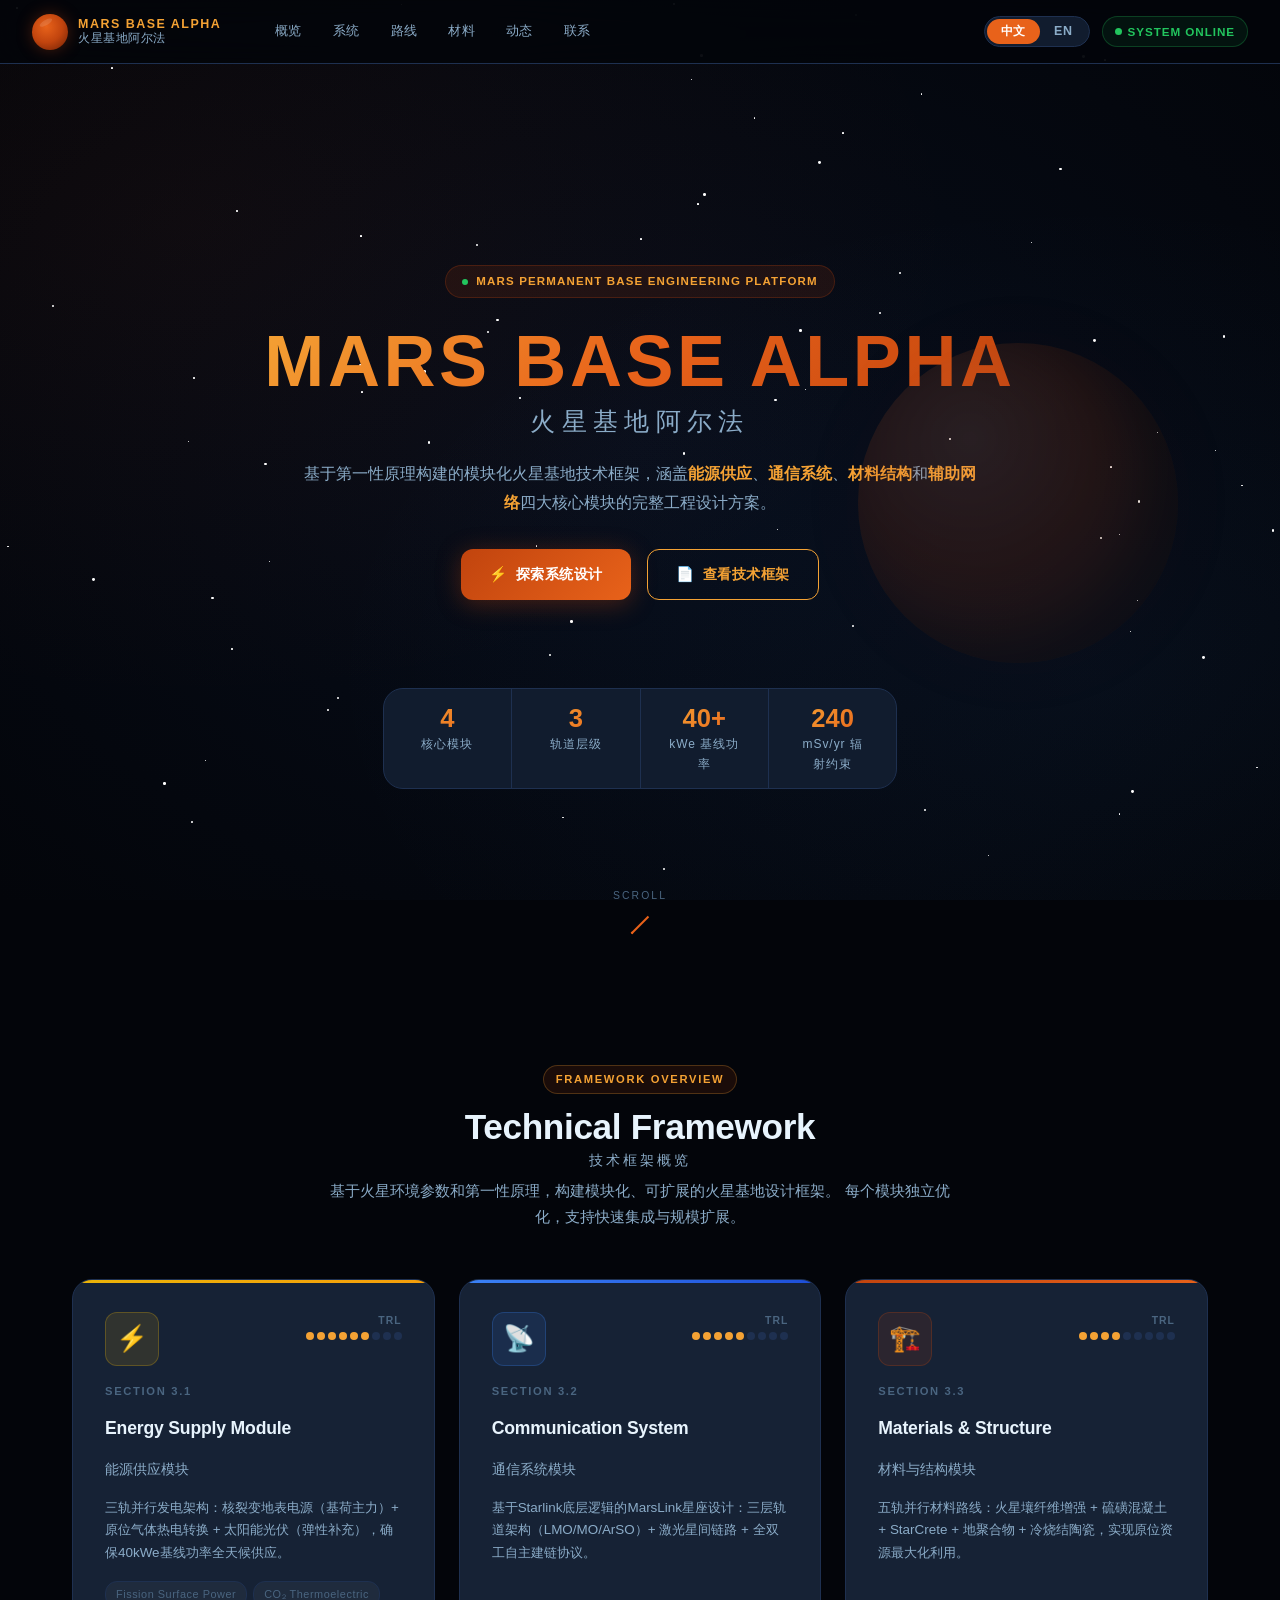
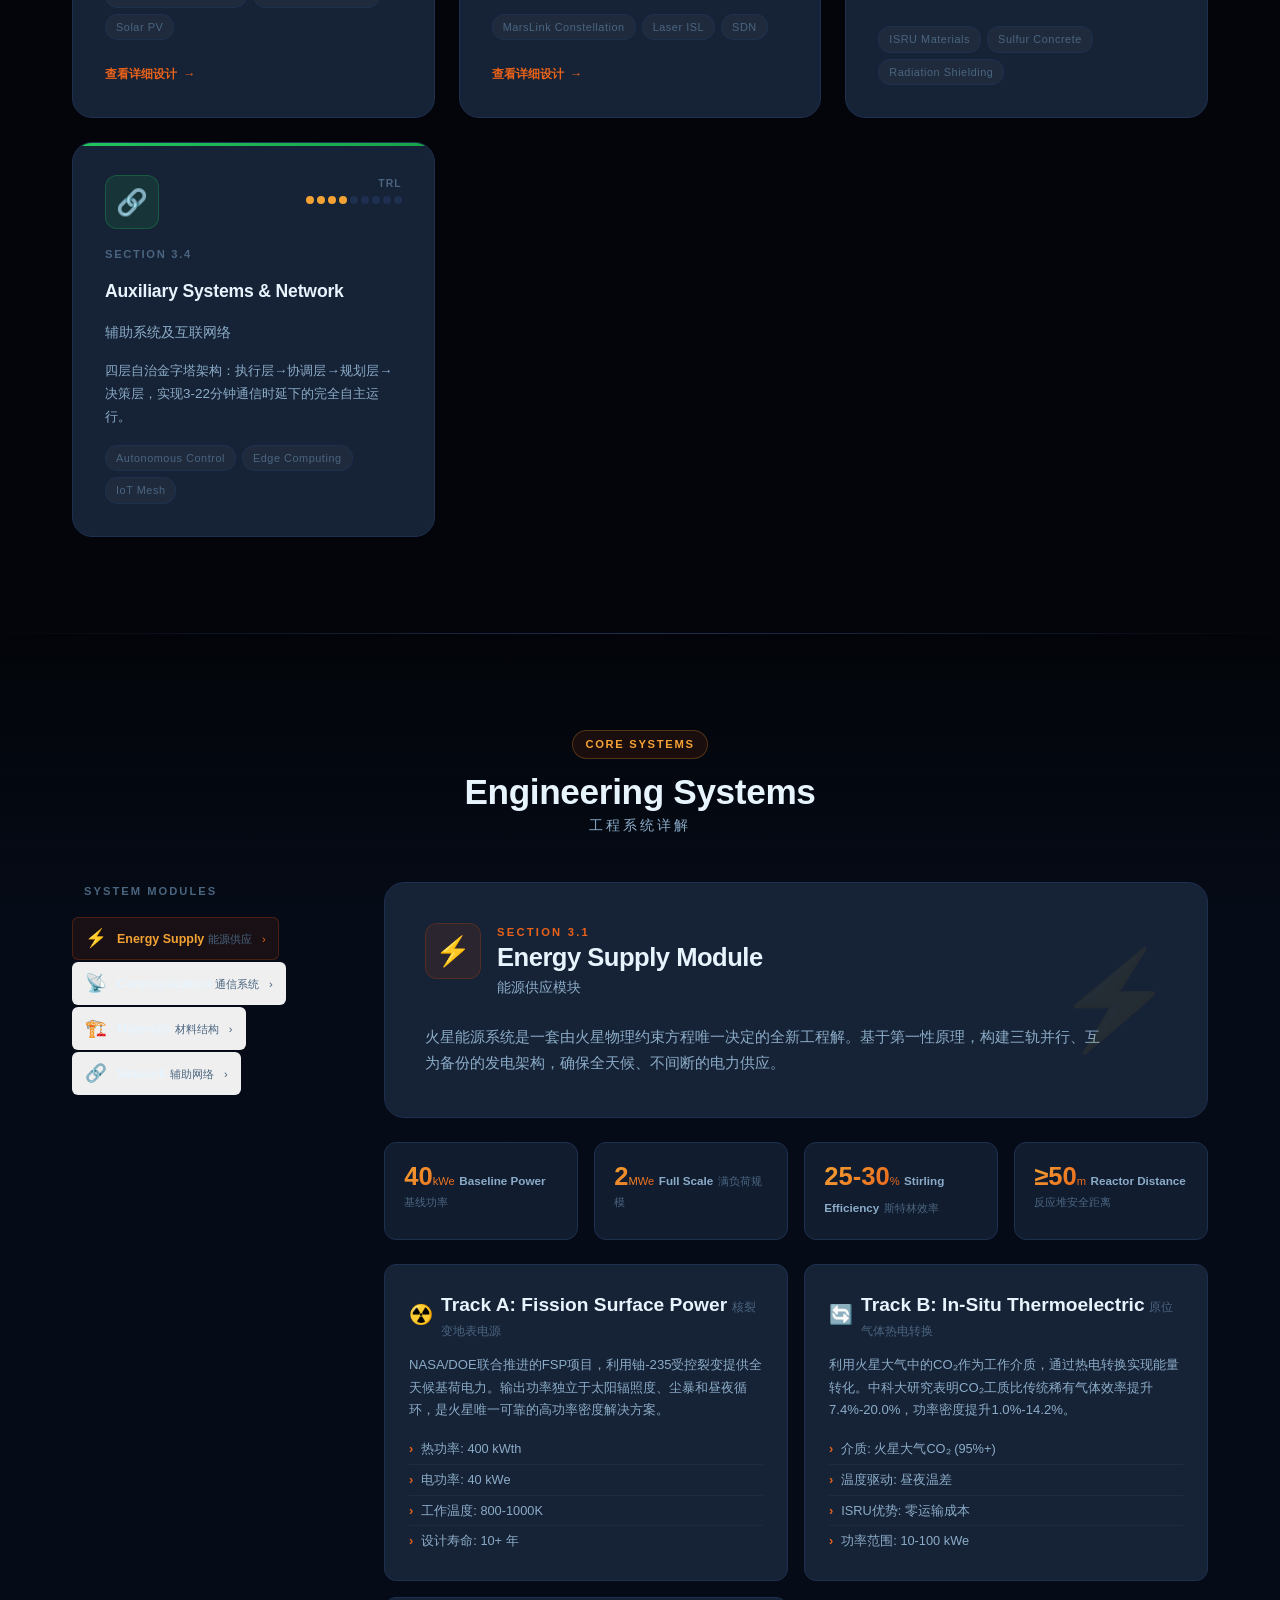
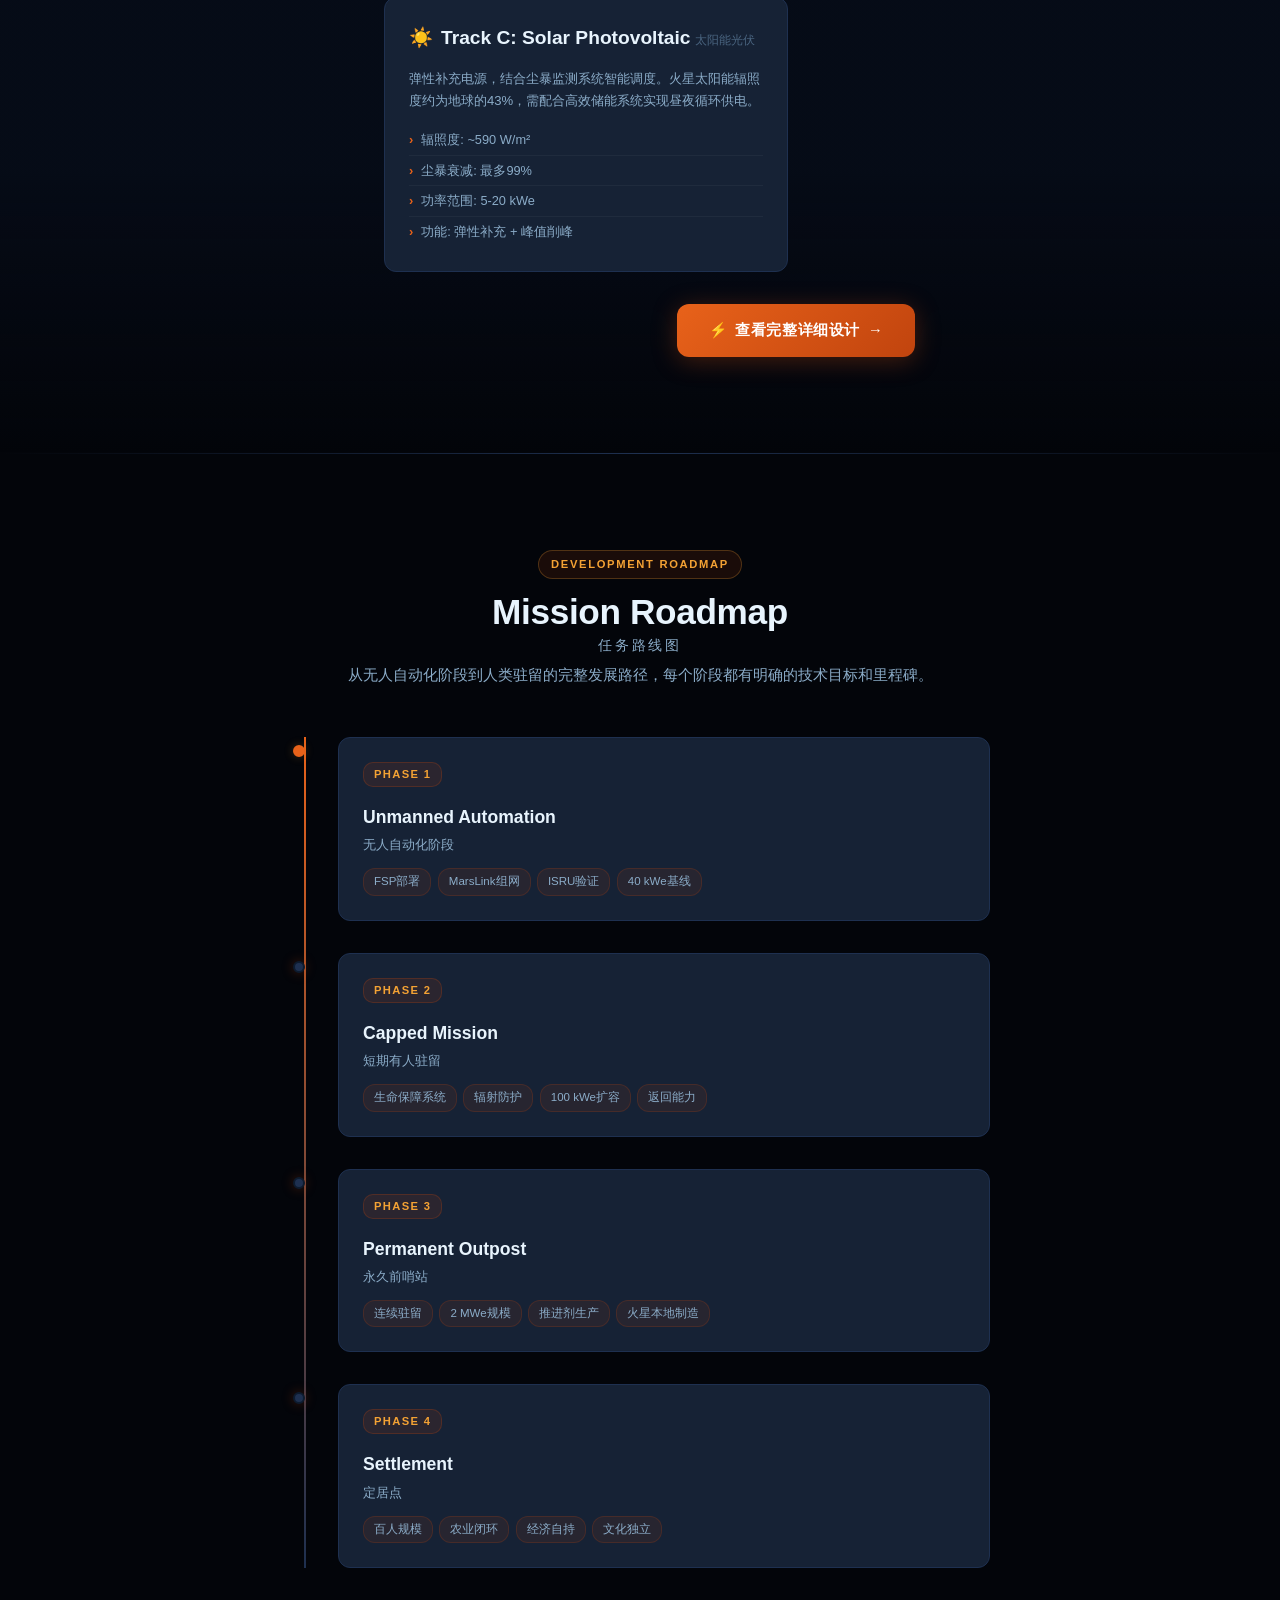
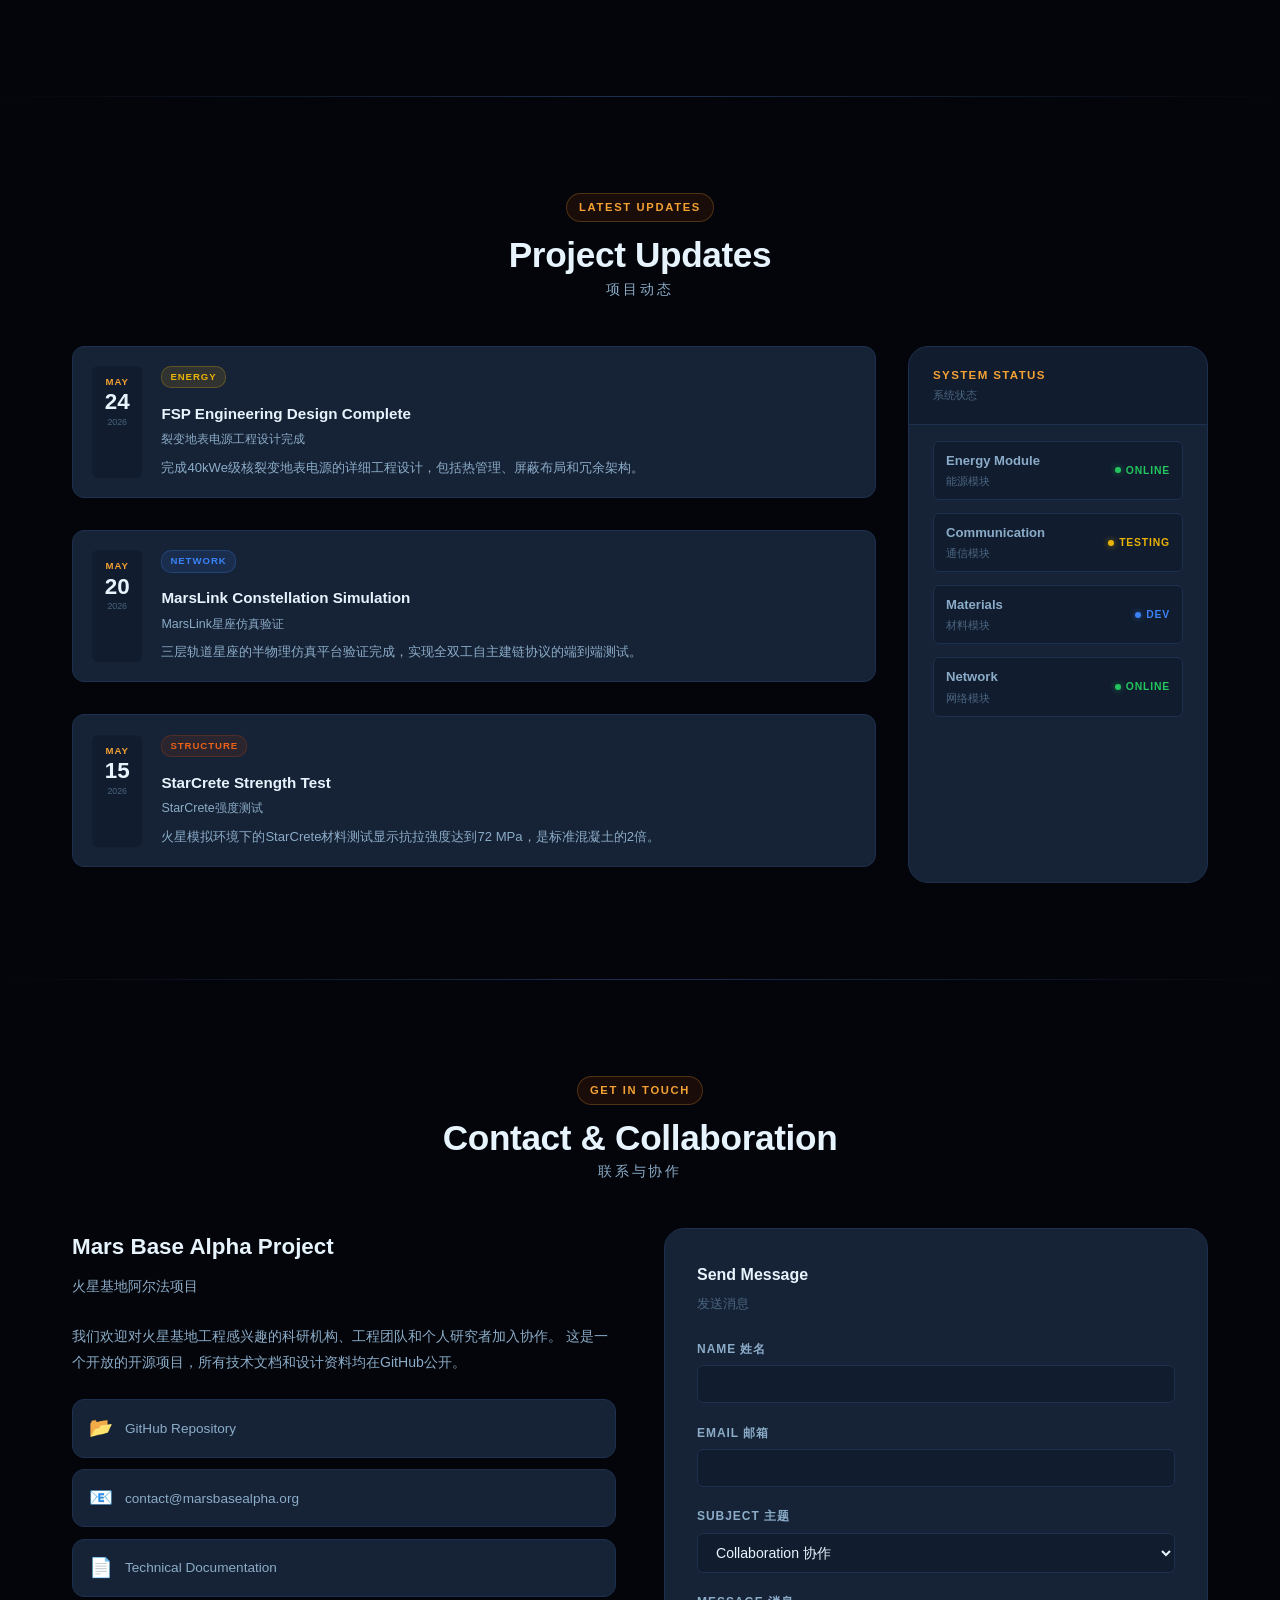
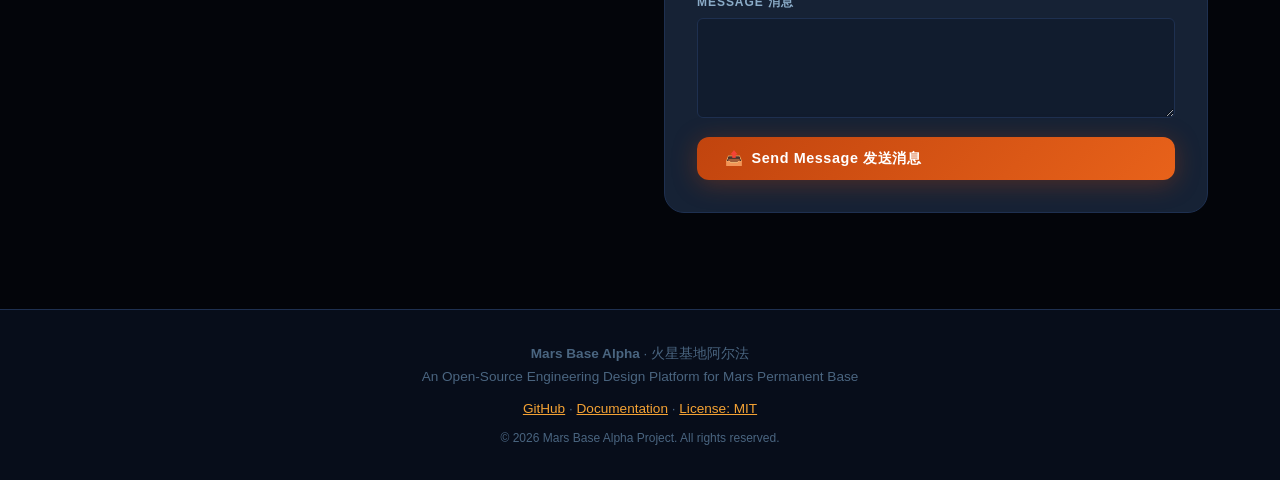
<file: index.html>
﻿
            <div style="text-align:center;margin-top:1.5rem;">
              <a href="materials.html" class="btn-detail" style="display:inline-flex;align-items:center;gap:8px;padding:10px 28px;background:rgba(193,68,14,0.12);border:1px solid rgba(193,68,14,0.4);border-radius:30px;color:#f4a234;font-size:0.85rem;font-weight:600;text-decoration:none;transition:all 0.3s;">
                <span class="zh">查看完整详细设计 →</span><span class="en">View Full Detailed Design →</span>
              </a>
            </div><!DOCTYPE html>
<html lang="zh-CN">
<head>
  <meta charset="UTF-8" />
  <meta name="viewport" content="width=device-width, initial-scale=1.0" />
  <title>Mars Base Alpha · 火星基地阿尔法 | Engineering Design Platform</title>
  <meta name="description" content="火星永久基地工程设计平台 | Mars Permanent Base Engineering Design Platform — Energy · Structure · Auxiliary Systems · Inter-Network" />
  
  <!-- Accessibility & SEO -->
  <meta name="theme-color" content="#c1440e" />
  <link rel="canonical" href="https://eugenewang126-afk.github.io/eugene-WANG/" />
  
  <!-- Styles -->
  <link rel="stylesheet" href="css/styles.css" />
  <link rel="stylesheet" href="css/responsive.css" />
  
  <!-- Open Graph -->
  <meta property="og:title" content="Mars Base Alpha · 火星基地阿尔法" />
  <meta property="og:description" content="火星永久基地工程设计平台 — 基于第一性原理的模块化技术框架" />
  <meta property="og:type" content="website" />
  <meta property="og:locale" content="zh_CN" />
</head>
<body>
  <!-- Skip Link for Accessibility -->
  <a href="#main-content" class="skip-link">跳转到主要内容</a>
  
  <!-- Stars Background Layer -->
  <div class="stars-layer" aria-hidden="true" id="stars-container"></div>
  
  <!-- Navigation -->
  <header>
    <nav id="navbar" role="navigation" aria-label="主导航">
      <a href="#" class="nav-logo" aria-label="Mars Base Alpha 首页">
        <div class="nav-logo-icon" aria-hidden="true"></div>
        <div class="nav-logo-text">
          <span class="nav-logo-en">Mars Base Alpha</span>
          <span class="nav-logo-zh">火星基地阿尔法</span>
        </div>
      </a>
      
      <div class="nav-links" role="menubar">
        <a href="#overview" class="nav-link active" role="menuitem">概览</a>
        <a href="#systems" class="nav-link" role="menuitem">系统</a>
        <a href="#roadmap" class="nav-link" role="menuitem">路线</a>
        <a href="#materials" class="nav-link" role="menuitem">材料</a>
        <a href="#updates" class="nav-link" role="menuitem">动态</a>
        <a href="#contact" class="nav-link" role="menuitem">联系</a>
      </div>
      
      <div class="nav-right">
        <div class="lang-toggle" role="group" aria-label="语言切换">
          <button class="lang-btn active" data-lang="zh" aria-pressed="true">中文</button>
          <button class="lang-btn" data-lang="en" aria-pressed="false">EN</button>
        </div>
        <div class="sys-status" role="status" aria-live="polite">
          <span class="status-dot" aria-hidden="true"></span>
          <span>SYSTEM ONLINE</span>
        </div>
      </div>
      
      <button class="mobile-menu-btn" aria-label="打开菜单" aria-expanded="false" aria-controls="mobile-menu">
        ☰
      </button>
    </nav>
  </header>
  
  <!-- Main Content -->
  <main id="main-content">
    
    <!-- Hero Section -->
    <section id="hero" aria-labelledby="hero-title">
      <div class="hero-mars-planet" aria-hidden="true"></div>
      
      <div class="hero-badge">
        <span class="hero-badge-dot" aria-hidden="true"></span>
        <span>Mars Permanent Base Engineering Platform</span>
      </div>
      
      <h1 id="hero-title" class="hero-title">
        <span class="hero-title-en">Mars Base Alpha</span>
        <span class="hero-title-zh">火星基地阿尔法</span>
      </h1>
      
      <p class="hero-subtitle">
        基于第一性原理构建的模块化火星基地技术框架，涵盖<strong>能源供应</strong>、<strong>通信系统</strong>、<strong>材料结构</strong>和<strong>辅助网络</strong>四大核心模块的完整工程设计方案。
      </p>
      
      <div class="hero-cta-group" role="group" aria-label="主要操作">
        <a href="#systems" class="btn-primary">
          <span aria-hidden="true">⚡</span> 探索系统设计
        </a>
        <a href="#overview" class="btn-secondary">
          <span aria-hidden="true">📄</span> 查看技术框架
        </a>
      </div>
      
      <div class="hero-stats" role="region" aria-label="关键数据">
        <div class="stat-item">
          <span class="stat-value">4</span>
          <span class="stat-label">核心模块</span>
        </div>
        <div class="stat-item">
          <span class="stat-value">3</span>
          <span class="stat-label">轨道层级</span>
        </div>
        <div class="stat-item">
          <span class="stat-value">40+</span>
          <span class="stat-label">kWe 基线功率</span>
        </div>
        <div class="stat-item">
          <span class="stat-value">240</span>
          <span class="stat-label">mSv/yr 辐射约束</span>
        </div>
      </div>
      
      <div class="scroll-hint" aria-hidden="true">
        <span>SCROLL</span>
        <div class="scroll-arrow"></div>
      </div>
    </section>
    
    <!-- Overview Section -->
    <section id="overview" aria-labelledby="overview-title">
      <div class="section-container">
        <header class="section-header">
          <span class="section-tag">Framework Overview</span>
          <h2 id="overview-title" class="section-title">
            <span class="en">Technical Framework</span>
            <span class="zh">技术框架概览</span>
          </h2>
          <p class="section-desc">
            基于火星环境参数和第一性原理，构建模块化、可扩展的火星基地设计框架。
            每个模块独立优化，支持快速集成与规模扩展。
          </p>
        </header>
        
        <div class="module-grid">
          <!-- Energy Module -->
          <a href="energy.html" class="module-card" tabindex="0" style="--card-accent: linear-gradient(90deg, #eab308, #f59e0b); --card-glow: rgba(234, 179, 8, 0.08); text-decoration: none; color: inherit;">
            <div class="module-card-header">
              <div class="module-icon-wrap" style="--icon-bg: rgba(234, 179, 8, 0.12); --icon-border: rgba(234, 179, 8, 0.25);">
                <span aria-hidden="true">⚡</span>
              </div>
              <div class="module-trl">
                <span class="trl-label">TRL</span>
                <div class="trl-bar" aria-label="技术成熟度: 6/9">
                  <span class="trl-dot filled" aria-hidden="true"></span>
                  <span class="trl-dot filled" aria-hidden="true"></span>
                  <span class="trl-dot filled" aria-hidden="true"></span>
                  <span class="trl-dot filled" aria-hidden="true"></span>
                  <span class="trl-dot filled" aria-hidden="true"></span>
                  <span class="trl-dot filled" aria-hidden="true"></span>
                  <span class="trl-dot" aria-hidden="true"></span>
                  <span class="trl-dot" aria-hidden="true"></span>
                  <span class="trl-dot" aria-hidden="true"></span>
                </div>
              </div>
            </div>
            <span class="module-section-id">Section 3.1</span>
            <h3 class="module-title-en">Energy Supply Module</h3>
            <p class="module-title-zh">能源供应模块</p>
            <p class="module-desc">
              三轨并行发电架构：核裂变地表电源（基荷主力）+ 原位气体热电转换 + 太阳能光伏（弹性补充），确保40kWe基线功率全天候供应。
            </p>
            <div class="module-tags">
              <span class="module-tag">Fission Surface Power</span>
              <span class="module-tag">CO₂ Thermoelectric</span>
              <span class="module-tag">Solar PV</span>
            </div>
            <div class="module-arrow">查看详细设计 <span aria-hidden="true">→</span></div>
          </a>
          
          <!-- Communication Module -->
          <a href="communication.html" class="module-card" tabindex="0" style="--card-accent: linear-gradient(90deg, #3b82f6, #1d4ed8); --card-glow: rgba(59, 130, 246, 0.08); text-decoration: none; color: inherit;">
            <div class="module-card-header">
              <div class="module-icon-wrap" style="--icon-bg: rgba(59, 130, 246, 0.12); --icon-border: rgba(59, 130, 246, 0.25);">
                <span aria-hidden="true">📡</span>
              </div>
              <div class="module-trl">
                <span class="trl-label">TRL</span>
                <div class="trl-bar" aria-label="技术成熟度: 5/9">
                  <span class="trl-dot filled" aria-hidden="true"></span>
                  <span class="trl-dot filled" aria-hidden="true"></span>
                  <span class="trl-dot filled" aria-hidden="true"></span>
                  <span class="trl-dot filled" aria-hidden="true"></span>
                  <span class="trl-dot filled" aria-hidden="true"></span>
                  <span class="trl-dot" aria-hidden="true"></span>
                  <span class="trl-dot" aria-hidden="true"></span>
                  <span class="trl-dot" aria-hidden="true"></span>
                  <span class="trl-dot" aria-hidden="true"></span>
                </div>
              </div>
            </div>
            <span class="module-section-id">Section 3.2</span>
            <h3 class="module-title-en">Communication System</h3>
            <p class="module-title-zh">通信系统模块</p>
            <p class="module-desc">
              基于Starlink底层逻辑的MarsLink星座设计：三层轨道架构（LMO/MO/ArSO）+ 激光星间链路 + 全双工自主建链协议。
            </p>
            <div class="module-tags">
              <span class="module-tag">MarsLink Constellation</span>
              <span class="module-tag">Laser ISL</span>
              <span class="module-tag">SDN</span>
            </div>
            <div class="module-arrow">查看详细设计 <span aria-hidden="true">→</span></div>
          </a>
          
          <!-- Materials Module -->
          <a class="module-card" href="materials.html" tabindex="0" style="--card-accent: linear-gradient(90deg, #c1440e, #e8621a); --card-glow: rgba(193, 68, 14, 0.08);">
            <div class="module-card-header">
              <div class="module-icon-wrap" style="--icon-bg: rgba(193, 68, 14, 0.12); --icon-border: rgba(193, 68, 14, 0.25);">
                <span aria-hidden="true">🏗️</span>
              </div>
              <div class="module-trl">
                <span class="trl-label">TRL</span>
                <div class="trl-bar" aria-label="技术成熟度: 4/9">
                  <span class="trl-dot filled" aria-hidden="true"></span>
                  <span class="trl-dot filled" aria-hidden="true"></span>
                  <span class="trl-dot filled" aria-hidden="true"></span>
                  <span class="trl-dot filled" aria-hidden="true"></span>
                  <span class="trl-dot" aria-hidden="true"></span>
                  <span class="trl-dot" aria-hidden="true"></span>
                  <span class="trl-dot" aria-hidden="true"></span>
                  <span class="trl-dot" aria-hidden="true"></span>
                  <span class="trl-dot" aria-hidden="true"></span>
                </div>
              </div>
            </div>
            <span class="module-section-id">Section 3.3</span>
            <h3 class="module-title-en">Materials & Structure</h3>
            <p class="module-title-zh">材料与结构模块</p>
            <p class="module-desc">
              五轨并行材料路线：火星壤纤维增强 + 硫磺混凝土 + StarCrete + 地聚合物 + 冷烧结陶瓷，实现原位资源最大化利用。
            </p>
            <div class="module-tags">
              <span class="module-tag">ISRU Materials</span>
              <span class="module-tag">Sulfur Concrete</span>
              <span class="module-tag">Radiation Shielding</span>
            </div>
          </a>
          
          <!-- Auxiliary Systems Module -->
          <a href="auxiliary.html" class="module-card" tabindex="0" style="--card-accent: linear-gradient(90deg, #22c55e, #16a34a); --card-glow: rgba(34, 197, 94, 0.08); text-decoration: none; color: inherit;">
            <div class="module-card-header">
              <div class="module-icon-wrap" style="--icon-bg: rgba(34, 197, 94, 0.12); --icon-border: rgba(34, 197, 94, 0.25);">
                <span aria-hidden="true">🔗</span>
              </div>
              <div class="module-trl">
                <span class="trl-label">TRL</span>
                <div class="trl-bar" aria-label="技术成熟度: 4/9">
                  <span class="trl-dot filled" aria-hidden="true"></span>
                  <span class="trl-dot filled" aria-hidden="true"></span>
                  <span class="trl-dot filled" aria-hidden="true"></span>
                  <span class="trl-dot filled" aria-hidden="true"></span>
                  <span class="trl-dot" aria-hidden="true"></span>
                  <span class="trl-dot" aria-hidden="true"></span>
                  <span class="trl-dot" aria-hidden="true"></span>
                  <span class="trl-dot" aria-hidden="true"></span>
                  <span class="trl-dot" aria-hidden="true"></span>
                </div>
              </div>
            </div>
            <span class="module-section-id">Section 3.4</span>
            <h3 class="module-title-en">Auxiliary Systems & Network</h3>
            <p class="module-title-zh">辅助系统及互联网络</p>
            <p class="module-desc">
              四层自治金字塔架构：执行层→协调层→规划层→决策层，实现3-22分钟通信时延下的完全自主运行。
            </p>
            <div class="module-tags">
              <span class="module-tag">Autonomous Control</span>
              <span class="module-tag">Edge Computing</span>
              <span class="module-tag">IoT Mesh</span>
            </div>
          </a>
        </div>
      </div>
    </section>
    
    <hr class="section-divider" aria-hidden="true" />
    
    <!-- Systems Section -->
    <section id="systems" aria-labelledby="systems-title">
      <div class="section-container">
        <header class="section-header">
          <span class="section-tag">Core Systems</span>
          <h2 id="systems-title" class="section-title">
            <span class="en">Engineering Systems</span>
            <span class="zh">工程系统详解</span>
          </h2>
        </header>
        
        <div class="systems-layout">
          <!-- Systems Navigation -->
          <nav class="systems-nav" aria-label="系统导航">
            <h3 class="sys-nav-title">SYSTEM MODULES</h3>
            <button class="sys-nav-item active" data-panel="energy" aria-current="true">
              <span class="sys-nav-icon" aria-hidden="true">⚡</span>
              <div class="sys-nav-text">
                <span class="sys-nav-name-en">Energy Supply</span>
                <span class="sys-nav-name-zh">能源供应</span>
              </div>
              <span class="sys-panel-arrow" aria-hidden="true">›</span>
            </button>
            <button class="sys-nav-item" data-panel="communication">
              <span class="sys-nav-icon" aria-hidden="true">📡</span>
              <div class="sys-nav-text">
                <span class="sys-nav-name-en">Communication</span>
                <span class="sys-nav-name-zh">通信系统</span>
              </div>
              <span class="sys-panel-arrow" aria-hidden="true">›</span>
            </button>
            <button class="sys-nav-item" data-panel="materials">
              <span class="sys-nav-icon" aria-hidden="true">🏗️</span>
              <div class="sys-nav-text">
                <span class="sys-nav-name-en">Materials</span>
                <span class="sys-nav-name-zh">材料结构</span>
              </div>
              <span class="sys-panel-arrow" aria-hidden="true">›</span>
            </button>
            <button class="sys-nav-item" data-panel="network">
              <span class="sys-nav-icon" aria-hidden="true">🔗</span>
              <div class="sys-nav-text">
                <span class="sys-nav-name-en">Network</span>
                <span class="sys-nav-name-zh">辅助网络</span>
              </div>
              <span class="sys-panel-arrow" aria-hidden="true">›</span>
            </button>
          </nav>
          
          <!-- Systems Content -->
          <div class="sys-content-area">
            
            <!-- Energy Panel -->
            <article id="panel-energy" class="sys-panel active" aria-labelledby="panel-energy-title">
              <div class="sys-panel-hero" data-icon="⚡">
                <div class="sys-panel-title-row">
                  <div class="sys-panel-icon" aria-hidden="true">⚡</div>
                  <div class="sys-panel-title-text">
                    <span class="panel-section">Section 3.1</span>
                    <h2 id="panel-energy-title">Energy Supply Module</h2>
                    <p class="panel-zh">能源供应模块</p>
                  </div>
                </div>
                <p class="sys-panel-desc">
                  火星能源系统是一套由火星物理约束方程唯一决定的全新工程解。基于第一性原理，构建三轨并行、互为备份的发电架构，确保全天候、不间断的电力供应。
                </p>
              </div>
              
              <div class="metrics-strip" role="region" aria-label="关键指标">
                <div class="metric-card">
                  <span class="metric-value">40<span class="metric-unit">kWe</span></span>
                  <span class="metric-label-en">Baseline Power</span>
                  <span class="metric-label-zh">基线功率</span>
                </div>
                <div class="metric-card">
                  <span class="metric-value">2<span class="metric-unit">MWe</span></span>
                  <span class="metric-label-en">Full Scale</span>
                  <span class="metric-label-zh">满负荷规模</span>
                </div>
                <div class="metric-card">
                  <span class="metric-value">25-30<span class="metric-unit">%</span></span>
                  <span class="metric-label-en">Stirling Efficiency</span>
                  <span class="metric-label-zh">斯特林效率</span>
                </div>
                <div class="metric-card">
                  <span class="metric-value">≥50<span class="metric-unit">m</span></span>
                  <span class="metric-label-en">Reactor Distance</span>
                  <span class="metric-label-zh">反应堆安全距离</span>
                </div>
              </div>
              
              <div class="sub-cards">
                <article class="sub-card">
                  <div class="sub-card-title">
                    <span aria-hidden="true">☢️</span>
                    <div class="sub-card-title-text">
                      <span class="en">Track A: Fission Surface Power</span>
                      <span class="zh">核裂变地表电源</span>
                    </div>
                  </div>
                  <p class="sub-card-body">
                    NASA/DOE联合推进的FSP项目，利用铀-235受控裂变提供全天候基荷电力。输出功率独立于太阳辐照度、尘暴和昼夜循环，是火星唯一可靠的高功率密度解决方案。
                  </p>
                  <ul class="sub-card-list">
                    <li>热功率: 400 kWth</li>
                    <li>电功率: 40 kWe</li>
                    <li>工作温度: 800-1000K</li>
                    <li>设计寿命: 10+ 年</li>
                  </ul>
                </article>
                
                <article class="sub-card">
                  <div class="sub-card-title">
                    <span aria-hidden="true">🔄</span>
                    <div class="sub-card-title-text">
                      <span class="en">Track B: In-Situ Thermoelectric</span>
                      <span class="zh">原位气体热电转换</span>
                    </div>
                  </div>
                  <p class="sub-card-body">
                    利用火星大气中的CO₂作为工作介质，通过热电转换实现能量转化。中科大研究表明CO₂工质比传统稀有气体效率提升7.4%-20.0%，功率密度提升1.0%-14.2%。
                  </p>
                  <ul class="sub-card-list">
                    <li>介质: 火星大气CO₂ (95%+)</li>
                    <li>温度驱动: 昼夜温差</li>
                    <li>ISRU优势: 零运输成本</li>
                    <li>功率范围: 10-100 kWe</li>
                  </ul>
                </article>
                
                <article class="sub-card">
                  <div class="sub-card-title">
                    <span aria-hidden="true">☀️</span>
                    <div class="sub-card-title-text">
                      <span class="en">Track C: Solar Photovoltaic</span>
                      <span class="zh">太阳能光伏</span>
                    </div>
                  </div>
                  <p class="sub-card-body">
                    弹性补充电源，结合尘暴监测系统智能调度。火星太阳能辐照度约为地球的43%，需配合高效储能系统实现昼夜循环供电。
                  </p>
                  <ul class="sub-card-list">
                    <li>辐照度: ~590 W/m²</li>
                    <li>尘暴衰减: 最多99%</li>
                    <li>功率范围: 5-20 kWe</li>
                    <li>功能: 弹性补充 + 峰值削峰</li>
                  </ul>
                </article>
              </div>
              <div style="text-align: center; margin-top: 2rem;">
                <a href="energy.html" class="btn-primary" style="display: inline-flex; align-items: center; gap: 8px; padding: 14px 32px; background: linear-gradient(135deg, var(--mars-orange), var(--mars-red)); color: white; border: none; border-radius: var(--radius-md); font-size: 0.92rem; font-weight: 700; cursor: pointer; text-decoration: none; letter-spacing: 0.04em; box-shadow: 0 4px 24px var(--glow-red); transition: all 0.3s cubic-bezier(0.4,0,0.2,1);">
                  <span aria-hidden="true">⚡</span> 查看完整详细设计 <span aria-hidden="true">→</span>
                </a>
              </div>
            </article>
            
            <!-- Communication Panel -->
            <article id="panel-communication" class="sys-panel" aria-labelledby="panel-comm-title" hidden>
              <div class="sys-panel-hero" data-icon="📡">
                <div class="sys-panel-title-row">
                  <div class="sys-panel-icon" aria-hidden="true">📡</div>
                  <div class="sys-panel-title-text">
                    <span class="panel-section">Section 3.2</span>
                    <h2 id="panel-comm-title">Communication System</h2>
                    <p class="panel-zh">通信系统模块</p>
                  </div>
                </div>
                <p class="sys-panel-desc">
                  基于Starlink技术底层逻辑的MarsLink星座设计，重新定义火星空间网络的工程范式。大规模部署摊薄成本、激光星间链路消灭地面基站依赖、SDN软件定义网络实现动态自愈。
                </p>
              </div>
              
              <div class="metrics-strip">
                <div class="metric-card">
                  <span class="metric-value">3<span class="metric-unit">层</span></span>
                  <span class="metric-label-en">Orbit Shells</span>
                  <span class="metric-label-zh">轨道层级</span>
                </div>
                <div class="metric-card">
                  <span class="metric-value">17,032<span class="metric-unit">km</span></span>
                  <span class="metric-label-en">AreoStationary</span>
                  <span class="metric-label-zh">火星静止轨道</span>
                </div>
                <div class="metric-card">
                  <span class="metric-value">3-22<span class="metric-unit">min</span></span>
                  <span class="metric-label-en">Earth-Mars Delay</span>
                  <span class="metric-label-zh">地火时延</span>
                </div>
                <div class="metric-card">
                  <span class="metric-value">112-128<span class="metric-unit">min</span></span>
                  <span class="metric-label-en">LMO Period</span>
                  <span class="metric-label-zh">低轨周期</span>
                </div>
              </div>
              
              <div class="sub-cards">
                <article class="sub-card">
                  <div class="sub-card-title">
                    <span aria-hidden="true">🛰️</span>
                    <div class="sub-card-title-text">
                      <span class="en">Shell-3: AreoStationary (ArSO)</span>
                      <span class="zh">火星静止轨道层</span>
                    </div>
                  </div>
                  <p class="sub-card-body">
                    轨道高度17,032km，3颗卫星均匀分布实现全球覆盖。主要功能：地火激光通信中继 + 全球广播。
                  </p>
                </article>
                
                <article class="sub-card">
                  <div class="sub-card-title">
                    <span aria-hidden="true">🔗</span>
                    <div class="sub-card-title-text">
                      <span class="en">Laser Inter-Satellite Links</span>
                      <span class="zh">激光星间链路</span>
                    </div>
                  </div>
                  <p class="sub-card-body">
                    消灭地面基站依赖，实现卫星间的直接高速通信。在火星无GPS基础设施的环境下，构建完全自主的空间网络骨干。
                  </p>
                </article>
                
                <article class="sub-card">
                  <div class="sub-card-title">
                    <span aria-hidden="true">🌐</span>
                    <div class="sub-card-title-text">
                      <span class="en">SDN Self-Healing Network</span>
                      <span class="zh">SDN自愈网络</span>
                    </div>
                  </div>
                  <p class="sub-card-body">
                    软件定义网络实现动态路由、故障自愈。适应火星环境的不确定性（尘暴遮挡、节点失效），确保通信链路鲁棒性。
                  </p>
                </article>
              </div>
              <div style="text-align: center; margin-top: 2rem;">
                <a href="communication.html" class="btn-primary" style="display: inline-flex; align-items: center; gap: 8px; padding: 14px 32px; background: linear-gradient(135deg, var(--comm-blue, #3b82f6), var(--comm-indigo, #1d4ed8)); color: white; border: none; border-radius: var(--radius-md); font-size: 0.92rem; font-weight: 700; cursor: pointer; text-decoration: none; letter-spacing: 0.04em; box-shadow: 0 4px 24px var(--glow-blue, rgba(59,130,246,0.35)); transition: all 0.3s cubic-bezier(0.4,0,0.2,1);">
                  <span aria-hidden="true">📡</span> 查看完整详细设计 <span aria-hidden="true">→</span>
                </a>
              </div>
            </article>
            
            <!-- Materials Panel -->
            <article id="panel-materials" class="sys-panel" aria-labelledby="panel-mat-title" hidden>
              <div class="sys-panel-hero" data-icon="🏗️">
                <div class="sys-panel-title-row">
                  <div class="sys-panel-icon" aria-hidden="true">🏗️</div>
                  <div class="sys-panel-title-text">
                    <span class="panel-section">Section 3.3</span>
                    <h2 id="panel-mat-title">Materials & Structure</h2>
                    <p class="panel-zh">材料与结构模块</p>
                  </div>
                </div>
                <p class="sys-panel-desc">
                  火星材料与结构系统由火星物理化学环境方程唯一决定。重力0.38g、大气压610Pa、辐射剂量240mSv/yr和温差>80°C/Sol共同约束下的最优解。
                </p>
              </div>
              
              <div class="metrics-strip">
                <div class="metric-card">
                  <span class="metric-value">0.38<span class="metric-unit">g</span></span>
                  <span class="metric-label-en">Mars Gravity</span>
                  <span class="metric-label-zh">火星重力</span>
                </div>
                <div class="metric-card">
                  <span class="metric-value">610<span class="metric-unit">Pa</span></span>
                  <span class="metric-label-en">Atmospheric Pressure</span>
                  <span class="metric-label-zh">大气压</span>
                </div>
                <div class="metric-card">
                  <span class="metric-value">≥2<span class="metric-unit">m</span></span>
                  <span class="metric-label-en">Regolith Shielding</span>
                  <span class="metric-label-zh">壤屏蔽厚度</span>
                </div>
                <div class="metric-card">
                  <span class="metric-value">>80<span class="metric-unit">°C</span></span>
                  <span class="metric-label-en">Daily Temperature Range</span>
                  <span class="metric-label-zh">昼夜温差</span>
                </div>
              </div>
              
              <div class="sub-cards">
                <article class="sub-card">
                  <div class="sub-card-title">
                    <span aria-hidden="true">🧱</span>
                    <div class="sub-card-title-text">
                      <span class="en">Track M1: Regolith Fiber</span>
                      <span class="zh">火星壤纤维增强</span>
                    </div>
                  </div>
                  <p class="sub-card-body">利用火星壤中的硅酸盐矿物制造纤维增强材料，提升结构强度。</p>
                </article>
                
                <article class="sub-card">
                  <div class="sub-card-title">
                    <span aria-hidden="true">🟡</span>
                    <div class="sub-card-title-text">
                      <span class="en">Track M2: Sulfur Concrete</span>
                      <span class="zh">硫磺混凝土</span>
                    </div>
                  </div>
                  <p class="sub-card-body">利用火星大气中的硫元素，制造无水混凝土，适应火星干旱环境。</p>
                </article>
                
                <article class="sub-card">
                  <div class="sub-card-title">
                    <span aria-hidden="true">🥔</span>
                    <div class="sub-card-title-text">
                      <span class="en">Track M3: StarCrete</span>
                      <span class="zh">StarCrete辅助胶结</span>
                    </div>
                  </div>
                  <p class="sub-card-body">基于淀粉粘合剂的火星混凝土方案，强度是普通混凝土的2倍。</p>
                </article>
              </div>
            </article>
            
            <!-- Network Panel -->
            <article id="panel-network" class="sys-panel" aria-labelledby="panel-net-title" hidden>
              <div class="sys-panel-hero" data-icon="🔗">
                <div class="sys-panel-title-row">
                  <div class="sys-panel-icon" aria-hidden="true">🔗</div>
                  <div class="sys-panel-title-text">
                    <span class="panel-section">Section 3.4</span>
                    <h2 id="panel-net-title">Auxiliary Systems & Network</h2>
                    <p class="panel-zh">辅助系统及互联网络</p>
                  </div>
                </div>
                <p class="sys-panel-desc">
                  四层自治金字塔架构：执行层→协调层→规划层→决策层。在通信时延3-22分钟、无GPS基础设施、GCR辐射持续轰击、能源极度有限四重边界下，实现完全自主感知、自主决策、自主执行。
                </p>
              </div>
              
              <div class="metrics-strip">
                <div class="metric-card">
                  <span class="metric-value">4<span class="metric-unit">层</span></span>
                  <span class="metric-label-en">Autonomy Layers</span>
                  <span class="metric-label-zh">自治层级</span>
                </div>
                <div class="metric-card">
                  <span class="metric-value">ms-s<span class="metric-unit"></span></span>
                  <span class="metric-label-en">Response Time</span>
                  <span class="metric-label-zh">响应时间</span>
                </div>
                <div class="metric-card">
                  <span class="metric-value">100<span class="metric-unit">%</span></span>
                  <span class="metric-label-en">Autonomous Rate</span>
                  <span class="metric-label-zh">自主率</span>
                </div>
                <div class="metric-card">
                  <span class="metric-value">Edge<span class="metric-unit"></span></span>
                  <span class="metric-label-en">Computing Model</span>
                  <span class="metric-label-zh">计算模型</span>
                </div>
              </div>
              
              <div class="sub-cards">
                <article class="sub-card">
                  <div class="sub-card-title">
                    <span aria-hidden="true">⚙️</span>
                    <div class="sub-card-title-text">
                      <span class="en">Layer 1: Execution</span>
                      <span class="zh">执行层</span>
                    </div>
                  </div>
                  <p class="sub-card-body">传感器、执行器、控制器。毫秒级响应，确定性执行。</p>
                </article>
                
                <article class="sub-card">
                  <div class="sub-card-title">
                    <span aria-hidden="true">🔄</span>
                    <div class="sub-card-title-text">
                      <span class="en">Layer 2: Coordination</span>
                      <span class="zh">协调层</span>
                    </div>
                  </div>
                  <p class="sub-card-body">子系统协调、资源调度。秒级响应，优化分配。</p>
                </article>
                
                <article class="sub-card">
                  <div class="sub-card-title">
                    <span aria-hidden="true">📊</span>
                    <div class="sub-card-title-text">
                      <span class="en">Layer 3: Planning</span>
                      <span class="zh">规划层</span>
                    </div>
                  </div>
                  <p class="sub-card-body">任务规划、路径优化。分钟级响应，AI辅助决策。</p>
                </article>
                
                <article class="sub-card">
                  <div class="sub-card-title">
                    <span aria-hidden="true">🧠</span>
                    <div class="sub-card-title-text">
                      <span class="en">Layer 4: Decision</span>
                      <span class="zh">决策层</span>
                    </div>
                  </div>
                  <p class="sub-card-body">战略决策、异常处理。小时级响应，人机协同。</p>
                </article>
              </div>
            </article>
            
          </div>
        </div>
      </div>
    </section>
    
    <hr class="section-divider" aria-hidden="true" />
    
    <!-- Roadmap Section -->
    <section id="roadmap" aria-labelledby="roadmap-title">
      <div class="section-container">
        <header class="section-header">
          <span class="section-tag">Development Roadmap</span>
          <h2 id="roadmap-title" class="section-title">
            <span class="en">Mission Roadmap</span>
            <span class="zh">任务路线图</span>
          </h2>
          <p class="section-desc">
            从无人自动化阶段到人类驻留的完整发展路径，每个阶段都有明确的技术目标和里程碑。
          </p>
        </header>
        
        <div class="timeline" role="list">
          <article class="timeline-item" role="listitem">
            <div class="timeline-dot active" aria-hidden="true"></div>
            <div class="timeline-card">
              <span class="timeline-phase">Phase 1</span>
              <h3 class="timeline-title">Unmanned Automation</h3>
              <p class="timeline-title-zh">无人自动化阶段</p>
              <div class="timeline-items">
                <span class="timeline-chip">FSP部署</span>
                <span class="timeline-chip">MarsLink组网</span>
                <span class="timeline-chip">ISRU验证</span>
                <span class="timeline-chip">40 kWe基线</span>
              </div>
            </div>
          </article>
          
          <article class="timeline-item" role="listitem">
            <div class="timeline-dot" aria-hidden="true"></div>
            <div class="timeline-card">
              <span class="timeline-phase">Phase 2</span>
              <h3 class="timeline-title">Capped Mission</h3>
              <p class="timeline-title-zh">短期有人驻留</p>
              <div class="timeline-items">
                <span class="timeline-chip">生命保障系统</span>
                <span class="timeline-chip">辐射防护</span>
                <span class="timeline-chip">100 kWe扩容</span>
                <span class="timeline-chip">返回能力</span>
              </div>
            </div>
          </article>
          
          <article class="timeline-item" role="listitem">
            <div class="timeline-dot" aria-hidden="true"></div>
            <div class="timeline-card">
              <span class="timeline-phase">Phase 3</span>
              <h3 class="timeline-title">Permanent Outpost</h3>
              <p class="timeline-title-zh">永久前哨站</p>
              <div class="timeline-items">
                <span class="timeline-chip">连续驻留</span>
                <span class="timeline-chip">2 MWe规模</span>
                <span class="timeline-chip">推进剂生产</span>
                <span class="timeline-chip">火星本地制造</span>
              </div>
            </div>
          </article>
          
          <article class="timeline-item" role="listitem">
            <div class="timeline-dot" aria-hidden="true"></div>
            <div class="timeline-card">
              <span class="timeline-phase">Phase 4</span>
              <h3 class="timeline-title">Settlement</h3>
              <p class="timeline-title-zh">定居点</p>
              <div class="timeline-items">
                <span class="timeline-chip">百人规模</span>
                <span class="timeline-chip">农业闭环</span>
                <span class="timeline-chip">经济自持</span>
                <span class="timeline-chip">文化独立</span>
              </div>
            </div>
          </article>
        </div>
      </div>
    </section>
    
    <hr class="section-divider" aria-hidden="true" />
    
    <!-- Updates Section -->
    <section id="updates" aria-labelledby="updates-title">
      <div class="section-container">
        <header class="section-header">
          <span class="section-tag">Latest Updates</span>
          <h2 id="updates-title" class="section-title">
            <span class="en">Project Updates</span>
            <span class="zh">项目动态</span>
          </h2>
        </header>
        
        <div class="updates-grid">
          <div class="update-feed" role="feed" aria-labelledby="updates-title">
            <article class="update-card" role="article">
              <div class="update-date">
                <span class="update-month">MAY</span>
                <span class="update-day">24</span>
                <span class="update-year">2026</span>
              </div>
              <div class="update-content">
                <span class="update-category cat-energy">ENERGY</span>
                <h3 class="update-title-en">FSP Engineering Design Complete</h3>
                <p class="update-title-zh">裂变地表电源工程设计完成</p>
                <p class="update-summary">完成40kWe级核裂变地表电源的详细工程设计，包括热管理、屏蔽布局和冗余架构。</p>
              </div>
            </article>
            
            <article class="update-card" role="article">
              <div class="update-date">
                <span class="update-month">MAY</span>
                <span class="update-day">20</span>
                <span class="update-year">2026</span>
              </div>
              <div class="update-content">
                <span class="update-category cat-network">NETWORK</span>
                <h3 class="update-title-en">MarsLink Constellation Simulation</h3>
                <p class="update-title-zh">MarsLink星座仿真验证</p>
                <p class="update-summary">三层轨道星座的半物理仿真平台验证完成，实现全双工自主建链协议的端到端测试。</p>
              </div>
            </article>
            
            <article class="update-card" role="article">
              <div class="update-date">
                <span class="update-month">MAY</span>
                <span class="update-day">15</span>
                <span class="update-year">2026</span>
              </div>
              <div class="update-content">
                <span class="update-category cat-structure">STRUCTURE</span>
                <h3 class="update-title-en">StarCrete Strength Test</h3>
                <p class="update-title-zh">StarCrete强度测试</p>
                <p class="update-summary">火星模拟环境下的StarCrete材料测试显示抗拉强度达到72 MPa，是标准混凝土的2倍。</p>
              </div>
            </article>
          </div>
          
          <aside class="sidebar-panel" aria-label="系统状态">
            <div class="sidebar-header">
              <h3 class="sidebar-header-title">SYSTEM STATUS</h3>
              <p class="sidebar-header-zh">系统状态</p>
            </div>
            <div class="sidebar-body">
              <div class="sys-status-list" role="list">
                <div class="sys-status-item" role="listitem">
                  <div>
                    <span class="sys-status-name">Energy Module</span>
                    <span class="sys-status-zh">能源模块</span>
                  </div>
                  <span class="status-badge status-online">
                    <span class="dot" aria-hidden="true"></span> ONLINE
                  </span>
                </div>
                <div class="sys-status-item" role="listitem">
                  <div>
                    <span class="sys-status-name">Communication</span>
                    <span class="sys-status-zh">通信模块</span>
                  </div>
                  <span class="status-badge status-testing">
                    <span class="dot" aria-hidden="true"></span> TESTING
                  </span>
                </div>
                <div class="sys-status-item" role="listitem">
                  <div>
                    <span class="sys-status-name">Materials</span>
                    <span class="sys-status-zh">材料模块</span>
                  </div>
                  <span class="status-badge status-dev">
                    <span class="dot" aria-hidden="true"></span> DEV
                  </span>
                </div>
                <div class="sys-status-item" role="listitem">
                  <div>
                    <span class="sys-status-name">Network</span>
                    <span class="sys-status-zh">网络模块</span>
                  </div>
                  <span class="status-badge status-online">
                    <span class="dot" aria-hidden="true"></span> ONLINE
                  </span>
                </div>
              </div>
            </div>
          </aside>
        </div>
      </div>
    </section>
    
    <hr class="section-divider" aria-hidden="true" />
    
    <!-- Contact Section -->
    <section id="contact" aria-labelledby="contact-title">
      <div class="section-container">
        <header class="section-header">
          <span class="section-tag">Get In Touch</span>
          <h2 id="contact-title" class="section-title">
            <span class="en">Contact & Collaboration</span>
            <span class="zh">联系与协作</span>
          </h2>
        </header>
        
        <div class="contact-grid">
          <div class="contact-info">
            <h3>Mars Base Alpha Project</h3>
            <p class="zh">火星基地阿尔法项目</p>
            <p>
              我们欢迎对火星基地工程感兴趣的科研机构、工程团队和个人研究者加入协作。
              这是一个开放的开源项目，所有技术文档和设计资料均在GitHub公开。
            </p>
            <div class="contact-links">
              <a href="https://github.com/eugenewang126-afk/eugene-WANG" class="contact-link-item">
                <span class="contact-link-icon" aria-hidden="true">📂</span>
                <span>GitHub Repository</span>
              </a>
              <a href="mailto:contact@marsbasealpha.org" class="contact-link-item">
                <span class="contact-link-icon" aria-hidden="true">📧</span>
                <span>contact@marsbasealpha.org</span>
              </a>
              <a href="#" class="contact-link-item">
                <span class="contact-link-icon" aria-hidden="true">📄</span>
                <span>Technical Documentation</span>
              </a>
            </div>
          </div>
          
          <form class="contact-form" action="#" method="post" aria-label="联系表单">
            <h4 class="form-title">Send Message</h4>
            <p class="form-title-zh">发送消息</p>
            
            <div class="form-group">
              <label for="name" class="form-label">Name 姓名</label>
              <input type="text" id="name" name="name" class="form-input" required aria-required="true" />
            </div>
            
            <div class="form-group">
              <label for="email" class="form-label">Email 邮箱</label>
              <input type="email" id="email" name="email" class="form-input" required aria-required="true" />
            </div>
            
            <div class="form-group">
              <label for="subject" class="form-label">Subject 主题</label>
              <select id="subject" name="subject" class="form-select">
                <option value="collaboration">Collaboration 协作</option>
                <option value="technical">Technical Question 技术问题</option>
                <option value="feedback">Feedback 反馈</option>
                <option value="other">Other 其他</option>
              </select>
            </div>
            
            <div class="form-group">
              <label for="message" class="form-label">Message 消息</label>
              <textarea id="message" name="message" class="form-textarea" rows="4" required aria-required="true"></textarea>
            </div>
            
            <button type="submit" class="btn-primary" style="width: 100%;">
              <span aria-hidden="true">📤</span> Send Message 发送消息
            </button>
          </form>
        </div>
      </div>
    </section>
    
  </main>
  
  <!-- Footer -->
  <footer role="contentinfo" style="background: var(--space-deep); border-top: 1px solid var(--space-border); padding: 2rem; text-align: center; color: var(--text-muted); font-size: 0.85rem;">
    <p>
      <strong>Mars Base Alpha</strong> · 火星基地阿尔法
      <br />
      An Open-Source Engineering Design Platform for Mars Permanent Base
    </p>
    <p style="margin-top: 0.5rem;">
      <a href="https://github.com/eugenewang126-afk/eugene-WANG" style="color: var(--mars-amber);">GitHub</a>
      ·
      <a href="#" style="color: var(--mars-amber);">Documentation</a>
      ·
      <a href="#" style="color: var(--mars-amber);">License: MIT</a>
    </p>
    <p style="margin-top: 0.5rem; font-size: 0.75rem;">
      © 2026 Mars Base Alpha Project. All rights reserved.
    </p>
  </footer>
  
  <!-- JavaScript -->
  <script src="js/main.js"></script>
</body>
</html>
</file>
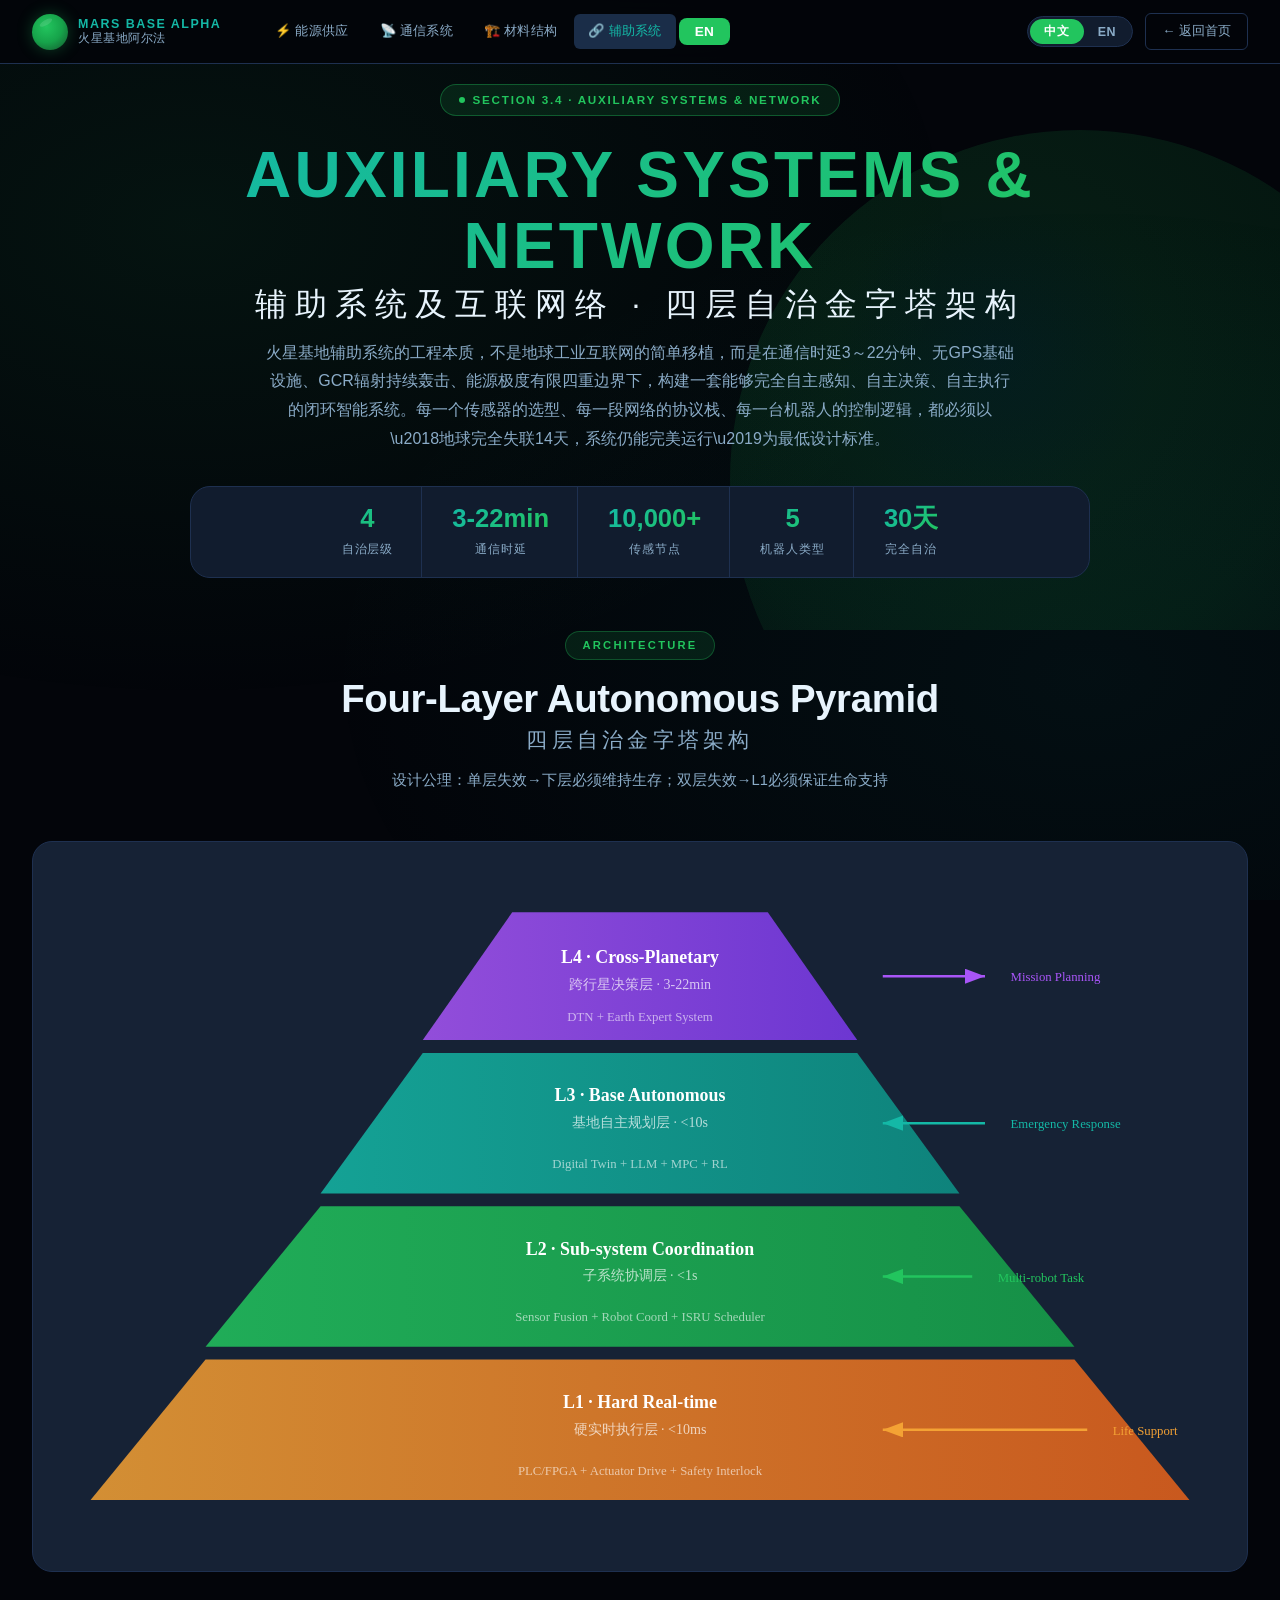
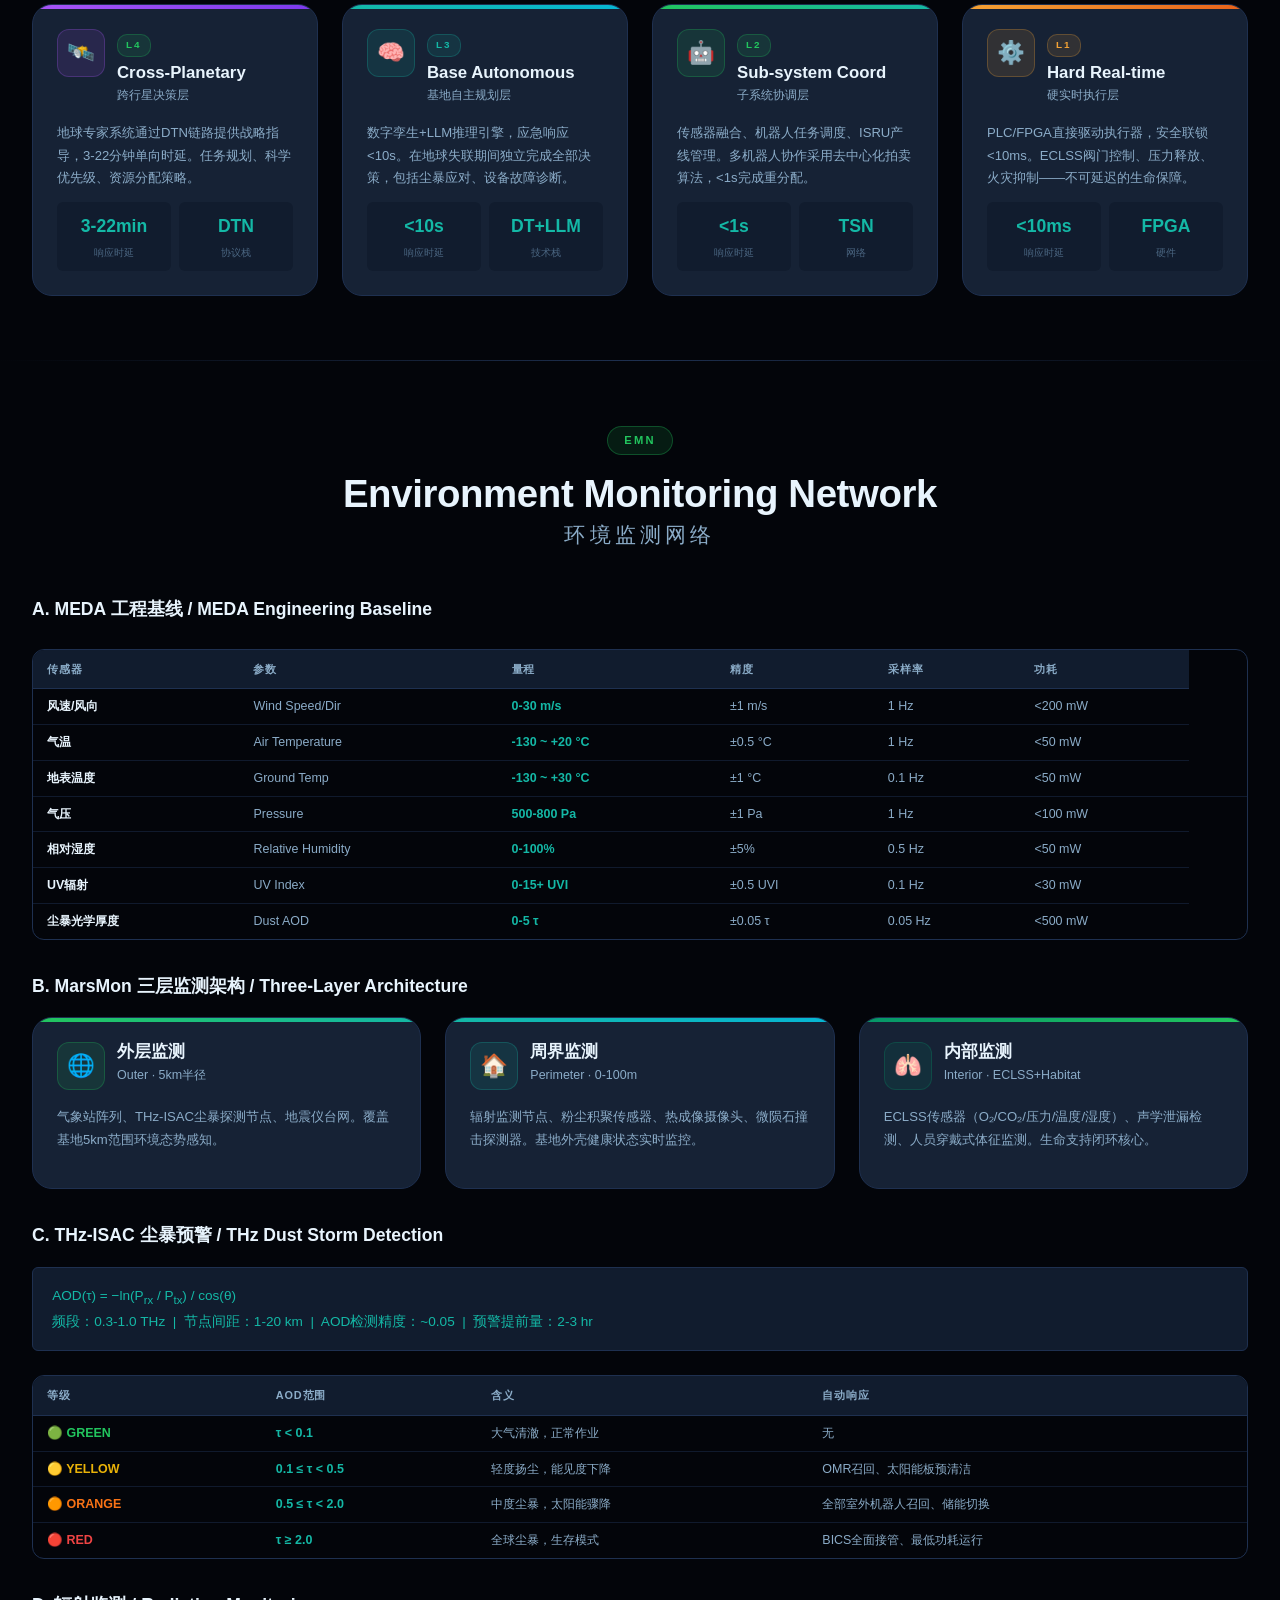
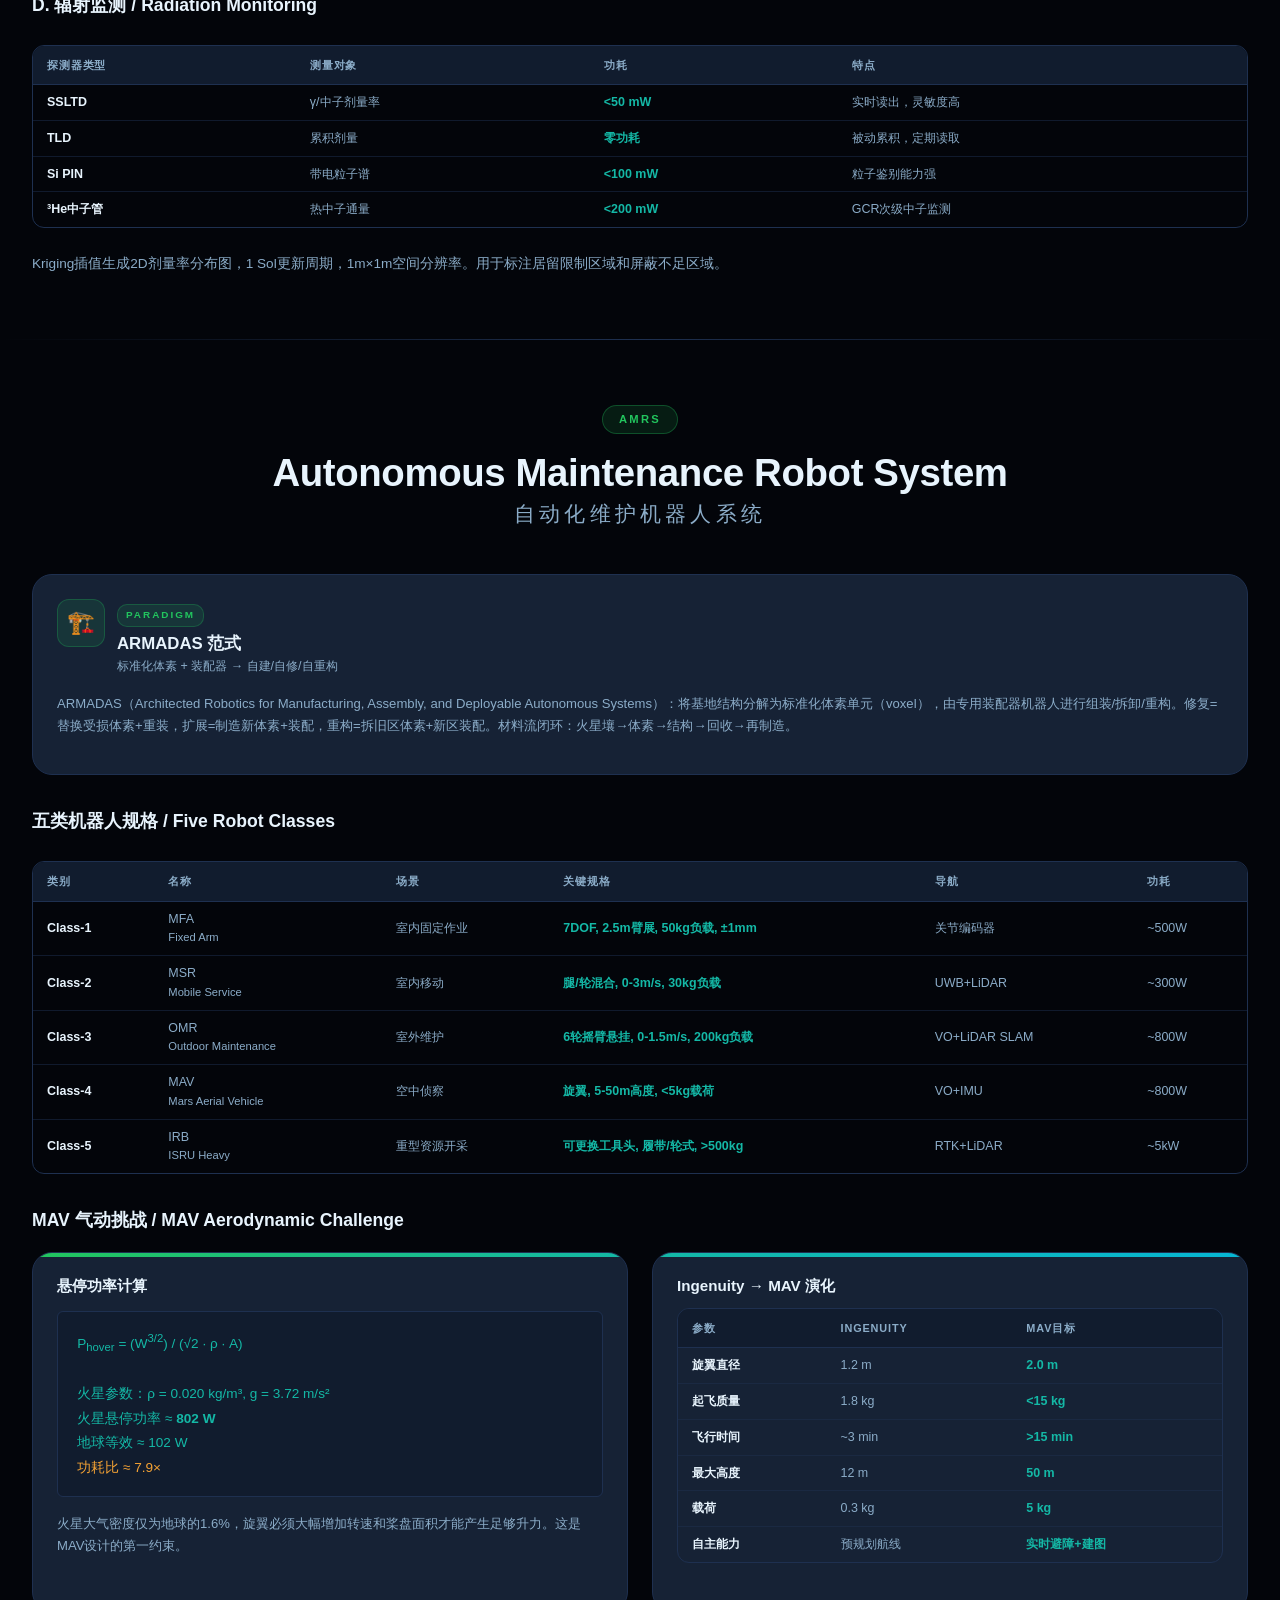
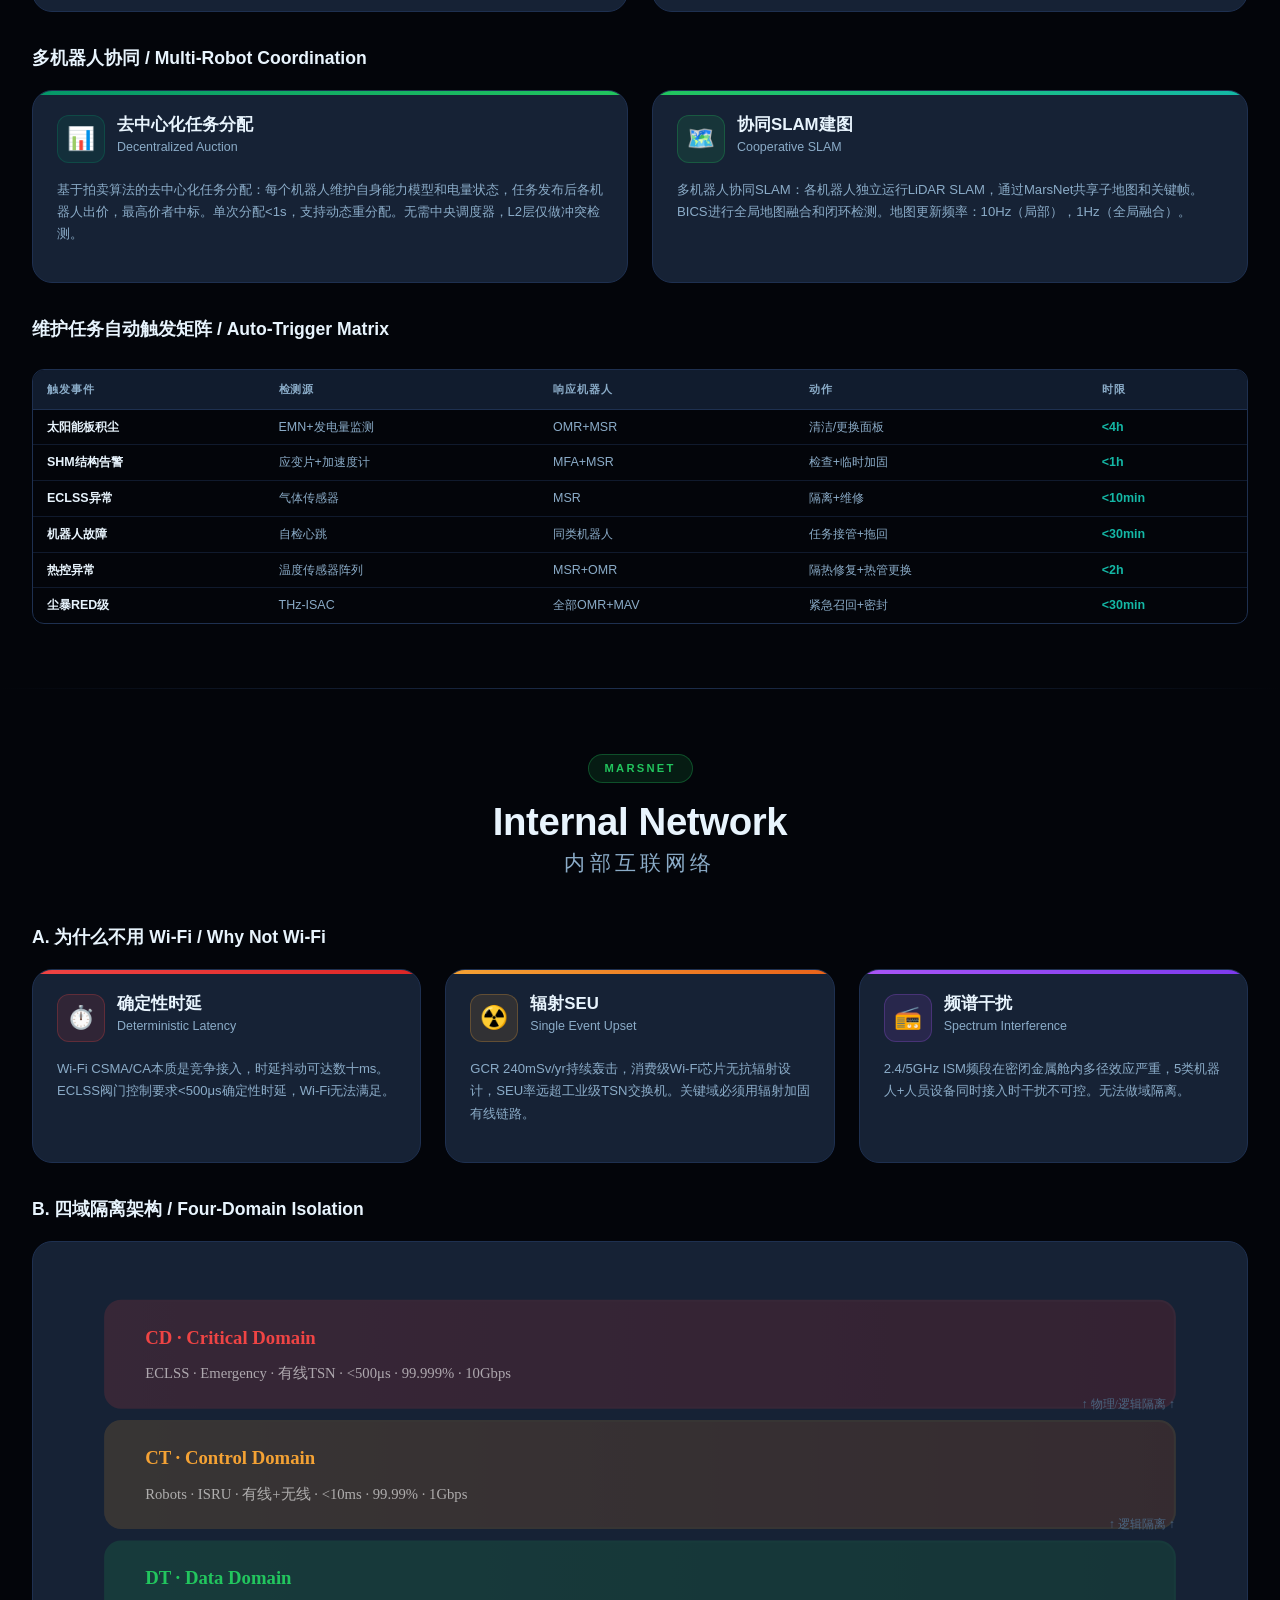
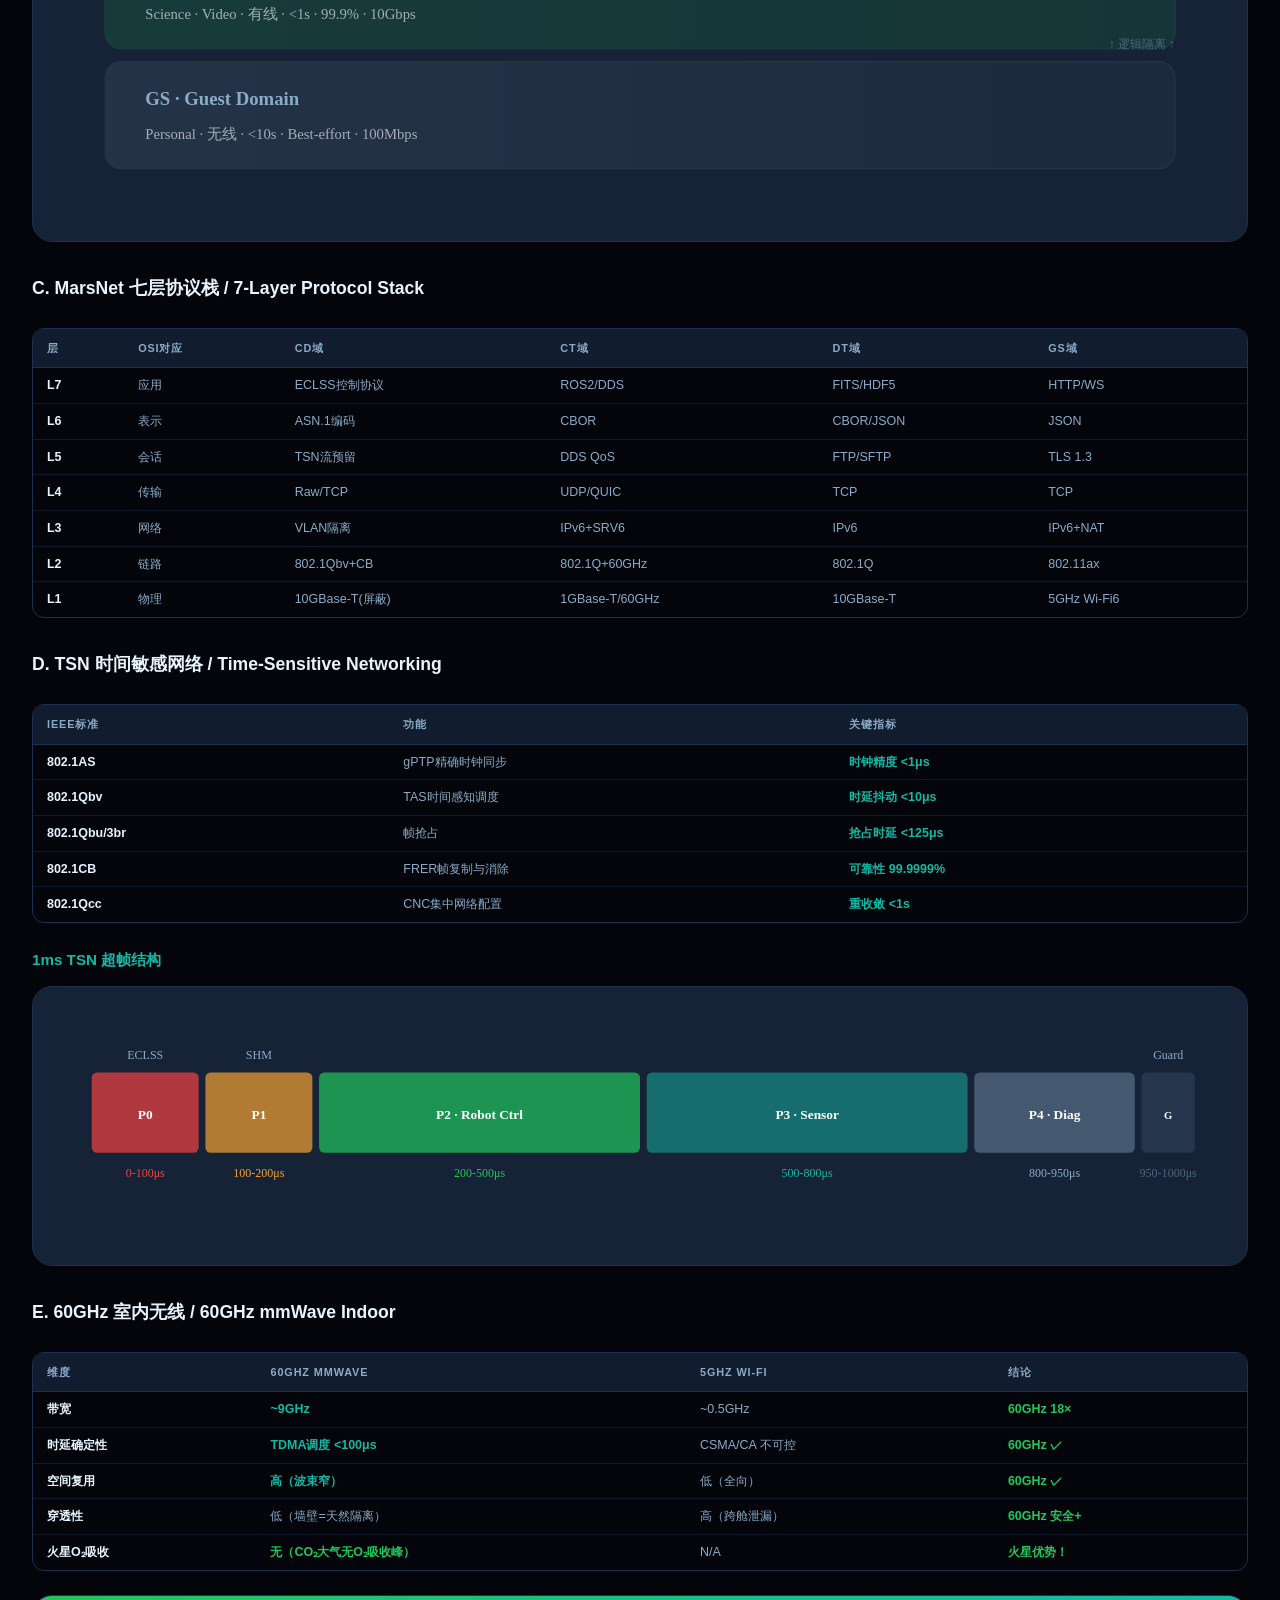
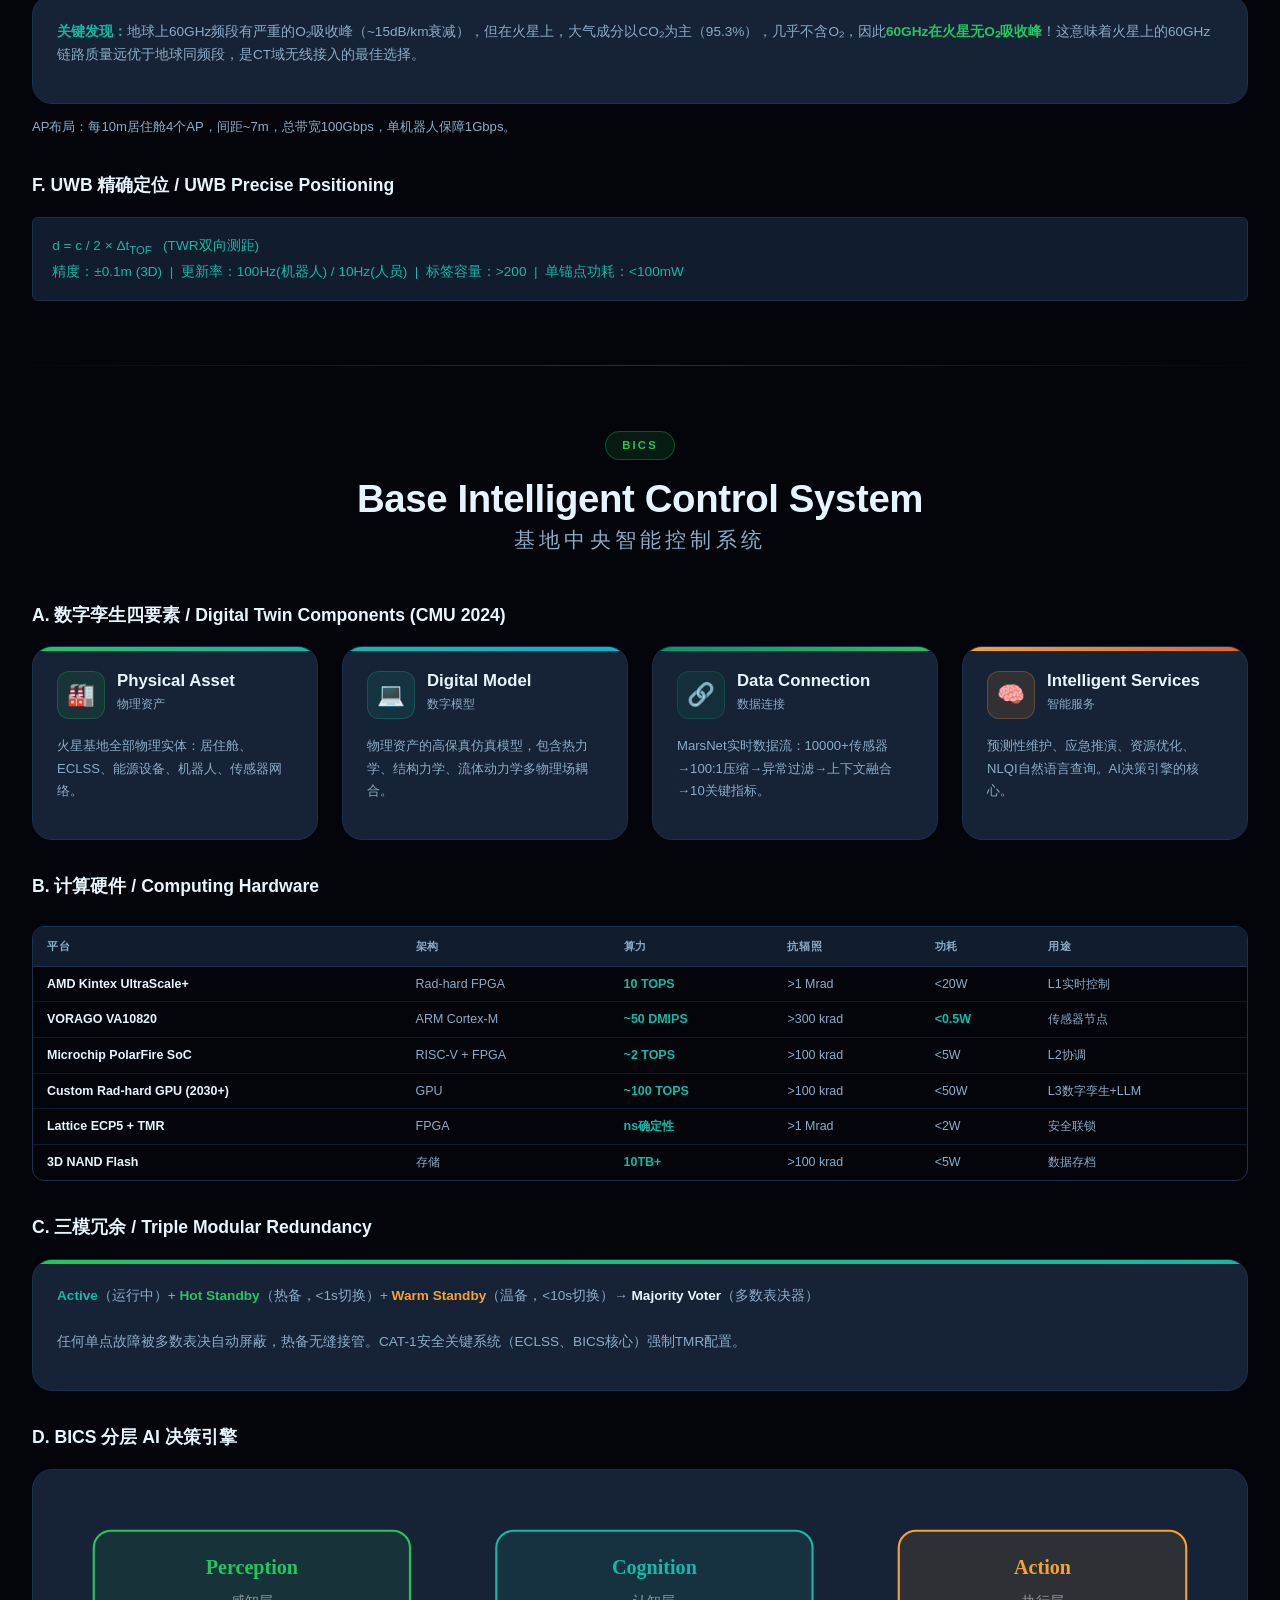
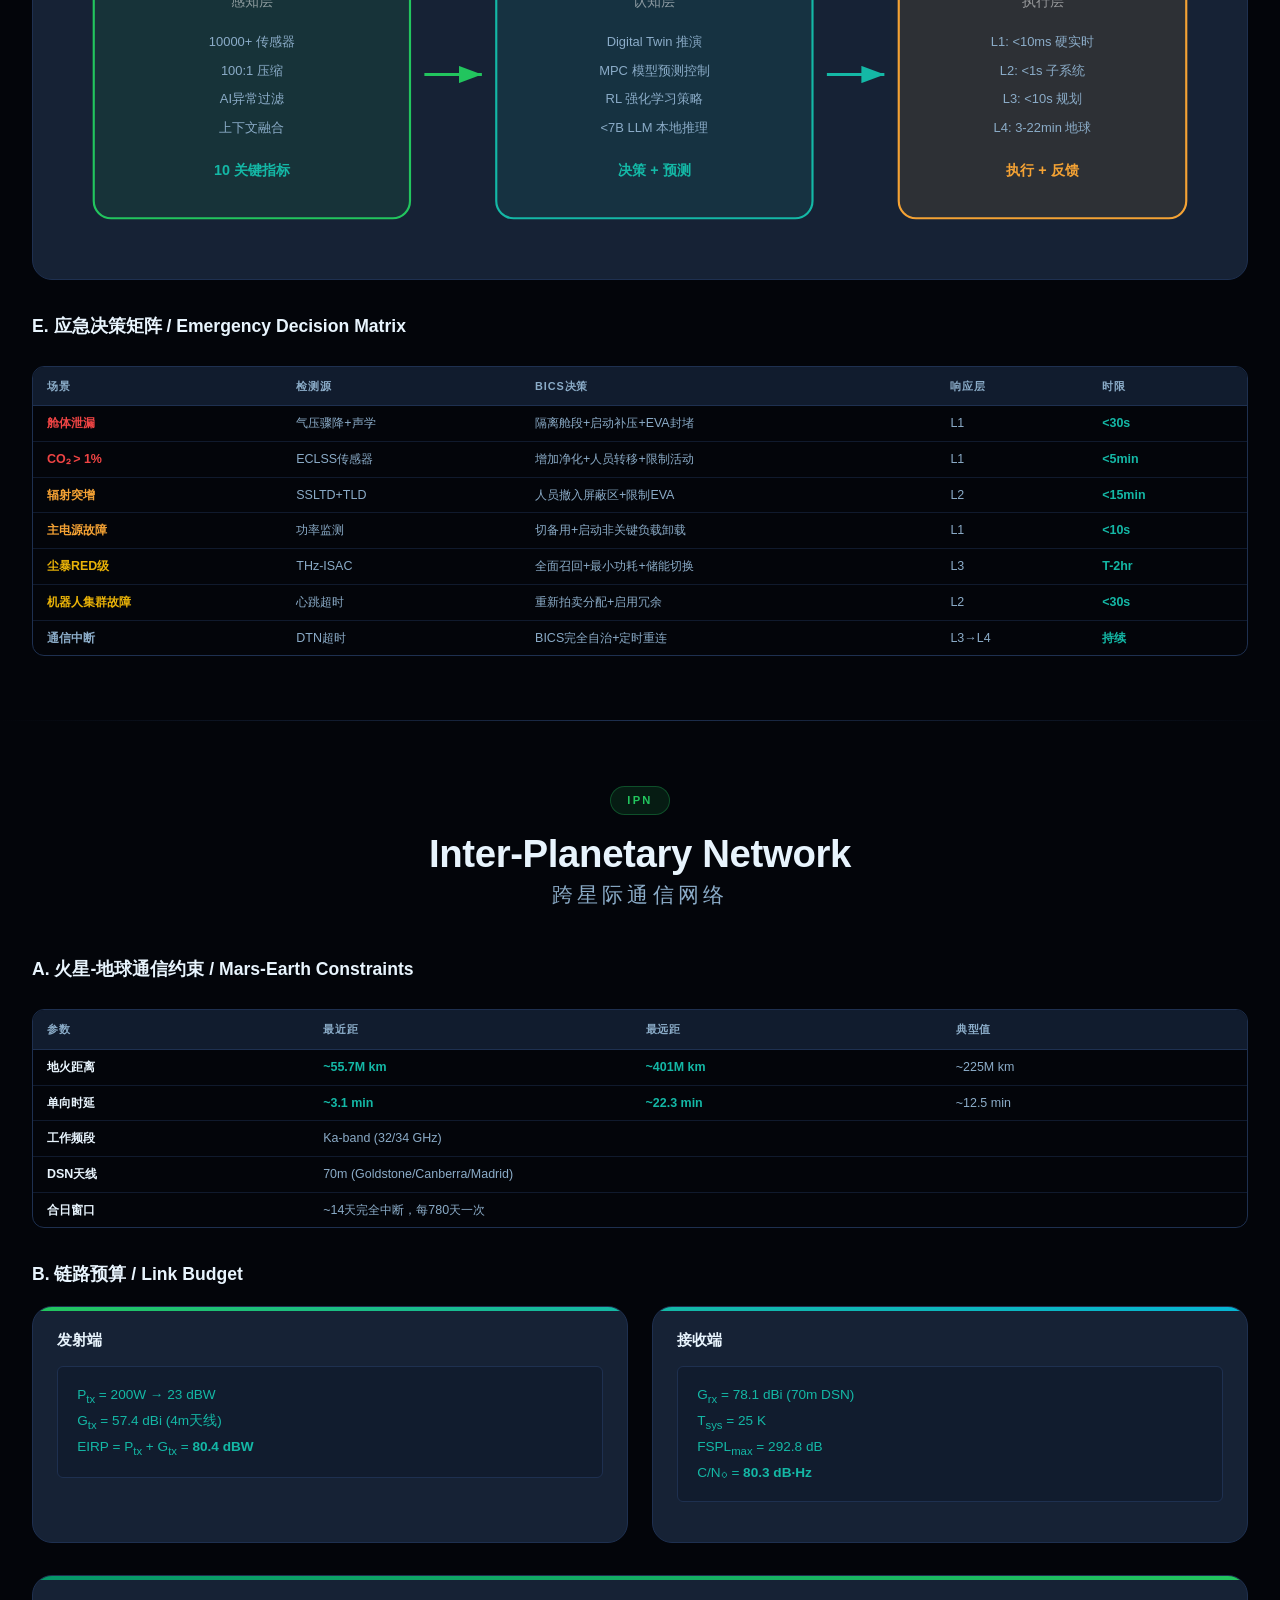
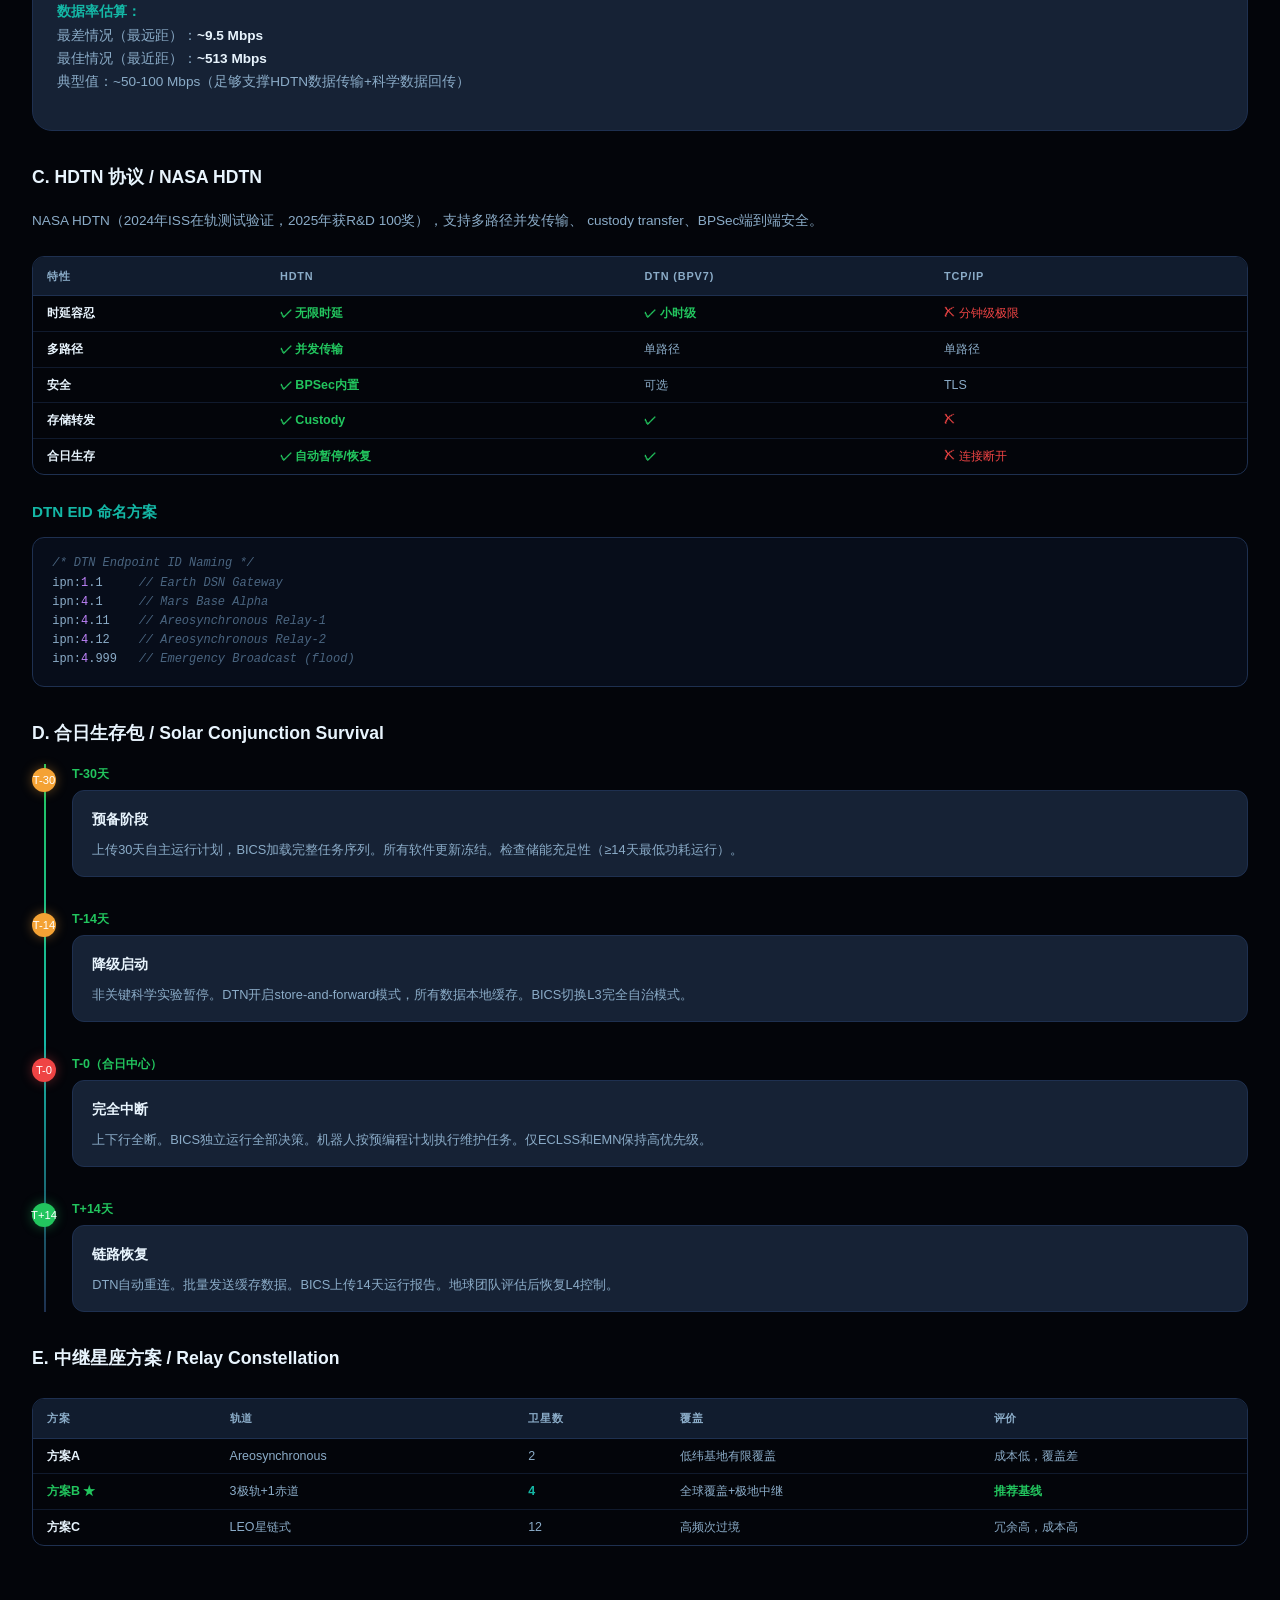
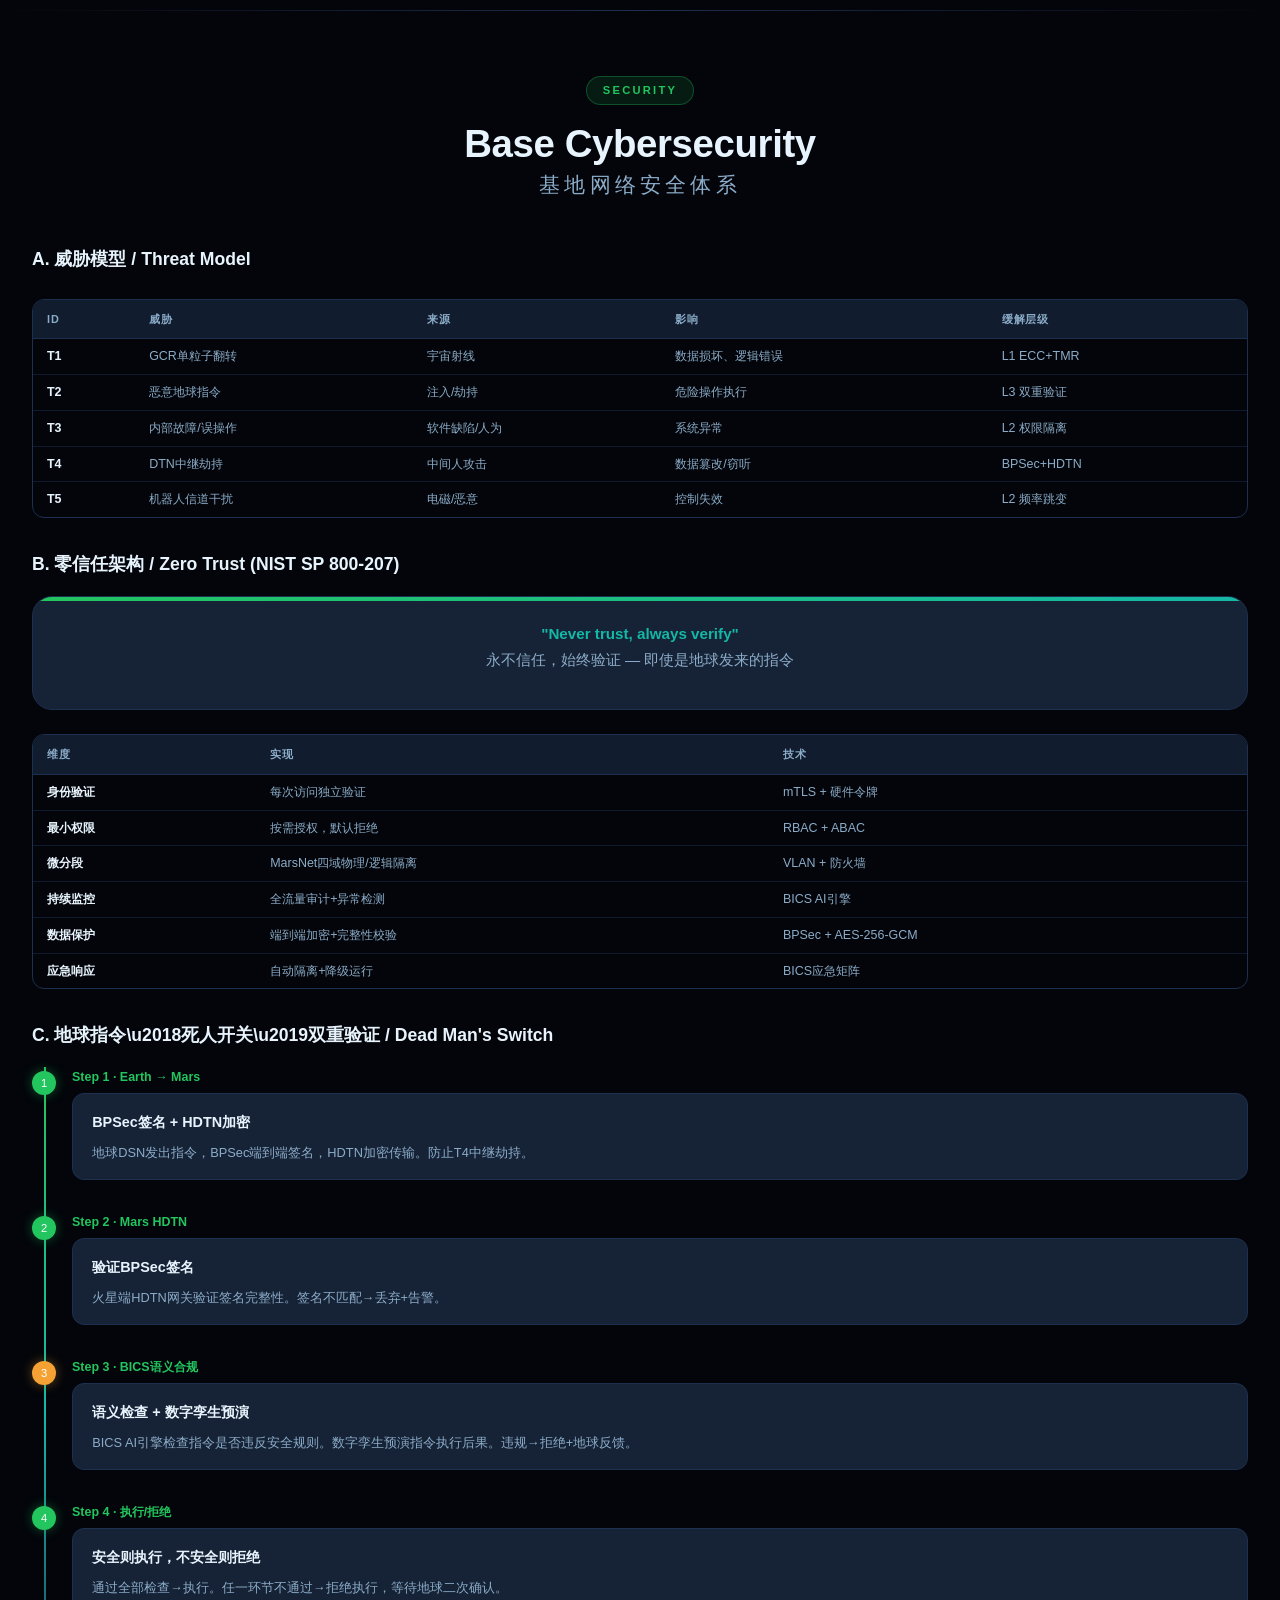
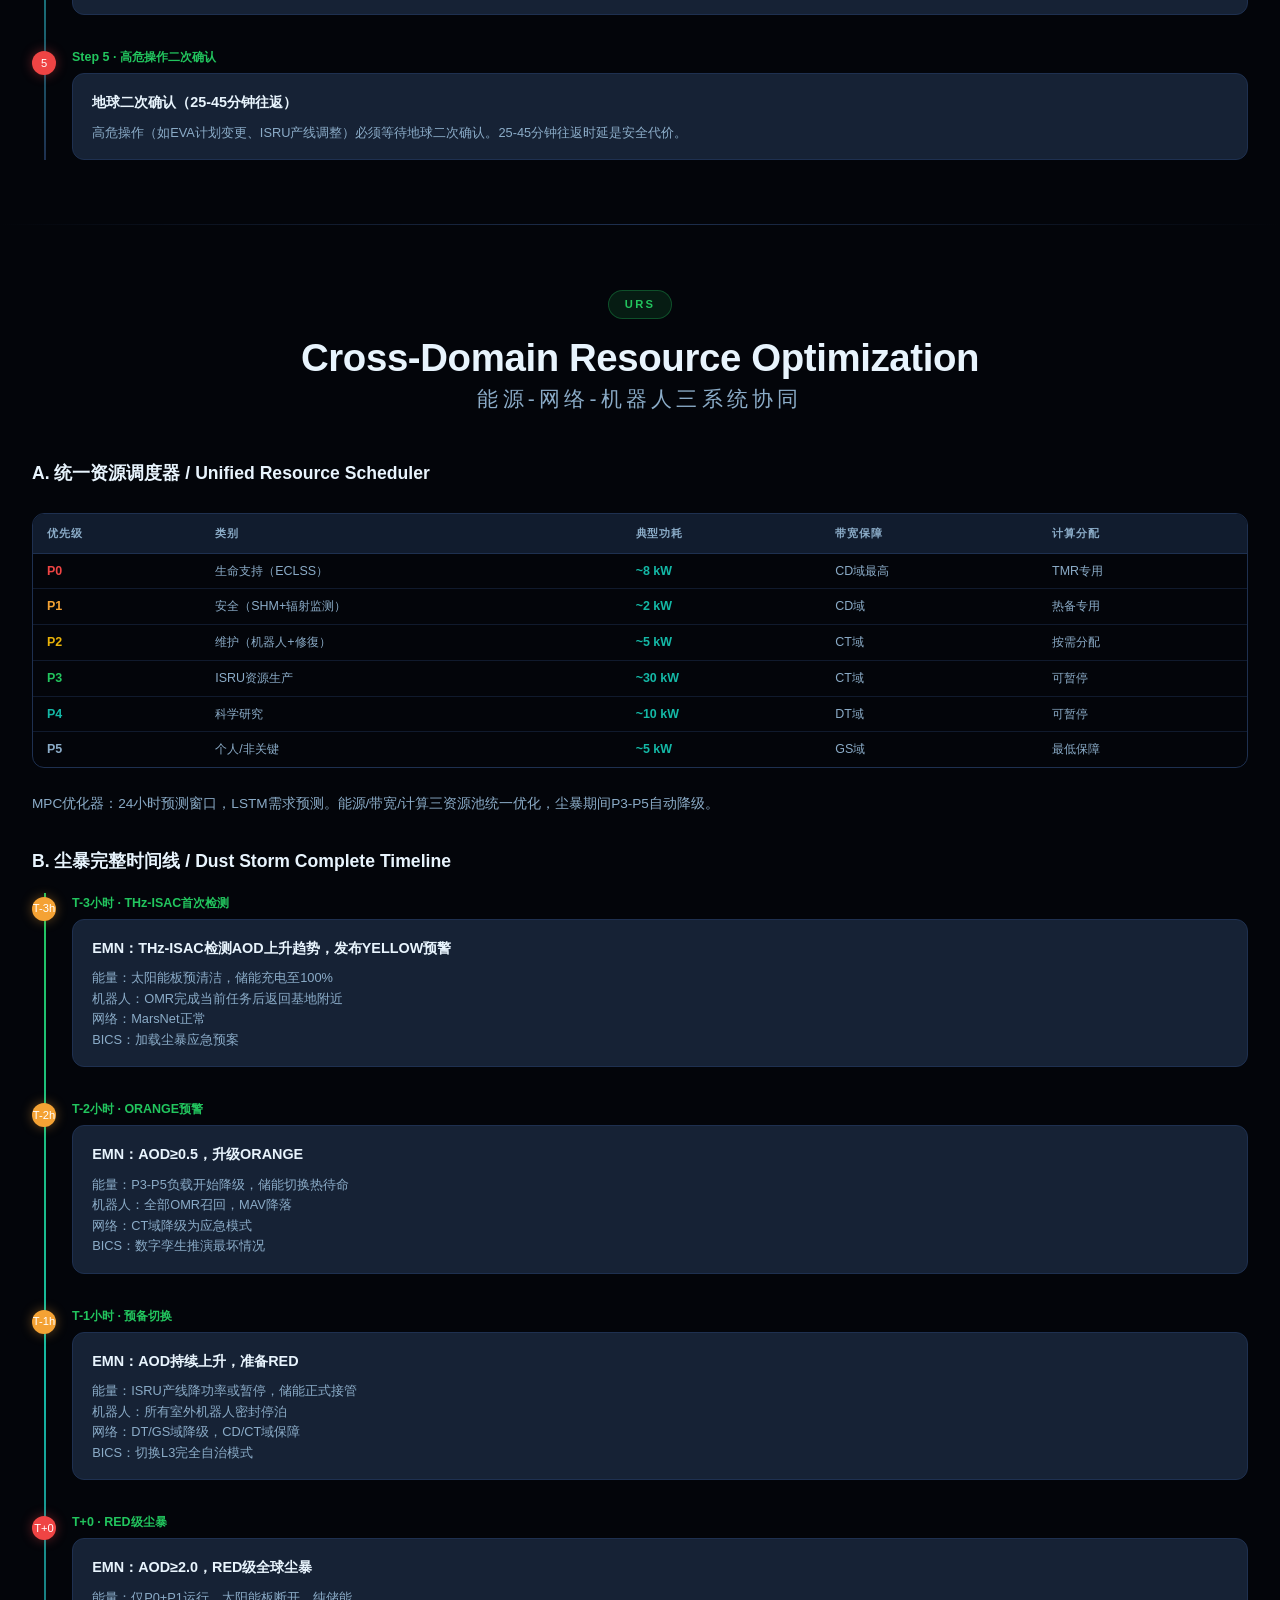
<file: auxiliary.html>
﻿<!DOCTYPE html>
<html lang="zh-CN">
<head>
  <meta charset="UTF-8" />
  <meta name="viewport" content="width=device-width, initial-scale=1.0" />
  <title>辅助系统及互联网络 · Auxiliary Systems & Network | 火星基地阿尔法</title>
  <meta name="description" content="四层自治金字塔架构：执行层→协调层→规划层→决策层，实现3-22分钟通信时延下的完全自主运行。" />
  <meta name="theme-color" content="#22c55e" />
  <style>
    :root {
      --mars-red:#c1440e;--mars-orange:#e8621a;--mars-amber:#f4a234;--mars-dust:#d4956a;
      --space-black:#03050a;--space-deep:#070d1a;--space-mid:#0d1b2e;--space-panel:#111c2e;
      --space-card:#162235;--space-border:#1e3050;--space-hover:#1a2d48;
      --text-primary:#e8f4fd;--text-secondary:#8bacc8;--text-muted:#4a6580;--text-accent:#f4a234;
      --glow-red:rgba(193,68,14,0.35);--glow-amber:rgba(244,162,52,0.25);--glow-blue:rgba(56,139,230,0.20);
      --aux-green:#22c55e;--aux-teal:#14b8a6;--aux-emerald:#059669;
      --green-ok:#22c55e;--yellow-warn:#eab308;--purple:#a855f7;
      --font-en:'Segoe UI','Helvetica Neue',Arial,sans-serif;
      --font-zh:'PingFang SC','Hiragino Sans GB','Microsoft YaHei',sans-serif;
      --radius-sm:6px;--radius-md:12px;--radius-lg:20px;--radius-xl:32px;
      --shadow-card:0 4px 32px rgba(0,0,0,0.5);
      --transition:all 0.3s cubic-bezier(0.4,0,0.2,1);
    }
    *,*::before,*::after{box-sizing:border-box;margin:0;padding:0;}
    html{scroll-behavior:smooth;font-size:16px;}
    body{background:var(--space-black);color:var(--text-primary);font-family:var(--font-zh);line-height:1.7;overflow-x:hidden;}
    body::before{content:'';position:fixed;inset:0;background:radial-gradient(ellipse at 15% 25%,rgba(34,197,94,0.08) 0%,transparent 50%),radial-gradient(ellipse at 85% 75%,rgba(20,184,166,0.06) 0%,transparent 50%);pointer-events:none;z-index:0;}
    ::-webkit-scrollbar{width:6px;}::-webkit-scrollbar-track{background:var(--space-deep);}::-webkit-scrollbar-thumb{background:var(--aux-green);border-radius:3px;}

    /* NAV */
    #navbar{position:fixed;top:0;left:0;right:0;z-index:1000;background:rgba(3,5,10,0.88);backdrop-filter:blur(20px);border-bottom:1px solid var(--space-border);height:64px;display:flex;align-items:center;padding:0 2rem;gap:1rem;}
    .nav-logo{display:flex;align-items:center;gap:10px;text-decoration:none;flex-shrink:0;}
    .nav-logo-icon{width:36px;height:36px;border-radius:50%;background:radial-gradient(circle at 40% 35%,#22c55e,#16a34a 50%,#14532d);box-shadow:0 0 16px rgba(34,197,94,0.3);position:relative;overflow:hidden;flex-shrink:0;}
    .nav-logo-icon::after{content:'';position:absolute;top:18%;left:20%;width:40%;height:15%;background:rgba(255,255,255,0.12);border-radius:50%;transform:rotate(-30deg);}
    .nav-logo-text{display:flex;flex-direction:column;line-height:1.2;}
    .nav-logo-en{font-size:0.78rem;font-family:var(--font-en);font-weight:700;letter-spacing:0.12em;color:var(--aux-teal);text-transform:uppercase;}
    .nav-logo-zh{font-size:0.72rem;color:var(--text-secondary);letter-spacing:0.05em;}
    .nav-links{display:flex;align-items:center;gap:0.2rem;margin-left:1.5rem;flex:1;}
    .nav-link{display:flex;align-items:center;gap:6px;padding:6px 14px;border-radius:var(--radius-sm);text-decoration:none;font-size:0.82rem;color:var(--text-secondary);transition:var(--transition);white-space:nowrap;letter-spacing:0.02em;}
    .nav-link:hover,.nav-link.active{color:var(--text-primary);background:var(--space-hover);}
    .nav-link.active{color:var(--aux-teal);}
    .nav-right{display:flex;align-items:center;gap:0.75rem;margin-left:auto;flex-shrink:0;}
    .lang-toggle{display:flex;background:var(--space-panel);border:1px solid var(--space-border);border-radius:20px;overflow:hidden;padding:2px;}
    .lang-btn{padding:4px 14px;border:none;background:transparent;color:var(--text-secondary);font-size:0.78rem;font-weight:600;cursor:pointer;border-radius:16px;transition:var(--transition);letter-spacing:0.05em;}
    .lang-btn.active{background:var(--aux-green);color:white;}
    .btn-back{display:flex;align-items:center;gap:6px;padding:6px 16px;background:transparent;border:1px solid var(--space-border);border-radius:var(--radius-sm);color:var(--text-secondary);font-size:0.82rem;cursor:pointer;text-decoration:none;transition:var(--transition);}
    .btn-back:hover{border-color:var(--aux-green);color:var(--aux-teal);background:var(--space-hover);}

    /* HERO */
    #hero{position:relative;min-height:70vh;display:flex;flex-direction:column;align-items:center;justify-content:center;text-align:center;padding:80px 2rem 3rem;z-index:1;overflow:hidden;}
    .hero-bg{position:absolute;inset:0;z-index:0;overflow:hidden;}
    .hero-planet{position:absolute;bottom:-200px;right:-150px;width:700px;height:700px;border-radius:50%;background:radial-gradient(circle at 38% 32%,#14b8a6 0%,#22c55e 25%,#16a34a 50%,#14532d 72%,#052e16 90%,#03050a 100%);opacity:0.12;animation:marsRotate 180s linear infinite;pointer-events:none;}
    @keyframes marsRotate{from{transform:rotate(0deg);}to{transform:rotate(360deg);}}
    .hero-content{position:relative;z-index:1;max-width:900px;}
    .hero-badge{display:inline-flex;align-items:center;gap:8px;padding:5px 18px;background:rgba(34,197,94,0.12);border:1px solid rgba(34,197,94,0.35);border-radius:30px;font-size:0.73rem;letter-spacing:0.15em;color:#22c55e;text-transform:uppercase;font-family:var(--font-en);font-weight:700;margin-bottom:1.5rem;}
    .hero-badge-dot{width:6px;height:6px;border-radius:50%;background:#22c55e;animation:pulse-green 1.5s infinite;}
    @keyframes pulse-green{0%,100%{box-shadow:0 0 0 0 rgba(34,197,94,0.6);}50%{box-shadow:0 0 0 6px rgba(34,197,94,0);}}
    .hero-title{font-size:clamp(2rem,5vw,4rem);font-weight:800;line-height:1.1;letter-spacing:-0.02em;margin-bottom:1rem;}
    .hero-title-en{display:block;background:linear-gradient(135deg,#14b8a6 0%,#22c55e 100%);-webkit-background-clip:text;-webkit-text-fill-color:transparent;background-clip:text;font-family:var(--font-en);text-transform:uppercase;letter-spacing:0.05em;margin-bottom:0.4rem;}
    .hero-title-zh{display:block;color:var(--text-primary);font-size:0.5em;font-weight:300;letter-spacing:0.25em;}
    .hero-subtitle{max-width:750px;margin:0 auto 2rem;font-size:1rem;color:var(--text-secondary);line-height:1.8;}
    .hero-stats{display:flex;gap:2px;background:var(--space-panel);border:1px solid var(--space-border);border-radius:var(--radius-lg);overflow:hidden;flex-wrap:wrap;justify-content:center;}
    .stat-item{padding:16px 28px;text-align:center;border-right:1px solid var(--space-border);transition:var(--transition);}
    .stat-item:last-child{border-right:none;}
    .stat-item:hover{background:var(--space-hover);}
    .stat-value{display:block;font-size:1.6rem;font-weight:800;font-family:var(--font-en);background:linear-gradient(135deg,#14b8a6,#22c55e);-webkit-background-clip:text;-webkit-text-fill-color:transparent;background-clip:text;line-height:1.2;}
    .stat-label{font-size:0.72rem;color:var(--text-secondary);letter-spacing:0.08em;margin-top:4px;}

    /* CONTAINER & SECTION */
    .container{max-width:1280px;margin:0 auto;padding:0 2rem;}
    .section-divider{border:none;height:1px;background:linear-gradient(90deg,transparent,var(--space-border),transparent);margin:4rem 0;}
    .section-header{text-align:center;margin-bottom:3rem;}
    .section-tag{display:inline-block;padding:4px 16px;background:rgba(34,197,94,0.12);border:1px solid rgba(34,197,94,0.3);border-radius:20px;font-size:0.7rem;font-family:var(--font-en);font-weight:700;letter-spacing:0.2em;color:var(--aux-green);text-transform:uppercase;margin-bottom:1rem;}
    .section-header h2{font-size:clamp(1.6rem,3vw,2.4rem);font-weight:800;line-height:1.2;}
    .section-header h2 .en{display:block;font-family:var(--font-en);letter-spacing:-0.01em;}
    .section-header h2 .zh{display:block;font-size:0.55em;font-weight:300;color:var(--text-secondary);letter-spacing:0.2em;margin-top:0.3rem;}
    .section-header p{color:var(--text-secondary);font-size:0.92rem;max-width:600px;margin:1rem auto 0;line-height:1.7;}

    /* DATA TABLE */
    .data-table-wrap{overflow-x:auto;margin:1.5rem 0;border:1px solid var(--space-border);border-radius:var(--radius-md);}
    .data-table{width:100%;border-collapse:collapse;font-size:0.78rem;}
    .data-table th{background:var(--space-panel);color:var(--text-secondary);font-family:var(--font-en);font-weight:700;font-size:0.68rem;letter-spacing:0.08em;padding:10px 14px;text-align:left;border-bottom:1px solid var(--space-border);text-transform:uppercase;white-space:nowrap;}
    .data-table td{padding:8px 14px;border-bottom:1px solid rgba(30,48,80,0.5);color:var(--text-secondary);vertical-align:middle;line-height:1.5;}
    .data-table tr:last-child td{border-bottom:none;}
    .data-table tr:hover td{background:var(--space-hover);}
    .data-table .td-val{color:var(--aux-teal);font-family:var(--font-en);font-weight:600;white-space:nowrap;}
    .data-table .td-highlight{color:var(--text-primary);font-weight:600;}
    .data-table .td-check{color:#22c55e;font-weight:700;}
    .data-table .td-warn{color:#eab308;font-weight:600;}

    /* CARDS & GRIDS */
    .card-grid{display:grid;gap:1.5rem;margin-bottom:2rem;}
    .card-grid-2{grid-template-columns:1fr 1fr;}
    .card-grid-3{grid-template-columns:repeat(3,1fr);}
    .card-grid-4{grid-template-columns:repeat(4,1fr);}
    .card{background:var(--space-card);border:1px solid var(--space-border);border-radius:var(--radius-lg);padding:1.5rem;transition:var(--transition);position:relative;overflow:hidden;}
    .card:hover{border-color:var(--aux-green);transform:translateY(-4px);box-shadow:0 8px 32px rgba(34,197,94,0.15);}
    .card::before{content:'';position:absolute;top:0;left:0;right:0;height:4px;width:100%;}
    .card-green::before{background:linear-gradient(90deg,#22c55e,#14b8a6);}
    .card-teal::before{background:linear-gradient(90deg,#14b8a6,#06b6d4);}
    .card-emerald::before{background:linear-gradient(90deg,#059669,#22c55e);}
    .card-amber::before{background:linear-gradient(90deg,#f4a234,#e8621a);}
    .card-red::before{background:linear-gradient(90deg,#ef4444,#dc2626);}
    .card-purple::before{background:linear-gradient(90deg,#a855f7,#7c3aed);}
    .card-header{display:flex;align-items:flex-start;gap:12px;margin-bottom:1rem;}
    .card-icon{width:48px;height:48px;border-radius:var(--radius-md);display:flex;align-items:center;justify-content:center;font-size:1.4rem;flex-shrink:0;}
    .card-icon-green{background:rgba(34,197,94,0.12);border:1px solid rgba(34,197,94,0.25);}
    .card-icon-teal{background:rgba(20,184,166,0.12);border:1px solid rgba(20,184,166,0.25);}
    .card-icon-emerald{background:rgba(5,150,105,0.12);border:1px solid rgba(5,150,105,0.25);}
    .card-icon-amber{background:rgba(244,162,52,0.12);border:1px solid rgba(244,162,52,0.25);}
    .card-icon-red{background:rgba(239,68,68,0.12);border:1px solid rgba(239,68,68,0.25);}
    .card-icon-purple{background:rgba(168,85,247,0.12);border:1px solid rgba(168,85,247,0.25);}
    .card-label{display:inline-block;font-size:0.62rem;font-family:var(--font-en);font-weight:700;letter-spacing:0.2em;padding:2px 8px;border-radius:10px;margin-bottom:0.4rem;text-transform:uppercase;}
    .label-green{background:rgba(34,197,94,0.12);color:#22c55e;border:1px solid rgba(34,197,94,0.25);}
    .label-teal{background:rgba(20,184,166,0.12);color:#14b8a6;border:1px solid rgba(20,184,166,0.25);}
    .label-emerald{background:rgba(5,150,105,0.12);color:#059669;border:1px solid rgba(5,150,105,0.25);}
    .label-amber{background:rgba(244,162,52,0.12);color:#f4a234;border:1px solid rgba(244,162,52,0.25);}
    .label-red{background:rgba(239,68,68,0.12);color:#ef4444;border:1px solid rgba(239,68,68,0.25);}
    .card h3{font-size:1.05rem;font-family:var(--font-en);font-weight:800;line-height:1.2;color:var(--text-primary);}
    .card .zh-sub{font-size:0.78rem;color:var(--text-secondary);margin-top:2px;}
    .card-body{font-size:0.82rem;color:var(--text-secondary);line-height:1.7;margin-bottom:0.8rem;}
    .card-metrics{display:grid;grid-template-columns:repeat(2,1fr);gap:0.5rem;}
    .metric{background:var(--space-panel);border-radius:var(--radius-sm);padding:0.6rem;text-align:center;}
    .metric-val{font-size:1.1rem;font-weight:800;font-family:var(--font-en);color:var(--aux-teal);}
    .metric-label{font-size:0.65rem;color:var(--text-muted);margin-top:2px;}

    /* FORMULA */
    .formula-box{background:var(--space-panel);border:1px solid var(--space-border);border-radius:var(--radius-sm);padding:1rem 1.2rem;margin:1rem 0;font-size:0.85rem;font-family:var(--font-en);color:var(--aux-teal);overflow-x:auto;line-height:1.8;}

    /* DIAGRAM WRAP */
    .diagram-wrap{background:var(--space-card);border:1px solid var(--space-border);border-radius:var(--radius-lg);padding:2rem;margin-bottom:2rem;overflow-x:auto;}
    .diagram-svg{width:100%;display:block;}

    /* TIMELINE */
    .timeline{position:relative;padding-left:2.5rem;}
    .timeline::before{content:'';position:absolute;left:12px;top:0;bottom:0;width:2px;background:linear-gradient(180deg,var(--aux-green),var(--aux-teal),var(--space-border));}
    .timeline-item{position:relative;margin-bottom:2rem;}
    .timeline-dot{position:absolute;left:-2.5rem;top:4px;width:24px;height:24px;border-radius:50%;display:flex;align-items:center;justify-content:center;font-size:0.7rem;z-index:1;}
    .dot-green{background:var(--aux-green);color:white;box-shadow:0 0 12px rgba(34,197,94,0.4);}
    .dot-amber{background:var(--mars-amber);color:white;box-shadow:0 0 12px rgba(244,162,52,0.4);}
    .dot-red{background:#ef4444;color:white;box-shadow:0 0 12px rgba(239,68,68,0.4);}
    .timeline-time{font-size:0.78rem;font-family:var(--font-en);font-weight:700;color:var(--aux-green);margin-bottom:0.3rem;}
    .timeline-content{background:var(--space-card);border:1px solid var(--space-border);border-radius:var(--radius-md);padding:1rem 1.2rem;}
    .timeline-content h4{font-size:0.9rem;color:var(--text-primary);margin-bottom:0.5rem;}
    .timeline-content p{font-size:0.8rem;color:var(--text-secondary);line-height:1.6;}

    /* CODE / ALGO */
    .code-block{background:var(--space-deep);border:1px solid var(--space-border);border-radius:var(--radius-md);padding:1rem 1.2rem;font-family:'Cascadia Code','Fira Code',monospace;font-size:0.75rem;line-height:1.6;color:var(--text-secondary);overflow-x:auto;white-space:pre-wrap;word-break:break-word;}
    .code-keyword{color:#c084fc;} .code-func{color:#22c55e;} .code-str{color:#f4a234;} .code-comment{color:#4a6580;font-style:italic;}

    /* DIALOGUE */
    .dialogue-box{background:var(--space-card);border:1px solid var(--space-border);border-radius:var(--radius-lg);padding:1.5rem;margin:1rem 0;}
    .dialogue-line{display:flex;gap:12px;margin-bottom:1rem;align-items:flex-start;}
    .dialogue-line:last-child{margin-bottom:0;}
    .dialogue-avatar{width:36px;height:36px;border-radius:50%;display:flex;align-items:center;justify-content:center;font-size:1rem;flex-shrink:0;}
    .avatar-human{background:rgba(244,162,52,0.15);border:1px solid rgba(244,162,52,0.3);}
    .avatar-ai{background:rgba(34,197,94,0.15);border:1px solid rgba(34,197,94,0.3);}
    .dialogue-text{flex:1;font-size:0.82rem;color:var(--text-secondary);line-height:1.6;padding:8px 12px;background:var(--space-panel);border-radius:var(--radius-sm);}
    .dialogue-text .speaker{font-weight:700;color:var(--text-primary);display:block;margin-bottom:4px;font-size:0.75rem;}

    /* FADE ANIMATION */
    .fade-section{opacity:0;transform:translateY(30px);transition:opacity 0.8s ease,transform 0.8s ease;}
    .fade-section.visible{opacity:1;transform:translateY(0);}

    /* FOOTER */
    #footer{padding:3rem 0;border-top:1px solid var(--space-border);text-align:center;}
    .footer-text{font-size:0.78rem;color:var(--text-muted);line-height:1.6;}

    /* RESPONSIVE */
    @media(max-width:1024px){.card-grid-2,.card-grid-3,.card-grid-4{grid-template-columns:1fr;}.intro-grid{grid-template-columns:1fr;}}
    @media(max-width:768px){.hero-stats{flex-direction:column;}.stat-item{border-right:none;border-bottom:1px solid var(--space-border);}.stat-item:last-child{border-bottom:none;}#navbar{padding:0 1rem;}.nav-links{display:none;}.container{padding:0 1rem;}}
  </style>
<style>
html.lang-en .zh { display: none !important; }
html.lang-en .en { display: inline !important; }
html.lang-zh .en { display: none !important; }
html.lang-zh .zh { display: inline !important; }
</style>
</head>
<body>

<!-- NAVBAR -->
<nav id="navbar">
  <a href="index.html" class="nav-logo">
    <div class="nav-logo-icon"></div>
    <div class="nav-logo-text">
      <span class="nav-logo-en">Mars Base Alpha</span>
      <span class="nav-logo-zh">火星基地阿尔法</span>
    </div>
  </a>
  <div class="nav-links">
    <a href="energy.html" class="nav-link">⚡ 能源供应</a>
    <a href="communication.html" class="nav-link">📡 通信系统</a>
    <a href="materials.html" class="nav-link">🏗️ 材料结构</a>
    <a href="auxiliary.html" class="nav-link active">🔗 辅助系统</a>
  </div>
  <div class="nav-right">
    <div class="lang-toggle">
      <button class="lang-btn active" data-lang="zh">中文</button>
      <button class="lang-btn" data-lang="en">EN</button>
    </div>
    <a href="index.html" class="btn-back">← 返回首页</a>
  </div>
</nav>

<!-- HERO -->
<section id="hero">
  <div class="hero-bg"><div class="hero-planet"></div></div>
  <div class="hero-content">
    <div class="hero-badge"><span class="hero-badge-dot"></span> Section 3.4 · Auxiliary Systems &amp; Network</div>
    <h1 class="hero-title">
      <span class="hero-title-en" data-i18n-orig="Auxiliary Systems &amp; Network">Auxiliary Systems &amp; Network</span>
      <span class="hero-title-zh" data-i18n-orig="辅助系统及互联网络 · 四层自治金字塔架构">辅助系统及互联网络 · 四层自治金字塔架构</span>
    </h1>
    <p class="hero-subtitle" data-i18n-orig="火星基地辅助系统的工程本质，不是地球工业互联网的简单移植，而是在通信时延3～22分钟、无GPS基础设施、GCR辐射持续轰击、能源极度有限四重边界下，构建一套能够完全自主感知、自主决策、自主执行的闭环智能系统。每一个传感器的选型、每一段网络的协议栈、每一台机器人的控制逻辑，都必须以\u2018地球完全失联14天，系统仍能完美运行\u2019为最低设计标准。">火星基地辅助系统的工程本质，不是地球工业互联网的简单移植，而是在通信时延3～22分钟、无GPS基础设施、GCR辐射持续轰击、能源极度有限四重边界下，构建一套能够完全自主感知、自主决策、自主执行的闭环智能系统。每一个传感器的选型、每一段网络的协议栈、每一台机器人的控制逻辑，都必须以\u2018地球完全失联14天，系统仍能完美运行\u2019为最低设计标准。</p>
    <div class="hero-stats">
      <div class="stat-item"><span class="stat-value">4</span><span class="stat-label">自治层级</span></div>
      <div class="stat-item"><span class="stat-value">3-22min</span><span class="stat-label">通信时延</span></div>
      <div class="stat-item"><span class="stat-value">10,000+</span><span class="stat-label">传感节点</span></div>
      <div class="stat-item"><span class="stat-value">5</span><span class="stat-label">机器人类型</span></div>
      <div class="stat-item"><span class="stat-value">30天</span><span class="stat-label">完全自治</span></div>
    </div>
  </div>
</section>
<!-- SECTION 2: Architecture Overview -->
<section id="architecture" class="container fade-section">
  <div class="section-header">
    <span class="section-tag">Architecture</span>
    <h2><span class="en">Four-Layer Autonomous Pyramid</span><span class="zh">四层自治金字塔架构</span></h2>
    <p data-i18n-orig="设计公理：单层失效→下层必须维持生存；双层失效→L1必须保证生命支持">设计公理：单层失效→下层必须维持生存；双层失效→L1必须保证生命支持</p>
  </div>

  <div class="diagram-wrap">
    <svg class="diagram-svg" viewBox="0 0 900 520" xmlns="http://www.w3.org/2000/svg">
      <!-- Pyramid layers -->
      <defs>
        <linearGradient id="gL4" x1="0" y1="0" x2="1" y2="0"><stop offset="0%" stop-color="#a855f7"/><stop offset="100%" stop-color="#7c3aed"/></linearGradient>
        <linearGradient id="gL3" x1="0" y1="0" x2="1" y2="0"><stop offset="0%" stop-color="#14b8a6"/><stop offset="100%" stop-color="#0d9488"/></linearGradient>
        <linearGradient id="gL2" x1="0" y1="0" x2="1" y2="0"><stop offset="0%" stop-color="#22c55e"/><stop offset="100%" stop-color="#16a34a"/></linearGradient>
        <linearGradient id="gL1" x1="0" y1="0" x2="1" y2="0"><stop offset="0%" stop-color="#f4a234"/><stop offset="100%" stop-color="#e8621a"/></linearGradient>
      </defs>
      <!-- L4 - top -->
      <polygon points="350,30 550,30 620,130 280,130" fill="url(#gL4)" opacity="0.85" rx="8"/>
      <text x="450" y="70" text-anchor="middle" fill="white" font-size="14" font-weight="700" font-family="Segoe UI">L4 · Cross-Planetary</text>
      <text x="450" y="90" text-anchor="middle" fill="rgba(255,255,255,0.7)" font-size="11" font-family="Segoe UI">跨行星决策层 · 3-22min</text>
      <text x="450" y="115" text-anchor="middle" fill="rgba(255,255,255,0.6)" font-size="10" font-family="Segoe UI">DTN + Earth Expert System</text>
      <!-- L3 -->
      <polygon points="280,140 620,140 700,250 200,250" fill="url(#gL3)" opacity="0.85"/>
      <text x="450" y="178" text-anchor="middle" fill="white" font-size="14" font-weight="700" font-family="Segoe UI">L3 · Base Autonomous</text>
      <text x="450" y="198" text-anchor="middle" fill="rgba(255,255,255,0.7)" font-size="11" font-family="Segoe UI">基地自主规划层 · &lt;10s</text>
      <text x="450" y="230" text-anchor="middle" fill="rgba(255,255,255,0.6)" font-size="10" font-family="Segoe UI">Digital Twin + LLM + MPC + RL</text>
      <!-- L2 -->
      <polygon points="200,260 700,260 790,370 110,370" fill="url(#gL2)" opacity="0.85"/>
      <text x="450" y="298" text-anchor="middle" fill="white" font-size="14" font-weight="700" font-family="Segoe UI">L2 · Sub-system Coordination</text>
      <text x="450" y="318" text-anchor="middle" fill="rgba(255,255,255,0.7)" font-size="11" font-family="Segoe UI">子系统协调层 · &lt;1s</text>
      <text x="450" y="350" text-anchor="middle" fill="rgba(255,255,255,0.6)" font-size="10" font-family="Segoe UI">Sensor Fusion + Robot Coord + ISRU Scheduler</text>
      <!-- L1 -->
      <polygon points="110,380 790,380 880,490 20,490" fill="url(#gL1)" opacity="0.85"/>
      <text x="450" y="418" text-anchor="middle" fill="white" font-size="14" font-weight="700" font-family="Segoe UI">L1 · Hard Real-time</text>
      <text x="450" y="438" text-anchor="middle" fill="rgba(255,255,255,0.7)" font-size="11" font-family="Segoe UI">硬实时执行层 · &lt;10ms</text>
      <text x="450" y="470" text-anchor="middle" fill="rgba(255,255,255,0.6)" font-size="10" font-family="Segoe UI">PLC/FPGA + Actuator Drive + Safety Interlock</text>
      <!-- Arrows -->
      <line x1="640" y1="80" x2="720" y2="80" stroke="#a855f7" stroke-width="2" marker-end="url(#arrowPurple)"/>
      <line x1="720" y1="195" x2="640" y2="195" stroke="#14b8a6" stroke-width="2" marker-end="url(#arrowTeal)"/>
      <line x1="710" y1="315" x2="640" y2="315" stroke="#22c55e" stroke-width="2" marker-end="url(#arrowGreen)"/>
      <line x1="800" y1="435" x2="640" y2="435" stroke="#f4a234" stroke-width="2" marker-end="url(#arrowAmber)"/>
      <!-- Side labels -->
      <text x="740" y="84" fill="#a855f7" font-size="10" font-family="Segoe UI">Mission Planning</text>
      <text x="740" y="199" fill="#14b8a6" font-size="10" font-family="Segoe UI">Emergency Response</text>
      <text x="730" y="319" fill="#22c55e" font-size="10" font-family="Segoe UI">Multi-robot Task</text>
      <text x="820" y="439" fill="#f4a234" font-size="10" font-family="Segoe UI">Life Support</text>
      <!-- Defs for arrowheads -->
      <defs>
        <marker id="arrowPurple" markerWidth="8" markerHeight="6" refX="8" refY="3" orient="auto"><path d="M0,0 L8,3 L0,6" fill="#a855f7"/></marker>
        <marker id="arrowTeal" markerWidth="8" markerHeight="6" refX="8" refY="3" orient="auto"><path d="M0,0 L8,3 L0,6" fill="#14b8a6"/></marker>
        <marker id="arrowGreen" markerWidth="8" markerHeight="6" refX="8" refY="3" orient="auto"><path d="M0,0 L8,3 L0,6" fill="#22c55e"/></marker>
        <marker id="arrowAmber" markerWidth="8" markerHeight="6" refX="8" refY="3" orient="auto"><path d="M0,0 L8,3 L0,6" fill="#f4a234"/></marker>
      </defs>
    </svg>
  </div>

  <div class="card-grid card-grid-4">
    <div class="card card-purple">
      <div class="card-header"><div class="card-icon card-icon-purple">🛰️</div><div><span class="card-label label-green">L4</span><h3>Cross-Planetary</h3><div class="zh-sub">跨行星决策层</div></div></div>
      <div class="card-body">地球专家系统通过DTN链路提供战略指导，3-22分钟单向时延。任务规划、科学优先级、资源分配策略。</div>
      <div class="card-metrics"><div class="metric"><div class="metric-val">3-22min</div><div class="metric-label">响应时延</div></div><div class="metric"><div class="metric-val">DTN</div><div class="metric-label">协议栈</div></div></div>
    </div>
    <div class="card card-teal">
      <div class="card-header"><div class="card-icon card-icon-teal">🧠</div><div><span class="card-label label-teal">L3</span><h3>Base Autonomous</h3><div class="zh-sub">基地自主规划层</div></div></div>
      <div class="card-body">数字孪生+LLM推理引擎，应急响应&lt;10s。在地球失联期间独立完成全部决策，包括尘暴应对、设备故障诊断。</div>
      <div class="card-metrics"><div class="metric"><div class="metric-val">&lt;10s</div><div class="metric-label">响应时延</div></div><div class="metric"><div class="metric-val">DT+LLM</div><div class="metric-label">技术栈</div></div></div>
    </div>
    <div class="card card-green">
      <div class="card-header"><div class="card-icon card-icon-green">🤖</div><div><span class="card-label label-green">L2</span><h3>Sub-system Coord</h3><div class="zh-sub">子系统协调层</div></div></div>
      <div class="card-body">传感器融合、机器人任务调度、ISRU产线管理。多机器人协作采用去中心化拍卖算法，&lt;1s完成重分配。</div>
      <div class="card-metrics"><div class="metric"><div class="metric-val">&lt;1s</div><div class="metric-label">响应时延</div></div><div class="metric"><div class="metric-val">TSN</div><div class="metric-label">网络</div></div></div>
    </div>
    <div class="card card-amber">
      <div class="card-header"><div class="card-icon card-icon-amber">⚙️</div><div><span class="card-label label-amber">L1</span><h3>Hard Real-time</h3><div class="zh-sub">硬实时执行层</div></div></div>
      <div class="card-body">PLC/FPGA直接驱动执行器，安全联锁&lt;10ms。ECLSS阀门控制、压力释放、火灾抑制——不可延迟的生命保障。</div>
      <div class="card-metrics"><div class="metric"><div class="metric-val">&lt;10ms</div><div class="metric-label">响应时延</div></div><div class="metric"><div class="metric-val">FPGA</div><div class="metric-label">硬件</div></div></div>
    </div>
  </div>
</section>

<hr class="section-divider" />

<!-- SECTION 3: Environment Monitoring Network -->
<section id="emn" class="container fade-section">
  <div class="section-header">
    <span class="section-tag">EMN</span>
    <h2><span class="en">Environment Monitoring Network</span><span class="zh">环境监测网络</span></h2>
  </div>

  <h3 style="font-size:1.1rem;color:var(--text-primary);margin-bottom:1rem;">A. MEDA 工程基线 / MEDA Engineering Baseline</h3>
  <div class="data-table-wrap">
    <table class="data-table">
      <thead><tr><th>传感器</th><th>参数</th><th>量程</th><th>精度</th><th>采样率</th><th>功耗</th></tr></thead>
      <tbody>
        <tr><td class="td-highlight">风速/风向</td><td>Wind Speed/Dir</td><td class="td-val">0-30 m/s</td><td>±1 m/s</td><td>1 Hz</td><td>&lt;200 mW</td></tr>
        <tr><td class="td-highlight">气温</td><td>Air Temperature</td><td class="td-val">-130 ~ +20 °C</td><td>±0.5 °C</td><td>1 Hz</td><td>&lt;50 mW</td></tr>
        <tr><td class="td-highlight">地表温度</td><td>Ground Temp</td><td class="td-val">-130 ~ +30 °C</td><td>±1 °C</td><td>0.1 Hz</td><td>&lt;50 mW</td><td></tr>
        <tr><td class="td-highlight">气压</td><td>Pressure</td><td class="td-val">500-800 Pa</td><td>±1 Pa</td><td>1 Hz</td><td>&lt;100 mW</td></tr>
        <tr><td class="td-highlight">相对湿度</td><td>Relative Humidity</td><td class="td-val">0-100%</td><td>±5%</td><td>0.5 Hz</td><td>&lt;50 mW</td></tr>
        <tr><td class="td-highlight">UV辐射</td><td>UV Index</td><td class="td-val">0-15+ UVI</td><td>±0.5 UVI</td><td>0.1 Hz</td><td>&lt;30 mW</td></tr>
        <tr><td class="td-highlight">尘暴光学厚度</td><td>Dust AOD</td><td class="td-val">0-5 τ</td><td>±0.05 τ</td><td>0.05 Hz</td><td>&lt;500 mW</td></tr>
      </tbody>
    </table>
  </div>

  <h3 style="font-size:1.1rem;color:var(--text-primary);margin:2rem 0 1rem;">B. MarsMon 三层监测架构 / Three-Layer Architecture</h3>
  <div class="card-grid card-grid-3">
    <div class="card card-green">
      <div class="card-header"><div class="card-icon card-icon-green">🌐</div><div><h3>外层监测</h3><div class="zh-sub">Outer · 5km半径</div></div></div>
      <div class="card-body">气象站阵列、THz-ISAC尘暴探测节点、地震仪台网。覆盖基地5km范围环境态势感知。</div>
    </div>
    <div class="card card-teal">
      <div class="card-header"><div class="card-icon card-icon-teal">🏠</div><div><h3>周界监测</h3><div class="zh-sub">Perimeter · 0-100m</div></div></div>
      <div class="card-body">辐射监测节点、粉尘积聚传感器、热成像摄像头、微陨石撞击探测器。基地外壳健康状态实时监控。</div>
    </div>
    <div class="card card-emerald">
      <div class="card-header"><div class="card-icon card-icon-emerald">🫁</div><div><h3>内部监测</h3><div class="zh-sub">Interior · ECLSS+Habitat</div></div></div>
      <div class="card-body">ECLSS传感器（O₂/CO₂/压力/温度/湿度）、声学泄漏检测、人员穿戴式体征监测。生命支持闭环核心。</div>
    </div>
  </div>

  <h3 style="font-size:1.1rem;color:var(--text-primary);margin:2rem 0 1rem;">C. THz-ISAC 尘暴预警 / THz Dust Storm Detection</h3>
  <div class="formula-box">
    AOD(τ) = −ln(P<sub>rx</sub> / P<sub>tx</sub>) / cos(θ)<br>
    频段：0.3-1.0 THz &nbsp;|&nbsp; 节点间距：1-20 km &nbsp;|&nbsp; AOD检测精度：~0.05 &nbsp;|&nbsp; 预警提前量：2-3 hr
  </div>
  <div class="data-table-wrap">
    <table class="data-table">
      <thead><tr><th>等级</th><th>AOD范围</th><th>含义</th><th>自动响应</th></tr></thead>
      <tbody>
        <tr><td class="td-check">🟢 GREEN</td><td class="td-val">τ &lt; 0.1</td><td>大气清澈，正常作业</td><td>无</td></tr>
        <tr><td style="color:#eab308;font-weight:700;">🟡 YELLOW</td><td class="td-val">0.1 ≤ τ &lt; 0.5</td><td>轻度扬尘，能见度下降</td><td>OMR召回、太阳能板预清洁</td></tr>
        <tr><td style="color:#f97316;font-weight:700;">🟠 ORANGE</td><td class="td-val">0.5 ≤ τ &lt; 2.0</td><td>中度尘暴，太阳能骤降</td><td>全部室外机器人召回、储能切换</td></tr>
        <tr><td style="color:#ef4444;font-weight:700;">🔴 RED</td><td class="td-val">τ ≥ 2.0</td><td>全球尘暴，生存模式</td><td>BICS全面接管、最低功耗运行</td></tr>
      </tbody>
    </table>
  </div>

  <h3 style="font-size:1.1rem;color:var(--text-primary);margin:2rem 0 1rem;">D. 辐射监测 / Radiation Monitoring</h3>
  <div class="data-table-wrap">
    <table class="data-table">
      <thead><tr><th>探测器类型</th><th>测量对象</th><th>功耗</th><th>特点</th></tr></thead>
      <tbody>
        <tr><td class="td-highlight">SSLTD</td><td>γ/中子剂量率</td><td class="td-val">&lt;50 mW</td><td>实时读出，灵敏度高</td></tr>
        <tr><td class="td-highlight">TLD</td><td>累积剂量</td><td class="td-val">零功耗</td><td>被动累积，定期读取</td></tr>
        <tr><td class="td-highlight">Si PIN</td><td>带电粒子谱</td><td class="td-val">&lt;100 mW</td><td>粒子鉴别能力强</td></tr>
        <tr><td class="td-highlight">³He中子管</td><td>热中子通量</td><td class="td-val">&lt;200 mW</td><td>GCR次级中子监测</td></tr>
      </tbody>
    </table>
  </div>
  <p style="font-size:0.85rem;color:var(--text-secondary);margin-top:0.8rem;">Kriging插值生成2D剂量率分布图，1 Sol更新周期，1m×1m空间分辨率。用于标注居留限制区域和屏蔽不足区域。</p>
</section>

<hr class="section-divider" />
<!-- SECTION 4: Robot System -->
<section id="robots" class="container fade-section">
  <div class="section-header">
    <span class="section-tag">AMRS</span>
    <h2><span class="en">Autonomous Maintenance Robot System</span><span class="zh">自动化维护机器人系统</span></h2>
  </div>

  <div class="card" style="margin-bottom:2rem;">
    <div class="card-header"><div class="card-icon card-icon-green">🏗️</div><div><span class="card-label label-green">Paradigm</span><h3>ARMADAS 范式</h3><div class="zh-sub">标准化体素 + 装配器 → 自建/自修/自重构</div></div></div>
    <div class="card-body">ARMADAS（Architected Robotics for Manufacturing, Assembly, and Deployable Autonomous Systems）：将基地结构分解为标准化体素单元（voxel），由专用装配器机器人进行组装/拆卸/重构。修复=替换受损体素+重装，扩展=制造新体素+装配，重构=拆旧区体素+新区装配。材料流闭环：火星壤→体素→结构→回收→再制造。</div>
  </div>

  <h3 style="font-size:1.1rem;color:var(--text-primary);margin-bottom:1rem;">五类机器人规格 / Five Robot Classes</h3>
  <div class="data-table-wrap">
    <table class="data-table">
      <thead><tr><th>类别</th><th>名称</th><th>场景</th><th>关键规格</th><th>导航</th><th>功耗</th></tr></thead>
      <tbody>
        <tr><td class="td-highlight">Class-1</td><td>MFA<br/><span style="font-size:0.7rem;">Fixed Arm</span></td><td>室内固定作业</td><td class="td-val">7DOF, 2.5m臂展, 50kg负载, ±1mm</td><td>关节编码器</td><td>~500W</td></tr>
        <tr><td class="td-highlight">Class-2</td><td>MSR<br/><span style="font-size:0.7rem;">Mobile Service</span></td><td>室内移动</td><td class="td-val">腿/轮混合, 0-3m/s, 30kg负载</td><td>UWB+LiDAR</td><td>~300W</td></tr>
        <tr><td class="td-highlight">Class-3</td><td>OMR<br/><span style="font-size:0.7rem;">Outdoor Maintenance</span></td><td>室外维护</td><td class="td-val">6轮摇臂悬挂, 0-1.5m/s, 200kg负载</td><td>VO+LiDAR SLAM</td><td>~800W</td></tr>
        <tr><td class="td-highlight">Class-4</td><td>MAV<br/><span style="font-size:0.7rem;">Mars Aerial Vehicle</span></td><td>空中侦察</td><td class="td-val">旋翼, 5-50m高度, &lt;5kg载荷</td><td>VO+IMU</td><td>~800W</td></tr>
        <tr><td class="td-highlight">Class-5</td><td>IRB<br/><span style="font-size:0.7rem;">ISRU Heavy</span></td><td>重型资源开采</td><td class="td-val">可更换工具头, 履带/轮式, &gt;500kg</td><td>RTK+LiDAR</td><td>~5kW</td></tr>
      </tbody>
    </table>
  </div>

  <h3 style="font-size:1.1rem;color:var(--text-primary);margin:2rem 0 1rem;">MAV 气动挑战 / MAV Aerodynamic Challenge</h3>
  <div class="card-grid card-grid-2">
    <div class="card card-green">
      <h3 style="font-size:0.95rem;color:var(--text-primary);margin-bottom:0.8rem;">悬停功率计算</h3>
      <div class="formula-box">
        P<sub>hover</sub> = (W<sup>3/2</sup>) / (√2 · ρ · A)<br><br>
        火星参数：ρ = 0.020 kg/m³, g = 3.72 m/s²<br>
        火星悬停功率 ≈ <strong>802 W</strong><br>
        地球等效 ≈ 102 W<br>
        <span style="color:#f4a234;">功耗比 ≈ 7.9×</span>
      </div>
      <p style="font-size:0.82rem;color:var(--text-secondary);margin-top:0.5rem;">火星大气密度仅为地球的1.6%，旋翼必须大幅增加转速和桨盘面积才能产生足够升力。这是MAV设计的第一约束。</p>
    </div>
    <div class="card card-teal">
      <h3 style="font-size:0.95rem;color:var(--text-primary);margin-bottom:0.8rem;">Ingenuity → MAV 演化</h3>
      <div class="data-table-wrap" style="margin-top:0.5rem;">
        <table class="data-table">
          <thead><tr><th>参数</th><th>Ingenuity</th><th>MAV目标</th></tr></thead>
          <tbody>
            <tr><td class="td-highlight">旋翼直径</td><td>1.2 m</td><td class="td-val">2.0 m</td></tr>
            <tr><td class="td-highlight">起飞质量</td><td>1.8 kg</td><td class="td-val">&lt;15 kg</td></tr>
            <tr><td class="td-highlight">飞行时间</td><td>~3 min</td><td class="td-val">&gt;15 min</td></tr>
            <tr><td class="td-highlight">最大高度</td><td>12 m</td><td class="td-val">50 m</td></tr>
            <tr><td class="td-highlight">载荷</td><td>0.3 kg</td><td class="td-val">5 kg</td></tr>
            <tr><td class="td-highlight">自主能力</td><td>预规划航线</td><td class="td-val">实时避障+建图</td></tr>
          </tbody>
        </table>
      </div>
    </div>
  </div>

  <h3 style="font-size:1.1rem;color:var(--text-primary);margin:2rem 0 1rem;">多机器人协同 / Multi-Robot Coordination</h3>
  <div class="card-grid card-grid-2">
    <div class="card card-emerald">
      <div class="card-header"><div class="card-icon card-icon-emerald">📊</div><div><h3>去中心化任务分配</h3><div class="zh-sub">Decentralized Auction</div></div></div>
      <div class="card-body">基于拍卖算法的去中心化任务分配：每个机器人维护自身能力模型和电量状态，任务发布后各机器人出价，最高价者中标。单次分配&lt;1s，支持动态重分配。无需中央调度器，L2层仅做冲突检测。</div>
    </div>
    <div class="card card-green">
      <div class="card-header"><div class="card-icon card-icon-green">🗺️</div><div><h3>协同SLAM建图</h3><div class="zh-sub">Cooperative SLAM</div></div></div>
      <div class="card-body">多机器人协同SLAM：各机器人独立运行LiDAR SLAM，通过MarsNet共享子地图和关键帧。BICS进行全局地图融合和闭环检测。地图更新频率：10Hz（局部），1Hz（全局融合）。</div>
    </div>
  </div>

  <h3 style="font-size:1.1rem;color:var(--text-primary);margin:2rem 0 1rem;">维护任务自动触发矩阵 / Auto-Trigger Matrix</h3>
  <div class="data-table-wrap">
    <table class="data-table">
      <thead><tr><th>触发事件</th><th>检测源</th><th>响应机器人</th><th>动作</th><th>时限</th></tr></thead>
      <tbody>
        <tr><td class="td-highlight">太阳能板积尘</td><td>EMN+发电量监测</td><td>OMR+MSR</td><td>清洁/更换面板</td><td class="td-val">&lt;4h</td></tr>
        <tr><td class="td-highlight">SHM结构告警</td><td>应变片+加速度计</td><td>MFA+MSR</td><td>检查+临时加固</td><td class="td-val">&lt;1h</td></tr>
        <tr><td class="td-highlight">ECLSS异常</td><td>气体传感器</td><td>MSR</td><td>隔离+维修</td><td class="td-val">&lt;10min</td></tr>
        <tr><td class="td-highlight">机器人故障</td><td>自检心跳</td><td>同类机器人</td><td>任务接管+拖回</td><td class="td-val">&lt;30min</td></tr>
        <tr><td class="td-highlight">热控异常</td><td>温度传感器阵列</td><td>MSR+OMR</td><td>隔热修复+热管更换</td><td class="td-val">&lt;2h</td></tr>
        <tr><td class="td-highlight">尘暴RED级</td><td>THz-ISAC</td><td>全部OMR+MAV</td><td>紧急召回+密封</td><td class="td-val">&lt;30min</td></tr>
      </tbody>
    </table>
  </div>
</section>

<hr class="section-divider" />
<!-- SECTION 5: MarsNet -->
<section id="marsnet" class="container fade-section">
  <div class="section-header">
    <span class="section-tag">MarsNet</span>
    <h2><span class="en">Internal Network</span><span class="zh">内部互联网络</span></h2>
  </div>

  <h3 style="font-size:1.1rem;color:var(--text-primary);margin-bottom:1rem;">A. 为什么不用 Wi-Fi / Why Not Wi-Fi</h3>
  <div class="card-grid card-grid-3">
    <div class="card card-red">
      <div class="card-header"><div class="card-icon card-icon-red">⏱️</div><div><h3>确定性时延</h3><div class="zh-sub">Deterministic Latency</div></div></div>
      <div class="card-body">Wi-Fi CSMA/CA本质是竞争接入，时延抖动可达数十ms。ECLSS阀门控制要求&lt;500μs确定性时延，Wi-Fi无法满足。</div>
    </div>
    <div class="card card-amber">
      <div class="card-header"><div class="card-icon card-icon-amber">☢️</div><div><h3>辐射SEU</h3><div class="zh-sub">Single Event Upset</div></div></div>
      <div class="card-body">GCR 240mSv/yr持续轰击，消费级Wi-Fi芯片无抗辐射设计，SEU率远超工业级TSN交换机。关键域必须用辐射加固有线链路。</div>
    </div>
    <div class="card card-purple">
      <div class="card-header"><div class="card-icon card-icon-purple">📻</div><div><h3>频谱干扰</h3><div class="zh-sub">Spectrum Interference</div></div></div>
      <div class="card-body">2.4/5GHz ISM频段在密闭金属舱内多径效应严重，5类机器人+人员设备同时接入时干扰不可控。无法做域隔离。</div>
    </div>
  </div>

  <h3 style="font-size:1.1rem;color:var(--text-primary);margin:2rem 0 1rem;">B. 四域隔离架构 / Four-Domain Isolation</h3>
  <div class="diagram-wrap">
    <svg class="diagram-svg" viewBox="0 0 860 400" xmlns="http://www.w3.org/2000/svg">
      <defs>
        <linearGradient id="gCD" x1="0" y1="0" x2="1" y2="0"><stop offset="0%" stop-color="#ef4444"/><stop offset="100%" stop-color="#dc2626"/></linearGradient>
        <linearGradient id="gCT" x1="0" y1="0" x2="1" y2="0"><stop offset="0%" stop-color="#f4a234"/><stop offset="100%" stop-color="#e8621a"/></linearGradient>
        <linearGradient id="gDT" x1="0" y1="0" x2="1" y2="0"><stop offset="0%" stop-color="#22c55e"/><stop offset="100%" stop-color="#16a34a"/></linearGradient>
        <linearGradient id="gGS" x1="0" y1="0" x2="1" y2="0"><stop offset="0%" stop-color="#8bacc8"/><stop offset="100%" stop-color="#4a6580"/></linearGradient>
      </defs>
      <!-- Critical Domain -->
      <rect x="30" y="20" width="800" height="80" rx="12" fill="url(#gCD)" opacity="0.15" stroke="#ef4444" stroke-width="1.5"/>
      <text x="60" y="52" fill="#ef4444" font-size="14" font-weight="700" font-family="Segoe UI">CD · Critical Domain</text>
      <text x="60" y="78" fill="rgba(255,255,255,0.6)" font-size="11" font-family="Segoe UI">ECLSS · Emergency · 有线TSN · &lt;500μs · 99.999% · 10Gbps</text>
      <!-- Control Domain -->
      <rect x="30" y="110" width="800" height="80" rx="12" fill="url(#gCT)" opacity="0.15" stroke="#f4a234" stroke-width="1.5"/>
      <text x="60" y="142" fill="#f4a234" font-size="14" font-weight="700" font-family="Segoe UI">CT · Control Domain</text>
      <text x="60" y="168" fill="rgba(255,255,255,0.6)" font-size="11" font-family="Segoe UI">Robots · ISRU · 有线+无线 · &lt;10ms · 99.99% · 1Gbps</text>
      <!-- Data Domain -->
      <rect x="30" y="200" width="800" height="80" rx="12" fill="url(#gDT)" opacity="0.15" stroke="#22c55e" stroke-width="1.5"/>
      <text x="60" y="232" fill="#22c55e" font-size="14" font-weight="700" font-family="Segoe UI">DT · Data Domain</text>
      <text x="60" y="258" fill="rgba(255,255,255,0.6)" font-size="11" font-family="Segoe UI">Science · Video · 有线 · &lt;1s · 99.9% · 10Gbps</text>
      <!-- Guest Domain -->
      <rect x="30" y="290" width="800" height="80" rx="12" fill="url(#gGS)" opacity="0.12" stroke="#8bacc8" stroke-width="1"/>
      <text x="60" y="322" fill="#8bacc8" font-size="14" font-weight="700" font-family="Segoe UI">GS · Guest Domain</text>
      <text x="60" y="348" fill="rgba(255,255,255,0.6)" font-size="11" font-family="Segoe UI">Personal · 无线 · &lt;10s · Best-effort · 100Mbps</text>
      <!-- Isolation arrows -->
      <text x="830" y="100" fill="var(--text-muted)" font-size="9" font-family="Segoe UI" text-anchor="end">↑ 物理/逻辑隔离 ↑</text>
      <text x="830" y="190" fill="var(--text-muted)" font-size="9" font-family="Segoe UI" text-anchor="end">↑ 逻辑隔离 ↑</text>
      <text x="830" y="280" fill="var(--text-muted)" font-size="9" font-family="Segoe UI" text-anchor="end">↑ 逻辑隔离 ↑</text>
    </svg>
  </div>

  <h3 style="font-size:1.1rem;color:var(--text-primary);margin:2rem 0 1rem;">C. MarsNet 七层协议栈 / 7-Layer Protocol Stack</h3>
  <div class="data-table-wrap">
    <table class="data-table">
      <thead><tr><th>层</th><th>OSI对应</th><th>CD域</th><th>CT域</th><th>DT域</th><th>GS域</th></tr></thead>
      <tbody>
        <tr><td class="td-highlight">L7</td><td>应用</td><td>ECLSS控制协议</td><td>ROS2/DDS</td><td>FITS/HDF5</td><td>HTTP/WS</td></tr>
        <tr><td class="td-highlight">L6</td><td>表示</td><td>ASN.1编码</td><td>CBOR</td><td>CBOR/JSON</td><td>JSON</td></tr>
        <tr><td class="td-highlight">L5</td><td>会话</td><td>TSN流预留</td><td>DDS QoS</td><td>FTP/SFTP</td><td>TLS 1.3</td></tr>
        <tr><td class="td-highlight">L4</td><td>传输</td><td>Raw/TCP</td><td>UDP/QUIC</td><td>TCP</td><td>TCP</td></tr>
        <tr><td class="td-highlight">L3</td><td>网络</td><td>VLAN隔离</td><td>IPv6+SRV6</td><td>IPv6</td><td>IPv6+NAT</td></tr>
        <tr><td class="td-highlight">L2</td><td>链路</td><td>802.1Qbv+CB</td><td>802.1Q+60GHz</td><td>802.1Q</td><td>802.11ax</td></tr>
        <tr><td class="td-highlight">L1</td><td>物理</td><td>10GBase-T(屏蔽)</td><td>1GBase-T/60GHz</td><td>10GBase-T</td><td>5GHz Wi-Fi6</td></tr>
      </tbody>
    </table>
  </div>

  <h3 style="font-size:1.1rem;color:var(--text-primary);margin:2rem 0 1rem;">D. TSN 时间敏感网络 / Time-Sensitive Networking</h3>
  <div class="data-table-wrap">
    <table class="data-table">
      <thead><tr><th>IEEE标准</th><th>功能</th><th>关键指标</th></tr></thead>
      <tbody>
        <tr><td class="td-highlight">802.1AS</td><td>gPTP精确时钟同步</td><td class="td-val">时钟精度 &lt;1μs</td></tr>
        <tr><td class="td-highlight">802.1Qbv</td><td>TAS时间感知调度</td><td class="td-val">时延抖动 &lt;10μs</td></tr>
        <tr><td class="td-highlight">802.1Qbu/3br</td><td>帧抢占</td><td class="td-val">抢占时延 &lt;125μs</td></tr>
        <tr><td class="td-highlight">802.1CB</td><td>FRER帧复制与消除</td><td class="td-val">可靠性 99.9999%</td></tr>
        <tr><td class="td-highlight">802.1Qcc</td><td>CNC集中网络配置</td><td class="td-val">重收敛 &lt;1s</td></tr>
      </tbody>
    </table>
  </div>

  <h4 style="font-size:0.95rem;color:var(--aux-teal);margin:1.5rem 0 0.8rem;">1ms TSN 超帧结构</h4>
  <div class="diagram-wrap">
    <svg class="diagram-svg" viewBox="0 0 860 160" xmlns="http://www.w3.org/2000/svg">
      <rect x="20" y="40" width="80" height="60" rx="4" fill="#ef4444" opacity="0.7"/>
      <text x="60" y="75" text-anchor="middle" fill="white" font-size="10" font-weight="700" font-family="Segoe UI">P0</text>
      <rect x="105" y="40" width="80" height="60" rx="4" fill="#f4a234" opacity="0.7"/>
      <text x="145" y="75" text-anchor="middle" fill="white" font-size="10" font-weight="700" font-family="Segoe UI">P1</text>
      <rect x="190" y="40" width="240" height="60" rx="4" fill="#22c55e" opacity="0.7"/>
      <text x="310" y="75" text-anchor="middle" fill="white" font-size="10" font-weight="700" font-family="Segoe UI">P2 · Robot Ctrl</text>
      <rect x="435" y="40" width="240" height="60" rx="4" fill="#14b8a6" opacity="0.5"/>
      <text x="555" y="75" text-anchor="middle" fill="white" font-size="10" font-weight="700" font-family="Segoe UI">P3 · Sensor</text>
      <rect x="680" y="40" width="120" height="60" rx="4" fill="#8bacc8" opacity="0.4"/>
      <text x="740" y="75" text-anchor="middle" fill="white" font-size="10" font-weight="700" font-family="Segoe UI">P4 · Diag</text>
      <rect x="805" y="40" width="40" height="60" rx="4" fill="#4a6580" opacity="0.3"/>
      <text x="825" y="75" text-anchor="middle" fill="white" font-size="8" font-weight="700" font-family="Segoe UI">G</text>
      <!-- Labels -->
      <text x="60" y="118" text-anchor="middle" fill="#ef4444" font-size="9" font-family="Segoe UI">0-100μs</text>
      <text x="145" y="118" text-anchor="middle" fill="#f4a234" font-size="9" font-family="Segoe UI">100-200μs</text>
      <text x="310" y="118" text-anchor="middle" fill="#22c55e" font-size="9" font-family="Segoe UI">200-500μs</text>
      <text x="555" y="118" text-anchor="middle" fill="#14b8a6" font-size="9" font-family="Segoe UI">500-800μs</text>
      <text x="740" y="118" text-anchor="middle" fill="#8bacc8" font-size="9" font-family="Segoe UI">800-950μs</text>
      <text x="825" y="118" text-anchor="middle" fill="#4a6580" font-size="9" font-family="Segoe UI">950-1000μs</text>
      <text x="60" y="30" text-anchor="middle" fill="var(--text-secondary)" font-size="9" font-family="Segoe UI">ECLSS</text>
      <text x="145" y="30" text-anchor="middle" fill="var(--text-secondary)" font-size="9" font-family="Segoe UI">SHM</text>
      <text x="825" y="30" text-anchor="middle" fill="var(--text-secondary)" font-size="9" font-family="Segoe UI">Guard</text>
    </svg>
  </div>

  <h3 style="font-size:1.1rem;color:var(--text-primary);margin:2rem 0 1rem;">E. 60GHz 室内无线 / 60GHz mmWave Indoor</h3>
  <div class="data-table-wrap">
    <table class="data-table">
      <thead><tr><th>维度</th><th>60GHz mmWave</th><th>5GHz Wi-Fi</th><th>结论</th></tr></thead>
      <tbody>
        <tr><td class="td-highlight">带宽</td><td class="td-val">~9GHz</td><td>~0.5GHz</td><td class="td-check">60GHz 18×</td></tr>
        <tr><td class="td-highlight">时延确定性</td><td class="td-val">TDMA调度 &lt;100μs</td><td>CSMA/CA 不可控</td><td class="td-check">60GHz ✓</td></tr>
        <tr><td class="td-highlight">空间复用</td><td class="td-val">高（波束窄）</td><td>低（全向）</td><td class="td-check">60GHz ✓</td></tr>
        <tr><td class="td-highlight">穿透性</td><td>低（墙壁=天然隔离）</td><td>高（跨舱泄漏）</td><td class="td-check">60GHz 安全+</td></tr>
        <tr><td class="td-highlight">火星O₂吸收</td><td class="td-val" style="color:#22c55e;">无（CO₂大气无O₂吸收峰）</td><td>N/A</td><td class="td-check">火星优势！</td></tr>
      </tbody>
    </table>
  </div>
  <div class="card card-green" style="margin-top:1rem;">
    <div class="card-body" style="font-size:0.85rem;"><strong style="color:var(--aux-teal);">关键发现：</strong>地球上60GHz频段有严重的O₂吸收峰（~15dB/km衰减），但在火星上，大气成分以CO₂为主（95.3%），几乎不含O₂，因此<strong style="color:var(--aux-green);">60GHz在火星无O₂吸收峰</strong>！这意味着火星上的60GHz链路质量远优于地球同频段，是CT域无线接入的最佳选择。</div>
  </div>
  <p style="font-size:0.82rem;color:var(--text-secondary);margin-top:0.8rem;">AP布局：每10m居住舱4个AP，间距~7m，总带宽100Gbps，单机器人保障1Gbps。</p>

  <h3 style="font-size:1.1rem;color:var(--text-primary);margin:2rem 0 1rem;">F. UWB 精确定位 / UWB Precise Positioning</h3>
  <div class="formula-box">
    d = c / 2 × Δt<sub>TOF</sub> &nbsp;&nbsp;(TWR双向测距)<br>
    精度：±0.1m (3D) &nbsp;|&nbsp; 更新率：100Hz(机器人) / 10Hz(人员) &nbsp;|&nbsp; 标签容量：&gt;200 &nbsp;|&nbsp; 单锚点功耗：&lt;100mW
  </div>
</section>

<hr class="section-divider" />
<!-- SECTION 6: BICS -->
<section id="bics" class="container fade-section">
  <div class="section-header">
    <span class="section-tag">BICS</span>
    <h2><span class="en">Base Intelligent Control System</span><span class="zh">基地中央智能控制系统</span></h2>
  </div>

  <h3 style="font-size:1.1rem;color:var(--text-primary);margin-bottom:1rem;">A. 数字孪生四要素 / Digital Twin Components (CMU 2024)</h3>
  <div class="card-grid card-grid-4">
    <div class="card card-green">
      <div class="card-header"><div class="card-icon card-icon-green">🏭</div><div><h3>Physical Asset</h3><div class="zh-sub">物理资产</div></div></div>
      <div class="card-body">火星基地全部物理实体：居住舱、ECLSS、能源设备、机器人、传感器网络。</div>
    </div>
    <div class="card card-teal">
      <div class="card-header"><div class="card-icon card-icon-teal">💻</div><div><h3>Digital Model</h3><div class="zh-sub">数字模型</div></div></div>
      <div class="card-body">物理资产的高保真仿真模型，包含热力学、结构力学、流体动力学多物理场耦合。</div>
    </div>
    <div class="card card-emerald">
      <div class="card-header"><div class="card-icon card-icon-emerald">🔗</div><div><h3>Data Connection</h3><div class="zh-sub">数据连接</div></div></div>
      <div class="card-body">MarsNet实时数据流：10000+传感器→100:1压缩→异常过滤→上下文融合→10关键指标。</div>
    </div>
    <div class="card card-amber">
      <div class="card-header"><div class="card-icon card-icon-amber">🧠</div><div><h3>Intelligent Services</h3><div class="zh-sub">智能服务</div></div></div>
      <div class="card-body">预测性维护、应急推演、资源优化、NLQI自然语言查询。AI决策引擎的核心。</div>
    </div>
  </div>

  <h3 style="font-size:1.1rem;color:var(--text-primary);margin:2rem 0 1rem;">B. 计算硬件 / Computing Hardware</h3>
  <div class="data-table-wrap">
    <table class="data-table">
      <thead><tr><th>平台</th><th>架构</th><th>算力</th><th>抗辐照</th><th>功耗</th><th>用途</th></tr></thead>
      <tbody>
        <tr><td class="td-highlight">AMD Kintex UltraScale+</td><td>Rad-hard FPGA</td><td class="td-val">10 TOPS</td><td>&gt;1 Mrad</td><td>&lt;20W</td><td>L1实时控制</td></tr>
        <tr><td class="td-highlight">VORAGO VA10820</td><td>ARM Cortex-M</td><td class="td-val">~50 DMIPS</td><td>&gt;300 krad</td><td class="td-val">&lt;0.5W</td><td>传感器节点</td></tr>
        <tr><td class="td-highlight">Microchip PolarFire SoC</td><td>RISC-V + FPGA</td><td class="td-val">~2 TOPS</td><td>&gt;100 krad</td><td>&lt;5W</td><td>L2协调</td></tr>
        <tr><td class="td-highlight">Custom Rad-hard GPU (2030+)</td><td>GPU</td><td class="td-val">~100 TOPS</td><td>&gt;100 krad</td><td>&lt;50W</td><td>L3数字孪生+LLM</td></tr>
        <tr><td class="td-highlight">Lattice ECP5 + TMR</td><td>FPGA</td><td class="td-val">ns确定性</td><td>&gt;1 Mrad</td><td>&lt;2W</td><td>安全联锁</td></tr>
        <tr><td class="td-highlight">3D NAND Flash</td><td>存储</td><td class="td-val">10TB+</td><td>&gt;100 krad</td><td>&lt;5W</td><td>数据存档</td></tr>
      </tbody>
    </table>
  </div>

  <h3 style="font-size:1.1rem;color:var(--text-primary);margin:2rem 0 1rem;">C. 三模冗余 / Triple Modular Redundancy</h3>
  <div class="card card-green" style="margin-bottom:1.5rem;">
    <div class="card-body" style="font-size:0.85rem;">
      <strong style="color:var(--aux-teal);">Active</strong>（运行中）+ <strong style="color:var(--aux-green);">Hot Standby</strong>（热备，&lt;1s切换）+ <strong style="color:var(--mars-amber);">Warm Standby</strong>（温备，&lt;10s切换）→ <strong style="color:var(--text-primary);">Majority Voter</strong>（多数表决器）<br><br>
      任何单点故障被多数表决自动屏蔽，热备无缝接管。CAT-1安全关键系统（ECLSS、BICS核心）强制TMR配置。
    </div>
  </div>

  <h3 style="font-size:1.1rem;color:var(--text-primary);margin:2rem 0 1rem;">D. BICS 分层 AI 决策引擎</h3>
  <div class="diagram-wrap">
    <svg class="diagram-svg" viewBox="0 0 800 240" xmlns="http://www.w3.org/2000/svg">
      <!-- Perception -->
      <rect x="20" y="20" width="220" height="200" rx="12" fill="rgba(34,197,94,0.1)" stroke="#22c55e" stroke-width="1.5"/>
      <text x="130" y="50" text-anchor="middle" fill="#22c55e" font-size="14" font-weight="700" font-family="Segoe UI">Perception</text>
      <text x="130" y="72" text-anchor="middle" fill="rgba(255,255,255,0.5)" font-size="10">感知层</text>
      <text x="130" y="100" text-anchor="middle" fill="var(--text-secondary)" font-size="9">10000+ 传感器</text>
      <text x="130" y="120" text-anchor="middle" fill="var(--text-secondary)" font-size="9">100:1 压缩</text>
      <text x="130" y="140" text-anchor="middle" fill="var(--text-secondary)" font-size="9">AI异常过滤</text>
      <text x="130" y="160" text-anchor="middle" fill="var(--text-secondary)" font-size="9">上下文融合</text>
      <text x="130" y="190" text-anchor="middle" fill="var(--aux-teal)" font-size="10" font-weight="600">10 关键指标</text>
      <!-- Arrow -->
      <path d="M250,120 L290,120" stroke="#22c55e" stroke-width="2" marker-end="url(#arrowG)"/>
      <defs><marker id="arrowG" markerWidth="8" markerHeight="6" refX="8" refY="3" orient="auto"><path d="M0,0 L8,3 L0,6" fill="#22c55e"/></marker></defs>
      <!-- Cognition -->
      <rect x="300" y="20" width="220" height="200" rx="12" fill="rgba(20,184,166,0.1)" stroke="#14b8a6" stroke-width="1.5"/>
      <text x="410" y="50" text-anchor="middle" fill="#14b8a6" font-size="14" font-weight="700" font-family="Segoe UI">Cognition</text>
      <text x="410" y="72" text-anchor="middle" fill="rgba(255,255,255,0.5)" font-size="10">认知层</text>
      <text x="410" y="100" text-anchor="middle" fill="var(--text-secondary)" font-size="9">Digital Twin 推演</text>
      <text x="410" y="120" text-anchor="middle" fill="var(--text-secondary)" font-size="9">MPC 模型预测控制</text>
      <text x="410" y="140" text-anchor="middle" fill="var(--text-secondary)" font-size="9">RL 强化学习策略</text>
      <text x="410" y="160" text-anchor="middle" fill="var(--text-secondary)" font-size="9">&lt;7B LLM 本地推理</text>
      <text x="410" y="190" text-anchor="middle" fill="var(--aux-teal)" font-size="10" font-weight="600">决策 + 预测</text>
      <!-- Arrow -->
      <path d="M530,120 L570,120" stroke="#14b8a6" stroke-width="2" marker-end="url(#arrowT)"/>
      <defs><marker id="arrowT" markerWidth="8" markerHeight="6" refX="8" refY="3" orient="auto"><path d="M0,0 L8,3 L0,6" fill="#14b8a6"/></marker></defs>
      <!-- Action -->
      <rect x="580" y="20" width="200" height="200" rx="12" fill="rgba(244,162,52,0.1)" stroke="#f4a234" stroke-width="1.5"/>
      <text x="680" y="50" text-anchor="middle" fill="#f4a234" font-size="14" font-weight="700" font-family="Segoe UI">Action</text>
      <text x="680" y="72" text-anchor="middle" fill="rgba(255,255,255,0.5)" font-size="10">执行层</text>
      <text x="680" y="100" text-anchor="middle" fill="var(--text-secondary)" font-size="9">L1: &lt;10ms 硬实时</text>
      <text x="680" y="120" text-anchor="middle" fill="var(--text-secondary)" font-size="9">L2: &lt;1s 子系统</text>
      <text x="680" y="140" text-anchor="middle" fill="var(--text-secondary)" font-size="9">L3: &lt;10s 规划</text>
      <text x="680" y="160" text-anchor="middle" fill="var(--text-secondary)" font-size="9">L4: 3-22min 地球</text>
      <text x="680" y="190" text-anchor="middle" fill="var(--mars-amber)" font-size="10" font-weight="600">执行 + 反馈</text>
    </svg>
  </div>

  <h3 style="font-size:1.1rem;color:var(--text-primary);margin:2rem 0 1rem;">E. 应急决策矩阵 / Emergency Decision Matrix</h3>
  <div class="data-table-wrap">
    <table class="data-table">
      <thead><tr><th>场景</th><th>检测源</th><th>BICS决策</th><th>响应层</th><th>时限</th></tr></thead>
      <tbody>
        <tr><td class="td-highlight" style="color:#ef4444;">舱体泄漏</td><td>气压骤降+声学</td><td>隔离舱段+启动补压+EVA封堵</td><td>L1</td><td class="td-val">&lt;30s</td></tr>
        <tr><td class="td-highlight" style="color:#ef4444;">CO₂ &gt; 1%</td><td>ECLSS传感器</td><td>增加净化+人员转移+限制活动</td><td>L1</td><td class="td-val">&lt;5min</td></tr>
        <tr><td class="td-highlight" style="color:#f4a234;">辐射突增</td><td>SSLTD+TLD</td><td>人员撤入屏蔽区+限制EVA</td><td>L2</td><td class="td-val">&lt;15min</td></tr>
        <tr><td class="td-highlight" style="color:#f4a234;">主电源故障</td><td>功率监测</td><td>切备用+启动非关键负载卸载</td><td>L1</td><td class="td-val">&lt;10s</td></tr>
        <tr><td class="td-highlight" style="color:#eab308;">尘暴RED级</td><td>THz-ISAC</td><td>全面召回+最小功耗+储能切换</td><td>L3</td><td class="td-val">T-2hr</td></tr>
        <tr><td class="td-highlight" style="color:#eab308;">机器人集群故障</td><td>心跳超时</td><td>重新拍卖分配+启用冗余</td><td>L2</td><td class="td-val">&lt;30s</td></tr>
        <tr><td class="td-highlight" style="color:#8bacc8;">通信中断</td><td>DTN超时</td><td>BICS完全自治+定时重连</td><td>L3→L4</td><td class="td-val">持续</td></tr>
      </tbody>
    </table>
  </div>
</section>

<hr class="section-divider" />

<!-- SECTION 7: IPN -->
<section id="ipn" class="container fade-section">
  <div class="section-header">
    <span class="section-tag">IPN</span>
    <h2><span class="en">Inter-Planetary Network</span><span class="zh">跨星际通信网络</span></h2>
  </div>

  <h3 style="font-size:1.1rem;color:var(--text-primary);margin-bottom:1rem;">A. 火星-地球通信约束 / Mars-Earth Constraints</h3>
  <div class="data-table-wrap">
    <table class="data-table">
      <thead><tr><th>参数</th><th>最近距</th><th>最远距</th><th>典型值</th></tr></thead>
      <tbody>
        <tr><td class="td-highlight">地火距离</td><td class="td-val">~55.7M km</td><td class="td-val">~401M km</td><td>~225M km</td></tr>
        <tr><td class="td-highlight">单向时延</td><td class="td-val">~3.1 min</td><td class="td-val">~22.3 min</td><td>~12.5 min</td></tr>
        <tr><td class="td-highlight">工作频段</td><td colspan="3">Ka-band (32/34 GHz)</td></tr>
        <tr><td class="td-highlight">DSN天线</td><td colspan="3">70m (Goldstone/Canberra/Madrid)</td></tr>
        <tr><td class="td-highlight">合日窗口</td><td colspan="3">~14天完全中断，每780天一次</td></tr>
      </tbody>
    </table>
  </div>

  <h3 style="font-size:1.1rem;color:var(--text-primary);margin:2rem 0 1rem;">B. 链路预算 / Link Budget</h3>
  <div class="card-grid card-grid-2">
    <div class="card card-green">
      <h3 style="font-size:0.95rem;color:var(--text-primary);margin-bottom:0.8rem;">发射端</h3>
      <div class="formula-box">
        P<sub>tx</sub> = 200W → 23 dBW<br>
        G<sub>tx</sub> = 57.4 dBi (4m天线)<br>
        EIRP = P<sub>tx</sub> + G<sub>tx</sub> = <strong>80.4 dBW</strong>
      </div>
    </div>
    <div class="card card-teal">
      <h3 style="font-size:0.95rem;color:var(--text-primary);margin-bottom:0.8rem;">接收端</h3>
      <div class="formula-box">
        G<sub>rx</sub> = 78.1 dBi (70m DSN)<br>
        T<sub>sys</sub> = 25 K<br>
        FSPL<sub>max</sub> = 292.8 dB<br>
        C/N₀ = <strong>80.3 dB·Hz</strong>
      </div>
    </div>
  </div>
  <div class="card card-emerald" style="margin-top:1rem;">
    <div class="card-body" style="font-size:0.85rem;">
      <strong style="color:var(--aux-teal);">数据率估算：</strong><br>
      最差情况（最远距）：<strong style="color:var(--text-primary);">~9.5 Mbps</strong><br>
      最佳情况（最近距）：<strong style="color:var(--text-primary);">~513 Mbps</strong><br>
      典型值：~50-100 Mbps（足够支撑HDTN数据传输+科学数据回传）
    </div>
  </div>

  <h3 style="font-size:1.1rem;color:var(--text-primary);margin:2rem 0 1rem;">C. HDTN 协议 / NASA HDTN</h3>
  <p style="font-size:0.85rem;color:var(--text-secondary);margin-bottom:1rem;">NASA HDTN（2024年ISS在轨测试验证，2025年获R&amp;D 100奖），支持多路径并发传输、 custody transfer、BPSec端到端安全。</p>
  <div class="data-table-wrap">
    <table class="data-table">
      <thead><tr><th>特性</th><th>HDTN</th><th>DTN (BPv7)</th><th>TCP/IP</th></tr></thead>
      <tbody>
        <tr><td class="td-highlight">时延容忍</td><td class="td-check">✓ 无限时延</td><td class="td-check">✓ 小时级</td><td style="color:#ef4444;">✗ 分钟级极限</td></tr>
        <tr><td class="td-highlight">多路径</td><td class="td-check">✓ 并发传输</td><td>单路径</td><td>单路径</td></tr>
        <tr><td class="td-highlight">安全</td><td class="td-check">✓ BPSec内置</td><td>可选</td><td>TLS</td></tr>
        <tr><td class="td-highlight">存储转发</td><td class="td-check">✓ Custody</td><td class="td-check">✓</td><td style="color:#ef4444;">✗</td></tr>
        <tr><td class="td-highlight">合日生存</td><td class="td-check">✓ 自动暂停/恢复</td><td class="td-check">✓</td><td style="color:#ef4444;">✗ 连接断开</td></tr>
      </tbody>
    </table>
  </div>

  <h4 style="font-size:0.95rem;color:var(--aux-teal);margin:1.5rem 0 0.8rem;">DTN EID 命名方案</h4>
  <div class="code-block"><span class="code-comment">/* DTN Endpoint ID Naming */</span>
ipn:<span class="code-keyword">1</span>.1     <span class="code-comment">// Earth DSN Gateway</span>
ipn:<span class="code-keyword">4</span>.1     <span class="code-comment">// Mars Base Alpha</span>
ipn:<span class="code-keyword">4</span>.11    <span class="code-comment">// Areosynchronous Relay-1</span>
ipn:<span class="code-keyword">4</span>.12    <span class="code-comment">// Areosynchronous Relay-2</span>
ipn:<span class="code-keyword">4</span>.999   <span class="code-comment">// Emergency Broadcast (flood)</span></div>

  <h3 style="font-size:1.1rem;color:var(--text-primary);margin:2rem 0 1rem;">D. 合日生存包 / Solar Conjunction Survival</h3>
  <div class="timeline">
    <div class="timeline-item"><div class="timeline-dot dot-amber">T-30</div><div class="timeline-time">T-30天</div><div class="timeline-content"><h4>预备阶段</h4><p>上传30天自主运行计划，BICS加载完整任务序列。所有软件更新冻结。检查储能充足性（≥14天最低功耗运行）。</p></div></div>
    <div class="timeline-item"><div class="timeline-dot dot-amber">T-14</div><div class="timeline-time">T-14天</div><div class="timeline-content"><h4>降级启动</h4><p>非关键科学实验暂停。DTN开启store-and-forward模式，所有数据本地缓存。BICS切换L3完全自治模式。</p></div></div>
    <div class="timeline-item"><div class="timeline-dot dot-red">T-0</div><div class="timeline-time">T-0（合日中心）</div><div class="timeline-content"><h4>完全中断</h4><p>上下行全断。BICS独立运行全部决策。机器人按预编程计划执行维护任务。仅ECLSS和EMN保持高优先级。</p></div></div>
    <div class="timeline-item"><div class="timeline-dot dot-green">T+14</div><div class="timeline-time">T+14天</div><div class="timeline-content"><h4>链路恢复</h4><p>DTN自动重连。批量发送缓存数据。BICS上传14天运行报告。地球团队评估后恢复L4控制。</p></div></div>
  </div>

  <h3 style="font-size:1.1rem;color:var(--text-primary);margin:2rem 0 1rem;">E. 中继星座方案 / Relay Constellation</h3>
  <div class="data-table-wrap">
    <table class="data-table">
      <thead><tr><th>方案</th><th>轨道</th><th>卫星数</th><th>覆盖</th><th>评价</th></tr></thead>
      <tbody>
        <tr><td class="td-highlight">方案A</td><td>Areosynchronous</td><td>2</td><td>低纬基地有限覆盖</td><td>成本低，覆盖差</td></tr>
        <tr><td class="td-highlight" style="color:var(--aux-green);">方案B ★</td><td>3极轨+1赤道</td><td class="td-val">4</td><td>全球覆盖+极地中继</td><td class="td-check">推荐基线</td></tr>
        <tr><td class="td-highlight">方案C</td><td>LEO星链式</td><td>12</td><td>高频次过境</td><td>冗余高，成本高</td></tr>
      </tbody>
    </table>
  </div>
</section>

<hr class="section-divider" />
<!-- SECTION 8: Cybersecurity -->
<section id="security" class="container fade-section">
  <div class="section-header">
    <span class="section-tag">Security</span>
    <h2><span class="en">Base Cybersecurity</span><span class="zh">基地网络安全体系</span></h2>
  </div>

  <h3 style="font-size:1.1rem;color:var(--text-primary);margin-bottom:1rem;">A. 威胁模型 / Threat Model</h3>
  <div class="data-table-wrap">
    <table class="data-table">
      <thead><tr><th>ID</th><th>威胁</th><th>来源</th><th>影响</th><th>缓解层级</th></tr></thead>
      <tbody>
        <tr><td class="td-highlight">T1</td><td>GCR单粒子翻转</td><td>宇宙射线</td><td>数据损坏、逻辑错误</td><td>L1 ECC+TMR</td></tr>
        <tr><td class="td-highlight">T2</td><td>恶意地球指令</td><td>注入/劫持</td><td>危险操作执行</td><td>L3 双重验证</td></tr>
        <tr><td class="td-highlight">T3</td><td>内部故障/误操作</td><td>软件缺陷/人为</td><td>系统异常</td><td>L2 权限隔离</td></tr>
        <tr><td class="td-highlight">T4</td><td>DTN中继劫持</td><td>中间人攻击</td><td>数据篡改/窃听</td><td>BPSec+HDTN</td></tr>
        <tr><td class="td-highlight">T5</td><td>机器人信道干扰</td><td>电磁/恶意</td><td>控制失效</td><td>L2 频率跳变</td></tr>
      </tbody>
    </table>
  </div>

  <h3 style="font-size:1.1rem;color:var(--text-primary);margin:2rem 0 1rem;">B. 零信任架构 / Zero Trust (NIST SP 800-207)</h3>
  <div class="card card-green" style="margin-bottom:1.5rem;">
    <div class="card-body" style="font-size:0.95rem;text-align:center;"><strong style="color:var(--aux-teal);">"Never trust, always verify"</strong><br><span style="color:var(--text-secondary);">永不信任，始终验证 — 即使是地球发来的指令</span></div>
  </div>
  <div class="data-table-wrap">
    <table class="data-table">
      <thead><tr><th>维度</th><th>实现</th><th>技术</th></tr></thead>
      <tbody>
        <tr><td class="td-highlight">身份验证</td><td>每次访问独立验证</td><td>mTLS + 硬件令牌</td></tr>
        <tr><td class="td-highlight">最小权限</td><td>按需授权，默认拒绝</td><td>RBAC + ABAC</td></tr>
        <tr><td class="td-highlight">微分段</td><td>MarsNet四域物理/逻辑隔离</td><td>VLAN + 防火墙</td></tr>
        <tr><td class="td-highlight">持续监控</td><td>全流量审计+异常检测</td><td>BICS AI引擎</td></tr>
        <tr><td class="td-highlight">数据保护</td><td>端到端加密+完整性校验</td><td>BPSec + AES-256-GCM</td></tr>
        <tr><td class="td-highlight">应急响应</td><td>自动隔离+降级运行</td><td>BICS应急矩阵</td></tr>
      </tbody>
    </table>
  </div>

  <h3 style="font-size:1.1rem;color:var(--text-primary);margin:2rem 0 1rem;">C. 地球指令\u2018死人开关\u2019双重验证 / Dead Man's Switch</h3>
  <div class="timeline">
    <div class="timeline-item"><div class="timeline-dot dot-green">1</div><div class="timeline-time">Step 1 · Earth → Mars</div><div class="timeline-content"><h4>BPSec签名 + HDTN加密</h4><p>地球DSN发出指令，BPSec端到端签名，HDTN加密传输。防止T4中继劫持。</p></div></div>
    <div class="timeline-item"><div class="timeline-dot dot-green">2</div><div class="timeline-time">Step 2 · Mars HDTN</div><div class="timeline-content"><h4>验证BPSec签名</h4><p>火星端HDTN网关验证签名完整性。签名不匹配→丢弃+告警。</p></div></div>
    <div class="timeline-item"><div class="timeline-dot dot-amber">3</div><div class="timeline-time">Step 3 · BICS语义合规</div><div class="timeline-content"><h4>语义检查 + 数字孪生预演</h4><p>BICS AI引擎检查指令是否违反安全规则。数字孪生预演指令执行后果。违规→拒绝+地球反馈。</p></div></div>
    <div class="timeline-item"><div class="timeline-dot dot-green">4</div><div class="timeline-time">Step 4 · 执行/拒绝</div><div class="timeline-content"><h4>安全则执行，不安全则拒绝</h4><p>通过全部检查→执行。任一环节不通过→拒绝执行，等待地球二次确认。</p></div></div>
    <div class="timeline-item"><div class="timeline-dot dot-red">5</div><div class="timeline-time">Step 5 · 高危操作二次确认</div><div class="timeline-content"><h4>地球二次确认（25-45分钟往返）</h4><p>高危操作（如EVA计划变更、ISRU产线调整）必须等待地球二次确认。25-45分钟往返时延是安全代价。</p></div></div>
  </div>
</section>

<hr class="section-divider" />

<!-- SECTION 9: Resource Coordination -->
<section id="urs" class="container fade-section">
  <div class="section-header">
    <span class="section-tag">URS</span>
    <h2><span class="en">Cross-Domain Resource Optimization</span><span class="zh">能源-网络-机器人三系统协同</span></h2>
  </div>

  <h3 style="font-size:1.1rem;color:var(--text-primary);margin-bottom:1rem;">A. 统一资源调度器 / Unified Resource Scheduler</h3>
  <div class="data-table-wrap">
    <table class="data-table">
      <thead><tr><th>优先级</th><th>类别</th><th>典型功耗</th><th>带宽保障</th><th>计算分配</th></tr></thead>
      <tbody>
        <tr><td class="td-highlight" style="color:#ef4444;">P0</td><td>生命支持（ECLSS）</td><td class="td-val">~8 kW</td><td>CD域最高</td><td>TMR专用</td></tr>
        <tr><td class="td-highlight" style="color:#f4a234;">P1</td><td>安全（SHM+辐射监测）</td><td class="td-val">~2 kW</td><td>CD域</td><td>热备专用</td></tr>
        <tr><td class="td-highlight" style="color:#eab308;">P2</td><td>维护（机器人+修復）</td><td class="td-val">~5 kW</td><td>CT域</td><td>按需分配</td></tr>
        <tr><td class="td-highlight" style="color:#22c55e;">P3</td><td>ISRU资源生产</td><td class="td-val">~30 kW</td><td>CT域</td><td>可暂停</td></tr>
        <tr><td class="td-highlight" style="color:#14b8a6;">P4</td><td>科学研究</td><td class="td-val">~10 kW</td><td>DT域</td><td>可暂停</td></tr>
        <tr><td class="td-highlight" style="color:#8bacc8;">P5</td><td>个人/非关键</td><td class="td-val">~5 kW</td><td>GS域</td><td>最低保障</td></tr>
      </tbody>
    </table>
  </div>
  <p style="font-size:0.85rem;color:var(--text-secondary);margin-top:0.8rem;">MPC优化器：24小时预测窗口，LSTM需求预测。能源/带宽/计算三资源池统一优化，尘暴期间P3-P5自动降级。</p>

  <h3 style="font-size:1.1rem;color:var(--text-primary);margin:2rem 0 1rem;">B. 尘暴完整时间线 / Dust Storm Complete Timeline</h3>
  <div class="timeline">
    <div class="timeline-item"><div class="timeline-dot dot-amber">T-3h</div><div class="timeline-time">T-3小时 · THz-ISAC首次检测</div><div class="timeline-content">
      <h4>EMN：THz-ISAC检测AOD上升趋势，发布YELLOW预警</h4>
      <p>能量：太阳能板预清洁，储能充电至100%<br>机器人：OMR完成当前任务后返回基地附近<br>网络：MarsNet正常<br>BICS：加载尘暴应急预案</p>
    </div></div>
    <div class="timeline-item"><div class="timeline-dot dot-amber">T-2h</div><div class="timeline-time">T-2小时 · ORANGE预警</div><div class="timeline-content">
      <h4>EMN：AOD≥0.5，升级ORANGE</h4>
      <p>能量：P3-P5负载开始降级，储能切换热待命<br>机器人：全部OMR召回，MAV降落<br>网络：CT域降级为应急模式<br>BICS：数字孪生推演最坏情况</p>
    </div></div>
    <div class="timeline-item"><div class="timeline-dot dot-amber">T-1h</div><div class="timeline-time">T-1小时 · 预备切换</div><div class="timeline-content">
      <h4>EMN：AOD持续上升，准备RED</h4>
      <p>能量：ISRU产线降功率或暂停，储能正式接管<br>机器人：所有室外机器人密封停泊<br>网络：DT/GS域降级，CD/CT域保障<br>BICS：切换L3完全自治模式</p>
    </div></div>
    <div class="timeline-item"><div class="timeline-dot dot-red">T+0</div><div class="timeline-time">T+0 · RED级尘暴</div><div class="timeline-content">
      <h4>EMN：AOD≥2.0，RED级全球尘暴</h4>
      <p>能量：仅P0+P1运行，太阳能板断开，纯储能<br>机器人：全部休眠，仅Class-2室内待命<br>网络：MarsNet TIER-2（60GHz无线备用）<br>BICS：最小功耗运行，关键数据缓存</p>
    </div></div>
    <div class="timeline-item"><div class="timeline-dot dot-green">T+30d</div><div class="timeline-time">T+30天 · 尘暴消退</div><div class="timeline-content">
      <h4>EMN：AOD降至&lt;0.5，降级ORANGE→YELLOW</h4>
      <p>能量：太阳能板清洁恢复，储能切换充电<br>机器人：OMR唤醒执行面板清洁+结构检查<br>网络：逐步恢复TIER-0全速率<br>BICS：上传尘暴期间完整运行报告至地球</p>
    </div></div>
  </div>
</section>

<hr class="section-divider" />
<!-- SECTION 10: MarsNav -->
<section id="marsnav" class="container fade-section">
  <div class="section-header">
    <span class="section-tag">MarsNav</span>
    <h2><span class="en">Mars Navigation &amp; Time</span><span class="zh">火星导航与时间系统</span></h2>
  </div>

  <h3 style="font-size:1.1rem;color:var(--text-primary);margin-bottom:1rem;">A. 火星时间定义 / Mars Time System</h3>
  <div class="data-table-wrap">
    <table class="data-table">
      <thead><tr><th>参数</th><th>值</th><th>说明</th></tr></thead>
      <tbody>
        <tr><td class="td-highlight">Sol长度</td><td class="td-val">24h 39m 35.244s</td><td>比地球日长39分35秒</td></tr>
        <tr><td class="td-highlight">火星年</td><td class="td-val">669.6 Sol</td><td>≈687地球日</td></tr>
        <tr><td class="td-highlight">Ls季节</td><td>0°-360°太阳经度</td><td>Ls=0°春分，Ls=270°冬至（尘暴季）</td></tr>
        <tr><td class="td-highlight">MTC</td><td>Mars Coordinated Time</td><td>类似UTC的火星标准时间</td></tr>
      </tbody>
    </table>
  </div>

  <h3 style="font-size:1.1rem;color:var(--text-primary);margin:2rem 0 1rem;">B. MarsNav 定位层级 / Positioning Tiers</h3>
  <div class="card-grid card-grid-4">
    <div class="card card-green">
      <div class="card-header"><div class="card-icon card-icon-green">🏠</div><div><h3>室内</h3><div class="zh-sub">Indoor</div></div></div>
      <div class="card-body">UWB TOA/TDOA</div>
      <div class="card-metrics"><div class="metric"><div class="metric-val">±0.1m</div><div class="metric-label">精度</div></div><div class="metric"><div class="metric-val">100Hz</div><div class="metric-label">更新率</div></div></div>
    </div>
    <div class="card card-teal">
      <div class="card-header"><div class="card-icon card-icon-teal">📍</div><div><h3>近场</h3><div class="zh-sub">≤1km</div></div></div>
      <div class="card-body">VO+LiDAR SLAM</div>
      <div class="card-metrics"><div class="metric"><div class="metric-val">±1m</div><div class="metric-label">精度</div></div><div class="metric"><div class="metric-val">10Hz</div><div class="metric-label">更新率</div></div></div>
    </div>
    <div class="card card-emerald">
      <div class="card-header"><div class="card-icon card-icon-emerald">🗺️</div><div><h3>远场</h3><div class="zh-sub">&gt;1km</div></div></div>
      <div class="card-body">三角测量+轨道伪距</div>
      <div class="card-metrics"><div class="metric"><div class="metric-val">±10m</div><div class="metric-label">精度</div></div><div class="metric"><div class="metric-val">1Hz</div><div class="metric-label">更新率</div></div></div>
    </div>
    <div class="card card-amber">
      <div class="card-header"><div class="card-icon card-icon-amber">☀️</div><div><h3>绝对</h3><div class="zh-sub">Absolute</div></div></div>
      <div class="card-body">太阳/恒星观测</div>
      <div class="card-metrics"><div class="metric"><div class="metric-val">±5km</div><div class="metric-label">精度</div></div><div class="metric"><div class="metric-val">Sol-1</div><div class="metric-label">更新率</div></div></div>
    </div>
  </div>

  <div class="formula-box" style="margin-top:1rem;">
    λ<sub>site</sub> = f(α<sub>sun</sub>, δ<sub>sun</sub>, θ<sub>hour</sub>) &nbsp;&nbsp;太阳位置公式：经度=函数(太阳方位角, 太阳赤纬, 时角)<br>
    注：火星无GPS，导航依赖惯性测量+视觉里程计+星历表推算的组合。
  </div>
</section>

<hr class="section-divider" />

<!-- SECTION 11: HMI -->
<section id="hmi" class="container fade-section">
  <div class="section-header">
    <span class="section-tag">HMI</span>
    <h2><span class="en">Human-Machine Interface</span><span class="zh">人机交互系统</span></h2>
  </div>

  <h3 style="font-size:1.1rem;color:var(--text-primary);margin-bottom:1rem;">A. CAIDS 信息管道 / Information Pipeline</h3>
  <div class="diagram-wrap">
    <svg class="diagram-svg" viewBox="0 0 860 100" xmlns="http://www.w3.org/2000/svg">
      <rect x="10" y="25" width="120" height="50" rx="8" fill="rgba(34,197,94,0.2)" stroke="#22c55e" stroke-width="1"/>
      <text x="70" y="55" text-anchor="middle" fill="#22c55e" font-size="10" font-weight="700" font-family="Segoe UI">10,000+</text>
      <text x="70" y="68" text-anchor="middle" fill="rgba(255,255,255,0.5)" font-size="8">传感器</text>
      <path d="M135,50 L165,50" stroke="#22c55e" stroke-width="2" marker-end="url(#ag1)"/>
      <rect x="170" y="25" width="100" height="50" rx="8" fill="rgba(20,184,166,0.2)" stroke="#14b8a6" stroke-width="1"/>
      <text x="220" y="55" text-anchor="middle" fill="#14b8a6" font-size="10" font-weight="700" font-family="Segoe UI">100:1</text>
      <text x="220" y="68" text-anchor="middle" fill="rgba(255,255,255,0.5)" font-size="8">压缩</text>
      <path d="M275,50 L305,50" stroke="#14b8a6" stroke-width="2" marker-end="url(#at1)"/>
      <rect x="310" y="25" width="100" height="50" rx="8" fill="rgba(5,150,105,0.2)" stroke="#059669" stroke-width="1"/>
      <text x="360" y="55" text-anchor="middle" fill="#059669" font-size="10" font-weight="700" font-family="Segoe UI">AI Filter</text>
      <text x="360" y="68" text-anchor="middle" fill="rgba(255,255,255,0.5)" font-size="8">异常过滤</text>
      <path d="M415,50 L445,50" stroke="#059669" stroke-width="2" marker-end="url(#ae1)"/>
      <rect x="450" y="25" width="100" height="50" rx="8" fill="rgba(244,162,52,0.2)" stroke="#f4a234" stroke-width="1"/>
      <text x="500" y="55" text-anchor="middle" fill="#f4a234" font-size="10" font-weight="700" font-family="Segoe UI">Context</text>
      <text x="500" y="68" text-anchor="middle" fill="rgba(255,255,255,0.5)" font-size="8">上下文融合</text>
      <path d="M555,50 L585,50" stroke="#f4a234" stroke-width="2" marker-end="url(#aa1)"/>
      <rect x="590" y="25" width="100" height="50" rx="8" fill="rgba(232,98,26,0.2)" stroke="#e8621a" stroke-width="1"/>
      <text x="640" y="55" text-anchor="middle" fill="#e8621a" font-size="10" font-weight="700" font-family="Segoe UI">10 Indicators</text>
      <text x="640" y="68" text-anchor="middle" fill="rgba(255,255,255,0.5)" font-size="8">关键指标</text>
      <path d="M695,50 L725,50" stroke="#e8621a" stroke-width="2" marker-end="url(#ao1)"/>
      <rect x="730" y="25" width="120" height="50" rx="8" fill="rgba(34,197,94,0.3)" stroke="#22c55e" stroke-width="1.5"/>
      <text x="790" y="55" text-anchor="middle" fill="#22c55e" font-size="10" font-weight="700" font-family="Segoe UI">NLQI</text>
      <text x="790" y="68" text-anchor="middle" fill="rgba(255,255,255,0.5)" font-size="8">自然语言</text>
      <defs>
        <marker id="ag1" markerWidth="6" markerHeight="4" refX="6" refY="2" orient="auto"><path d="M0,0 L6,2 L0,4" fill="#22c55e"/></marker>
        <marker id="at1" markerWidth="6" markerHeight="4" refX="6" refY="2" orient="auto"><path d="M0,0 L6,2 L0,4" fill="#14b8a6"/></marker>
        <marker id="ae1" markerWidth="6" markerHeight="4" refX="6" refY="2" orient="auto"><path d="M0,0 L6,2 L0,4" fill="#059669"/></marker>
        <marker id="aa1" markerWidth="6" markerHeight="4" refX="6" refY="2" orient="auto"><path d="M0,0 L6,2 L0,4" fill="#f4a234"/></marker>
        <marker id="ao1" markerWidth="6" markerHeight="4" refX="6" refY="2" orient="auto"><path d="M0,0 L6,2 L0,4" fill="#e8621a"/></marker>
      </defs>
    </svg>
  </div>

  <h3 style="font-size:1.1rem;color:var(--text-primary);margin:2rem 0 1rem;">B. NLQI 自然语言查询界面 / Natural Language Query</h3>
  <div class="dialogue-box">
    <div class="dialogue-line">
      <div class="dialogue-avatar avatar-human">👨‍🚀</div>
      <div class="dialogue-text"><span class="speaker">航天员</span>BICS，当前基地最需要关注的三个问题是什么？</div>
    </div>
    <div class="dialogue-line">
      <div class="dialogue-avatar avatar-ai">🤖</div>
      <div class="dialogue-text"><span class="speaker">BICS-NLQI</span>当前Top-3关注项：<br>
<strong style="color:#ef4444;">1. ECLSS CO₂净化器-2效率下降12%</strong>（当前1.2% CO₂，阈值1.0%）— 已调度MSR-7更换滤芯，预计28min完成<br>
<strong style="color:#eab308;">2. 太阳能板C区积尘AOD=0.35</strong>（功率下降18%）— OMR-3计划14:00清洁，预计恢复至95%<br>
<strong style="color:#22c55e;">3. DSN链路窗口10:30-14:45 MTC</strong>（可用4h15min，待传数据2.1GB，优先级：科学数据→运行日志→软件更新）</div>
    </div>
  </div>
  <p style="font-size:0.82rem;color:var(--text-secondary);margin-top:0.8rem;">NLQI后端：&lt;7B参数辐射加固LLM，本地执行，不依赖地球链路。模型推理延迟&lt;3s（100 TOPS GPU）。</p>
</section>

<hr class="section-divider" />

<!-- SECTION 12: System Integration -->
<section id="integration" class="container fade-section">
  <div class="section-header">
    <span class="section-tag">Integration</span>
    <h2><span class="en">System Integration</span><span class="zh">系统综合集成</span></h2>
  </div>

  <h3 style="font-size:1.1rem;color:var(--text-primary);margin-bottom:1rem;">A. 接口控制矩阵 / Interface Control Matrix</h3>
  <div class="data-table-wrap">
    <table class="data-table">
      <thead><tr><th>ICD</th><th>接口A</th><th>接口B</th><th>数据类型</th><th>频率</th><th>协议</th></tr></thead>
      <tbody>
        <tr><td class="td-highlight">ICD-01</td><td>EMN</td><td>BICS</td><td>环境感知数据</td><td>1-10Hz</td><td>TSN+DDS</td></tr>
        <tr><td class="td-highlight">ICD-02</td><td>BICS</td><td>AMRS</td><td>任务指令+状态</td><td>10-100Hz</td><td>TSN+ROS2</td></tr>
        <tr><td class="td-highlight">ICD-03</td><td>BICS</td><td>ECLSS</td><td>生命支持控制</td><td>100-1000Hz</td><td>TSN CD域</td></tr>
        <tr><td class="td-highlight">ICD-04</td><td>BICS</td><td>能源系统</td><td>功率调度</td><td>0.1-1Hz</td><td>TSN CT域</td></tr>
        <tr><td class="td-highlight">ICD-05</td><td>MarsNet</td><td>IPN/DTN</td><td>星际数据</td><td>按链路窗口</td><td>HDTN</td></tr>
        <tr><td class="td-highlight">ICD-06</td><td>AMRS</td><td>MarsNet</td><td>定位+通信</td><td>10-100Hz</td><td>60GHz+UWB</td></tr>
        <tr><td class="td-highlight">ICD-07</td><td>BICS</td><td>MarsNav</td><td>导航服务</td><td>1-100Hz</td><td>TSN CT域</td></tr>
        <tr><td class="td-highlight">ICD-08</td><td>安全子系统</td><td>全域</td><td>策略执行</td><td>事件驱动</td><td>ZTA引擎</td></tr>
      </tbody>
    </table>
  </div>

  <h3 style="font-size:1.1rem;color:var(--text-primary);margin:2rem 0 1rem;">B. 完整数据流 / Data Flow Architecture</h3>
  <div class="diagram-wrap">
    <svg class="diagram-svg" viewBox="0 0 860 200" xmlns="http://www.w3.org/2000/svg">
      <!-- Sensors -->
      <rect x="10" y="60" width="140" height="80" rx="12" fill="rgba(34,197,94,0.15)" stroke="#22c55e" stroke-width="1.5"/>
      <text x="80" y="95" text-anchor="middle" fill="#22c55e" font-size="12" font-weight="700" font-family="Segoe UI">EMN Sensors</text>
      <text x="80" y="115" text-anchor="middle" fill="rgba(255,255,255,0.5)" font-size="9">10000+ 节点</text>
      <!-- MarsNet -->
      <rect x="190" y="60" width="140" height="80" rx="12" fill="rgba(20,184,166,0.15)" stroke="#14b8a6" stroke-width="1.5"/>
      <text x="260" y="95" text-anchor="middle" fill="#14b8a6" font-size="12" font-weight="700" font-family="Segoe UI">MarsNet</text>
      <text x="260" y="115" text-anchor="middle" fill="rgba(255,255,255,0.5)" font-size="9">四域隔离 TSN</text>
      <!-- BICS -->
      <rect x="370" y="40" width="160" height="120" rx="12" fill="rgba(5,150,105,0.15)" stroke="#059669" stroke-width="1.5"/>
      <text x="450" y="85" text-anchor="middle" fill="#059669" font-size="13" font-weight="700" font-family="Segoe UI">BICS</text>
      <text x="450" y="105" text-anchor="middle" fill="rgba(255,255,255,0.5)" font-size="9">数字孪生+AI</text>
      <text x="450" y="125" text-anchor="middle" fill="rgba(255,255,255,0.5)" font-size="9">决策引擎</text>
      <!-- Actuators -->
      <rect x="580" y="60" width="140" height="80" rx="12" fill="rgba(244,162,52,0.15)" stroke="#f4a234" stroke-width="1.5"/>
      <text x="650" y="95" text-anchor="middle" fill="#f4a234" font-size="12" font-weight="700" font-family="Segoe UI">Actuators</text>
      <text x="650" y="115" text-anchor="middle" fill="rgba(255,255,255,0.5)" font-size="9">ECLSS+机器人</text>
      <!-- DTN Gateway -->
      <rect x="370" y="170" width="160" height="50" rx="10" fill="rgba(168,85,247,0.15)" stroke="#a855f7" stroke-width="1"/>
      <text x="450" y="200" text-anchor="middle" fill="#a855f7" font-size="11" font-weight="700" font-family="Segoe UI">DTN → Earth</text>
      <!-- Arrows -->
      <path d="M155,100 L185,100" stroke="#22c55e" stroke-width="2" marker-end="url(#a1)"/>
      <path d="M335,100 L365,100" stroke="#14b8a6" stroke-width="2" marker-end="url(#a2)"/>
      <path d="M535,100 L575,100" stroke="#059669" stroke-width="2" marker-end="url(#a3)"/>
      <path d="M450,165 L450,155" stroke="#a855f7" stroke-width="1.5" marker-end="url(#a4)"/>
      <defs>
        <marker id="a1" markerWidth="8" markerHeight="6" refX="8" refY="3" orient="auto"><path d="M0,0 L8,3 L0,6" fill="#22c55e"/></marker>
        <marker id="a2" markerWidth="8" markerHeight="6" refX="8" refY="3" orient="auto"><path d="M0,0 L8,3 L0,6" fill="#14b8a6"/></marker>
        <marker id="a3" markerWidth="8" markerHeight="6" refX="8" refY="3" orient="auto"><path d="M0,0 L8,3 L0,6" fill="#059669"/></marker>
        <marker id="a4" markerWidth="8" markerHeight="6" refX="8" refY="3" orient="auto"><path d="M0,0 L8,3 L0,6" fill="#a855f7"/></marker>
      </defs>
      <!-- Labels -->
      <text x="170" y="90" fill="var(--text-muted)" font-size="8" font-family="Segoe UI">raw</text>
      <text x="350" y="90" fill="var(--text-muted)" font-size="8" font-family="Segoe UI">filtered</text>
      <text x="555" y="90" fill="var(--text-muted)" font-size="8" font-family="Segoe UI">commands</text>
    </svg>
  </div>
</section>

<hr class="section-divider" />

<!-- SECTION 13: Reliability -->
<section id="reliability" class="container fade-section">
  <div class="section-header">
    <span class="section-tag">Reliability</span>
    <h2><span class="en">System Reliability</span><span class="zh">系统冗余性与可靠性</span></h2>
  </div>

  <h3 style="font-size:1.1rem;color:var(--text-primary);margin-bottom:1rem;">A. 三级可靠性 / Reliability Tiers (NASA-STD-8719.13C)</h3>
  <div class="card-grid card-grid-3">
    <div class="card card-red">
      <div class="card-header"><div class="card-icon card-icon-red">🔴</div><div><span class="card-label label-red">CAT-1</span><h3>Safety Critical</h3><div class="zh-sub">安全关键</div></div></div>
      <div class="card-body">R(10yr) ≥ <strong style="color:#ef4444;">0.9999</strong><br>TMR + 热备份<br>ECLSS、BICS核心、安全联锁</div>
    </div>
    <div class="card card-amber">
      <div class="card-header"><div class="card-icon card-icon-amber">🟡</div><div><span class="card-label label-amber">CAT-2</span><h3>Mission Critical</h3><div class="zh-sub">任务关键</div></div></div>
      <div class="card-body">R(10yr) ≥ <strong style="color:#f4a234;">0.999</strong><br>双冗余<br>机器人系统、ISRU、MarsNet</div>
    </div>
    <div class="card card-green">
      <div class="card-header"><div class="card-icon card-icon-green">🟢</div><div><span class="card-label label-green">CAT-3</span><h3>Mission Support</h3><div class="zh-sub">任务支撑</div></div></div>
      <div class="card-body">R(10yr) ≥ <strong style="color:#22c55e;">0.99</strong><br>单机+故障检测<br>科学研究、个人设备</div>
    </div>
  </div>

  <h3 style="font-size:1.1rem;color:var(--text-primary);margin:2rem 0 1rem;">B. MarsNet 降级层级 / Degradation Tiers</h3>
  <div class="data-table-wrap">
    <table class="data-table">
      <thead><tr><th>层级</th><th>带宽</th><th>技术</th><th>覆盖</th><th>切换时间</th><th>触发条件</th></tr></thead>
      <tbody>
        <tr><td class="td-highlight" style="color:#22c55e;">TIER-0</td><td class="td-val">10Gbps</td><td>TSN光纤+60GHz</td><td>全域全速</td><td>—</td><td>正常运行</td></tr>
        <tr><td class="td-highlight" style="color:#14b8a6;">TIER-1</td><td class="td-val">10Gbps</td><td>备用光纤路径</td><td>全域</td><td class="td-val">&lt;500ms</td><td>主光纤中断</td></tr>
        <tr><td class="td-highlight" style="color:#eab308;">TIER-2</td><td class="td-val">100Mbps</td><td>60GHz无线备用</td><td>CT+DT域</td><td class="td-val">&lt;5s</td><td>双光纤中断</td></tr>
        <tr><td class="td-highlight" style="color:#f97316;">TIER-3</td><td class="td-val">~1Mbps</td><td>UHF+RS-485</td><td>仅ECLSS</td><td class="td-val">&lt;30s</td><td>严重降级</td></tr>
        <tr><td class="td-highlight" style="color:#ef4444;">TIER-4</td><td class="td-val">~10kbps</td><td>硬接线铜缆</td><td>仅关键阀</td><td class="td-val">手动</td><td>极限生存</td></tr>
      </tbody>
    </table>
  </div>
</section>

<hr class="section-divider" />

<!-- SECTION 14: Summary -->
<section id="summary" class="container fade-section">
  <div class="section-header">
    <span class="section-tag">Summary</span>
    <h2><span class="en">Engineering Parameter Summary</span><span class="zh">工程参数总表</span></h2>
  </div>

  <div class="data-table-wrap">
    <table class="data-table">
      <thead><tr><th>子系统</th><th>核心参数</th><th>值</th><th>来源/依据</th></tr></thead>
      <tbody>
        <tr><td class="td-highlight">自治架构</td><td>4层响应时间</td><td class="td-val">&lt;10ms / &lt;1s / &lt;10s / 3-22min</td><td>设计基线</td></tr>
        <tr><td class="td-highlight">EMN</td><td>THz-ISAC预警提前量</td><td class="td-val">2-3 hr</td><td>THz传播模型</td></tr>
        <tr><td class="td-highlight">MAV</td><td>悬停功耗（火星）</td><td class="td-val">~802W (7.9× Earth)</td><td>ρ=0.020 kg/m³</td></tr>
        <tr><td class="td-highlight">MarsNet</td><td>CD域时延</td><td class="td-val">&lt;500μs</td><td>IEEE 802.1Qbv</td></tr>
        <tr><td class="td-highlight">MarsNet</td><td>TSN时延抖动</td><td class="td-val">&lt;10μs</td><td>IEEE 802.1AS</td></tr>
        <tr><td class="td-highlight">MarsNet</td><td>60GHz O₂吸收</td><td class="td-val" style="color:#22c55e;">无（CO₂大气）</td><td>火星大气成分</td></tr>
        <tr><td class="td-highlight">BICS</td><td>算力（L3）</td><td class="td-val">~100 TOPS</td><td>Rad-hard GPU 2030+</td></tr>
        <tr><td class="td-highlight">IPN</td><td>最差数据率</td><td class="td-val">~9.5 Mbps</td><td>Link budget calc</td></tr>
        <tr><td class="td-highlight">IPN</td><td>合日中断</td><td class="td-val">~14天</td><td>轨道力学</td></tr>
        <tr><td class="td-highlight">UWB</td><td>定位精度</td><td class="td-val">±0.1m (3D)</td><td>TWR测距</td></tr>
        <tr><td class="td-highlight">CAT-1</td><td>可靠性目标</td><td class="td-val">R(10yr) ≥ 0.9999</td><td>NASA-STD-8719.13C</td></tr>
      </tbody>
    </table>
  </div>

  <div class="card card-green" style="margin-top:2rem;">
    <div class="card-body" style="font-size:1rem;text-align:center;line-height:1.8;">
      <strong style="color:var(--aux-teal);font-size:1.2rem;">EMN（感知）+ BICS（思考）+ Robots（执行）+ DTN（通信）= 自主神经系统</strong><br>
      <span style="color:var(--text-secondary);">这不是地球工业互联网的火星版，这是在物理约束方程倒推出来的生存架构。</span>
    </div>
  </div>
</section>

<!-- FOOTER -->
<footer id="footer">
  <div class="container">
    <p class="footer-text">火星基地阿尔法 · 辅助系统及互联网络 · Section 3.4<br>基于第一性原理设计，所有参数标注来源与置信度</p>
  </div>
</footer>

<!-- BILINGUAL + ANIMATION JS -->
<script>
// ===== Bilingual Translation System =====
(function(){

var EN_MAP = {
  '.nav-logo .nav-logo-zh': 'Mars Base Alpha',
  '.nav-links .nav-link:nth-child(1)': '⚡ Energy Supply',
  '.nav-links .nav-link:nth-child(2)': '📡 Communication',
  '.nav-links .nav-link:nth-child(3)': '🏗️ Materials',
  '.nav-links .nav-link:nth-child(4)': '🔗 Auxiliary',
  '.btn-back': '← Back to Home',
  '#hero .hero-badge': 'Section 3.4 · Auxiliary Systems & Network',
  '#hero .hero-title .hero-title-zh': 'Auxiliary Systems & Network · Four-Layer Autonomous Pyramid',
  '#hero .hero-subtitle': 'The engineering essence of Mars base auxiliary systems is not a simple transplant of Earth’s industrial internet, but building a closed-loop intelligent system capable of fully autonomous perception, decision, and execution under four boundary conditions: 3-22min communication delay, no GPS infrastructure, continuous GCR radiation bombardment, and extremely limited energy. Every sensor selection, every network protocol stack, every robot control logic must meet the minimum design standard of ‘perfect operation for 14 days with complete Earth disconnection’.',
  '#hero .stat-item:nth-child(1) .stat-label': 'Autonomy Layers',
  '#hero .stat-item:nth-child(2) .stat-label': 'Comm Delay',
  '#hero .stat-item:nth-child(3) .stat-label': 'Sensor Nodes',
  '#hero .stat-item:nth-child(4) .stat-label': 'Robot Classes',
  '#hero .stat-item:nth-child(5) .stat-label': 'Full Autonomy',
  '#architecture .section-header p': 'Axiom: Single-layer failure → lower layer must sustain survival; Dual-layer failure → L1 must guarantee life support',
  '#architecture .diagram-svg text:nth-of-type(3)': 'L4 · Cross-Planetary',
  '#architecture .diagram-svg text:nth-of-type(5)': 'Cross-Planetary Decision · 3-22min',
  '#architecture .diagram-svg text:nth-of-type(8)': 'L3 · Base Autonomous',
  '#architecture .diagram-svg text:nth-of-type(10)': 'Base Autonomous Planning · <10s',
  '#architecture .diagram-svg text:nth-of-type(13)': 'L2 · Sub-system Coord',
  '#architecture .diagram-svg text:nth-of-type(15)': 'Sub-system Coordination · <1s',
  '#architecture .diagram-svg text:nth-of-type(18)': 'L1 · Hard Real-time',
  '#architecture .diagram-svg text:nth-of-type(20)': 'Hard Real-time Execution · <10ms',
  '#architecture .diagram-svg text:nth-of-type(24)': 'Mission Planning',
  '#architecture .diagram-svg text:nth-of-type(25)': 'Emergency Response',
  '#architecture .diagram-svg text:nth-of-type(26)': 'Multi-robot Task',
  '#architecture .diagram-svg text:nth-of-type(27)': 'Life Support',
  '#architecture .card-grid-4 .card:nth-child(1) h3': 'Cross-Planetary',
  '#architecture .card-grid-4 .card:nth-child(1) .zh-sub': 'Cross-Planetary Decision Layer',
  '#architecture .card-grid-4 .card:nth-child(1) .card-body': 'Earth expert system provides strategic guidance via DTN link, 3-22min one-way delay. Mission planning, science priorities, resource allocation strategy.',
  '#architecture .card-grid-4 .card:nth-child(1) .metric:nth-child(1) .metric-label': 'Resp. Delay',
  '#architecture .card-grid-4 .card:nth-child(1) .metric:nth-child(2) .metric-label': 'Protocol',
  '#architecture .card-grid-4 .card:nth-child(2) h3': 'Base Autonomous',
  '#architecture .card-grid-4 .card:nth-child(2) .zh-sub': 'Base Autonomous Planning',
  '#architecture .card-grid-4 .card:nth-child(2) .card-body': 'Digital twin + LLM inference engine, emergency response <10s. Independently complete all decisions during Earth disconnection, including dust storm response and equipment fault diagnosis.',
  '#architecture .card-grid-4 .card:nth-child(2) .metric:nth-child(1) .metric-label': 'Resp. Delay',
  '#architecture .card-grid-4 .card:nth-child(2) .metric:nth-child(2) .metric-label': 'Tech Stack',
  '#architecture .card-grid-4 .card:nth-child(3) h3': 'Sub-system Coord',
  '#architecture .card-grid-4 .card:nth-child(3) .zh-sub': 'Sub-system Coordination',
  '#architecture .card-grid-4 .card:nth-child(3) .card-body': 'Sensor fusion, robot task scheduling, ISRU production management. Multi-robot cooperation uses decentralized auction algorithm, <1s for reallocation.',
  '#architecture .card-grid-4 .card:nth-child(3) .metric:nth-child(1) .metric-label': 'Resp. Delay',
  '#architecture .card-grid-4 .card:nth-child(3) .metric:nth-child(2) .metric-label': 'Network',
  '#architecture .card-grid-4 .card:nth-child(4) h3': 'Hard Real-time',
  '#architecture .card-grid-4 .card:nth-child(4) .zh-sub': 'Hard Real-time Execution',
  '#architecture .card-grid-4 .card:nth-child(4) .card-body': 'PLC/FPGA directly drives actuators, safety interlock <10ms. ECLSS valve control, pressure release, fire suppression — undelayable life support.',
  '#architecture .card-grid-4 .card:nth-child(4) .metric:nth-child(1) .metric-label': 'Resp. Delay',
  '#architecture .card-grid-4 .card:nth-child(4) .metric:nth-child(2) .metric-label': 'Hardware',
  '#emn h3:nth-of-type(1)': 'A. MEDA Engineering Baseline',
  '#emn .data-table-wrap:first-of-type .data-table thead tr': '<th>Sensor</th><th>Parameter</th><th>Range</th><th>Accuracy</th><th>Rate</th><th>Power</th>',
  '#emn .data-table-wrap:first-of-type .data-table tbody tr:nth-child(1) td.td-highlight': 'Wind Speed/Dir',
  '#emn .data-table-wrap:first-of-type .data-table tbody tr:nth-child(2) td.td-highlight': 'Air Temperature',
  '#emn .data-table-wrap:first-of-type .data-table tbody tr:nth-child(3) td.td-highlight': 'Ground Temp',
  '#emn .data-table-wrap:first-of-type .data-table tbody tr:nth-child(4) td.td-highlight': 'Pressure',
  '#emn .data-table-wrap:first-of-type .data-table tbody tr:nth-child(5) td.td-highlight': 'Relative Humidity',
  '#emn .data-table-wrap:first-of-type .data-table tbody tr:nth-child(6) td.td-highlight': 'UV Index',
  '#emn .data-table-wrap:first-of-type .data-table tbody tr:nth-child(7) td.td-highlight': 'Dust AOD',
  '#emn h3:nth-of-type(2)': 'B. MarsMon Three-Layer Architecture',
  '#emn .card-grid-3 .card:nth-child(1) h3': 'Outer Monitoring',
  '#emn .card-grid-3 .card:nth-child(1) .zh-sub': 'Outer · 5km Radius',
  '#emn .card-grid-3 .card:nth-child(1) .card-body': 'Weather station array, THz-ISAC dust storm detection nodes, seismometer network. 5km radius environment situational awareness.',
  '#emn .card-grid-3 .card:nth-child(2) h3': 'Perimeter Monitoring',
  '#emn .card-grid-3 .card:nth-child(2) .zh-sub': 'Perimeter · 0-100m',
  '#emn .card-grid-3 .card:nth-child(2) .card-body': 'Radiation monitoring nodes, dust accumulation sensors, thermal imaging cameras, micrometeorite impact detectors. Real-time habitat shell health monitoring.',
  '#emn .card-grid-3 .card:nth-child(3) h3': 'Interior Monitoring',
  '#emn .card-grid-3 .card:nth-child(3) .zh-sub': 'Interior · ECLSS+Habitat',
  '#emn .card-grid-3 .card:nth-child(3) .card-body': 'ECLSS sensors (O₂/CO₂/pressure/temp/humidity), acoustic leak detection, personnel wearable vital signs monitoring. Life support closed-loop core.',
  '#emn h3:nth-of-type(3)': 'C. THz-ISAC Dust Storm Detection',
  '#emn .data-table-wrap:nth-of-type(2) .data-table thead tr': '<th>Level</th><th>AOD Range</th><th>Meaning</th><th>Auto Response</th>',
  '#emn .data-table-wrap:nth-of-type(2) .data-table tbody tr:nth-child(1) td:nth-child(3)': 'Clear atmosphere, normal operations',
  '#emn .data-table-wrap:nth-of-type(2) .data-table tbody tr:nth-child(1) td:nth-child(4)': 'None',
  '#emn .data-table-wrap:nth-of-type(2) .data-table tbody tr:nth-child(2) td:nth-child(3)': 'Light dust, visibility reduced',
  '#emn .data-table-wrap:nth-of-type(2) .data-table tbody tr:nth-child(2) td:nth-child(4)': 'OMR recall, solar panel pre-clean',
  '#emn .data-table-wrap:nth-of-type(2) .data-table tbody tr:nth-child(3) td:nth-child(3)': 'Moderate dust storm, solar power drops',
  '#emn .data-table-wrap:nth-of-type(2) .data-table tbody tr:nth-child(3) td:nth-child(4)': 'All outdoor robots recall, battery switch',
  '#emn .data-table-wrap:nth-of-type(2) .data-table tbody tr:nth-child(4) td:nth-child(3)': 'Global dust storm, survival mode',
  '#emn .data-table-wrap:nth-of-type(2) .data-table tbody tr:nth-child(4) td:nth-child(4)': 'BICS full takeover, minimum power',
  '#emn h3:nth-of-type(4)': 'D. Radiation Monitoring',
  '#emn .data-table-wrap:nth-of-type(3) .data-table thead tr': '<th>Detector</th><th>Measurement</th><th>Power</th><th>Feature</th>',
  '#emn .data-table-wrap:nth-of-type(3) .data-table tbody tr:nth-child(1) td.td-highlight': 'SSLTD',
  '#emn .data-table-wrap:nth-of-type(3) .data-table tbody tr:nth-child(1) td:nth-child(2)': 'γ/neutron dose rate',
  '#emn .data-table-wrap:nth-of-type(3) .data-table tbody tr:nth-child(1) td:nth-child(4)': 'Real-time readout, high sensitivity',
  '#emn .data-table-wrap:nth-of-type(3) .data-table tbody tr:nth-child(2) td.td-highlight': 'TLD',
  '#emn .data-table-wrap:nth-of-type(3) .data-table tbody tr:nth-child(2) td:nth-child(2)': 'Cumulative dose',
  '#emn .data-table-wrap:nth-of-type(3) .data-table tbody tr:nth-child(2) td:nth-child(4)': 'Passive accumulation, periodic readout',
  '#emn .data-table-wrap:nth-of-type(3) .data-table tbody tr:nth-child(3) td.td-highlight': 'Si PIN',
  '#emn .data-table-wrap:nth-of-type(3) .data-table tbody tr:nth-child(3) td:nth-child(2)': 'Charged particle spectrum',
  '#emn .data-table-wrap:nth-of-type(3) .data-table tbody tr:nth-child(3) td:nth-child(4)': 'Strong particle identification',
  '#emn .data-table-wrap:nth-of-type(3) .data-table tbody tr:nth-child(4) td.td-highlight': '³He Tube',
  '#emn .data-table-wrap:nth-of-type(3) .data-table tbody tr:nth-child(4) td:nth-child(2)': 'Thermal neutron flux',
  '#emn .data-table-wrap:nth-of-type(3) .data-table tbody tr:nth-child(4) td:nth-child(4)': 'GCR secondary neutron monitoring',
  '#emn > p': 'Kriging interpolation generates 2D dose rate distribution, 1 Sol update cycle, 1m×1m resolution. Used to mark occupancy restriction and insufficient shielding zones.',
  '#robots .card:first-of-type h3': 'ARMADAS Paradigm',
  '#robots .card:first-of-type .zh-sub': 'Standard Voxels + Assemblers → Self-build/Repair/Reconfigure',
  '#robots .card:first-of-type .card-body': 'ARMADAS: decompose base structures into standardized voxel units, assembled/disassembled/reconfigured by dedicated assembler robots. Repair = replace damaged voxels + reassemble; Expansion = manufacture new voxels + assemble; Reconfiguration = dismantle old-area voxels + assemble new area. Material closed-loop: Mars soil → voxel → structure → recycle → remanufacture.',
  '#robots h3:nth-of-type(2)': 'Five Robot Classes',
  '#robots .data-table-wrap:first-of-type .data-table thead tr': '<th>Class</th><th>Name</th><th>Scenario</th><th>Key Specs</th><th>Navigation</th><th>Power</th>',
  '#robots .data-table-wrap:first-of-type .data-table tbody tr:nth-child(1) td:nth-child(3)': 'Indoor Fixed Ops',
  '#robots .data-table-wrap:first-of-type .data-table tbody tr:nth-child(2) td:nth-child(3)': 'Indoor Mobile',
  '#robots .data-table-wrap:first-of-type .data-table tbody tr:nth-child(3) td:nth-child(3)': 'Outdoor Maintenance',
  '#robots .data-table-wrap:first-of-type .data-table tbody tr:nth-child(4) td:nth-child(3)': 'Aerial Recon.',
  '#robots .data-table-wrap:first-of-type .data-table tbody tr:nth-child(5) td:nth-child(3)': 'Heavy ISRU Mining',
  '#robots h3:nth-of-type(3)': 'MAV Aerodynamic Challenge',
  '#robots h3:nth-of-type(4)': 'Multi-Robot Coordination',
  '#robots h3:nth-of-type(5)': 'Auto-Trigger Matrix',
  '#marsnet h3:nth-of-type(1)': 'A. Why Not Wi-Fi',
  '#marsnet h3:nth-of-type(2)': 'B. Four-Domain Isolation',
  '#marsnet h3:nth-of-type(3)': 'C. MarsNet 7-Layer Protocol Stack',
  '#marsnet h3:nth-of-type(4)': 'D. Time-Sensitive Networking (TSN)',
  '#marsnet h4:nth-of-type(1)': '1ms TSN Superframe Structure',
  '#marsnet h3:nth-of-type(5)': 'E. 60GHz mmWave Indoor Wireless',
  '#marsnet h3:nth-of-type(6)': 'F. UWB Precise Positioning',
  '#bics h3:nth-of-type(1)': 'A. Digital Twin Components (CMU 2024)',
  '#bics h3:nth-of-type(2)': 'B. Computing Hardware',
  '#bics h3:nth-of-type(3)': 'C. Triple Modular Redundancy',
  '#bics h3:nth-of-type(4)': 'D. BICS Layered AI Decision Engine',
  '#bics h3:nth-of-type(5)': 'E. Emergency Decision Matrix',
  '#ipn h3:nth-of-type(1)': 'A. Mars-Earth Communication Constraints',
  '#ipn h3:nth-of-type(2)': 'B. Link Budget',
  '#ipn h3:nth-of-type(3)': 'C. NASA HDTN Protocol',
  '#ipn h3:nth-of-type(4)': 'D. Solar Conjunction Survival',
  '#ipn h3:nth-of-type(5)': 'E. Relay Constellation',
  '#security h3:nth-of-type(1)': 'A. Threat Model',
  '#security h3:nth-of-type(2)': 'B. Zero Trust Architecture (NIST SP 800-207)',
  '#security h3:nth-of-type(3)': 'C. Dead Man’s Switch Dual Verification',
  '#urs h3:nth-of-type(1)': 'A. Unified Resource Scheduler',
  '#urs h3:nth-of-type(2)': 'B. Dust Storm Complete Timeline',
  '#marsnav h3:nth-of-type(1)': 'A. Mars Time System',
  '#marsnav h3:nth-of-type(2)': 'B. MarsNav Positioning Tiers',
  '#hmi h3:nth-of-type(1)': 'A. CAIDS Information Pipeline',
  '#hmi h3:nth-of-type(2)': 'B. NLQI Natural Language Query',
  '#integration h3:nth-of-type(1)': 'A. Interface Control Matrix',
  '#integration h3:nth-of-type(2)': 'B. Data Flow Architecture',
  '#reliability h3:nth-of-type(1)': 'A. Reliability Tiers (NASA-STD-8719.13C)',
  '#reliability h3:nth-of-type(2)': 'B. MarsNet Degradation Tiers',
  '#summary .card.card-green .card-body': '<strong style="color:var(--aux-teal);font-size:1.2rem;">EMN (Perception) + BICS (Thinking) + Robots (Execution) + DTN (Communication) = Autonomous Nervous System</strong><br><span style="color:var(--text-secondary);">This is not Earth’s industrial internet ported to Mars; this is a survival architecture derived from physical constraint equations.</span>',
  '#footer .footer-text': 'Mars Base Alpha · Auxiliary Systems & Network · Section 3.4<br>First-principles design, all parameters with sources and confidence levels',
  '#marsnet .card-grid-3:first-of-type .card:nth-child(1) h3': 'Deterministic Latency',
  '#marsnet .card-grid-3:first-of-type .card:nth-child(1) .zh-sub': 'Deterministic Latency',
  '#marsnet .card-grid-3:first-of-type .card:nth-child(1) .card-body': 'Wi-Fi CSMA/CA is inherently contention-based, with delay jitter up to tens of ms. ECLSS valve control requires <500μs deterministic latency; Wi-Fi cannot meet this.',
  '#marsnet .card-grid-3:first-of-type .card:nth-child(2) h3': 'Radiation SEU',
  '#marsnet .card-grid-3:first-of-type .card:nth-child(2) .zh-sub': 'Single Event Upset',
  '#marsnet .card-grid-3:first-of-type .card:nth-child(2) .card-body': 'GCR 240mSv/yr continuous bombardment. Consumer-grade Wi-Fi chips have no radiation-hardened design; SEU rate far exceeds industrial TSN switches. Critical domains must use rad-hard wired links.',
  '#marsnet .card-grid-3:first-of-type .card:nth-child(3) h3': 'Spectrum Interference',
  '#marsnet .card-grid-3:first-of-type .card:nth-child(3) .zh-sub': 'Spectrum Interference',
  '#marsnet .card-grid-3:first-of-type .card:nth-child(3) .card-body': '2.4/5GHz ISM band has severe multipath effects in enclosed metal cabins. 5 robot classes + personnel devices simultaneously accessing causes uncontrollable interference. Cannot do domain isolation.',
  '#marsnet .card.card-green .card-body': '<strong style="color:var(--aux-teal);">Key Finding:</strong> On Earth, 60GHz band has severe O₂ absorption peak (~15dB/km attenuation), but on Mars, the atmosphere is 95.3% CO₂ with virtually no O₂, so <strong style="color:var(--aux-green);">60GHz has no O₂ absorption peak on Mars!</strong> This means Mars 60GHz link quality far exceeds Earth’s same band, making it the optimal choice for CT domain wireless access.',
  '#bics .card-grid-4 .card:nth-child(1) .card-body': 'All physical entities of Mars base: habitats, ECLSS, energy equipment, robots, sensor networks.',
  '#bics .card-grid-4 .card:nth-child(1) .zh-sub': 'Physical Assets',
  '#bics .card-grid-4 .card:nth-child(2) .card-body': 'High-fidelity simulation models of physical assets, including multi-physics coupling of thermodynamics, structural mechanics, and fluid dynamics.',
  '#bics .card-grid-4 .card:nth-child(2) .zh-sub': 'Digital Model',
  '#bics .card-grid-4 .card:nth-child(3) .card-body': 'MarsNet real-time data stream: 10000+ sensors → 100:1 compression → anomaly filtering → context fusion → 10 key indicators.',
  '#bics .card-grid-4 .card:nth-child(3) .zh-sub': 'Data Connection',
  '#bics .card-grid-4 .card:nth-child(4) .card-body': 'Predictive maintenance, emergency simulation, resource optimization, NLQI natural language query. Core of AI decision engine.',
  '#bics .card-grid-4 .card:nth-child(4) .zh-sub': 'Intelligent Services',
  '#bics .card.card-green .card-body': '<strong style="color:var(--aux-teal);">Active</strong> (running) + <strong style="color:var(--aux-green);">Hot Standby</strong> (<1s switchover) + <strong style="color:var(--mars-amber);">Warm Standby</strong> (<10s switchover) → <strong style="color:var(--text-primary);">Majority Voter</strong><br><br>Any single-point failure is automatically masked by majority voting; hot standby seamlessly takes over. CAT-1 safety-critical systems (ECLSS, BICS core) require mandatory TMR configuration.',
  '#bics .data-table-wrap:nth-of-type(2) .data-table thead tr': '<th>Scenario</th><th>Detection Source</th><th>BICS Decision</th><th>Response Layer</th><th>Time Limit</th>',
  '#bics .data-table-wrap:nth-of-type(2) .data-table tbody tr:nth-child(1) td:nth-child(1)': 'Habitat Leak',
  '#bics .data-table-wrap:nth-of-type(2) .data-table tbody tr:nth-child(1) td:nth-child(2)': 'Pressure drop + Acoustic',
  '#bics .data-table-wrap:nth-of-type(2) .data-table tbody tr:nth-child(1) td:nth-child(3)': 'Isolate segment + Pressurize + EVA seal',
  '#bics .data-table-wrap:nth-of-type(2) .data-table tbody tr:nth-child(1) td:nth-child(4)': 'L1',
  '#bics .data-table-wrap:nth-of-type(2) .data-table tbody tr:nth-child(2) td:nth-child(1)': 'CO₂ > 1%',
  '#bics .data-table-wrap:nth-of-type(2) .data-table tbody tr:nth-child(2) td:nth-child(2)': 'ECLSS Sensors',
  '#bics .data-table-wrap:nth-of-type(2) .data-table tbody tr:nth-child(2) td:nth-child(3)': 'Increase purification + Transfer crew + Restrict activity',
  '#bics .data-table-wrap:nth-of-type(2) .data-table tbody tr:nth-child(2) td:nth-child(4)': 'L1',
  '#bics .data-table-wrap:nth-of-type(2) .data-table tbody tr:nth-child(3) td:nth-child(1)': 'Radiation Spike',
  '#bics .data-table-wrap:nth-of-type(2) .data-table tbody tr:nth-child(3) td:nth-child(2)': 'SSLTD + TLD',
  '#bics .data-table-wrap:nth-of-type(2) .data-table tbody tr:nth-child(3) td:nth-child(3)': 'Crew to shielded area + Restrict EVA',
  '#bics .data-table-wrap:nth-of-type(2) .data-table tbody tr:nth-child(3) td:nth-child(4)': 'L2',
  '#bics .data-table-wrap:nth-of-type(2) .data-table tbody tr:nth-child(4) td:nth-child(1)': 'Main Power Failure',
  '#bics .data-table-wrap:nth-of-type(2) .data-table tbody tr:nth-child(4) td:nth-child(2)': 'Power Monitor',
  '#bics .data-table-wrap:nth-of-type(2) .data-table tbody tr:nth-child(4) td:nth-child(3)': 'Switch backup + Shed non-critical loads',
  '#bics .data-table-wrap:nth-of-type(2) .data-table tbody tr:nth-child(4) td:nth-child(4)': 'L1',
  '#bics .data-table-wrap:nth-of-type(2) .data-table tbody tr:nth-child(5) td:nth-child(1)': 'Dust Storm RED',
  '#bics .data-table-wrap:nth-of-type(2) .data-table tbody tr:nth-child(5) td:nth-child(2)': 'THz-ISAC',
  '#bics .data-table-wrap:nth-of-type(2) .data-table tbody tr:nth-child(5) td:nth-child(3)': 'Full recall + Minimum power + Battery switch',
  '#bics .data-table-wrap:nth-of-type(2) .data-table tbody tr:nth-child(5) td:nth-child(4)': 'L3',
  '#bics .data-table-wrap:nth-of-type(2) .data-table tbody tr:nth-child(6) td:nth-child(1)': 'Robot Swarm Failure',
  '#bics .data-table-wrap:nth-of-type(2) .data-table tbody tr:nth-child(6) td:nth-child(2)': 'Heartbeat Timeout',
  '#bics .data-table-wrap:nth-of-type(2) .data-table tbody tr:nth-child(6) td:nth-child(3)': 'Re-auction allocation + Enable redundancy',
  '#bics .data-table-wrap:nth-of-type(2) .data-table tbody tr:nth-child(6) td:nth-child(4)': 'L2',
  '#bics .data-table-wrap:nth-of-type(2) .data-table tbody tr:nth-child(7) td:nth-child(1)': 'Comm. Disruption',
  '#bics .data-table-wrap:nth-of-type(2) .data-table tbody tr:nth-child(7) td:nth-child(2)': 'DTN Timeout',
  '#bics .data-table-wrap:nth-of-type(2) .data-table tbody tr:nth-child(7) td:nth-child(3)': 'BICS full autonomy + Periodic reconnect',
  '#bics .data-table-wrap:nth-of-type(2) .data-table tbody tr:nth-child(7) td:nth-child(4)': 'L3→L4',
  '#ipn .card-grid-2:first-of-type .card:nth-child(1) h3': 'Transmitter',
  '#ipn .card-grid-2:first-of-type .card:nth-child(2) h3': 'Receiver',
  '#ipn .card.card-emerald .card-body': '<strong style="color:var(--aux-teal);">Data Rate Estimate:</strong><br>Worst case (farthest): <strong style="color:var(--text-primary);">~9.5 Mbps</strong><br>Best case (closest): <strong style="color:var(--text-primary);">~513 Mbps</strong><br>Typical: ~50-100 Mbps (sufficient for HDTN data transfer + science data return)',
  '#ipn .data-table-wrap:nth-of-type(2) .data-table thead tr': '<th>Feature</th><th>HDTN</th><th>DTN (BPv7)</th><th>TCP/IP</th>',
  '#ipn .data-table-wrap:nth-of-type(2) .data-table tbody tr:nth-child(1) td:nth-child(1)': 'Delay Tolerance',
  '#ipn .data-table-wrap:nth-of-type(2) .data-table tbody tr:nth-child(1) td:nth-child(2)': '✓ Unlimited delay',
  '#ipn .data-table-wrap:nth-of-type(2) .data-table tbody tr:nth-child(1) td:nth-child(3)': '✓ Hours-level',
  '#ipn .data-table-wrap:nth-of-type(2) .data-table tbody tr:nth-child(1) td:nth-child(4)': '✗ Minutes max',
  '#ipn .data-table-wrap:nth-of-type(2) .data-table tbody tr:nth-child(2) td:nth-child(1)': 'Multi-path',
  '#ipn .data-table-wrap:nth-of-type(2) .data-table tbody tr:nth-child(2) td:nth-child(2)': '✓ Concurrent transfer',
  '#ipn .data-table-wrap:nth-of-type(2) .data-table tbody tr:nth-child(2) td:nth-child(3)': 'Single path',
  '#ipn .data-table-wrap:nth-of-type(2) .data-table tbody tr:nth-child(2) td:nth-child(4)': 'Single path',
  '#ipn .data-table-wrap:nth-of-type(2) .data-table tbody tr:nth-child(3) td:nth-child(1)': 'Security',
  '#ipn .data-table-wrap:nth-of-type(2) .data-table tbody tr:nth-child(3) td:nth-child(2)': '✓ BPSec built-in',
  '#ipn .data-table-wrap:nth-of-type(2) .data-table tbody tr:nth-child(3) td:nth-child(3)': 'Optional',
  '#ipn .data-table-wrap:nth-of-type(2) .data-table tbody tr:nth-child(3) td:nth-child(4)': 'TLS',
  '#ipn .data-table-wrap:nth-of-type(2) .data-table tbody tr:nth-child(4) td:nth-child(1)': 'Store-and-Forward',
  '#ipn .data-table-wrap:nth-of-type(2) .data-table tbody tr:nth-child(4) td:nth-child(2)': '✓ Custody',
  '#ipn .data-table-wrap:nth-of-type(2) .data-table tbody tr:nth-child(4) td:nth-child(3)': '✓',
  '#ipn .data-table-wrap:nth-of-type(2) .data-table tbody tr:nth-child(4) td:nth-child(4)': '✗',
  '#ipn .data-table-wrap:nth-of-type(2) .data-table tbody tr:nth-child(5) td:nth-child(1)': 'Conjunction Survival',
  '#ipn .data-table-wrap:nth-of-type(2) .data-table tbody tr:nth-child(5) td:nth-child(2)': '✓ Auto pause/resume',
  '#ipn .data-table-wrap:nth-of-type(2) .data-table tbody tr:nth-child(5) td:nth-child(3)': '✓',
  '#ipn .data-table-wrap:nth-of-type(2) .data-table tbody tr:nth-child(5) td:nth-child(4)': '✗ Connection drops',
  '#ipn .timeline-item:nth-child(1) .timeline-time': 'T-30 days',
  '#ipn .timeline-item:nth-child(1) .timeline-content h4': 'Preparation Phase',
  '#ipn .timeline-item:nth-child(1) .timeline-content p': 'Upload 30-day autonomous plan, BICS loads complete task sequence. All software updates frozen. Verify energy storage sufficiency.',
  '#ipn .timeline-item:nth-child(2) .timeline-time': 'T-14 days',
  '#ipn .timeline-item:nth-child(2) .timeline-content h4': 'Degradation Start',
  '#ipn .timeline-item:nth-child(2) .timeline-content p': 'Non-critical science experiments paused. DTN enables store-and-forward mode, all data cached locally. BICS switches to L3 full autonomous mode.',
  '#ipn .timeline-item:nth-child(3) .timeline-time': 'T-0 (Conjunction)',
  '#ipn .timeline-item:nth-child(3) .timeline-content h4': 'Total Blackout',
  '#ipn .timeline-item:nth-child(3) .timeline-content p': 'Uplink/downlink completely severed. BICS independently runs all decisions. Robots execute pre-programmed maintenance tasks.',
  '#ipn .timeline-item:nth-child(4) .timeline-time': 'T+14 days',
  '#ipn .timeline-item:nth-child(4) .timeline-content h4': 'Link Recovery',
  '#ipn .timeline-item:nth-child(4) .timeline-content p': 'DTN auto-reconnect. Batch send cached data. BICS uploads 14-day operations report. Earth team evaluates then restores L4 control.',
  '#ipn .data-table-wrap:nth-of-type(3) .data-table thead tr': '<th>Option</th><th>Orbit</th><th>Satellites</th><th>Coverage</th><th>Assessment</th>',
  '#ipn .data-table-wrap:nth-of-type(3) .data-table tbody tr:nth-child(1) td:nth-child(1)': 'Option A',
  '#ipn .data-table-wrap:nth-of-type(3) .data-table tbody tr:nth-child(1) td:nth-child(5)': 'Low cost, poor coverage',
  '#ipn .data-table-wrap:nth-of-type(3) .data-table tbody tr:nth-child(2) td:nth-child(1)': 'Option B ★',
  '#ipn .data-table-wrap:nth-of-type(3) .data-table tbody tr:nth-child(2) td:nth-child(5)': 'Recommended baseline',
  '#ipn .data-table-wrap:nth-of-type(3) .data-table tbody tr:nth-child(3) td:nth-child(1)': 'Option C',
  '#ipn .data-table-wrap:nth-of-type(3) .data-table tbody tr:nth-child(3) td:nth-child(5)': 'High redundancy, high cost',
  '#security .data-table-wrap:first-of-type .data-table thead tr': '<th>ID</th><th>Threat</th><th>Source</th><th>Impact</th><th>Mitigation</th>',
  '#security .data-table-wrap:first-of-type .data-table tbody tr:nth-child(1) td:nth-child(1)': 'T1',
  '#security .data-table-wrap:first-of-type .data-table tbody tr:nth-child(1) td:nth-child(2)': 'GCR Single Event Upset',
  '#security .data-table-wrap:first-of-type .data-table tbody tr:nth-child(2) td:nth-child(1)': 'T2',
  '#security .data-table-wrap:first-of-type .data-table tbody tr:nth-child(2) td:nth-child(2)': 'Malicious Earth Command',
  '#security .data-table-wrap:first-of-type .data-table tbody tr:nth-child(3) td:nth-child(1)': 'T3',
  '#security .data-table-wrap:first-of-type .data-table tbody tr:nth-child(3) td:nth-child(2)': 'Internal Fault/Misoperation',
  '#security .data-table-wrap:first-of-type .data-table tbody tr:nth-child(4) td:nth-child(1)': 'T4',
  '#security .data-table-wrap:first-of-type .data-table tbody tr:nth-child(4) td:nth-child(2)': 'DTN Relay Hijack',
  '#security .data-table-wrap:first-of-type .data-table tbody tr:nth-child(5) td:nth-child(1)': 'T5',
  '#security .data-table-wrap:first-of-type .data-table tbody tr:nth-child(5) td:nth-child(2)': 'Robot Channel Jamming',
  '#security .card.card-green:first-of-type .card-body': '<strong style="color:var(--aux-teal);">“Never trust, always verify”</strong><br><span style="color:var(--text-secondary);">Never trust, always verify — even commands from Earth</span>',
  '#security .timeline-item:nth-child(1) .timeline-time': 'Step 1 · Earth → Mars',
  '#security .timeline-item:nth-child(1) .timeline-content h4': 'BPSec Signature + HDTN Encryption',
  '#security .timeline-item:nth-child(1) .timeline-content p': 'Earth DSN sends command, BPSec end-to-end signed, HDTN encrypted. Prevents relay hijacking.',
  '#security .timeline-item:nth-child(2) .timeline-time': 'Step 2 · Mars HDTN',
  '#security .timeline-item:nth-child(2) .timeline-content h4': 'Verify BPSec Signature',
  '#security .timeline-item:nth-child(2) .timeline-content p': 'Mars HDTN gateway verifies signature integrity. Signature mismatch → discard + alert.',
  '#security .timeline-item:nth-child(3) .timeline-time': 'Step 3 · BICS Semantic Compliance',
  '#security .timeline-item:nth-child(3) .timeline-content h4': 'Semantic Check + Digital Twin Pre-simulation',
  '#security .timeline-item:nth-child(3) .timeline-content p': 'BICS AI engine checks if command violates safety rules. Digital twin pre-simulates execution consequences.',
  '#security .timeline-item:nth-child(4) .timeline-time': 'Step 4 · Execute/Reject',
  '#security .timeline-item:nth-child(4) .timeline-content h4': 'Safe → Execute, Unsafe → Reject',
  '#security .timeline-item:nth-child(4) .timeline-content p': 'Passes all checks → execute. Any check fails → reject execution, await Earth secondary confirmation.',
  '#security .timeline-item:nth-child(5) .timeline-time': 'Step 5 · High-Risk Secondary Confirmation',
  '#security .timeline-item:nth-child(5) .timeline-content h4': 'Earth Secondary Confirmation (25-45min round-trip)',
  '#security .timeline-item:nth-child(5) .timeline-content p': 'High-risk operations must await Earth secondary confirmation. 25-45min round-trip is the safety cost.',
  '#urs .data-table-wrap:first-of-type .data-table thead tr': '<th>Priority</th><th>Category</th><th>Typical Power</th><th>Bandwidth Guarantee</th><th>Compute Allocation</th>',
  '#urs .timeline-item:nth-child(1) .timeline-time': 'T-3hr · THz-ISAC First Detection',
  '#urs .timeline-item:nth-child(1) .timeline-content h4': 'EMN: THz-ISAC detects AOD rising trend, issues YELLOW alert',
  '#urs .timeline-item:nth-child(2) .timeline-time': 'T-2hr · ORANGE Alert',
  '#urs .timeline-item:nth-child(2) .timeline-content h4': 'EMN: AOD≥0.5, upgrade to ORANGE',
  '#urs .timeline-item:nth-child(3) .timeline-time': 'T-1hr · Pre-switch',
  '#urs .timeline-item:nth-child(3) .timeline-content h4': 'EMN: AOD continues rising, prepare for RED',
  '#urs .timeline-item:nth-child(4) .timeline-time': 'T+0 · RED Dust Storm',
  '#urs .timeline-item:nth-child(4) .timeline-content h4': 'EMN: AOD≥2.0, RED global dust storm',
  '#urs .timeline-item:nth-child(5) .timeline-time': 'T+30d · Dust Storm Subsiding',
  '#urs .timeline-item:nth-child(5) .timeline-content h4': 'EMN: AOD drops below 0.5, downgrade ORANGE→YELLOW',
  '#marsnav .card-grid-4 .card:nth-child(1) h3': 'Indoor',
  '#marsnav .card-grid-4 .card:nth-child(1) .zh-sub': 'Indoor',
  '#marsnav .card-grid-4 .card:nth-child(2) h3': 'Near-field',
  '#marsnav .card-grid-4 .card:nth-child(2) .zh-sub': '≤1km',
  '#marsnav .card-grid-4 .card:nth-child(3) h3': 'Far-field',
  '#marsnav .card-grid-4 .card:nth-child(3) .zh-sub': '>1km',
  '#marsnav .card-grid-4 .card:nth-child(4) h3': 'Absolute',
  '#marsnav .card-grid-4 .card:nth-child(4) .zh-sub': 'Absolute',
  '#hmi .dialogue-line:nth-child(1) .dialogue-text': '<span class="speaker">Astronaut</span>BICS, what are the top 3 concerns for the base right now?',
  '#hmi .dialogue-line:nth-child(2) .dialogue-text': '<span class="speaker">BICS-NLQI</span>Current Top-3 concerns:<br><strong style="color:#ef4444;">1. ECLSS CO₂ Scrubber-2 efficiency down 12%</strong> (current 1.2% CO₂, threshold 1.0%) — MSR-7 scheduled for filter replacement<br><strong style="color:#eab308;">2. Solar Panel Zone C dust AOD=0.35</strong> (power down 18%) — OMR-3 scheduled 14:00 cleaning<br><strong style="color:#22c55e;">3. DSN link window 10:30-14:45 MTC</strong> (4h15min available, 2.1GB pending)',
  '#reliability .card-grid-3 .card:nth-child(1) .card-body': 'R(10yr) ≥ <strong style="color:#ef4444;">0.9999</strong><br>TMR + Hot Standby<br>ECLSS, BICS Core, Safety Interlock',
  '#reliability .card-grid-3 .card:nth-child(1) .zh-sub': 'Safety Critical',
  '#reliability .card-grid-3 .card:nth-child(2) .card-body': 'R(10yr) ≥ <strong style="color:#f4a234;">0.999</strong><br>Dual Redundancy<br>Robot Systems, ISRU, MarsNet',
  '#reliability .card-grid-3 .card:nth-child(2) .zh-sub': 'Mission Critical',
  '#reliability .card-grid-3 .card:nth-child(3) .card-body': 'R(10yr) ≥ <strong style="color:#22c55e;">0.99</strong><br>Single + Fault Detection<br>Science Research, Personal Devices',
  '#reliability .card-grid-3 .card:nth-child(3) .zh-sub': 'Mission Support',
  '#reliability .data-table-wrap .data-table thead tr': '<th>Tier</th><th>Bandwidth</th><th>Technology</th><th>Coverage</th><th>Switchover</th><th>Trigger</th>'
};

var currentLang = localStorage.getItem('aux-lang') || 'zh';
var origCache = {};

function setLanguage(lang) {
  if (lang === currentLang) return;
  
  if (lang === 'en') {
    // Save original Chinese content and apply English
    Object.keys(EN_MAP).forEach(function(sel) {
      try {
        var el = document.querySelector(sel);
        if (el) {
          origCache[sel] = el.innerHTML;
          el.innerHTML = EN_MAP[sel];
        }
      } catch(e) {}
    });
    // Toggle CSS-based zh/en spans
    document.documentElement.classList.add('lang-en');
    document.documentElement.classList.remove('lang-zh');
  } else {
    // Restore original Chinese content
    Object.keys(origCache).forEach(function(sel) {
      try {
        var el = document.querySelector(sel);
        if (el) {
          el.innerHTML = origCache[sel];
        }
      } catch(e) {}
    });
    origCache = {};
    document.documentElement.classList.remove('lang-en');
    document.documentElement.classList.add('lang-zh');
  }
  
  currentLang = lang;
  localStorage.setItem('aux-lang', lang);
  
  // Update toggle button text
  var btn = document.getElementById('lang-toggle');
  if (btn) {
    btn.textContent = lang === 'zh' ? 'EN' : '中文';
  }
}

// Initialize on DOM ready
document.addEventListener('DOMContentLoaded', function() {
  // Create language toggle button
  var nav = document.querySelector('.nav-links');
  if (nav) {
    var btn = document.createElement('button');
    btn.id = 'lang-toggle';
    btn.textContent = currentLang === 'zh' ? 'EN' : '中文';
    btn.style.cssText = 'background:var(--aux-green);color:#fff;border:none;padding:6px 16px;border-radius:8px;cursor:pointer;font-weight:700;font-size:0.85rem;transition:all 0.3s;';
    btn.addEventListener('click', function() {
      setLanguage(currentLang === 'zh' ? 'en' : 'zh');
    });
    nav.appendChild(btn);
  }
  
  // Apply saved language preference
  if (currentLang === 'en') {
    setLanguage('en');
  }
});

// ===== Intersection Observer for fade-in =====
document.addEventListener('DOMContentLoaded', function() {
  var sections = document.querySelectorAll('.fade-section');
  if ('IntersectionObserver' in window) {
    var observer = new IntersectionObserver(function(entries) {
      entries.forEach(function(entry) {
        if (entry.isIntersecting) {
          entry.target.classList.add('visible');
          observer.unobserve(entry.target);
        }
      });
    }, { threshold: 0.08 });
    sections.forEach(function(s) { observer.observe(s); });
  } else {
    sections.forEach(function(s) { s.classList.add('visible'); });
  }
});

// ===== Smooth scroll for nav links =====
document.addEventListener('DOMContentLoaded', function() {
  document.querySelectorAll('.nav-link[href^="#"]').forEach(function(link) {
    link.addEventListener('click', function(e) {
      e.preventDefault();
      var target = document.querySelector(this.getAttribute('href'));
      if (target) target.scrollIntoView({ behavior: 'smooth', block: 'start' });
    });
  });
});

})();
</script>
</body>
</html>
</file>
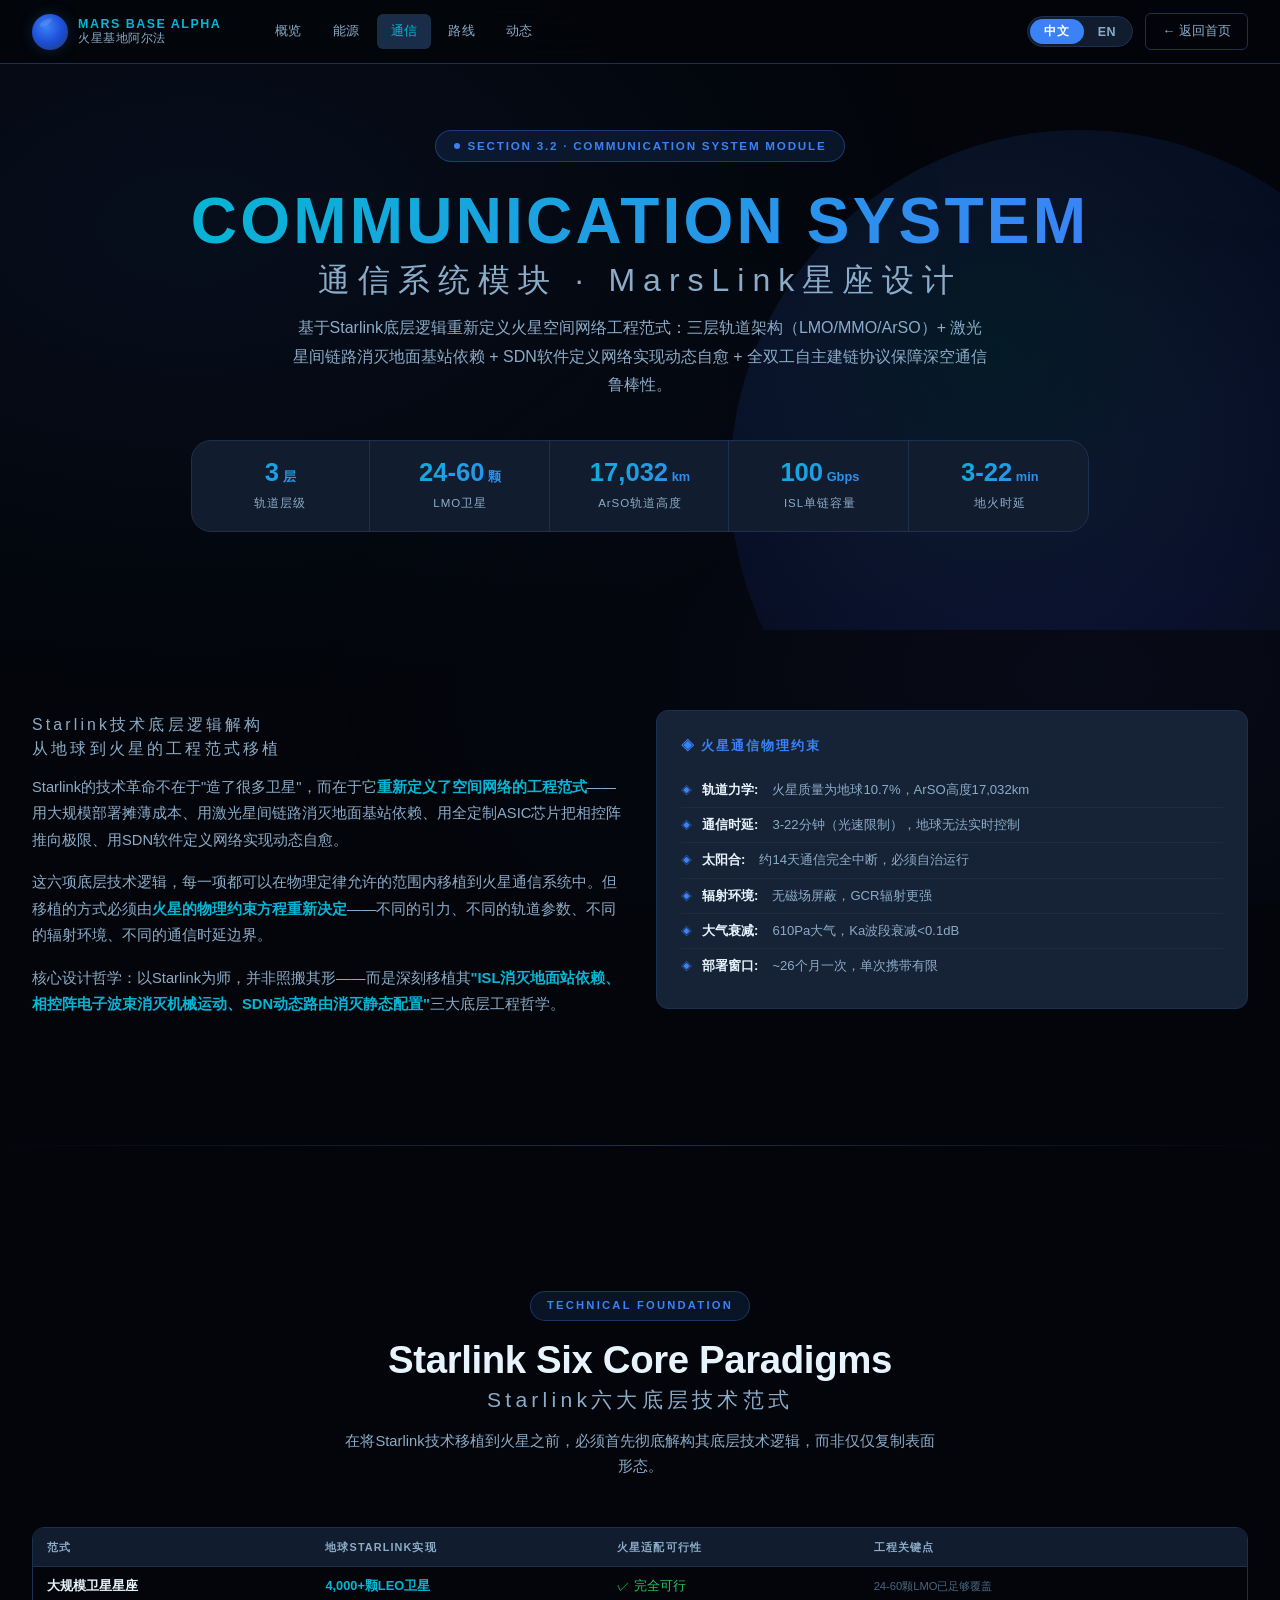
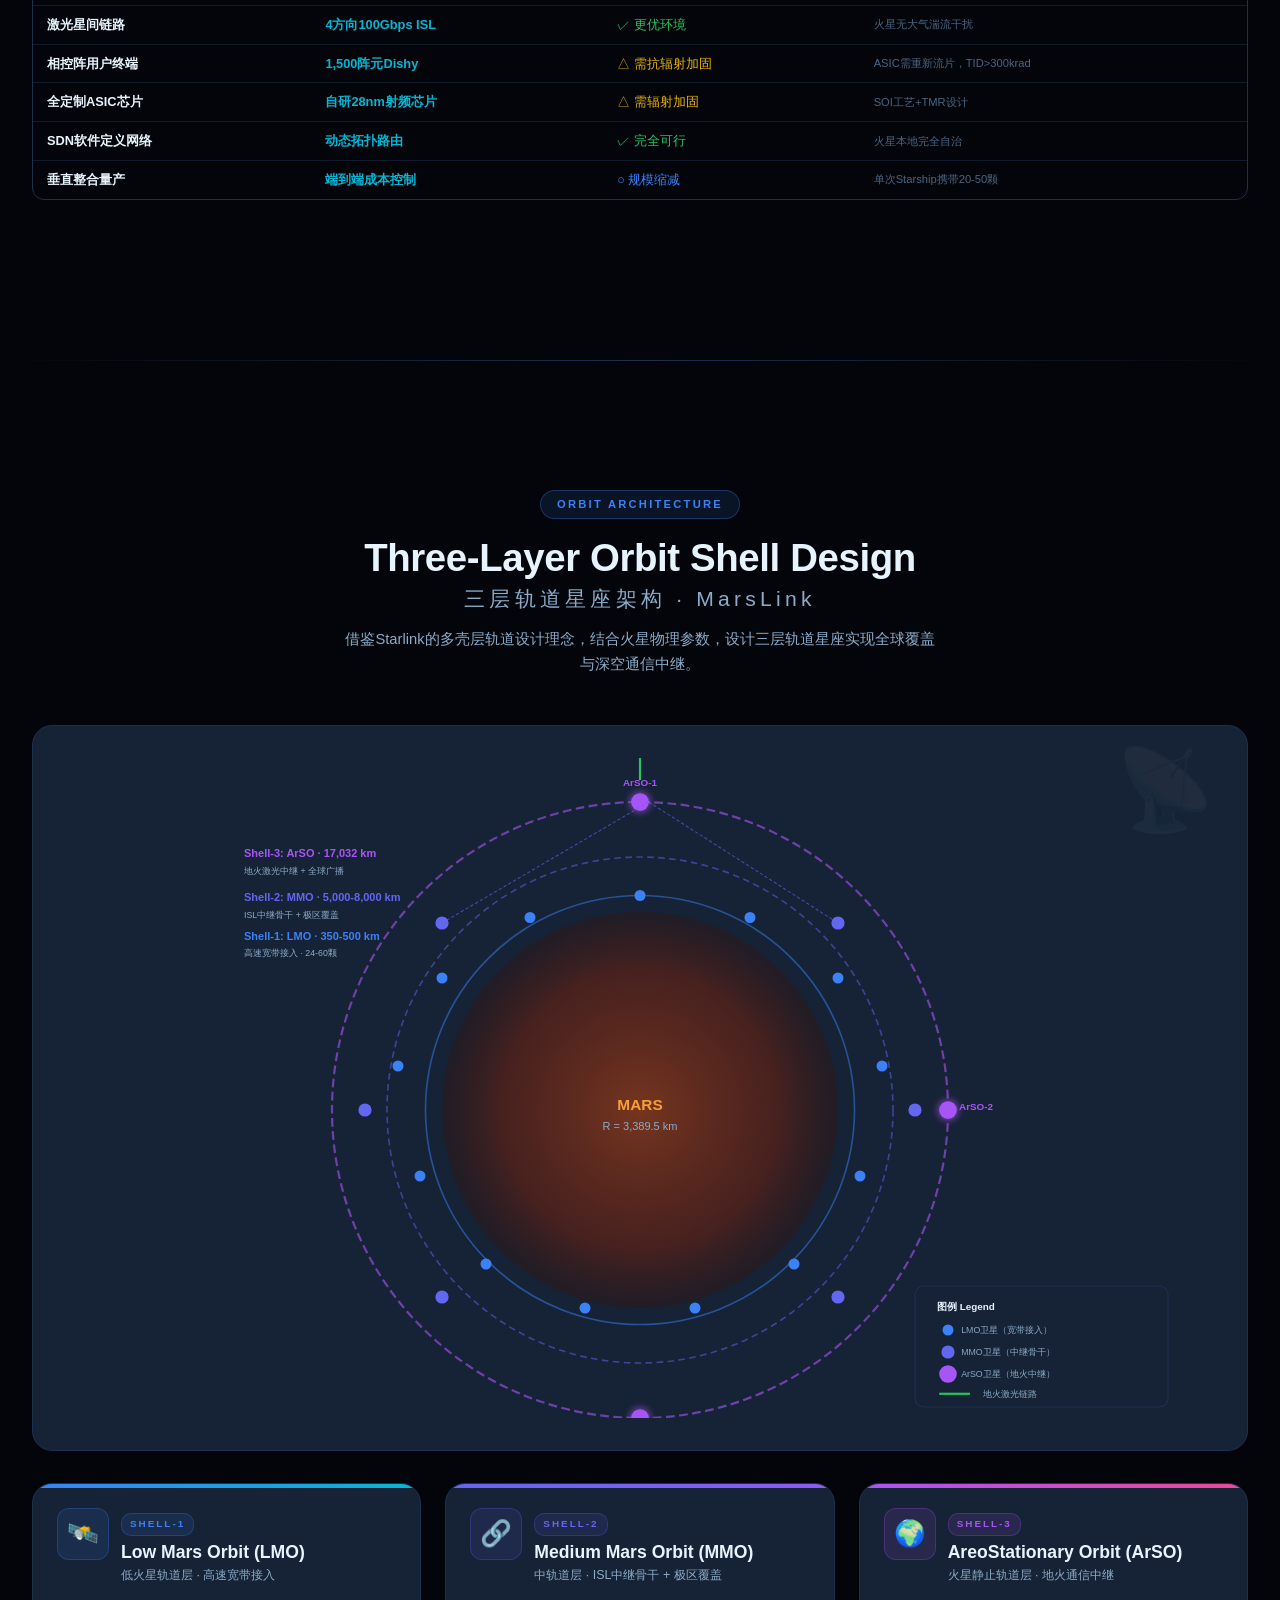
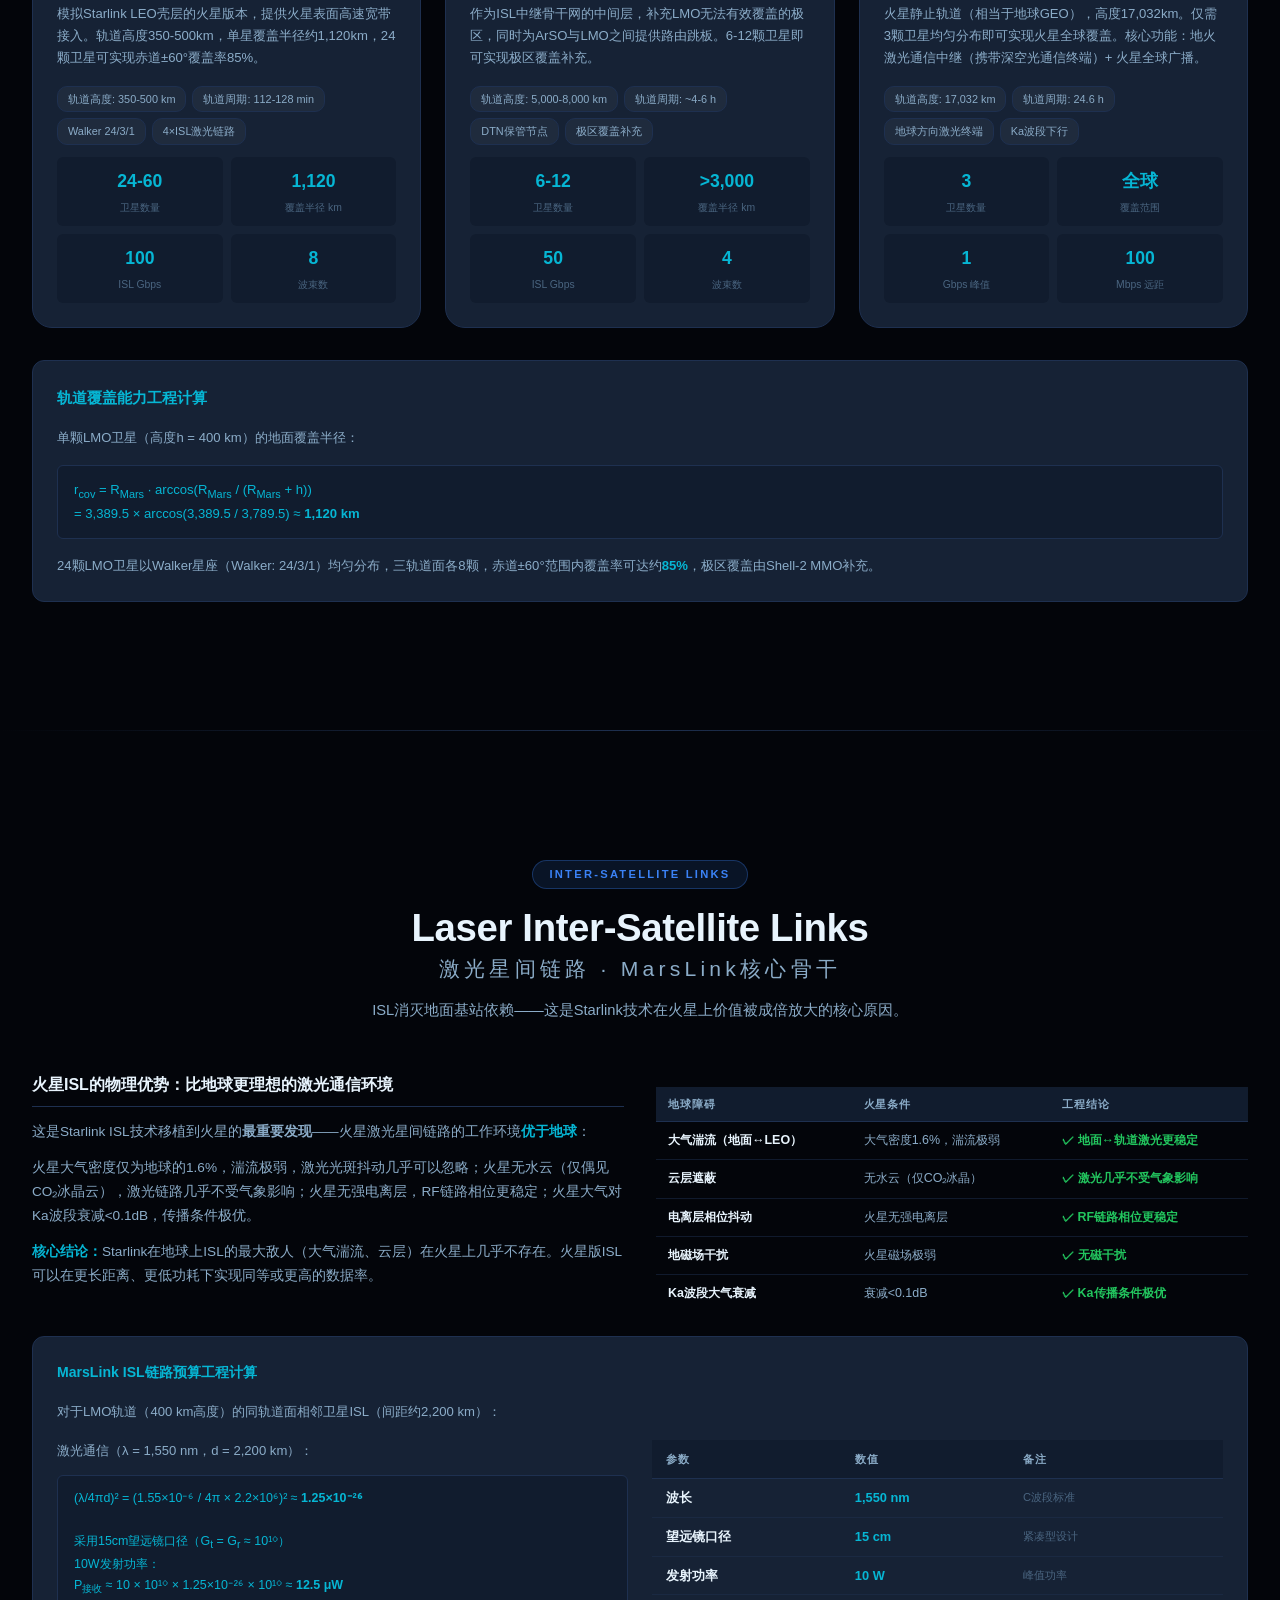
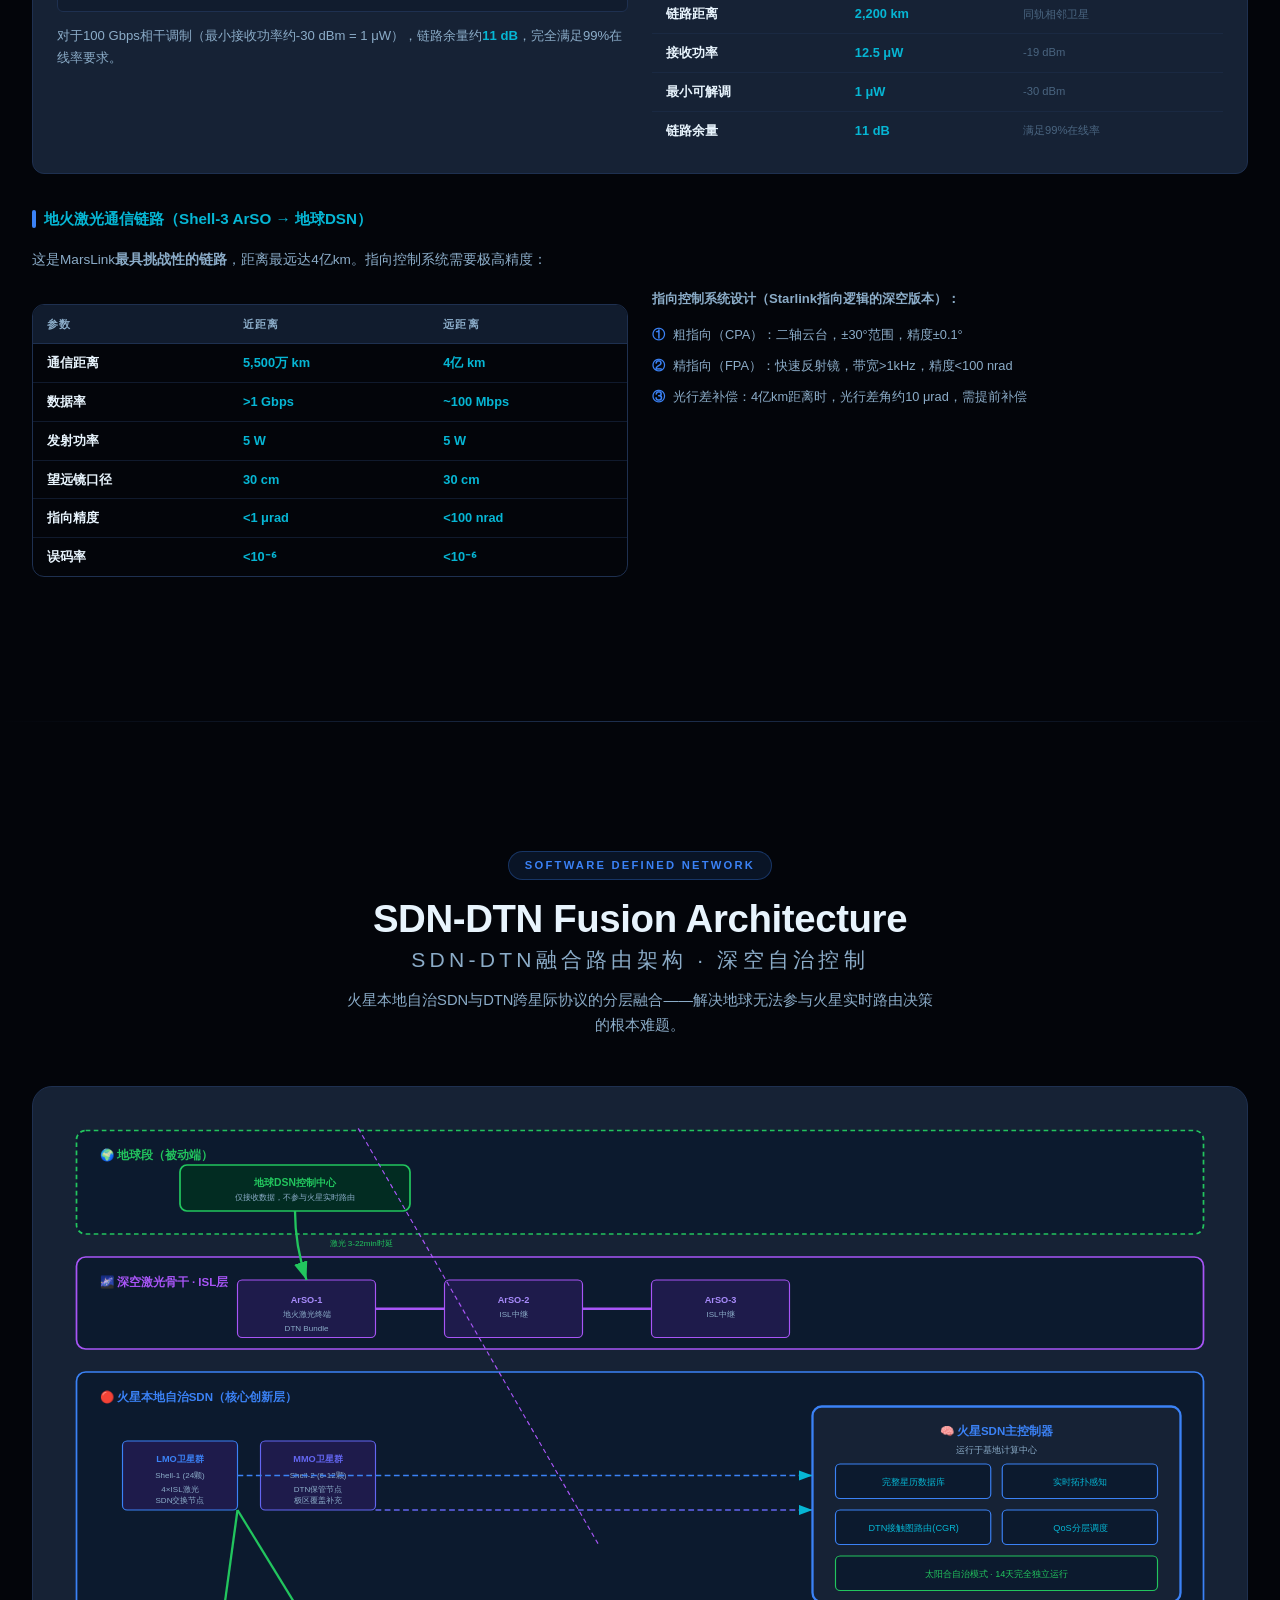
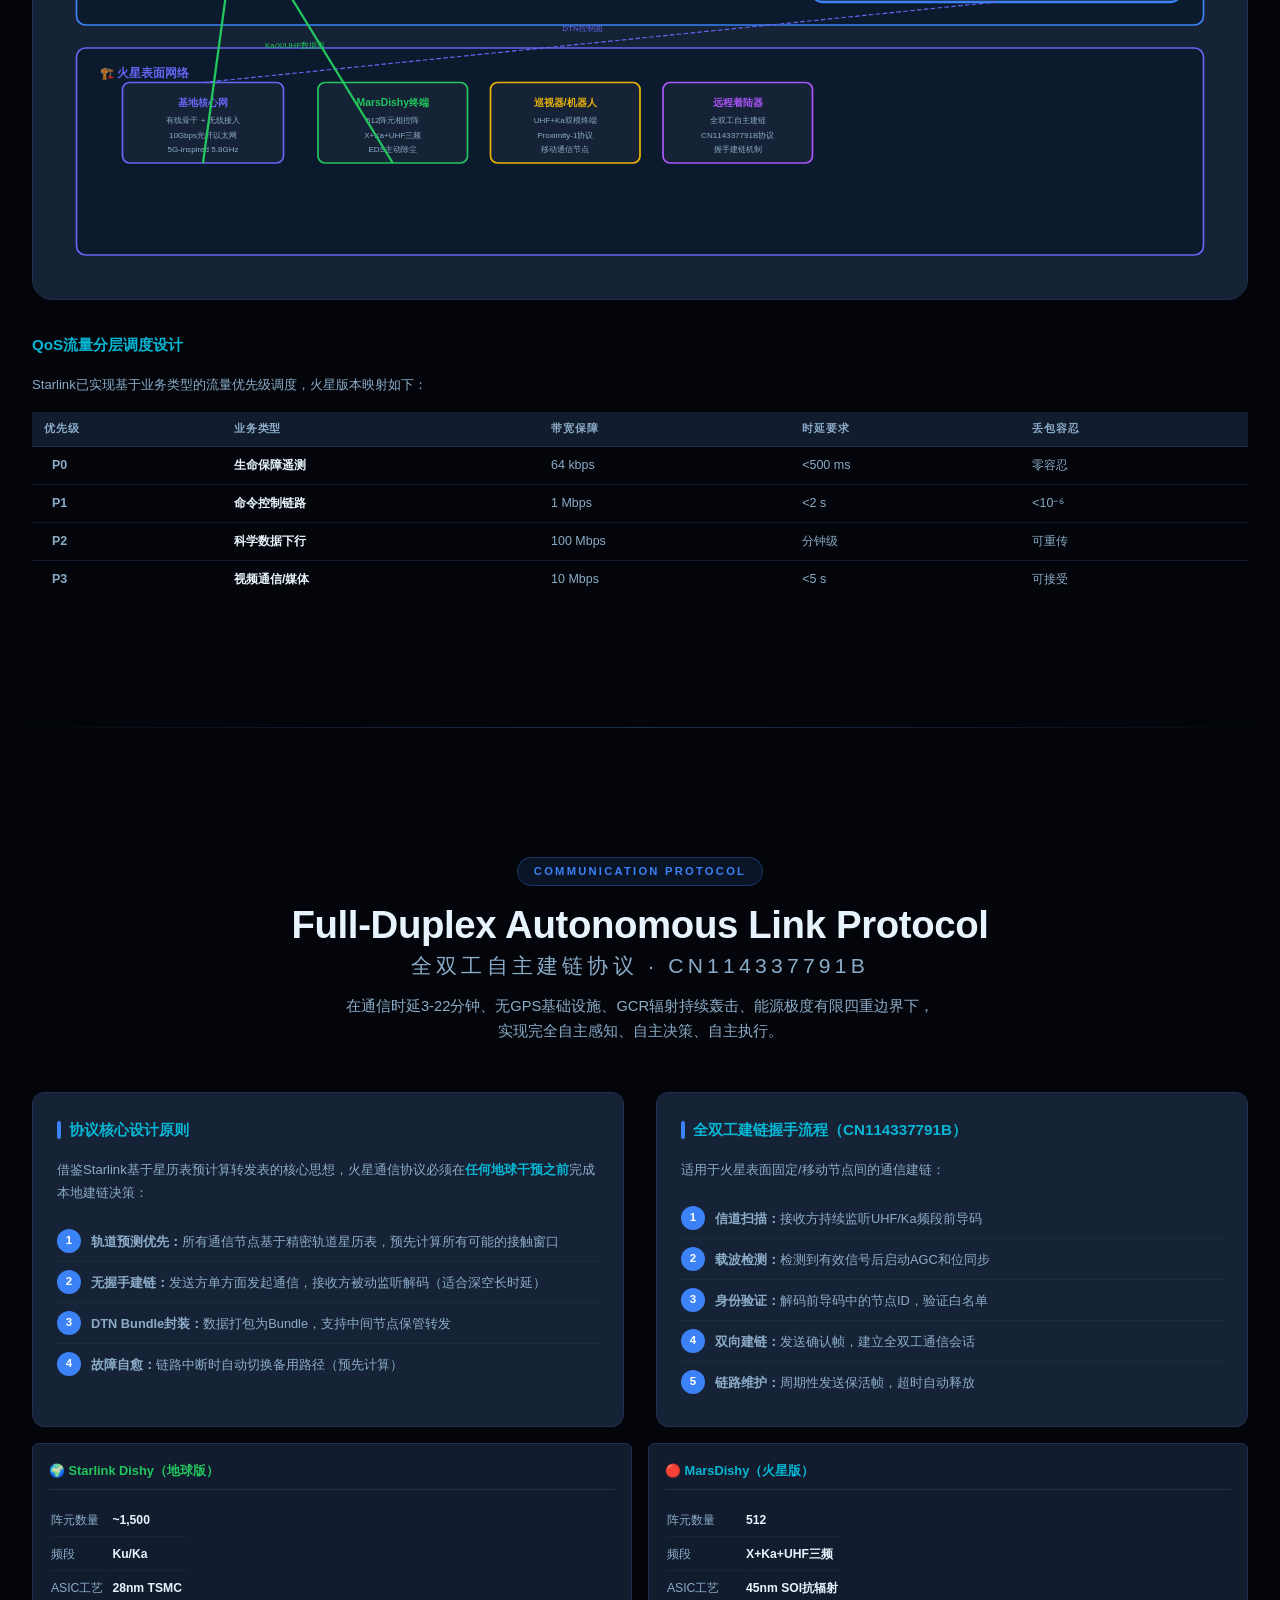
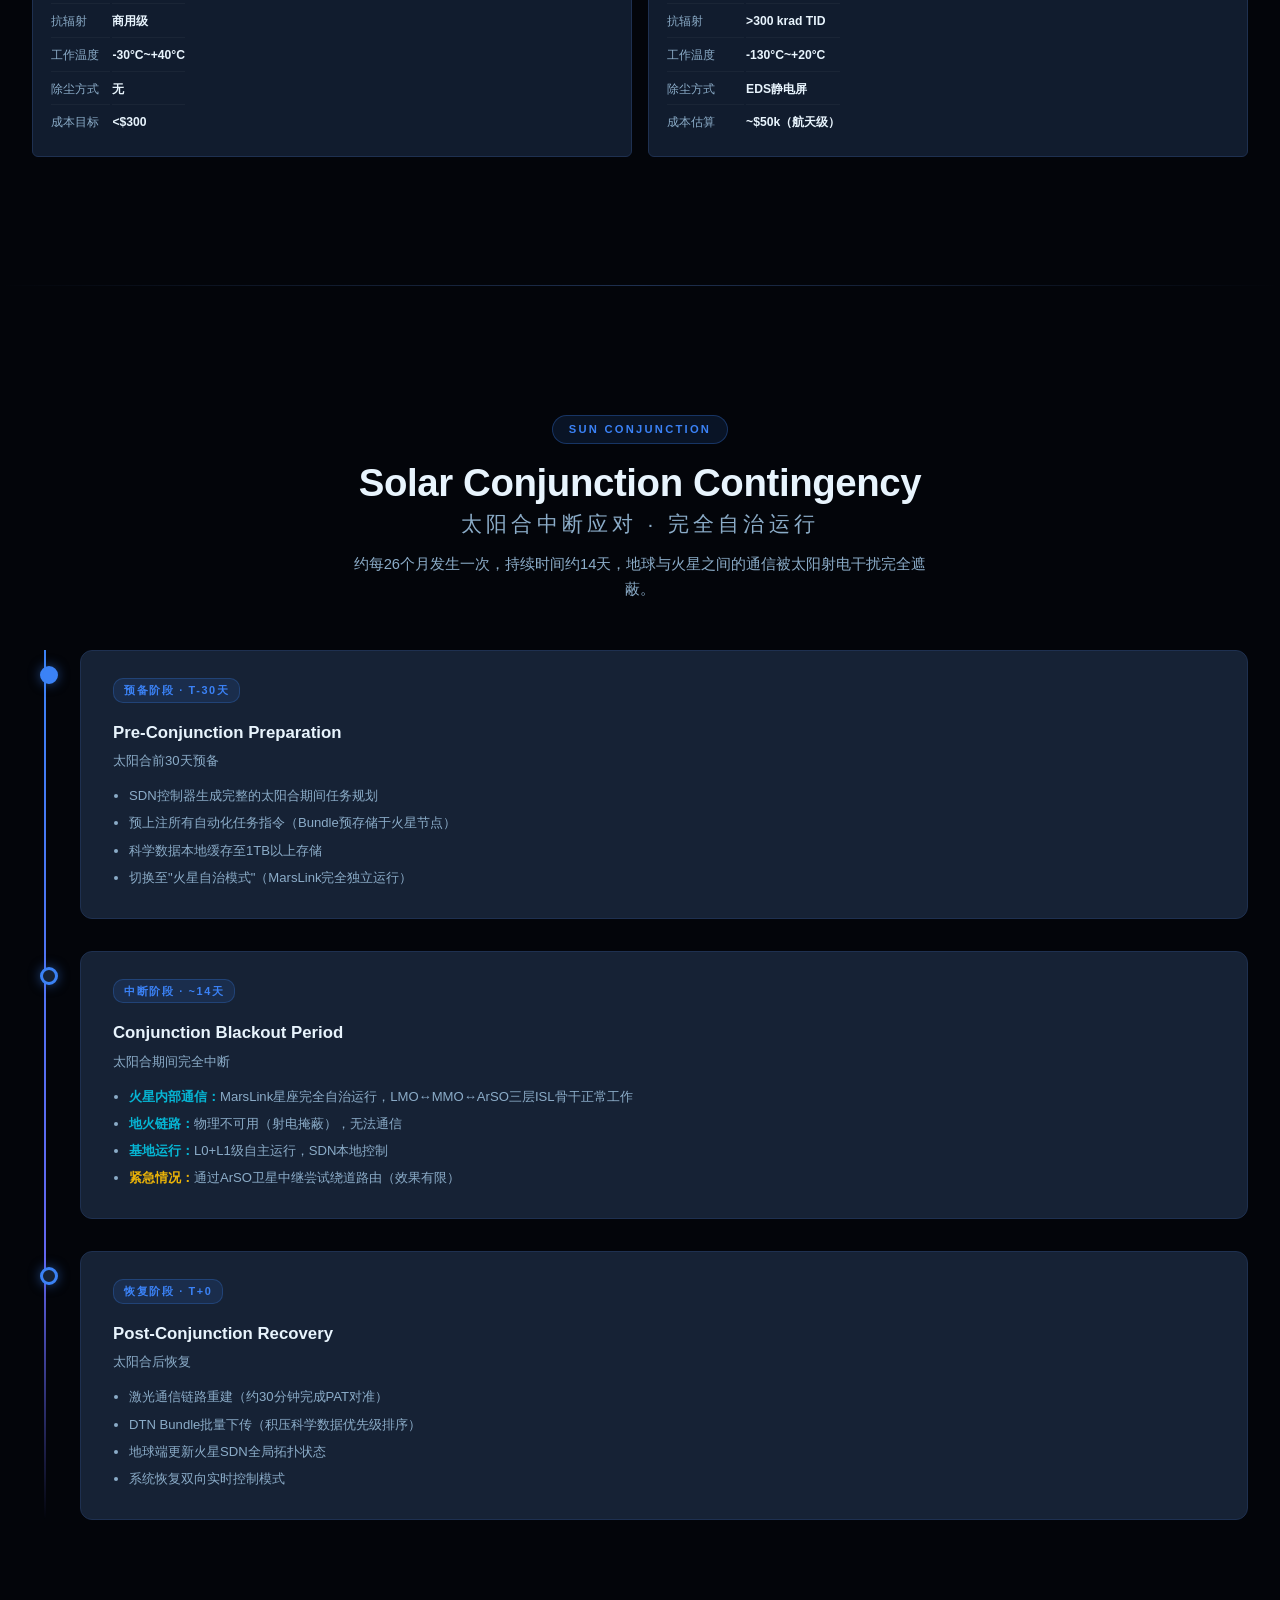
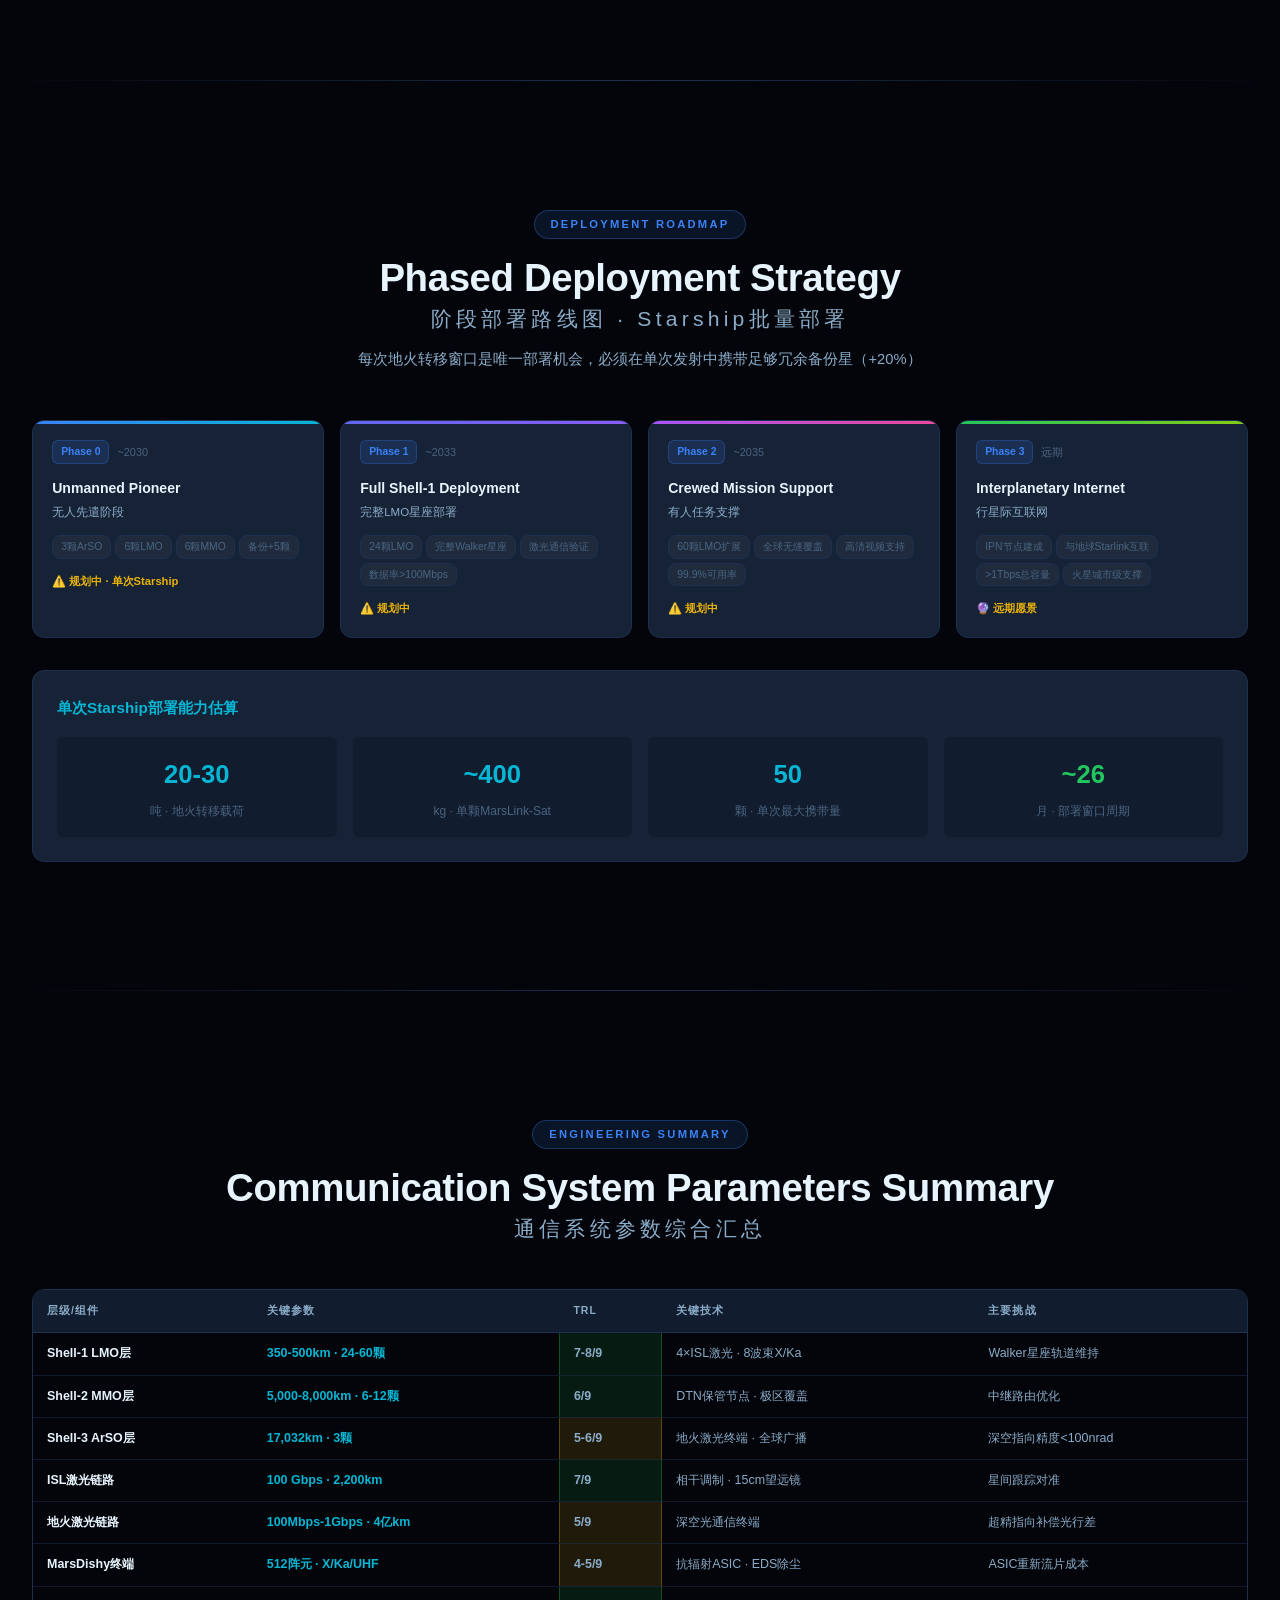
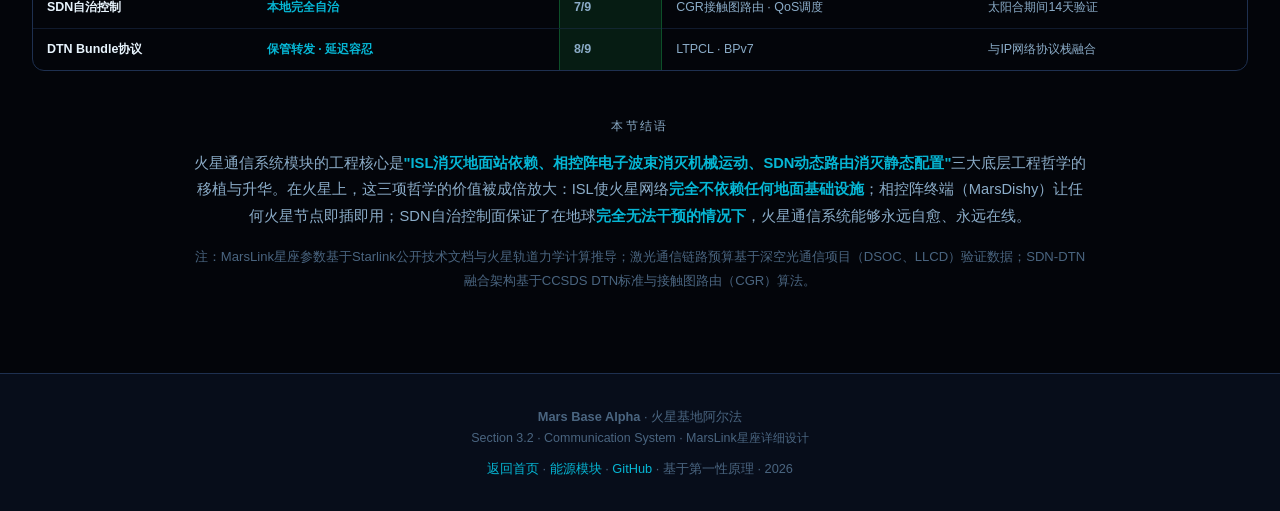
<file: communication.html>
<!DOCTYPE html>
<html lang="zh-CN">
<head>
  <meta charset="UTF-8" />
  <meta name="viewport" content="width=device-width, initial-scale=1.0" />
  <title>通信系统模块 · Communication System | 火星基地阿尔法</title>
  <meta name="description" content="基于Starlink底层逻辑的MarsLink星座设计：三层轨道架构（LMO/MO/ArSO）+ 激光星间链路 + 全双工自主建链协议。" />
  <meta name="theme-color" content="#3b82f6" />
  <link rel="stylesheet" href="css/styles.css" />
  <style>
    :root {
      --mars-red:#c1440e;--mars-orange:#e8621a;--mars-amber:#f4a234;--mars-dust:#d4956a;
      --space-black:#03050a;--space-deep:#070d1a;--space-mid:#0d1b2e;--space-panel:#111c2e;
      --space-card:#162235;--space-border:#1e3050;--space-hover:#1a2d48;
      --text-primary:#e8f4fd;--text-secondary:#8bacc8;--text-muted:#4a6580;--text-accent:#f4a234;
      --glow-red:rgba(193,68,14,0.35);--glow-amber:rgba(244,162,52,0.25);--glow-blue:rgba(56,139,230,0.20);
      --comm-blue:#3b82f6;--comm-cyan:#06b6d4;--comm-indigo:#6366f1;
      --green-ok:#22c55e;--yellow-warn:#eab308;--purple:#a855f7;
      --font-en:'Segoe UI','Helvetica Neue',Arial,sans-serif;
      --font-zh:'PingFang SC','Hiragino Sans GB','Microsoft YaHei',sans-serif;
      --radius-sm:6px;--radius-md:12px;--radius-lg:20px;--radius-xl:32px;
      --shadow-card:0 4px 32px rgba(0,0,0,0.5);
      --transition:all 0.3s cubic-bezier(0.4,0,0.2,1);
    }
    *,*::before,*::after{box-sizing:border-box;margin:0;padding:0;}
    html{scroll-behavior:smooth;font-size:16px;}
    body{background:var(--space-black);color:var(--text-primary);font-family:var(--font-zh);line-height:1.7;overflow-x:hidden;}
    body::before{content:'';position:fixed;inset:0;background:radial-gradient(ellipse at 15% 25%,rgba(59,130,246,0.08) 0%,transparent 50%),radial-gradient(ellipse at 85% 75%,rgba(99,102,241,0.06) 0%,transparent 50%);pointer-events:none;z-index:0;}
    ::-webkit-scrollbar{width:6px;}::-webkit-scrollbar-track{background:var(--space-deep);}::-webkit-scrollbar-thumb{background:var(--comm-blue);border-radius:3px;}

    /* NAV */
    #navbar{position:fixed;top:0;left:0;right:0;z-index:1000;background:rgba(3,5,10,0.88);backdrop-filter:blur(20px);border-bottom:1px solid var(--space-border);height:64px;display:flex;align-items:center;padding:0 2rem;gap:1rem;}
    .nav-logo{display:flex;align-items:center;gap:10px;text-decoration:none;flex-shrink:0;}
    .nav-logo-icon{width:36px;height:36px;border-radius:50%;background:radial-gradient(circle at 40% 35%,#3b82f6,#1d4ed8 50%,#1e3a5f);box-shadow:0 0 16px var(--glow-blue);position:relative;overflow:hidden;flex-shrink:0;}
    .nav-logo-icon::after{content:'';position:absolute;top:18%;left:20%;width:40%;height:15%;background:rgba(255,255,255,0.12);border-radius:50%;transform:rotate(-30deg);}
    .nav-logo-text{display:flex;flex-direction:column;line-height:1.2;}
    .nav-logo-en{font-size:0.78rem;font-family:var(--font-en);font-weight:700;letter-spacing:0.12em;color:var(--comm-cyan);text-transform:uppercase;}
    .nav-logo-zh{font-size:0.72rem;color:var(--text-secondary);letter-spacing:0.05em;}
    .nav-links{display:flex;align-items:center;gap:0.2rem;margin-left:1.5rem;flex:1;}
    .nav-link{display:flex;align-items:center;gap:6px;padding:6px 14px;border-radius:var(--radius-sm);text-decoration:none;font-size:0.82rem;color:var(--text-secondary);transition:var(--transition);white-space:nowrap;letter-spacing:0.02em;}
    .nav-link:hover,.nav-link.active{color:var(--text-primary);background:var(--space-hover);}
    .nav-link.active{color:var(--comm-cyan);}
    .nav-right{display:flex;align-items:center;gap:0.75rem;margin-left:auto;flex-shrink:0;}
    .lang-toggle{display:flex;background:var(--space-panel);border:1px solid var(--space-border);border-radius:20px;overflow:hidden;padding:2px;}
    .lang-btn{padding:4px 14px;border:none;background:transparent;color:var(--text-secondary);font-size:0.78rem;font-weight:600;cursor:pointer;border-radius:16px;transition:var(--transition);letter-spacing:0.05em;}
    .lang-btn.active{background:var(--comm-blue);color:white;}
    .btn-back{display:flex;align-items:center;gap:6px;padding:6px 16px;background:transparent;border:1px solid var(--space-border);border-radius:var(--radius-sm);color:var(--text-secondary);font-size:0.82rem;cursor:pointer;text-decoration:none;transition:var(--transition);}
    .btn-back:hover{border-color:var(--comm-blue);color:var(--comm-cyan);background:var(--space-hover);}

    /* HERO */
    #hero{position:relative;min-height:70vh;display:flex;flex-direction:column;align-items:center;justify-content:center;text-align:center;padding:80px 2rem 3rem;z-index:1;overflow:hidden;}
    .hero-bg{position:absolute;inset:0;z-index:0;overflow:hidden;}
    .hero-planet{position:absolute;bottom:-200px;right:-150px;width:700px;height:700px;border-radius:50%;background:radial-gradient(circle at 38% 32%,#06b6d4 0%,#3b82f6 25%,#1d4ed8 50%,#1e3a5f 72%,#0c1a2e 90%,#03050a 100%);opacity:0.12;animation:marsRotate 180s linear infinite;pointer-events:none;}
    @keyframes marsRotate{from{transform:rotate(0deg);}to{transform:rotate(360deg);}}
    .hero-constellation{position:absolute;top:10%;left:5%;width:300px;height:200px;opacity:0.15;}
    .hero-content{position:relative;z-index:1;max-width:900px;}
    .hero-badge{display:inline-flex;align-items:center;gap:8px;padding:5px 18px;background:rgba(59,130,246,0.12);border:1px solid rgba(59,130,246,0.35);border-radius:30px;font-size:0.73rem;letter-spacing:0.15em;color:#3b82f6;text-transform:uppercase;font-family:var(--font-en);font-weight:700;margin-bottom:1.5rem;}
    .hero-badge-dot{width:6px;height:6px;border-radius:50%;background:#3b82f6;animation:pulse-blue 1.5s infinite;}
    @keyframes pulse-blue{0%,100%{box-shadow:0 0 0 0 rgba(59,130,246,0.6);}50%{box-shadow:0 0 0 6px rgba(59,130,246,0);}}
    .hero-title{font-size:clamp(2rem,5vw,4rem);font-weight:800;line-height:1.1;letter-spacing:-0.02em;margin-bottom:1rem;}
    .hero-title-en{display:block;background:linear-gradient(135deg,#06b6d4 0%,#3b82f6 100%);-webkit-background-clip:text;-webkit-text-fill-color:transparent;background-clip:text;font-family:var(--font-en);text-transform:uppercase;letter-spacing:0.05em;margin-bottom:0.4rem;}
    .hero-title-zh{display:block;color:var(--text-primary);font-size:0.5em;font-weight:300;letter-spacing:0.25em;}
    .hero-subtitle{max-width:700px;margin:0 auto 2rem;font-size:1rem;color:var(--text-secondary);line-height:1.8;}
    .hero-stats{display:flex;gap:2px;background:var(--space-panel);border:1px solid var(--space-border);border-radius:var(--radius-lg);overflow:hidden;flex-wrap:wrap;justify-content:center;}
    .stat-item{padding:16px 28px;text-align:center;border-right:1px solid var(--space-border);transition:var(--transition);}
    .stat-item:last-child{border-right:none;}
    .stat-item:hover{background:var(--space-hover);}
    .stat-value{display:block;font-size:1.6rem;font-weight:800;font-family:var(--font-en);background:linear-gradient(135deg,#06b6d4,#3b82f6);-webkit-background-clip:text;-webkit-text-fill-color:transparent;background-clip:text;line-height:1.2;}
    .stat-label{font-size:0.72rem;color:var(--text-secondary);letter-spacing:0.08em;margin-top:4px;}

    /* CONTAINER */
    .container{max-width:1280px;margin:0 auto;padding:0 2rem;}
    .section-divider{border:none;height:1px;background:linear-gradient(90deg,transparent,var(--space-border),transparent);margin:4rem 0;}

    /* INTRO SECTION */
    #intro{padding:5rem 0 3rem;position:relative;z-index:1;}
    .intro-grid{display:grid;grid-template-columns:1fr 1fr;gap:2rem;align-items:start;}
    .intro-text h2{font-size:1.8rem;font-family:var(--font-en);font-weight:800;margin-bottom:1rem;line-height:1.2;}
    .intro-text h2 span{display:block;font-size:0.55em;font-weight:300;color:var(--text-secondary);letter-spacing:0.2em;margin-top:0.3rem;}
    .intro-text p{color:var(--text-secondary);font-size:0.92rem;line-height:1.8;margin-bottom:1rem;}
    .intro-text .highlight{color:var(--comm-cyan);font-weight:600;}
    .constraint-box{background:var(--space-card);border:1px solid var(--space-border);border-radius:var(--radius-md);padding:1.5rem;}
    .constraint-box h3{font-size:0.8rem;font-family:var(--font-en);font-weight:700;letter-spacing:0.15em;color:var(--comm-blue);text-transform:uppercase;margin-bottom:1rem;}
    .constraint-list{list-style:none;}
    .constraint-list li{display:flex;gap:10px;padding:6px 0;font-size:0.82rem;color:var(--text-secondary);border-bottom:1px solid rgba(255,255,255,0.04);}
    .constraint-list li:last-child{border-bottom:none;}
    .constraint-list li::before{content:'◈';color:var(--comm-blue);flex-shrink:0;font-size:0.7rem;margin-top:2px;}
    .constraint-list li strong{color:var(--text-primary);font-family:var(--font-en);margin-right:4px;}

    /* SECTION HEADERS */
    .section-header{text-align:center;margin-bottom:3rem;}
    .section-tag{display:inline-block;padding:4px 16px;background:rgba(59,130,246,0.12);border:1px solid rgba(59,130,246,0.3);border-radius:20px;font-size:0.7rem;font-family:var(--font-en);font-weight:700;letter-spacing:0.2em;color:var(--comm-blue);text-transform:uppercase;margin-bottom:1rem;}
    .section-header h2{font-size:clamp(1.6rem,3vw,2.4rem);font-weight:800;line-height:1.2;}
    .section-header h2 .en{display:block;font-family:var(--font-en);letter-spacing:-0.01em;}
    .section-header h2 .zh{display:block;font-size:0.55em;font-weight:300;color:var(--text-secondary);letter-spacing:0.2em;margin-top:0.3rem;}
    .section-header p{color:var(--text-secondary);font-size:0.92rem;max-width:600px;margin:1rem auto 0;line-height:1.7;}

    /* ARCHITECTURE DIAGRAM */
    #architecture{padding:4rem 0;position:relative;z-index:1;}
    .arch-diagram-wrap{background:var(--space-card);border:1px solid var(--space-border);border-radius:var(--radius-lg);padding:2rem;margin-bottom:2rem;position:relative;overflow:hidden;}
    .arch-diagram-wrap::before{content:'📡';position:absolute;top:1.5rem;right:2rem;font-size:5rem;opacity:0.05;line-height:1;}
    .arch-svg{width:100%;max-width:1100px;margin:0 auto;display:block;}

    /* ORBIT SHELLS */
    #orbit-shells{padding:4rem 0;position:relative;z-index:1;}
    .shell-grid{display:grid;grid-template-columns:repeat(3,1fr);gap:1.5rem;margin-bottom:2rem;}
    .shell-card{background:var(--space-card);border:1px solid var(--space-border);border-radius:var(--radius-lg);padding:1.5rem;transition:var(--transition);position:relative;overflow:hidden;}
    .shell-card::before{content:'';position:absolute;top:0;left:0;right:0;height:4px;width:100%;}
    .shell-1::before{background:linear-gradient(90deg,#3b82f6,#06b6d4);}
    .shell-2::before{background:linear-gradient(90deg,#6366f1,#8b5cf6);}
    .shell-3::before{background:linear-gradient(90deg,#a855f7,#ec4899);}
    .shell-card:hover{border-color:var(--comm-blue);transform:translateY(-4px);box-shadow:0 8px 32px rgba(59,130,246,0.15);}
    .shell-header{display:flex;align-items:flex-start;gap:12px;margin-bottom:1rem;}
    .shell-icon{width:52px;height:52px;border-radius:var(--radius-md);display:flex;align-items:center;justify-content:center;font-size:1.6rem;flex-shrink:0;}
    .shell-1 .shell-icon{background:rgba(59,130,246,0.12);border:1px solid rgba(59,130,246,0.25);}
    .shell-2 .shell-icon{background:rgba(99,102,241,0.12);border:1px solid rgba(99,102,241,0.25);}
    .shell-3 .shell-icon{background:rgba(168,85,247,0.12);border:1px solid rgba(168,85,247,0.25);}
    .shell-title{flex:1;}
    .shell-label{display:inline-block;font-size:0.62rem;font-family:var(--font-en);font-weight:700;letter-spacing:0.2em;padding:2px 8px;border-radius:10px;margin-bottom:0.4rem;text-transform:uppercase;}
    .shell-1 .shell-label{background:rgba(59,130,246,0.12);color:#3b82f6;border:1px solid rgba(59,130,246,0.25);}
    .shell-2 .shell-label{background:rgba(99,102,241,0.12);color:#6366f1;border:1px solid rgba(99,102,241,0.25);}
    .shell-3 .shell-label{background:rgba(168,85,247,0.12);color:#a855f7;border:1px solid rgba(168,85,247,0.25);}
    .shell-title h3{font-size:1.1rem;font-family:var(--font-en);font-weight:800;line-height:1.2;color:var(--text-primary);}
    .shell-title .zh-sub{font-size:0.78rem;color:var(--text-secondary);margin-top:2px;}
    .shell-body{font-size:0.82rem;color:var(--text-secondary);line-height:1.7;margin-bottom:1rem;}
    .shell-specs{display:flex;flex-wrap:wrap;gap:6px;margin-bottom:0.8rem;}
    .shell-spec{font-size:0.68rem;padding:3px 10px;background:rgba(255,255,255,0.04);border:1px solid var(--space-border);border-radius:10px;color:var(--text-secondary);font-family:var(--font-en);}
    .shell-metrics{display:grid;grid-template-columns:repeat(2,1fr);gap:0.5rem;}
    .shell-metric{background:var(--space-panel);border-radius:var(--radius-sm);padding:0.6rem;text-align:center;}
    .shell-metric-val{font-size:1.1rem;font-weight:800;font-family:var(--font-en);color:var(--comm-cyan);}
    .shell-metric-label{font-size:0.65rem;color:var(--text-muted);margin-top:2px;}

    /* ISL SECTION */
    #isl{padding:4rem 0;position:relative;z-index:1;}
    .isl-grid{display:grid;grid-template-columns:1fr 1fr;gap:2rem;align-items:start;}
    .isl-text h4{font-size:1rem;font-family:var(--font-en);font-weight:700;color:var(--text-primary);margin-bottom:0.8rem;padding-bottom:0.5rem;border-bottom:1px solid var(--space-border);}
    .isl-text p{font-size:0.85rem;color:var(--text-secondary);line-height:1.75;margin-bottom:0.8rem;}
    .isl-text .formula{background:var(--space-panel);border:1px solid var(--space-border);border-radius:var(--radius-sm);padding:0.8rem 1rem;margin:0.8rem 0;font-size:0.8rem;font-family:var(--font-en);color:var(--comm-cyan);overflow-x:auto;}
    .advantage-table{width:100%;border-collapse:collapse;font-size:0.78rem;margin-top:1rem;}
    .advantage-table th{background:var(--space-panel);color:var(--text-secondary);font-family:var(--font-en);font-weight:700;font-size:0.68rem;letter-spacing:0.08em;padding:8px 12px;text-align:left;border-bottom:1px solid var(--space-border);text-transform:uppercase;}
    .advantage-table td{padding:8px 12px;border-bottom:1px solid rgba(30,48,80,0.5);color:var(--text-secondary);vertical-align:middle;}
    .advantage-table tr:last-child td{border-bottom:none;}
    .advantage-table .td-check{color:#22c55e;font-weight:700;}
    .advantage-table .td-label{color:var(--text-primary);font-weight:600;}

    /* SDN SECTION */
    #sdn{padding:4rem 0;position:relative;z-index:1;}
    .sdn-arch-wrap{background:var(--space-card);border:1px solid var(--space-border);border-radius:var(--radius-lg);padding:2rem;overflow-x:auto;}
    .sdn-arch-svg{width:100%;min-width:800px;display:block;}

    /* PROTOCOL SECTION */
    #protocol{padding:4rem 0;position:relative;z-index:1;}
    .protocol-grid{display:grid;grid-template-columns:1fr 1fr;gap:2rem;}
    .protocol-card{background:var(--space-card);border:1px solid var(--space-border);border-radius:var(--radius-md);padding:1.5rem;}
    .protocol-card h4{font-size:0.95rem;font-family:var(--font-en);font-weight:700;color:var(--comm-cyan);margin-bottom:1rem;display:flex;align-items:center;gap:8px;}
    .protocol-card h4::before{content:'';width:4px;height:18px;background:var(--comm-blue);border-radius:2px;}
    .protocol-card p{font-size:0.82rem;color:var(--text-secondary);line-height:1.75;margin-bottom:0.8rem;}
    .protocol-steps{list-style:none;margin-top:1rem;}
    .protocol-steps li{display:flex;gap:10px;padding:8px 0;font-size:0.8rem;color:var(--text-secondary);border-bottom:1px solid rgba(255,255,255,0.04);}
    .protocol-steps li:last-child{border-bottom:none;}
    .protocol-steps li .step-num{width:24px;height:24px;border-radius:50%;background:var(--comm-blue);color:white;font-size:0.72rem;font-weight:700;display:flex;align-items:center;justify-content:center;flex-shrink:0;}
    .protocol-steps li .step-text{flex:1;padding-top:2px;}

    /* SUN CONJUNCTION */
    #sun-conjunction{padding:4rem 0;position:relative;z-index:1;}
    .timeline-vertical{position:relative;padding-left:3rem;}
    .timeline-vertical::before{content:'';position:absolute;left:12px;top:0;bottom:0;width:2px;background:linear-gradient(180deg,#3b82f6,#6366f1 70%,transparent);}
    .timeline-item{position:relative;margin-bottom:2rem;animation:fadeInLeft 0.6s ease both;}
    .timeline-item:nth-child(1){animation-delay:0.1s;}
    .timeline-item:nth-child(2){animation-delay:0.2s;}
    .timeline-item:nth-child(3){animation-delay:0.3s;}
    @keyframes fadeInLeft{from{opacity:0;transform:translateX(-20px);}to{opacity:1;transform:translateX(0);}}
    .timeline-dot{position:absolute;left:-2.7rem;top:1rem;width:18px;height:18px;border-radius:50%;background:var(--space-card);border:3px solid var(--comm-blue);box-shadow:0 0 12px rgba(59,130,246,0.5);}
    .timeline-item:first-child .timeline-dot{background:var(--comm-blue);animation:pulseDot 2s infinite;}
    @keyframes pulseDot{0%,100%{box-shadow:0 0 0 0 rgba(59,130,246,0.5);}50%{box-shadow:0 0 0 8px rgba(59,130,246,0);}}
    .timeline-card{background:var(--space-card);border:1px solid var(--space-border);border-radius:var(--radius-md);padding:1.5rem 2rem;transition:var(--transition);}
    .timeline-card:hover{border-color:rgba(59,130,246,0.4);transform:translateX(4px);}
    .timeline-tag{display:inline-block;font-size:0.68rem;font-family:var(--font-en);font-weight:700;letter-spacing:0.15em;padding:2px 10px;background:rgba(59,130,246,0.12);border:1px solid rgba(59,130,246,0.25);border-radius:10px;color:var(--comm-blue);margin-bottom:0.7rem;text-transform:uppercase;}
    .timeline-title{font-size:1.05rem;font-family:var(--font-en);font-weight:800;color:var(--text-primary);margin-bottom:3px;}
    .timeline-zh{font-size:0.82rem;color:var(--text-secondary);margin-bottom:0.8rem;}
    .timeline-content{font-size:0.82rem;color:var(--text-secondary);line-height:1.7;}
    .timeline-content ul{margin-top:0.5rem;padding-left:1rem;}
    .timeline-content li{margin-bottom:0.3rem;}

    /* DEPLOYMENT */
    #deployment{padding:4rem 0;position:relative;z-index:1;}
    .phase-grid{display:grid;grid-template-columns:repeat(4,1fr);gap:1rem;}
    .phase-card{background:var(--space-card);border:1px solid var(--space-border);border-radius:var(--radius-md);padding:1.2rem;transition:var(--transition);position:relative;overflow:hidden;}
    .phase-card::before{content:'';position:absolute;top:0;left:0;right:0;height:3px;}
    .phase-p0::before{background:linear-gradient(90deg,#3b82f6,#06b6d4);}
    .phase-p1::before{background:linear-gradient(90deg,#6366f1,#8b5cf6);}
    .phase-p2::before{background:linear-gradient(90deg,#a855f7,#ec4899);}
    .phase-p3::before{background:linear-gradient(90deg,#22c55e,#84cc16);}
    .phase-card:hover{border-color:var(--comm-blue);transform:translateY(-2px);}
    .phase-header{display:flex;align-items:center;gap:8px;margin-bottom:0.8rem;}
    .phase-num{font-size:0.65rem;font-family:var(--font-en);font-weight:900;padding:2px 8px;border-radius:6px;background:rgba(59,130,246,0.15);color:var(--comm-blue);border:1px solid rgba(59,130,246,0.25);}
    .phase-year{font-size:0.68rem;color:var(--text-muted);}
    .phase-title{font-size:0.88rem;font-family:var(--font-en);font-weight:700;color:var(--text-primary);margin-bottom:2px;}
    .phase-zh{font-size:0.72rem;color:var(--text-secondary);margin-bottom:0.8rem;}
    .phase-items{display:flex;flex-wrap:wrap;gap:4px;}
    .phase-chip{font-size:0.65rem;padding:2px 8px;background:rgba(255,255,255,0.04);border:1px solid var(--space-border);border-radius:8px;color:var(--text-muted);}
    .phase-status{margin-top:0.8rem;font-size:0.7rem;font-family:var(--font-en);font-weight:700;}
    .status-planned{color:#eab308;}
    .status-active{color:#22c55e;}

    /* SUMMARY TABLE */
    #summary{padding:4rem 0;position:relative;z-index:1;}
    .summary-table-wrap{overflow-x:auto;border-radius:var(--radius-md);border:1px solid var(--space-border);}
    .summary-table{width:100%;border-collapse:collapse;font-size:0.78rem;min-width:900px;}
    .summary-table th{background:var(--space-panel);color:var(--text-secondary);font-family:var(--font-en);font-weight:700;font-size:0.66rem;letter-spacing:0.1em;padding:12px 14px;text-align:left;border-bottom:1px solid var(--space-border);white-space:nowrap;text-transform:uppercase;}
    .summary-table td{padding:10px 14px;border-bottom:1px solid rgba(30,48,80,0.5);color:var(--text-secondary);vertical-align:middle;}
    .summary-table tr:last-child td{border-bottom:none;}
    .summary-table tr:hover td{background:var(--space-hover);}
    .summary-table .td-name{color:var(--text-primary);font-weight:700;font-family:var(--font-en);white-space:nowrap;}
    .summary-table .td-val{font-family:var(--font-en);color:var(--comm-cyan);font-weight:700;}
    .summary-table .td-trl{font-family:var(--font-en);font-weight:700;}
    .trl-high{color:#22c55e;}
    .trl-mid{color:#eab308;}
    .trl-low{color:#3b82f6;}

    /* DATA TABLE */
    .data-table-wrap{overflow-x:auto;border-radius:var(--radius-md);border:1px solid var(--space-border);margin:1rem 0;}
    .data-table{width:100%;border-collapse:collapse;font-size:0.8rem;}
    .data-table th{background:var(--space-panel);color:var(--text-secondary);font-family:var(--font-en);font-weight:700;font-size:0.68rem;letter-spacing:0.1em;padding:10px 14px;text-align:left;border-bottom:1px solid var(--space-border);white-space:nowrap;text-transform:uppercase;}
    .data-table td{padding:8px 14px;border-bottom:1px solid rgba(30,48,80,0.5);color:var(--text-secondary);vertical-align:middle;}
    .data-table tr:last-child td{border-bottom:none;}
    .data-table tr:hover td{background:var(--space-hover);}
    .data-table .td-key{color:var(--text-primary);font-weight:600;white-space:nowrap;}
    .data-table .td-val{font-family:var(--font-en);color:var(--comm-cyan);font-weight:700;}
    .data-table .td-note{font-size:0.7rem;color:var(--text-muted);}

    /* METRICS GRID */
    .metrics-grid{display:grid;grid-template-columns:repeat(auto-fit,minmax(150px,1fr));gap:1rem;margin-bottom:1.5rem;}
    .metric-card{background:var(--space-panel);border:1px solid var(--space-border);border-radius:var(--radius-md);padding:1rem 1.2rem;transition:var(--transition);}
    .metric-card:hover{border-color:var(--comm-blue);background:var(--space-hover);}
    .metric-value{font-size:1.4rem;font-weight:800;font-family:var(--font-en);color:var(--comm-cyan);line-height:1.1;}
    .metric-unit{font-size:0.7rem;color:var(--text-muted);font-weight:400;}
    .metric-label{font-size:0.72rem;font-family:var(--font-en);color:var(--text-secondary);margin-top:4px;font-weight:600;}
    .metric-zh{font-size:0.65rem;color:var(--text-muted);}

    /* SVG DIAGRAMS */
    .mini-svg-wrap{background:var(--space-panel);border:1px solid var(--space-border);border-radius:var(--radius-md);padding:1rem;overflow-x:auto;}
    .mini-svg{width:100%;min-width:400px;display:block;}

    /* FOOTER */
    footer{background:var(--space-deep);border-top:1px solid var(--space-border);padding:2rem;text-align:center;color:var(--text-muted);font-size:0.8rem;position:relative;z-index:1;}
    footer a{color:var(--comm-cyan);text-decoration:none;}
    footer a:hover{text-decoration:underline;}

    /* RESPONSIVE */
    @media(max-width:1024px){
      .shell-grid{grid-template-columns:1fr;}
      .phase-grid{grid-template-columns:repeat(2,1fr);}
    }
    @media(max-width:768px){
      .intro-grid,.isl-grid,.protocol-grid{grid-template-columns:1fr;}
      .hero-stats{flex-direction:column;}
      .stat-item{border-right:none;border-bottom:1px solid var(--space-border);}
      .stat-item:last-child{border-bottom:none;}
      .phase-grid{grid-template-columns:1fr;}
      .nav-links{display:none;}
    }

    /* Scroll animations */
    .fade-section{opacity:0;transform:translateY(20px);transition:opacity 0.7s ease,transform 0.7s ease;}
    .fade-section.visible{opacity:1;transform:translateY(0);}

    /* QoS Table */
    .qos-table{width:100%;border-collapse:collapse;font-size:0.78rem;margin-top:1rem;}
    .qos-table th{background:var(--space-panel);color:var(--text-secondary);font-family:var(--font-en);font-weight:700;font-size:0.66rem;letter-spacing:0.08em;padding:8px 12px;text-align:left;border-bottom:1px solid var(--space-border);text-transform:uppercase;}
    .qos-table td{padding:8px 12px;border-bottom:1px solid rgba(30,48,80,0.5);color:var(--text-secondary);vertical-align:middle;}
    .qos-table tr:last-child td{border-bottom:none;}
    .qos-table .qos-name{color:var(--text-primary);font-weight:600;}
    .qos-table .qos-priority{font-family:var(--font-en);font-weight:800;padding:3px 8px;border-radius:4px;text-align:center;}
    .p0{background:rgba(239,68,68,0.15);color:#ef4444;border:1px solid rgba(239,68,68,0.3);}
    .p1{background:rgba(249,115,22,0.12);color:#f97316;border:1px solid rgba(249,115,22,0.25);}
    .p2{background:rgba(234,179,8,0.12);color:#eab308;border:1px solid rgba(234,179,8,0.25);}
    .p3{background:rgba(59,130,246,0.12);color:#3b82f6;border:1px solid rgba(59,130,246,0.25);}

    /* Terminal specs comparison */
    .terminal-compare{display:grid;grid-template-columns:repeat(2,1fr);gap:1rem;margin-top:1rem;}
    .terminal-card{background:var(--space-panel);border:1px solid var(--space-border);border-radius:var(--radius-sm);padding:1rem;}
    .terminal-card h5{font-size:0.8rem;font-family:var(--font-en);font-weight:700;margin-bottom:0.8rem;padding-bottom:0.5rem;border-bottom:1px solid var(--space-border);display:flex;align-items:center;gap:8px;}
    .terminal-card.earth h5{color:#22c55e;}
    .terminal-card.mars h5{color:var(--comm-cyan);}
    .terminal-specs{font-size:0.76rem;}
    .terminal-specs td{padding:5px 0;border-bottom:1px solid rgba(255,255,255,0.04);}
    .terminal-specs tr:last-child td{border-bottom:none;}
    .terminal-specs .spec-key{color:var(--text-secondary);width:45%;}
    .terminal-specs .spec-val{font-family:var(--font-en);color:var(--text-primary);font-weight:600;}

    /* Link budget */
    .link-budget-wrap{background:var(--space-card);border:1px solid var(--space-border);border-radius:var(--radius-md);padding:1.5rem;margin-top:1.5rem;}
    .link-budget-wrap h4{font-size:0.88rem;font-family:var(--font-en);font-weight:700;color:var(--comm-cyan);margin-bottom:1rem;}
    .link-budget-table{width:100%;border-collapse:collapse;font-size:0.78rem;}
    .link-budget-table th{background:var(--space-panel);color:var(--text-secondary);font-size:0.66rem;padding:8px 12px;text-align:left;border-bottom:1px solid var(--space-border);text-transform:uppercase;letter-spacing:0.08em;}
    .link-budget-table td{padding:8px 12px;border-bottom:1px solid rgba(30,48,80,0.5);}
    .link-budget-table tr:last-child td{border-bottom:none;}
    .link-budget-table .lb-param{color:var(--text-primary);font-weight:600;}
    .link-budget-table .lb-value{font-family:var(--font-en);color:var(--comm-cyan);font-weight:700;}
    .link-budget-table .lb-note{font-size:0.7rem;color:var(--text-muted);}

    /* Bilingual visibility */
    .en{display:none;}
    .zh{display:inherit;}
    body.lang-en .en{display:inherit;}
    body.lang-en .zh{display:none;}
    body.lang-en .hero-title-en{display:block;}
    body.lang-en .hero-title-zh{display:none;}
  </style>
</head>
<body>
  <!-- NAV -->
  <header>
    <nav id="navbar" role="navigation" aria-label="主导航">
      <a href="index.html" class="nav-logo" aria-label="Mars Base Alpha 首页">
        <div class="nav-logo-icon" aria-hidden="true"></div>
        <div class="nav-logo-text">
          <span class="nav-logo-en">Mars Base Alpha</span>
          <span class="nav-logo-zh">火星基地阿尔法</span>
        </div>
      </a>
      <div class="nav-links" role="menubar">
        <a href="index.html#overview" class="nav-link" role="menuitem">概览</a>
        <a href="energy.html" class="nav-link" role="menuitem">能源</a>
        <a href="communication.html" class="nav-link active" aria-current="page" role="menuitem">通信</a>
        <a href="index.html#roadmap" class="nav-link" role="menuitem">路线</a>
        <a href="index.html#updates" class="nav-link" role="menuitem">动态</a>
      </div>
      <div class="nav-right">
        <div class="lang-toggle" role="group" aria-label="语言切换">
          <button class="lang-btn active" data-lang="zh" aria-pressed="true">中文</button>
          <button class="lang-btn" data-lang="en" aria-pressed="false">EN</button>
        </div>
        <a href="index.html" class="btn-back">← 返回首页</a>
      </div>
    </nav>
  </header>

  <!-- HERO -->
  <section id="hero" aria-labelledby="hero-title">
    <div class="hero-bg" aria-hidden="true">
      <div class="hero-planet"></div>
    </div>
    <div class="hero-content">
      <div class="hero-badge">
        <span class="hero-badge-dot" aria-hidden="true"></span>
        <span>Section 3.2 · Communication System Module</span>
      </div>
      <h1 id="hero-title" class="hero-title">
        <span class="hero-title-en en" style="display:block;">Communication System</span>
        <span class="hero-title-zh zh">通信系统模块 · MarsLink星座设计</span>
      </h1>
      <p class="hero-subtitle">
        基于Starlink底层逻辑重新定义火星空间网络工程范式：三层轨道架构（LMO/MMO/ArSO）+ 激光星间链路消灭地面基站依赖 + SDN软件定义网络实现动态自愈 + 全双工自主建链协议保障深空通信鲁棒性。
      </p>
      <div class="hero-stats" role="region" aria-label="关键数据">
        <div class="stat-item">
          <span class="stat-value">3<span style="font-size:0.8rem;"> 层</span></span>
          <span class="stat-label">轨道层级</span>
        </div>
        <div class="stat-item">
          <span class="stat-value">24-60<span style="font-size:0.8rem;"> 颗</span></span>
          <span class="stat-label">LMO卫星</span>
        </div>
        <div class="stat-item">
          <span class="stat-value">17,032<span style="font-size:0.8rem;"> km</span></span>
          <span class="stat-label">ArSO轨道高度</span>
        </div>
        <div class="stat-item">
          <span class="stat-value">100<span style="font-size:0.8rem;"> Gbps</span></span>
          <span class="stat-label">ISL单链容量</span>
        </div>
        <div class="stat-item">
          <span class="stat-value">3-22<span style="font-size:0.8rem;"> min</span></span>
          <span class="stat-label">地火时延</span>
        </div>
      </div>
    </div>
  </section>

  <!-- INTRO -->
  <section id="intro" aria-labelledby="intro-title">
    <div class="container">
      <div class="intro-grid fade-section">
        <div class="intro-text">
          <h2 id="intro-title">
            <span>Starlink技术底层逻辑解构</span>
            <span>从地球到火星的工程范式移植</span>
          </h2>
          <p>Starlink的技术革命不在于"造了很多卫星"，而在于它<strong class="highlight">重新定义了空间网络的工程范式</strong>——用大规模部署摊薄成本、用激光星间链路消灭地面基站依赖、用全定制ASIC芯片把相控阵推向极限、用SDN软件定义网络实现动态自愈。</p>
          <p>这六项底层技术逻辑，每一项都可以在物理定律允许的范围内移植到火星通信系统中。但移植的方式必须由<strong class="highlight">火星的物理约束方程重新决定</strong>——不同的引力、不同的轨道参数、不同的辐射环境、不同的通信时延边界。</p>
          <p>核心设计哲学：以Starlink为师，并非照搬其形——而是深刻移植其<strong class="highlight">"ISL消灭地面站依赖、相控阵电子波束消灭机械运动、SDN动态路由消灭静态配置"</strong>三大底层工程哲学。</p>
        </div>
        <div class="constraint-box">
          <h3>◈ 火星通信物理约束</h3>
          <ul class="constraint-list">
            <li><strong>轨道力学:</strong> 火星质量为地球10.7%，ArSO高度17,032km</li>
            <li><strong>通信时延:</strong> 3-22分钟（光速限制），地球无法实时控制</li>
            <li><strong>太阳合:</strong> 约14天通信完全中断，必须自治运行</li>
            <li><strong>辐射环境:</strong> 无磁场屏蔽，GCR辐射更强</li>
            <li><strong>大气衰减:</strong> 610Pa大气，Ka波段衰减<0.1dB</li>
            <li><strong>部署窗口:</strong> ~26个月一次，单次携带有限</li>
          </ul>
        </div>
      </div>
    </div>
  </section>

  <hr class="section-divider" />

  <!-- STARLINK PARADIGMS -->
  <section id="paradigms" aria-labelledby="paradigms-title">
    <div class="container">
      <div class="section-header fade-section">
        <span class="section-tag">Technical Foundation</span>
        <h2 id="paradigms-title">
          <span class="en">Starlink Six Core Paradigms</span>
          <span class="zh">Starlink六大底层技术范式</span>
        </h2>
        <p>在将Starlink技术移植到火星之前，必须首先彻底解构其底层技术逻辑，而非仅仅复制表面形态。</p>
      </div>

      <div class="data-table-wrap fade-section">
        <table class="data-table">
          <thead>
            <tr>
              <th>范式</th>
              <th>地球Starlink实现</th>
              <th>火星适配可行性</th>
              <th>工程关键点</th>
            </tr>
          </thead>
          <tbody>
            <tr>
              <td class="td-key">大规模卫星星座</td>
              <td class="td-val">4,000+颗LEO卫星</td>
              <td style="color:#22c55e;">✓ 完全可行</td>
              <td class="td-note">24-60颗LMO已足够覆盖</td>
            </tr>
            <tr>
              <td class="td-key">激光星间链路</td>
              <td class="td-val">4方向100Gbps ISL</td>
              <td style="color:#22c55e;">✓ 更优环境</td>
              <td class="td-note">火星无大气湍流干扰</td>
            </tr>
            <tr>
              <td class="td-key">相控阵用户终端</td>
              <td class="td-val">1,500阵元Dishy</td>
              <td style="color:#eab308;">△ 需抗辐射加固</td>
              <td class="td-note">ASIC需重新流片，TID>300krad</td>
            </tr>
            <tr>
              <td class="td-key">全定制ASIC芯片</td>
              <td class="td-val">自研28nm射频芯片</td>
              <td style="color:#eab308;">△ 需辐射加固</td>
              <td class="td-note">SOI工艺+TMR设计</td>
            </tr>
            <tr>
              <td class="td-key">SDN软件定义网络</td>
              <td class="td-val">动态拓扑路由</td>
              <td style="color:#22c55e;">✓ 完全可行</td>
              <td class="td-note">火星本地完全自治</td>
            </tr>
            <tr>
              <td class="td-key">垂直整合量产</td>
              <td class="td-val">端到端成本控制</td>
              <td style="color:#3b82f6;">○ 规模缩减</td>
              <td class="td-note">单次Starship携带20-50颗</td>
            </tr>
          </tbody>
        </table>
      </div>
    </div>
  </section>

  <hr class="section-divider" />

  <!-- ORBIT ARCHITECTURE -->
  <section id="orbit-shells" aria-labelledby="orbit-title">
    <div class="container">
      <div class="section-header fade-section">
        <span class="section-tag">Orbit Architecture</span>
        <h2 id="orbit-title">
          <span class="en">Three-Layer Orbit Shell Design</span>
          <span class="zh">三层轨道星座架构 · MarsLink</span>
        </h2>
        <p>借鉴Starlink的多壳层轨道设计理念，结合火星物理参数，设计三层轨道星座实现全球覆盖与深空通信中继。</p>
      </div>

      <!-- Architecture Diagram -->
      <div class="arch-diagram-wrap fade-section">
        <svg class="arch-svg" viewBox="0 0 1000 600" xmlns="http://www.w3.org/2000/svg" role="img" aria-label="MarsLink三层轨道架构图">
          <defs>
            <radialGradient id="mars-grad" cx="50%" cy="50%" r="50%">
              <stop offset="0%" stop-color="#c1440e" stop-opacity="0.8"/>
              <stop offset="70%" stop-color="#8b2000" stop-opacity="0.6"/>
              <stop offset="100%" stop-color="#3d0e00" stop-opacity="0.4"/>
            </radialGradient>
            <filter id="glow-blue" x="-50%" y="-50%" width="200%" height="200%">
              <feGaussianBlur stdDeviation="4" result="blur"/>
              <feMerge><feMergeNode in="blur"/><feMergeNode in="SourceGraphic"/></feMerge>
            </filter>
            <marker id="arrow-blue" markerWidth="8" markerHeight="6" refX="8" refY="3" orient="auto">
              <polygon points="0 0, 8 3, 0 6" fill="#3b82f6"/>
            </marker>
          </defs>

          <!-- Mars -->
          <circle cx="500" cy="320" r="180" fill="url(#mars-grad)" opacity="0.7"/>
          <text x="500" y="320" font-size="14" fill="#f4a234" text-anchor="middle" font-weight="700">MARS</text>
          <text x="500" y="338" font-size="10" fill="#8bacc8" text-anchor="middle">R = 3,389.5 km</text>

          <!-- Shell-3: ArSO -->
          <circle cx="500" cy="320" r="280" fill="none" stroke="#a855f7" stroke-width="2" stroke-dasharray="8,4" opacity="0.6"/>
          <circle cx="500" cy="40" r="8" fill="#a855f7" filter="url(#glow-blue)"/>
          <circle cx="780" cy="320" r="8" fill="#a855f7" filter="url(#glow-blue)"/>
          <circle cx="500" cy="600" r="8" fill="#a855f7" filter="url(#glow-blue)"/>
          <text x="500" y="25" font-size="9" fill="#a855f7" text-anchor="middle" font-weight="700">ArSO-1</text>
          <text x="790" y="320" font-size="9" fill="#a855f7" text-anchor="start" font-weight="700">ArSO-2</text>
          <text x="500" y="618" font-size="9" fill="#a855f7" text-anchor="middle" font-weight="700">ArSO-3</text>
          <text x="140" y="90" font-size="10" fill="#a855f7" font-weight="700">Shell-3: ArSO · 17,032 km</text>
          <text x="140" y="105" font-size="8" fill="#8bacc8">地火激光中继 + 全球广播</text>

          <!-- Shell-2: MMO -->
          <circle cx="500" cy="320" r="230" fill="none" stroke="#6366f1" stroke-width="1.5" stroke-dasharray="6,4" opacity="0.5"/>
          <circle cx="320" cy="150" r="6" fill="#6366f1"/>
          <circle cx="680" cy="150" r="6" fill="#6366f1"/>
          <circle cx="320" cy="490" r="6" fill="#6366f1"/>
          <circle cx="680" cy="490" r="6" fill="#6366f1"/>
          <circle cx="250" cy="320" r="6" fill="#6366f1"/>
          <circle cx="750" cy="320" r="6" fill="#6366f1"/>
          <text x="140" y="130" font-size="10" fill="#6366f1" font-weight="700">Shell-2: MMO · 5,000-8,000 km</text>
          <text x="140" y="145" font-size="8" fill="#8bacc8">ISL中继骨干 + 极区覆盖</text>

          <!-- Shell-1: LMO -->
          <circle cx="500" cy="320" r="195" fill="none" stroke="#3b82f6" stroke-width="1.5" opacity="0.5"/>
          <g>
            <circle cx="500" cy="125" r="5" fill="#3b82f6"/>
            <circle cx="600" cy="145" r="5" fill="#3b82f6"/>
            <circle cx="680" cy="200" r="5" fill="#3b82f6"/>
            <circle cx="720" cy="280" r="5" fill="#3b82f6"/>
            <circle cx="700" cy="380" r="5" fill="#3b82f6"/>
            <circle cx="640" cy="460" r="5" fill="#3b82f6"/>
            <circle cx="550" cy="500" r="5" fill="#3b82f6"/>
            <circle cx="450" cy="500" r="5" fill="#3b82f6"/>
            <circle cx="360" cy="460" r="5" fill="#3b82f6"/>
            <circle cx="300" cy="380" r="5" fill="#3b82f6"/>
            <circle cx="280" cy="280" r="5" fill="#3b82f6"/>
            <circle cx="320" cy="200" r="5" fill="#3b82f6"/>
            <circle cx="400" cy="145" r="5" fill="#3b82f6"/>
          </g>
          <text x="140" y="165" font-size="10" fill="#3b82f6" font-weight="700">Shell-1: LMO · 350-500 km</text>
          <text x="140" y="180" font-size="8" fill="#8bacc8">高速宽带接入 · 24-60颗</text>

          <!-- Earth direction -->
          <line x1="500" y1="20" x2="500" y2="-30" stroke="#22c55e" stroke-width="2" marker-end="url(#arrow-blue)"/>
          <text x="510" y="-20" font-size="9" fill="#22c55e" font-weight="700">→ 地球 DSN</text>
          <text x="510" y="-8" font-size="7" fill="#8bacc8">激光通信 100Mbps-1Gbps</text>

          <!-- ISL connections -->
          <line x1="508" y1="40" x2="680" y2="150" stroke="#6366f1" stroke-width="1" stroke-dasharray="3,2" opacity="0.6"/>
          <line x1="508" y1="40" x2="320" y2="150" stroke="#6366f1" stroke-width="1" stroke-dasharray="3,2" opacity="0.6"/>

          <!-- Legend -->
          <rect x="750" y="480" width="230" height="110" rx="8" fill="#162235" stroke="#1e3050" stroke-width="1"/>
          <text x="770" y="502" font-size="9" fill="#e8f4fd" font-weight="700">图例 Legend</text>
          <circle cx="780" cy="520" r="5" fill="#3b82f6"/>
          <text x="792" y="523" font-size="8" fill="#8bacc8">LMO卫星（宽带接入）</text>
          <circle cx="780" cy="540" r="6" fill="#6366f1"/>
          <text x="792" y="543" font-size="8" fill="#8bacc8">MMO卫星（中继骨干）</text>
          <circle cx="780" cy="560" r="8" fill="#a855f7"/>
          <text x="792" y="563" font-size="8" fill="#8bacc8">ArSO卫星（地火中继）</text>
          <line x1="772" y1="578" x2="800" y2="578" stroke="#22c55e" stroke-width="2"/>
          <text x="812" y="581" font-size="8" fill="#8bacc8">地火激光链路</text>
        </svg>
      </div>

      <!-- Shell Cards -->
      <div class="shell-grid fade-section">
        <!-- Shell-1: LMO -->
        <div class="shell-card shell-1">
          <div class="shell-header">
            <div class="shell-icon">🛰️</div>
            <div class="shell-title">
              <span class="shell-label">Shell-1</span>
              <h3>Low Mars Orbit (LMO)</h3>
              <p class="zh-sub">低火星轨道层 · 高速宽带接入</p>
            </div>
          </div>
          <div class="shell-body">
            <p>模拟Starlink LEO壳层的火星版本，提供火星表面高速宽带接入。轨道高度350-500km，单星覆盖半径约1,120km，24颗卫星可实现赤道±60°覆盖率85%。</p>
          </div>
          <div class="shell-specs">
            <span class="shell-spec">轨道高度: 350-500 km</span>
            <span class="shell-spec">轨道周期: 112-128 min</span>
            <span class="shell-spec">Walker 24/3/1</span>
            <span class="shell-spec">4×ISL激光链路</span>
          </div>
          <div class="shell-metrics">
            <div class="shell-metric">
              <div class="shell-metric-val">24-60</div>
              <div class="shell-metric-label">卫星数量</div>
            </div>
            <div class="shell-metric">
              <div class="shell-metric-val">1,120</div>
              <div class="shell-metric-label">覆盖半径 km</div>
            </div>
            <div class="shell-metric">
              <div class="shell-metric-val">100</div>
              <div class="shell-metric-label">ISL Gbps</div>
            </div>
            <div class="shell-metric">
              <div class="shell-metric-val">8</div>
              <div class="shell-metric-label">波束数</div>
            </div>
          </div>
        </div>

        <!-- Shell-2: MMO -->
        <div class="shell-card shell-2">
          <div class="shell-header">
            <div class="shell-icon">🔗</div>
            <div class="shell-title">
              <span class="shell-label">Shell-2</span>
              <h3>Medium Mars Orbit (MMO)</h3>
              <p class="zh-sub">中轨道层 · ISL中继骨干 + 极区覆盖</p>
            </div>
          </div>
          <div class="shell-body">
            <p>作为ISL中继骨干网的中间层，补充LMO无法有效覆盖的极区，同时为ArSO与LMO之间提供路由跳板。6-12颗卫星即可实现极区覆盖补充。</p>
          </div>
          <div class="shell-specs">
            <span class="shell-spec">轨道高度: 5,000-8,000 km</span>
            <span class="shell-spec">轨道周期: ~4-6 h</span>
            <span class="shell-spec">DTN保管节点</span>
            <span class="shell-spec">极区覆盖补充</span>
          </div>
          <div class="shell-metrics">
            <div class="shell-metric">
              <div class="shell-metric-val">6-12</div>
              <div class="shell-metric-label">卫星数量</div>
            </div>
            <div class="shell-metric">
              <div class="shell-metric-val">>3,000</div>
              <div class="shell-metric-label">覆盖半径 km</div>
            </div>
            <div class="shell-metric">
              <div class="shell-metric-val">50</div>
              <div class="shell-metric-label">ISL Gbps</div>
            </div>
            <div class="shell-metric">
              <div class="shell-metric-val">4</div>
              <div class="shell-metric-label">波束数</div>
            </div>
          </div>
        </div>

        <!-- Shell-3: ArSO -->
        <div class="shell-card shell-3">
          <div class="shell-header">
            <div class="shell-icon">🌍</div>
            <div class="shell-title">
              <span class="shell-label">Shell-3</span>
              <h3>AreoStationary Orbit (ArSO)</h3>
              <p class="zh-sub">火星静止轨道层 · 地火通信中继</p>
            </div>
          </div>
          <div class="shell-body">
            <p>火星静止轨道（相当于地球GEO），高度17,032km。仅需3颗卫星均匀分布即可实现火星全球覆盖。核心功能：地火激光通信中继（携带深空光通信终端）+ 火星全球广播。</p>
          </div>
          <div class="shell-specs">
            <span class="shell-spec">轨道高度: 17,032 km</span>
            <span class="shell-spec">轨道周期: 24.6 h</span>
            <span class="shell-spec">地球方向激光终端</span>
            <span class="shell-spec">Ka波段下行</span>
          </div>
          <div class="shell-metrics">
            <div class="shell-metric">
              <div class="shell-metric-val">3</div>
              <div class="shell-metric-label">卫星数量</div>
            </div>
            <div class="shell-metric">
              <div class="shell-metric-val">全球</div>
              <div class="shell-metric-label">覆盖范围</div>
            </div>
            <div class="shell-metric">
              <div class="shell-metric-val">1</div>
              <div class="shell-metric-label">Gbps 峰值</div>
            </div>
            <div class="shell-metric">
              <div class="shell-metric-val">100</div>
              <div class="shell-metric-label">Mbps 远距</div>
            </div>
          </div>
        </div>
      </div>

      <!-- Coverage Calculation -->
      <div class="fade-section" style="background:var(--space-card);border:1px solid var(--space-border);border-radius:var(--radius-md);padding:1.5rem;margin-top:2rem;">
        <h4 style="font-size:0.95rem;font-family:var(--font-en);font-weight:700;color:var(--comm-cyan);margin-bottom:1rem;">轨道覆盖能力工程计算</h4>
        <p style="font-size:0.82rem;color:var(--text-secondary);line-height:1.7;margin-bottom:1rem;">单颗LMO卫星（高度h = 400 km）的地面覆盖半径：</p>
        <div class="formula" style="background:var(--space-panel);border:1px solid var(--space-border);border-radius:var(--radius-sm);padding:0.8rem 1rem;font-size:0.82rem;font-family:var(--font-en);color:var(--comm-cyan);">
          r<sub>cov</sub> = R<sub>Mars</sub> · arccos(R<sub>Mars</sub> / (R<sub>Mars</sub> + h))<br/>
          = 3,389.5 × arccos(3,389.5 / 3,789.5) ≈ <strong>1,120 km</strong>
        </div>
        <p style="font-size:0.82rem;color:var(--text-secondary);line-height:1.7;margin-top:1rem;">24颗LMO卫星以Walker星座（Walker: 24/3/1）均匀分布，三轨道面各8颗，赤道±60°范围内覆盖率可达约<strong style="color:var(--comm-cyan);">85%</strong>，极区覆盖由Shell-2 MMO补充。</p>
      </div>
    </div>
  </section>

  <hr class="section-divider" />

  <!-- ISL SECTION -->
  <section id="isl" aria-labelledby="isl-title">
    <div class="container">
      <div class="section-header fade-section">
        <span class="section-tag">Inter-Satellite Links</span>
        <h2 id="isl-title">
          <span class="en">Laser Inter-Satellite Links</span>
          <span class="zh">激光星间链路 · MarsLink核心骨干</span>
        </h2>
        <p>ISL消灭地面基站依赖——这是Starlink技术在火星上价值被成倍放大的核心原因。</p>
      </div>

      <div class="isl-grid fade-section">
        <div class="isl-text">
          <h4>火星ISL的物理优势：比地球更理想的激光通信环境</h4>
          <p>这是Starlink ISL技术移植到火星的<strong class="highlight">最重要发现</strong>——火星激光星间链路的工作环境<strong style="color:var(--comm-cyan);">优于地球</strong>：</p>
          <p>火星大气密度仅为地球的1.6%，湍流极弱，激光光斑抖动几乎可以忽略；火星无水云（仅偶见CO₂冰晶云），激光链路几乎不受气象影响；火星无强电离层，RF链路相位更稳定；火星大气对Ka波段衰减<0.1dB，传播条件极优。</p>
          <p><strong style="color:var(--comm-cyan);">核心结论：</strong>Starlink在地球上ISL的最大敌人（大气湍流、云层）在火星上几乎不存在。火星版ISL可以在更长距离、更低功耗下实现同等或更高的数据率。</p>
        </div>
        <div>
          <table class="advantage-table">
            <thead>
              <tr>
                <th>地球障碍</th>
                <th>火星条件</th>
                <th>工程结论</th>
              </tr>
            </thead>
            <tbody>
              <tr>
                <td class="td-label">大气湍流（地面↔LEO）</td>
                <td>大气密度1.6%，湍流极弱</td>
                <td class="td-check">✓ 地面↔轨道激光更稳定</td>
              </tr>
              <tr>
                <td class="td-label">云层遮蔽</td>
                <td>无水云（仅CO₂冰晶）</td>
                <td class="td-check">✓ 激光几乎不受气象影响</td>
              </tr>
              <tr>
                <td class="td-label">电离层相位抖动</td>
                <td>火星无强电离层</td>
                <td class="td-check">✓ RF链路相位更稳定</td>
              </tr>
              <tr>
                <td class="td-label">地磁场干扰</td>
                <td>火星磁场极弱</td>
                <td class="td-check">✓ 无磁干扰</td>
              </tr>
              <tr>
                <td class="td-label">Ka波段大气衰减</td>
                <td>衰减<0.1dB</td>
                <td class="td-check">✓ Ka传播条件极优</td>
              </tr>
            </tbody>
          </table>
        </div>
      </div>

      <!-- ISL Link Budget -->
      <div class="link-budget-wrap fade-section">
        <h4>MarsLink ISL链路预算工程计算</h4>
        <p style="font-size:0.82rem;color:var(--text-secondary);margin-bottom:1rem;">对于LMO轨道（400 km高度）的同轨道面相邻卫星ISL（间距约2,200 km）：</p>
        <div style="display:grid;grid-template-columns:1fr 1fr;gap:1.5rem;">
          <div>
            <p style="font-size:0.82rem;color:var(--text-secondary);line-height:1.7;">激光通信（λ = 1,550 nm，d = 2,200 km）：</p>
            <div class="formula" style="background:var(--space-panel);border:1px solid var(--space-border);border-radius:var(--radius-sm);padding:0.8rem 1rem;margin:0.8rem 0;font-size:0.78rem;font-family:var(--font-en);color:var(--comm-cyan);">
              (λ/4πd)² = (1.55×10⁻⁶ / 4π × 2.2×10⁶)² ≈ <strong>1.25×10⁻²⁶</strong><br/><br/>
              采用15cm望远镜口径（G<sub>t</sub> = G<sub>r</sub> ≈ 10¹⁰）<br/>
              10W发射功率：<br/>
              P<sub>接收</sub> ≈ 10 × 10¹⁰ × 1.25×10⁻²⁶ × 10¹⁰ ≈ <strong>12.5 μW</strong>
            </div>
            <p style="font-size:0.82rem;color:var(--text-secondary);">对于100 Gbps相干调制（最小接收功率约-30 dBm = 1 μW），链路余量约<strong style="color:var(--comm-cyan);">11 dB</strong>，完全满足99%在线率要求。</p>
          </div>
          <div>
            <table class="data-table" style="margin-top:0;">
              <thead>
                <tr><th>参数</th><th>数值</th><th>备注</th></tr>
              </thead>
              <tbody>
                <tr><td class="td-key">波长</td><td class="td-val">1,550 nm</td><td class="td-note">C波段标准</td></tr>
                <tr><td class="td-key">望远镜口径</td><td class="td-val">15 cm</td><td class="td-note">紧凑型设计</td></tr>
                <tr><td class="td-key">发射功率</td><td class="td-val">10 W</td><td class="td-note">峰值功率</td></tr>
                <tr><td class="td-key">链路距离</td><td class="td-val">2,200 km</td><td class="td-note">同轨相邻卫星</td></tr>
                <tr><td class="td-key">接收功率</td><td class="td-val">12.5 μW</td><td class="td-note">-19 dBm</td></tr>
                <tr><td class="td-key">最小可解调</td><td class="td-val">1 μW</td><td class="td-note">-30 dBm</td></tr>
                <tr><td class="td-key">链路余量</td><td class="td-val">11 dB</td><td class="td-note">满足99%在线率</td></tr>
              </tbody>
            </table>
          </div>
        </div>
      </div>

      <!-- Earth-Mars Link -->
      <div class="fade-section" style="margin-top:2rem;">
        <h4 style="font-size:0.95rem;font-family:var(--font-en);font-weight:700;color:var(--comm-cyan);margin-bottom:1rem;display:flex;align-items:center;gap:8px;">
          <span style="content:'';width:4px;height:18px;background:var(--comm-blue);border-radius:2px;"></span>
          地火激光通信链路（Shell-3 ArSO → 地球DSN）
        </h4>
        <p style="font-size:0.85rem;color:var(--text-secondary);line-height:1.75;margin-bottom:1rem;">这是MarsLink<strong class="highlight">最具挑战性的链路</strong>，距离最远达4亿km。指向控制系统需要极高精度：</p>
        <div style="display:grid;grid-template-columns:1fr 1fr;gap:1.5rem;">
          <div>
            <div class="data-table-wrap">
              <table class="data-table">
                <thead>
                  <tr><th>参数</th><th>近距离</th><th>远距离</th></tr>
                </thead>
                <tbody>
                  <tr><td class="td-key">通信距离</td><td class="td-val">5,500万 km</td><td class="td-val">4亿 km</td></tr>
                  <tr><td class="td-key">数据率</td><td class="td-val">>1 Gbps</td><td class="td-val">~100 Mbps</td></tr>
                  <tr><td class="td-key">发射功率</td><td class="td-val">5 W</td><td class="td-val">5 W</td></tr>
                  <tr><td class="td-key">望远镜口径</td><td class="td-val">30 cm</td><td class="td-val">30 cm</td></tr>
                  <tr><td class="td-key">指向精度</td><td class="td-val"><1 μrad</td><td class="td-val"><100 nrad</td></tr>
                  <tr><td class="td-key">误码率</td><td class="td-val"><10⁻⁶</td><td class="td-val"><10⁻⁶</td></tr>
                </tbody>
              </table>
            </div>
          </div>
          <div>
            <p style="font-size:0.82rem;color:var(--text-secondary);margin-bottom:0.8rem;"><strong>指向控制系统设计（Starlink指向逻辑的深空版本）：</strong></p>
            <ul style="list-style:none;font-size:0.8rem;color:var(--text-secondary);line-height:1.8;">
              <li style="display:flex;gap:8px;margin-bottom:0.5rem;"><span style="color:var(--comm-blue);font-weight:700;">①</span> 粗指向（CPA）：二轴云台，±30°范围，精度±0.1°</li>
              <li style="display:flex;gap:8px;margin-bottom:0.5rem;"><span style="color:var(--comm-blue);font-weight:700;">②</span> 精指向（FPA）：快速反射镜，带宽>1kHz，精度<100 nrad</li>
              <li style="display:flex;gap:8px;margin-bottom:0.5rem;"><span style="color:var(--comm-blue);font-weight:700;">③</span> 光行差补偿：4亿km距离时，光行差角约10 μrad，需提前补偿</li>
            </ul>
          </div>
        </div>
      </div>
    </div>
  </section>

  <hr class="section-divider" />

  <!-- SDN SECTION -->
  <section id="sdn" aria-labelledby="sdn-title">
    <div class="container">
      <div class="section-header fade-section">
        <span class="section-tag">Software Defined Network</span>
        <h2 id="sdn-title">
          <span class="en">SDN-DTN Fusion Architecture</span>
          <span class="zh">SDN-DTN融合路由架构 · 深空自治控制</span>
        </h2>
        <p>火星本地自治SDN与DTN跨星际协议的分层融合——解决地球无法参与火星实时路由决策的根本难题。</p>
      </div>

      <div class="sdn-arch-wrap fade-section">
        <svg class="sdn-arch-svg" viewBox="0 0 1000 650" xmlns="http://www.w3.org/2000/svg" role="img" aria-label="火星SDN-DTN融合架构图">
          <defs>
            <filter id="glow-cyan" x="-50%" y="-50%" width="200%" height="200%">
              <feGaussianBlur stdDeviation="3" result="blur"/>
              <feMerge><feMergeNode in="blur"/><feMergeNode in="SourceGraphic"/></feMerge>
            </filter>
            <marker id="arrow-cyan" markerWidth="8" markerHeight="6" refX="8" refY="3" orient="auto">
              <polygon points="0 0, 8 3, 0 6" fill="#06b6d4"/>
            </marker>
            <marker id="arrow-green" markerWidth="8" markerHeight="6" refX="8" refY="3" orient="auto">
              <polygon points="0 0, 8 3, 0 6" fill="#22c55e"/>
            </marker>
          </defs>

          <!-- Background sections -->
          <rect x="10" y="10" width="980" height="90" rx="8" fill="#0c1a2e" stroke="#22c55e" stroke-width="1.5" stroke-dasharray="4,3"/>
          <text x="30" y="35" font-size="10" fill="#22c55e" font-weight="700">🌍 地球段（被动端）</text>
          
          <rect x="10" y="120" width="980" height="80" rx="8" fill="#0c1a2e" stroke="#a855f7" stroke-width="1.5"/>
          <text x="30" y="145" font-size="10" fill="#a855f7" font-weight="700">🌌 深空激光骨干 · ISL层</text>
          
          <rect x="10" y="220" width="980" height="220" rx="8" fill="#0c1a2e" stroke="#3b82f6" stroke-width="1.5"/>
          <text x="30" y="245" font-size="10" fill="#3b82f6" font-weight="700">🔴 火星本地自治SDN（核心创新层）</text>
          
          <rect x="10" y="460" width="980" height="180" rx="8" fill="#0c1a2e" stroke="#6366f1" stroke-width="1.5"/>
          <text x="30" y="485" font-size="10" fill="#6366f1" font-weight="700">🏗️ 火星表面网络</text>

          <!-- Earth segment -->
          <rect x="100" y="40" width="200" height="40" rx="6" fill="#022c22" stroke="#22c55e" stroke-width="1.5"/>
          <text x="200" y="58" font-size="9" fill="#22c55e" text-anchor="middle" font-weight="700">地球DSN控制中心</text>
          <text x="200" y="70" font-size="7" fill="#8bacc8" text-anchor="middle">仅接收数据，不参与火星实时路由</text>

          <!-- Deep space link -->
          <g transform="translate(150, 140)">
            <rect x="0" y="0" width="120" height="50" rx="4" fill="#1e1b4b" stroke="#a855f7" stroke-width="1"/>
            <text x="60" y="20" font-size="8" fill="#a78bfa" text-anchor="middle" font-weight="700">ArSO-1</text>
            <text x="60" y="32" font-size="7" fill="#8bacc8" text-anchor="middle">地火激光终端</text>
            <text x="60" y="44" font-size="7" fill="#8bacc8" text-anchor="middle">DTN Bundle</text>
          </g>
          <g transform="translate(330, 140)">
            <rect x="0" y="0" width="120" height="50" rx="4" fill="#1e1b4b" stroke="#a855f7" stroke-width="1"/>
            <text x="60" y="20" font-size="8" fill="#a78bfa" text-anchor="middle" font-weight="700">ArSO-2</text>
            <text x="60" y="32" font-size="7" fill="#8bacc8" text-anchor="middle">ISL中继</text>
          </g>
          <g transform="translate(510, 140)">
            <rect x="0" y="0" width="120" height="50" rx="4" fill="#1e1b4b" stroke="#a855f7" stroke-width="1"/>
            <text x="60" y="20" font-size="8" fill="#a78bfa" text-anchor="middle" font-weight="700">ArSO-3</text>
            <text x="60" y="32" font-size="7" fill="#8bacc8" text-anchor="middle">ISL中继</text>
          </g>
          <!-- ISL connections -->
          <line x1="270" y1="165" x2="330" y2="165" stroke="#a855f7" stroke-width="2"/>
          <line x1="450" y1="165" x2="510" y2="165" stroke="#a855f7" stroke-width="2"/>
          <line x1="150" y1="190" x2="570" y2="190" stroke="#a855f7" stroke-width="1" stroke-dasharray="4,3" transform="rotate(60,360,190)"/>

          <!-- Mars SDN Controller -->
          <rect x="650" y="250" width="320" height="170" rx="8" fill="#162235" stroke="#3b82f6" stroke-width="2"/>
          <text x="810" y="275" font-size="10" fill="#3b82f6" text-anchor="middle" font-weight="700">🧠 火星SDN主控制器</text>
          <text x="810" y="290" font-size="8" fill="#8bacc8" text-anchor="middle">运行于基地计算中心</text>
          
          <rect x="670" y="300" width="135" height="30" rx="4" fill="#0c1a2e" stroke="#3b82f6" stroke-width="1"/>
          <text x="738" y="318" font-size="8" fill="#06b6d4" text-anchor="middle">完整星历数据库</text>
          
          <rect x="815" y="300" width="135" height="30" rx="4" fill="#0c1a2e" stroke="#3b82f6" stroke-width="1"/>
          <text x="883" y="318" font-size="8" fill="#06b6d4" text-anchor="middle">实时拓扑感知</text>
          
          <rect x="670" y="340" width="135" height="30" rx="4" fill="#0c1a2e" stroke="#3b82f6" stroke-width="1"/>
          <text x="738" y="358" font-size="8" fill="#06b6d4" text-anchor="middle">DTN接触图路由(CGR)</text>
          
          <rect x="815" y="340" width="135" height="30" rx="4" fill="#0c1a2e" stroke="#3b82f6" stroke-width="1"/>
          <text x="883" y="358" font-size="8" fill="#06b6d4" text-anchor="middle">QoS分层调度</text>
          
          <rect x="670" y="380" width="280" height="30" rx="4" fill="#0c1a2e" stroke="#22c55e" stroke-width="1"/>
          <text x="810" y="398" font-size="8" fill="#22c55e" text-anchor="middle">太阳合自治模式 · 14天完全独立运行</text>

          <!-- LMO satellites -->
          <g transform="translate(50, 280)">
            <rect x="0" y="0" width="100" height="60" rx="4" fill="#1e1b4b" stroke="#3b82f6" stroke-width="1"/>
            <text x="50" y="18" font-size="8" fill="#3b82f6" text-anchor="middle" font-weight="700">LMO卫星群</text>
            <text x="50" y="32" font-size="7" fill="#8bacc8" text-anchor="middle">Shell-1 (24颗)</text>
            <text x="50" y="44" font-size="7" fill="#8bacc8" text-anchor="middle">4×ISL激光</text>
            <text x="50" y="54" font-size="7" fill="#8bacc8" text-anchor="middle">SDN交换节点</text>
          </g>
          <g transform="translate(170, 280)">
            <rect x="0" y="0" width="100" height="60" rx="4" fill="#1e1b4b" stroke="#6366f1" stroke-width="1"/>
            <text x="50" y="18" font-size="8" fill="#6366f1" text-anchor="middle" font-weight="700">MMO卫星群</text>
            <text x="50" y="32" font-size="7" fill="#8bacc8" text-anchor="middle">Shell-2 (6-12颗)</text>
            <text x="50" y="44" font-size="7" fill="#8bacc8" text-anchor="middle">DTN保管节点</text>
            <text x="50" y="54" font-size="7" fill="#8bacc8" text-anchor="middle">极区覆盖补充</text>
          </g>
          <!-- Control connections -->
          <line x1="150" y1="310" x2="650" y2="310" stroke="#3b82f6" stroke-width="1.5" stroke-dasharray="5,3" marker-end="url(#arrow-cyan)"/>
          <line x1="270" y1="340" x2="650" y2="340" stroke="#6366f1" stroke-width="1.5" stroke-dasharray="5,3" marker-end="url(#arrow-cyan)"/>

          <!-- Surface network -->
          <g transform="translate(50, 490)">
            <rect x="0" y="0" width="140" height="70" rx="6" fill="#162235" stroke="#6366f1" stroke-width="1.5"/>
            <text x="70" y="20" font-size="9" fill="#6366f1" text-anchor="middle" font-weight="700">基地核心网</text>
            <text x="70" y="35" font-size="7" fill="#8bacc8" text-anchor="middle">有线骨干 + 无线接入</text>
            <text x="70" y="48" font-size="7" fill="#8bacc8" text-anchor="middle">10Gbps光纤以太网</text>
            <text x="70" y="60" font-size="7" fill="#8bacc8" text-anchor="middle">5G-inspired 5.8GHz</text>
          </g>
          <g transform="translate(220, 490)">
            <rect x="0" y="0" width="130" height="70" rx="6" fill="#162235" stroke="#22c55e" stroke-width="1.5"/>
            <text x="65" y="20" font-size="9" fill="#22c55e" text-anchor="middle" font-weight="700">MarsDishy终端</text>
            <text x="65" y="35" font-size="7" fill="#8bacc8" text-anchor="middle">512阵元相控阵</text>
            <text x="65" y="48" font-size="7" fill="#8bacc8" text-anchor="middle">X+Ka+UHF三频</text>
            <text x="65" y="60" font-size="7" fill="#8bacc8" text-anchor="middle">EDS主动除尘</text>
          </g>
          <g transform="translate(370, 490)">
            <rect x="0" y="0" width="130" height="70" rx="6" fill="#162235" stroke="#eab308" stroke-width="1.5"/>
            <text x="65" y="20" font-size="9" fill="#eab308" text-anchor="middle" font-weight="700">巡视器/机器人</text>
            <text x="65" y="35" font-size="7" fill="#8bacc8" text-anchor="middle">UHF+Ka双模终端</text>
            <text x="65" y="48" font-size="7" fill="#8bacc8" text-anchor="middle">Proximity-1协议</text>
            <text x="65" y="60" font-size="7" fill="#8bacc8" text-anchor="middle">移动通信节点</text>
          </g>
          <g transform="translate(520, 490)">
            <rect x="0" y="0" width="130" height="70" rx="6" fill="#162235" stroke="#a855f7" stroke-width="1.5"/>
            <text x="65" y="20" font-size="9" fill="#a855f7" text-anchor="middle" font-weight="700">远程着陆器</text>
            <text x="65" y="35" font-size="7" fill="#8bacc8" text-anchor="middle">全双工自主建链</text>
            <text x="65" y="48" font-size="7" fill="#8bacc8" text-anchor="middle">CN114337791B协议</text>
            <text x="65" y="60" font-size="7" fill="#8bacc8" text-anchor="middle">握手建链机制</text>
          </g>

          <!-- Control plane connections -->
          <line x1="120" y1="490" x2="810" y2="420" stroke="#6366f1" stroke-width="1" stroke-dasharray="4,2"/>
          <text x="450" y="445" font-size="7" fill="#6366f1" text-anchor="middle">DTN控制面</text>

          <!-- Data plane connections -->
          <line x1="120" y1="560" x2="150" y2="340" stroke="#22c55e" stroke-width="2"/>
          <line x1="285" y1="560" x2="150" y2="340" stroke="#22c55e" stroke-width="2"/>
          <text x="200" y="460" font-size="7" fill="#22c55e" text-anchor="middle">Ka/X/UHF数据面</text>

          <!-- Earth-Mars link -->
          <path d="M200,80 Q200,110 210,140" stroke="#22c55e" stroke-width="2" fill="none" marker-end="url(#arrow-green)"/>
          <text x="230" y="110" font-size="7" fill="#22c55e">激光 3-22min时延</text>
        </svg>
      </div>

      <!-- QoS Table -->
      <div class="fade-section" style="margin-top:2rem;">
        <h4 style="font-size:0.95rem;font-family:var(--font-en);font-weight:700;color:var(--comm-cyan);margin-bottom:1rem;">QoS流量分层调度设计</h4>
        <p style="font-size:0.82rem;color:var(--text-secondary);margin-bottom:1rem;">Starlink已实现基于业务类型的流量优先级调度，火星版本映射如下：</p>
        <table class="qos-table">
          <thead>
            <tr>
              <th>优先级</th>
              <th>业务类型</th>
              <th>带宽保障</th>
              <th>时延要求</th>
              <th>丢包容忍</th>
            </tr>
          </thead>
          <tbody>
            <tr>
              <td><span class="qos-priority qos-p0">P0</span></td>
              <td class="qos-name">生命保障遥测</td>
              <td>64 kbps</td>
              <td><500 ms</td>
              <td>零容忍</td>
            </tr>
            <tr>
              <td><span class="qos-priority qos-p1">P1</span></td>
              <td class="qos-name">命令控制链路</td>
              <td>1 Mbps</td>
              <td><2 s</td>
              <td>&lt;10⁻⁶</td>
            </tr>
            <tr>
              <td><span class="qos-priority qos-p2">P2</span></td>
              <td class="qos-name">科学数据下行</td>
              <td>100 Mbps</td>
              <td>分钟级</td>
              <td>可重传</td>
            </tr>
            <tr>
              <td><span class="qos-priority qos-p3">P3</span></td>
              <td class="qos-name">视频通信/媒体</td>
              <td>10 Mbps</td>
              <td>&lt;5 s</td>
              <td>可接受</td>
            </tr>
          </tbody>
        </table>
      </div>
    </div>
  </section>

  <hr class="section-divider" />

  <!-- PROTOCOL SECTION -->
  <section id="protocol" aria-labelledby="protocol-title">
    <div class="container">
      <div class="section-header fade-section">
        <span class="section-tag">Communication Protocol</span>
        <h2 id="protocol-title">
          <span class="en">Full-Duplex Autonomous Link Protocol</span>
          <span class="zh">全双工自主建链协议 · CN114337791B</span>
        </h2>
        <p>在通信时延3-22分钟、无GPS基础设施、GCR辐射持续轰击、能源极度有限四重边界下，实现完全自主感知、自主决策、自主执行。</p>
      </div>

      <div class="protocol-grid fade-section">
        <div class="protocol-card">
          <h4>协议核心设计原则</h4>
          <p>借鉴Starlink基于星历表预计算转发表的核心思想，火星通信协议必须在<strong style="color:var(--comm-cyan);">任何地球干预之前</strong>完成本地建链决策：</p>
          <ul class="protocol-steps">
            <li><span class="step-num">1</span><span class="step-text"><strong>轨道预测优先：</strong>所有通信节点基于精密轨道星历表，预先计算所有可能的接触窗口</span></li>
            <li><span class="step-num">2</span><span class="step-text"><strong>无握手建链：</strong>发送方单方面发起通信，接收方被动监听解码（适合深空长时延）</span></li>
            <li><span class="step-num">3</span><span class="step-text"><strong>DTN Bundle封装：</strong>数据打包为Bundle，支持中间节点保管转发</span></li>
            <li><span class="step-num">4</span><span class="step-text"><strong>故障自愈：</strong>链路中断时自动切换备用路径（预先计算）</span></li>
          </ul>
        </div>
        <div class="protocol-card">
          <h4>全双工建链握手流程（CN114337791B）</h4>
          <p>适用于火星表面固定/移动节点间的通信建链：</p>
          <ul class="protocol-steps">
            <li><span class="step-num">1</span><span class="step-text"><strong>信道扫描：</strong>接收方持续监听UHF/Ka频段前导码</span></li>
            <li><span class="step-num">2</span><span class="step-text"><strong>载波检测：</strong>检测到有效信号后启动AGC和位同步</span></li>
            <li><span class="step-num">3</span><span class="step-text"><strong>身份验证：</strong>解码前导码中的节点ID，验证白名单</span></li>
            <li><span class="step-num">4</span><span class="step-text"><strong>双向建链：</strong>发送确认帧，建立全双工通信会话</span></li>
            <li><span class="step-num">5</span><span class="step-text"><strong>链路维护：</strong>周期性发送保活帧，超时自动释放</span></li>
          </ul>
        </div>
      </div>

      <!-- Terminal Comparison -->
      <div class="terminal-compare fade-section">
        <div class="terminal-card earth">
          <h5>🌍 Starlink Dishy（地球版）</h5>
          <table class="terminal-specs">
            <tr><td class="spec-key">阵元数量</td><td class="spec-val">~1,500</td></tr>
            <tr><td class="spec-key">频段</td><td class="spec-val">Ku/Ka</td></tr>
            <tr><td class="spec-key">ASIC工艺</td><td class="spec-val">28nm TSMC</td></tr>
            <tr><td class="spec-key">抗辐射</td><td class="spec-val">商用级</td></tr>
            <tr><td class="spec-key">工作温度</td><td class="spec-val">-30°C~+40°C</td></tr>
            <tr><td class="spec-key">除尘方式</td><td class="spec-val">无</td></tr>
            <tr><td class="spec-key">成本目标</td><td class="spec-val">&lt;$300</td></tr>
          </table>
        </div>
        <div class="terminal-card mars">
          <h5>🔴 MarsDishy（火星版）</h5>
          <table class="terminal-specs">
            <tr><td class="spec-key">阵元数量</td><td class="spec-val">512</td></tr>
            <tr><td class="spec-key">频段</td><td class="spec-val">X+Ka+UHF三频</td></tr>
            <tr><td class="spec-key">ASIC工艺</td><td class="spec-val">45nm SOI抗辐射</td></tr>
            <tr><td class="spec-key">抗辐射</td><td class="spec-val">>300 krad TID</td></tr>
            <tr><td class="spec-key">工作温度</td><td class="spec-val">-130°C~+20°C</td></tr>
            <tr><td class="spec-key">除尘方式</td><td class="spec-val">EDS静电屏</td></tr>
            <tr><td class="spec-key">成本估算</td><td class="spec-val">~$50k（航天级）</td></tr>
          </table>
        </div>
      </div>
    </div>
  </section>

  <hr class="section-divider" />

  <!-- SUN CONJUNCTION -->
  <section id="sun-conjunction" aria-labelledby="sun-title">
    <div class="container">
      <div class="section-header fade-section">
        <span class="section-tag">Sun Conjunction</span>
        <h2 id="sun-title">
          <span class="en">Solar Conjunction Contingency</span>
          <span class="zh">太阳合中断应对 · 完全自治运行</span>
        </h2>
        <p>约每26个月发生一次，持续时间约14天，地球与火星之间的通信被太阳射电干扰完全遮蔽。</p>
      </div>

      <div class="timeline-vertical fade-section">
        <div class="timeline-item">
          <div class="timeline-dot"></div>
          <div class="timeline-card">
            <span class="timeline-tag">预备阶段 · T-30天</span>
            <h3 class="timeline-title">Pre-Conjunction Preparation</h3>
            <p class="timeline-zh">太阳合前30天预备</p>
            <div class="timeline-content">
              <ul>
                <li>SDN控制器生成完整的太阳合期间任务规划</li>
                <li>预上注所有自动化任务指令（Bundle预存储于火星节点）</li>
                <li>科学数据本地缓存至1TB以上存储</li>
                <li>切换至"火星自治模式"（MarsLink完全独立运行）</li>
              </ul>
            </div>
          </div>
        </div>

        <div class="timeline-item">
          <div class="timeline-dot"></div>
          <div class="timeline-card">
            <span class="timeline-tag">中断阶段 · ~14天</span>
            <h3 class="timeline-title">Conjunction Blackout Period</h3>
            <p class="timeline-zh">太阳合期间完全中断</p>
            <div class="timeline-content">
              <ul>
                <li><strong style="color:var(--comm-cyan);">火星内部通信：</strong>MarsLink星座完全自治运行，LMO↔MMO↔ArSO三层ISL骨干正常工作</li>
                <li><strong style="color:var(--comm-cyan);">地火链路：</strong>物理不可用（射电掩蔽），无法通信</li>
                <li><strong style="color:var(--comm-cyan);">基地运行：</strong>L0+L1级自主运行，SDN本地控制</li>
                <li><strong style="color:#eab308;">紧急情况：</strong>通过ArSO卫星中继尝试绕道路由（效果有限）</li>
              </ul>
            </div>
          </div>
        </div>

        <div class="timeline-item">
          <div class="timeline-dot"></div>
          <div class="timeline-card">
            <span class="timeline-tag">恢复阶段 · T+0</span>
            <h3 class="timeline-title">Post-Conjunction Recovery</h3>
            <p class="timeline-zh">太阳合后恢复</p>
            <div class="timeline-content">
              <ul>
                <li>激光通信链路重建（约30分钟完成PAT对准）</li>
                <li>DTN Bundle批量下传（积压科学数据优先级排序）</li>
                <li>地球端更新火星SDN全局拓扑状态</li>
                <li>系统恢复双向实时控制模式</li>
              </ul>
            </div>
          </div>
        </div>
      </div>
    </div>
  </section>

  <hr class="section-divider" />

  <!-- DEPLOYMENT -->
  <section id="deployment" aria-labelledby="deploy-title">
    <div class="container">
      <div class="section-header fade-section">
        <span class="section-tag">Deployment Roadmap</span>
        <h2 id="deploy-title">
          <span class="en">Phased Deployment Strategy</span>
          <span class="zh">阶段部署路线图 · Starship批量部署</span>
        </h2>
        <p>每次地火转移窗口是唯一部署机会，必须在单次发射中携带足够冗余备份星（+20%）</p>
      </div>

      <div class="phase-grid fade-section">
        <div class="phase-card phase-p0">
          <div class="phase-header">
            <span class="phase-num">Phase 0</span>
            <span class="phase-year">~2030</span>
          </div>
          <h3 class="phase-title">Unmanned Pioneer</h3>
          <p class="phase-zh">无人先遣阶段</p>
          <div class="phase-items">
            <span class="phase-chip">3颗ArSO</span>
            <span class="phase-chip">6颗LMO</span>
            <span class="phase-chip">6颗MMO</span>
            <span class="phase-chip">备份+5颗</span>
          </div>
          <div class="phase-status status-planned">⚠️ 规划中 · 单次Starship</div>
        </div>

        <div class="phase-card phase-p1">
          <div class="phase-header">
            <span class="phase-num">Phase 1</span>
            <span class="phase-year">~2033</span>
          </div>
          <h3 class="phase-title">Full Shell-1 Deployment</h3>
          <p class="phase-zh">完整LMO星座部署</p>
          <div class="phase-items">
            <span class="phase-chip">24颗LMO</span>
            <span class="phase-chip">完整Walker星座</span>
            <span class="phase-chip">激光通信验证</span>
            <span class="phase-chip">数据率>100Mbps</span>
          </div>
          <div class="phase-status status-planned">⚠️ 规划中</div>
        </div>

        <div class="phase-card phase-p2">
          <div class="phase-header">
            <span class="phase-num">Phase 2</span>
            <span class="phase-year">~2035</span>
          </div>
          <h3 class="phase-title">Crewed Mission Support</h3>
          <p class="phase-zh">有人任务支撑</p>
          <div class="phase-items">
            <span class="phase-chip">60颗LMO扩展</span>
            <span class="phase-chip">全球无缝覆盖</span>
            <span class="phase-chip">高清视频支持</span>
            <span class="phase-chip">99.9%可用率</span>
          </div>
          <div class="phase-status status-planned">⚠️ 规划中</div>
        </div>

        <div class="phase-card phase-p3">
          <div class="phase-header">
            <span class="phase-num">Phase 3</span>
            <span class="phase-year">远期</span>
          </div>
          <h3 class="phase-title">Interplanetary Internet</h3>
          <p class="phase-zh">行星际互联网</p>
          <div class="phase-items">
            <span class="phase-chip">IPN节点建成</span>
            <span class="phase-chip">与地球Starlink互联</span>
            <span class="phase-chip">>1Tbps总容量</span>
            <span class="phase-chip">火星城市级支撑</span>
          </div>
          <div class="phase-status status-planned">🔮 远期愿景</div>
        </div>
      </div>

      <!-- Single Starship Deployment -->
      <div class="fade-section" style="background:var(--space-card);border:1px solid var(--space-border);border-radius:var(--radius-md);padding:1.5rem;margin-top:2rem;">
        <h4 style="font-size:0.95rem;font-family:var(--font-en);font-weight:700;color:var(--comm-cyan);margin-bottom:1rem;">单次Starship部署能力估算</h4>
        <div style="display:grid;grid-template-columns:repeat(auto-fit,minmax(200px,1fr));gap:1rem;">
          <div style="background:var(--space-panel);border-radius:var(--radius-sm);padding:1rem;text-align:center;">
            <div style="font-size:1.6rem;font-weight:800;font-family:var(--font-en);color:var(--comm-cyan);">20-30</div>
            <div style="font-size:0.75rem;color:var(--text-muted);margin-top:4px;">吨 · 地火转移载荷</div>
          </div>
          <div style="background:var(--space-panel);border-radius:var(--radius-sm);padding:1rem;text-align:center;">
            <div style="font-size:1.6rem;font-weight:800;font-family:var(--font-en);color:var(--comm-cyan);">~400</div>
            <div style="font-size:0.75rem;color:var(--text-muted);margin-top:4px;">kg · 单颗MarsLink-Sat</div>
          </div>
          <div style="background:var(--space-panel);border-radius:var(--radius-sm);padding:1rem;text-align:center;">
            <div style="font-size:1.6rem;font-weight:800;font-family:var(--font-en);color:var(--comm-cyan);">50</div>
            <div style="font-size:0.75rem;color:var(--text-muted);margin-top:4px;">颗 · 单次最大携带量</div>
          </div>
          <div style="background:var(--space-panel);border-radius:var(--radius-sm);padding:1rem;text-align:center;">
            <div style="font-size:1.6rem;font-weight:800;font-family:var(--font-en);color:#22c55e;">~26</div>
            <div style="font-size:0.75rem;color:var(--text-muted);margin-top:4px;">月 · 部署窗口周期</div>
          </div>
        </div>
      </div>
    </div>
  </section>

  <hr class="section-divider" />

  <!-- SUMMARY TABLE -->
  <section id="summary" aria-labelledby="summary-title">
    <div class="container">
      <div class="section-header fade-section">
        <span class="section-tag">Engineering Summary</span>
        <h2 id="summary-title">
          <span class="en">Communication System Parameters Summary</span>
          <span class="zh">通信系统参数综合汇总</span>
        </h2>
      </div>

      <div class="summary-table-wrap fade-section">
        <table class="summary-table">
          <thead>
            <tr>
              <th>层级/组件</th>
              <th>关键参数</th>
              <th>TRL</th>
              <th>关键技术</th>
              <th>主要挑战</th>
            </tr>
          </thead>
          <tbody>
            <tr>
              <td class="td-name">Shell-1 LMO层</td>
              <td class="td-val">350-500km · 24-60颗</td>
              <td class="td-trl trl-high">7-8/9</td>
              <td>4×ISL激光 · 8波束X/Ka</td>
              <td>Walker星座轨道维持</td>
            </tr>
            <tr>
              <td class="td-name">Shell-2 MMO层</td>
              <td class="td-val">5,000-8,000km · 6-12颗</td>
              <td class="td-trl trl-high">6/9</td>
              <td>DTN保管节点 · 极区覆盖</td>
              <td>中继路由优化</td>
            </tr>
            <tr>
              <td class="td-name">Shell-3 ArSO层</td>
              <td class="td-val">17,032km · 3颗</td>
              <td class="td-trl trl-mid">5-6/9</td>
              <td>地火激光终端 · 全球广播</td>
              <td>深空指向精度<100nrad</td>
            </tr>
            <tr>
              <td class="td-name">ISL激光链路</td>
              <td class="td-val">100 Gbps · 2,200km</td>
              <td class="td-trl trl-high">7/9</td>
              <td>相干调制 · 15cm望远镜</td>
              <td>星间跟踪对准</td>
            </tr>
            <tr>
              <td class="td-name">地火激光链路</td>
              <td class="td-val">100Mbps-1Gbps · 4亿km</td>
              <td class="td-trl trl-mid">5/9</td>
              <td>深空光通信终端</td>
              <td>超精指向补偿光行差</td>
            </tr>
            <tr>
              <td class="td-name">MarsDishy终端</td>
              <td class="td-val">512阵元 · X/Ka/UHF</td>
              <td class="td-trl trl-mid">4-5/9</td>
              <td>抗辐射ASIC · EDS除尘</td>
              <td>ASIC重新流片成本</td>
            </tr>
            <tr>
              <td class="td-name">SDN自治控制</td>
              <td class="td-val">本地完全自治</td>
              <td class="td-trl trl-high">7/9</td>
              <td>CGR接触图路由 · QoS调度</td>
              <td>太阳合期间14天验证</td>
            </tr>
            <tr>
              <td class="td-name">DTN Bundle协议</td>
              <td class="td-val">保管转发 · 延迟容忍</td>
              <td class="td-trl trl-high">8/9</td>
              <td>LTPCL · BPv7</td>
              <td>与IP网络协议栈融合</td>
            </tr>
          </tbody>
        </table>
      </div>

      <div class="intro-text fade-section" style="margin-top:3rem;max-width:900px;margin-left:auto;margin-right:auto;text-align:center;">
        <h2 style="font-size:1.4rem;"><span>本节结语</span></h2>
        <p style="margin-top:1rem;">火星通信系统模块的工程核心是<strong style="color:var(--comm-cyan);">"ISL消灭地面站依赖、相控阵电子波束消灭机械运动、SDN动态路由消灭静态配置"</strong>三大底层工程哲学的移植与升华。在火星上，这三项哲学的价值被成倍放大：ISL使火星网络<strong style="color:var(--comm-cyan);">完全不依赖任何地面基础设施</strong>；相控阵终端（MarsDishy）让任何火星节点即插即用；SDN自治控制面保证了在地球<strong style="color:var(--comm-cyan);">完全无法干预的情况下</strong>，火星通信系统能够永远自愈、永远在线。</p>
        <p style="margin-top:0.8rem;font-size:0.82rem;color:var(--text-muted);">注：MarsLink星座参数基于Starlink公开技术文档与火星轨道力学计算推导；激光通信链路预算基于深空光通信项目（DSOC、LLCD）验证数据；SDN-DTN融合架构基于CCSDS DTN标准与接触图路由（CGR）算法。</p>
      </div>
    </div>
  </section>

  <!-- FOOTER -->
  <footer role="contentinfo">
    <p>
      <strong>Mars Base Alpha</strong> · 火星基地阿尔法<br />
      <span style="font-size:0.78rem;">Section 3.2 · Communication System · MarsLink星座详细设计</span>
    </p>
    <p style="margin-top:0.5rem;">
      <a href="index.html">返回首页</a> ·
      <a href="energy.html">能源模块</a> ·
      <a href="https://github.com/eugenewang126-afk/eugene-WANG">GitHub</a> ·
      <span style="color:var(--text-muted);">基于第一性原理 · 2026</span>
    </p>
  </footer>

  <!-- Scroll Animation -->
  <script>
    (function() {
      var observer = new IntersectionObserver(function(entries) {
        entries.forEach(function(entry) {
          if (entry.isIntersecting) {
            entry.target.classList.add('visible');
            observer.unobserve(entry.target);
          }
        });
      }, { threshold: 0.1 });

      document.querySelectorAll('.fade-section').forEach(function(el) {
        observer.observe(el);
      });
    })();
  </script>

  <!-- Bilingual Language Switching -->
  <script>
  (function() {
    var EN_MAP = {
      /* Navbar */
      '.nav-links .nav-link:nth-child(1)': 'Overview',
      '.nav-links .nav-link:nth-child(2)': 'Energy',
      '.nav-links .nav-link:nth-child(3)': 'Communication',
      '.nav-links .nav-link:nth-child(4)': 'Roadmap',
      '.nav-links .nav-link:nth-child(5)': 'Updates',
      '.btn-back': '\u2190 Back to Home',

      /* Hero */
      '#hero .hero-subtitle': 'Redesigning the Mars space network engineering paradigm based on Starlink core logic: three-layer orbit architecture (LMO/MMO/ArSO) + laser inter-satellite links eliminating ground station dependency + SDN software-defined network enabling dynamic self-healing + full-duplex autonomous link protocol ensuring deep-space communication robustness.',
      '#hero .stat-item:nth-child(1) .stat-value': '3<span style="font-size:0.8rem;"> layers</span>',
      '#hero .stat-item:nth-child(1) .stat-label': 'Orbit Layers',
      '#hero .stat-item:nth-child(2) .stat-value': '24-60<span style="font-size:0.8rem;"> sats</span>',
      '#hero .stat-item:nth-child(2) .stat-label': 'LMO Satellites',
      '#hero .stat-item:nth-child(3) .stat-label': 'ArSO Altitude',
      '#hero .stat-item:nth-child(4) .stat-label': 'ISL Capacity',
      '#hero .stat-item:nth-child(5) .stat-label': 'Earth-Mars Delay',

      /* Intro */
      '#intro-title span:first-child': 'Starlink Core Technology Paradigm Deconstruction',
      '#intro-title span:last-child': 'Engineering Paradigm Migration from Earth to Mars',
      '#intro .intro-text p:nth-child(2)': 'Starlink\'s technological revolution lies not in "building many satellites," but in its <strong class="highlight">redefinition of the space network engineering paradigm</strong> \u2014 using massive deployment to amortize costs, laser inter-satellite links to eliminate ground station dependency, fully custom ASIC chips pushing phased arrays to their limits, and SDN software-defined networks enabling dynamic self-healing.',
      '#intro .intro-text p:nth-child(3)': 'Each of these six core technology paradigms can be migrated to the Mars communication system within the bounds of physical laws. However, the migration approach must be <strong class="highlight">redetermined by Mars\'s physical constraint equations</strong> \u2014 different gravity, different orbital parameters, different radiation environment, different communication delay boundaries.',
      '#intro .intro-text p:nth-child(4)': 'Core design philosophy: learn from Starlink, not by copying its form \u2014 but by deeply transplanting its <strong class="highlight">three foundational engineering philosophies: "ISL eliminates ground station dependency, phased array electronic beams eliminate mechanical motion, SDN dynamic routing eliminates static configuration"</strong>.',
      '.constraint-box h3': '\u25C8 Mars Communication Physical Constraints',
      '.constraint-list li:nth-child(1)': '<strong>Orbital Mechanics:</strong> Mars mass is 10.7% of Earth, ArSO altitude 17,032 km',
      '.constraint-list li:nth-child(2)': '<strong>Communication Delay:</strong> 3-22 minutes (speed of light limit), Earth cannot control in real-time',
      '.constraint-list li:nth-child(3)': '<strong>Solar Conjunction:</strong> ~14 days of complete communication blackout, autonomous operation required',
      '.constraint-list li:nth-child(4)': '<strong>Radiation Environment:</strong> No magnetic field shielding, stronger GCR radiation',
      '.constraint-list li:nth-child(5)': '<strong>Atmospheric Attenuation:</strong> 610 Pa atmosphere, Ka-band attenuation <0.1 dB',
      '.constraint-list li:nth-child(6)': '<strong>Deployment Windows:</strong> ~26 months per opportunity, limited payload per launch',

      /* Paradigms section header desc */
      '#paradigms .section-header p': 'Before migrating Starlink technology to Mars, its underlying technical logic must be thoroughly deconstructed, rather than merely copying its surface form.',

      /* Paradigms table headers */
      '#paradigms .data-table thead tr th:nth-child(1)': 'Paradigm',
      '#paradigms .data-table thead tr th:nth-child(2)': 'Earth Starlink',
      '#paradigms .data-table thead tr th:nth-child(3)': 'Mars Adaptability',
      '#paradigms .data-table thead tr th:nth-child(4)': 'Key Engineering Points',

      /* Paradigms table body - Row 1: 大规模卫星星座 */
      '#paradigms .data-table tbody tr:nth-child(1) td:nth-child(1)': 'Large-scale Satellite Constellation',
      '#paradigms .data-table tbody tr:nth-child(1) td:nth-child(2)': '4,000+ LEO Satellites',
      '#paradigms .data-table tbody tr:nth-child(1) td:nth-child(3)': '<span style="color:#22c55e;">\u2713 Fully Feasible</span>',
      '#paradigms .data-table tbody tr:nth-child(1) td:nth-child(4)': '24-60 LMO satellites sufficient for coverage',

      /* Row 2: 激光星间链路 */
      '#paradigms .data-table tbody tr:nth-child(2) td:nth-child(1)': 'Laser Inter-Satellite Links',
      '#paradigms .data-table tbody tr:nth-child(2) td:nth-child(2)': '4-direction 100 Gbps ISL',
      '#paradigms .data-table tbody tr:nth-child(2) td:nth-child(3)': '<span style="color:#22c55e;">\u2713 Superior Environment</span>',
      '#paradigms .data-table tbody tr:nth-child(2) td:nth-child(4)': 'No atmospheric turbulence interference on Mars',

      /* Row 3: 相控阵用户终端 */
      '#paradigms .data-table tbody tr:nth-child(3) td:nth-child(1)': 'Phased Array User Terminal',
      '#paradigms .data-table tbody tr:nth-child(3) td:nth-child(2)': '1,500-element Dishy',
      '#paradigms .data-table tbody tr:nth-child(3) td:nth-child(3)': '<span style="color:#eab308;">\u25B3 Requires Radiation Hardening</span>',
      '#paradigms .data-table tbody tr:nth-child(3) td:nth-child(4)': 'ASIC requires respin, TID>300 krad',

      /* Row 4: 全定制ASIC芯片 */
      '#paradigms .data-table tbody tr:nth-child(4) td:nth-child(1)': 'Full-custom ASIC Chip',
      '#paradigms .data-table tbody tr:nth-child(4) td:nth-child(2)': 'Self-developed 28nm RF Chip',
      '#paradigms .data-table tbody tr:nth-child(4) td:nth-child(3)': '<span style="color:#eab308;">\u25B3 Requires Radiation Hardening</span>',
      '#paradigms .data-table tbody tr:nth-child(4) td:nth-child(4)': 'SOI process + TMR design',

      /* Row 5: SDN软件定义网络 */
      '#paradigms .data-table tbody tr:nth-child(5) td:nth-child(1)': 'SDN Software-Defined Network',
      '#paradigms .data-table tbody tr:nth-child(5) td:nth-child(2)': 'Dynamic Topology Routing',
      '#paradigms .data-table tbody tr:nth-child(5) td:nth-child(3)': '<span style="color:#22c55e;">\u2713 Fully Feasible</span>',
      '#paradigms .data-table tbody tr:nth-child(5) td:nth-child(4)': 'Mars local fully autonomous',

      /* Row 6: 垂直整合量产 */
      '#paradigms .data-table tbody tr:nth-child(6) td:nth-child(1)': 'Vertical Integration & Mass Production',
      '#paradigms .data-table tbody tr:nth-child(6) td:nth-child(2)': 'End-to-end Cost Control',
      '#paradigms .data-table tbody tr:nth-child(6) td:nth-child(3)': '<span style="color:#3b82f6;">\u25CB Scale Reduced</span>',
      '#paradigms .data-table tbody tr:nth-child(6) td:nth-child(4)': 'Single Starship carries 20-50 satellites',

      /* Orbit Shells section header desc */
      '#orbit-shells .section-header p': 'Drawing on Starlink\'s multi-shell orbit design concept and combining Mars physical parameters, a three-layer orbit constellation is designed for global coverage and deep-space communication relay.',

      /* Architecture diagram SVG labels */
      '#orbit-shells svg text:nth-of-type(4)': 'Earth-Mars Laser Relay + Global Broadcast',
      '#orbit-shells svg text:nth-of-type(6)': 'ISL Relay Backbone + Polar Coverage',
      '#orbit-shells svg text:nth-of-type(8)': 'High-speed Broadband Access \u00B7 24-60 sats',

      /* Shell-1 LMO card */
      '.shell-1 .zh-sub': 'Low Mars Orbit Layer \u00B7 High-speed Broadband Access',
      '.shell-1 .shell-body p': 'Mars version simulating Starlink LEO shell, providing high-speed broadband access to the Martian surface. Orbit altitude 350-500 km, single-satellite coverage radius ~1,120 km, 24 satellites achieve \u00B160\u00B0 equatorial coverage of 85%.',
      '.shell-1 .shell-spec:nth-child(1)': 'Orbit Altitude: 350-500 km',
      '.shell-1 .shell-spec:nth-child(2)': 'Orbital Period: 112-128 min',
      '.shell-1 .shell-metric:nth-child(1) .shell-metric-label': 'Satellites',
      '.shell-1 .shell-metric:nth-child(2) .shell-metric-label': 'Coverage Radius km',
      '.shell-1 .shell-metric:nth-child(4) .shell-metric-label': 'Beams',

      /* Shell-2 MMO card */
      '.shell-2 .zh-sub': 'Medium Orbit Layer \u00B7 ISL Relay Backbone + Polar Coverage',
      '.shell-2 .shell-body p': 'Serving as the ISL relay backbone intermediate layer, supplementing polar coverage that LMO cannot effectively cover, while providing a routing springboard between ArSO and LMO. 6-12 satellites achieve polar coverage supplementation.',
      '.shell-2 .shell-spec:nth-child(1)': 'Orbit Altitude: 5,000-8,000 km',
      '.shell-2 .shell-spec:nth-child(2)': 'Orbital Period: ~4-6 h',
      '.shell-2 .shell-spec:nth-child(3)': 'DTN Custody Node',
      '.shell-2 .shell-spec:nth-child(4)': 'Polar Coverage Supplement',
      '.shell-2 .shell-metric:nth-child(1) .shell-metric-label': 'Satellites',
      '.shell-2 .shell-metric:nth-child(2) .shell-metric-label': 'Coverage Radius km',
      '.shell-2 .shell-metric:nth-child(4) .shell-metric-label': 'Beams',

      /* Shell-3 ArSO card */
      '.shell-3 .zh-sub': 'AreoStationary Orbit Layer \u00B7 Earth-Mars Communication Relay',
      '.shell-3 .shell-body p': 'AreoStationary orbit (equivalent to Earth GEO), altitude 17,032 km. Only 3 satellites evenly distributed achieve global Mars coverage. Core functions: Earth-Mars laser communication relay (carrying deep-space optical communication terminal) + Mars global broadcast.',
      '.shell-3 .shell-spec:nth-child(1)': 'Orbit Altitude: 17,032 km',
      '.shell-3 .shell-spec:nth-child(2)': 'Orbital Period: 24.6 h',
      '.shell-3 .shell-spec:nth-child(3)': 'Earth-direction Laser Terminal',
      '.shell-3 .shell-spec:nth-child(4)': 'Ka-band Downlink',
      '.shell-3 .shell-metric:nth-child(1) .shell-metric-label': 'Satellites',
      '.shell-3 .shell-metric:nth-child(2) .shell-metric-label': 'Coverage',
      '.shell-3 .shell-metric:nth-child(3) .shell-metric-label': 'Gbps Peak',
      '.shell-3 .shell-metric:nth-child(4) .shell-metric-label': 'Mbps Long-range',

      /* Coverage calculation */
      '#orbit-shells .fade-section h4': 'Orbit Coverage Engineering Calculation',
      '#orbit-shells .fade-section p:nth-child(2)': 'Single LMO satellite (altitude h = 400 km) ground coverage radius:',
      '#orbit-shells .fade-section p:nth-child(4)': '24 LMO satellites in Walker constellation (Walker: 24/3/1) uniformly distributed, 8 satellites per orbital plane in three planes, equatorial \u00B160\u00B0 coverage up to approximately <strong style="color:var(--comm-cyan);">85%</strong>, polar coverage supplemented by Shell-2 MMO.',

      /* ISL section header desc */
      '#isl .section-header p': 'ISL eliminates ground station dependency \u2014 this is the core reason Starlink technology\'s value is exponentially amplified on Mars.',

      /* ISL text */
      '#isl .isl-text h4': 'Physical Advantages of Mars ISL: A More Ideal Laser Communication Environment Than Earth',
      '#isl .isl-text p:nth-child(2)': 'This is the <strong class="highlight">most important finding</strong> from transplanting Starlink ISL technology to Mars \u2014 the Mars laser inter-satellite link working environment is <strong style="color:var(--comm-cyan);">superior to Earth</strong>:',
      '#isl .isl-text p:nth-child(3)': 'Mars atmospheric density is only 1.6% of Earth\'s, turbulence is extremely weak, laser spot jitter is nearly negligible; Mars has no water clouds (only occasional CO\u2082 ice crystal clouds), laser links are virtually unaffected by weather; Mars has no strong ionosphere, RF link phase is more stable; Mars atmospheric Ka-band attenuation <0.1 dB, propagation conditions are excellent.',
      '#isl .isl-text p:nth-child(4)': '<strong style="color:var(--comm-cyan);">Core Conclusion:</strong> Starlink ISL\'s greatest enemies on Earth (atmospheric turbulence, cloud cover) are virtually nonexistent on Mars. Mars ISL can achieve equal or higher data rates at longer distances and lower power consumption.',

      /* ISL advantage table */
      '#isl .advantage-table thead tr th:nth-child(1)': 'Earth Obstacle',
      '#isl .advantage-table thead tr th:nth-child(2)': 'Mars Condition',
      '#isl .advantage-table thead tr th:nth-child(3)': 'Engineering Conclusion',
      '#isl .advantage-table tbody tr:nth-child(1) td:nth-child(1)': 'Atmospheric Turbulence (Ground\u2194LEO)',
      '#isl .advantage-table tbody tr:nth-child(1) td:nth-child(2)': 'Atmospheric density 1.6%, extremely weak turbulence',
      '#isl .advantage-table tbody tr:nth-child(2) td:nth-child(1)': 'Cloud Obscuration',
      '#isl .advantage-table tbody tr:nth-child(2) td:nth-child(2)': 'No water clouds (only CO\u2082 ice crystals)',
      '#isl .advantage-table tbody tr:nth-child(3) td:nth-child(1)': 'Ionospheric Phase Jitter',
      '#isl .advantage-table tbody tr:nth-child(3) td:nth-child(2)': 'Mars has no strong ionosphere',
      '#isl .advantage-table tbody tr:nth-child(4) td:nth-child(1)': 'Geomagnetic Interference',
      '#isl .advantage-table tbody tr:nth-child(4) td:nth-child(2)': 'Extremely weak Martian magnetic field',
      '#isl .advantage-table tbody tr:nth-child(5) td:nth-child(1)': 'Ka-band Atmospheric Attenuation',
      '#isl .advantage-table tbody tr:nth-child(5) td:nth-child(2)': 'Attenuation <0.1 dB',

      /* ISL Link Budget */
      '.link-budget-wrap h4': 'MarsLink ISL Link Budget Engineering Calculation',

      /* ISL link budget detailed text */
      '.link-budget-wrap p:nth-of-type(1)': 'For LMO orbit (400 km altitude) co-orbital plane adjacent satellite ISL (spacing ~2,200 km):',
      '.link-budget-wrap p:nth-of-type(2)': 'Laser communication (\u03BB = 1,550 nm, d = 2,200 km):',
      '.link-budget-wrap p:nth-of-type(3)': 'For 100 Gbps coherent modulation (minimum received power ~-30 dBm = 1 \u03BCW), link margin is approximately <strong style="color:var(--comm-cyan);">11 dB</strong>, fully satisfying 99% availability requirement.',

      /* ISL link budget table */
      '.link-budget-wrap .data-table thead tr th:nth-child(1)': 'Parameter',
      '.link-budget-wrap .data-table thead tr th:nth-child(2)': 'Value',
      '.link-budget-wrap .data-table thead tr th:nth-child(3)': 'Note',
      '.link-budget-wrap .data-table tbody tr:nth-child(1) td:nth-child(1)': 'Wavelength',
      '.link-budget-wrap .data-table tbody tr:nth-child(1) td:nth-child(3)': 'C-band Standard',
      '.link-budget-wrap .data-table tbody tr:nth-child(2) td:nth-child(1)': 'Telescope Aperture',
      '.link-budget-wrap .data-table tbody tr:nth-child(2) td:nth-child(3)': 'Compact Design',
      '.link-budget-wrap .data-table tbody tr:nth-child(3) td:nth-child(1)': 'Transmit Power',
      '.link-budget-wrap .data-table tbody tr:nth-child(3) td:nth-child(3)': 'Peak Power',
      '.link-budget-wrap .data-table tbody tr:nth-child(4) td:nth-child(1)': 'Link Distance',
      '.link-budget-wrap .data-table tbody tr:nth-child(4) td:nth-child(3)': 'Co-orbital Adjacent Sat',
      '.link-budget-wrap .data-table tbody tr:nth-child(5) td:nth-child(1)': 'Received Power',
      '.link-budget-wrap .data-table tbody tr:nth-child(6) td:nth-child(1)': 'Minimum Demodulable',
      '.link-budget-wrap .data-table tbody tr:nth-child(7) td:nth-child(1)': 'Link Margin',
      '.link-budget-wrap .data-table tbody tr:nth-child(7) td:nth-child(3)': 'Satisfies 99% Availability',

      /* Earth-Mars link section - heading and intro paragraph handled via data-i18n-orig */

      /* SDN section header desc */
      '#sdn .section-header p': 'Layered fusion of Mars locally-autonomous SDN and DTN interplanetary protocol \u2014 solving the fundamental challenge that Earth cannot participate in Mars real-time routing decisions.',

      /* QoS Table */
      '#sdn h4': 'QoS Traffic Layered Scheduling Design',
      '#sdn .qos-table thead tr th:nth-child(1)': 'Priority',
      '#sdn .qos-table thead tr th:nth-child(2)': 'Service Type',
      '#sdn .qos-table thead tr th:nth-child(3)': 'Bandwidth Guarantee',
      '#sdn .qos-table thead tr th:nth-child(4)': 'Delay Requirement',
      '#sdn .qos-table thead tr th:nth-child(5)': 'Loss Tolerance',

      /* QoS body */
      '#sdn .qos-table tbody tr:nth-child(1) td:nth-child(2)': 'Life Support Telemetry',
      '#sdn .qos-table tbody tr:nth-child(1) td:nth-child(5)': 'Zero Tolerance',
      '#sdn .qos-table tbody tr:nth-child(2) td:nth-child(2)': 'Command & Control Link',
      '#sdn .qos-table tbody tr:nth-child(3) td:nth-child(2)': 'Science Data Downlink',
      '#sdn .qos-table tbody tr:nth-child(3) td:nth-child(4)': 'Minute-level',
      '#sdn .qos-table tbody tr:nth-child(3) td:nth-child(5)': 'Retransmittable',
      '#sdn .qos-table tbody tr:nth-child(4) td:nth-child(2)': 'Video Communication / Media',
      '#sdn .qos-table tbody tr:nth-child(4) td:nth-child(5)': 'Acceptable',

      /* Protocol section header desc */
      '#protocol .section-header p': 'Under the quadruple constraints of 3-22 minute communication delay, no GPS infrastructure, continuous GCR radiation bombardment, and extremely limited energy, achieving fully autonomous sensing, decision-making, and execution.',

      /* Protocol cards */
      '#protocol .protocol-card:nth-child(1) h4': 'Core Protocol Design Principles',
      '#protocol .protocol-card:nth-child(1) p': 'Drawing on Starlink\'s core concept of ephemeris-based pre-computed forwarding tables, the Mars communication protocol must complete local link establishment decisions <strong style="color:var(--comm-cyan);">before any Earth intervention</strong>:',
      '#protocol .protocol-card:nth-child(1) .protocol-steps li:nth-child(1) .step-text': '<strong>Orbit Prediction First:</strong> All communication nodes pre-compute all possible contact windows based on precision orbit ephemeris',
      '#protocol .protocol-card:nth-child(1) .protocol-steps li:nth-child(2) .step-text': '<strong>Handshake-free Linking:</strong> Sender unilaterally initiates communication, receiver passively monitors and decodes (suitable for deep-space long delays)',
      '#protocol .protocol-card:nth-child(1) .protocol-steps li:nth-child(3) .step-text': '<strong>DTN Bundle Encapsulation:</strong> Data packaged as Bundles, supporting intermediate node custody forwarding',
      '#protocol .protocol-card:nth-child(1) .protocol-steps li:nth-child(4) .step-text': '<strong>Fault Self-healing:</strong> Automatic backup path switching on link interruption (pre-computed)',

      '#protocol .protocol-card:nth-child(2) h4': 'Full-Duplex Link Handshake Procedure (CN114337791B)',
      '#protocol .protocol-card:nth-child(2) p': 'Applicable to communication link establishment between fixed/mobile nodes on the Martian surface:',
      '#protocol .protocol-card:nth-child(2) .protocol-steps li:nth-child(1) .step-text': '<strong>Channel Scanning:</strong> Receiver continuously monitors UHF/Ka band preamble codes',
      '#protocol .protocol-card:nth-child(2) .protocol-steps li:nth-child(2) .step-text': '<strong>Carrier Detection:</strong> Upon detecting valid signal, starts AGC and bit synchronization',
      '#protocol .protocol-card:nth-child(2) .protocol-steps li:nth-child(3) .step-text': '<strong>Identity Verification:</strong> Decodes node ID in preamble, verifies against whitelist',
      '#protocol .protocol-card:nth-child(2) .protocol-steps li:nth-child(4) .step-text': '<strong>Bidirectional Link Establishment:</strong> Sends confirmation frame, establishes full-duplex communication session',
      '#protocol .protocol-card:nth-child(2) .protocol-steps li:nth-child(5) .step-text': '<strong>Link Maintenance:</strong> Periodically sends keepalive frames, auto-release on timeout',

      /* Terminal comparison - handled via imperative code in setLanguage */

      /* Sun Conjunction section header desc */
      '#sun-conjunction .section-header p': 'Occurs approximately every 26 months, lasting about 14 days, when communication between Earth and Mars is completely obscured by solar radio interference.',

      /* Timeline items */
      '.timeline-item:nth-child(1) .timeline-tag': 'Preparation Phase \u00B7 T-30 days',
      '.timeline-item:nth-child(1) .timeline-zh': '30-day Pre-conjunction Preparation',
      '.timeline-item:nth-child(1) .timeline-content li:nth-child(1)': 'SDN controller generates complete conjunction period mission plan',
      '.timeline-item:nth-child(1) .timeline-content li:nth-child(2)': 'Pre-upload all automated task instructions (Bundles pre-stored on Mars nodes)',
      '.timeline-item:nth-child(1) .timeline-content li:nth-child(3)': 'Science data cached locally to 1TB+ storage',
      '.timeline-item:nth-child(1) .timeline-content li:nth-child(4)': 'Switch to "Mars Autonomous Mode" (MarsLink operates independently)',

      '.timeline-item:nth-child(2) .timeline-tag': 'Blackout Phase \u00B7 ~14 days',
      '.timeline-item:nth-child(2) .timeline-zh': 'Complete Blackout During Conjunction',
      '.timeline-item:nth-child(2) .timeline-content li:nth-child(1)': '<strong style="color:var(--comm-cyan);">Mars Internal Communication:</strong> MarsLink constellation fully autonomous, LMO\u2194MMO\u2194ArSO three-layer ISL backbone operating normally',
      '.timeline-item:nth-child(2) .timeline-content li:nth-child(2)': '<strong style="color:var(--comm-cyan);">Earth-Mars Link:</strong> Physically unavailable (radio occultation), communication impossible',
      '.timeline-item:nth-child(2) .timeline-content li:nth-child(3)': '<strong style="color:var(--comm-cyan);">Base Operations:</strong> L0+L1 autonomous operation, SDN local control',
      '.timeline-item:nth-child(2) .timeline-content li:nth-child(4)': '<strong style="color:#eab308;">Emergency:</strong> Attempt bypass routing via ArSO satellite relay (limited effectiveness)',

      '.timeline-item:nth-child(3) .timeline-tag': 'Recovery Phase \u00B7 T+0',
      '.timeline-item:nth-child(3) .timeline-zh': 'Post-conjunction Recovery',
      '.timeline-item:nth-child(3) .timeline-content li:nth-child(1)': 'Laser communication link re-establishment (PAT alignment completed in ~30 min)',
      '.timeline-item:nth-child(3) .timeline-content li:nth-child(2)': 'DTN Bundle batch downlink (backlogged science data priority-sorted)',
      '.timeline-item:nth-child(3) .timeline-content li:nth-child(3)': 'Earth updates Mars SDN global topology state',
      '.timeline-item:nth-child(3) .timeline-content li:nth-child(4)': 'System restores bidirectional real-time control mode',

      /* Deployment section header desc */
      '#deployment .section-header p': 'Each Earth-Mars transfer window is the only deployment opportunity; sufficient redundant backup satellites (+20%) must be carried in a single launch',

      /* Phase cards */
      '.phase-p0 .phase-zh': 'Unmanned Pioneer Phase',
      '.phase-p0 .phase-chip:nth-child(1)': '3 ArSO',
      '.phase-p0 .phase-chip:nth-child(2)': '6 LMO',
      '.phase-p0 .phase-chip:nth-child(3)': '6 MMO',
      '.phase-p0 .phase-chip:nth-child(4)': 'Backup +5',
      '.phase-p0 .phase-status': '\u26A0\uFE0F Planning \u00B7 Single Starship',

      '.phase-p1 .phase-zh': 'Full LMO Constellation Deployment',
      '.phase-p1 .phase-chip:nth-child(1)': '24 LMO',
      '.phase-p1 .phase-chip:nth-child(2)': 'Complete Walker Constellation',
      '.phase-p1 .phase-chip:nth-child(3)': 'Laser Comms Verification',
      '.phase-p1 .phase-chip:nth-child(4)': 'Data Rate >100 Mbps',
      '.phase-p1 .phase-status': '\u26A0\uFE0F Planning',

      '.phase-p2 .phase-zh': 'Crewed Mission Support',
      '.phase-p2 .phase-chip:nth-child(1)': '60 LMO Extended',
      '.phase-p2 .phase-chip:nth-child(2)': 'Global Seamless Coverage',
      '.phase-p2 .phase-chip:nth-child(3)': 'HD Video Support',
      '.phase-p2 .phase-chip:nth-child(4)': '99.9% Availability',
      '.phase-p2 .phase-status': '\u26A0\uFE0F Planning',

      '.phase-p3 .phase-year': 'Long-term',
      '.phase-p3 .phase-zh': 'Interplanetary Internet',
      '.phase-p3 .phase-chip:nth-child(1)': 'IPN Node Established',
      '.phase-p3 .phase-chip:nth-child(2)': 'Interconnected with Earth Starlink',
      '.phase-p3 .phase-chip:nth-child(4)': 'Mars City-level Support',
      '.phase-p3 .phase-status': '\uD83D\uDD2E Long-term Vision',

      /* Starship deployment section - handled via data-i18n-orig approach */

      /* Summary table headers */
      '.summary-table thead tr th:nth-child(1)': 'Layer/Component',
      '.summary-table thead tr th:nth-child(2)': 'Key Parameters',
      '.summary-table thead tr th:nth-child(4)': 'Key Technology',
      '.summary-table thead tr th:nth-child(5)': 'Main Challenge',

      /* Summary table body */
      '.summary-table tbody tr:nth-child(1) td:nth-child(1)': 'Shell-1 LMO Layer',
      '.summary-table tbody tr:nth-child(1) td:nth-child(4)': '4\u00D7ISL Laser \u00B7 8-beam X/Ka',
      '.summary-table tbody tr:nth-child(1) td:nth-child(5)': 'Walker Constellation Orbit Maintenance',
      '.summary-table tbody tr:nth-child(2) td:nth-child(1)': 'Shell-2 MMO Layer',
      '.summary-table tbody tr:nth-child(2) td:nth-child(4)': 'DTN Custody Node \u00B7 Polar Coverage',
      '.summary-table tbody tr:nth-child(2) td:nth-child(5)': 'Relay Routing Optimization',
      '.summary-table tbody tr:nth-child(3) td:nth-child(1)': 'Shell-3 ArSO Layer',
      '.summary-table tbody tr:nth-child(3) td:nth-child(4)': 'Earth-Mars Laser Terminal \u00B7 Global Broadcast',
      '.summary-table tbody tr:nth-child(3) td:nth-child(5)': 'Deep-space Pointing Accuracy <100 nrad',
      '.summary-table tbody tr:nth-child(4) td:nth-child(1)': 'ISL Laser Link',
      '.summary-table tbody tr:nth-child(4) td:nth-child(4)': 'Coherent Modulation \u00B7 15 cm Telescope',
      '.summary-table tbody tr:nth-child(4) td:nth-child(5)': 'Inter-satellite Tracking Alignment',
      '.summary-table tbody tr:nth-child(5) td:nth-child(1)': 'Earth-Mars Laser Link',
      '.summary-table tbody tr:nth-child(5) td:nth-child(4)': 'Deep-space Optical Comm Terminal',
      '.summary-table tbody tr:nth-child(5) td:nth-child(5)': 'Ultra-precision Pointing Aberration Compensation',
      '.summary-table tbody tr:nth-child(6) td:nth-child(1)': 'MarsDishy Terminal',
      '.summary-table tbody tr:nth-child(6) td:nth-child(4)': 'Radiation-hardened ASIC \u00B7 EDS Dust Removal',
      '.summary-table tbody tr:nth-child(6) td:nth-child(5)': 'ASIC Respin Cost',
      '.summary-table tbody tr:nth-child(7) td:nth-child(1)': 'SDN Autonomous Control',
      '.summary-table tbody tr:nth-child(7) td:nth-child(4)': 'CGR Contact Graph Routing \u00B7 QoS Scheduling',
      '.summary-table tbody tr:nth-child(7) td:nth-child(5)': '14-day Conjunction Period Verification',
      '.summary-table tbody tr:nth-child(8) td:nth-child(1)': 'DTN Bundle Protocol',
      '.summary-table tbody tr:nth-child(8) td:nth-child(4)': 'LTPCL \u00B7 BPv7',
      '.summary-table tbody tr:nth-child(8) td:nth-child(5)': 'Integration with IP Network Protocol Stack',

      /* Summary closing section */
      '#summary .intro-text h2 span': 'Section Conclusion',
      '#summary .intro-text p:nth-child(2)': 'The engineering core of the Mars communication system module is the transplantation and elevation of the <strong style="color:var(--comm-cyan);">three foundational engineering philosophies: "ISL eliminates ground station dependency, phased array electronic beams eliminate mechanical motion, SDN dynamic routing eliminates static configuration"</strong>. On Mars, the value of these three philosophies is exponentially amplified: ISL makes the Mars network <strong style="color:var(--comm-cyan);">completely independent of any ground infrastructure</strong>; phased array terminals (MarsDishy) enable any Mars node to be plug-and-play; SDN autonomous control plane ensures that when Earth <strong style="color:var(--comm-cyan);">cannot intervene at all</strong>, the Mars communication system can always self-heal and stay online.',
      '#summary .intro-text p:nth-child(3)': 'Note: MarsLink constellation parameters are derived from Starlink public technical documentation and Mars orbital mechanics calculations; laser communication link budgets are based on deep-space optical communication project (DSOC, LLCD) verification data; SDN-DTN fusion architecture is based on CCSDS DTN standards and Contact Graph Routing (CGR) algorithm.',

      /* Footer */
      'footer p:first-child': '<strong>Mars Base Alpha</strong><br />\n      <span style="font-size:0.78rem;">Section 3.2 \u00B7 Communication System \u00B7 MarsLink Detailed Design</span>',
      'footer p:nth-child(2)': '<a href="index.html">Back to Home</a> \u00B7\n      <a href="energy.html">Energy Module</a> \u00B7\n      <a href="https://github.com/eugenewang126-afk/eugene-WANG">GitHub</a> \u00B7\n      <span style="color:var(--text-muted);">Based on First Principles \u00B7 2026</span>',

      /* Earth-Mars link table - handled via data-i18n-orig approach */

      /* Deployment Starship section - handled via data-i18n-orig approach */

      /* QoS description paragraph */
      '#sdn .fade-section p:nth-of-type(1)': 'Starlink has implemented traffic priority scheduling based on service types; the Mars version mapping is as follows:'
    };

    function setLanguage(lang) {
      var isEn = lang === 'en';

      // Toggle body class for .en/.zh visibility
      if (isEn) {
        document.body.classList.add('lang-en');
      } else {
        document.body.classList.remove('lang-en');
      }

      // Apply EN_MAP swaps
      var selectors = Object.keys(EN_MAP);
      for (var i = 0; i < selectors.length; i++) {
        var sel = selectors[i];
        var el = document.querySelector(sel);
        if (!el) continue;

        if (isEn) {
          // Save original text before overwriting
          if (!el.getAttribute('data-i18n-orig')) {
            el.setAttribute('data-i18n-orig', el.innerHTML);
          }
          el.innerHTML = EN_MAP[sel];
        } else {
          // Restore original text
          var orig = el.getAttribute('data-i18n-orig');
          if (orig !== null) {
            el.innerHTML = orig;
          }
        }
      }

      // Update button active states
      var btns = document.querySelectorAll('.lang-btn');
      for (var j = 0; j < btns.length; j++) {
        var btn = btns[j];
        if (btn.getAttribute('data-lang') === lang) {
          btn.classList.add('active');
          btn.setAttribute('aria-pressed', 'true');
        } else {
          btn.classList.remove('active');
          btn.setAttribute('aria-pressed', 'false');
        }
      }

      // Update HTML lang attribute
      document.documentElement.lang = isEn ? 'en' : 'zh-CN';

      // Handle Earth-Mars link section heading and paragraph
      var emH4 = document.querySelector('#isl .fade-section[style]:nth-last-of-type(1) h4');
      if (emH4) {
        if (isEn) {
          if (!emH4.getAttribute('data-i18n-orig')) emH4.setAttribute('data-i18n-orig', emH4.innerHTML);
          emH4.innerHTML = '<span style="content:\'\';width:4px;height:18px;background:var(--comm-blue);border-radius:2px;"></span>\n          Earth-Mars Laser Communication Link (Shell-3 ArSO \u2192 Earth DSN)';
        } else {
          var emH4Orig = emH4.getAttribute('data-i18n-orig');
          if (emH4Orig !== null) emH4.innerHTML = emH4Orig;
        }
      }
      var emP = document.querySelector('#isl .fade-section[style]:nth-last-of-type(1) > p');
      if (emP) {
        if (isEn) {
          if (!emP.getAttribute('data-i18n-orig')) emP.setAttribute('data-i18n-orig', emP.innerHTML);
          emP.innerHTML = 'This is MarsLink\'s <strong class="highlight">most challenging link</strong>, with maximum distance of 400 million km. Pointing control system requires extreme precision:';
        } else {
          var emPOrig = emP.getAttribute('data-i18n-orig');
          if (emPOrig !== null) emP.innerHTML = emPOrig;
        }
      }

      // Handle Earth-Mars link table header and td-key cells
      var emTable = document.querySelector('#isl .fade-section[style]:nth-last-of-type(1) .data-table');
      if (emTable) {
        var emHeaders = emTable.querySelectorAll('thead th');
        var emHeaderEn = ['Parameter', 'Near Distance', 'Far Distance'];
        emHeaders.forEach(function(th, idx) {
          if (isEn) {
            if (!th.getAttribute('data-i18n-orig')) th.setAttribute('data-i18n-orig', th.innerHTML);
            th.innerHTML = emHeaderEn[idx] || th.innerHTML;
          } else {
            var orig = th.getAttribute('data-i18n-orig');
            if (orig !== null) th.innerHTML = orig;
          }
        });
        var emKeys = emTable.querySelectorAll('tbody td.td-key');
        var emKeyEn = ['Communication Distance', 'Data Rate', 'Transmit Power', 'Telescope Aperture', 'Pointing Accuracy', 'Bit Error Rate'];
        emKeys.forEach(function(td, idx) {
          if (isEn) {
            if (!td.getAttribute('data-i18n-orig')) td.setAttribute('data-i18n-orig', td.innerHTML);
            td.innerHTML = emKeyEn[idx] || td.innerHTML;
          } else {
            var orig = td.getAttribute('data-i18n-orig');
            if (orig !== null) td.innerHTML = orig;
          }
        });
        // Near/far distance value translations
        var emVals = emTable.querySelectorAll('tbody td.td-val');
        var emValEn = ['55M km', '4B km', '>1 Gbps', '~100 Mbps', '5 W', '5 W', '30 cm', '30 cm', '<1 \u03BCrad', '<100 nrad', '<10\u207B\u2076', '<10\u207B\u2076'];
        emVals.forEach(function(td, idx) {
          if (isEn) {
            if (!td.getAttribute('data-i18n-orig')) td.setAttribute('data-i18n-orig', td.innerHTML);
            td.innerHTML = emValEn[idx] || td.innerHTML;
          } else {
            var orig = td.getAttribute('data-i18n-orig');
            if (orig !== null) td.innerHTML = orig;
          }
        });
      }

      // Handle pointing control system text
      var emPointP = document.querySelector('#isl .fade-section[style]:nth-last-of-type(1) div > p');
      if (emPointP) {
        if (isEn) {
          if (!emPointP.getAttribute('data-i18n-orig')) emPointP.setAttribute('data-i18n-orig', emPointP.innerHTML);
          emPointP.innerHTML = '<strong>Pointing Control System Design (Deep-space Version of Starlink Pointing Logic):</strong>';
        } else {
          var orig = emPointP.getAttribute('data-i18n-orig');
          if (orig !== null) emPointP.innerHTML = orig;
        }
      }
      var emLis = document.querySelectorAll('#isl .fade-section[style]:nth-last-of-type(1) ul li');
      var liEn = [
        '<span style="color:var(--comm-blue);font-weight:700;">\u2460</span> Coarse Pointing (CPA): 2-axis gimbal, \u00B130\u00B0 range, accuracy \u00B10.1\u00B0',
        '<span style="color:var(--comm-blue);font-weight:700;">\u2461</span> Fine Pointing (FPA): Fast steering mirror, bandwidth >1 kHz, accuracy <100 nrad',
        '<span style="color:var(--comm-blue);font-weight:700;">\u2462</span> Aberration Compensation: At 400M km distance, aberration angle ~10 \u03BCrad, requires advance compensation'
      ];
      emLis.forEach(function(li, idx) {
        if (idx < liEn.length) {
          if (isEn) {
            if (!li.getAttribute('data-i18n-orig')) li.setAttribute('data-i18n-orig', li.innerHTML);
            li.innerHTML = liEn[idx];
          } else {
            var orig = li.getAttribute('data-i18n-orig');
            if (orig !== null) li.innerHTML = orig;
          }
        }
      });

      // Handle Deployment Starship section
      var deploySection = document.querySelector('#deployment .fade-section[style]');
      if (deploySection) {
        var dH4 = deploySection.querySelector('h4');
        if (dH4) {
          if (isEn) {
            if (!dH4.getAttribute('data-i18n-orig')) dH4.setAttribute('data-i18n-orig', dH4.innerHTML);
            dH4.innerHTML = 'Single Starship Deployment Capacity Estimate';
          } else {
            var orig = dH4.getAttribute('data-i18n-orig');
            if (orig !== null) dH4.innerHTML = orig;
          }
        }
        var dLabels = deploySection.querySelectorAll('div[style]:not([style*="grid"]) div:last-child');
        var dLabelEn = ['tons \u00B7 Earth-Mars Transfer Payload', 'kg \u00B7 Single MarsLink-Sat', 'sats \u00B7 Max per Launch', 'months \u00B7 Deployment Window Cycle'];
        dLabels.forEach(function(lbl, idx) {
          if (idx < dLabelEn.length) {
            if (isEn) {
              if (!lbl.getAttribute('data-i18n-orig')) lbl.setAttribute('data-i18n-orig', lbl.innerHTML);
              lbl.innerHTML = dLabelEn[idx];
            } else {
              var orig = lbl.getAttribute('data-i18n-orig');
              if (orig !== null) lbl.innerHTML = orig;
            }
          }
        });
      }

      // Handle terminal comparison heading and spec keys
      var earthH5 = document.querySelector('.terminal-card.earth h5');
      if (earthH5) {
        if (isEn) {
          if (!earthH5.getAttribute('data-i18n-orig')) earthH5.setAttribute('data-i18n-orig', earthH5.innerHTML);
          earthH5.innerHTML = '\uD83C\uDF0D Starlink Dishy (Earth Version)';
        } else {
          var orig = earthH5.getAttribute('data-i18n-orig');
          if (orig !== null) earthH5.innerHTML = orig;
        }
      }
      var marsH5 = document.querySelector('.terminal-card.mars h5');
      if (marsH5) {
        if (isEn) {
          if (!marsH5.getAttribute('data-i18n-orig')) marsH5.setAttribute('data-i18n-orig', marsH5.innerHTML);
          marsH5.innerHTML = '\uD83D\uDD34 MarsDishy (Mars Version)';
        } else {
          var orig = marsH5.getAttribute('data-i18n-orig');
          if (orig !== null) marsH5.innerHTML = orig;
        }
      }
      // Handle SVG text elements (architecture diagram + SDN diagram)
      var svgTextMap = {
        // Orbit architecture SVG
        '#orbit-shells svg text': {
          '地火激光中继 + 全球广播': 'Earth-Mars Laser Relay + Global Broadcast',
          'ISL中继骨干 + 极区覆盖': 'ISL Relay Backbone + Polar Coverage',
          '高速宽带接入 · 24-60颗': 'High-speed Broadband Access · 24-60 sats',
          '→ 地球 DSN': '→ Earth DSN',
          '激光通信 100Mbps-1Gbps': 'Laser Comm 100Mbps-1Gbps',
          'LMO卫星（宽带接入）': 'LMO Satellite (Broadband Access)',
          'MMO卫星（中继骨干）': 'MMO Satellite (Relay Backbone)',
          'ArSO卫星（地火中继）': 'ArSO Satellite (Earth-Mars Relay)',
          '地火激光链路': 'Earth-Mars Laser Link',
          '图例 Legend': 'Legend'
        },
        // SDN architecture SVG
        '#sdn svg text': {
          '🌍 地球段（被动端）': '🌍 Earth Segment (Passive)',
          '🌌 深空激光骨干 · ISL层': '🌌 Deep-space Laser Backbone · ISL Layer',
          '🔴 火星本地自治SDN（核心创新层）': '🔴 Mars Local Autonomous SDN (Core Innovation)',
          '🏗️ 火星表面网络': '🏗️ Mars Surface Network',
          '地球DSN控制中心': 'Earth DSN Control Center',
          '仅接收数据，不参与火星实时路由': 'Receives data only, no Mars real-time routing',
          '地火激光终端': 'Earth-Mars Laser Terminal',
          'ISL中继': 'ISL Relay',
          '🧠 火星SDN主控制器': '🧠 Mars SDN Master Controller',
          '运行于基地计算中心': 'Running on Base Computing Center',
          '完整星历数据库': 'Complete Ephemeris Database',
          '实时拓扑感知': 'Real-time Topology Awareness',
          'QoS分层调度': 'QoS Layered Scheduling',
          '太阳合自治模式 · 14天完全独立运行': 'Conjunction Autonomous Mode · 14-day Full Independence',
          'LMO卫星群': 'LMO Satellite Group',
          'MMO卫星群': 'MMO Satellite Group',
          'SDN交换节点': 'SDN Switch Node',
          '基地核心网': 'Base Core Network',
          '有线骨干 + 无线接入': 'Wired Backbone + Wireless Access',
          '巡视器/机器人': 'Rover/Robot',
          '远程着陆器': 'Remote Lander',
          '全双工自主建链': 'Full-Duplex Auto Link',
          '握手建链机制': 'Handshake Link Mechanism',
          'DTN控制面': 'DTN Control Plane',
          'Ka/X/UHF数据面': 'Ka/X/UHF Data Plane',
          '激光 3-22min时延': 'Laser 3-22min Delay'
        }
      };

      Object.keys(svgTextMap).forEach(function(svgSel) {
        var svgEl = document.querySelector(svgSel);
        if (!svgEl) return;
        var texts = svgEl.querySelectorAll('text');
        var map = svgTextMap[svgSel];
        texts.forEach(function(t) {
          var raw = t.textContent.trim();
          if (isEn) {
            if (map[raw]) {
              if (!t.getAttribute('data-i18n-orig')) t.setAttribute('data-i18n-orig', t.textContent);
              // Preserve child text nodes structure - simple replace for text-only nodes
              if (t.childNodes.length === 1) {
                t.textContent = map[raw];
              } else {
                // For multi-tspan or mixed, just set textContent
                t.textContent = map[raw];
              }
            }
          } else {
            var orig = t.getAttribute('data-i18n-orig');
            if (orig !== null) t.textContent = orig;
          }
        });
      });

      var earthSpecs = document.querySelectorAll('.terminal-card.earth .spec-key');
      var earthSpecEn = ['Element Count', 'Frequency Band', 'ASIC Process', 'Radiation Hardening', 'Operating Temp', 'Dust Removal', 'Cost Target'];
      earthSpecs.forEach(function(td, idx) {
        if (idx < earthSpecEn.length) {
          if (isEn) {
            if (!td.getAttribute('data-i18n-orig')) td.setAttribute('data-i18n-orig', td.innerHTML);
            td.innerHTML = earthSpecEn[idx];
          } else {
            var orig = td.getAttribute('data-i18n-orig');
            if (orig !== null) td.innerHTML = orig;
          }
        }
      });
      var marsSpecs = document.querySelectorAll('.terminal-card.mars .spec-key');
      var marsSpecEn = ['Element Count', 'Frequency Band', 'ASIC Process', 'Radiation Hardening', 'Operating Temp', 'Dust Removal', 'Cost Estimate'];
      marsSpecs.forEach(function(td, idx) {
        if (idx < marsSpecEn.length) {
          if (isEn) {
            if (!td.getAttribute('data-i18n-orig')) td.setAttribute('data-i18n-orig', td.innerHTML);
            td.innerHTML = marsSpecEn[idx];
          } else {
            var orig = td.getAttribute('data-i18n-orig');
            if (orig !== null) td.innerHTML = orig;
          }
        }
      });
    }

    // Initialize language toggle on DOM ready
    document.addEventListener('DOMContentLoaded', function() {
      var btns = document.querySelectorAll('.lang-btn');
      for (var i = 0; i < btns.length; i++) {
        btns[i].addEventListener('click', function() {
          var lang = this.getAttribute('data-lang');
          setLanguage(lang);
        });
      }
    });
  })();
  </script>
</body>
</html>
</file>
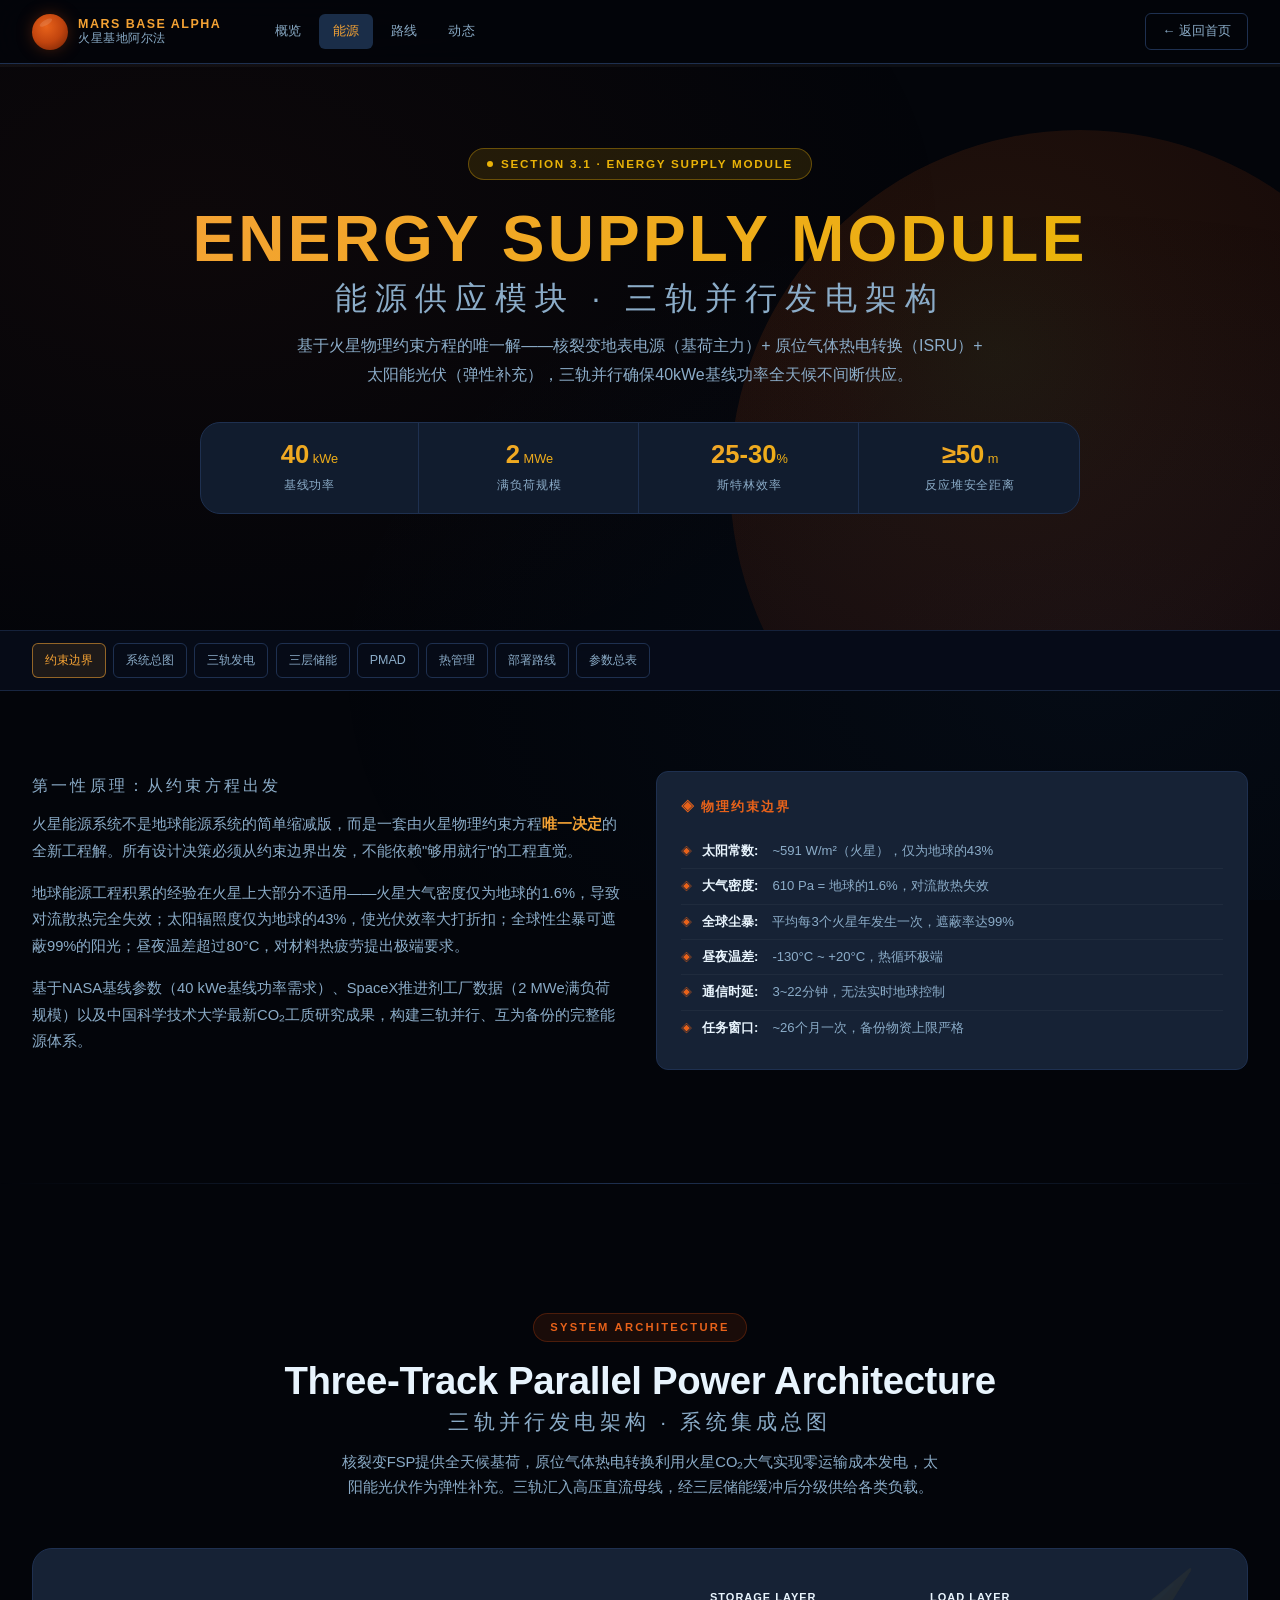
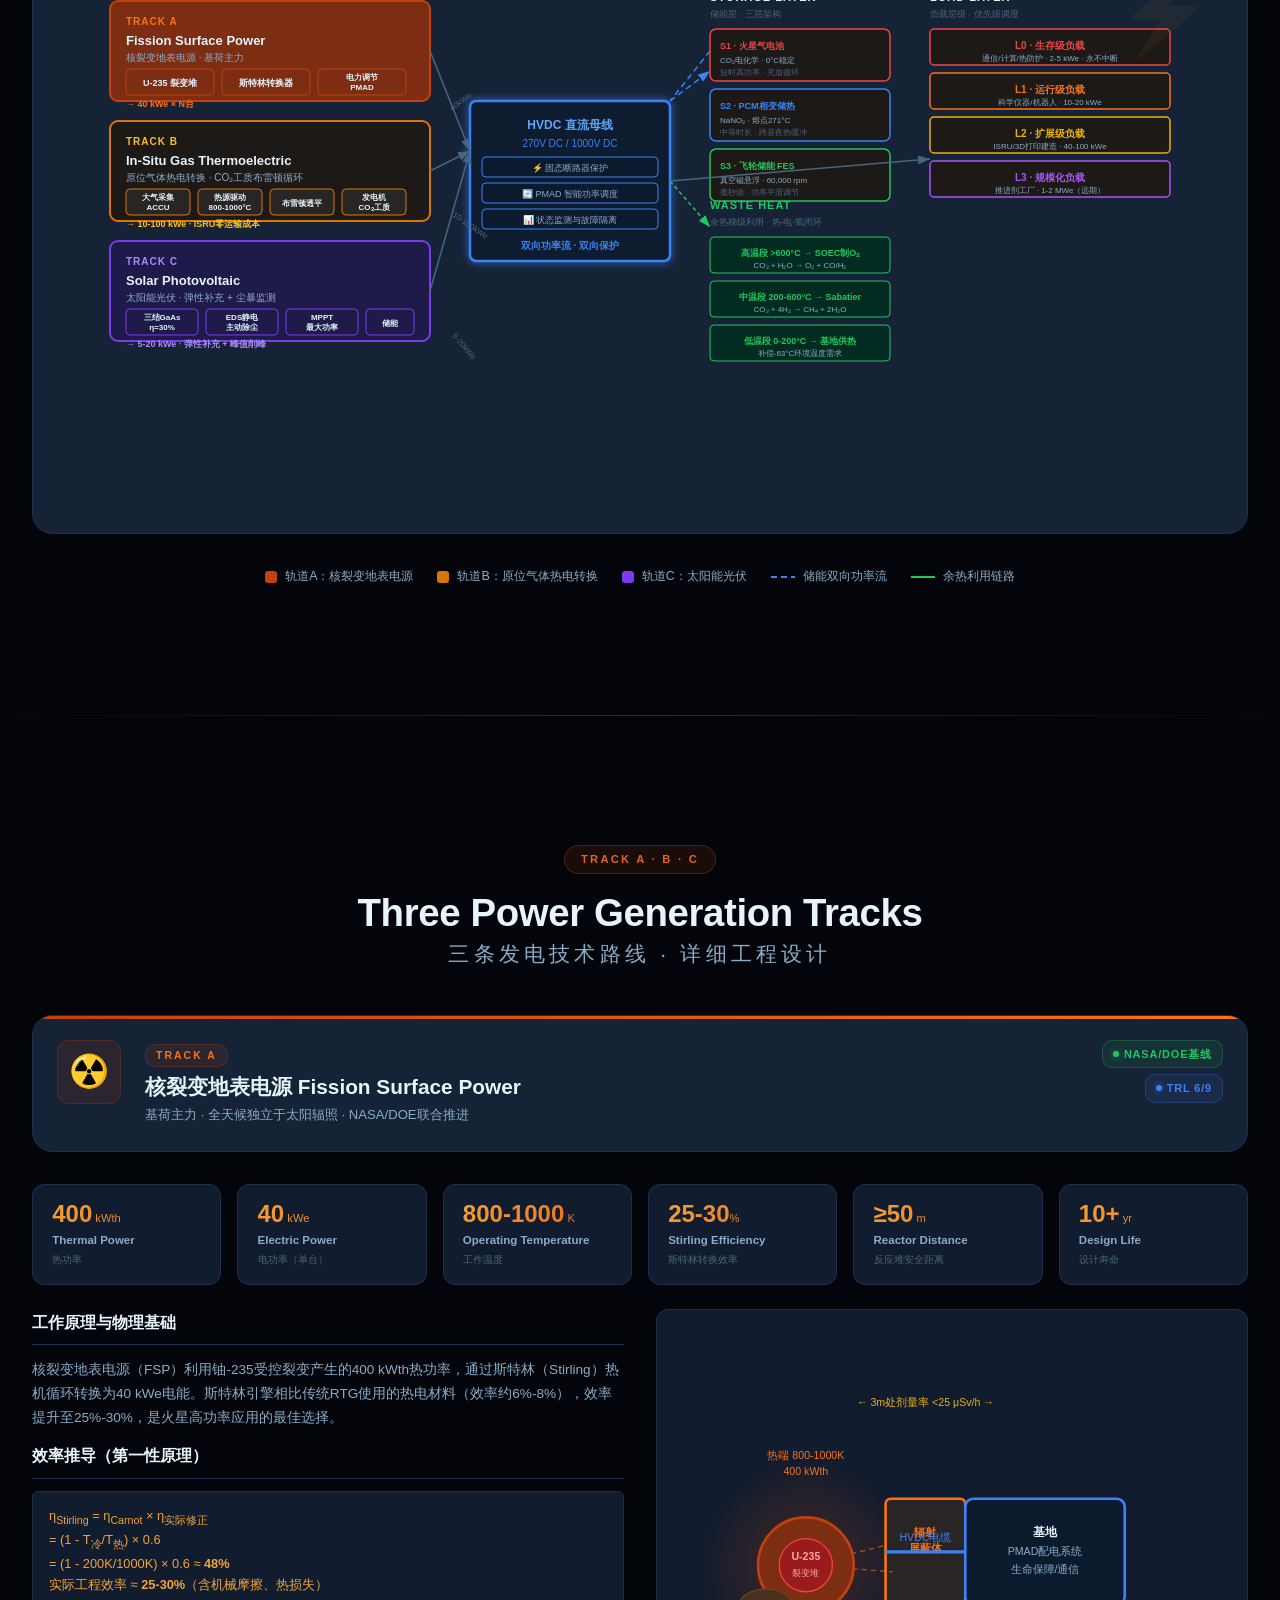
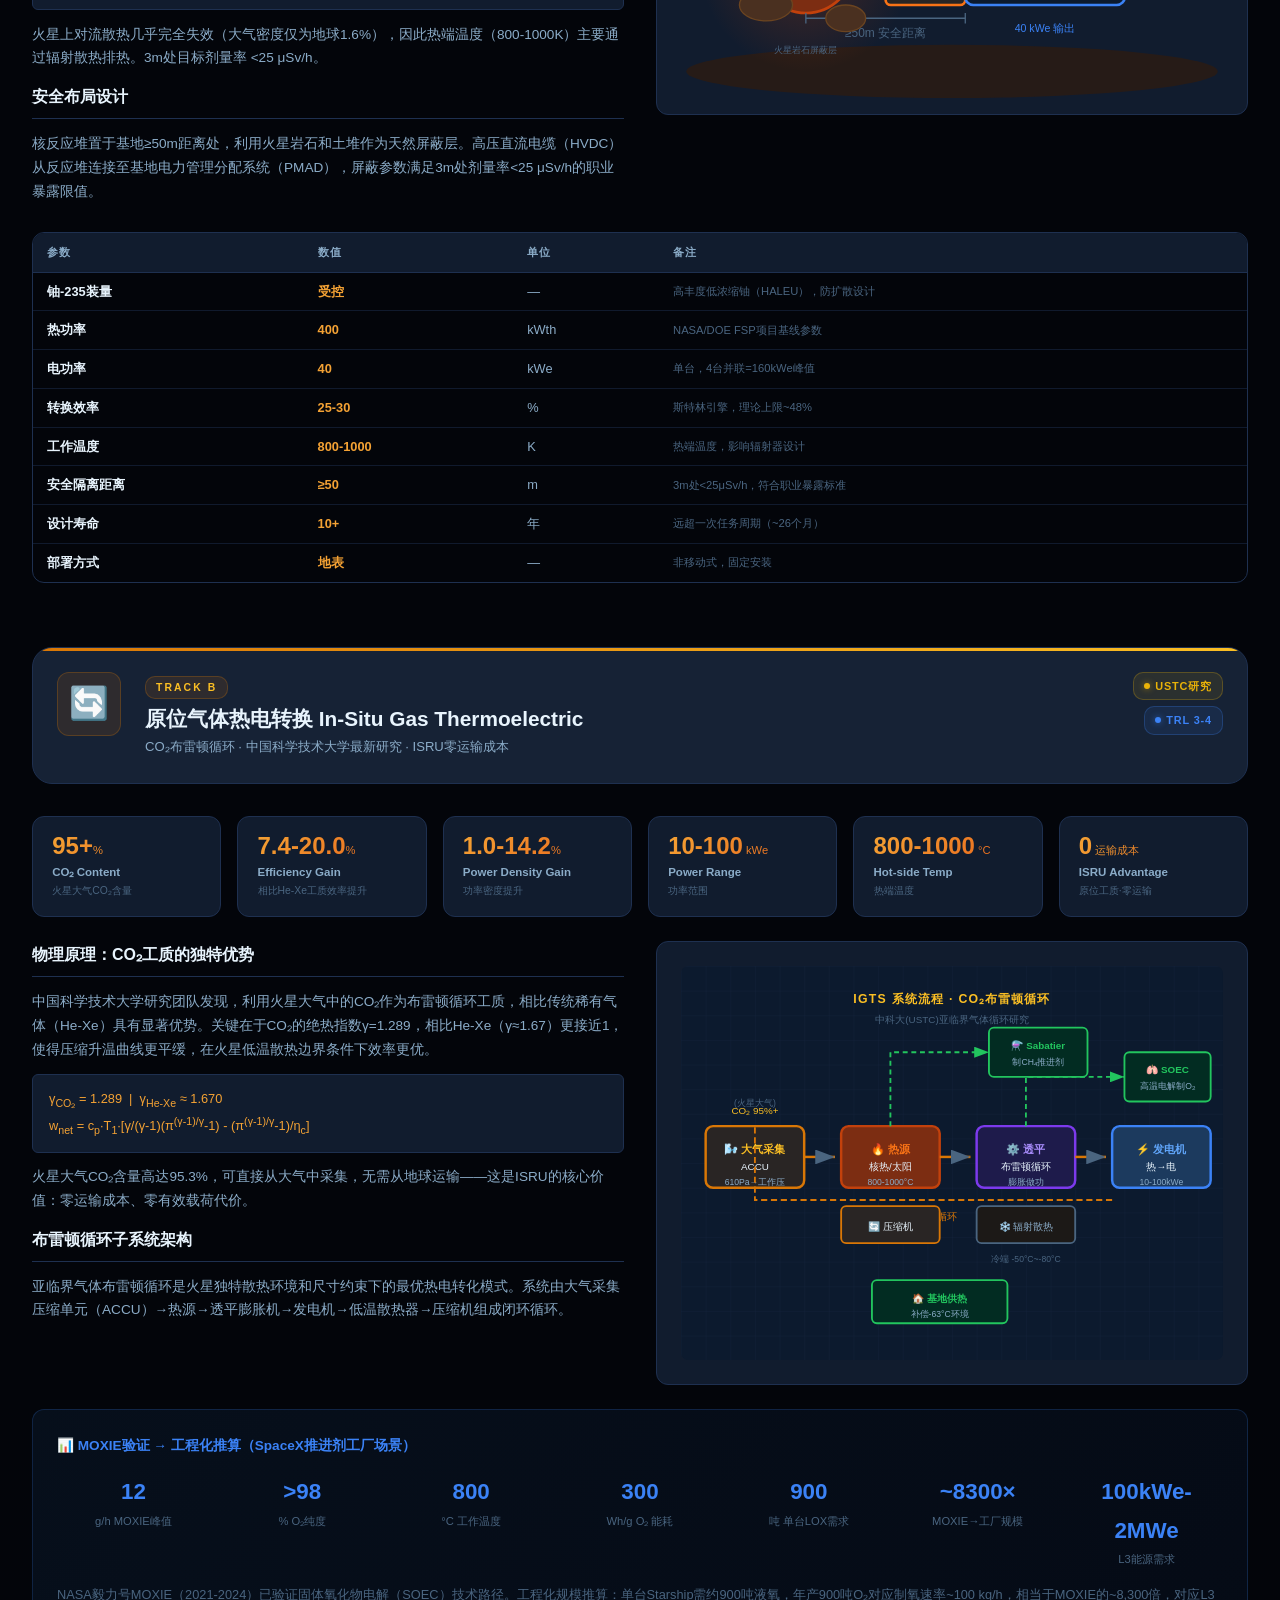
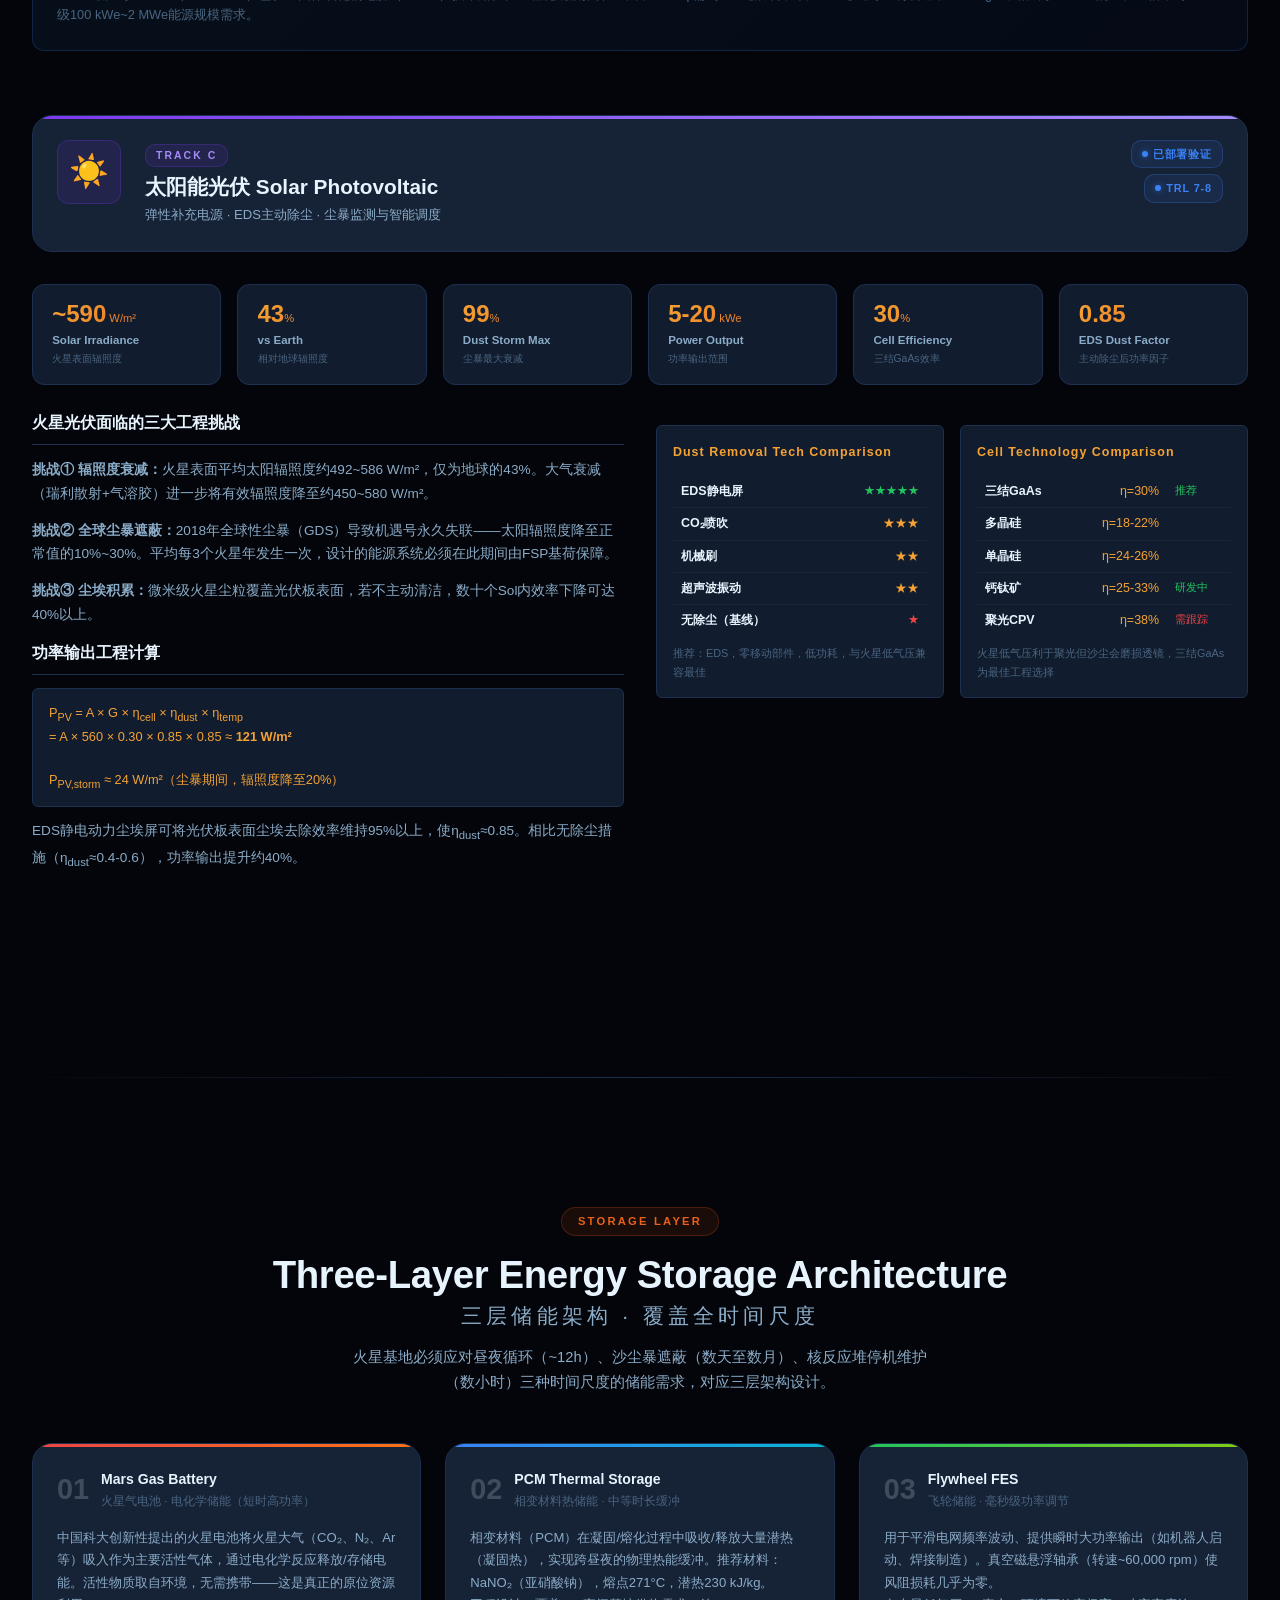
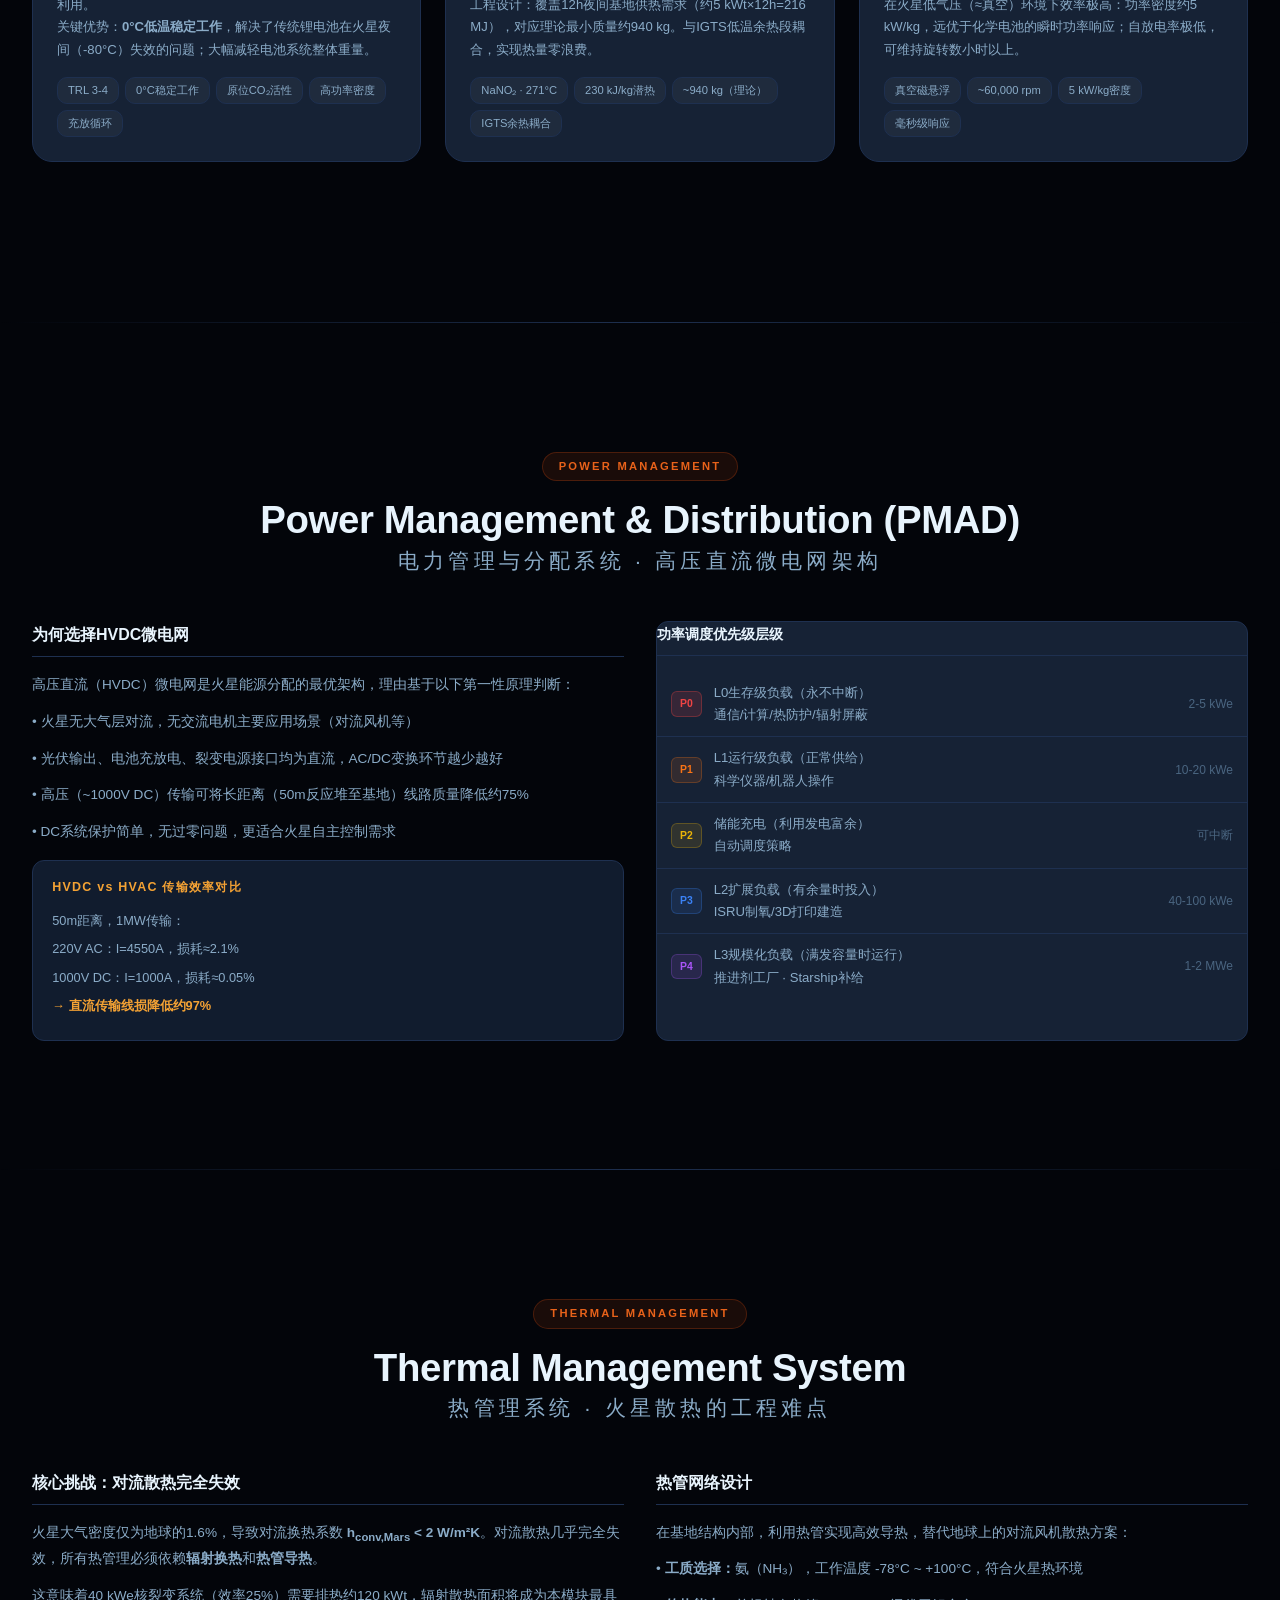
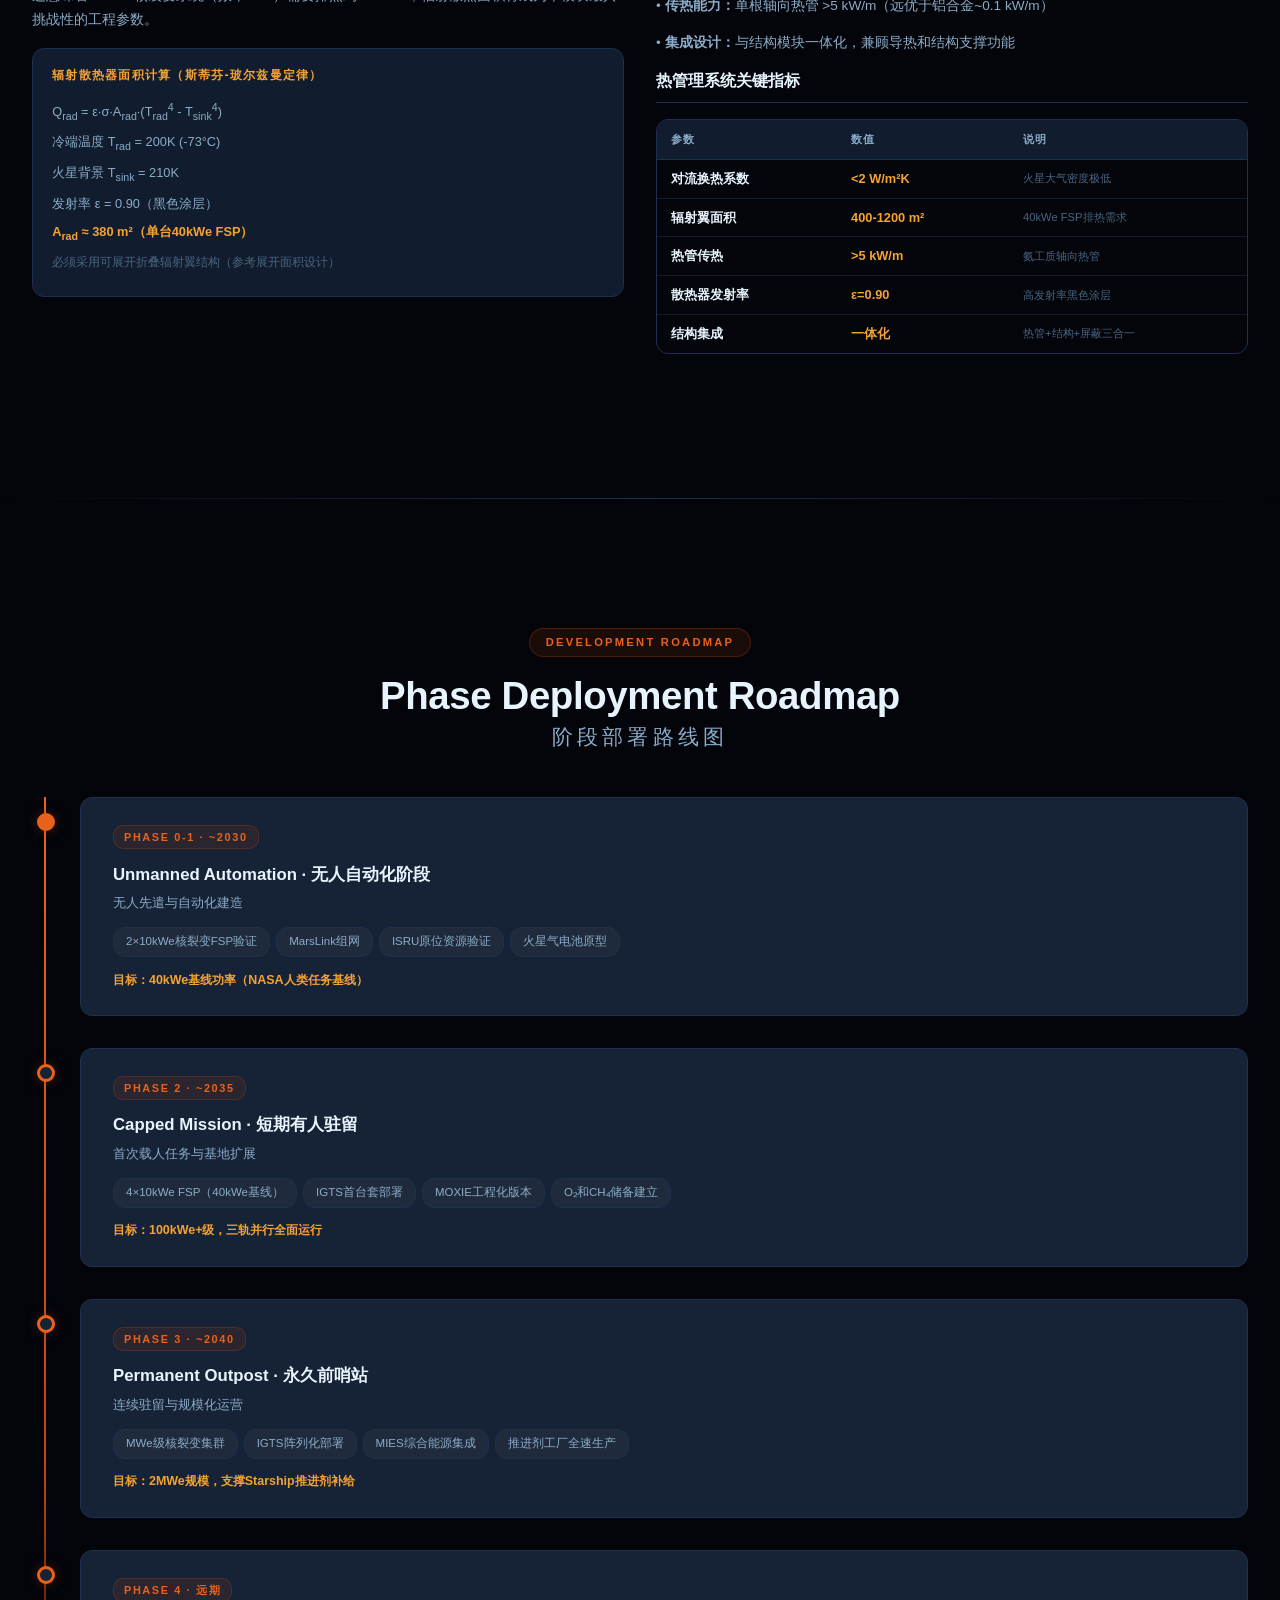
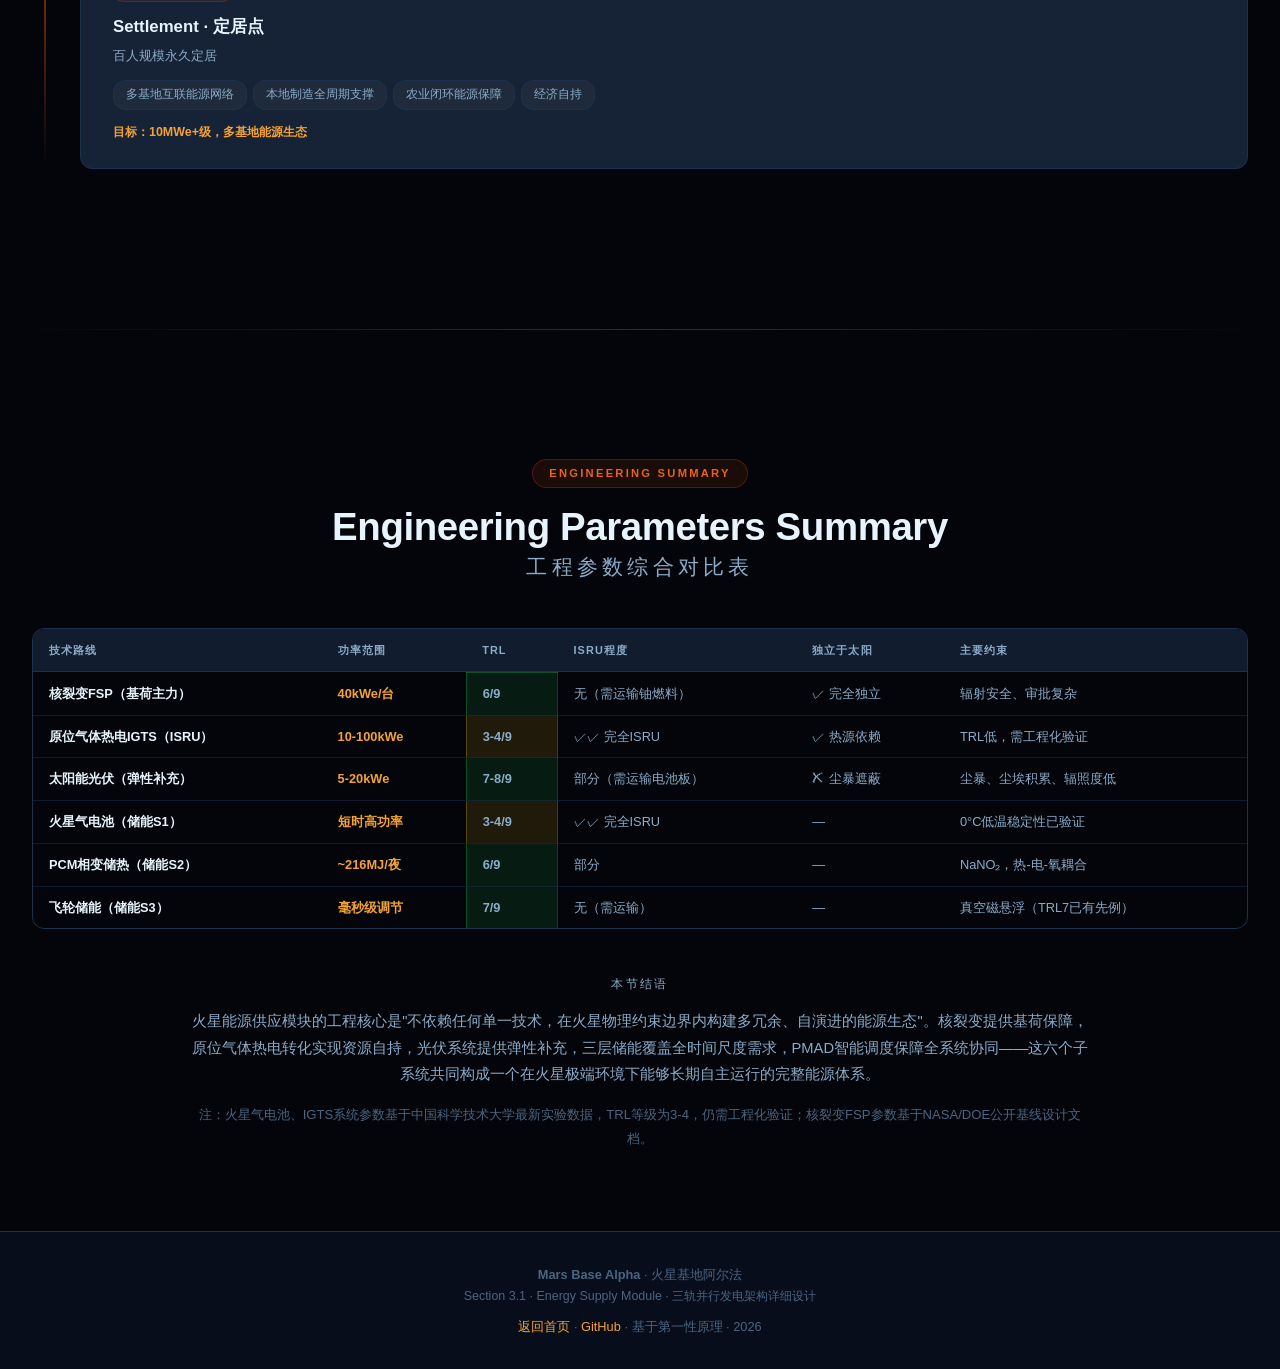
<file: energy.html>
<!DOCTYPE html>
<html lang="zh-CN">
<head>
  <meta charset="UTF-8" />
  <meta name="viewport" content="width=device-width, initial-scale=1.0" />
  <title>能源供应模块 · Energy Supply Module | 火星基地阿尔法</title>
  <meta name="description" content="三轨并行发电架构详细设计：核裂变地表电源 + 原位气体热电转换 + 太阳能光伏，40kWe基线功率全天候保障。" />
  <meta name="theme-color" content="#c1440e" />
  <meta property="og:title" content="能源供应模块 · Energy Supply Module | 火星基地阿尔法" />
  <meta property="og:description" content="核裂变地表电源、原位气体热电转换、太阳能光伏与三层储能共同组成的火星基地能源供应设计。" />
  <meta property="og:type" content="article" />
  <link rel="stylesheet" href="css/styles.css" />
  <style>
    :root {
      --mars-red:#c1440e;--mars-orange:#e8621a;--mars-amber:#f4a234;--mars-dust:#d4956a;
      --space-black:#03050a;--space-deep:#070d1a;--space-mid:#0d1b2e;--space-panel:#111c2e;
      --space-card:#162235;--space-border:#1e3050;--space-hover:#1a2d48;
      --text-primary:#e8f4fd;--text-secondary:#8bacc8;--text-muted:#4a6580;--text-accent:#f4a234;
      --glow-red:rgba(193,68,14,0.35);--glow-amber:rgba(244,162,52,0.25);--glow-blue:rgba(56,139,230,0.20);
      --green-ok:#22c55e;--yellow-warn:#eab308;--blue-info:#3b82f6;--purple:#a855f7;
      --font-en:'Segoe UI','Helvetica Neue',Arial,sans-serif;
      --font-zh:'PingFang SC','Hiragino Sans GB','Microsoft YaHei',sans-serif;
      --radius-sm:6px;--radius-md:12px;--radius-lg:20px;--radius-xl:32px;
      --shadow-card:0 4px 32px rgba(0,0,0,0.5);
      --transition:all 0.3s cubic-bezier(0.4,0,0.2,1);
    }
    *,*::before,*::after{box-sizing:border-box;margin:0;padding:0;}
    html{scroll-behavior:smooth;font-size:16px;}
    body{background:var(--space-black);color:var(--text-primary);font-family:var(--font-zh);line-height:1.7;overflow-x:hidden;}
    body::before{content:'';position:fixed;inset:0;background:radial-gradient(ellipse at 15% 25%,rgba(193,68,14,0.06) 0%,transparent 50%),radial-gradient(ellipse at 85% 75%,rgba(56,139,230,0.05) 0%,transparent 50%);pointer-events:none;z-index:0;}
    ::-webkit-scrollbar{width:6px;}::-webkit-scrollbar-track{background:var(--space-deep);}::-webkit-scrollbar-thumb{background:var(--mars-orange);border-radius:3px;}

    /* NAV */
    #navbar{position:fixed;top:0;left:0;right:0;z-index:1000;background:rgba(3,5,10,0.88);backdrop-filter:blur(20px);border-bottom:1px solid var(--space-border);height:64px;display:flex;align-items:center;padding:0 2rem;gap:1rem;}
    .nav-logo{display:flex;align-items:center;gap:10px;text-decoration:none;flex-shrink:0;}
    .nav-logo-icon{width:36px;height:36px;border-radius:50%;background:radial-gradient(circle at 40% 35%,#e8621a,#c1440e 50%,#6b1f05);box-shadow:0 0 16px var(--glow-red);position:relative;overflow:hidden;flex-shrink:0;}
    .nav-logo-icon::after{content:'';position:absolute;top:18%;left:20%;width:40%;height:15%;background:rgba(255,255,255,0.12);border-radius:50%;transform:rotate(-30deg);}
    .nav-logo-text{display:flex;flex-direction:column;line-height:1.2;}
    .nav-logo-en{font-size:0.78rem;font-family:var(--font-en);font-weight:700;letter-spacing:0.12em;color:var(--mars-amber);text-transform:uppercase;}
    .nav-logo-zh{font-size:0.72rem;color:var(--text-secondary);letter-spacing:0.05em;}
    .nav-links{display:flex;align-items:center;gap:0.2rem;margin-left:1.5rem;flex:1;}
    .nav-link{display:flex;align-items:center;gap:6px;padding:6px 14px;border-radius:var(--radius-sm);text-decoration:none;font-size:0.82rem;color:var(--text-secondary);transition:var(--transition);white-space:nowrap;letter-spacing:0.02em;}
    .nav-link:hover,.nav-link.active{color:var(--text-primary);background:var(--space-hover);}
    .nav-link.active{color:var(--mars-amber);}
    .nav-right{display:flex;align-items:center;gap:0.75rem;margin-left:auto;flex-shrink:0;}
    .lang-toggle{display:flex;background:var(--space-panel);border:1px solid var(--space-border);border-radius:20px;overflow:hidden;padding:2px;}
    .lang-btn{padding:4px 14px;border:none;background:transparent;color:var(--text-secondary);font-size:0.78rem;font-weight:600;cursor:pointer;border-radius:16px;transition:var(--transition);letter-spacing:0.05em;}
    .lang-btn.active{background:var(--mars-orange);color:white;}
    .btn-back{display:flex;align-items:center;gap:6px;padding:6px 16px;background:transparent;border:1px solid var(--space-border);border-radius:var(--radius-sm);color:var(--text-secondary);font-size:0.82rem;cursor:pointer;text-decoration:none;transition:var(--transition);}
    .btn-back:hover{border-color:var(--mars-orange);color:var(--mars-amber);background:var(--space-hover);}

    /* HERO */
    #hero{position:relative;min-height:70vh;display:flex;flex-direction:column;align-items:center;justify-content:center;text-align:center;padding:80px 2rem 3rem;z-index:1;overflow:hidden;}
    .hero-bg{position:absolute;inset:0;z-index:0;overflow:hidden;}
    .hero-planet{position:absolute;bottom:-200px;right:-150px;width:700px;height:700px;border-radius:50%;background:radial-gradient(circle at 38% 32%,#f4a234 0%,#e8621a 25%,#c1440e 50%,#8b2000 72%,#3d0e00 90%,#1a0500 100%);opacity:0.12;animation:marsRotate 180s linear infinite;pointer-events:none;}
    @keyframes marsRotate{from{transform:rotate(0deg);}to{transform:rotate(360deg);}}
    .hero-content{position:relative;z-index:1;max-width:900px;}
    .hero-badge{display:inline-flex;align-items:center;gap:8px;padding:5px 18px;background:rgba(234,179,8,0.12);border:1px solid rgba(234,179,8,0.35);border-radius:30px;font-size:0.73rem;letter-spacing:0.15em;color:#eab308;text-transform:uppercase;font-family:var(--font-en);font-weight:700;margin-bottom:1.5rem;}
    .hero-badge-dot{width:6px;height:6px;border-radius:50%;background:#eab308;animation:pulse-gold 1.5s infinite;}
    @keyframes pulse-gold{0%,100%{box-shadow:0 0 0 0 rgba(234,179,8,0.6);}50%{box-shadow:0 0 0 6px rgba(234,179,8,0);}}
    .hero-title{font-size:clamp(2rem,5vw,4rem);font-weight:800;line-height:1.1;letter-spacing:-0.02em;margin-bottom:1rem;}
    .hero-title-en{display:block;background:linear-gradient(135deg,#f4a234 0%,#eab308 100%);-webkit-background-clip:text;-webkit-text-fill-color:transparent;background-clip:text;font-family:var(--font-en);text-transform:uppercase;letter-spacing:0.05em;margin-bottom:0.4rem;}
    .hero-title-zh{display:block;color:var(--text-primary);font-size:0.5em;font-weight:300;letter-spacing:0.25em;}
    .hero-subtitle{max-width:700px;margin:0 auto 2rem;font-size:1rem;color:var(--text-secondary);line-height:1.8;}
    .hero-stats{display:flex;gap:2px;background:var(--space-panel);border:1px solid var(--space-border);border-radius:var(--radius-lg);overflow:hidden;flex-wrap:wrap;justify-content:center;}
    .stat-item{padding:16px 28px;text-align:center;border-right:1px solid var(--space-border);transition:var(--transition);}
    .stat-item:last-child{border-right:none;}
    .stat-item:hover{background:var(--space-hover);}
    .stat-value{display:block;font-size:1.6rem;font-weight:800;font-family:var(--font-en);background:linear-gradient(135deg,#f4a234,#eab308);-webkit-background-clip:text;-webkit-text-fill-color:transparent;background-clip:text;line-height:1.2;}
    .stat-label{font-size:0.72rem;color:var(--text-secondary);letter-spacing:0.08em;margin-top:4px;}

    /* CONTAINER */
    .container{max-width:1280px;margin:0 auto;padding:0 2rem;}
    .section-divider{border:none;height:1px;background:linear-gradient(90deg,transparent,var(--space-border),transparent);margin:4rem 0;}

    /* INTRO SECTION */
    #intro{padding:5rem 0 3rem;position:relative;z-index:1;}
    .intro-grid{display:grid;grid-template-columns:1fr 1fr;gap:2rem;align-items:start;}
    .intro-text h2{font-size:1.8rem;font-family:var(--font-en);font-weight:800;margin-bottom:1rem;line-height:1.2;}
    .intro-text h2 span{display:block;font-size:0.55em;font-weight:300;color:var(--text-secondary);letter-spacing:0.2em;margin-top:0.3rem;}
    .intro-text p{color:var(--text-secondary);font-size:0.92rem;line-height:1.8;margin-bottom:1rem;}
    .intro-text .highlight{color:var(--mars-amber);font-weight:600;}
    .constraint-box{background:var(--space-card);border:1px solid var(--space-border);border-radius:var(--radius-md);padding:1.5rem;}
    .constraint-box h3{font-size:0.8rem;font-family:var(--font-en);font-weight:700;letter-spacing:0.15em;color:var(--mars-orange);text-transform:uppercase;margin-bottom:1rem;}
    .constraint-list{list-style:none;}
    .constraint-list li{display:flex;gap:10px;padding:6px 0;font-size:0.82rem;color:var(--text-secondary);border-bottom:1px solid rgba(255,255,255,0.04);}
    .constraint-list li:last-child{border-bottom:none;}
    .constraint-list li::before{content:'◈';color:var(--mars-orange);flex-shrink:0;font-size:0.7rem;margin-top:2px;}
    .constraint-list li strong{color:var(--text-primary);font-family:var(--font-en);margin-right:4px;}

    /* ARCHITECTURE DIAGRAM */
    #architecture{padding:4rem 0;position:relative;z-index:1;}
    .arch-header{text-align:center;margin-bottom:3rem;}
    .section-tag{display:inline-block;padding:4px 16px;background:rgba(193,68,14,0.12);border:1px solid rgba(193,68,14,0.3);border-radius:20px;font-size:0.7rem;font-family:var(--font-en);font-weight:700;letter-spacing:0.2em;color:var(--mars-orange);text-transform:uppercase;margin-bottom:1rem;}
    .arch-header h2{font-size:clamp(1.6rem,3vw,2.4rem);font-weight:800;line-height:1.2;}
    .arch-header h2 .en{display:block;font-family:var(--font-en);letter-spacing:-0.01em;}
    .arch-header h2 .zh{display:block;font-size:0.55em;font-weight:300;color:var(--text-secondary);letter-spacing:0.2em;margin-top:0.3rem;}
    .arch-header p{color:var(--text-secondary);font-size:0.92rem;max-width:600px;margin:1rem auto 0;line-height:1.7;}

    /* SVG Architecture Diagram */
    .arch-diagram-wrap{background:var(--space-card);border:1px solid var(--space-border);border-radius:var(--radius-lg);padding:2rem;margin-bottom:2rem;position:relative;overflow:hidden;}
    .arch-diagram-wrap::before{content:'⚡';position:absolute;top:1.5rem;right:2rem;font-size:5rem;opacity:0.05;line-height:1;}
    .arch-svg{width:100%;max-width:1100px;margin:0 auto;display:block;}
    .arch-svg text{font-family:'Segoe UI',Arial,sans-serif;}
    .arch-svg .track-a-box{fill:#7c2d12;stroke:#c2410c;stroke-width:2;rx:8;}
    .arch-svg .track-b-box{fill:#1c1917;stroke:#d97706;stroke-width:2;rx:8;}
    .arch-svg .track-c-box{fill:#1e1b4b;stroke:#7c3aed;stroke-width:2;rx:8;}
    .arch-svg .bus-box{fill:#0c1a2e;stroke:#3b82f6;stroke-width:2.5;rx:6;}
    .arch-svg .storage-box{fill:#022c22;stroke:#16a34a;stroke-width:2;rx:6;}
    .arch-svg .load-box{fill:#1c1917;stroke:#a855f7;stroke-width:2;rx:6;}
    .arch-svg .arrow-line{stroke:#4a6580;stroke-width:1.5;fill:none;marker-end:url(#arrowhead);}
    .arch-svg .dotted-line{stroke:#3b82f6;stroke-width:1.5;stroke-dasharray:6,4;fill:none;}
    .arch-svg .waste-line{stroke:#22c55e;stroke-width:1.5;stroke-dasharray:4,3;fill:none;marker-end:url(#arrowhead-green);}

    .arch-legend{display:flex;gap:1.5rem;justify-content:center;flex-wrap:wrap;margin-top:1.5rem;}
    .legend-item{display:flex;align-items:center;gap:8px;font-size:0.78rem;color:var(--text-secondary);}
    .legend-dot{width:12px;height:12px;border-radius:3px;flex-shrink:0;}
    .legend-line{width:24px;height:2px;flex-shrink:0;}
    .legend-dashed{width:24px;height:2px;background:repeating-linear-gradient(90deg,#3b82f6 0,#3b82f6 6px,transparent 6px,transparent 10px);flex-shrink:0;}

    /* TRACK SECTIONS */
    #tracks{padding:4rem 0;position:relative;z-index:1;}
    .tracks-header{text-align:center;margin-bottom:3rem;}
    .tracks-header h2{font-size:clamp(1.6rem,3vw,2.4rem);font-weight:800;line-height:1.2;}
    .tracks-header h2 .en{display:block;font-family:var(--font-en);letter-spacing:-0.01em;}
    .tracks-header h2 .zh{display:block;font-size:0.55em;font-weight:300;color:var(--text-secondary);letter-spacing:0.2em;margin-top:0.3rem;}

    .track-section{margin-bottom:4rem;}
    .track-header{display:flex;align-items:flex-start;gap:1.5rem;margin-bottom:2rem;padding:1.5rem;background:var(--space-card);border:1px solid var(--space-border);border-radius:var(--radius-lg);position:relative;overflow:hidden;}
    .track-header::before{content:'';position:absolute;top:0;left:0;right:0;height:3px;width:100%;}
    .track-a .track-header::before{background:linear-gradient(90deg,#c2410c,#f97316);}
    .track-b .track-header::before{background:linear-gradient(90deg,#d97706,#fbbf24);}
    .track-c .track-header::before{background:linear-gradient(90deg,#7c3aed,#a78bfa);}

    .track-icon{width:64px;height:64px;border-radius:var(--radius-md);display:flex;align-items:center;justify-content:center;font-size:2rem;flex-shrink:0;}
    .track-a .track-icon{background:rgba(194,65,12,0.12);border:1px solid rgba(194,65,12,0.25);}
    .track-b .track-icon{background:rgba(217,119,6,0.12);border:1px solid rgba(217,119,6,0.25);}
    .track-c .track-icon{background:rgba(124,58,237,0.12);border:1px solid rgba(124,58,237,0.25);}

    .track-title{flex:1;}
    .track-label{display:inline-block;font-size:0.65rem;font-family:var(--font-en);font-weight:700;letter-spacing:0.2em;padding:2px 10px;border-radius:10px;margin-bottom:0.5rem;text-transform:uppercase;}
    .track-a .track-label{background:rgba(194,65,12,0.12);color:#f97316;border:1px solid rgba(194,65,12,0.25);}
    .track-b .track-label{background:rgba(217,119,6,0.12);color:#fbbf24;border:1px solid rgba(217,119,6,0.25);}
    .track-c .track-label{background:rgba(124,58,237,0.12);color:#a78bfa;border:1px solid rgba(124,58,237,0.25);}
    .track-title h3{font-size:1.3rem;font-family:var(--font-en);font-weight:800;line-height:1.2;}
    .track-title .zh-sub{font-size:0.82rem;color:var(--text-secondary);margin-top:4px;}
    .track-status{display:flex;flex-direction:column;align-items:flex-end;gap:6px;flex-shrink:0;}
    .status-badge{display:flex;align-items:center;gap:5px;font-size:0.68rem;font-family:var(--font-en);font-weight:700;padding:4px 10px;border-radius:10px;}
    .status-baseline{background:rgba(34,197,94,0.1);color:#22c55e;border:1px solid rgba(34,197,94,0.25);}
    .status-research{background:rgba(234,179,8,0.1);color:#eab308;border:1px solid rgba(234,179,8,0.25);}
    .status-active{background:rgba(59,130,246,0.1);color:#3b82f6;border:1px solid rgba(59,130,246,0.25);}
    .status-dot{width:6px;height:6px;border-radius:50%;}
    .status-baseline .status-dot{background:#22c55e;box-shadow:0 0 6px rgba(34,197,94,0.6);}
    .status-research .status-dot{background:#eab308;box-shadow:0 0 6px rgba(234,179,8,0.6);}
    .status-active .status-dot{background:#3b82f6;box-shadow:0 0 6px rgba(59,130,246,0.6);}

    /* Metrics Grid */
    .metrics-grid{display:grid;grid-template-columns:repeat(auto-fit,minmax(180px,1fr));gap:1rem;margin-bottom:1.5rem;}
    .metric-card{background:var(--space-panel);border:1px solid var(--space-border);border-radius:var(--radius-md);padding:1rem 1.2rem;transition:var(--transition);}
    .metric-card:hover{border-color:var(--mars-orange);background:var(--space-hover);}
    .metric-value{font-size:1.5rem;font-weight:800;font-family:var(--font-en);color:var(--mars-amber);line-height:1.1;}
    .metric-unit{font-size:0.7rem;color:var(--text-muted);font-weight:400;}
    .metric-label{font-size:0.72rem;font-family:var(--font-en);color:var(--text-secondary);margin-top:4px;font-weight:600;}
    .metric-zh{font-size:0.65rem;color:var(--text-muted);}

    /* Content + Diagram Grid */
    .track-content-grid{display:grid;grid-template-columns:1fr 1fr;gap:2rem;align-items:start;}
    .track-text h4{font-size:1rem;font-family:var(--font-en);font-weight:700;color:var(--text-primary);margin-bottom:0.8rem;padding-bottom:0.5rem;border-bottom:1px solid var(--space-border);}
    .track-text p{font-size:0.85rem;color:var(--text-secondary);line-height:1.75;margin-bottom:0.8rem;}
    .track-text .formula{background:var(--space-panel);border:1px solid var(--space-border);border-radius:var(--radius-sm);padding:0.8rem 1rem;margin:0.8rem 0;font-size:0.8rem;font-family:var(--font-en);color:var(--mars-amber);overflow-x:auto;}

    /* Data Table */
    .data-table-wrap{overflow-x:auto;border-radius:var(--radius-md);border:1px solid var(--space-border);margin:1rem 0;}
    .data-table{width:100%;border-collapse:collapse;font-size:0.8rem;}
    .data-table th{background:var(--space-panel);color:var(--text-secondary);font-family:var(--font-en);font-weight:700;font-size:0.68rem;letter-spacing:0.1em;padding:10px 14px;text-align:left;border-bottom:1px solid var(--space-border);white-space:nowrap;text-transform:uppercase;}
    .data-table td{padding:8px 14px;border-bottom:1px solid rgba(30,48,80,0.5);color:var(--text-secondary);vertical-align:middle;}
    .data-table tr:last-child td{border-bottom:none;}
    .data-table tr:hover td{background:var(--space-hover);}
    .data-table .td-key{color:var(--text-primary);font-weight:600;white-space:nowrap;}
    .data-table .td-val{font-family:var(--font-en);color:var(--mars-amber);font-weight:700;}
    .data-table .td-note{font-size:0.7rem;color:var(--text-muted);}

    /* Architecture mini SVG */
    .mini-svg-wrap{background:var(--space-panel);border:1px solid var(--space-border);border-radius:var(--radius-md);padding:1rem;overflow-x:auto;}
    .mini-svg{width:100%;min-width:400px;display:block;}

    /* Storage Section */
    #storage{padding:4rem 0;position:relative;z-index:1;}
    .storage-header{text-align:center;margin-bottom:3rem;}
    .storage-header h2{font-size:clamp(1.6rem,3vw,2.4rem);font-weight:800;line-height:1.2;}
    .storage-header h2 .en{display:block;font-family:var(--font-en);letter-spacing:-0.01em;}
    .storage-header h2 .zh{display:block;font-size:0.55em;font-weight:300;color:var(--text-secondary);letter-spacing:0.2em;margin-top:0.3rem;}
    .storage-tiers{display:grid;grid-template-columns:repeat(3,1fr);gap:1.5rem;margin-bottom:2rem;}
    .storage-tier{background:var(--space-card);border:1px solid var(--space-border);border-radius:var(--radius-lg);padding:1.5rem;transition:var(--transition);position:relative;overflow:hidden;}
    .storage-tier::before{content:'';position:absolute;top:0;left:0;right:0;height:3px;}
    .tier-1::before{background:linear-gradient(90deg,#ef4444,#f97316);}
    .tier-2::before{background:linear-gradient(90deg,#3b82f6,#06b6d4);}
    .tier-3::before{background:linear-gradient(90deg,#22c55e,#84cc16);}

    .tier-header{display:flex;align-items:center;gap:12px;margin-bottom:1rem;}
    .tier-num{font-size:1.8rem;font-weight:900;font-family:var(--font-en);opacity:0.2;line-height:1;}
    .tier-title-en{font-size:0.88rem;font-family:var(--font-en);font-weight:800;color:var(--text-primary);}
    .tier-title-zh{font-size:0.72rem;color:var(--text-muted);}
    .tier-body{font-size:0.82rem;color:var(--text-secondary);line-height:1.7;margin-bottom:1rem;}
    .tier-specs{display:flex;flex-wrap:wrap;gap:6px;}
    .tier-spec{font-size:0.7rem;padding:3px 10px;background:rgba(255,255,255,0.04);border:1px solid var(--space-border);border-radius:10px;color:var(--text-secondary);font-family:var(--font-en);}

    /* PMAD Section */
    #pmad{padding:4rem 0;position:relative;z-index:1;}
    .pmad-header{text-align:center;margin-bottom:3rem;}
    .pmad-header h2{font-size:clamp(1.6rem,3vw,2.4rem);font-weight:800;line-height:1.2;}
    .pmad-header h2 .en{display:block;font-family:var(--font-en);letter-spacing:-0.01em;}
    .pmad-header h2 .zh{display:block;font-size:0.55em;font-weight:300;color:var(--text-secondary);letter-spacing:0.2em;margin-top:0.3rem;}
    .pmad-grid{display:grid;grid-template-columns:1fr 1fr;gap:2rem;}
    .pmad-text h4{font-size:1rem;font-family:var(--font-en);font-weight:700;margin-bottom:1rem;padding-bottom:0.5rem;border-bottom:1px solid var(--space-border);}
    .pmad-text p{font-size:0.85rem;color:var(--text-secondary);line-height:1.75;margin-bottom:0.8rem;}
    .priority-stack{background:var(--space-card);border:1px solid var(--space-border);border-radius:var(--radius-md);overflow:hidden;}
    .priority-item{display:flex;align-items:center;gap:12px;padding:10px 14px;border-bottom:1px solid var(--space-border);transition:var(--transition);}
    .priority-item:last-child{border-bottom:none;}
    .priority-item:hover{background:var(--space-hover);}
    .priority-level{font-size:0.65rem;font-family:var(--font-en);font-weight:900;padding:3px 8px;border-radius:6px;flex-shrink:0;}
    .p0{background:rgba(239,68,68,0.15);color:#ef4444;border:1px solid rgba(239,68,68,0.3);}
    .p1{background:rgba(249,115,22,0.12);color:#f97316;border:1px solid rgba(249,115,22,0.25);}
    .p2{background:rgba(234,179,8,0.12);color:#eab308;border:1px solid rgba(234,179,8,0.25);}
    .p3{background:rgba(59,130,246,0.12);color:#3b82f6;border:1px solid rgba(59,130,246,0.25);}
    .p4{background:rgba(168,85,247,0.12);color:#a855f7;border:1px solid rgba(168,85,247,0.25);}
    .priority-desc{flex:1;font-size:0.82rem;color:var(--text-secondary);}
    .priority-power{font-size:0.75rem;font-family:var(--font-en);color:var(--text-muted);flex-shrink:0;}

    /* Thermal */
    #thermal{padding:4rem 0;position:relative;z-index:1;}
    .thermal-header{text-align:center;margin-bottom:3rem;}
    .thermal-header h2{font-size:clamp(1.6rem,3vw,2.4rem);font-weight:800;line-height:1.2;}
    .thermal-header h2 .en{display:block;font-family:var(--font-en);letter-spacing:-0.01em;}
    .thermal-header h2 .zh{display:block;font-size:0.55em;font-weight:300;color:var(--text-secondary);letter-spacing:0.2em;margin-top:0.3rem;}
    .thermal-grid{display:grid;grid-template-columns:1fr 1fr;gap:2rem;align-items:start;}
    .thermal-text h4{font-size:1rem;font-family:var(--font-en);font-weight:700;margin-bottom:1rem;padding-bottom:0.5rem;border-bottom:1px solid var(--space-border);}
    .thermal-text p{font-size:0.85rem;color:var(--text-secondary);line-height:1.75;margin-bottom:0.8rem;}
    .thermal-calc{background:var(--space-panel);border:1px solid var(--space-border);border-radius:var(--radius-md);padding:1rem 1.2rem;margin-top:1rem;}
    .thermal-calc h5{font-size:0.78rem;font-family:var(--font-en);font-weight:700;color:var(--mars-amber);margin-bottom:0.8rem;letter-spacing:0.1em;}
    .thermal-calc p{font-size:0.8rem;font-family:var(--font-en);color:var(--text-secondary);line-height:1.6;margin-bottom:0.5rem;}
    .thermal-calc .result{color:var(--mars-amber);font-weight:700;}

    /* Roadmap */
    #roadmap{padding:4rem 0;position:relative;z-index:1;}
    .roadmap-header{text-align:center;margin-bottom:3rem;}
    .roadmap-header h2{font-size:clamp(1.6rem,3vw,2.4rem);font-weight:800;line-height:1.2;}
    .roadmap-header h2 .en{display:block;font-family:var(--font-en);letter-spacing:-0.01em;}
    .roadmap-header h2 .zh{display:block;font-size:0.55em;font-weight:300;color:var(--text-secondary);letter-spacing:0.2em;margin-top:0.3rem;}
    .phase-timeline{position:relative;padding-left:3rem;}
    .phase-timeline::before{content:'';position:absolute;left:12px;top:0;bottom:0;width:2px;background:linear-gradient(180deg,#e8621a,#c1440e 70%,transparent);}
    .phase-item{position:relative;margin-bottom:2rem;animation:fadeInLeft 0.6s ease both;}
    .phase-item:nth-child(1){animation-delay:0.1s;}
    .phase-item:nth-child(2){animation-delay:0.2s;}
    .phase-item:nth-child(3){animation-delay:0.3s;}
    .phase-item:nth-child(4){animation-delay:0.4s;}
    @keyframes fadeInLeft{from{opacity:0;transform:translateX(-20px);}to{opacity:1;transform:translateX(0);}}
    .phase-dot{position:absolute;left:-2.7rem;top:1rem;width:18px;height:18px;border-radius:50%;background:var(--space-card);border:3px solid var(--mars-orange);box-shadow:0 0 12px var(--glow-red);}
    .phase-item:first-child .phase-dot{background:var(--mars-orange);animation:pulseDot 2s infinite;}
    @keyframes pulseDot{0%,100%{box-shadow:0 0 0 0 rgba(232,98,26,0.5);}50%{box-shadow:0 0 0 8px rgba(232,98,26,0);}}
    .phase-card{background:var(--space-card);border:1px solid var(--space-border);border-radius:var(--radius-md);padding:1.5rem 2rem;transition:var(--transition);}
    .phase-card:hover{border-color:rgba(193,68,14,0.4);transform:translateX(4px);}
    .phase-tag{display:inline-block;font-size:0.68rem;font-family:var(--font-en);font-weight:700;letter-spacing:0.15em;padding:2px 10px;background:rgba(193,68,14,0.12);border:1px solid rgba(193,68,14,0.25);border-radius:10px;color:var(--mars-orange);margin-bottom:0.7rem;text-transform:uppercase;}
    .phase-title{font-size:1.05rem;font-family:var(--font-en);font-weight:800;color:var(--text-primary);margin-bottom:3px;}
    .phase-zh{font-size:0.82rem;color:var(--text-secondary);margin-bottom:0.8rem;}
    .phase-items{display:flex;flex-wrap:wrap;gap:6px;}
    .phase-chip{padding:4px 12px;background:rgba(255,255,255,0.04);border:1px solid var(--space-border);border-radius:12px;font-size:0.72rem;color:var(--text-secondary);}
    .phase-power{font-size:0.78rem;font-family:var(--font-en);color:var(--mars-amber);font-weight:700;margin-top:0.8rem;}

    /* Summary Table */
    #summary{padding:4rem 0;position:relative;z-index:1;}
    .summary-header{text-align:center;margin-bottom:3rem;}
    .summary-header h2{font-size:clamp(1.6rem,3vw,2.4rem);font-weight:800;line-height:1.2;}
    .summary-header h2 .en{display:block;font-family:var(--font-en);letter-spacing:-0.01em;}
    .summary-header h2 .zh{display:block;font-size:0.55em;font-weight:300;color:var(--text-secondary);letter-spacing:0.2em;margin-top:0.3rem;}
    .summary-table-wrap{overflow-x:auto;border-radius:var(--radius-md);border:1px solid var(--space-border);}
    .summary-table{width:100%;border-collapse:collapse;font-size:0.8rem;min-width:800px;}
    .summary-table th{background:var(--space-panel);color:var(--text-secondary);font-family:var(--font-en);font-weight:700;font-size:0.68rem;letter-spacing:0.1em;padding:12px 16px;text-align:left;border-bottom:1px solid var(--space-border);white-space:nowrap;text-transform:uppercase;}
    .summary-table td{padding:10px 16px;border-bottom:1px solid rgba(30,48,80,0.5);color:var(--text-secondary);vertical-align:middle;}
    .summary-table tr:last-child td{border-bottom:none;}
    .summary-table tr:hover td{background:var(--space-hover);}
    .summary-table .td-name{color:var(--text-primary);font-weight:700;font-family:var(--font-en);white-space:nowrap;}
    .summary-table .td-power{font-family:var(--font-en);color:var(--mars-amber);font-weight:700;}
    .summary-table .td-trl{font-family:var(--font-en);font-weight:700;}
    .trl-high{color:#22c55e;}
    .trl-mid{color:#eab308;}
    .trl-low{color:#3b82f6;}

    /* Footer */
    footer{background:var(--space-deep);border-top:1px solid var(--space-border);padding:2rem;text-align:center;color:var(--text-muted);font-size:0.8rem;position:relative;z-index:1;}
    footer a{color:var(--mars-amber);text-decoration:none;}
    footer a:hover{text-decoration:underline;}

    /* Responsive */
    @media(max-width:900px){
      .intro-grid,.track-content-grid,.pmad-grid,.thermal-grid{grid-template-columns:1fr;}
      .storage-tiers{grid-template-columns:1fr;}
    }
    @media(max-width:768px){
      .hero-stats{flex-direction:column;}
      .stat-item{border-right:none;border-bottom:1px solid var(--space-border);}
      .stat-item:last-child{border-bottom:none;}
      .track-header{flex-wrap:wrap;}
      .track-status{width:100%;flex-direction:row;align-items:center;}
      .nav-links{display:none;}
    }

    /* Scroll animations */
    .fade-section{opacity:0;transform:translateY(20px);transition:opacity 0.7s ease,transform 0.7s ease;}
    .fade-section.visible{opacity:1;transform:translateY(0);}

    /* Tab switcher for each track */
    .track-tabs{display:flex;gap:2px;background:var(--space-panel);border:1px solid var(--space-border);border-radius:var(--radius-sm);overflow:hidden;margin-bottom:1.5rem;}
    .track-tab{flex:1;padding:8px 16px;background:transparent;border:none;color:var(--text-secondary);font-size:0.8rem;font-family:var(--font-en);font-weight:600;cursor:pointer;transition:var(--transition);text-align:center;}
    .track-tab:hover{background:var(--space-hover);color:var(--text-primary);}
    .track-tab.active{background:rgba(193,68,14,0.15);color:var(--mars-amber);}
    .track-tab-content{display:none;}
    .track-tab-content.active{display:block;}

    /* Comparison cards */
    .compare-grid{display:grid;grid-template-columns:repeat(2,1fr);gap:1rem;margin-top:1rem;}
    .compare-card{background:var(--space-panel);border:1px solid var(--space-border);border-radius:var(--radius-sm);padding:1rem;overflow-x:auto;}
    .compare-card h5{font-size:0.78rem;font-family:var(--font-en);font-weight:700;color:var(--mars-amber);margin-bottom:0.8rem;letter-spacing:0.08em;}
    .compare-card table{width:100%;border-collapse:collapse;font-size:0.78rem;}
    .compare-card td{padding:5px 8px;border-bottom:1px solid rgba(255,255,255,0.04);vertical-align:top;}
    .compare-card tr:last-child td{border-bottom:none;}
    .compare-card .ck{color:var(--text-primary);font-weight:600;white-space:nowrap;}
    .compare-card .cv{font-family:var(--font-en);color:var(--mars-amber);text-align:right;}
    .compare-card .ca{color:#22c55e;font-size:0.7rem;}
    .compare-card .cb{color:#ef4444;font-size:0.7rem;}

    /* MOXIE section */
    .moxie-box{background:linear-gradient(135deg,rgba(56,139,230,0.08),rgba(59,130,246,0.05));border:1px solid rgba(59,130,246,0.2);border-radius:var(--radius-md);padding:1.5rem;margin-top:1.5rem;}
    .moxie-box h4{font-size:0.85rem;font-family:var(--font-en);font-weight:700;color:#3b82f6;margin-bottom:1rem;}
    .moxie-stats{display:grid;grid-template-columns:repeat(auto-fit,minmax(140px,1fr));gap:1rem;margin-bottom:1rem;}
    .moxie-stat{text-align:center;}
    .moxie-stat-val{font-size:1.4rem;font-weight:800;font-family:var(--font-en);color:#3b82f6;}
    .moxie-stat-label{font-size:0.7rem;color:var(--text-muted);font-family:var(--font-en);}

    /* Flowchart SVG */
    .flowchart-wrap{background:var(--space-panel);border:1px solid var(--space-border);border-radius:var(--radius-md);padding:1.5rem;overflow-x:auto;}
    .flowchart-svg{width:100%;min-width:500px;display:block;}

    /* Integration diagram */
    .integration-wrap{background:var(--space-card);border:1px solid var(--space-border);border-radius:var(--radius-lg);padding:2rem;overflow-x:auto;}
    .integration-svg{width:100%;min-width:700px;display:block;}

    /* Takeover improvements */
    .sr-only{position:absolute;width:1px;height:1px;padding:0;margin:-1px;overflow:hidden;clip:rect(0,0,0,0);white-space:nowrap;border:0;}
    .skip-link{position:fixed;top:10px;left:10px;z-index:2000;transform:translateY(-140%);padding:8px 14px;background:var(--mars-orange);color:#fff;border-radius:var(--radius-sm);font-weight:700;text-decoration:none;transition:transform 0.2s ease;}
    .skip-link:focus{transform:translateY(0);}
    .reading-progress{position:fixed;top:64px;left:0;right:0;z-index:999;height:3px;background:rgba(255,255,255,0.04);pointer-events:none;}
    .reading-progress span{display:block;width:0;height:100%;background:linear-gradient(90deg,var(--mars-orange),var(--mars-amber),var(--blue-info));box-shadow:0 0 12px var(--glow-amber);transition:width 0.12s linear;}
    main{position:relative;z-index:1;}
    section[id]{scroll-margin-top:104px;}
    .hero-content{width:min(100%,900px);}
    .hero-stats{display:grid;grid-template-columns:repeat(4,minmax(0,1fr));width:min(100%,880px);margin:0 auto;}
    .stat-item{min-width:0;}
    .page-toc{position:sticky;top:67px;z-index:900;background:rgba(7,13,26,0.92);backdrop-filter:blur(18px);border-top:1px solid rgba(30,48,80,0.65);border-bottom:1px solid rgba(30,48,80,0.75);}
    .page-toc-inner{display:flex;align-items:center;gap:0.45rem;overflow-x:auto;padding-top:0.75rem;padding-bottom:0.75rem;scrollbar-width:thin;}
    .toc-link{flex:0 0 auto;padding:6px 12px;border:1px solid var(--space-border);border-radius:var(--radius-sm);color:var(--text-secondary);font-size:0.78rem;text-decoration:none;white-space:nowrap;transition:var(--transition);}
    .toc-link:hover,.toc-link.active{border-color:rgba(244,162,52,0.55);background:rgba(244,162,52,0.1);color:var(--mars-amber);}
    .arch-diagram-wrap,.mini-svg-wrap,.flowchart-wrap,.integration-wrap,.data-table-wrap,.summary-table-wrap{-webkit-overflow-scrolling:touch;}
    .summary-table caption,.data-table caption,.compare-card caption{font-weight:700;color:var(--text-primary);}

    @media(max-width:900px){
      .page-toc{top:64px;}
    }
    @media(max-width:768px){
      #navbar{padding:0 1rem;}
      #hero{min-height:auto;padding:96px 1rem 2rem;}
      .hero-title{font-size:clamp(1.8rem,9vw,2.5rem);}
      .hero-title-en{letter-spacing:0.03em;}
      .hero-title-zh{letter-spacing:0.14em;}
      .hero-subtitle{font-size:0.9rem;margin-bottom:1.4rem;}
      .hero-planet{width:430px;height:430px;right:-220px;bottom:-120px;}
      .hero-stats{grid-template-columns:repeat(2,minmax(0,1fr));border-radius:var(--radius-md);}
      .stat-item{border-right:none;border-bottom:1px solid var(--space-border);}
      .stat-item:nth-child(odd){border-right:1px solid var(--space-border);}
      .stat-item:nth-last-child(-n+2){border-bottom:none;}
      .stat-value{font-size:1.3rem;}
      .stat-label{font-size:0.66rem;}
      .container{padding:0 1rem;}
      .section-divider{margin:2.75rem 0;}
      .page-toc-inner{padding-left:1rem;padding-right:1rem;}
      .track-icon{width:52px;height:52px;font-size:1.6rem;}
      .mini-svg,.flowchart-svg,.integration-svg{min-width:0;height:auto;}
      .arch-diagram-wrap,.mini-svg-wrap,.flowchart-wrap,.integration-wrap{padding:1rem;}
      .metrics-grid{grid-template-columns:repeat(2,minmax(0,1fr));gap:0.75rem;}
      .metric-card{padding:0.9rem;}
      .metric-value{font-size:1.22rem;overflow-wrap:anywhere;}
      .compare-grid{grid-template-columns:1fr;}
      .priority-item{align-items:flex-start;flex-wrap:wrap;}
      .priority-power{width:100%;padding-left:44px;}
      .phase-timeline{padding-left:2rem;}
      .phase-dot{left:-1.5rem;}
      .phase-card{padding:1.2rem;}
    }
    @media(max-width:640px){
      .data-table-wrap,.summary-table-wrap{overflow:visible;border:none;background:transparent;}
      .data-table,.summary-table{display:block;min-width:0;width:100%;}
      .data-table thead,.summary-table thead{display:none;}
      .data-table tbody,.summary-table tbody,.data-table tr,.summary-table tr,.data-table td,.summary-table td{display:block;width:100%;}
      .data-table tr,.summary-table tr{margin-bottom:0.8rem;padding:0.8rem;background:var(--space-card);border:1px solid var(--space-border);border-radius:var(--radius-md);}
      .data-table td,.summary-table td{display:grid;grid-template-columns:minmax(7rem,38%) 1fr;gap:0.75rem;padding:0.45rem 0;border-bottom:1px solid rgba(30,48,80,0.45);white-space:normal;}
      .data-table td:last-child,.summary-table td:last-child{border-bottom:none;}
      .data-table td::before,.summary-table td::before{content:attr(data-label);color:var(--text-muted);font-size:0.68rem;font-family:var(--font-en);font-weight:700;letter-spacing:0.08em;text-transform:uppercase;}
      .data-table .td-key,.summary-table .td-name{white-space:normal;}
    }
    @media(max-width:420px){
      .metrics-grid{grid-template-columns:1fr;}
      .hero-stats{grid-template-columns:1fr;}
      .stat-item,.stat-item:nth-child(odd){border-right:none;}
      .stat-item:nth-last-child(-n+2){border-bottom:1px solid var(--space-border);}
      .stat-item:last-child{border-bottom:none;}
      .data-table td,.summary-table td{grid-template-columns:1fr;gap:0.2rem;}
      .track-status{align-items:flex-start;flex-direction:column;}
    }
    @media(prefers-reduced-motion:reduce){
      *,*::before,*::after{animation-duration:0.01ms !important;animation-iteration-count:1 !important;scroll-behavior:auto !important;transition-duration:0.01ms !important;}
      html{scroll-behavior:auto;}
    }
  </style>
</head>
<body>
  <a class="skip-link" href="#main-content">跳至主要内容</a>
  <div class="reading-progress" aria-hidden="true"><span></span></div>
  <!-- NAV -->
  <header>
    <nav id="navbar" role="navigation" aria-label="主导航">
      <a href="index.html" class="nav-logo" aria-label="Mars Base Alpha 首页">
        <div class="nav-logo-icon" aria-hidden="true"></div>
        <div class="nav-logo-text">
          <span class="nav-logo-en">Mars Base Alpha</span>
          <span class="nav-logo-zh">火星基地阿尔法</span>
        </div>
      </a>
      <div class="nav-links" role="menubar">
        <a href="index.html#overview" class="nav-link">概览</a>
        <a href="energy.html" class="nav-link active" aria-current="page">能源</a>
        <a href="index.html#roadmap" class="nav-link">路线</a>
        <a href="index.html#updates" class="nav-link">动态</a>
      </div>
      <div class="nav-right">
        <a href="index.html" class="btn-back">← 返回首页</a>
      </div>
    </nav>
  </header>

  <main id="main-content" tabindex="-1">
  <!-- HERO -->
  <section id="hero" aria-labelledby="hero-title">
    <div class="hero-bg" aria-hidden="true">
      <div class="hero-planet"></div>
    </div>
    <div class="hero-content">
      <div class="hero-badge">
        <span class="hero-badge-dot" aria-hidden="true"></span>
        <span>Section 3.1 · Energy Supply Module</span>
      </div>
      <h1 id="hero-title" class="hero-title">
        <span class="hero-title-en">Energy Supply Module</span>
        <span class="hero-title-zh">能源供应模块 · 三轨并行发电架构</span>
      </h1>
      <p class="hero-subtitle">
        基于火星物理约束方程的唯一解——核裂变地表电源（基荷主力）+ 原位气体热电转换（ISRU）+ 太阳能光伏（弹性补充），三轨并行确保40kWe基线功率全天候不间断供应。
      </p>
      <div class="hero-stats" role="region" aria-label="关键数据">
        <div class="stat-item">
          <span class="stat-value">40<span class="metric-unit" style="font-size:0.8rem;"> kWe</span></span>
          <span class="stat-label">基线功率</span>
        </div>
        <div class="stat-item">
          <span class="stat-value">2<span class="metric-unit" style="font-size:0.8rem;"> MWe</span></span>
          <span class="stat-label">满负荷规模</span>
        </div>
        <div class="stat-item">
          <span class="stat-value">25-30<span class="metric-unit" style="font-size:0.8rem;">%</span></span>
          <span class="stat-label">斯特林效率</span>
        </div>
        <div class="stat-item">
          <span class="stat-value">≥50<span class="metric-unit" style="font-size:0.8rem;"> m</span></span>
          <span class="stat-label">反应堆安全距离</span>
        </div>
      </div>
    </div>
  </section>

  <nav class="page-toc" aria-label="能源模块页面目录">
    <div class="container page-toc-inner">
      <a class="toc-link" href="#intro">约束边界</a>
      <a class="toc-link" href="#architecture">系统总图</a>
      <a class="toc-link" href="#tracks">三轨发电</a>
      <a class="toc-link" href="#storage">三层储能</a>
      <a class="toc-link" href="#pmad">PMAD</a>
      <a class="toc-link" href="#thermal">热管理</a>
      <a class="toc-link" href="#roadmap">部署路线</a>
      <a class="toc-link" href="#summary">参数总表</a>
    </div>
  </nav>

  <!-- INTRO -->
  <section id="intro" aria-labelledby="intro-title">
    <div class="container">
      <div class="intro-grid fade-section">
        <div class="intro-text">
          <h2 id="intro-title">
            <span>第一性原理：从约束方程出发</span>
          </h2>
          <p>火星能源系统不是地球能源系统的简单缩减版，而是一套由火星物理约束方程<strong class="highlight">唯一决定</strong>的全新工程解。所有设计决策必须从约束边界出发，不能依赖"够用就行"的工程直觉。</p>
          <p>地球能源工程积累的经验在火星上大部分不适用——火星大气密度仅为地球的1.6%，导致对流散热完全失效；太阳辐照度仅为地球的43%，使光伏效率大打折扣；全球性尘暴可遮蔽99%的阳光；昼夜温差超过80°C，对材料热疲劳提出极端要求。</p>
          <p>基于NASA基线参数（40 kWe基线功率需求）、SpaceX推进剂工厂数据（2 MWe满负荷规模）以及中国科学技术大学最新CO₂工质研究成果，构建三轨并行、互为备份的完整能源体系。</p>
        </div>
        <div class="constraint-box">
          <h3>◈ 物理约束边界</h3>
          <ul class="constraint-list">
            <li><strong>太阳常数:</strong> ~591 W/m²（火星），仅为地球的43%</li>
            <li><strong>大气密度:</strong> 610 Pa = 地球的1.6%，对流散热失效</li>
            <li><strong>全球尘暴:</strong> 平均每3个火星年发生一次，遮蔽率达99%</li>
            <li><strong>昼夜温差:</strong> -130°C ~ +20°C，热循环极端</li>
            <li><strong>通信时延:</strong> 3~22分钟，无法实时地球控制</li>
            <li><strong>任务窗口:</strong> ~26个月一次，备份物资上限严格</li>
          </ul>
        </div>
      </div>
    </div>
  </section>

  <hr class="section-divider" />

  <!-- ARCHITECTURE DIAGRAM -->
  <section id="architecture" aria-labelledby="arch-title">
    <div class="container">
      <div class="arch-header fade-section">
        <span class="section-tag">System Architecture</span>
        <h2 id="arch-title">
          <span class="en">Three-Track Parallel Power Architecture</span>
          <span class="zh">三轨并行发电架构 · 系统集成总图</span>
        </h2>
        <p>核裂变FSP提供全天候基荷，原位气体热电转换利用火星CO₂大气实现零运输成本发电，太阳能光伏作为弹性补充。三轨汇入高压直流母线，经三层储能缓冲后分级供给各类负载。</p>
      </div>

      <div class="arch-diagram-wrap fade-section">
        <!-- Main Architecture SVG -->
        <svg class="arch-svg" viewBox="0 0 1100 520" xmlns="http://www.w3.org/2000/svg" role="img" aria-label="火星三轨并行发电架构图">
          <defs>
            <marker id="arrowhead" markerWidth="8" markerHeight="6" refX="8" refY="3" orient="auto">
              <polygon points="0 0, 8 3, 0 6" fill="#4a6580"/>
            </marker>
            <marker id="arrowhead-green" markerWidth="8" markerHeight="6" refX="8" refY="3" orient="auto">
              <polygon points="0 0, 8 3, 0 6" fill="#22c55e"/>
            </marker>
            <marker id="arrowhead-blue" markerWidth="8" markerHeight="6" refX="8" refY="3" orient="auto">
              <polygon points="0 0, 8 3, 0 6" fill="#3b82f6"/>
            </marker>
            <filter id="glow-orange" x="-20%" y="-20%" width="140%" height="140%">
              <feGaussianBlur stdDeviation="3" result="blur"/>
              <feMerge><feMergeNode in="blur"/><feMergeNode in="SourceGraphic"/></feMerge>
            </filter>
            <filter id="glow-blue" x="-20%" y="-20%" width="140%" height="140%">
              <feGaussianBlur stdDeviation="4" result="blur"/>
              <feMerge><feMergeNode in="blur"/><feMergeNode in="SourceGraphic"/></feMerge>
            </filter>
          </defs>

          <!-- ===================== TRACK A: FISSION ===================== -->
          <g transform="translate(20,20)">
            <!-- Background panel -->
            <rect class="track-a-box" x="0" y="0" width="320" height="100" rx="8"/>
            <text x="16" y="24" font-size="10" font-weight="700" fill="#f97316" letter-spacing="1">TRACK A</text>
            <text x="16" y="44" font-size="13" font-weight="800" fill="#e8f4fd" font-family="'Segoe UI',Arial">Fission Surface Power</text>
            <text x="16" y="60" font-size="10" fill="#8bacc8">核裂变地表电源 · 基荷主力</text>

            <!-- Sub-modules inside Track A -->
            <rect x="16" y="68" width="88" height="26" rx="4" fill="#7c2d12" stroke="#c2410c" stroke-width="1"/>
            <text x="60" y="85" font-size="9" fill="#e8f4fd" text-anchor="middle" font-weight="600">U-235 裂变堆</text>

            <rect x="112" y="68" width="88" height="26" rx="4" fill="#7c2d12" stroke="#c2410c" stroke-width="1"/>
            <text x="156" y="85" font-size="9" fill="#e8f4fd" text-anchor="middle" font-weight="600">斯特林转换器</text>

            <rect x="208" y="68" width="88" height="26" rx="4" fill="#7c2d12" stroke="#c2410c" stroke-width="1"/>
            <text x="252" y="79" font-size="8" fill="#e8f4fd" text-anchor="middle" font-weight="600">电力调节</text>
            <text x="252" y="89" font-size="8" fill="#e8f4fd" text-anchor="middle" font-weight="600">PMAD</text>

            <!-- Power output -->
            <text x="16" y="106" font-size="9" fill="#f97316" font-weight="700">→ 40 kWe × N台</text>
          </g>

          <!-- ===================== TRACK B: IGTS ===================== -->
          <g transform="translate(20,140)">
            <rect class="track-b-box" x="0" y="0" width="320" height="100" rx="8"/>
            <text x="16" y="24" font-size="10" font-weight="700" fill="#fbbf24" letter-spacing="1">TRACK B</text>
            <text x="16" y="44" font-size="13" font-weight="800" fill="#e8f4fd" font-family="'Segoe UI',Arial">In-Situ Gas Thermoelectric</text>
            <text x="16" y="60" font-size="10" fill="#8bacc8">原位气体热电转换 · CO₂工质布雷顿循环</text>

            <rect x="16" y="68" width="64" height="26" rx="4" fill="#292524" stroke="#d97706" stroke-width="1"/>
            <text x="48" y="79" font-size="8" fill="#e8f4fd" text-anchor="middle" font-weight="600">大气采集</text>
            <text x="48" y="89" font-size="8" fill="#e8f4fd" text-anchor="middle" font-weight="600">ACCU</text>

            <rect x="88" y="68" width="64" height="26" rx="4" fill="#292524" stroke="#d97706" stroke-width="1"/>
            <text x="120" y="79" font-size="8" fill="#e8f4fd" text-anchor="middle" font-weight="600">热源驱动</text>
            <text x="120" y="89" font-size="8" fill="#e8f4fd" text-anchor="middle" font-weight="600">800-1000°C</text>

            <rect x="160" y="68" width="64" height="26" rx="4" fill="#292524" stroke="#d97706" stroke-width="1"/>
            <text x="192" y="85" font-size="8" fill="#e8f4fd" text-anchor="middle" font-weight="600">布雷顿透平</text>

            <rect x="232" y="68" width="64" height="26" rx="4" fill="#292524" stroke="#d97706" stroke-width="1"/>
            <text x="264" y="79" font-size="8" fill="#e8f4fd" text-anchor="middle" font-weight="600">发电机</text>
            <text x="264" y="89" font-size="8" fill="#e8f4fd" text-anchor="middle" font-weight="600">CO₂工质</text>

            <text x="16" y="106" font-size="9" fill="#fbbf24" font-weight="700">→ 10-100 kWe · ISRU零运输成本</text>
          </g>

          <!-- ===================== TRACK C: SOLAR PV ===================== -->
          <g transform="translate(20,260)">
            <rect class="track-c-box" x="0" y="0" width="320" height="100" rx="8"/>
            <text x="16" y="24" font-size="10" font-weight="700" fill="#a78bfa" letter-spacing="1">TRACK C</text>
            <text x="16" y="44" font-size="13" font-weight="800" fill="#e8f4fd" font-family="'Segoe UI',Arial">Solar Photovoltaic</text>
            <text x="16" y="60" font-size="10" fill="#8bacc8">太阳能光伏 · 弹性补充 + 尘暴监测</text>

            <rect x="16" y="68" width="72" height="26" rx="4" fill="#1e1b4b" stroke="#7c3aed" stroke-width="1"/>
            <text x="52" y="79" font-size="8" fill="#e8f4fd" text-anchor="middle" font-weight="600">三结GaAs</text>
            <text x="52" y="89" font-size="8" fill="#e8f4fd" text-anchor="middle" font-weight="600">η=30%</text>

            <rect x="96" y="68" width="72" height="26" rx="4" fill="#1e1b4b" stroke="#7c3aed" stroke-width="1"/>
            <text x="132" y="79" font-size="8" fill="#e8f4fd" text-anchor="middle" font-weight="600">EDS静电</text>
            <text x="132" y="89" font-size="8" fill="#e8f4fd" text-anchor="middle" font-weight="600">主动除尘</text>

            <rect x="176" y="68" width="72" height="26" rx="4" fill="#1e1b4b" stroke="#7c3aed" stroke-width="1"/>
            <text x="212" y="79" font-size="8" fill="#e8f4fd" text-anchor="middle" font-weight="600">MPPT</text>
            <text x="212" y="89" font-size="8" fill="#e8f4fd" text-anchor="middle" font-weight="600">最大功率</text>

            <rect x="256" y="68" width="48" height="26" rx="4" fill="#1e1b4b" stroke="#7c3aed" stroke-width="1"/>
            <text x="280" y="85" font-size="8" fill="#e8f4fd" text-anchor="middle" font-weight="600">储能</text>

            <text x="16" y="106" font-size="9" fill="#a78bfa" font-weight="700">→ 5-20 kWe · 弹性补充 + 峰值削峰</text>
          </g>

          <!-- ===================== DC BUS ===================== -->
          <g transform="translate(380,120)">
            <rect class="bus-box" x="0" y="0" width="200" height="160" rx="6" filter="url(#glow-blue)"/>
            <text x="100" y="28" font-size="12" font-weight="800" fill="#60a5fa" text-anchor="middle" font-family="'Segoe UI',Arial">HVDC 直流母线</text>
            <text x="100" y="46" font-size="10" fill="#3b82f6" text-anchor="middle">270V DC / 1000V DC</text>

            <rect x="12" y="56" width="176" height="20" rx="4" fill="#0c1a2e" stroke="#3b82f6" stroke-width="1"/>
            <text x="100" y="70" font-size="9" fill="#8bacc8" text-anchor="middle">⚡ 固态断路器保护</text>

            <rect x="12" y="82" width="176" height="20" rx="4" fill="#0c1a2e" stroke="#3b82f6" stroke-width="1"/>
            <text x="100" y="96" font-size="9" fill="#8bacc8" text-anchor="middle">🔄 PMAD 智能功率调度</text>

            <rect x="12" y="108" width="176" height="20" rx="4" fill="#0c1a2e" stroke="#3b82f6" stroke-width="1"/>
            <text x="100" y="122" font-size="9" fill="#8bacc8" text-anchor="middle">📊 状态监测与故障隔离</text>

            <text x="100" y="148" font-size="10" fill="#3b82f6" text-anchor="middle" font-weight="700">双向功率流 · 双向保护</text>
          </g>

          <!-- ===================== STORAGE ===================== -->
          <g transform="translate(620,20)">
            <text x="0" y="0" font-size="11" font-weight="800" fill="#e8f4fd" font-family="'Segoe UI',Arial" letter-spacing="1">STORAGE LAYER</text>
            <text x="0" y="16" font-size="9" fill="#4a6580">储能层 · 三层架构</text>

            <!-- Tier 1 -->
            <rect class="storage-box" x="0" y="28" width="180" height="52" rx="6" style="fill:#1c1917;stroke:#ef4444;stroke-width:1.5"/>
            <text x="10" y="48" font-size="9" font-weight="800" fill="#ef4444">S1 · 火星气电池</text>
            <text x="10" y="62" font-size="8" fill="#8bacc8">CO₂电化学 · 0°C稳定</text>
            <text x="10" y="74" font-size="8" fill="#4a6580">短时高功率 · 充放循环</text>

            <!-- Tier 2 -->
            <rect class="storage-box" x="0" y="88" width="180" height="52" rx="6" style="fill:#1c1917;stroke:#3b82f6;stroke-width:1.5"/>
            <text x="10" y="108" font-size="9" font-weight="800" fill="#3b82f6">S2 · PCM相变储热</text>
            <text x="10" y="122" font-size="8" fill="#8bacc8">NaNO₂ · 熔点271°C</text>
            <text x="10" y="134" font-size="8" fill="#4a6580">中等时长 · 跨昼夜热缓冲</text>

            <!-- Tier 3 -->
            <rect class="storage-box" x="0" y="148" width="180" height="52" rx="6" style="fill:#1c1917;stroke:#22c55e;stroke-width:1.5"/>
            <text x="10" y="168" font-size="9" font-weight="800" fill="#22c55e">S3 · 飞轮储能 FES</text>
            <text x="10" y="182" font-size="8" fill="#8bacc8">真空磁悬浮 · 60,000 rpm</text>
            <text x="10" y="194" font-size="8" fill="#4a6580">毫秒级 · 功率平滑调节</text>
          </g>

          <!-- ===================== WASTE HEAT UTILIZATION ===================== -->
          <g transform="translate(620,228)">
            <text x="0" y="0" font-size="11" font-weight="800" fill="#22c55e" font-family="'Segoe UI',Arial" letter-spacing="1">WASTE HEAT</text>
            <text x="0" y="16" font-size="9" fill="#4a6580">余热梯级利用 · 热-电-氧闭环</text>

            <rect x="0" y="28" width="180" height="36" rx="4" fill="#022c22" stroke="#22c55e" stroke-width="1"/>
            <text x="90" y="47" font-size="9" fill="#22c55e" text-anchor="middle" font-weight="700">高温段 >600°C → SOEC制O₂</text>
            <text x="90" y="59" font-size="8" fill="#8bacc8" text-anchor="middle">CO₂ + H₂O → O₂ + CO/H₂</text>

            <rect x="0" y="72" width="180" height="36" rx="4" fill="#022c22" stroke="#22c55e" stroke-width="1"/>
            <text x="90" y="91" font-size="9" fill="#22c55e" text-anchor="middle" font-weight="700">中温段 200-600°C → Sabatier</text>
            <text x="90" y="103" font-size="8" fill="#8bacc8" text-anchor="middle">CO₂ + 4H₂ → CH₄ + 2H₂O</text>

            <rect x="0" y="116" width="180" height="36" rx="4" fill="#022c22" stroke="#22c55e" stroke-width="1"/>
            <text x="90" y="135" font-size="9" fill="#22c55e" text-anchor="middle" font-weight="700">低温段 0-200°C → 基地供热</text>
            <text x="90" y="147" font-size="8" fill="#8bacc8" text-anchor="middle">补偿-63°C环境温度需求</text>
          </g>

          <!-- ===================== LOAD LAYER ===================== -->
          <g transform="translate(840,20)">
            <text x="0" y="0" font-size="11" font-weight="800" fill="#e8f4fd" font-family="'Segoe UI',Arial" letter-spacing="1">LOAD LAYER</text>
            <text x="0" y="16" font-size="9" fill="#4a6580">负载层级 · 优先级调度</text>

            <!-- L0 -->
            <rect x="0" y="28" width="240" height="36" rx="4" style="fill:#1c1917;stroke:#ef4444;stroke-width:1.5"/>
            <text x="120" y="48" font-size="10" fill="#ef4444" text-anchor="middle" font-weight="800">L0 · 生存级负载</text>
            <text x="120" y="60" font-size="8" fill="#8bacc8" text-anchor="middle">通信/计算/热防护 · 2-5 kWe · 永不中断</text>

            <!-- L1 -->
            <rect x="0" y="72" width="240" height="36" rx="4" style="fill:#1c1917;stroke:#f97316;stroke-width:1.5"/>
            <text x="120" y="92" font-size="10" fill="#f97316" text-anchor="middle" font-weight="800">L1 · 运行级负载</text>
            <text x="120" y="104" font-size="8" fill="#8bacc8" text-anchor="middle">科学仪器/机器人 · 10-20 kWe</text>

            <!-- L2 -->
            <rect x="0" y="116" width="240" height="36" rx="4" style="fill:#1c1917;stroke:#eab308;stroke-width:1.5"/>
            <text x="120" y="136" font-size="10" fill="#eab308" text-anchor="middle" font-weight="800">L2 · 扩展级负载</text>
            <text x="120" y="148" font-size="8" fill="#8bacc8" text-anchor="middle">ISRU/3D打印建造 · 40-100 kWe</text>

            <!-- L3 -->
            <rect x="0" y="160" width="240" height="36" rx="4" style="fill:#1c1917;stroke:#a855f7;stroke-width:1.5"/>
            <text x="120" y="180" font-size="10" fill="#a855f7" text-anchor="middle" font-weight="800">L3 · 规模化负载</text>
            <text x="120" y="192" font-size="8" fill="#8bacc8" text-anchor="middle">推进剂工厂 · 1-2 MWe（远期）</text>
          </g>

          <!-- ===================== CONNECTOR LINES ===================== -->
          <!-- Track A → Bus -->
          <line x1="340" y1="70" x2="380" y2="170" class="arrow-line" marker-end="url(#arrowhead)"/>
          <!-- Track B → Bus -->
          <line x1="340" y1="190" x2="380" y2="170" class="arrow-line" marker-end="url(#arrowhead)"/>
          <!-- Track C → Bus -->
          <line x1="340" y1="310" x2="380" y2="170" class="arrow-line" marker-end="url(#arrowhead)"/>
          <!-- Bus ↔ Storage -->
          <line x1="580" y1="120" x2="620" y2="90" class="dotted-line" marker-end="url(#arrowhead-blue)"/>
          <line x1="620" y1="70" x2="580" y2="120" class="dotted-line"/>
          <!-- Bus ↔ Waste Heat -->
          <line x1="580" y1="200" x2="620" y2="246" class="waste-line" marker-end="url(#arrowhead-green)"/>
          <!-- Bus → Load -->
          <line x1="580" y1="200" x2="840" y2="178" class="arrow-line" marker-end="url(#arrowhead)"/>

          <!-- Labels on lines -->
          <text x="362" y="130" font-size="8" fill="#4a6580" transform="rotate(-35,362,130)">40kWe</text>
          <text x="362" y="235" font-size="8" fill="#4a6580" transform="rotate(35,362,235)">10-100kWe</text>
          <text x="362" y="355" font-size="8" fill="#4a6580" transform="rotate(50,362,355)">5-20kWe</text>
        </svg>
      </div>

      <div class="arch-legend fade-section">
        <div class="legend-item">
          <div class="legend-dot" style="background:#c2410c;"></div>
          <span>轨道A：核裂变地表电源</span>
        </div>
        <div class="legend-item">
          <div class="legend-dot" style="background:#d97706;"></div>
          <span>轨道B：原位气体热电转换</span>
        </div>
        <div class="legend-item">
          <div class="legend-dot" style="background:#7c3aed;"></div>
          <span>轨道C：太阳能光伏</span>
        </div>
        <div class="legend-item">
          <div class="legend-dashed"></div>
          <span>储能双向功率流</span>
        </div>
        <div class="legend-item">
          <div class="legend-line" style="background:#22c55e;"></div>
          <span>余热利用链路</span>
        </div>
      </div>
    </div>
  </section>

  <hr class="section-divider" />

  <!-- TRACK A: FISSION SURFACE POWER -->
  <section id="tracks" class="fade-section">
    <div class="container">
      <div class="tracks-header">
        <span class="section-tag">Track A · B · C</span>
        <h2>
          <span class="en">Three Power Generation Tracks</span>
          <span class="zh">三条发电技术路线 · 详细工程设计</span>
        </h2>
      </div>

      <!-- TRACK A -->
      <div class="track-section track-a">
        <div class="track-header">
          <div class="track-icon">☢️</div>
          <div class="track-title">
            <span class="track-label">Track A</span>
            <h3>核裂变地表电源 Fission Surface Power</h3>
            <p class="zh-sub">基荷主力 · 全天候独立于太阳辐照 · NASA/DOE联合推进</p>
          </div>
          <div class="track-status">
            <span class="status-badge status-baseline"><span class="status-dot"></span> NASA/DOE基线</span>
            <span class="status-badge status-active"><span class="status-dot"></span> TRL 6/9</span>
          </div>
        </div>

        <div class="metrics-grid">
          <div class="metric-card">
            <div class="metric-value">400<span class="metric-unit"> kWth</span></div>
            <div class="metric-label">Thermal Power</div>
            <div class="metric-zh">热功率</div>
          </div>
          <div class="metric-card">
            <div class="metric-value">40<span class="metric-unit"> kWe</span></div>
            <div class="metric-label">Electric Power</div>
            <div class="metric-zh">电功率（单台）</div>
          </div>
          <div class="metric-card">
            <div class="metric-value">800-1000<span class="metric-unit"> K</span></div>
            <div class="metric-label">Operating Temperature</div>
            <div class="metric-zh">工作温度</div>
          </div>
          <div class="metric-card">
            <div class="metric-value">25-30<span class="metric-unit">%</span></div>
            <div class="metric-label">Stirling Efficiency</div>
            <div class="metric-zh">斯特林转换效率</div>
          </div>
          <div class="metric-card">
            <div class="metric-value">≥50<span class="metric-unit"> m</span></div>
            <div class="metric-label">Reactor Distance</div>
            <div class="metric-zh">反应堆安全距离</div>
          </div>
          <div class="metric-card">
            <div class="metric-value">10+<span class="metric-unit"> yr</span></div>
            <div class="metric-label">Design Life</div>
            <div class="metric-zh">设计寿命</div>
          </div>
        </div>

        <div class="track-content-grid">
          <div class="track-text">
            <h4>工作原理与物理基础</h4>
            <p>核裂变地表电源（FSP）利用铀-235受控裂变产生的400 kWth热功率，通过斯特林（Stirling）热机循环转换为40 kWe电能。斯特林引擎相比传统RTG使用的热电材料（效率约6%-8%），效率提升至25%-30%，是火星高功率应用的最佳选择。</p>

            <h4>效率推导（第一性原理）</h4>
            <div class="formula">η<sub>Stirling</sub> = η<sub>Carnot</sub> × η<sub>实际修正</sub><br/>
= (1 - T<sub>冷</sub>/T<sub>热</sub>) × 0.6<br/>
= (1 - 200K/1000K) × 0.6 ≈ <strong>48%</strong><br/>
实际工程效率 ≈ <strong>25-30%</strong>（含机械摩擦、热损失）</div>
            <p>火星上对流散热几乎完全失效（大气密度仅为地球1.6%），因此热端温度（800-1000K）主要通过辐射散热排热。3m处目标剂量率 &lt;25 μSv/h。</p>

            <h4>安全布局设计</h4>
            <p>核反应堆置于基地≥50m距离处，利用火星岩石和土堆作为天然屏蔽层。高压直流电缆（HVDC）从反应堆连接至基地电力管理分配系统（PMAD），屏蔽参数满足3m处剂量率&lt;25 μSv/h的职业暴露限值。</p>
          </div>
          <div class="mini-svg-wrap">
            <!-- FSP Layout SVG -->
            <svg class="mini-svg" viewBox="0 0 420 280" xmlns="http://www.w3.org/2000/svg" role="img" aria-label="核裂变地表电源布局图">
              <defs>
                <radialGradient id="reactor-glow" cx="50%" cy="50%" r="50%">
                  <stop offset="0%" stop-color="#c2410c" stop-opacity="0.6"/>
                  <stop offset="100%" stop-color="#c2410c" stop-opacity="0"/>
                </radialGradient>
                <radialGradient id="shield-glow" cx="50%" cy="50%" r="50%">
                  <stop offset="0%" stop-color="#f97316" stop-opacity="0.3"/>
                  <stop offset="100%" stop-color="#f97316" stop-opacity="0"/>
                </radialGradient>
              </defs>
              <!-- Mars surface -->
              <ellipse cx="210" cy="260" rx="200" ry="20" fill="#3d1a00" opacity="0.5"/>
              <!-- Radiation field -->
              <circle cx="100" cy="180" r="80" fill="url(#reactor-glow)" opacity="0.5"/>
              <!-- Shield -->
              <rect x="160" y="130" width="60" height="80" rx="4" fill="#292524" stroke="#f97316" stroke-width="2"/>
              <text x="190" y="158" font-size="8" fill="#f97316" text-anchor="middle" font-weight="700">辐射</text>
              <text x="190" y="170" font-size="8" fill="#f97316" text-anchor="middle" font-weight="700">屏蔽体</text>
              <!-- Radiation waves -->
              <path d="M100,180 L160,165" stroke="#f97316" stroke-width="1" stroke-dasharray="4,3" fill="none" opacity="0.6"/>
              <path d="M100,180 L165,185" stroke="#f97316" stroke-width="1" stroke-dasharray="4,3" fill="none" opacity="0.6"/>
              <!-- Reactor -->
              <circle cx="100" cy="180" r="36" fill="#7c2d12" stroke="#c2410c" stroke-width="2"/>
              <circle cx="100" cy="180" r="20" fill="#991b1b" stroke="#ef4444" stroke-width="1"/>
              <text x="100" y="176" font-size="8" fill="#fca5a5" text-anchor="middle" font-weight="700">U-235</text>
              <text x="100" y="188" font-size="7" fill="#fca5a5" text-anchor="middle">裂变堆</text>
              <!-- Cable -->
              <line x1="160" y1="170" x2="220" y2="170" stroke="#3b82f6" stroke-width="2.5"/>
              <text x="190" y="162" font-size="8" fill="#3b82f6" text-anchor="middle">HVDC电缆</text>
              <!-- Base -->
              <rect x="220" y="130" width="120" height="80" rx="6" fill="#0c1a2e" stroke="#3b82f6" stroke-width="2"/>
              <text x="280" y="158" font-size="9" fill="#e8f4fd" text-anchor="middle" font-weight="700">基地</text>
              <text x="280" y="172" font-size="8" fill="#8bacc8" text-anchor="middle">PMAD配电系统</text>
              <text x="280" y="186" font-size="8" fill="#8bacc8" text-anchor="middle">生命保障/通信</text>
              <!-- Distance annotation -->
              <line x1="100" y1="220" x2="220" y2="220" stroke="#4a6580" stroke-width="1"/>
              <line x1="100" y1="216" x2="100" y2="224" stroke="#4a6580" stroke-width="1"/>
              <line x1="220" y1="216" x2="220" y2="224" stroke="#4a6580" stroke-width="1"/>
              <text x="160" y="234" font-size="9" fill="#4a6580" text-anchor="middle">≥50m 安全距离</text>
              <!-- Distance note -->
              <text x="190" y="60" font-size="8" fill="#eab308" text-anchor="middle">← 3m处剂量率 &lt;25 μSv/h →</text>
              <!-- Labels -->
              <text x="100" y="100" font-size="8" fill="#f97316" text-anchor="middle">热端 800-1000K</text>
              <text x="100" y="112" font-size="8" fill="#f97316" text-anchor="middle">400 kWth</text>
              <text x="280" y="230" font-size="8" fill="#3b82f6" text-anchor="middle">40 kWe 输出</text>
              <!-- Shielding rocks -->
              <ellipse cx="70" cy="210" rx="20" ry="12" fill="#4a3020" stroke="#6b4420" stroke-width="1"/>
              <ellipse cx="130" cy="220" rx="15" ry="10" fill="#4a3020" stroke="#6b4420" stroke-width="1"/>
              <text x="100" y="246" font-size="7" fill="#4a6580" text-anchor="middle">火星岩石屏蔽层</text>
            </svg>
          </div>
        </div>

        <div class="data-table-wrap fade-section">
          <table class="data-table">
            <caption class="sr-only">核裂变地表电源关键工程参数</caption>
            <thead>
              <tr>
                <th>参数</th>
                <th>数值</th>
                <th>单位</th>
                <th>备注</th>
              </tr>
            </thead>
            <tbody>
              <tr><td class="td-key">铀-235装量</td><td class="td-val">受控</td><td>—</td><td class="td-note">高丰度低浓缩铀（HALEU），防扩散设计</td></tr>
              <tr><td class="td-key">热功率</td><td class="td-val">400</td><td>kWth</td><td class="td-note">NASA/DOE FSP项目基线参数</td></tr>
              <tr><td class="td-key">电功率</td><td class="td-val">40</td><td>kWe</td><td class="td-note">单台，4台并联=160kWe峰值</td></tr>
              <tr><td class="td-key">转换效率</td><td class="td-val">25-30</td><td>%</td><td class="td-note">斯特林引擎，理论上限~48%</td></tr>
              <tr><td class="td-key">工作温度</td><td class="td-val">800-1000</td><td>K</td><td class="td-note">热端温度，影响辐射器设计</td></tr>
              <tr><td class="td-key">安全隔离距离</td><td class="td-val">≥50</td><td>m</td><td class="td-note">3m处&lt;25μSv/h，符合职业暴露标准</td></tr>
              <tr><td class="td-key">设计寿命</td><td class="td-val">10+</td><td>年</td><td class="td-note">远超一次任务周期（~26个月）</td></tr>
              <tr><td class="td-key">部署方式</td><td class="td-val">地表</td><td>—</td><td class="td-note">非移动式，固定安装</td></tr>
            </tbody>
          </table>
        </div>
      </div>

      <!-- TRACK B: IGTS -->
      <div class="track-section track-b">
        <div class="track-header">
          <div class="track-icon">🔄</div>
          <div class="track-title">
            <span class="track-label">Track B</span>
            <h3>原位气体热电转换 In-Situ Gas Thermoelectric</h3>
            <p class="zh-sub">CO₂布雷顿循环 · 中国科学技术大学最新研究 · ISRU零运输成本</p>
          </div>
          <div class="track-status">
            <span class="status-badge status-research"><span class="status-dot"></span> USTC研究</span>
            <span class="status-badge status-active"><span class="status-dot"></span> TRL 3-4</span>
          </div>
        </div>

        <div class="metrics-grid">
          <div class="metric-card">
            <div class="metric-value">95+<span class="metric-unit">%</span></div>
            <div class="metric-label">CO₂ Content</div>
            <div class="metric-zh">火星大气CO₂含量</div>
          </div>
          <div class="metric-card">
            <div class="metric-value">7.4-20.0<span class="metric-unit">%</span></div>
            <div class="metric-label">Efficiency Gain</div>
            <div class="metric-zh">相比He-Xe工质效率提升</div>
          </div>
          <div class="metric-card">
            <div class="metric-value">1.0-14.2<span class="metric-unit">%</span></div>
            <div class="metric-label">Power Density Gain</div>
            <div class="metric-zh">功率密度提升</div>
          </div>
          <div class="metric-card">
            <div class="metric-value">10-100<span class="metric-unit"> kWe</span></div>
            <div class="metric-label">Power Range</div>
            <div class="metric-zh">功率范围</div>
          </div>
          <div class="metric-card">
            <div class="metric-value">800-1000<span class="metric-unit"> °C</span></div>
            <div class="metric-label">Hot-side Temp</div>
            <div class="metric-zh">热端温度</div>
          </div>
          <div class="metric-card">
            <div class="metric-value">0<span class="metric-unit"> 运输成本</span></div>
            <div class="metric-label">ISRU Advantage</div>
            <div class="metric-zh">原位工质·零运输</div>
          </div>
        </div>

        <div class="track-content-grid">
          <div class="track-text">
            <h4>物理原理：CO₂工质的独特优势</h4>
            <p>中国科学技术大学研究团队发现，利用火星大气中的CO₂作为布雷顿循环工质，相比传统稀有气体（He-Xe）具有显著优势。关键在于CO₂的绝热指数γ=1.289，相比He-Xe（γ≈1.67）更接近1，使得压缩升温曲线更平缓，在火星低温散热边界条件下效率更优。</p>
            <div class="formula">γ<sub>CO₂</sub> = 1.289 &nbsp;|&nbsp; γ<sub>He-Xe</sub> ≈ 1.670<br/>
w<sub>net</sub> = c<sub>p</sub>·T<sub>1</sub>·[γ/(γ-1)(π<sup>(γ-1)/γ</sup>-1) - (π<sup>(γ-1)/γ</sup>-1)/η<sub>c</sub>]</div>
            <p>火星大气CO₂含量高达95.3%，可直接从大气中采集，无需从地球运输——这是ISRU的核心价值：零运输成本、零有效载荷代价。</p>

            <h4>布雷顿循环子系统架构</h4>
            <p>亚临界气体布雷顿循环是火星独特散热环境和尺寸约束下的最优热电转化模式。系统由大气采集压缩单元（ACCU）→热源→透平膨胀机→发电机→低温散热器→压缩机组成闭环循环。</p>
          </div>
          <div class="flowchart-wrap">
            <!-- IGTS Flowchart SVG -->
            <svg class="flowchart-svg" viewBox="0 0 440 320" xmlns="http://www.w3.org/2000/svg" role="img" aria-label="原位气体热电转换系统流程图">
              <!-- Background grid -->
              <defs>
                <pattern id="grid" width="20" height="20" patternUnits="userSpaceOnUse">
                  <path d="M 20 0 L 0 0 0 20" fill="none" stroke="#1e3050" stroke-width="0.5"/>
                </pattern>
              </defs>
              <rect width="440" height="320" fill="#0c1a2e" rx="6"/>
              <rect width="440" height="320" fill="url(#grid)" rx="6" opacity="0.5"/>

              <!-- Main cycle - large arrow -->
              <!-- 1. ACCU - Atmospheric Collection -->
              <rect x="20" y="130" width="80" height="50" rx="6" fill="#292524" stroke="#d97706" stroke-width="2"/>
              <text x="60" y="152" font-size="9" fill="#fbbf24" text-anchor="middle" font-weight="700">🌬️ 大气采集</text>
              <text x="60" y="166" font-size="8" fill="#e8f4fd" text-anchor="middle">ACCU</text>
              <text x="60" y="178" font-size="7" fill="#8bacc8" text-anchor="middle">610Pa→工作压</text>

              <!-- Arrow 1→2 -->
              <line x1="100" y1="155" x2="125" y2="155" stroke="#d97706" stroke-width="2" marker-end="url(#arrowhead)"/>

              <!-- 2. Heat Source -->
              <rect x="130" y="130" width="80" height="50" rx="6" fill="#7c2d12" stroke="#c2410c" stroke-width="2"/>
              <text x="170" y="152" font-size="9" fill="#f97316" text-anchor="middle" font-weight="700">🔥 热源</text>
              <text x="170" y="166" font-size="8" fill="#e8f4fd" text-anchor="middle">核热/太阳</text>
              <text x="170" y="178" font-size="7" fill="#8bacc8" text-anchor="middle">800-1000°C</text>

              <!-- Arrow 2→3 -->
              <line x1="210" y1="155" x2="235" y2="155" stroke="#d97706" stroke-width="2" marker-end="url(#arrowhead)"/>

              <!-- 3. Turbine -->
              <rect x="240" y="130" width="80" height="50" rx="6" fill="#1e1b4b" stroke="#7c3aed" stroke-width="2"/>
              <text x="280" y="152" font-size="9" fill="#a78bfa" text-anchor="middle" font-weight="700">⚙️ 透平</text>
              <text x="280" y="166" font-size="8" fill="#e8f4fd" text-anchor="middle">布雷顿循环</text>
              <text x="280" y="178" font-size="7" fill="#8bacc8" text-anchor="middle">膨胀做功</text>

              <!-- Arrow 3→4 -->
              <line x1="320" y1="155" x2="345" y2="155" stroke="#d97706" stroke-width="2" marker-end="url(#arrowhead)"/>

              <!-- 4. Generator -->
              <rect x="350" y="130" width="80" height="50" rx="6" fill="#1c3a5e" stroke="#3b82f6" stroke-width="2"/>
              <text x="390" y="152" font-size="9" fill="#60a5fa" text-anchor="middle" font-weight="700">⚡ 发电机</text>
              <text x="390" y="166" font-size="8" fill="#e8f4fd" text-anchor="middle">热→电</text>
              <text x="390" y="178" font-size="7" fill="#8bacc8" text-anchor="middle">10-100kWe</text>

              <!-- Return arrow from Generator → ACCU (bottom) -->
              <path d="M350,190 L60,190 L60,130" stroke="#d97706" stroke-width="1.5" fill="none" stroke-dasharray="5,3"/>
              <text x="200" y="206" font-size="8" fill="#d97706" text-anchor="middle">CO₂工质循环</text>

              <!-- Compressor in loop -->
              <rect x="130" y="195" width="80" height="30" rx="4" fill="#292524" stroke="#d97706" stroke-width="1.5"/>
              <text x="170" y="214" font-size="8" fill="#e8f4fd" text-anchor="middle">🔄 压缩机</text>

              <!-- Radiator (below) -->
              <rect x="240" y="195" width="80" height="30" rx="4" fill="#1c1917" stroke="#4a6580" stroke-width="1.5"/>
              <text x="280" y="214" font-size="8" fill="#8bacc8" text-anchor="middle">❄️ 辐射散热</text>
              <text x="280" y="240" font-size="7" fill="#4a6580" text-anchor="middle">冷端 -50°C~-80°C</text>

              <!-- Waste Heat branches -->
              <!-- Hot waste → SOEC -->
              <path d="M280,130 L280,90 L360,90" stroke="#22c55e" stroke-width="1.5" fill="none" stroke-dasharray="4,3" marker-end="url(#arrowhead-green)"/>
              <rect x="360" y="70" width="70" height="40" rx="4" fill="#022c22" stroke="#22c55e" stroke-width="1.5"/>
              <text x="395" y="87" font-size="8" fill="#22c55e" text-anchor="middle" font-weight="700">🫁 SOEC</text>
              <text x="395" y="100" font-size="7" fill="#8bacc8" text-anchor="middle">高温电解制O₂</text>

              <!-- Medium → Sabatier -->
              <path d="M170,130 L170,70 L250,70" stroke="#22c55e" stroke-width="1.5" fill="none" stroke-dasharray="4,3" marker-end="url(#arrowhead-green)"/>
              <rect x="250" y="50" width="80" height="40" rx="4" fill="#022c22" stroke="#22c55e" stroke-width="1.5"/>
              <text x="290" y="67" font-size="8" fill="#22c55e" text-anchor="middle" font-weight="700">⚗️ Sabatier</text>
              <text x="290" y="80" font-size="7" fill="#8bacc8" text-anchor="middle">制CH₄推进剂</text>

              <!-- Low temp → Base heating -->
              <rect x="155" y="255" width="110" height="35" rx="4" fill="#022c22" stroke="#22c55e" stroke-width="1.5"/>
              <text x="210" y="273" font-size="8" fill="#22c55e" text-anchor="middle" font-weight="700">🏠 基地供热</text>
              <text x="210" y="285" font-size="7" fill="#8bacc8" text-anchor="middle">补偿-63°C环境</text>

              <!-- CO2 label -->
              <text x="60" y="120" font-size="8" fill="#fbbf24" text-anchor="middle">CO₂ 95%+</text>
              <text x="60" y="114" font-size="7" fill="#4a6580" text-anchor="middle">(火星大气)</text>

              <!-- Title -->
              <text x="220" y="30" font-size="10" fill="#fbbf24" text-anchor="middle" font-weight="800" letter-spacing="1">IGTS 系统流程 · CO₂布雷顿循环</text>
              <text x="220" y="46" font-size="8" fill="#4a6580" text-anchor="middle">中科大(USTC)亚临界气体循环研究</text>
            </svg>
          </div>
        </div>

        <!-- MOXIE Box -->
        <div class="moxie-box fade-section">
          <h4>📊 MOXIE验证 → 工程化推算（SpaceX推进剂工厂场景）</h4>
          <div class="moxie-stats">
            <div class="moxie-stat">
              <div class="moxie-stat-val">12</div>
              <div class="moxie-stat-label">g/h MOXIE峰值</div>
            </div>
            <div class="moxie-stat">
              <div class="moxie-stat-val">>98</div>
              <div class="moxie-stat-label">% O₂纯度</div>
            </div>
            <div class="moxie-stat">
              <div class="moxie-stat-val">800</div>
              <div class="moxie-stat-label">°C 工作温度</div>
            </div>
            <div class="moxie-stat">
              <div class="moxie-stat-val">300</div>
              <div class="moxie-stat-label">Wh/g O₂ 能耗</div>
            </div>
            <div class="moxie-stat">
              <div class="moxie-stat-val">900</div>
              <div class="moxie-stat-label">吨 单台LOX需求</div>
            </div>
            <div class="moxie-stat">
              <div class="moxie-stat-val">~8300×</div>
              <div class="moxie-stat-label">MOXIE→工厂规模</div>
            </div>
            <div class="moxie-stat">
              <div class="moxie-stat-val">100kWe-2MWe</div>
              <div class="moxie-stat-label">L3能源需求</div>
            </div>
          </div>
          <p style="font-size:0.8rem;color:var(--text-muted);line-height:1.6;">NASA毅力号MOXIE（2021-2024）已验证固体氧化物电解（SOEC）技术路径。工程化规模推算：单台Starship需约900吨液氧，年产900吨O₂对应制氧速率~100 kg/h，相当于MOXIE的~8,300倍，对应L3级100 kWe~2 MWe能源规模需求。</p>
        </div>
      </div>

      <!-- TRACK C: SOLAR PV -->
      <div class="track-section track-c">
        <div class="track-header">
          <div class="track-icon">☀️</div>
          <div class="track-title">
            <span class="track-label">Track C</span>
            <h3>太阳能光伏 Solar Photovoltaic</h3>
            <p class="zh-sub">弹性补充电源 · EDS主动除尘 · 尘暴监测与智能调度</p>
          </div>
          <div class="track-status">
            <span class="status-badge status-active"><span class="status-dot"></span> 已部署验证</span>
            <span class="status-badge status-active"><span class="status-dot"></span> TRL 7-8</span>
          </div>
        </div>

        <div class="metrics-grid">
          <div class="metric-card">
            <div class="metric-value">~590<span class="metric-unit"> W/m²</span></div>
            <div class="metric-label">Solar Irradiance</div>
            <div class="metric-zh">火星表面辐照度</div>
          </div>
          <div class="metric-card">
            <div class="metric-value">43<span class="metric-unit">%</span></div>
            <div class="metric-label">vs Earth</div>
            <div class="metric-zh">相对地球辐照度</div>
          </div>
          <div class="metric-card">
            <div class="metric-value">99<span class="metric-unit">%</span></div>
            <div class="metric-label">Dust Storm Max</div>
            <div class="metric-zh">尘暴最大衰减</div>
          </div>
          <div class="metric-card">
            <div class="metric-value">5-20<span class="metric-unit"> kWe</span></div>
            <div class="metric-label">Power Output</div>
            <div class="metric-zh">功率输出范围</div>
          </div>
          <div class="metric-card">
            <div class="metric-value">30<span class="metric-unit">%</span></div>
            <div class="metric-label">Cell Efficiency</div>
            <div class="metric-zh">三结GaAs效率</div>
          </div>
          <div class="metric-card">
            <div class="metric-value">0.85<span class="metric-unit"></span></div>
            <div class="metric-label">EDS Dust Factor</div>
            <div class="metric-zh">主动除尘后功率因子</div>
          </div>
        </div>

        <div class="track-content-grid">
          <div class="track-text">
            <h4>火星光伏面临的三大工程挑战</h4>
            <p><strong>挑战① 辐照度衰减：</strong>火星表面平均太阳辐照度约492~586 W/m²，仅为地球的43%。大气衰减（瑞利散射+气溶胶）进一步将有效辐照度降至约450~580 W/m²。</p>
            <p><strong>挑战② 全球尘暴遮蔽：</strong>2018年全球性尘暴（GDS）导致机遇号永久失联——太阳辐照度降至正常值的10%~30%。平均每3个火星年发生一次，设计的能源系统必须在此期间由FSP基荷保障。</p>
            <p><strong>挑战③ 尘埃积累：</strong>微米级火星尘粒覆盖光伏板表面，若不主动清洁，数十个Sol内效率下降可达40%以上。</p>

            <h4>功率输出工程计算</h4>
            <div class="formula">P<sub>PV</sub> = A × G × η<sub>cell</sub> × η<sub>dust</sub> × η<sub>temp</sub><br/>
= A × 560 × 0.30 × 0.85 × 0.85 ≈ <strong>121 W/m²</strong><br/>
<br/>
P<sub>PV,storm</sub> ≈ 24 W/m²（尘暴期间，辐照度降至20%）</div>
            <p>EDS静电动力尘埃屏可将光伏板表面尘埃去除效率维持95%以上，使η<sub>dust</sub>≈0.85。相比无除尘措施（η<sub>dust</sub>≈0.4-0.6），功率输出提升约40%。</p>
          </div>

          <div>
            <div class="compare-grid">
              <div class="compare-card">
                <h5>Dust Removal Tech Comparison</h5>
                <table>
                  <caption class="sr-only">火星光伏除尘技术对比</caption>
                  <tr><td class="ck">EDS静电屏</td><td class="cv ca">★★★★★</td></tr>
                  <tr><td class="ck">CO₂喷吹</td><td class="cv">★★★</td></tr>
                  <tr><td class="ck">机械刷</td><td class="cv">★★</td></tr>
                  <tr><td class="ck">超声波振动</td><td class="cv">★★</td></tr>
                  <tr><td class="ck">无除尘（基线）</td><td class="cv cb">★</td></tr>
                </table>
                <p style="font-size:0.68rem;color:var(--text-muted);margin-top:0.5rem;">推荐：EDS，零移动部件，低功耗，与火星低气压兼容最佳</p>
              </div>
              <div class="compare-card">
                <h5>Cell Technology Comparison</h5>
                <table>
                  <caption class="sr-only">火星光伏电池技术对比</caption>
                  <tr><td class="ck">三结GaAs</td><td class="cv">η=30%</td><td class="ca">推荐</td></tr>
                  <tr><td class="ck">多晶硅</td><td class="cv">η=18-22%</td><td></td></tr>
                  <tr><td class="ck">单晶硅</td><td class="cv">η=24-26%</td><td></td></tr>
                  <tr><td class="ck">钙钛矿</td><td class="cv">η=25-33%</td><td class="ca">研发中</td></tr>
                  <tr><td class="ck">聚光CPV</td><td class="cv">η=38%</td><td class="cb">需跟踪</td></tr>
                </table>
                <p style="font-size:0.68rem;color:var(--text-muted);margin-top:0.5rem;">火星低气压利于聚光但沙尘会磨损透镜，三结GaAs为最佳工程选择</p>
              </div>
            </div>
          </div>
        </div>
      </div>
    </div>
  </section>

  <hr class="section-divider" />

  <!-- STORAGE SECTION -->
  <section id="storage" aria-labelledby="storage-title">
    <div class="container">
      <div class="storage-header fade-section">
        <span class="section-tag">Storage Layer</span>
        <h2 id="storage-title">
          <span class="en">Three-Layer Energy Storage Architecture</span>
          <span class="zh">三层储能架构 · 覆盖全时间尺度</span>
        </h2>
        <p style="color:var(--text-secondary);max-width:600px;margin:1rem auto 0;font-size:0.92rem;line-height:1.7;">火星基地必须应对昼夜循环（~12h）、沙尘暴遮蔽（数天至数月）、核反应堆停机维护（数小时）三种时间尺度的储能需求，对应三层架构设计。</p>
      </div>

      <div class="storage-tiers fade-section">
        <div class="storage-tier tier-1">
          <div class="tier-header">
            <span class="tier-num">01</span>
            <div>
              <div class="tier-title-en">Mars Gas Battery</div>
              <div class="tier-title-zh">火星气电池 · 电化学储能（短时高功率）</div>
            </div>
          </div>
          <div class="tier-body">
            <p>中国科大创新性提出的火星电池将火星大气（CO₂、N₂、Ar等）吸入作为主要活性气体，通过电化学反应释放/存储电能。活性物质取自环境，无需携带——这是真正的原位资源利用。</p>
            <p>关键优势：<strong>0°C低温稳定工作</strong>，解决了传统锂电池在火星夜间（-80°C）失效的问题；大幅减轻电池系统整体重量。</p>
          </div>
          <div class="tier-specs">
            <span class="tier-spec">TRL 3-4</span>
            <span class="tier-spec">0°C稳定工作</span>
            <span class="tier-spec">原位CO₂活性</span>
            <span class="tier-spec">高功率密度</span>
            <span class="tier-spec">充放循环</span>
          </div>
        </div>

        <div class="storage-tier tier-2">
          <div class="tier-header">
            <span class="tier-num">02</span>
            <div>
              <div class="tier-title-en">PCM Thermal Storage</div>
              <div class="tier-title-zh">相变材料热储能 · 中等时长缓冲</div>
            </div>
          </div>
          <div class="tier-body">
            <p>相变材料（PCM）在凝固/熔化过程中吸收/释放大量潜热（凝固热），实现跨昼夜的物理热能缓冲。推荐材料：NaNO₂（亚硝酸钠），熔点271°C，潜热230 kJ/kg。</p>
            <p>工程设计：覆盖12h夜间基地供热需求（约5 kWt×12h=216 MJ），对应理论最小质量约940 kg。与IGTS低温余热段耦合，实现热量零浪费。</p>
          </div>
          <div class="tier-specs">
            <span class="tier-spec">NaNO₂ · 271°C</span>
            <span class="tier-spec">230 kJ/kg潜热</span>
            <span class="tier-spec">~940 kg（理论）</span>
            <span class="tier-spec">IGTS余热耦合</span>
          </div>
        </div>

        <div class="storage-tier tier-3">
          <div class="tier-header">
            <span class="tier-num">03</span>
            <div>
              <div class="tier-title-en">Flywheel FES</div>
              <div class="tier-title-zh">飞轮储能 · 毫秒级功率调节</div>
            </div>
          </div>
          <div class="tier-body">
            <p>用于平滑电网频率波动、提供瞬时大功率输出（如机器人启动、焊接制造）。真空磁悬浮轴承（转速~60,000 rpm）使风阻损耗几乎为零。</p>
            <p>在火星低气压（≈真空）环境下效率极高：功率密度约5 kW/kg，远优于化学电池的瞬时功率响应；自放电率极低，可维持旋转数小时以上。</p>
          </div>
          <div class="tier-specs">
            <span class="tier-spec">真空磁悬浮</span>
            <span class="tier-spec">~60,000 rpm</span>
            <span class="tier-spec">5 kW/kg密度</span>
            <span class="tier-spec">毫秒级响应</span>
          </div>
        </div>
      </div>
    </div>
  </section>

  <hr class="section-divider" />

  <!-- PMAD SECTION -->
  <section id="pmad" aria-labelledby="pmad-title">
    <div class="container">
      <div class="pmad-header fade-section">
        <span class="section-tag">Power Management</span>
        <h2 id="pmad-title">
          <span class="en">Power Management & Distribution (PMAD)</span>
          <span class="zh">电力管理与分配系统 · 高压直流微电网架构</span>
        </h2>
      </div>

      <div class="pmad-grid fade-section">
        <div class="pmad-text">
          <h4>为何选择HVDC微电网</h4>
          <p>高压直流（HVDC）微电网是火星能源分配的最优架构，理由基于以下第一性原理判断：</p>
          <p>• 火星无大气层对流，无交流电机主要应用场景（对流风机等）</p>
          <p>• 光伏输出、电池充放电、裂变电源接口均为直流，AC/DC变换环节越少越好</p>
          <p>• 高压（~1000V DC）传输可将长距离（50m反应堆至基地）线路质量降低约75%</p>
          <p>• DC系统保护简单，无过零问题，更适合火星自主控制需求</p>
          <div class="thermal-calc">
            <h5>HVDC vs HVAC 传输效率对比</h5>
            <p>50m距离，1MW传输：</p>
            <p>220V AC：I=4550A，损耗≈2.1%</p>
            <p>1000V DC：I=1000A，损耗≈0.05%</p>
            <p class="result">→ 直流传输线损降低约97%</p>
          </div>
        </div>
        <div class="priority-stack">
          <h4 style="font-size:0.9rem;margin-bottom:1rem;padding-bottom:0.5rem;border-bottom:1px solid var(--space-border);">功率调度优先级层级</h4>
          <div class="priority-item">
            <span class="priority-level p0">P0</span>
            <span class="priority-desc">L0生存级负载（永不中断）<br/>通信/计算/热防护/辐射屏蔽</span>
            <span class="priority-power">2-5 kWe</span>
          </div>
          <div class="priority-item">
            <span class="priority-level p1">P1</span>
            <span class="priority-desc">L1运行级负载（正常供给）<br/>科学仪器/机器人操作</span>
            <span class="priority-power">10-20 kWe</span>
          </div>
          <div class="priority-item">
            <span class="priority-level p2">P2</span>
            <span class="priority-desc">储能充电（利用发电富余）<br/>自动调度策略</span>
            <span class="priority-power">可中断</span>
          </div>
          <div class="priority-item">
            <span class="priority-level p3">P3</span>
            <span class="priority-desc">L2扩展负载（有余量时投入）<br/>ISRU制氧/3D打印建造</span>
            <span class="priority-power">40-100 kWe</span>
          </div>
          <div class="priority-item">
            <span class="priority-level p4">P4</span>
            <span class="priority-desc">L3规模化负载（满发容量时运行）<br/>推进剂工厂 · Starship补给</span>
            <span class="priority-power">1-2 MWe</span>
          </div>
        </div>
      </div>
    </div>
  </section>

  <hr class="section-divider" />

  <!-- THERMAL MANAGEMENT -->
  <section id="thermal" aria-labelledby="thermal-title">
    <div class="container">
      <div class="thermal-header fade-section">
        <span class="section-tag">Thermal Management</span>
        <h2 id="thermal-title">
          <span class="en">Thermal Management System</span>
          <span class="zh">热管理系统 · 火星散热的工程难点</span>
        </h2>
      </div>

      <div class="thermal-grid fade-section">
        <div class="thermal-text">
          <h4>核心挑战：对流散热完全失效</h4>
          <p>火星大气密度仅为地球的1.6%，导致对流换热系数 <strong>h<sub>conv,Mars</sub> &lt; 2 W/m²K</strong>。对流散热几乎完全失效，所有热管理必须依赖<strong>辐射换热</strong>和<strong>热管导热</strong>。</p>
          <p>这意味着40 kWe核裂变系统（效率25%）需要排热约120 kWt，辐射散热面积将成为本模块最具挑战性的工程参数。</p>

          <div class="thermal-calc">
            <h5>辐射散热器面积计算（斯蒂芬-玻尔兹曼定律）</h5>
            <p>Q<sub>rad</sub> = ε·σ·A<sub>rad</sub>·(T<sub>rad</sub><sup>4</sup> - T<sub>sink</sub><sup>4</sup>)</p>
            <p>冷端温度 T<sub>rad</sub> = 200K (-73°C)</p>
            <p>火星背景 T<sub>sink</sub> = 210K</p>
            <p>发射率 ε = 0.90（黑色涂层）</p>
            <p class="result">A<sub>rad</sub> ≈ 380 m²（单台40kWe FSP）</p>
            <p style="font-size:0.75rem;color:var(--text-muted);margin-top:0.5rem;">必须采用可展开折叠辐射翼结构（参考展开面积设计）</p>
          </div>
        </div>

        <div class="thermal-text">
          <h4>热管网络设计</h4>
          <p>在基地结构内部，利用热管实现高效导热，替代地球上的对流风机散热方案：</p>
          <p>• <strong>工质选择：</strong>氨（NH₃），工作温度 -78°C ~ +100°C，符合火星热环境</p>
          <p>• <strong>传热能力：</strong>单根轴向热管 &gt;5 kW/m（远优于铝合金~0.1 kW/m）</p>
          <p>• <strong>集成设计：</strong>与结构模块一体化，兼顾导热和结构支撑功能</p>

          <h4>热管理系统关键指标</h4>
          <div class="data-table-wrap">
            <table class="data-table">
              <caption class="sr-only">热管理系统关键工程指标</caption>
              <thead>
                <tr><th>参数</th><th>数值</th><th>说明</th></tr>
              </thead>
              <tbody>
                <tr><td class="td-key">对流换热系数</td><td class="td-val">&lt;2 W/m²K</td><td class="td-note">火星大气密度极低</td></tr>
                <tr><td class="td-key">辐射翼面积</td><td class="td-val">400-1200 m²</td><td class="td-note">40kWe FSP排热需求</td></tr>
                <tr><td class="td-key">热管传热</td><td class="td-val">&gt;5 kW/m</td><td class="td-note">氨工质轴向热管</td></tr>
                <tr><td class="td-key">散热器发射率</td><td class="td-val">ε=0.90</td><td class="td-note">高发射率黑色涂层</td></tr>
                <tr><td class="td-key">结构集成</td><td class="td-val">一体化</td><td class="td-note">热管+结构+屏蔽三合一</td></tr>
              </tbody>
            </table>
          </div>
        </div>
      </div>
    </div>
  </section>

  <hr class="section-divider" />

  <!-- PHASE ROADMAP -->
  <section id="roadmap" aria-labelledby="roadmap-title">
    <div class="container">
      <div class="roadmap-header fade-section">
        <span class="section-tag">Development Roadmap</span>
        <h2 id="roadmap-title">
          <span class="en">Phase Deployment Roadmap</span>
          <span class="zh">阶段部署路线图</span>
        </h2>
      </div>

      <div class="phase-timeline fade-section">
        <div class="phase-item">
          <div class="phase-dot"></div>
          <div class="phase-card">
            <span class="phase-tag">Phase 0-1 · ~2030</span>
            <h3 class="phase-title">Unmanned Automation · 无人自动化阶段</h3>
            <p class="phase-zh">无人先遣与自动化建造</p>
            <div class="phase-items">
              <span class="phase-chip">2×10kWe核裂变FSP验证</span>
              <span class="phase-chip">MarsLink组网</span>
              <span class="phase-chip">ISRU原位资源验证</span>
              <span class="phase-chip">火星气电池原型</span>
            </div>
            <div class="phase-power">目标：40kWe基线功率（NASA人类任务基线）</div>
          </div>
        </div>

        <div class="phase-item">
          <div class="phase-dot"></div>
          <div class="phase-card">
            <span class="phase-tag">Phase 2 · ~2035</span>
            <h3 class="phase-title">Capped Mission · 短期有人驻留</h3>
            <p class="phase-zh">首次载人任务与基地扩展</p>
            <div class="phase-items">
              <span class="phase-chip">4×10kWe FSP（40kWe基线）</span>
              <span class="phase-chip">IGTS首台套部署</span>
              <span class="phase-chip">MOXIE工程化版本</span>
              <span class="phase-chip">O₂和CH₄储备建立</span>
            </div>
            <div class="phase-power">目标：100kWe+级，三轨并行全面运行</div>
          </div>
        </div>

        <div class="phase-item">
          <div class="phase-dot"></div>
          <div class="phase-card">
            <span class="phase-tag">Phase 3 · ~2040</span>
            <h3 class="phase-title">Permanent Outpost · 永久前哨站</h3>
            <p class="phase-zh">连续驻留与规模化运营</p>
            <div class="phase-items">
              <span class="phase-chip">MWe级核裂变集群</span>
              <span class="phase-chip">IGTS阵列化部署</span>
              <span class="phase-chip">MIES综合能源集成</span>
              <span class="phase-chip">推进剂工厂全速生产</span>
            </div>
            <div class="phase-power">目标：2MWe规模，支撑Starship推进剂补给</div>
          </div>
        </div>

        <div class="phase-item">
          <div class="phase-dot"></div>
          <div class="phase-card">
            <span class="phase-tag">Phase 4 · 远期</span>
            <h3 class="phase-title">Settlement · 定居点</h3>
            <p class="phase-zh">百人规模永久定居</p>
            <div class="phase-items">
              <span class="phase-chip">多基地互联能源网络</span>
              <span class="phase-chip">本地制造全周期支撑</span>
              <span class="phase-chip">农业闭环能源保障</span>
              <span class="phase-chip">经济自持</span>
            </div>
            <div class="phase-power">目标：10MWe+级，多基地能源生态</div>
          </div>
        </div>
      </div>
    </div>
  </section>

  <hr class="section-divider" />

  <!-- SUMMARY TABLE -->
  <section id="summary" aria-labelledby="summary-title">
    <div class="container">
      <div class="summary-header fade-section">
        <span class="section-tag">Engineering Summary</span>
        <h2 id="summary-title">
          <span class="en">Engineering Parameters Summary</span>
          <span class="zh">工程参数综合对比表</span>
        </h2>
      </div>

      <div class="summary-table-wrap fade-section">
        <table class="summary-table">
          <caption class="sr-only">能源供应模块工程参数综合对比</caption>
          <thead>
            <tr>
              <th>技术路线</th>
              <th>功率范围</th>
              <th>TRL</th>
              <th>ISRU程度</th>
              <th>独立于太阳</th>
              <th>主要约束</th>
            </tr>
          </thead>
          <tbody>
            <tr>
              <td class="td-name">核裂变FSP（基荷主力）</td>
              <td class="td-power">40kWe/台</td>
              <td class="td-trl trl-high">6/9</td>
              <td>无（需运输铀燃料）</td>
              <td class="ca">✓ 完全独立</td>
              <td>辐射安全、审批复杂</td>
            </tr>
            <tr>
              <td class="td-name">原位气体热电IGTS（ISRU）</td>
              <td class="td-power">10-100kWe</td>
              <td class="td-trl trl-mid">3-4/9</td>
              <td class="ca">✓✓ 完全ISRU</td>
              <td class="ca">✓ 热源依赖</td>
              <td>TRL低，需工程化验证</td>
            </tr>
            <tr>
              <td class="td-name">太阳能光伏（弹性补充）</td>
              <td class="td-power">5-20kWe</td>
              <td class="td-trl trl-high">7-8/9</td>
              <td>部分（需运输电池板）</td>
              <td class="cb">✗ 尘暴遮蔽</td>
              <td>尘暴、尘埃积累、辐照度低</td>
            </tr>
            <tr>
              <td class="td-name">火星气电池（储能S1）</td>
              <td class="td-power">短时高功率</td>
              <td class="td-trl trl-mid">3-4/9</td>
              <td class="ca">✓✓ 完全ISRU</td>
              <td>—</td>
              <td>0°C低温稳定性已验证</td>
            </tr>
            <tr>
              <td class="td-name">PCM相变储热（储能S2）</td>
              <td class="td-power">~216MJ/夜</td>
              <td class="td-trl trl-high">6/9</td>
              <td>部分</td>
              <td>—</td>
              <td>NaNO₂，热-电-氧耦合</td>
            </tr>
            <tr>
              <td class="td-name">飞轮储能（储能S3）</td>
              <td class="td-power">毫秒级调节</td>
              <td class="td-trl trl-high">7/9</td>
              <td>无（需运输）</td>
              <td>—</td>
              <td>真空磁悬浮（TRL7已有先例）</td>
            </tr>
          </tbody>
        </table>
      </div>

      <div class="intro-text fade-section" style="margin-top:3rem;max-width:900px;margin-left:auto;margin-right:auto;text-align:center;">
        <h2 style="font-size:1.4rem;"><span>本节结语</span></h2>
        <p style="margin-top:1rem;">火星能源供应模块的工程核心是"不依赖任何单一技术，在火星物理约束边界内构建多冗余、自演进的能源生态"。核裂变提供基荷保障，原位气体热电转化实现资源自持，光伏系统提供弹性补充，三层储能覆盖全时间尺度需求，PMAD智能调度保障全系统协同——这六个子系统共同构成一个在火星极端环境下能够长期自主运行的完整能源体系。</p>
        <p style="margin-top:0.8rem;font-size:0.82rem;color:var(--text-muted);">注：火星气电池、IGTS系统参数基于中国科学技术大学最新实验数据，TRL等级为3-4，仍需工程化验证；核裂变FSP参数基于NASA/DOE公开基线设计文档。</p>
      </div>
    </div>
  </section>

  </main>

  <!-- FOOTER -->
  <footer role="contentinfo">
    <p>
      <strong>Mars Base Alpha</strong> · 火星基地阿尔法<br />
      <span style="font-size:0.78rem;">Section 3.1 · Energy Supply Module · 三轨并行发电架构详细设计</span>
    </p>
    <p style="margin-top:0.5rem;">
      <a href="index.html">返回首页</a> ·
      <a href="https://github.com/eugenewang126-afk/eugene-WANG">GitHub</a> ·
      <span style="color:var(--text-muted);">基于第一性原理 · 2026</span>
    </p>
  </footer>

  <!-- Scroll Animation -->
  <script>
    (function() {
      var progressBar = document.querySelector('.reading-progress span');
      var tocLinks = Array.prototype.slice.call(document.querySelectorAll('.toc-link'));
      var tocSections = tocLinks.map(function(link) {
        var id = link.getAttribute('href');
        return id ? document.querySelector(id) : null;
      });

      function updateReadingState() {
        var doc = document.documentElement;
        var maxScroll = Math.max(1, doc.scrollHeight - window.innerHeight);
        var progress = Math.min(100, Math.max(0, window.scrollY / maxScroll * 100));
        if (progressBar) {
          progressBar.style.width = progress + '%';
        }

        var activeIndex = 0;
        tocSections.forEach(function(section, index) {
          if (!section) {
            return;
          }
          var rect = section.getBoundingClientRect();
          if (rect.top <= 130) {
            activeIndex = index;
          }
        });

        tocLinks.forEach(function(link, index) {
          link.classList.toggle('active', index === activeIndex);
          if (index === activeIndex) {
            link.setAttribute('aria-current', 'true');
          } else {
            link.removeAttribute('aria-current');
          }
        });
      }

      function enhanceTables() {
        document.querySelectorAll('table').forEach(function(table) {
          var headers = Array.prototype.slice.call(table.querySelectorAll('thead th')).map(function(th) {
            return th.textContent.trim();
          });
          if (!headers.length) {
            return;
          }
          table.querySelectorAll('tbody tr').forEach(function(row) {
            Array.prototype.slice.call(row.children).forEach(function(cell, index) {
              if (headers[index] && !cell.hasAttribute('data-label')) {
                cell.setAttribute('data-label', headers[index]);
              }
            });
          });
        });
      }

      enhanceTables();
      updateReadingState();
      window.addEventListener('scroll', updateReadingState, { passive: true });
      window.addEventListener('resize', updateReadingState);

      if ('IntersectionObserver' in window) {
        var observer = new IntersectionObserver(function(entries) {
          entries.forEach(function(entry) {
            if (entry.isIntersecting) {
              entry.target.classList.add('visible');
              observer.unobserve(entry.target);
            }
          });
        }, { threshold: 0.1 });

        document.querySelectorAll('.fade-section').forEach(function(el) {
          observer.observe(el);
        });
      } else {
        document.querySelectorAll('.fade-section').forEach(function(el) {
          el.classList.add('visible');
        });
      }
    })();
  </script>
</body>
</html>
</file>
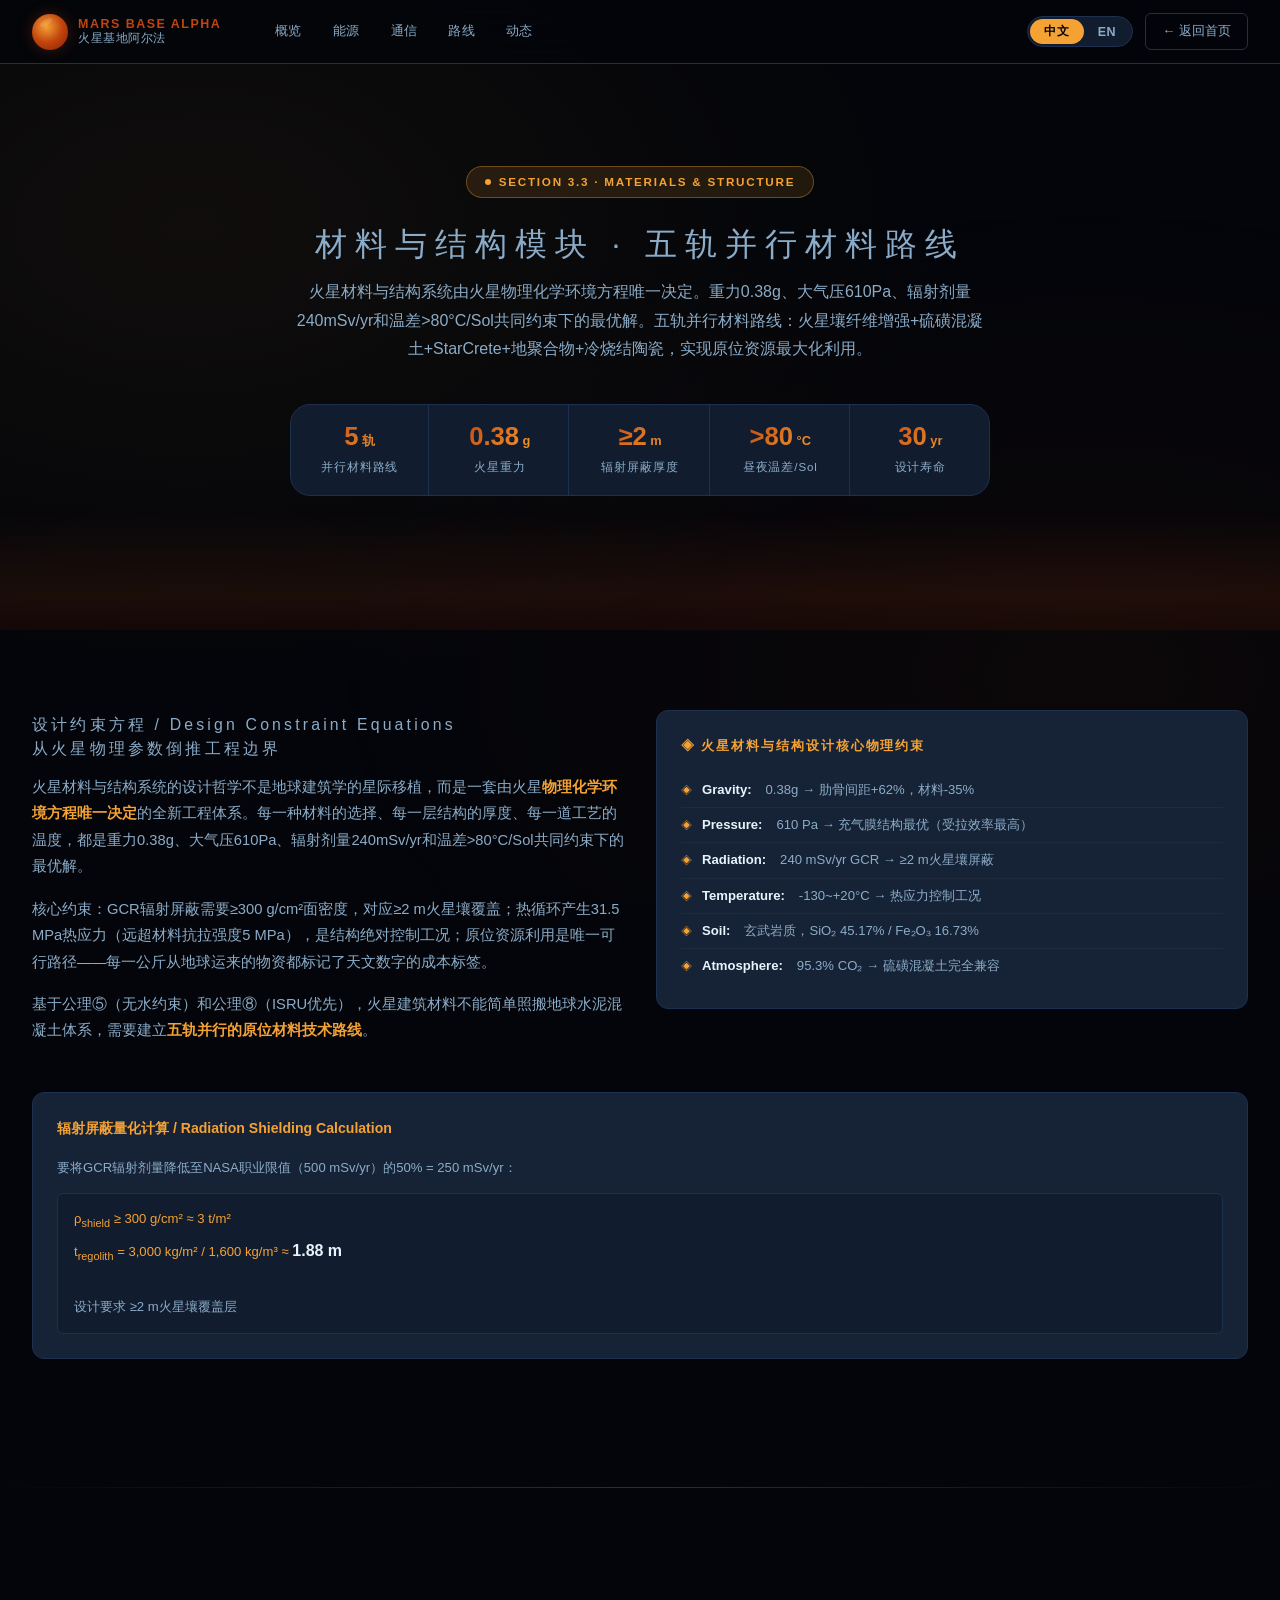
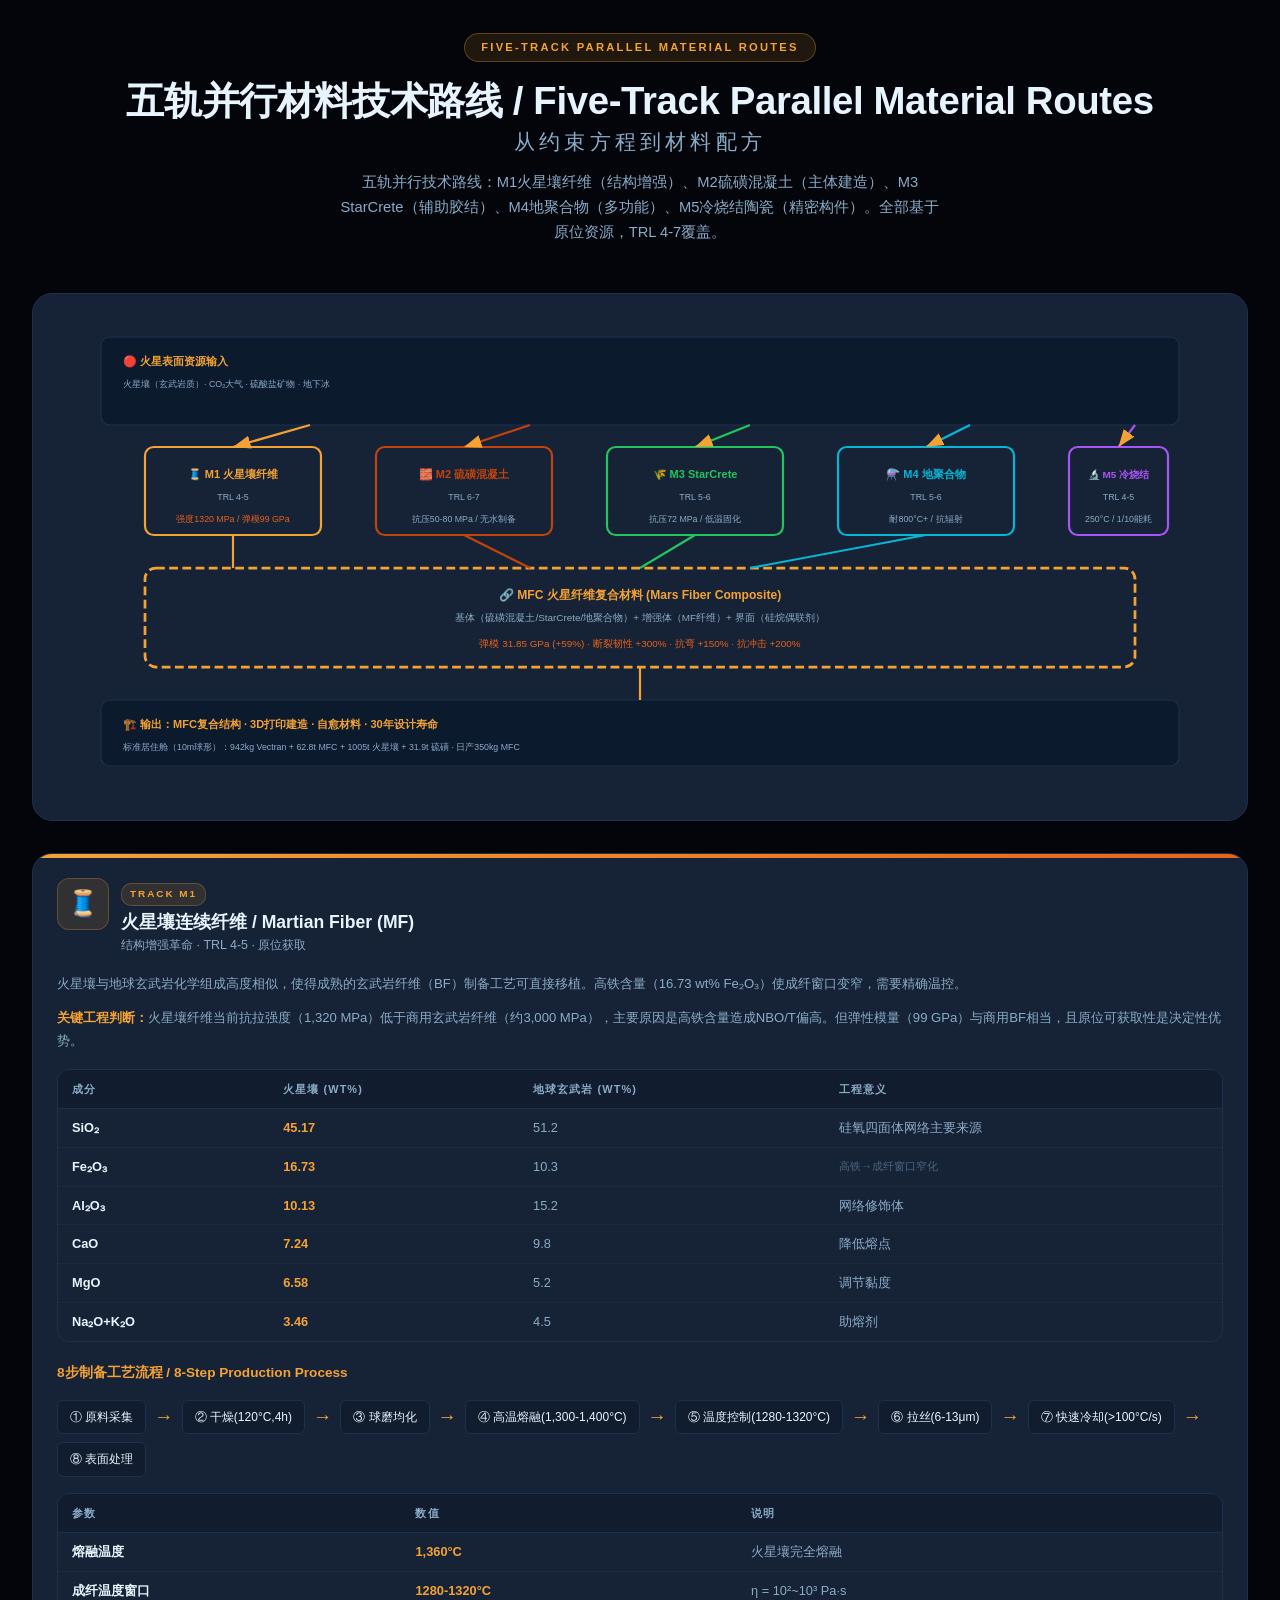
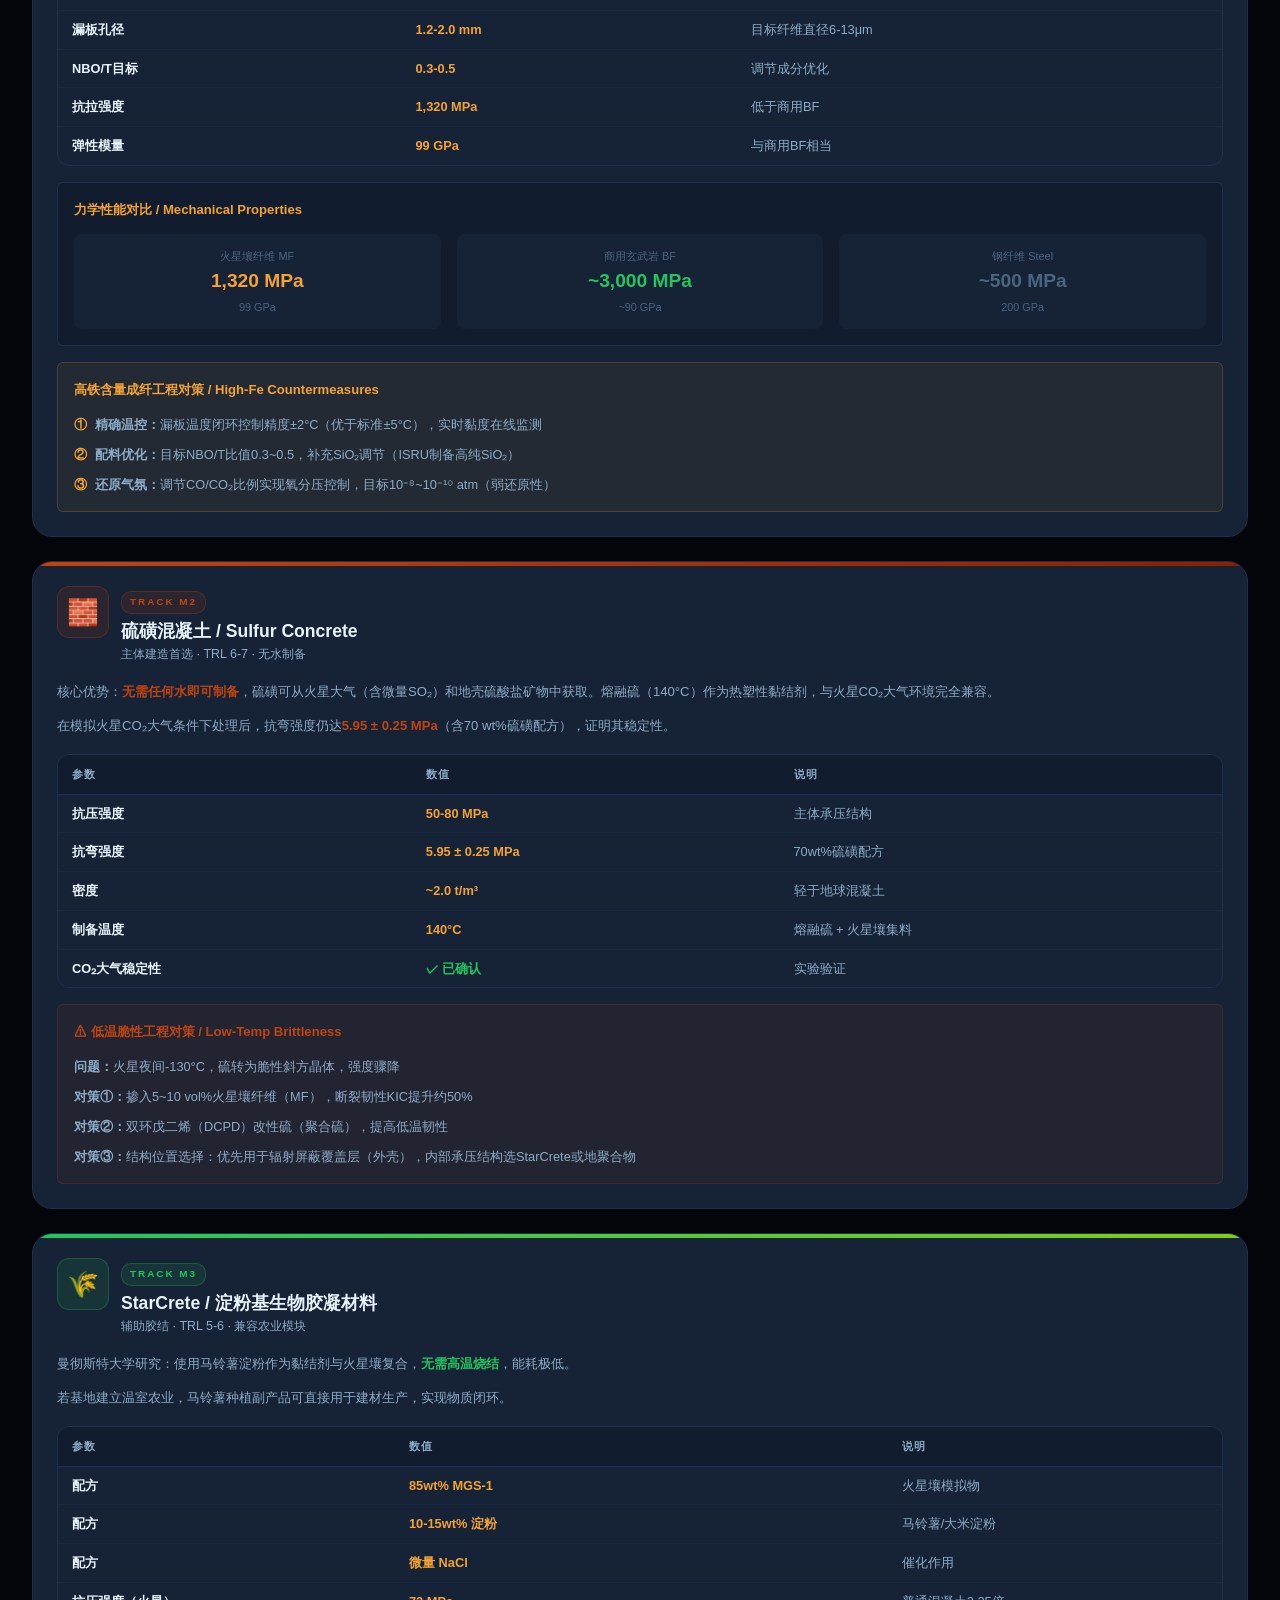
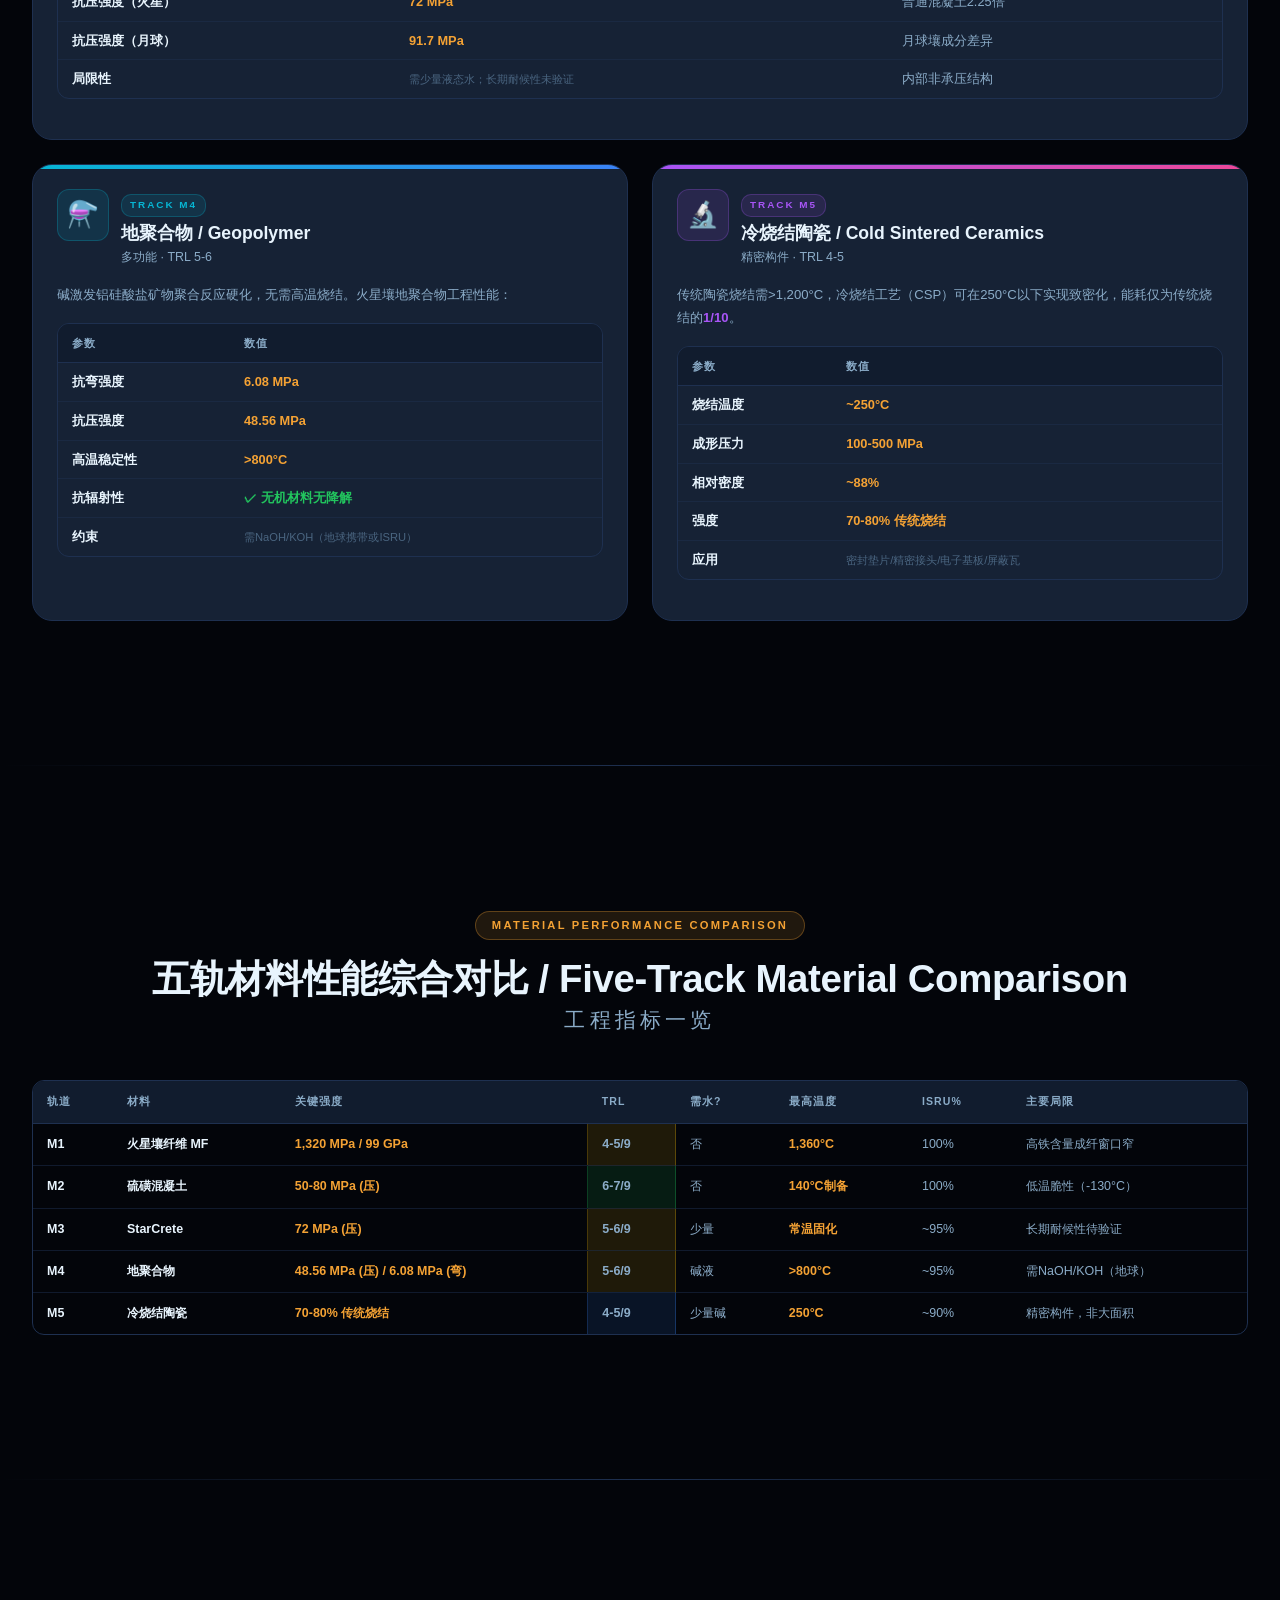
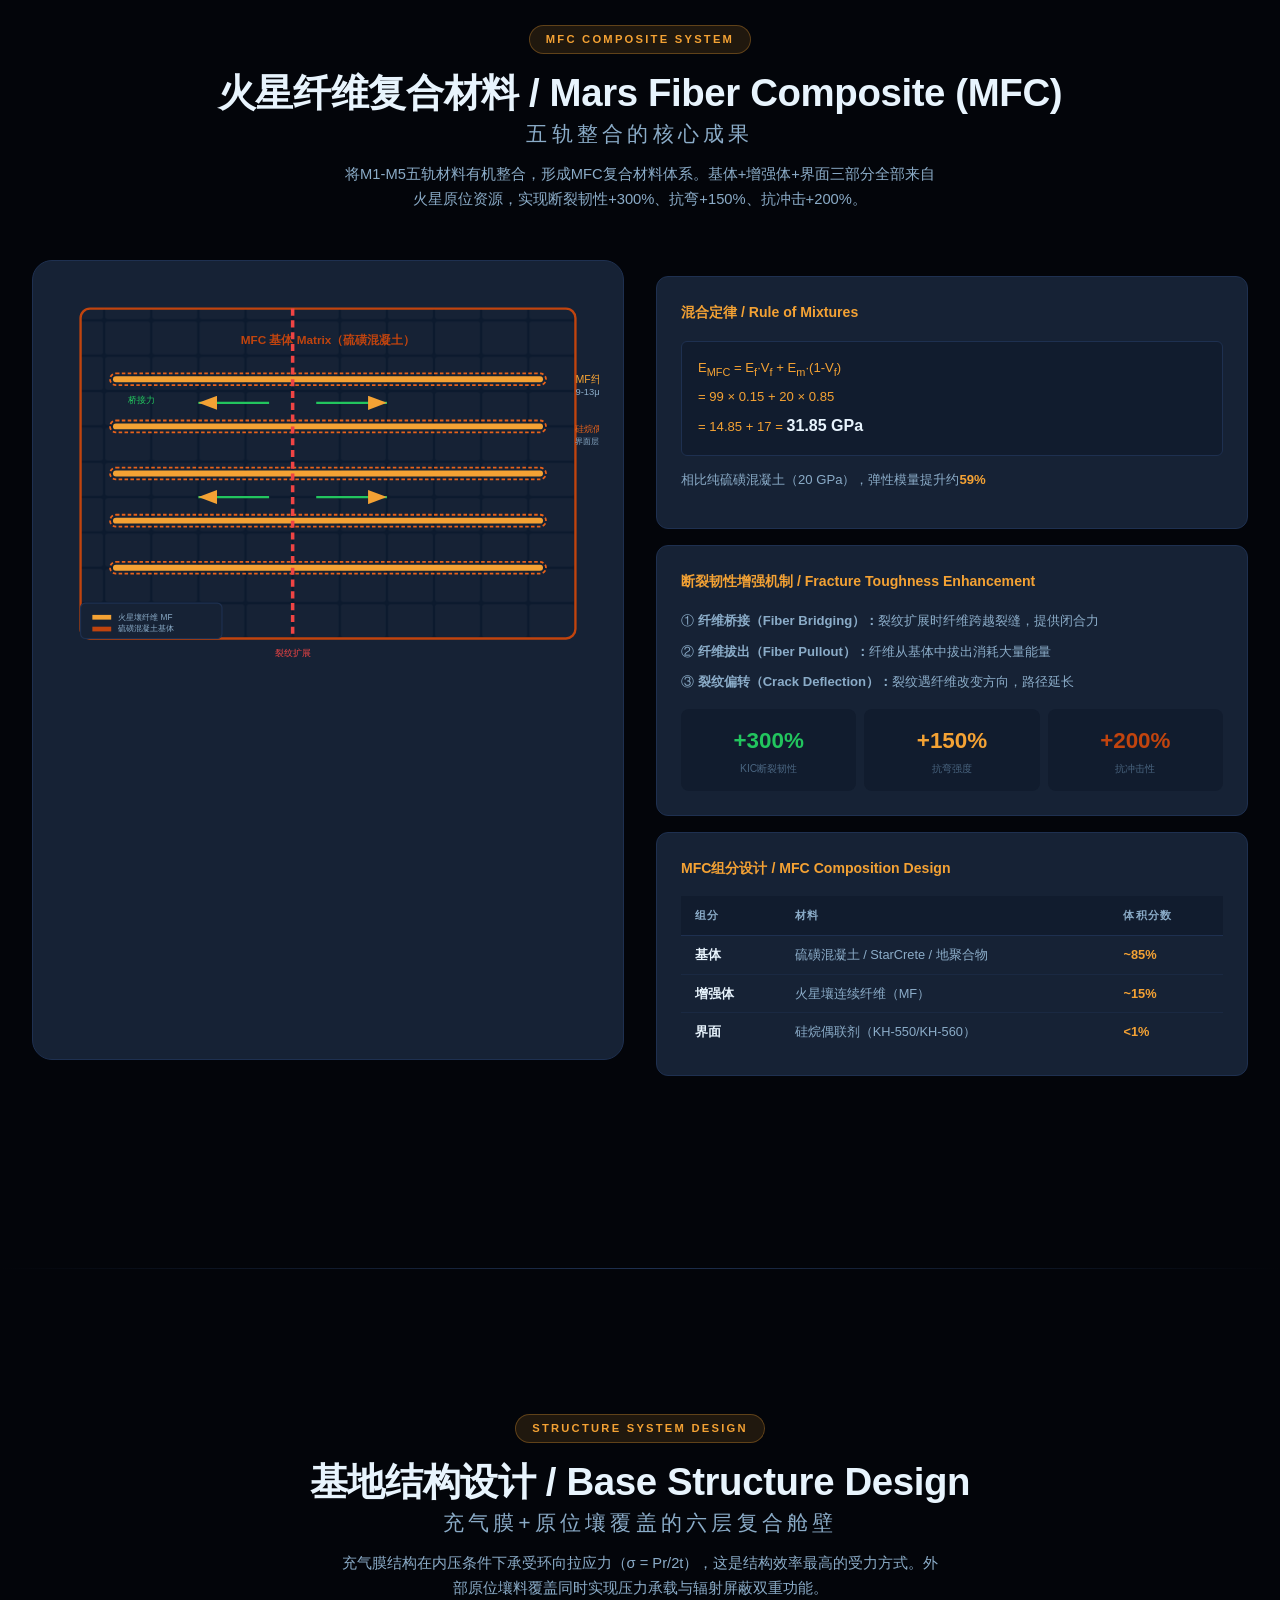
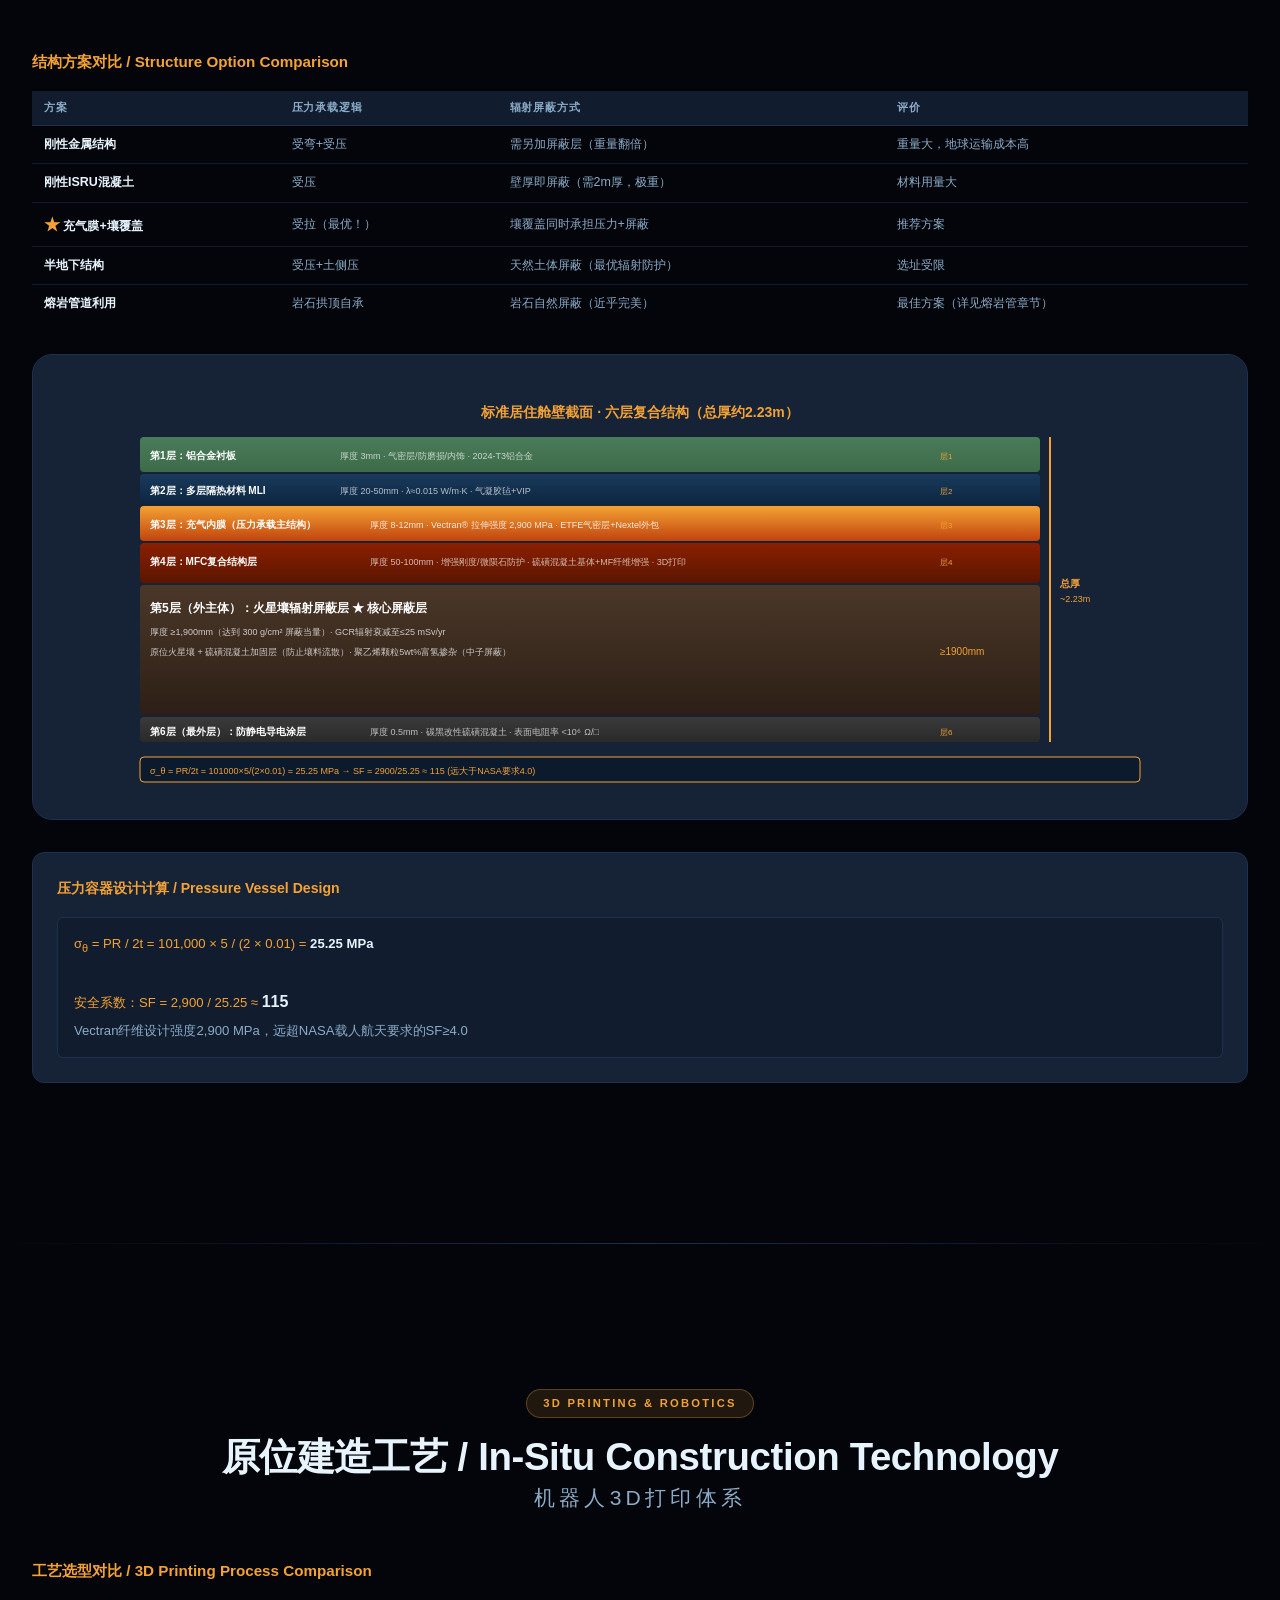
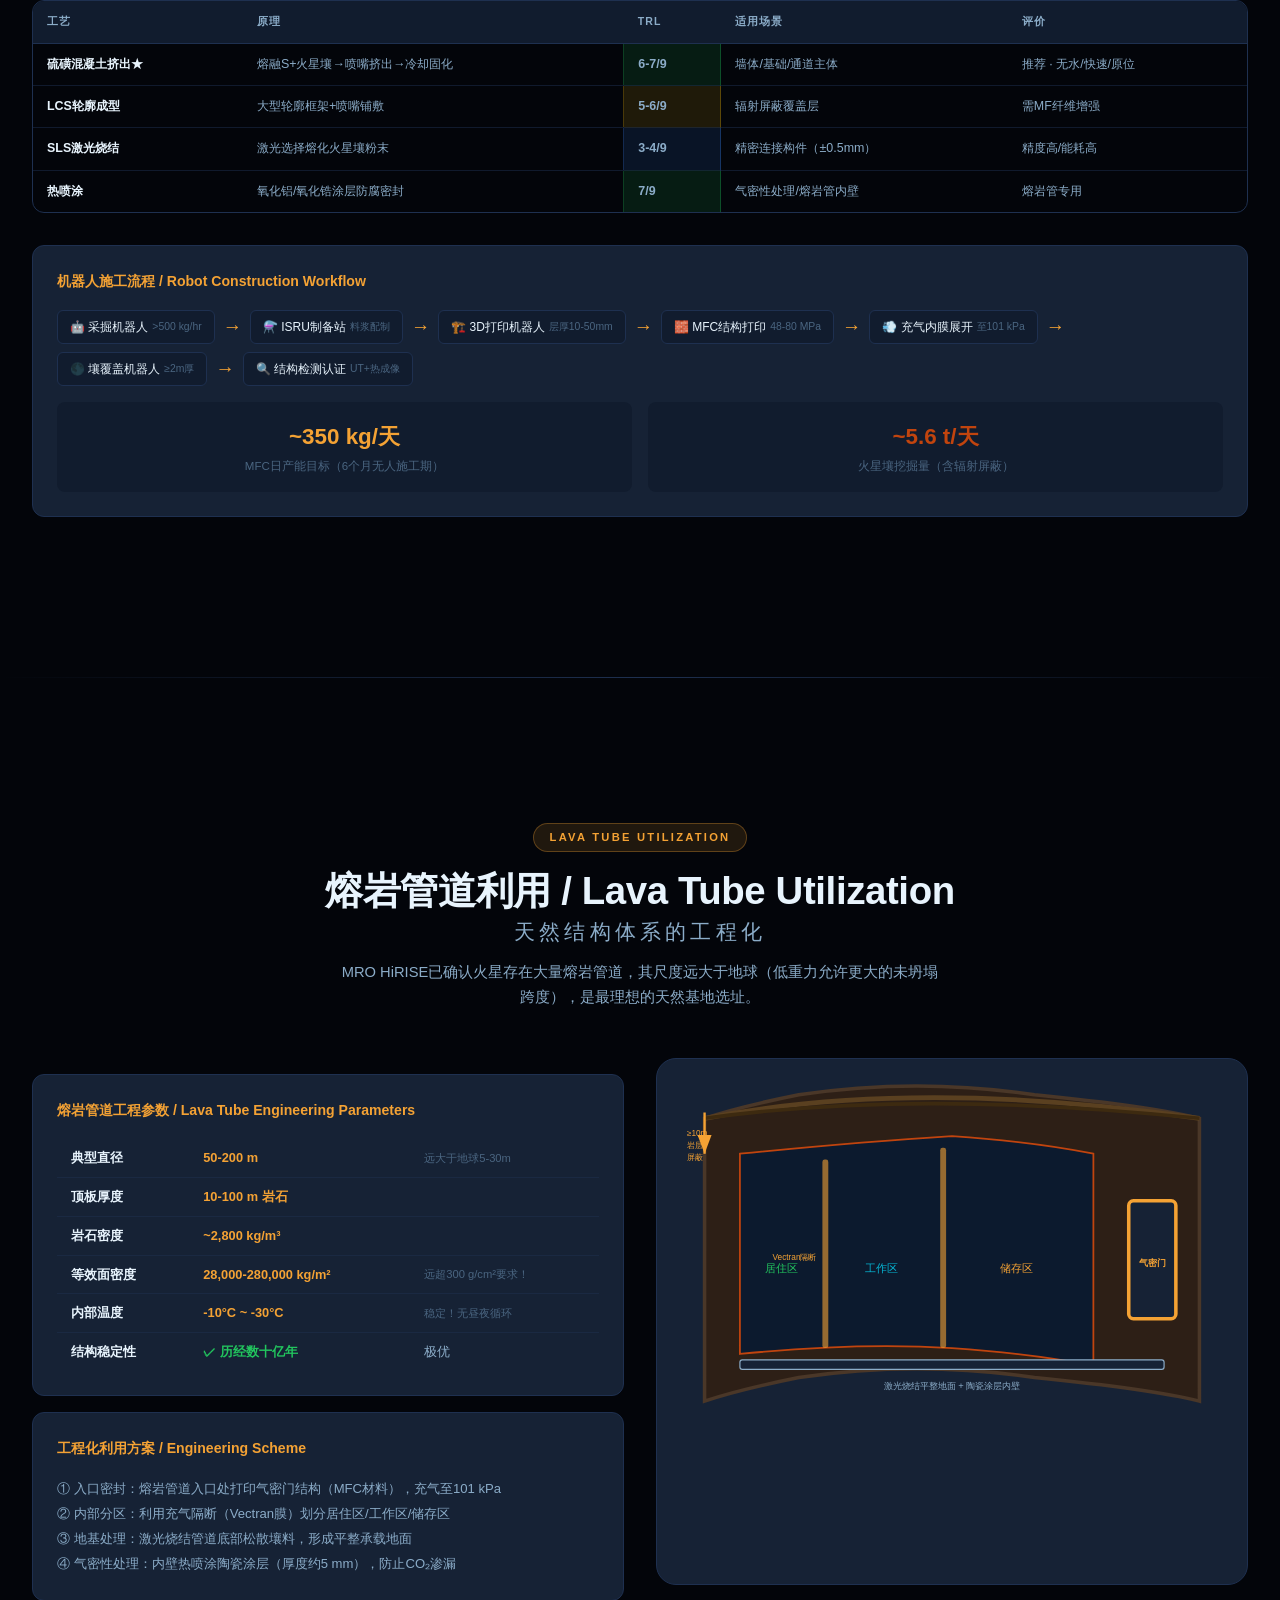
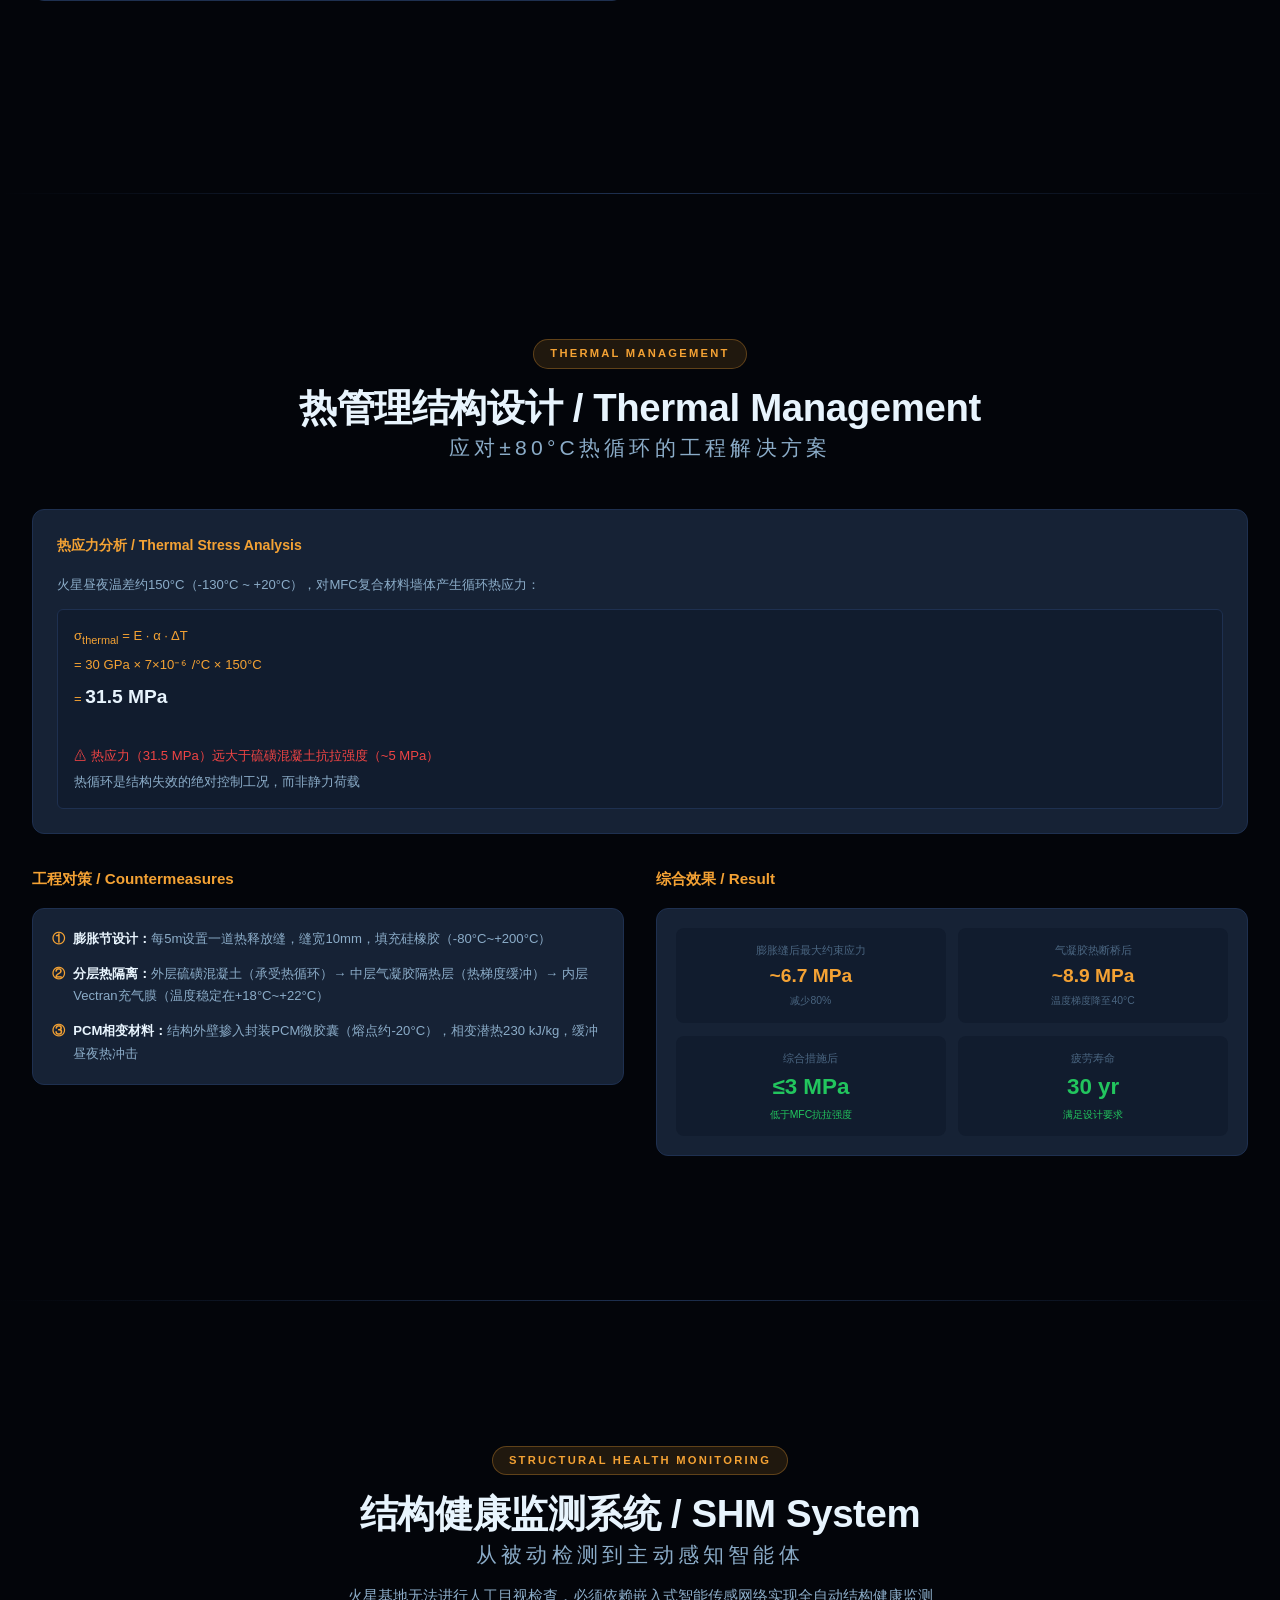
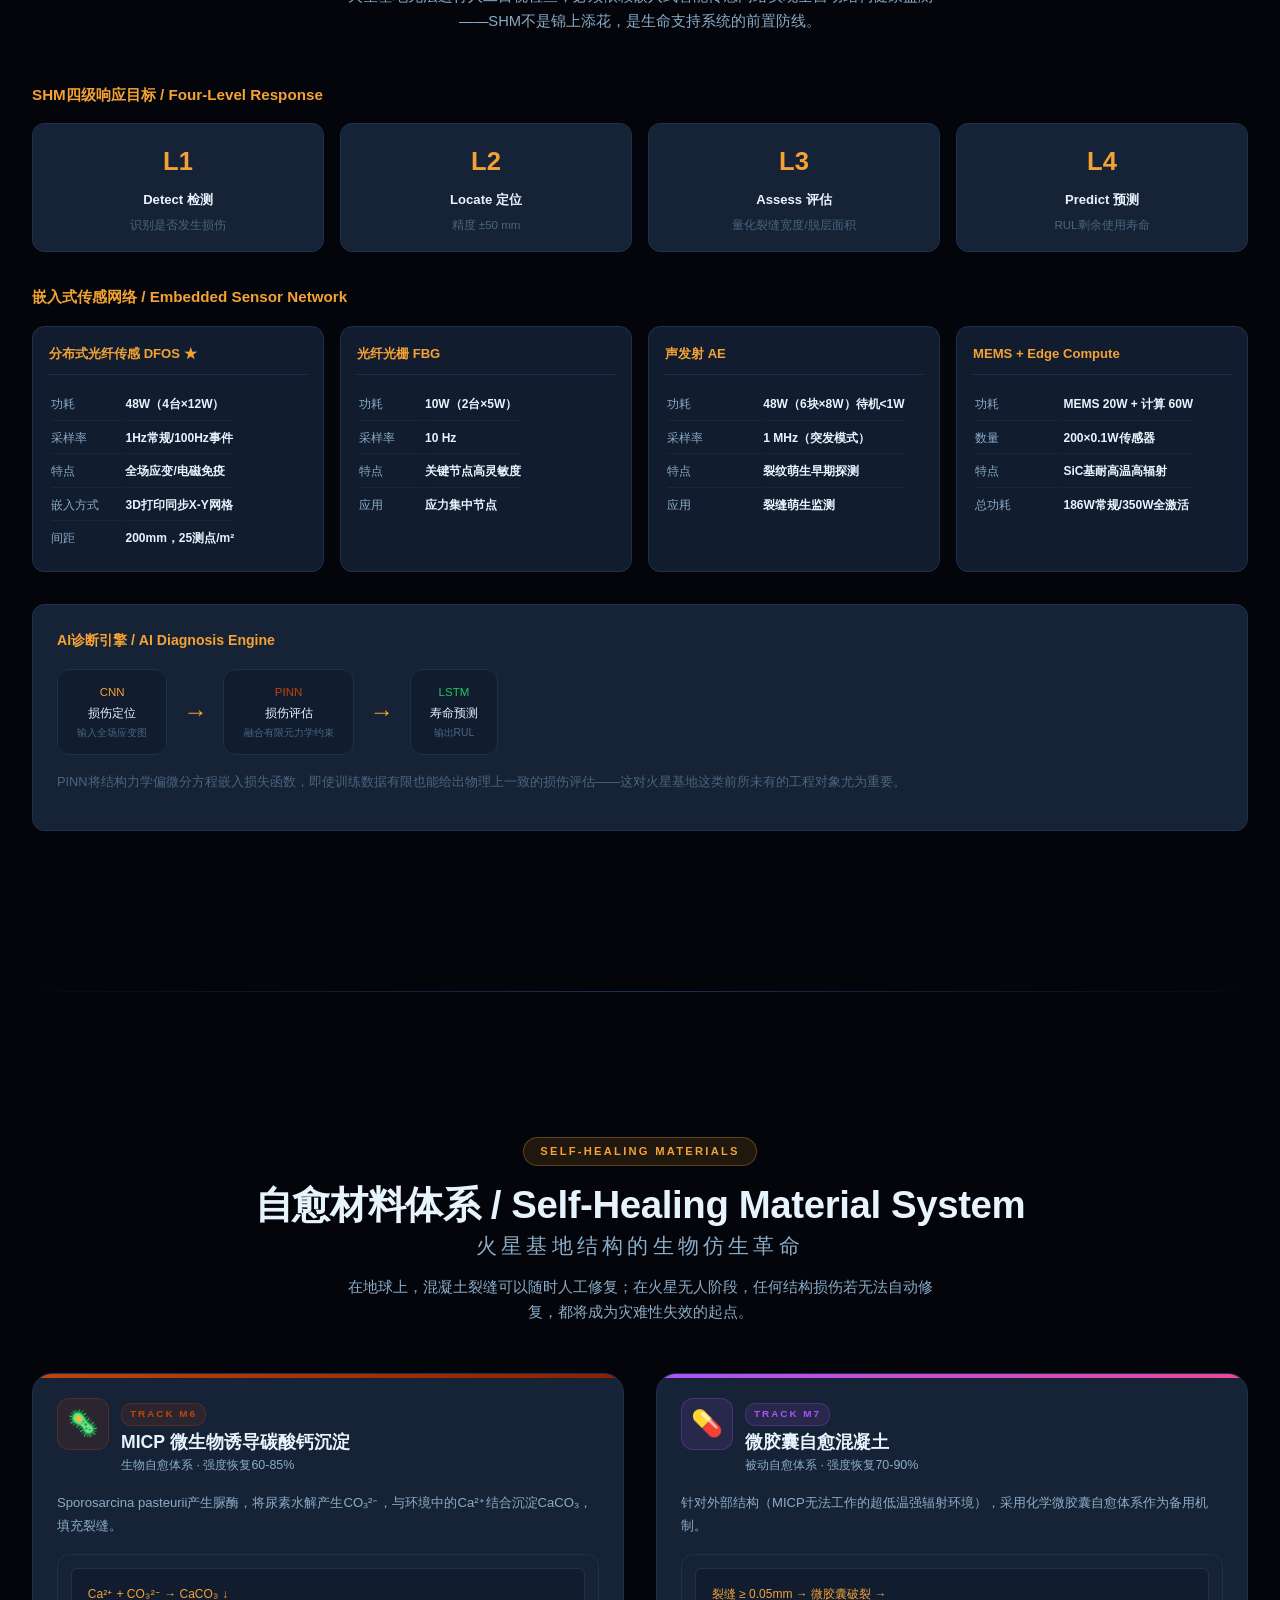
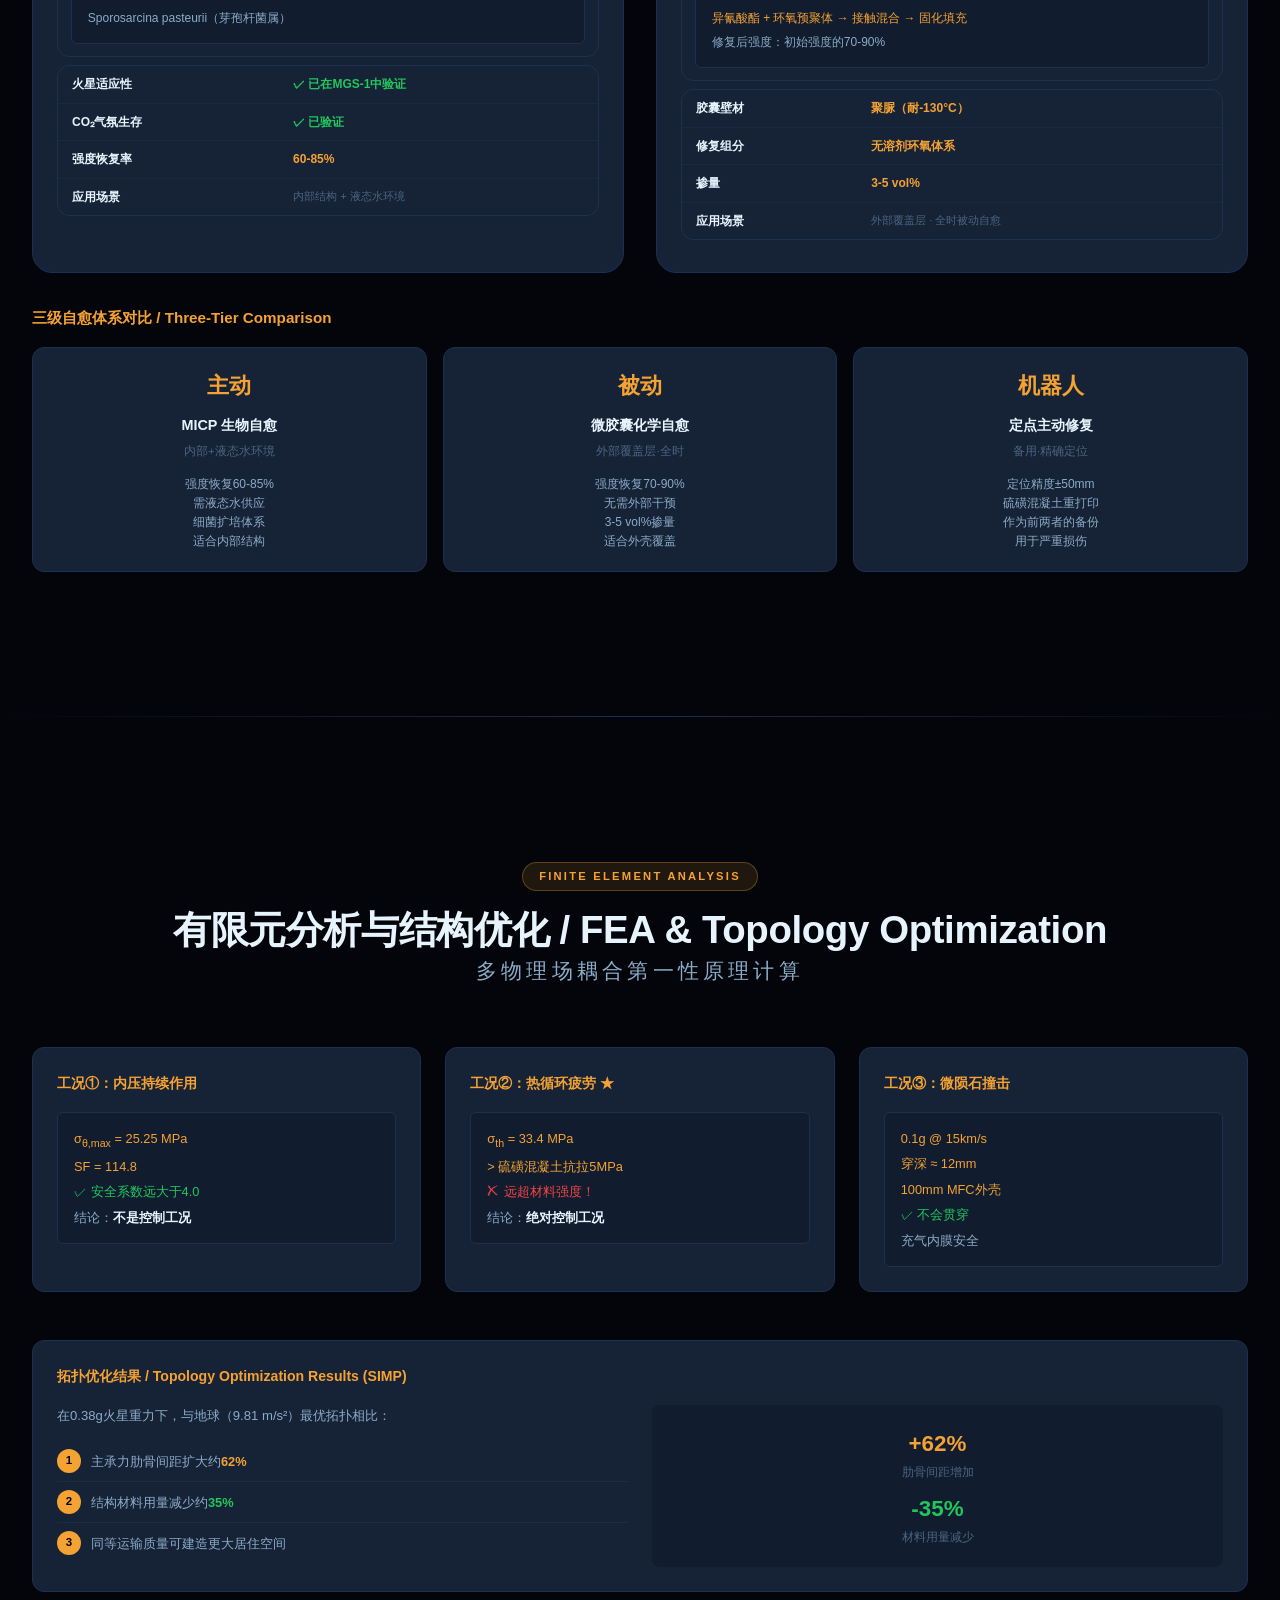
<file: materials.html>
<!DOCTYPE html>
<html lang="zh-CN">
<head>
  <meta charset="UTF-8" />
  <meta name="viewport" content="width=device-width, initial-scale=1.0" />
  <title>材料与结构模块 · Materials & Structure | 火星基地阿尔法</title>
  <meta name="description" content="火星材料与结构系统：五轨并行材料路线（原位火星壤纤维+硫磺混凝土+StarCrete+地聚合物+冷烧结陶瓷）+ 六层复合舱壁 + 结构健康监测 + 自愈材料体系。" />
  <meta name="theme-color" content="#f4a234" />
  <link rel="stylesheet" href="css/styles.css" />
  <style>
    :root {
      --mars-red:#c1440e;--mars-orange:#e8621a;--mars-amber:#f4a234;--mars-dust:#d4956a;
      --space-black:#03050a;--space-deep:#070d1a;--space-mid:#0d1b2e;--space-panel:#111c2e;
      --space-card:#162235;--space-border:#1e3050;--space-hover:#1a2d48;
      --text-primary:#e8f4fd;--text-secondary:#8bacc8;--text-muted:#4a6580;--text-accent:#f4a234;
      --glow-red:rgba(193,68,14,0.35);--glow-amber:rgba(244,162,52,0.25);--glow-terra:rgba(193,68,14,0.30);
      --mat-amber:#f4a234;--mat-terra:#c1440e;--mat-sand:#d4956a;
      --green-ok:#22c55e;--yellow-warn:#eab308;--purple:#a855f7;
      --font-en:'Segoe UI','Helvetica Neue',Arial,sans-serif;
      --font-zh:'PingFang SC','Hiragino Sans GB','Microsoft YaHei',sans-serif;
      --radius-sm:6px;--radius-md:12px;--radius-lg:20px;--radius-xl:32px;
      --shadow-card:0 4px 32px rgba(0,0,0,0.5);
      --transition:all 0.3s cubic-bezier(0.4,0,0.2,1);
    }
    *,*::before,*::after{box-sizing:border-box;margin:0;padding:0;}
    html{scroll-behavior:smooth;font-size:16px;}
    body{background:var(--space-black);color:var(--text-primary);font-family:var(--font-zh);line-height:1.7;overflow-x:hidden;}
    body::before{content:'';position:fixed;inset:0;background:radial-gradient(ellipse at 15% 25%,rgba(244,162,52,0.06) 0%,transparent 50%),radial-gradient(ellipse at 85% 75%,rgba(193,68,14,0.05) 0%,transparent 50%);pointer-events:none;z-index:0;}
    ::-webkit-scrollbar{width:6px;}::-webkit-scrollbar-track{background:var(--space-deep);}::-webkit-scrollbar-thumb{background:var(--mat-amber);border-radius:3px;}

    /* NAV */
    #navbar{position:fixed;top:0;left:0;right:0;z-index:1000;background:rgba(3,5,10,0.88);backdrop-filter:blur(20px);border-bottom:1px solid var(--space-border);height:64px;display:flex;align-items:center;padding:0 2rem;gap:1rem;}
    .nav-logo{display:flex;align-items:center;gap:10px;text-decoration:none;flex-shrink:0;}
    .nav-logo-icon{width:36px;height:36px;border-radius:50%;background:radial-gradient(circle at 40% 35%,#f4a234,#c1440e 50%,#8b2000);box-shadow:0 0 16px var(--glow-terra);position:relative;overflow:hidden;flex-shrink:0;}
    .nav-logo-icon::after{content:'';position:absolute;top:18%;left:20%;width:40%;height:15%;background:rgba(255,255,255,0.12);border-radius:50%;transform:rotate(-30deg);}
    .nav-logo-text{display:flex;flex-direction:column;line-height:1.2;}
    .nav-logo-en{font-size:0.78rem;font-family:var(--font-en);font-weight:700;letter-spacing:0.12em;color:var(--mat-terra);text-transform:uppercase;}
    .nav-logo-zh{font-size:0.72rem;color:var(--text-secondary);letter-spacing:0.05em;}
    .nav-links{display:flex;align-items:center;gap:0.2rem;margin-left:1.5rem;flex:1;}
    .nav-link{display:flex;align-items:center;gap:6px;padding:6px 14px;border-radius:var(--radius-sm);text-decoration:none;font-size:0.82rem;color:var(--text-secondary);transition:var(--transition);white-space:nowrap;letter-spacing:0.02em;}
    .nav-link:hover,.nav-link.active{color:var(--text-primary);background:var(--space-hover);}
    .nav-link.active{color:var(--mat-amber);}
    .nav-right{display:flex;align-items:center;gap:0.75rem;margin-left:auto;flex-shrink:0;}
    .lang-toggle{display:flex;background:var(--space-panel);border:1px solid var(--space-border);border-radius:20px;overflow:hidden;padding:2px;}
    .lang-btn{padding:4px 14px;border:none;background:transparent;color:var(--text-secondary);font-size:0.78rem;font-weight:600;cursor:pointer;border-radius:16px;transition:var(--transition);letter-spacing:0.05em;}
    .lang-btn.active{background:var(--mat-amber);color:var(--space-black);}
    .btn-back{display:flex;align-items:center;gap:6px;padding:6px 16px;background:transparent;border:1px solid var(--space-border);border-radius:var(--radius-sm);color:var(--text-secondary);font-size:0.82rem;cursor:pointer;text-decoration:none;transition:var(--transition);}
    .btn-back:hover{border-color:var(--mat-amber);color:var(--mat-amber);background:var(--space-hover);}

    /* HERO */
    #hero{position:relative;min-height:70vh;display:flex;flex-direction:column;align-items:center;justify-content:center;text-align:center;padding:80px 2rem 3rem;z-index:1;overflow:hidden;}
    .hero-bg{position:absolute;inset:0;z-index:0;overflow:hidden;}
    .hero-surface{position:absolute;bottom:0;left:0;right:0;height:120px;background:linear-gradient(0deg,#8b2000 0%,#c1440e 30%,transparent 100%);opacity:0.12;}
    .hero-pattern{position:absolute;top:15%;left:5%;width:200px;height:150px;opacity:0.08;}
    .hero-content{position:relative;z-index:1;max-width:900px;}
    .hero-badge{display:inline-flex;align-items:center;gap:8px;padding:5px 18px;background:rgba(244,162,52,0.12);border:1px solid rgba(244,162,52,0.35);border-radius:30px;font-size:0.73rem;letter-spacing:0.15em;color:var(--mat-amber);text-transform:uppercase;font-family:var(--font-en);font-weight:700;margin-bottom:1.5rem;}
    .hero-badge-dot{width:6px;height:6px;border-radius:50%;background:var(--mat-amber);animation:pulse-amber 1.5s infinite;}
    @keyframes pulse-amber{0%,100%{box-shadow:0 0 0 0 rgba(244,162,52,0.6);}50%{box-shadow:0 0 0 6px rgba(244,162,52,0);}}
    .hero-title{font-size:clamp(2rem,5vw,4rem);font-weight:800;line-height:1.1;letter-spacing:-0.02em;margin-bottom:1rem;}
    .hero-title-en{display:block;background:linear-gradient(135deg,#c1440e 0%,#f4a234 100%);-webkit-background-clip:text;-webkit-text-fill-color:transparent;background-clip:text;font-family:var(--font-en);text-transform:uppercase;letter-spacing:0.05em;margin-bottom:0.4rem;}
    .hero-title-zh{display:block;color:var(--text-primary);font-size:0.5em;font-weight:300;letter-spacing:0.25em;}
    .hero-subtitle{max-width:700px;margin:0 auto 2rem;font-size:1rem;color:var(--text-secondary);line-height:1.8;}
    .hero-stats{display:flex;gap:2px;background:var(--space-panel);border:1px solid var(--space-border);border-radius:var(--radius-lg);overflow:hidden;flex-wrap:wrap;justify-content:center;}
    .stat-item{padding:16px 28px;text-align:center;border-right:1px solid var(--space-border);transition:var(--transition);}
    .stat-item:last-child{border-right:none;}
    .stat-item:hover{background:var(--space-hover);}
    .stat-value{display:block;font-size:1.6rem;font-weight:800;font-family:var(--font-en);background:linear-gradient(135deg,#c1440e,#f4a234);-webkit-background-clip:text;-webkit-text-fill-color:transparent;background-clip:text;line-height:1.2;}
    .stat-label{font-size:0.72rem;color:var(--text-secondary);letter-spacing:0.08em;margin-top:4px;}

    /* CONTAINER */
    .container{max-width:1280px;margin:0 auto;padding:0 2rem;}
    .section-divider{border:none;height:1px;background:linear-gradient(90deg,transparent,var(--space-border),transparent);margin:4rem 0;}

    /* INTRO / CONSTRAINTS */
    #constraints{padding:5rem 0 3rem;position:relative;z-index:1;}
    .intro-grid{display:grid;grid-template-columns:1fr 1fr;gap:2rem;align-items:start;}
    .intro-text h2{font-size:1.8rem;font-family:var(--font-en);font-weight:800;margin-bottom:1rem;line-height:1.2;}
    .intro-text h2 span{display:block;font-size:0.55em;font-weight:300;color:var(--text-secondary);letter-spacing:0.2em;margin-top:0.3rem;}
    .intro-text p{color:var(--text-secondary);font-size:0.92rem;line-height:1.8;margin-bottom:1rem;}
    .intro-text .highlight{color:var(--mat-amber);font-weight:600;}
    .constraint-box{background:var(--space-card);border:1px solid var(--space-border);border-radius:var(--radius-md);padding:1.5rem;}
    .constraint-box h3{font-size:0.8rem;font-family:var(--font-en);font-weight:700;letter-spacing:0.15em;color:var(--mat-amber);text-transform:uppercase;margin-bottom:1rem;}
    .constraint-list{list-style:none;}
    .constraint-list li{display:flex;gap:10px;padding:6px 0;font-size:0.82rem;color:var(--text-secondary);border-bottom:1px solid rgba(255,255,255,0.04);}
    .constraint-list li:last-child{border-bottom:none;}
    .constraint-list li::before{content:'◈';color:var(--mat-amber);flex-shrink:0;font-size:0.7rem;margin-top:2px;}
    .constraint-list li strong{color:var(--text-primary);font-family:var(--font-en);margin-right:4px;}

    /* SECTION HEADERS */
    .section-header{text-align:center;margin-bottom:3rem;}
    .section-tag{display:inline-block;padding:4px 16px;background:rgba(244,162,52,0.12);border:1px solid rgba(244,162,52,0.3);border-radius:20px;font-size:0.7rem;font-family:var(--font-en);font-weight:700;letter-spacing:0.2em;color:var(--mat-amber);text-transform:uppercase;margin-bottom:1rem;}
    .section-header h2{font-size:clamp(1.6rem,3vw,2.4rem);font-weight:800;line-height:1.2;}
    .section-header h2 .en{display:block;font-family:var(--font-en);letter-spacing:-0.01em;}
    .section-header h2 .zh{display:block;font-size:0.55em;font-weight:300;color:var(--text-secondary);letter-spacing:0.2em;margin-top:0.3rem;}
    .section-header p{color:var(--text-secondary);font-size:0.92rem;max-width:600px;margin:1rem auto 0;line-height:1.7;}

    /* TRACK CARDS */
    .track-card{background:var(--space-card);border:1px solid var(--space-border);border-radius:var(--radius-lg);padding:1.5rem;transition:var(--transition);position:relative;overflow:hidden;}
    .track-card::before{content:'';position:absolute;top:0;left:0;right:0;height:4px;width:100%;}
    .track-m1::before{background:linear-gradient(90deg,#f4a234,#e8621a);}
    .track-m2::before{background:linear-gradient(90deg,#c1440e,#8b2000);}
    .track-m3::before{background:linear-gradient(90deg,#22c55e,#84cc16);}
    .track-m4::before{background:linear-gradient(90deg,#06b6d4,#3b82f6);}
    .track-m5::before{background:linear-gradient(90deg,#a855f7,#ec4899);}
    .track-card:hover{border-color:var(--mat-amber);transform:translateY(-4px);box-shadow:0 8px 32px rgba(244,162,52,0.12);}
    .track-header{display:flex;align-items:flex-start;gap:12px;margin-bottom:1rem;}
    .track-icon{width:52px;height:52px;border-radius:var(--radius-md);display:flex;align-items:center;justify-content:center;font-size:1.6rem;flex-shrink:0;}
    .track-m1 .track-icon{background:rgba(244,162,52,0.12);border:1px solid rgba(244,162,52,0.25);}
    .track-m2 .track-icon{background:rgba(193,68,14,0.12);border:1px solid rgba(193,68,14,0.25);}
    .track-m3 .track-icon{background:rgba(34,197,94,0.12);border:1px solid rgba(34,197,94,0.25);}
    .track-m4 .track-icon{background:rgba(6,182,212,0.12);border:1px solid rgba(6,182,212,0.25);}
    .track-m5 .track-icon{background:rgba(168,85,247,0.12);border:1px solid rgba(168,85,247,0.25);}
    .track-title{flex:1;}
    .track-label{display:inline-block;font-size:0.62rem;font-family:var(--font-en);font-weight:700;letter-spacing:0.2em;padding:2px 8px;border-radius:10px;margin-bottom:0.4rem;text-transform:uppercase;}
    .track-m1 .track-label{background:rgba(244,162,52,0.12);color:#f4a234;border:1px solid rgba(244,162,52,0.25);}
    .track-m2 .track-label{background:rgba(193,68,14,0.12);color:#c1440e;border:1px solid rgba(193,68,14,0.25);}
    .track-m3 .track-label{background:rgba(34,197,94,0.12);color:#22c55e;border:1px solid rgba(34,197,94,0.25);}
    .track-m4 .track-label{background:rgba(6,182,212,0.12);color:#06b6d4;border:1px solid rgba(6,182,212,0.25);}
    .track-m5 .track-label{background:rgba(168,85,247,0.12);color:#a855f7;border:1px solid rgba(168,85,247,0.25);}
    .track-title h3{font-size:1.1rem;font-family:var(--font-en);font-weight:800;line-height:1.2;color:var(--text-primary);}
    .track-title .zh-sub{font-size:0.78rem;color:var(--text-secondary);margin-top:2px;}
    .track-body{font-size:0.82rem;color:var(--text-secondary);line-height:1.75;margin-bottom:1rem;}
    .track-body p{margin-bottom:0.7rem;}
    .track-specs{display:flex;flex-wrap:wrap;gap:6px;margin-bottom:0.8rem;}
    .track-spec{font-size:0.68rem;padding:3px 10px;background:rgba(255,255,255,0.04);border:1px solid var(--space-border);border-radius:10px;color:var(--text-secondary);font-family:var(--font-en);}

    /* DATA TABLE */
    .data-table-wrap{overflow-x:auto;border-radius:var(--radius-md);border:1px solid var(--space-border);margin:1rem 0;}
    .data-table{width:100%;border-collapse:collapse;font-size:0.8rem;}
    .data-table th{background:var(--space-panel);color:var(--text-secondary);font-family:var(--font-en);font-weight:700;font-size:0.68rem;letter-spacing:0.1em;padding:10px 14px;text-align:left;border-bottom:1px solid var(--space-border);white-space:nowrap;text-transform:uppercase;}
    .data-table td{padding:8px 14px;border-bottom:1px solid rgba(30,48,80,0.5);color:var(--text-secondary);vertical-align:middle;}
    .data-table tr:last-child td{border-bottom:none;}
    .data-table tr:hover td{background:var(--space-hover);}
    .data-table .td-key{color:var(--text-primary);font-weight:600;white-space:nowrap;}
    .data-table .td-val{font-family:var(--font-en);color:var(--mat-amber);font-weight:700;}
    .data-table .td-note{font-size:0.7rem;color:var(--text-muted);}
    .data-table .td-good{color:var(--green-ok);font-weight:700;}

    /* SVG WRAPS */
    .arch-diagram-wrap{background:var(--space-card);border:1px solid var(--space-border);border-radius:var(--radius-lg);padding:2rem;margin-bottom:2rem;position:relative;overflow:hidden;}
    .arch-svg{width:100%;max-width:1100px;margin:0 auto;display:block;}

    /* TRACK GRID */
    .track-grid{display:grid;grid-template-columns:1fr;gap:1.5rem;}

    /* COMPARISON TABLE */
    .summary-table-wrap{overflow-x:auto;border-radius:var(--radius-md);border:1px solid var(--space-border);}
    .summary-table{width:100%;border-collapse:collapse;font-size:0.78rem;min-width:900px;}
    .summary-table th{background:var(--space-panel);color:var(--text-secondary);font-family:var(--font-en);font-weight:700;font-size:0.66rem;letter-spacing:0.1em;padding:12px 14px;text-align:left;border-bottom:1px solid var(--space-border);white-space:nowrap;text-transform:uppercase;}
    .summary-table td{padding:10px 14px;border-bottom:1px solid rgba(30,48,80,0.5);color:var(--text-secondary);vertical-align:middle;}
    .summary-table tr:last-child td{border-bottom:none;}
    .summary-table tr:hover td{background:var(--space-hover);}
    .summary-table .td-name{color:var(--text-primary);font-weight:700;font-family:var(--font-en);white-space:nowrap;}
    .summary-table .td-val{font-family:var(--font-en);color:var(--mat-amber);font-weight:700;}
    .summary-table .td-trl{font-family:var(--font-en);font-weight:700;}
    .trl-high{color:#22c55e;}
    .trl-mid{color:#eab308;}
    .trl-low{color:#f4a234;}

    /* FORMULA BOX */
    .formula-box{background:var(--space-card);border:1px solid var(--space-border);border-radius:var(--radius-md);padding:1.5rem;margin:1rem 0;}
    .formula-box h4{font-size:0.88rem;font-family:var(--font-en);font-weight:700;color:var(--mat-amber);margin-bottom:1rem;}
    .formula-box p{font-size:0.82rem;color:var(--text-secondary);line-height:1.75;margin-bottom:0.8rem;}
    .formula{background:var(--space-panel);border:1px solid var(--space-border);border-radius:var(--radius-sm);padding:0.8rem 1rem;font-size:0.82rem;font-family:var(--font-en);color:var(--mat-amber);overflow-x:auto;line-height:2;}
    .formula strong{color:var(--text-primary);}

    /* PROTOCOL STEPS */
    .protocol-steps{list-style:none;margin-top:1rem;}
    .protocol-steps li{display:flex;gap:10px;padding:8px 0;font-size:0.8rem;color:var(--text-secondary);border-bottom:1px solid rgba(255,255,255,0.04);}
    .protocol-steps li:last-child{border-bottom:none;}
    .protocol-steps li .step-num{width:24px;height:24px;border-radius:50%;background:var(--mat-amber);color:var(--space-black);font-size:0.72rem;font-weight:700;display:flex;align-items:center;justify-content:center;flex-shrink:0;}
    .protocol-steps li .step-text{flex:1;padding-top:2px;}

    /* TIMELINE */
    .timeline-vertical{position:relative;padding-left:3rem;}
    .timeline-vertical::before{content:'';position:absolute;left:12px;top:0;bottom:0;width:2px;background:linear-gradient(180deg,#f4a234,#c1440e 70%,transparent);}
    .timeline-item{position:relative;margin-bottom:2rem;animation:fadeInLeft 0.6s ease both;}
    .timeline-item:nth-child(1){animation-delay:0.1s;}
    .timeline-item:nth-child(2){animation-delay:0.2s;}
    .timeline-item:nth-child(3){animation-delay:0.3s;}
    @keyframes fadeInLeft{from{opacity:0;transform:translateX(-20px);}to{opacity:1;transform:translateX(0);}}
    .timeline-dot{position:absolute;left:-2.7rem;top:1rem;width:18px;height:18px;border-radius:50%;background:var(--space-card);border:3px solid var(--mat-amber);box-shadow:0 0 12px rgba(244,162,52,0.5);}
    .timeline-item:first-child .timeline-dot{background:var(--mat-amber);animation:pulseDot 2s infinite;}
    @keyframes pulseDot{0%,100%{box-shadow:0 0 0 0 rgba(244,162,52,0.5);}50%{box-shadow:0 0 0 8px rgba(244,162,52,0);}}
    .timeline-card{background:var(--space-card);border:1px solid var(--space-border);border-radius:var(--radius-md);padding:1.5rem 2rem;transition:var(--transition);}
    .timeline-card:hover{border-color:rgba(244,162,52,0.4);transform:translateX(4px);}
    .timeline-tag{display:inline-block;font-size:0.68rem;font-family:var(--font-en);font-weight:700;letter-spacing:0.15em;padding:2px 10px;background:rgba(244,162,52,0.12);border:1px solid rgba(244,162,52,0.25);border-radius:10px;color:var(--mat-amber);margin-bottom:0.7rem;text-transform:uppercase;}
    .timeline-title{font-size:1.05rem;font-family:var(--font-en);font-weight:800;color:var(--text-primary);margin-bottom:3px;}
    .timeline-zh{font-size:0.82rem;color:var(--text-secondary);margin-bottom:0.8rem;}
    .timeline-content{font-size:0.82rem;color:var(--text-secondary);line-height:1.7;}
    .timeline-content ul{margin-top:0.5rem;padding-left:1rem;}
    .timeline-content li{margin-bottom:0.3rem;}

    /* METRICS GRID */
    .metrics-grid{display:grid;grid-template-columns:repeat(auto-fit,minmax(150px,1fr));gap:1rem;margin-bottom:1.5rem;}
    .metric-card{background:var(--space-panel);border:1px solid var(--space-border);border-radius:var(--radius-md);padding:1rem 1.2rem;transition:var(--transition);}
    .metric-card:hover{border-color:var(--mat-amber);background:var(--space-hover);}
    .metric-value{font-size:1.4rem;font-weight:800;font-family:var(--font-en);color:var(--mat-amber);line-height:1.1;}
    .metric-unit{font-size:0.7rem;color:var(--text-muted);font-weight:400;}
    .metric-label{font-size:0.72rem;font-family:var(--font-en);color:var(--text-secondary);margin-top:4px;font-weight:600;}
    .metric-zh{font-size:0.65rem;color:var(--text-muted);}

    /* STRUCTURE RATIONALE TABLE */
    .rationale-table{width:100%;border-collapse:collapse;font-size:0.78rem;margin-top:1rem;}
    .rationale-table th{background:var(--space-panel);color:var(--text-secondary);font-family:var(--font-en);font-weight:700;font-size:0.66rem;letter-spacing:0.08em;padding:8px 12px;text-align:left;border-bottom:1px solid var(--space-border);text-transform:uppercase;}
    .rationale-table td{padding:8px 12px;border-bottom:1px solid rgba(30,48,80,0.5);color:var(--text-secondary);vertical-align:middle;}
    .rationale-table tr:last-child td{border-bottom:none;}
    .rationale-table .r-name{color:var(--text-primary);font-weight:600;}
    .rationale-table .r-star{color:var(--mat-amber);font-weight:700;font-size:1rem;}

    /* PROCESS STEPS */
    .process-flow{display:flex;flex-wrap:wrap;gap:0.5rem;margin:1rem 0;align-items:center;}
    .process-step{display:flex;align-items:center;gap:4px;padding:6px 12px;background:var(--space-panel);border:1px solid var(--space-border);border-radius:var(--radius-sm);font-size:0.75rem;color:var(--text-primary);white-space:nowrap;}
    .process-arrow{color:var(--mat-amber);font-size:1.2rem;flex-shrink:0;}

    /* SHM SENSORS */
    .shm-grid{display:grid;grid-template-columns:repeat(auto-fit,minmax(200px,1fr));gap:1rem;margin-bottom:1.5rem;}
    .shm-card{background:var(--space-panel);border:1px solid var(--space-border);border-radius:var(--radius-md);padding:1rem;}
    .shm-card h5{font-size:0.82rem;font-family:var(--font-en);font-weight:700;color:var(--mat-amber);margin-bottom:0.8rem;padding-bottom:0.5rem;border-bottom:1px solid var(--space-border);}
    .shm-specs td{padding:5px 0;border-bottom:1px solid rgba(255,255,255,0.04);font-size:0.75rem;}
    .shm-specs tr:last-child td{border-bottom:none;}
    .shm-specs .s-key{color:var(--text-secondary);width:40%;}
    .shm-specs .s-val{font-family:var(--font-en);color:var(--text-primary);font-weight:600;}

    /* SELF-HEAL TABLE */
    .heal-tier{display:grid;grid-template-columns:repeat(3,1fr);gap:1rem;margin-top:1rem;}
    .heal-card{background:var(--space-card);border:1px solid var(--space-border);border-radius:var(--radius-md);padding:1.2rem;text-align:center;}
    .heal-tier-num{font-size:1.4rem;font-weight:800;font-family:var(--font-en);color:var(--mat-amber);margin-bottom:0.5rem;}
    .heal-tier-name{font-size:0.9rem;font-weight:700;color:var(--text-primary);margin-bottom:0.3rem;}
    .heal-tier-zh{font-size:0.72rem;color:var(--text-muted);margin-bottom:0.8rem;}
    .heal-tier p{font-size:0.75rem;color:var(--text-secondary);line-height:1.6;}

    /* PHASE GRID */
    .phase-grid{display:grid;grid-template-columns:repeat(3,1fr);gap:1rem;}
    .phase-card{background:var(--space-card);border:1px solid var(--space-border);border-radius:var(--radius-md);padding:1.2rem;transition:var(--transition);position:relative;overflow:hidden;}
    .phase-card::before{content:'';position:absolute;top:0;left:0;right:0;height:3px;}
    .phase-l1::before{background:linear-gradient(90deg,#f4a234,#e8621a);}
    .phase-l2::before{background:linear-gradient(90deg,#c1440e,#8b2000);}
    .phase-l3::before{background:linear-gradient(90deg,#06b6d4,#3b82f6);}
    .phase-card:hover{border-color:var(--mat-amber);transform:translateY(-2px);}
    .phase-header{display:flex;align-items:center;gap:8px;margin-bottom:0.8rem;}
    .phase-num{font-size:0.65rem;font-family:var(--font-en);font-weight:900;padding:2px 8px;border-radius:6px;background:rgba(244,162,52,0.15);color:var(--mat-amber);border:1px solid rgba(244,162,52,0.25);}
    .phase-title{font-size:0.88rem;font-family:var(--font-en);font-weight:700;color:var(--text-primary);margin-bottom:2px;}
    .phase-zh{font-size:0.72rem;color:var(--text-secondary);margin-bottom:0.8rem;}
    .phase-chips{display:flex;flex-wrap:wrap;gap:4px;}
    .phase-chip{font-size:0.65rem;padding:2px 8px;background:rgba(255,255,255,0.04);border:1px solid var(--space-border);border-radius:8px;color:var(--text-muted);}

    /* MODULAR LAYOUT */
    .modular-svg-wrap{background:var(--space-card);border:1px solid var(--space-border);border-radius:var(--radius-lg);padding:2rem;overflow-x:auto;}
    .modular-svg{width:100%;min-width:900px;display:block;}

    /* EXTREME CONDITIONS */
    .extreme-grid{display:grid;grid-template-columns:1fr 1fr;gap:2rem;margin-top:1.5rem;}
    .extreme-card{background:var(--space-card);border:1px solid var(--space-border);border-radius:var(--radius-md);padding:1.5rem;}
    .extreme-card h4{font-size:0.95rem;font-family:var(--font-en);font-weight:700;color:var(--mat-amber);margin-bottom:1rem;display:flex;align-items:center;gap:8px;}
    .extreme-card h4::before{content:'';width:4px;height:18px;background:var(--mat-terra);border-radius:2px;}
    .extreme-card p{font-size:0.82rem;color:var(--text-secondary);line-height:1.75;margin-bottom:0.8rem;}

    /* RESPONSE LEVELS TABLE */
    .response-table{width:100%;border-collapse:collapse;font-size:0.78rem;margin-top:1rem;}
    .response-table th{background:var(--space-panel);color:var(--text-secondary);font-size:0.66rem;padding:8px 12px;text-align:left;border-bottom:1px solid var(--space-border);text-transform:uppercase;letter-spacing:0.08em;}
    .response-table td{padding:8px 12px;border-bottom:1px solid rgba(30,48,80,0.5);color:var(--text-secondary);}
    .response-table .r-lvl{font-family:var(--font-en);font-weight:800;padding:3px 8px;border-radius:4px;text-align:center;}
    .lvl-green{background:rgba(34,197,94,0.15);color:#22c55e;border:1px solid rgba(34,197,94,0.3);}
    .lvl-yellow{background:rgba(234,179,8,0.12);color:#eab308;border:1px solid rgba(234,179,8,0.25);}
    .lvl-orange{background:rgba(249,115,22,0.12);color:#f97316;border:1px solid rgba(249,115,22,0.25);}
    .lvl-red{background:rgba(239,68,68,0.12);color:#ef4444;border:1px solid rgba(239,68,68,0.25);}

    /* WALL LAYER DIAGRAM */
    .wall-diagram-wrap{background:var(--space-card);border:1px solid var(--space-border);border-radius:var(--radius-lg);padding:2rem;overflow-x:auto;}

    /* FOOTER */
    footer{background:var(--space-deep);border-top:1px solid var(--space-border);padding:2rem;text-align:center;color:var(--text-muted);font-size:0.8rem;position:relative;z-index:1;}
    footer a{color:var(--mat-amber);text-decoration:none;}
    footer a:hover{text-decoration:underline;}

    /* RESPONSIVE */
    @media(max-width:1024px){
      .intro-grid,.extreme-grid{grid-template-columns:1fr;}
      .heal-tier{grid-template-columns:1fr;}
      .phase-grid{grid-template-columns:repeat(2,1fr);}
    }
    @media(max-width:768px){
      .hero-stats{flex-direction:column;}
      .stat-item{border-right:none;border-bottom:1px solid var(--space-border);}
      .stat-item:last-child{border-bottom:none;}
      .nav-links{display:none;}
      .phase-grid{grid-template-columns:1fr;}
    }

    /* Scroll animations */
    .fade-section{opacity:0;transform:translateY(20px);transition:opacity 0.7s ease,transform 0.7s ease;}
    .fade-section.visible{opacity:1;transform:translateY(0);}

    /* Bilingual visibility */
    .en{display:none;}
    .zh{display:inherit;}
    body.lang-en .en{display:inherit;}
    body.lang-en .zh{display:none;}
  </style>
</head>
<body>
  <!-- NAV -->
  <header>
    <nav id="navbar" role="navigation" aria-label="主导航">
      <a href="index.html" class="nav-logo" aria-label="Mars Base Alpha 首页">
        <div class="nav-logo-icon" aria-hidden="true"></div>
        <div class="nav-logo-text">
          <span class="nav-logo-en">Mars Base Alpha</span>
          <span class="nav-logo-zh">火星基地阿尔法</span>
        </div>
      </a>
      <div class="nav-links" role="menubar">
        <a href="index.html#overview" class="nav-link" role="menuitem">概览</a>
        <a href="energy.html" class="nav-link" role="menuitem">能源</a>
        <a href="communication.html" class="nav-link" role="menuitem">通信</a>
        <a href="index.html#roadmap" class="nav-link" role="menuitem">路线</a>
        <a href="index.html#updates" class="nav-link" role="menuitem">动态</a>
      </div>
      <div class="nav-right">
        <div class="lang-toggle" role="group" aria-label="语言切换">
          <button class="lang-btn active" data-lang="zh" aria-pressed="true">中文</button>
          <button class="lang-btn" data-lang="en" aria-pressed="false">EN</button>
        </div>
        <a href="index.html" class="btn-back">← 返回首页</a>
      </div>
    </nav>
  </header>

  <!-- HERO -->
  <section id="hero" aria-labelledby="hero-title">
    <div class="hero-bg" aria-hidden="true">
      <div class="hero-surface"></div>
    </div>
    <div class="hero-content">
      <div class="hero-badge">
        <span class="hero-badge-dot" aria-hidden="true"></span>
        <span>Section 3.3 · Materials & Structure</span>
      </div>
      <h1 id="hero-title" class="hero-title">
        <span class="hero-title-en en">Materials & Structure</span>
        <span class="hero-title-zh zh">材料与结构模块 · 五轨并行材料路线</span>
      </h1>
      <p class="hero-subtitle">
        火星材料与结构系统由火星物理化学环境方程唯一决定。重力0.38g、大气压610Pa、辐射剂量240mSv/yr和温差>80°C/Sol共同约束下的最优解。五轨并行材料路线：火星壤纤维增强+硫磺混凝土+StarCrete+地聚合物+冷烧结陶瓷，实现原位资源最大化利用。
      </p>
      <div class="hero-stats" role="region" aria-label="关键数据">
        <div class="stat-item">
          <span class="stat-value">5<span style="font-size:0.8rem;"> 轨</span></span>
          <span class="stat-label">并行材料路线</span>
        </div>
        <div class="stat-item">
          <span class="stat-value">0.38<span style="font-size:0.8rem;"> g</span></span>
          <span class="stat-label">火星重力</span>
        </div>
        <div class="stat-item">
          <span class="stat-value">≥2<span style="font-size:0.8rem;"> m</span></span>
          <span class="stat-label">辐射屏蔽厚度</span>
        </div>
        <div class="stat-item">
          <span class="stat-value">>80<span style="font-size:0.8rem;"> °C</span></span>
          <span class="stat-label">昼夜温差/Sol</span>
        </div>
        <div class="stat-item">
          <span class="stat-value">30<span style="font-size:0.8rem;"> yr</span></span>
          <span class="stat-label">设计寿命</span>
        </div>
      </div>
    </div>
  </section>

  <!-- SECTION 1: CONSTRAINTS -->
  <section id="constraints" aria-labelledby="constraints-title">
    <div class="container">
      <div class="intro-grid fade-section">
        <div class="intro-text">
          <h2 id="constraints-title">
            <span>设计约束方程 / Design Constraint Equations</span>
            <span>从火星物理参数倒推工程边界</span>
          </h2>
          <p>火星材料与结构系统的设计哲学不是地球建筑学的星际移植，而是一套由火星<strong class="highlight">物理化学环境方程唯一决定</strong>的全新工程体系。每一种材料的选择、每一层结构的厚度、每一道工艺的温度，都是重力0.38g、大气压610Pa、辐射剂量240mSv/yr和温差>80°C/Sol共同约束下的最优解。</p>
          <p>核心约束：GCR辐射屏蔽需要≥300 g/cm²面密度，对应≥2 m火星壤覆盖；热循环产生31.5 MPa热应力（远超材料抗拉强度5 MPa），是结构绝对控制工况；原位资源利用是唯一可行路径——每一公斤从地球运来的物资都标记了天文数字的成本标签。</p>
          <p>基于公理⑤（无水约束）和公理⑧（ISRU优先），火星建筑材料不能简单照搬地球水泥混凝土体系，需要建立<strong class="highlight">五轨并行的原位材料技术路线</strong>。</p>
        </div>
        <div class="constraint-box">
          <h3>◈ 火星材料与结构设计核心物理约束</h3>
          <ul class="constraint-list">
            <li><strong>Gravity:</strong> 0.38g → 肋骨间距+62%，材料-35%</li>
            <li><strong>Pressure:</strong> 610 Pa → 充气膜结构最优（受拉效率最高）</li>
            <li><strong>Radiation:</strong> 240 mSv/yr GCR → ≥2 m火星壤屏蔽</li>
            <li><strong>Temperature:</strong> -130~+20°C → 热应力控制工况</li>
            <li><strong>Soil:</strong> 玄武岩质，SiO₂ 45.17% / Fe₂O₃ 16.73%</li>
            <li><strong>Atmosphere:</strong> 95.3% CO₂ → 硫磺混凝土完全兼容</li>
          </ul>
        </div>
      </div>

      <!-- Radiation shielding calculation -->
      <div class="formula-box fade-section" style="margin-top:2rem;">
        <h4>辐射屏蔽量化计算 / Radiation Shielding Calculation</h4>
        <p>要将GCR辐射剂量降低至NASA职业限值（500 mSv/yr）的50% = 250 mSv/yr：</p>
        <div class="formula">
          ρ<sub>shield</sub> ≥ 300 g/cm² ≈ 3 t/m²<br/>
          t<sub>regolith</sub> = 3,000 kg/m² / 1,600 kg/m³ ≈ <strong style="color:var(--text-primary);font-size:1rem;">1.88 m</strong><br/>
          <br/>
          <span style="color:var(--text-secondary);">设计要求 ≥2 m火星壤覆盖层</span>
        </div>
      </div>
    </div>
  </section>

  <hr class="section-divider" />

  <!-- SECTION 2: FIVE TRACKS -->
  <section id="five-tracks" aria-labelledby="five-tracks-title">
    <div class="container">
      <div class="section-header fade-section">
        <span class="section-tag">Five-Track Parallel Material Routes</span>
        <h2 id="five-tracks-title">
          <span class="en">五轨并行材料技术路线 / Five-Track Parallel Material Routes</span>
          <span class="zh">从约束方程到材料配方</span>
        </h2>
        <p>五轨并行技术路线：M1火星壤纤维（结构增强）、M2硫磺混凝土（主体建造）、M3 StarCrete（辅助胶结）、M4地聚合物（多功能）、M5冷烧结陶瓷（精密构件）。全部基于原位资源，TRL 4-7覆盖。</p>
      </div>

      <!-- Five-track overview SVG -->
      <div class="arch-diagram-wrap fade-section">
        <svg class="arch-svg" viewBox="0 0 1000 420" xmlns="http://www.w3.org/2000/svg" role="img" aria-label="火星五轨并行材料技术路线图">
          <defs>
            <linearGradient id="grad-m1" x1="0%" y1="0%" x2="100%" y2="0%">
              <stop offset="0%" stop-color="#f4a234"/>
              <stop offset="100%" stop-color="#e8621a"/>
            </linearGradient>
            <linearGradient id="grad-m2" x1="0%" y1="0%" x2="100%" y2="0%">
              <stop offset="0%" stop-color="#c1440e"/>
              <stop offset="100%" stop-color="#8b2000"/>
            </linearGradient>
            <linearGradient id="grad-m3" x1="0%" y1="0%" x2="100%" y2="0%">
              <stop offset="0%" stop-color="#22c55e"/>
              <stop offset="100%" stop-color="#84cc16"/>
            </linearGradient>
            <linearGradient id="grad-m4" x1="0%" y1="0%" x2="100%" y2="0%">
              <stop offset="0%" stop-color="#06b6d4"/>
              <stop offset="100%" stop-color="#3b82f6"/>
            </linearGradient>
            <linearGradient id="grad-m5" x1="0%" y1="0%" x2="100%" y2="0%">
              <stop offset="0%" stop-color="#a855f7"/>
              <stop offset="100%" stop-color="#ec4899"/>
            </linearGradient>
            <filter id="glow-amber" x="-50%" y="-50%" width="200%" height="200%">
              <feGaussianBlur stdDeviation="4" result="blur"/>
              <feMerge><feMergeNode in="blur"/><feMergeNode in="SourceGraphic"/></feMerge>
            </filter>
            <marker id="arrow-mat" markerWidth="8" markerHeight="6" refX="8" refY="3" orient="auto">
              <polygon points="0 0, 8 3, 0 6" fill="#f4a234"/>
            </marker>
          </defs>

          <!-- Background panels -->
          <rect x="10" y="10" width="980" height="80" rx="8" fill="#0c1a2e" stroke="#1e3050" stroke-width="1"/>
          <text x="30" y="35" font-size="10" fill="#f4a234" font-weight="700" font-family="'Segoe UI',Arial,sans-serif">🔴 火星表面资源输入</text>
          <text x="30" y="55" font-size="8" fill="#8bacc8" font-family="'Segoe UI',Arial,sans-serif">火星壤（玄武岩质）· CO₂大气 · 硫酸盐矿物 · 地下冰</text>

          <!-- M1 Track -->
          <rect x="50" y="110" width="160" height="80" rx="8" fill="#162235" stroke="#f4a234" stroke-width="2"/>
          <text x="130" y="138" font-size="10" fill="#f4a234" text-anchor="middle" font-weight="700" font-family="'Segoe UI',Arial,sans-serif">🧵 M1 火星壤纤维</text>
          <text x="130" y="158" font-size="8" fill="#8bacc8" text-anchor="middle" font-family="'Segoe UI',Arial,sans-serif">TRL 4-5</text>
          <text x="130" y="178" font-size="8" fill="#e8621a" text-anchor="middle" font-family="'Segoe UI',Arial,sans-serif">强度1320 MPa / 弹模99 GPa</text>

          <!-- M2 Track -->
          <rect x="260" y="110" width="160" height="80" rx="8" fill="#162235" stroke="#c1440e" stroke-width="2"/>
          <text x="340" y="138" font-size="10" fill="#c1440e" text-anchor="middle" font-weight="700" font-family="'Segoe UI',Arial,sans-serif">🧱 M2 硫磺混凝土</text>
          <text x="340" y="158" font-size="8" fill="#8bacc8" text-anchor="middle" font-family="'Segoe UI',Arial,sans-serif">TRL 6-7</text>
          <text x="340" y="178" font-size="8" fill="#8bacc8" text-anchor="middle" font-family="'Segoe UI',Arial,sans-serif">抗压50-80 MPa / 无水制备</text>

          <!-- M3 Track -->
          <rect x="470" y="110" width="160" height="80" rx="8" fill="#162235" stroke="#22c55e" stroke-width="2"/>
          <text x="550" y="138" font-size="10" fill="#22c55e" text-anchor="middle" font-weight="700" font-family="'Segoe UI',Arial,sans-serif">🌾 M3 StarCrete</text>
          <text x="550" y="158" font-size="8" fill="#8bacc8" text-anchor="middle" font-family="'Segoe UI',Arial,sans-serif">TRL 5-6</text>
          <text x="550" y="178" font-size="8" fill="#8bacc8" text-anchor="middle" font-family="'Segoe UI',Arial,sans-serif">抗压72 MPa / 低温固化</text>

          <!-- M4 Track -->
          <rect x="680" y="110" width="160" height="80" rx="8" fill="#162235" stroke="#06b6d4" stroke-width="2"/>
          <text x="760" y="138" font-size="10" fill="#06b6d4" text-anchor="middle" font-weight="700" font-family="'Segoe UI',Arial,sans-serif">⚗️ M4 地聚合物</text>
          <text x="760" y="158" font-size="8" fill="#8bacc8" text-anchor="middle" font-family="'Segoe UI',Arial,sans-serif">TRL 5-6</text>
          <text x="760" y="178" font-size="8" fill="#8bacc8" text-anchor="middle" font-family="'Segoe UI',Arial,sans-serif">耐800°C+ / 抗辐射</text>

          <!-- M5 Track -->
          <rect x="890" y="110" width="90" height="80" rx="8" fill="#162235" stroke="#a855f7" stroke-width="2"/>
          <text x="935" y="138" font-size="9" fill="#a855f7" text-anchor="middle" font-weight="700" font-family="'Segoe UI',Arial,sans-serif">🔬 M5 冷烧结</text>
          <text x="935" y="158" font-size="8" fill="#8bacc8" text-anchor="middle" font-family="'Segoe UI',Arial,sans-serif">TRL 4-5</text>
          <text x="935" y="178" font-size="8" fill="#8bacc8" text-anchor="middle" font-family="'Segoe UI',Arial,sans-serif">250°C / 1/10能耗</text>

          <!-- Arrows from input to tracks -->
          <line x1="200" y1="90" x2="130" y2="110" stroke="#f4a234" stroke-width="2" marker-end="url(#arrow-mat)"/>
          <line x1="400" y1="90" x2="340" y2="110" stroke="#c1440e" stroke-width="2" marker-end="url(#arrow-mat)"/>
          <line x1="600" y1="90" x2="550" y2="110" stroke="#22c55e" stroke-width="2" marker-end="url(#arrow-mat)"/>
          <line x1="800" y1="90" x2="760" y2="110" stroke="#06b6d4" stroke-width="2" marker-end="url(#arrow-mat)"/>
          <line x1="950" y1="90" x2="935" y2="110" stroke="#a855f7" stroke-width="2" marker-end="url(#arrow-mat)"/>

          <!-- MFC composite box -->
          <rect x="50" y="220" width="900" height="90" rx="10" fill="#162235" stroke="#f4a234" stroke-width="2.5" stroke-dasharray="8,4"/>
          <text x="500" y="248" font-size="11" fill="#f4a234" text-anchor="middle" font-weight="800" font-family="'Segoe UI',Arial,sans-serif">🔗 MFC 火星纤维复合材料 (Mars Fiber Composite)</text>
          <text x="500" y="268" font-size="9" fill="#8bacc8" text-anchor="middle" font-family="'Segoe UI',Arial,sans-serif">基体（硫磺混凝土/StarCrete/地聚合物）+ 增强体（MF纤维）+ 界面（硅烷偶联剂）</text>
          <text x="500" y="292" font-size="9" fill="#e8621a" text-anchor="middle" font-family="'Segoe UI',Arial,sans-serif">弹模 31.85 GPa (+59%) · 断裂韧性 +300% · 抗弯 +150% · 抗冲击 +200%</text>

          <!-- Arrows from tracks to MFC -->
          <line x1="130" y1="190" x2="130" y2="220" stroke="#f4a234" stroke-width="2"/>
          <line x1="340" y1="190" x2="400" y2="220" stroke="#c1440e" stroke-width="2"/>
          <line x1="550" y1="190" x2="500" y2="220" stroke="#22c55e" stroke-width="2"/>
          <line x1="760" y1="190" x2="600" y2="220" stroke="#06b6d4" stroke-width="2"/>

          <!-- Output section -->
          <rect x="10" y="340" width="980" height="60" rx="8" fill="#0c1a2e" stroke="#1e3050" stroke-width="1"/>
          <text x="30" y="365" font-size="10" fill="#f4a234" font-weight="700" font-family="'Segoe UI',Arial,sans-serif">🏗️ 输出：MFC复合结构 · 3D打印建造 · 自愈材料 · 30年设计寿命</text>
          <text x="30" y="385" font-size="8" fill="#8bacc8" font-family="'Segoe UI',Arial,sans-serif">标准居住舱（10m球形）：942kg Vectran + 62.8t MFC + 1005t 火星壤 + 31.9t 硫磺 · 日产350kg MFC</text>

          <!-- Arrow from MFC to output -->
          <line x1="500" y1="310" x2="500" y2="340" stroke="#f4a234" stroke-width="2"/>
        </svg>
      </div>

      <!-- M1: Regolith Fiber -->
      <div class="track-grid fade-section" style="margin-top:2rem;">
        <div class="track-card track-m1">
          <div class="track-header">
            <div class="track-icon">🧵</div>
            <div class="track-title">
              <span class="track-label">Track M1</span>
              <h3>火星壤连续纤维 / Martian Fiber (MF)</h3>
              <p class="zh-sub">结构增强革命 · TRL 4-5 · 原位获取</p>
            </div>
          </div>
          <div class="track-body">
            <p>火星壤与地球玄武岩化学组成高度相似，使得成熟的玄武岩纤维（BF）制备工艺可直接移植。高铁含量（16.73 wt% Fe₂O₃）使成纤窗口变窄，需要精确温控。</p>
            <p><strong style="color:var(--mat-amber);">关键工程判断：</strong>火星壤纤维当前抗拉强度（1,320 MPa）低于商用玄武岩纤维（约3,000 MPa），主要原因是高铁含量造成NBO/T偏高。但弹性模量（99 GPa）与商用BF相当，且原位可获取性是决定性优势。</p>
          </div>

          <!-- Composition comparison table -->
          <div class="data-table-wrap">
            <table class="data-table">
              <thead>
                <tr>
                  <th>成分</th><th>火星壤 (wt%)</th><th>地球玄武岩 (wt%)</th><th>工程意义</th>
                </tr>
              </thead>
              <tbody>
                <tr><td class="td-key">SiO₂</td><td class="td-val">45.17</td><td>51.2</td><td>硅氧四面体网络主要来源</td></tr>
                <tr><td class="td-key">Fe₂O₃</td><td class="td-val">16.73</td><td>10.3</td><td class="td-note">高铁→成纤窗口窄化</td></tr>
                <tr><td class="td-key">Al₂O₃</td><td class="td-val">10.13</td><td>15.2</td><td>网络修饰体</td></tr>
                <tr><td class="td-key">CaO</td><td class="td-val">7.24</td><td>9.8</td><td>降低熔点</td></tr>
                <tr><td class="td-key">MgO</td><td class="td-val">6.58</td><td>5.2</td><td>调节黏度</td></tr>
                <tr><td class="td-key">Na₂O+K₂O</td><td class="td-val">3.46</td><td>4.5</td><td>助熔剂</td></tr>
              </tbody>
            </table>
          </div>

          <!-- Production process -->
          <h4 style="font-size:0.85rem;font-family:var(--font-en);font-weight:700;color:var(--mat-amber);margin-top:1.2rem;margin-bottom:0.5rem;">8步制备工艺流程 / 8-Step Production Process</h4>
          <div class="process-flow">
            <div class="process-step">① 原料采集</div>
            <span class="process-arrow">→</span>
            <div class="process-step">② 干燥(120°C,4h)</div>
            <span class="process-arrow">→</span>
            <div class="process-step">③ 球磨均化</div>
            <span class="process-arrow">→</span>
            <div class="process-step">④ 高温熔融(1,300-1,400°C)</div>
            <span class="process-arrow">→</span>
            <div class="process-step">⑤ 温度控制(1280-1320°C)</div>
            <span class="process-arrow">→</span>
            <div class="process-step">⑥ 拉丝(6-13μm)</div>
            <span class="process-arrow">→</span>
            <div class="process-step">⑦ 快速冷却(>100°C/s)</div>
            <span class="process-arrow">→</span>
            <div class="process-step">⑧ 表面处理</div>
          </div>

          <!-- Key parameters table -->
          <div class="data-table-wrap">
            <table class="data-table">
              <thead>
                <tr><th>参数</th><th>数值</th><th>说明</th></tr>
              </thead>
              <tbody>
                <tr><td class="td-key">熔融温度</td><td class="td-val">1,360°C</td><td>火星壤完全熔融</td></tr>
                <tr><td class="td-key">成纤温度窗口</td><td class="td-val">1280-1320°C</td><td>η = 10²~10³ Pa·s</td></tr>
                <tr><td class="td-key">漏板孔径</td><td class="td-val">1.2-2.0 mm</td><td>目标纤维直径6-13μm</td></tr>
                <tr><td class="td-key">NBO/T目标</td><td class="td-val">0.3-0.5</td><td>调节成分优化</td></tr>
                <tr><td class="td-key">抗拉强度</td><td class="td-val">1,320 MPa</td><td>低于商用BF</td></tr>
                <tr><td class="td-key">弹性模量</td><td class="td-val">99 GPa</td><td>与商用BF相当</td></tr>
              </tbody>
            </table>
          </div>

          <!-- Mechanical comparison -->
          <div style="margin-top:1rem;background:var(--space-panel);border:1px solid var(--space-border);border-radius:var(--radius-sm);padding:1rem;">
            <h4 style="font-size:0.82rem;font-family:var(--font-en);font-weight:700;color:var(--mat-amber);margin-bottom:0.8rem;">力学性能对比 / Mechanical Properties</h4>
            <div style="display:grid;grid-template-columns:repeat(3,1fr);gap:1rem;">
              <div style="text-align:center;padding:0.8rem;background:#162235;border-radius:8px;">
                <div style="font-size:0.68rem;color:var(--text-muted);">火星壤纤维 MF</div>
                <div style="font-size:1.2rem;font-weight:800;font-family:var(--font-en);color:var(--mat-amber);">1,320 MPa</div>
                <div style="font-size:0.68rem;color:var(--text-muted);">99 GPa</div>
              </div>
              <div style="text-align:center;padding:0.8rem;background:#162235;border-radius:8px;">
                <div style="font-size:0.68rem;color:var(--text-muted);">商用玄武岩 BF</div>
                <div style="font-size:1.2rem;font-weight:800;font-family:var(--font-en);color:var(--green-ok);">~3,000 MPa</div>
                <div style="font-size:0.68rem;color:var(--text-muted);">~90 GPa</div>
              </div>
              <div style="text-align:center;padding:0.8rem;background:#162235;border-radius:8px;">
                <div style="font-size:0.68rem;color:var(--text-muted);">钢纤维 Steel</div>
                <div style="font-size:1.2rem;font-weight:800;font-family:var(--font-en);color:var(--text-muted);">~500 MPa</div>
                <div style="font-size:0.68rem;color:var(--text-muted);">200 GPa</div>
              </div>
            </div>
          </div>

          <!-- High-iron countermeasures -->
          <div style="margin-top:1rem;background:rgba(244,162,52,0.06);border:1px solid rgba(244,162,52,0.2);border-radius:var(--radius-sm);padding:1rem;">
            <h4 style="font-size:0.82rem;font-family:var(--font-en);font-weight:700;color:var(--mat-amber);margin-bottom:0.8rem;">高铁含量成纤工程对策 / High-Fe Countermeasures</h4>
            <div style="display:flex;flex-direction:column;gap:0.5rem;">
              <div style="font-size:0.8rem;color:var(--text-secondary);display:flex;gap:8px;">
                <span style="color:var(--mat-amber);font-weight:700;">①</span>
                <span><strong>精确温控：</strong>漏板温度闭环控制精度±2°C（优于标准±5°C），实时黏度在线监测</span>
              </div>
              <div style="font-size:0.8rem;color:var(--text-secondary);display:flex;gap:8px;">
                <span style="color:var(--mat-amber);font-weight:700;">②</span>
                <span><strong>配料优化：</strong>目标NBO/T比值0.3~0.5，补充SiO₂调节（ISRU制备高纯SiO₂）</span>
              </div>
              <div style="font-size:0.8rem;color:var(--text-secondary);display:flex;gap:8px;">
                <span style="color:var(--mat-amber);font-weight:700;">③</span>
                <span><strong>还原气氛：</strong>调节CO/CO₂比例实现氧分压控制，目标10⁻⁸~10⁻¹⁰ atm（弱还原性）</span>
              </div>
            </div>
          </div>
        </div>
      </div>

      <!-- M2: Sulfur Concrete -->
      <div class="track-grid fade-section" style="margin-top:1.5rem;">
        <div class="track-card track-m2">
          <div class="track-header">
            <div class="track-icon">🧱</div>
            <div class="track-title">
              <span class="track-label">Track M2</span>
              <h3>硫磺混凝土 / Sulfur Concrete</h3>
              <p class="zh-sub">主体建造首选 · TRL 6-7 · 无水制备</p>
            </div>
          </div>
          <div class="track-body">
            <p>核心优势：<strong style="color:var(--mat-terra);">无需任何水即可制备</strong>，硫磺可从火星大气（含微量SO₂）和地壳硫酸盐矿物中获取。熔融硫（140°C）作为热塑性黏结剂，与火星CO₂大气环境完全兼容。</p>
            <p>在模拟火星CO₂大气条件下处理后，抗弯强度仍达<strong style="color:var(--mat-terra);">5.95 ± 0.25 MPa</strong>（含70 wt%硫磺配方），证明其稳定性。</p>
          </div>

          <div class="data-table-wrap">
            <table class="data-table">
              <thead>
                <tr><th>参数</th><th>数值</th><th>说明</th></tr>
              </thead>
              <tbody>
                <tr><td class="td-key">抗压强度</td><td class="td-val">50-80 MPa</td><td>主体承压结构</td></tr>
                <tr><td class="td-key">抗弯强度</td><td class="td-val">5.95 ± 0.25 MPa</td><td>70wt%硫磺配方</td></tr>
                <tr><td class="td-key">密度</td><td class="td-val">~2.0 t/m³</td><td>轻于地球混凝土</td></tr>
                <tr><td class="td-key">制备温度</td><td class="td-val">140°C</td><td>熔融硫 + 火星壤集料</td></tr>
                <tr><td class="td-key">CO₂大气稳定性</td><td class="td-good">✓ 已确认</td><td>实验验证</td></tr>
              </tbody>
            </table>
          </div>

          <div style="margin-top:1rem;background:rgba(193,68,14,0.08);border:1px solid rgba(193,68,14,0.2);border-radius:var(--radius-sm);padding:1rem;">
            <h4 style="font-size:0.82rem;font-family:var(--font-en);font-weight:700;color:var(--mat-terra);margin-bottom:0.8rem;">⚠ 低温脆性工程对策 / Low-Temp Brittleness</h4>
            <div style="display:flex;flex-direction:column;gap:0.5rem;">
              <div style="font-size:0.8rem;color:var(--text-secondary);"><strong>问题：</strong>火星夜间-130°C，硫转为脆性斜方晶体，强度骤降</div>
              <div style="font-size:0.8rem;color:var(--text-secondary);"><strong>对策①：</strong>掺入5~10 vol%火星壤纤维（MF），断裂韧性KIC提升约50%</div>
              <div style="font-size:0.8rem;color:var(--text-secondary);"><strong>对策②：</strong>双环戊二烯（DCPD）改性硫（聚合硫），提高低温韧性</div>
              <div style="font-size:0.8rem;color:var(--text-secondary);"><strong>对策③：</strong>结构位置选择：优先用于辐射屏蔽覆盖层（外壳），内部承压结构选StarCrete或地聚合物</div>
            </div>
          </div>
        </div>
      </div>

      <!-- M3: StarCrete -->
      <div class="track-grid fade-section" style="margin-top:1.5rem;">
        <div class="track-card track-m3">
          <div class="track-header">
            <div class="track-icon">🌾</div>
            <div class="track-title">
              <span class="track-label">Track M3</span>
              <h3>StarCrete / 淀粉基生物胶凝材料</h3>
              <p class="zh-sub">辅助胶结 · TRL 5-6 · 兼容农业模块</p>
            </div>
          </div>
          <div class="track-body">
            <p>曼彻斯特大学研究：使用马铃薯淀粉作为黏结剂与火星壤复合，<strong style="color:var(--green-ok);">无需高温烧结</strong>，能耗极低。</p>
            <p>若基地建立温室农业，马铃薯种植副产品可直接用于建材生产，实现物质闭环。</p>
          </div>
          <div class="data-table-wrap">
            <table class="data-table">
              <thead>
                <tr><th>参数</th><th>数值</th><th>说明</th></tr>
              </thead>
              <tbody>
                <tr><td class="td-key">配方</td><td class="td-val">85wt% MGS-1</td><td>火星壤模拟物</td></tr>
                <tr><td class="td-key">配方</td><td class="td-val">10-15wt% 淀粉</td><td>马铃薯/大米淀粉</td></tr>
                <tr><td class="td-key">配方</td><td class="td-val">微量 NaCl</td><td>催化作用</td></tr>
                <tr><td class="td-key">抗压强度（火星）</td><td class="td-val">72 MPa</td><td>普通混凝土2.25倍</td></tr>
                <tr><td class="td-key">抗压强度（月球）</td><td class="td-val">91.7 MPa</td><td>月球壤成分差异</td></tr>
                <tr><td class="td-key">局限性</td><td class="td-note">需少量液态水；长期耐候性未验证</td><td>内部非承压结构</td></tr>
              </tbody>
            </table>
          </div>
        </div>
      </div>

      <!-- M4 & M5 side by side -->
      <div style="display:grid;grid-template-columns:1fr 1fr;gap:1.5rem;margin-top:1.5rem;">
        <div class="track-card track-m4 fade-section">
          <div class="track-header">
            <div class="track-icon">⚗️</div>
            <div class="track-title">
              <span class="track-label">Track M4</span>
              <h3>地聚合物 / Geopolymer</h3>
              <p class="zh-sub">多功能 · TRL 5-6</p>
            </div>
          </div>
          <div class="track-body">
            <p>碱激发铝硅酸盐矿物聚合反应硬化，无需高温烧结。火星壤地聚合物工程性能：</p>
          </div>
          <div class="data-table-wrap">
            <table class="data-table">
              <thead>
                <tr><th>参数</th><th>数值</th></tr>
              </thead>
              <tbody>
                <tr><td class="td-key">抗弯强度</td><td class="td-val">6.08 MPa</td></tr>
                <tr><td class="td-key">抗压强度</td><td class="td-val">48.56 MPa</td></tr>
                <tr><td class="td-key">高温稳定性</td><td class="td-val">>800°C</td></tr>
                <tr><td class="td-key">抗辐射性</td><td class="td-good">✓ 无机材料无降解</td></tr>
                <tr><td class="td-key">约束</td><td class="td-note">需NaOH/KOH（地球携带或ISRU）</td></tr>
              </tbody>
            </table>
          </div>
        </div>
        <div class="track-card track-m5 fade-section">
          <div class="track-header">
            <div class="track-icon">🔬</div>
            <div class="track-title">
              <span class="track-label">Track M5</span>
              <h3>冷烧结陶瓷 / Cold Sintered Ceramics</h3>
              <p class="zh-sub">精密构件 · TRL 4-5</p>
            </div>
          </div>
          <div class="track-body">
            <p>传统陶瓷烧结需>1,200°C，冷烧结工艺（CSP）可在250°C以下实现致密化，能耗仅为传统烧结的<strong style="color:var(--purple);">1/10</strong>。</p>
          </div>
          <div class="data-table-wrap">
            <table class="data-table">
              <thead>
                <tr><th>参数</th><th>数值</th></tr>
              </thead>
              <tbody>
                <tr><td class="td-key">烧结温度</td><td class="td-val">~250°C</td></tr>
                <tr><td class="td-key">成形压力</td><td class="td-val">100-500 MPa</td></tr>
                <tr><td class="td-key">相对密度</td><td class="td-val">~88%</td></tr>
                <tr><td class="td-key">强度</td><td class="td-val">70-80% 传统烧结</td></tr>
                <tr><td class="td-key">应用</td><td class="td-note">密封垫片/精密接头/电子基板/屏蔽瓦</td></tr>
              </tbody>
            </table>
          </div>
        </div>
      </div>
    </div>
  </section>

  <hr class="section-divider" />

  <!-- SECTION 3: COMPREHENSIVE COMPARISON TABLE -->
  <section id="comparison" aria-labelledby="comparison-title">
    <div class="container">
      <div class="section-header fade-section">
        <span class="section-tag">Material Performance Comparison</span>
        <h2 id="comparison-title">
          <span class="en">五轨材料性能综合对比 / Five-Track Material Comparison</span>
          <span class="zh">工程指标一览</span>
        </h2>
      </div>

      <div class="summary-table-wrap fade-section">
        <table class="summary-table">
          <thead>
            <tr>
              <th>轨道</th>
              <th>材料</th>
              <th>关键强度</th>
              <th>TRL</th>
              <th>需水?</th>
              <th>最高温度</th>
              <th>ISRU%</th>
              <th>主要局限</th>
            </tr>
          </thead>
          <tbody>
            <tr>
              <td class="td-name">M1</td>
              <td class="td-name">火星壤纤维 MF</td>
              <td class="td-val">1,320 MPa / 99 GPa</td>
              <td class="td-trl trl-mid">4-5/9</td>
              <td>否</td>
              <td class="td-val">1,360°C</td>
              <td class="td-good">100%</td>
              <td>高铁含量成纤窗口窄</td>
            </tr>
            <tr>
              <td class="td-name">M2</td>
              <td class="td-name">硫磺混凝土</td>
              <td class="td-val">50-80 MPa (压)</td>
              <td class="td-trl trl-high">6-7/9</td>
              <td>否</td>
              <td class="td-val">140°C制备</td>
              <td class="td-good">100%</td>
              <td>低温脆性（-130°C）</td>
            </tr>
            <tr>
              <td class="td-name">M3</td>
              <td class="td-name">StarCrete</td>
              <td class="td-val">72 MPa (压)</td>
              <td class="td-trl trl-mid">5-6/9</td>
              <td class="td-note">少量</td>
              <td class="td-val">常温固化</td>
              <td class="td-good">~95%</td>
              <td>长期耐候性待验证</td>
            </tr>
            <tr>
              <td class="td-name">M4</td>
              <td class="td-name">地聚合物</td>
              <td class="td-val">48.56 MPa (压) / 6.08 MPa (弯)</td>
              <td class="td-trl trl-mid">5-6/9</td>
              <td class="td-note">碱液</td>
              <td class="td-val">>800°C</td>
              <td class="td-good">~95%</td>
              <td>需NaOH/KOH（地球）</td>
            </tr>
            <tr>
              <td class="td-name">M5</td>
              <td class="td-name">冷烧结陶瓷</td>
              <td class="td-val">70-80% 传统烧结</td>
              <td class="td-trl trl-low">4-5/9</td>
              <td class="td-note">少量碱</td>
              <td class="td-val">250°C</td>
              <td class="td-good">~90%</td>
              <td>精密构件，非大面积</td>
            </tr>
          </tbody>
        </table>
      </div>
    </div>
  </section>

  <hr class="section-divider" />

  <!-- SECTION 4: MFC COMPOSITE -->
  <section id="mfc" aria-labelledby="mfc-title">
    <div class="container">
      <div class="section-header fade-section">
        <span class="section-tag">MFC Composite System</span>
        <h2 id="mfc-title">
          <span class="en">火星纤维复合材料 / Mars Fiber Composite (MFC)</span>
          <span class="zh">五轨整合的核心成果</span>
        </h2>
        <p>将M1-M5五轨材料有机整合，形成MFC复合材料体系。基体+增强体+界面三部分全部来自火星原位资源，实现断裂韧性+300%、抗弯+150%、抗冲击+200%。</p>
      </div>

      <div style="display:grid;grid-template-columns:1fr 1fr;gap:2rem;margin-bottom:2rem;">
        <!-- MFC SVG diagram -->
        <div class="arch-diagram-wrap fade-section" style="padding:1.5rem;">
          <svg viewBox="0 0 460 320" xmlns="http://www.w3.org/2000/svg" role="img" aria-label="MFC复合材料结构图">
            <defs>
              <pattern id="matrix-pattern" x="0" y="0" width="40" height="30" patternUnits="userSpaceOnUse">
                <rect x="0" y="0" width="40" height="30" fill="#0c1a2e"/>
                <rect x="1" y="1" width="38" height="28" fill="#162235" rx="2"/>
              </pattern>
            </defs>
            <!-- Matrix block -->
            <rect x="20" y="20" width="420" height="280" fill="url(#matrix-pattern)" stroke="#c1440e" stroke-width="2" rx="8"/>
            <text x="230" y="50" font-size="10" fill="#c1440e" text-anchor="middle" font-weight="700" font-family="'Segoe UI',Arial,sans-serif">MFC 基体 Matrix（硫磺混凝土）</text>

            <!-- Fibers -->
            <line x1="50" y1="80" x2="410" y2="80" stroke="#f4a234" stroke-width="5" stroke-linecap="round"/>
            <line x1="50" y1="120" x2="410" y2="120" stroke="#f4a234" stroke-width="5" stroke-linecap="round"/>
            <line x1="50" y1="160" x2="410" y2="160" stroke="#f4a234" stroke-width="5" stroke-linecap="round"/>
            <line x1="50" y1="200" x2="410" y2="200" stroke="#f4a234" stroke-width="5" stroke-linecap="round"/>
            <line x1="50" y1="240" x2="410" y2="240" stroke="#f4a234" stroke-width="5" stroke-linecap="round"/>
            <text x="440" y="83" font-size="9" fill="#f4a234" font-family="'Segoe UI',Arial,sans-serif">MF纤维</text>
            <text x="440" y="93" font-size="8" fill="#8bacc8" font-family="'Segoe UI',Arial,sans-serif">9-13μm</text>

            <!-- Fiber-matrix interface -->
            <rect x="45" y="75" width="370" height="10" fill="none" stroke="#e8621a" stroke-width="1.5" stroke-dasharray="3,2" rx="5"/>
            <rect x="45" y="115" width="370" height="10" fill="none" stroke="#e8621a" stroke-width="1.5" stroke-dasharray="3,2" rx="5"/>
            <rect x="45" y="155" width="370" height="10" fill="none" stroke="#e8621a" stroke-width="1.5" stroke-dasharray="3,2" rx="5"/>
            <rect x="45" y="195" width="370" height="10" fill="none" stroke="#e8621a" stroke-width="1.5" stroke-dasharray="3,2" rx="5"/>
            <rect x="45" y="235" width="370" height="10" fill="none" stroke="#e8621a" stroke-width="1.5" stroke-dasharray="3,2" rx="5"/>
            <text x="440" y="125" font-size="8" fill="#e8621a" font-family="'Segoe UI',Arial,sans-serif">硅烷偶联剂</text>
            <text x="440" y="135" font-size="7" fill="#8bacc8" font-family="'Segoe UI',Arial,sans-serif">界面层</text>

            <!-- Crack bridging illustration -->
            <line x1="200" y1="20" x2="200" y2="300" stroke="#ef4444" stroke-width="3" stroke-dasharray="6,4"/>
            <text x="200" y="315" font-size="8" fill="#ef4444" text-anchor="middle" font-family="'Segoe UI',Arial,sans-serif">裂纹扩展</text>

            <!-- Bridging forces -->
            <line x1="180" y1="100" x2="120" y2="100" stroke="#22c55e" stroke-width="2" marker-end="url(#arrow-mat)"/>
            <line x1="220" y1="100" x2="280" y2="100" stroke="#22c55e" stroke-width="2" marker-end="url(#arrow-mat)"/>
            <line x1="180" y1="180" x2="120" y2="180" stroke="#22c55e" stroke-width="2" marker-end="url(#arrow-mat)"/>
            <line x1="220" y1="180" x2="280" y2="180" stroke="#22c55e" stroke-width="2" marker-end="url(#arrow-mat)"/>
            <text x="60" y="100" font-size="8" fill="#22c55e" font-family="'Segoe UI',Arial,sans-serif">桥接力</text>

            <!-- Legend -->
            <rect x="20" y="270" width="120" height="30" rx="4" fill="#162235" stroke="#1e3050"/>
            <rect x="30" y="280" width="16" height="4" fill="#f4a234"/>
            <text x="52" y="284" font-size="7" fill="#8bacc8" font-family="'Segoe UI',Arial,sans-serif">火星壤纤维 MF</text>
            <rect x="30" y="290" width="16" height="4" fill="#c1440e"/>
            <text x="52" y="294" font-size="7" fill="#8bacc8" font-family="'Segoe UI',Arial,sans-serif">硫磺混凝土基体</text>
          </svg>
        </div>

        <!-- MFC formulas and data -->
        <div class="fade-section">
          <div class="formula-box">
            <h4>混合定律 / Rule of Mixtures</h4>
            <div class="formula">
              E<sub>MFC</sub> = E<sub>f</sub>·V<sub>f</sub> + E<sub>m</sub>·(1-V<sub>f</sub>)<br/>
              = 99 × 0.15 + 20 × 0.85<br/>
              = 14.85 + 17 = <strong style="color:var(--text-primary);font-size:1rem;">31.85 GPa</strong>
            </div>
            <p style="font-size:0.82rem;color:var(--text-secondary);margin-top:0.8rem;">相比纯硫磺混凝土（20 GPa），弹性模量提升约<strong style="color:var(--mat-amber);">59%</strong></p>
          </div>

          <div class="formula-box" style="margin-top:1rem;">
            <h4>断裂韧性增强机制 / Fracture Toughness Enhancement</h4>
            <div style="display:flex;flex-direction:column;gap:0.5rem;font-size:0.82rem;color:var(--text-secondary);">
              <div>① <strong>纤维桥接（Fiber Bridging）：</strong>裂纹扩展时纤维跨越裂缝，提供闭合力</div>
              <div>② <strong>纤维拔出（Fiber Pullout）：</strong>纤维从基体中拔出消耗大量能量</div>
              <div>③ <strong>裂纹偏转（Crack Deflection）：</strong>裂纹遇纤维改变方向，路径延长</div>
            </div>
            <div style="margin-top:1rem;display:grid;grid-template-columns:repeat(3,1fr);gap:0.5rem;">
              <div style="background:var(--space-panel);border-radius:8px;padding:0.8rem;text-align:center;">
                <div style="font-size:1.4rem;font-weight:800;color:var(--green-ok);">+300%</div>
                <div style="font-size:0.65rem;color:var(--text-muted);">KIC断裂韧性</div>
              </div>
              <div style="background:var(--space-panel);border-radius:8px;padding:0.8rem;text-align:center;">
                <div style="font-size:1.4rem;font-weight:800;color:var(--mat-amber);">+150%</div>
                <div style="font-size:0.65rem;color:var(--text-muted);">抗弯强度</div>
              </div>
              <div style="background:var(--space-panel);border-radius:8px;padding:0.8rem;text-align:center;">
                <div style="font-size:1.4rem;font-weight:800;color:var(--mat-terra);">+200%</div>
                <div style="font-size:0.65rem;color:var(--text-muted);">抗冲击性</div>
              </div>
            </div>
          </div>

          <div class="formula-box" style="margin-top:1rem;">
            <h4>MFC组分设计 / MFC Composition Design</h4>
            <table class="data-table" style="margin:0;">
              <thead><tr><th>组分</th><th>材料</th><th>体积分数</th></tr></thead>
              <tbody>
                <tr><td class="td-key">基体</td><td>硫磺混凝土 / StarCrete / 地聚合物</td><td class="td-val">~85%</td></tr>
                <tr><td class="td-key">增强体</td><td>火星壤连续纤维（MF）</td><td class="td-val">~15%</td></tr>
                <tr><td class="td-key">界面</td><td>硅烷偶联剂（KH-550/KH-560）</td><td class="td-val">&lt;1%</td></tr>
              </tbody>
            </table>
          </div>
        </div>
      </div>
    </div>
  </section>

  <hr class="section-divider" />

  <!-- SECTION 5: STRUCTURE DESIGN -->
  <section id="structure" aria-labelledby="structure-title">
    <div class="container">
      <div class="section-header fade-section">
        <span class="section-tag">Structure System Design</span>
        <h2 id="structure-title">
          <span class="en">基地结构设计 / Base Structure Design</span>
          <span class="zh">充气膜+原位壤覆盖的六层复合舱壁</span>
        </h2>
        <p>充气膜结构在内压条件下承受环向拉应力（σ = Pr/2t），这是结构效率最高的受力方式。外部原位壤料覆盖同时实现压力承载与辐射屏蔽双重功能。</p>
      </div>

      <!-- Structure rationale table -->
      <div class="fade-section" style="margin-bottom:2rem;">
        <h4 style="font-size:0.95rem;font-family:var(--font-en);font-weight:700;color:var(--mat-amber);margin-bottom:1rem;">结构方案对比 / Structure Option Comparison</h4>
        <table class="rationale-table">
          <thead>
            <tr><th>方案</th><th>压力承载逻辑</th><th>辐射屏蔽方式</th><th>评价</th></tr>
          </thead>
          <tbody>
            <tr>
              <td class="r-name">刚性金属结构</td>
              <td>受弯+受压</td>
              <td>需另加屏蔽层（重量翻倍）</td>
              <td class="td-note">重量大，地球运输成本高</td>
            </tr>
            <tr>
              <td class="r-name">刚性ISRU混凝土</td>
              <td>受压</td>
              <td>壁厚即屏蔽（需2m厚，极重）</td>
              <td class="td-note">材料用量大</td>
            </tr>
            <tr>
              <td class="r-name"><span class="r-star">★</span> 充气膜+壤覆盖</td>
              <td>受拉（最优！）</td>
              <td>壤覆盖同时承担压力+屏蔽</td>
              <td class="td-good">推荐方案</td>
            </tr>
            <tr>
              <td class="r-name">半地下结构</td>
              <td>受压+土侧压</td>
              <td>天然土体屏蔽（最优辐射防护）</td>
              <td class="td-note">选址受限</td>
            </tr>
            <tr>
              <td class="r-name">熔岩管道利用</td>
              <td>岩石拱顶自承</td>
              <td>岩石自然屏蔽（近乎完美）</td>
              <td class="td-good">最佳方案（详见熔岩管章节）</td>
            </tr>
          </tbody>
        </table>
      </div>

      <!-- 6-layer wall cross-section SVG -->
      <div class="arch-diagram-wrap fade-section">
        <svg class="arch-svg" viewBox="0 0 1100 400" xmlns="http://www.w3.org/2000/svg" role="img" aria-label="标准居住舱壁截面六层复合结构图">
          <defs>
            <linearGradient id="layer1-grad" x1="0%" y1="0%" x2="0%" y2="100%">
              <stop offset="0%" stop-color="#4a7c59"/>
              <stop offset="100%" stop-color="#3d6b4a"/>
            </linearGradient>
            <linearGradient id="layer2-grad" x1="0%" y1="0%" x2="0%" y2="100%">
              <stop offset="0%" stop-color="#1a3a5c"/>
              <stop offset="100%" stop-color="#0c2640"/>
            </linearGradient>
            <linearGradient id="layer3-grad" x1="0%" y1="0%" x2="0%" y2="100%">
              <stop offset="0%" stop-color="#f4a234"/>
              <stop offset="100%" stop-color="#c1440e"/>
            </linearGradient>
            <linearGradient id="layer4-grad" x1="0%" y1="0%" x2="0%" y2="100%">
              <stop offset="0%" stop-color="#8b2000"/>
              <stop offset="100%" stop-color="#5a1500"/>
            </linearGradient>
            <linearGradient id="layer5-grad" x1="0%" y1="0%" x2="0%" y2="100%">
              <stop offset="0%" stop-color="#4a3728"/>
              <stop offset="100%" stop-color="#2d1f16"/>
            </linearGradient>
            <linearGradient id="layer6-grad" x1="0%" y1="0%" x2="0%" y2="100%">
              <stop offset="0%" stop-color="#3a3a3a"/>
              <stop offset="100%" stop-color="#2a2a2a"/>
            </linearGradient>
          </defs>

          <!-- Header -->
          <text x="550" y="30" font-size="14" fill="#f4a234" text-anchor="middle" font-weight="800" font-family="'Segoe UI',Arial,sans-serif">标准居住舱壁截面 · 六层复合结构（总厚约2.23m）</text>

          <!-- Layer 1: Al alloy -->
          <rect x="50" y="50" width="900" height="35" fill="url(#layer1-grad)" rx="4"/>
          <text x="60" y="72" font-size="10" fill="white" font-weight="700" font-family="'Segoe UI',Arial,sans-serif">第1层：铝合金衬板</text>
          <text x="250" y="72" font-size="9" fill="rgba(255,255,255,0.7)" font-family="'Segoe UI',Arial,sans-serif">厚度 3mm · 气密层/防磨损/内饰 · 2024-T3铝合金</text>
          <text x="850" y="72" font-size="8" fill="#f4a234" font-family="'Segoe UI',Arial,sans-serif">层1</text>

          <!-- Layer 2: MLI -->
          <rect x="50" y="87" width="900" height="30" fill="url(#layer2-grad)" rx="4"/>
          <text x="60" y="107" font-size="10" fill="white" font-weight="700" font-family="'Segoe UI',Arial,sans-serif">第2层：多层隔热材料 MLI</text>
          <text x="250" y="107" font-size="9" fill="rgba(255,255,255,0.7)" font-family="'Segoe UI',Arial,sans-serif">厚度 20-50mm · λ≈0.015 W/m·K · 气凝胶毡+VIP</text>
          <text x="850" y="107" font-size="8" fill="#f4a234" font-family="'Segoe UI',Arial,sans-serif">层2</text>

          <!-- Layer 3: Vectran -->
          <rect x="50" y="119" width="900" height="35" fill="url(#layer3-grad)" rx="4"/>
          <text x="60" y="141" font-size="10" fill="white" font-weight="700" font-family="'Segoe UI',Arial,sans-serif">第3层：充气内膜（压力承载主结构）</text>
          <text x="280" y="141" font-size="9" fill="rgba(255,255,255,0.85)" font-family="'Segoe UI',Arial,sans-serif">厚度 8-12mm · Vectran® 拉伸强度 2,900 MPa · ETFE气密层+Nextel外包</text>
          <text x="850" y="141" font-size="8" fill="#f4a234" font-family="'Segoe UI',Arial,sans-serif">层3</text>

          <!-- Layer 4: MFC -->
          <rect x="50" y="156" width="900" height="40" fill="url(#layer4-grad)" rx="4"/>
          <text x="60" y="178" font-size="10" fill="white" font-weight="700" font-family="'Segoe UI',Arial,sans-serif">第4层：MFC复合结构层</text>
          <text x="280" y="178" font-size="9" fill="rgba(255,255,255,0.7)" font-family="'Segoe UI',Arial,sans-serif">厚度 50-100mm · 增强刚度/微陨石防护 · 硫磺混凝土基体+MF纤维增强 · 3D打印</text>
          <text x="850" y="178" font-size="8" fill="#f4a234" font-family="'Segoe UI',Arial,sans-serif">层4</text>

          <!-- Layer 5: Regolith (thickest) -->
          <rect x="50" y="198" width="900" height="130" fill="url(#layer5-grad)" rx="4"/>
          <text x="60" y="225" font-size="12" fill="white" font-weight="800" font-family="'Segoe UI',Arial,sans-serif">第5层（外主体）：火星壤辐射屏蔽层 ★ 核心屏蔽层</text>
          <text x="60" y="248" font-size="9" fill="rgba(255,255,255,0.75)" font-family="'Segoe UI',Arial,sans-serif">厚度 ≥1,900mm（达到 300 g/cm² 屏蔽当量）· GCR辐射衰减至≤25 mSv/yr</text>
          <text x="60" y="268" font-size="9" fill="rgba(255,255,255,0.75)" font-family="'Segoe UI',Arial,sans-serif">原位火星壤 + 硫磺混凝土加固层（防止壤料流散）· 聚乙烯颗粒5wt%富氢掺杂（中子屏蔽）</text>
          <text x="850" y="268" font-size="10" fill="#f4a234" font-family="'Segoe UI',Arial,sans-serif">≥1900mm</text>

          <!-- Layer 6: Anti-static -->
          <rect x="50" y="330" width="900" height="25" fill="url(#layer6-grad)" rx="4"/>
          <text x="60" y="348" font-size="10" fill="white" font-weight="700" font-family="'Segoe UI',Arial,sans-serif">第6层（最外层）：防静电导电涂层</text>
          <text x="280" y="348" font-size="9" fill="rgba(255,255,255,0.7)" font-family="'Segoe UI',Arial,sans-serif">厚度 0.5mm · 碳黑改性硫磺混凝土 · 表面电阻率 &lt;10⁶ Ω/□</text>
          <text x="850" y="348" font-size="8" fill="#f4a234" font-family="'Segoe UI',Arial,sans-serif">层6</text>

          <!-- Total thickness indicator -->
          <line x1="960" y1="50" x2="960" y2="355" stroke="#f4a234" stroke-width="2"/>
          <text x="970" y="200" font-size="10" fill="#f4a234" font-weight="700" font-family="'Segoe UI',Arial,sans-serif">总厚</text>
          <text x="970" y="215" font-size="9" fill="#f4a234" font-family="'Segoe UI',Arial,sans-serif">~2.23m</text>

          <!-- Pressure formula box -->
          <rect x="50" y="370" width="1000" height="25" fill="#0c1a2e" stroke="#f4a234" stroke-width="1" rx="4"/>
          <text x="60" y="387" font-size="9" fill="#f4a234" font-family="'Segoe UI',Arial,sans-serif">σ_θ = PR/2t = 101000×5/(2×0.01) = 25.25 MPa → SF = 2900/25.25 ≈ 115 (远大于NASA要求4.0)</text>
        </svg>
      </div>

      <!-- Pressure calculation -->
      <div class="formula-box fade-section">
        <h4>压力容器设计计算 / Pressure Vessel Design</h4>
        <div class="formula">
          σ<sub>θ</sub> = PR / 2t = 101,000 × 5 / (2 × 0.01) = <strong style="color:var(--text-primary);">25.25 MPa</strong><br/>
          <br/>
          安全系数：SF = 2,900 / 25.25 ≈ <strong style="color:var(--text-primary);font-size:1rem;">115</strong><br/>
          <span style="color:var(--text-secondary);">Vectran纤维设计强度2,900 MPa，远超NASA载人航天要求的SF≥4.0</span>
        </div>
      </div>
    </div>
  </section>

  <hr class="section-divider" />

  <!-- SECTION 6: 3D PRINTING -->
  <section id="printing" aria-labelledby="printing-title">
    <div class="container">
      <div class="section-header fade-section">
        <span class="section-tag">3D Printing & Robotics</span>
        <h2 id="printing-title">
          <span class="en">原位建造工艺 / In-Situ Construction Technology</span>
          <span class="zh">机器人3D打印体系</span>
        </h2>
      </div>

      <!-- Process comparison table -->
      <div class="fade-section">
        <h4 style="font-size:0.95rem;font-family:var(--font-en);font-weight:700;color:var(--mat-amber);margin-bottom:1rem;">工艺选型对比 / 3D Printing Process Comparison</h4>
        <div class="summary-table-wrap">
          <table class="summary-table">
            <thead>
              <tr><th>工艺</th><th>原理</th><th>TRL</th><th>适用场景</th><th>评价</th></tr>
            </thead>
            <tbody>
              <tr>
                <td class="td-name">硫磺混凝土挤出★</td>
                <td>熔融S+火星壤→喷嘴挤出→冷却固化</td>
                <td class="td-trl trl-high">6-7/9</td>
                <td>墙体/基础/通道主体</td>
                <td class="td-good">推荐 · 无水/快速/原位</td>
              </tr>
              <tr>
                <td class="td-name">LCS轮廓成型</td>
                <td>大型轮廓框架+喷嘴铺敷</td>
                <td class="td-trl trl-mid">5-6/9</td>
                <td>辐射屏蔽覆盖层</td>
                <td class="td-note">需MF纤维增强</td>
              </tr>
              <tr>
                <td class="td-name">SLS激光烧结</td>
                <td>激光选择熔化火星壤粉末</td>
                <td class="td-trl trl-low">3-4/9</td>
                <td>精密连接构件（±0.5mm）</td>
                <td class="td-note">精度高/能耗高</td>
              </tr>
              <tr>
                <td class="td-name">热喷涂</td>
                <td>氧化铝/氧化锆涂层防腐密封</td>
                <td class="td-trl trl-high">7/9</td>
                <td>气密性处理/熔岩管内壁</td>
                <td class="td-note">熔岩管专用</td>
              </tr>
            </tbody>
          </table>
        </div>
      </div>

      <!-- Robot system process -->
      <div class="formula-box fade-section" style="margin-top:2rem;">
        <h4>机器人施工流程 / Robot Construction Workflow</h4>
        <div style="display:flex;flex-wrap:wrap;gap:0.5rem;margin-top:0.8rem;align-items:center;">
          <div class="process-step">🤖 采掘机器人<br/><small style="color:var(--text-muted);font-size:0.65rem;">>500 kg/hr</small></div>
          <span class="process-arrow">→</span>
          <div class="process-step">⚗️ ISRU制备站<br/><small style="color:var(--text-muted);font-size:0.65rem;">料浆配制</small></div>
          <span class="process-arrow">→</span>
          <div class="process-step">🏗️ 3D打印机器人<br/><small style="color:var(--text-muted);font-size:0.65rem;">层厚10-50mm</small></div>
          <span class="process-arrow">→</span>
          <div class="process-step">🧱 MFC结构打印<br/><small style="color:var(--text-muted);font-size:0.65rem;">48-80 MPa</small></div>
          <span class="process-arrow">→</span>
          <div class="process-step">💨 充气内膜展开<br/><small style="color:var(--text-muted);font-size:0.65rem;">至101 kPa</small></div>
          <span class="process-arrow">→</span>
          <div class="process-step">🌑 壤覆盖机器人<br/><small style="color:var(--text-muted);font-size:0.65rem;">≥2m厚</small></div>
          <span class="process-arrow">→</span>
          <div class="process-step">🔍 结构检测认证<br/><small style="color:var(--text-muted);font-size:0.65rem;">UT+热成像</small></div>
        </div>
        <div style="margin-top:1rem;display:grid;grid-template-columns:repeat(2,1fr);gap:1rem;">
          <div style="background:var(--space-panel);border-radius:8px;padding:1rem;text-align:center;">
            <div style="font-size:1.4rem;font-weight:800;color:var(--mat-amber);">~350 kg/天</div>
            <div style="font-size:0.72rem;color:var(--text-muted);">MFC日产能目标（6个月无人施工期）</div>
          </div>
          <div style="background:var(--space-panel);border-radius:8px;padding:1rem;text-align:center;">
            <div style="font-size:1.4rem;font-weight:800;color:var(--mat-terra);">~5.6 t/天</div>
            <div style="font-size:0.72rem;color:var(--text-muted);">火星壤挖掘量（含辐射屏蔽）</div>
          </div>
        </div>
      </div>
    </div>
  </section>

  <hr class="section-divider" />

  <!-- SECTION 7: LAVA TUBE -->
  <section id="lava-tube" aria-labelledby="lava-tube-title">
    <div class="container">
      <div class="section-header fade-section">
        <span class="section-tag">Lava Tube Utilization</span>
        <h2 id="lava-tube-title">
          <span class="en">熔岩管道利用 / Lava Tube Utilization</span>
          <span class="zh">天然结构体系的工程化</span>
        </h2>
        <p>MRO HiRISE已确认火星存在大量熔岩管道，其尺度远大于地球（低重力允许更大的未坍塌跨度），是最理想的天然基地选址。</p>
      </div>

      <div style="display:grid;grid-template-columns:1fr 1fr;gap:2rem;margin-bottom:2rem;">
        <div class="fade-section">
          <div class="formula-box">
            <h4>熔岩管道工程参数 / Lava Tube Engineering Parameters</h4>
            <table class="data-table" style="margin:0;">
              <tbody>
                <tr><td class="td-key">典型直径</td><td class="td-val">50-200 m</td><td class="td-note">远大于地球5-30m</td></tr>
                <tr><td class="td-key">顶板厚度</td><td class="td-val">10-100 m 岩石</td><td></td></tr>
                <tr><td class="td-key">岩石密度</td><td class="td-val">~2,800 kg/m³</td><td></td></tr>
                <tr><td class="td-key">等效面密度</td><td class="td-val">28,000-280,000 kg/m²</td><td class="td-note">远超300 g/cm²要求！</td></tr>
                <tr><td class="td-key">内部温度</td><td class="td-val">-10°C ~ -30°C</td><td class="td-note">稳定！无昼夜循环</td></tr>
                <tr><td class="td-key">结构稳定性</td><td class="td-good">✓ 历经数十亿年</td><td>极优</td></tr>
              </tbody>
            </table>
          </div>
          <div class="formula-box" style="margin-top:1rem;">
            <h4>工程化利用方案 / Engineering Scheme</h4>
            <ul style="list-style:none;font-size:0.82rem;color:var(--text-secondary);line-height:1.9;">
              <li>① 入口密封：熔岩管道入口处打印气密门结构（MFC材料），充气至101 kPa</li>
              <li>② 内部分区：利用充气隔断（Vectran膜）划分居住区/工作区/储存区</li>
              <li>③ 地基处理：激光烧结管道底部松散壤料，形成平整承载地面</li>
              <li>④ 气密性处理：内壁热喷涂陶瓷涂层（厚度约5 mm），防止CO₂渗漏</li>
            </ul>
          </div>
        </div>

        <div class="arch-diagram-wrap fade-section" style="padding:1.5rem;">
          <svg viewBox="0 0 460 300" xmlns="http://www.w3.org/2000/svg" role="img" aria-label="熔岩管道基地示意图">
            <!-- Lava tube rock walls -->
            <path d="M 20 30 Q 50 20 100 10 Q 200 -5 300 10 Q 400 20 440 30 L 440 270 Q 400 260 300 250 Q 200 235 100 250 Q 50 260 20 270 Z" fill="#2d1f16" stroke="#4a3728" stroke-width="3"/>
            <!-- Roof rock layers -->
            <path d="M 20 30 Q 200 -5 440 30" fill="none" stroke="#5a4020" stroke-width="4"/>
            <path d="M 20 30 Q 200 5 440 30" fill="none" stroke="#3d2a10" stroke-width="3"/>
            <!-- Interior -->
            <path d="M 50 60 Q 150 50 230 45 Q 300 50 350 60 L 350 240 Q 300 230 230 225 Q 150 220 50 230 Z" fill="#0c1a2e" stroke="#c1440e" stroke-width="1.5"/>
            <!-- Airlock door -->
            <rect x="380" y="100" width="40" height="100" fill="#162235" stroke="#f4a234" stroke-width="3" rx="4"/>
            <text x="400" y="155" font-size="8" fill="#f4a234" text-anchor="middle" font-weight="700" font-family="'Segoe UI',Arial,sans-serif">气密门</text>
            <!-- Vectran partitions -->
            <rect x="120" y="65" width="5" height="160" fill="#f4a234" opacity="0.6" rx="2"/>
            <text x="115" y="150" font-size="7" fill="#f4a234" text-anchor="end" font-family="'Segoe UI',Arial,sans-serif">Vectran隔断</text>
            <rect x="220" y="55" width="5" height="170" fill="#f4a234" opacity="0.6" rx="2"/>
            <!-- Habitation zones -->
            <text x="85" y="160" font-size="9" fill="#22c55e" text-anchor="middle" font-family="'Segoe UI',Arial,sans-serif">居住区</text>
            <text x="170" y="160" font-size="9" fill="#06b6d4" text-anchor="middle" font-family="'Segoe UI',Arial,sans-serif">工作区</text>
            <text x="285" y="160" font-size="9" fill="#f4a234" text-anchor="middle" font-family="'Segoe UI',Arial,sans-serif">储存区</text>
            <!-- Interior floor -->
            <rect x="50" y="235" width="360" height="8" fill="#162235" stroke="#8bacc8" stroke-width="1" rx="2"/>
            <text x="230" y="260" font-size="8" fill="#8bacc8" text-anchor="middle" font-family="'Segoe UI',Arial,sans-serif">激光烧结平整地面 + 陶瓷涂层内壁</text>
            <!-- Radiation shield arrow -->
            <line x1="20" y1="25" x2="20" y2="60" stroke="#f4a234" stroke-width="2" marker-end="url(#arrow-mat)"/>
            <text x="5" y="45" font-size="7" fill="#f4a234" font-family="'Segoe UI',Arial,sans-serif">≥10m</text>
            <text x="5" y="55" font-size="7" fill="#f4a234" font-family="'Segoe UI',Arial,sans-serif">岩层</text>
            <text x="5" y="65" font-size="7" fill="#f4a234" font-family="'Segoe UI',Arial,sans-serif">屏蔽</text>
          </svg>
        </div>
      </div>
    </div>
  </section>

  <hr class="section-divider" />

  <!-- SECTION 8: THERMAL MANAGEMENT -->
  <section id="thermal" aria-labelledby="thermal-title">
    <div class="container">
      <div class="section-header fade-section">
        <span class="section-tag">Thermal Management</span>
        <h2 id="thermal-title">
          <span class="en">热管理结构设计 / Thermal Management</span>
          <span class="zh">应对±80°C热循环的工程解决方案</span>
        </h2>
      </div>

      <div class="formula-box fade-section">
        <h4>热应力分析 / Thermal Stress Analysis</h4>
        <p>火星昼夜温差约150°C（-130°C ~ +20°C），对MFC复合材料墙体产生循环热应力：</p>
        <div class="formula">
          σ<sub>thermal</sub> = E · α · ΔT<br/>
          = 30 GPa × 7×10⁻⁶ /°C × 150°C<br/>
          = <strong style="color:var(--text-primary);font-size:1.2rem;">31.5 MPa</strong><br/>
          <br/>
          <span style="color:#ef4444;">⚠ 热应力（31.5 MPa）远大于硫磺混凝土抗拉强度（~5 MPa）</span><br/>
          <span style="color:var(--text-secondary);">热循环是结构失效的绝对控制工况，而非静力荷载</span>
        </div>
      </div>

      <div class="fade-section" style="margin-top:2rem;display:grid;grid-template-columns:1fr 1fr;gap:2rem;">
        <div>
          <h4 style="font-size:0.95rem;font-family:var(--font-en);font-weight:700;color:var(--mat-amber);margin-bottom:1rem;">工程对策 / Countermeasures</h4>
          <div style="background:var(--space-card);border:1px solid var(--space-border);border-radius:var(--radius-md);padding:1.2rem;">
            <div style="display:flex;flex-direction:column;gap:0.8rem;font-size:0.82rem;color:var(--text-secondary);">
              <div style="display:flex;gap:8px;">
                <span style="color:var(--mat-amber);font-weight:800;">①</span>
                <div><strong style="color:var(--text-primary);">膨胀节设计：</strong>每5m设置一道热释放缝，缝宽10mm，填充硅橡胶（-80°C~+200°C）</div>
              </div>
              <div style="display:flex;gap:8px;">
                <span style="color:var(--mat-amber);font-weight:800;">②</span>
                <div><strong style="color:var(--text-primary);">分层热隔离：</strong>外层硫磺混凝土（承受热循环）→ 中层气凝胶隔热层（热梯度缓冲）→ 内层Vectran充气膜（温度稳定在+18°C~+22°C）</div>
              </div>
              <div style="display:flex;gap:8px;">
                <span style="color:var(--mat-amber);font-weight:800;">③</span>
                <div><strong style="color:var(--text-primary);">PCM相变材料：</strong>结构外壁掺入封装PCM微胶囊（熔点约-20°C），相变潜热230 kJ/kg，缓冲昼夜热冲击</div>
              </div>
            </div>
          </div>
        </div>
        <div>
          <h4 style="font-size:0.95rem;font-family:var(--font-en);font-weight:700;color:var(--mat-amber);margin-bottom:1rem;">综合效果 / Result</h4>
          <div style="background:var(--space-card);border:1px solid var(--space-border);border-radius:var(--radius-md);padding:1.2rem;">
            <div style="display:grid;grid-template-columns:1fr 1fr;gap:0.8rem;">
              <div style="text-align:center;padding:0.8rem;background:var(--space-panel);border-radius:8px;">
                <div style="font-size:0.7rem;color:var(--text-muted);">膨胀缝后最大约束应力</div>
                <div style="font-size:1.2rem;font-weight:800;color:var(--mat-amber);font-family:var(--font-en);">~6.7 MPa</div>
                <div style="font-size:0.65rem;color:var(--text-muted);">减少80%</div>
              </div>
              <div style="text-align:center;padding:0.8rem;background:var(--space-panel);border-radius:8px;">
                <div style="font-size:0.7rem;color:var(--text-muted);">气凝胶热断桥后</div>
                <div style="font-size:1.2rem;font-weight:800;color:var(--mat-amber);font-family:var(--font-en);">~8.9 MPa</div>
                <div style="font-size:0.65rem;color:var(--text-muted);">温度梯度降至40°C</div>
              </div>
              <div style="text-align:center;padding:0.8rem;background:var(--space-panel);border-radius:8px;">
                <div style="font-size:0.7rem;color:var(--text-muted);">综合措施后</div>
                <div style="font-size:1.4rem;font-weight:800;color:var(--green-ok);font-family:var(--font-en);">≤3 MPa</div>
                <div style="font-size:0.65rem;color:var(--green-ok);">低于MFC抗拉强度</div>
              </div>
              <div style="text-align:center;padding:0.8rem;background:var(--space-panel);border-radius:8px;">
                <div style="font-size:0.7rem;color:var(--text-muted);">疲劳寿命</div>
                <div style="font-size:1.4rem;font-weight:800;color:var(--green-ok);font-family:var(--font-en);">30 yr</div>
                <div style="font-size:0.65rem;color:var(--green-ok);">满足设计要求</div>
              </div>
            </div>
          </div>
        </div>
      </div>
    </div>
  </section>

  <hr class="section-divider" />

  <!-- SECTION 9: SHM -->
  <section id="shm" aria-labelledby="shm-title">
    <div class="container">
      <div class="section-header fade-section">
        <span class="section-tag">Structural Health Monitoring</span>
        <h2 id="shm-title">
          <span class="en">结构健康监测系统 / SHM System</span>
          <span class="zh">从被动检测到主动感知智能体</span>
        </h2>
        <p>火星基地无法进行人工目视检查，必须依赖嵌入式智能传感网络实现全自动结构健康监测——SHM不是锦上添花，是生命支持系统的前置防线。</p>
      </div>

      <!-- 4-level response -->
      <div class="fade-section" style="margin-bottom:2rem;">
        <h4 style="font-size:0.95rem;font-family:var(--font-en);font-weight:700;color:var(--mat-amber);margin-bottom:1rem;">SHM四级响应目标 / Four-Level Response</h4>
        <div style="display:grid;grid-template-columns:repeat(4,1fr);gap:1rem;">
          <div style="background:var(--space-card);border:1px solid var(--space-border);border-radius:var(--radius-md);padding:1rem;text-align:center;">
            <div style="font-size:1.6rem;font-weight:800;color:var(--mat-amber);font-family:var(--font-en);">L1</div>
            <div style="font-size:0.82rem;font-weight:700;color:var(--text-primary);margin:0.3rem 0;">Detect 检测</div>
            <div style="font-size:0.72rem;color:var(--text-muted);">识别是否发生损伤</div>
          </div>
          <div style="background:var(--space-card);border:1px solid var(--space-border);border-radius:var(--radius-md);padding:1rem;text-align:center;">
            <div style="font-size:1.6rem;font-weight:800;color:var(--mat-amber);font-family:var(--font-en);">L2</div>
            <div style="font-size:0.82rem;font-weight:700;color:var(--text-primary);margin:0.3rem 0;">Locate 定位</div>
            <div style="font-size:0.72rem;color:var(--text-muted);">精度 ±50 mm</div>
          </div>
          <div style="background:var(--space-card);border:1px solid var(--space-border);border-radius:var(--radius-md);padding:1rem;text-align:center;">
            <div style="font-size:1.6rem;font-weight:800;color:var(--mat-amber);font-family:var(--font-en);">L3</div>
            <div style="font-size:0.82rem;font-weight:700;color:var(--text-primary);margin:0.3rem 0;">Assess 评估</div>
            <div style="font-size:0.72rem;color:var(--text-muted);">量化裂缝宽度/脱层面积</div>
          </div>
          <div style="background:var(--space-card);border:1px solid var(--space-border);border-radius:var(--radius-md);padding:1rem;text-align:center;">
            <div style="font-size:1.6rem;font-weight:800;color:var(--mat-amber);font-family:var(--font-en);">L4</div>
            <div style="font-size:0.82rem;font-weight:700;color:var(--text-primary);margin:0.3rem 0;">Predict 预测</div>
            <div style="font-size:0.72rem;color:var(--text-muted);">RUL剩余使用寿命</div>
          </div>
        </div>
      </div>

      <!-- Sensor network -->
      <div class="fade-section">
        <h4 style="font-size:0.95rem;font-family:var(--font-en);font-weight:700;color:var(--mat-amber);margin-bottom:1rem;">嵌入式传感网络 / Embedded Sensor Network</h4>
        <div class="shm-grid">
          <div class="shm-card">
            <h5>分布式光纤传感 DFOS ★</h5>
            <table class="shm-specs">
              <tr><td class="s-key">功耗</td><td class="s-val">48W（4台×12W）</td></tr>
              <tr><td class="s-key">采样率</td><td class="s-val">1Hz常规/100Hz事件</td></tr>
              <tr><td class="s-key">特点</td><td class="s-val">全场应变/电磁免疫</td></tr>
              <tr><td class="s-key">嵌入方式</td><td class="s-val">3D打印同步X-Y网格</td></tr>
              <tr><td class="s-key">间距</td><td class="s-val">200mm，25测点/m²</td></tr>
            </table>
          </div>
          <div class="shm-card">
            <h5>光纤光栅 FBG</h5>
            <table class="shm-specs">
              <tr><td class="s-key">功耗</td><td class="s-val">10W（2台×5W）</td></tr>
              <tr><td class="s-key">采样率</td><td class="s-val">10 Hz</td></tr>
              <tr><td class="s-key">特点</td><td class="s-val">关键节点高灵敏度</td></tr>
              <tr><td class="s-key">应用</td><td class="s-val">应力集中节点</td></tr>
            </table>
          </div>
          <div class="shm-card">
            <h5>声发射 AE</h5>
            <table class="shm-specs">
              <tr><td class="s-key">功耗</td><td class="s-val">48W（6块×8W）待机&lt;1W</td></tr>
              <tr><td class="s-key">采样率</td><td class="s-val">1 MHz（突发模式）</td></tr>
              <tr><td class="s-key">特点</td><td class="s-val">裂纹萌生早期探测</td></tr>
              <tr><td class="s-key">应用</td><td class="s-val">裂缝萌生监测</td></tr>
            </table>
          </div>
          <div class="shm-card">
            <h5>MEMS + Edge Compute</h5>
            <table class="shm-specs">
              <tr><td class="s-key">功耗</td><td class="s-val">MEMS 20W + 计算 60W</td></tr>
              <tr><td class="s-key">数量</td><td class="s-val">200×0.1W传感器</td></tr>
              <tr><td class="s-key">特点</td><td class="s-val">SiC基耐高温高辐射</td></tr>
              <tr><td class="s-key">总功耗</td><td class="s-val">186W常规/350W全激活</td></tr>
            </table>
          </div>
        </div>
      </div>

      <!-- AI diagnosis chain -->
      <div class="formula-box fade-section" style="margin-top:2rem;">
        <h4>AI诊断引擎 / AI Diagnosis Engine</h4>
        <div style="display:flex;flex-wrap:wrap;gap:1rem;margin-top:0.8rem;align-items:center;">
          <div style="background:var(--space-panel);border:1px solid var(--space-border);border-radius:12px;padding:0.8rem 1.2rem;text-align:center;">
            <div style="font-size:0.72rem;color:var(--mat-amber);font-family:var(--font-en);">CNN</div>
            <div style="font-size:0.78rem;color:var(--text-primary);">损伤定位</div>
            <div style="font-size:0.65rem;color:var(--text-muted);">输入全场应变图</div>
          </div>
          <span style="color:var(--mat-amber);font-size:1.5rem;">→</span>
          <div style="background:var(--space-panel);border:1px solid var(--space-border);border-radius:12px;padding:0.8rem 1.2rem;text-align:center;">
            <div style="font-size:0.72rem;color:var(--mat-terra);font-family:var(--font-en);">PINN</div>
            <div style="font-size:0.78rem;color:var(--text-primary);">损伤评估</div>
            <div style="font-size:0.65rem;color:var(--text-muted);">融合有限元力学约束</div>
          </div>
          <span style="color:var(--mat-amber);font-size:1.5rem;">→</span>
          <div style="background:var(--space-panel);border:1px solid var(--space-border);border-radius:12px;padding:0.8rem 1.2rem;text-align:center;">
            <div style="font-size:0.72rem;color:var(--green-ok);font-family:var(--font-en);">LSTM</div>
            <div style="font-size:0.78rem;color:var(--text-primary);">寿命预测</div>
            <div style="font-size:0.65rem;color:var(--text-muted);">输出RUL</div>
          </div>
        </div>
        <p style="font-size:0.8rem;color:var(--text-muted);margin-top:1rem;">PINN将结构力学偏微分方程嵌入损失函数，即使训练数据有限也能给出物理上一致的损伤评估——这对火星基地这类前所未有的工程对象尤为重要。</p>
      </div>
    </div>
  </section>

  <hr class="section-divider" />

  <!-- SECTION 10: SELF-HEALING -->
  <section id="self-healing" aria-labelledby="self-healing-title">
    <div class="container">
      <div class="section-header fade-section">
        <span class="section-tag">Self-Healing Materials</span>
        <h2 id="self-healing-title">
          <span class="en">自愈材料体系 / Self-Healing Material System</span>
          <span class="zh">火星基地结构的生物仿生革命</span>
        </h2>
        <p>在地球上，混凝土裂缝可以随时人工修复；在火星无人阶段，任何结构损伤若无法自动修复，都将成为灾难性失效的起点。</p>
      </div>

      <div style="display:grid;grid-template-columns:1fr 1fr;gap:2rem;margin-bottom:2rem;">
        <!-- M6: MICP -->
        <div class="track-card track-m2 fade-section">
          <div class="track-header">
            <div class="track-icon">🦠</div>
            <div class="track-title">
              <span class="track-label">Track M6</span>
              <h3>MICP 微生物诱导碳酸钙沉淀</h3>
              <p class="zh-sub">生物自愈体系 · 强度恢复60-85%</p>
            </div>
          </div>
          <div class="track-body">
            <p>Sporosarcina pasteurii产生脲酶，将尿素水解产生CO₃²⁻，与环境中的Ca²⁺结合沉淀CaCO₃，填充裂缝。</p>
          </div>
          <div class="formula-box" style="margin:0.5rem 0;padding:0.8rem;">
            <div class="formula" style="font-size:0.75rem;">
              Ca²⁺ + CO₃²⁻ → CaCO₃ ↓<br/>
              <span style="color:var(--text-secondary);">Sporosarcina pasteurii（芽孢杆菌属）</span>
            </div>
          </div>
          <div class="data-table-wrap" style="margin:0.5rem 0;">
            <table class="data-table" style="font-size:0.75rem;">
              <tbody>
                <tr><td class="td-key">火星适应性</td><td class="td-good">✓ 已在MGS-1中验证</td></tr>
                <tr><td class="td-key">CO₂气氛生存</td><td class="td-good">✓ 已验证</td></tr>
                <tr><td class="td-key">强度恢复率</td><td class="td-val">60-85%</td></tr>
                <tr><td class="td-key">应用场景</td><td class="td-note">内部结构 + 液态水环境</td></tr>
              </tbody>
            </table>
          </div>
        </div>

        <!-- M7: Microcapsule -->
        <div class="track-card track-m5 fade-section">
          <div class="track-header">
            <div class="track-icon">💊</div>
            <div class="track-title">
              <span class="track-label">Track M7</span>
              <h3>微胶囊自愈混凝土</h3>
              <p class="zh-sub">被动自愈体系 · 强度恢复70-90%</p>
            </div>
          </div>
          <div class="track-body">
            <p>针对外部结构（MICP无法工作的超低温强辐射环境），采用化学微胶囊自愈体系作为备用机制。</p>
          </div>
          <div class="formula-box" style="margin:0.5rem 0;padding:0.8rem;">
            <div class="formula" style="font-size:0.75rem;">
              裂缝 ≥ 0.05mm → 微胶囊破裂 →<br/>
              异氰酸酯 + 环氧预聚体 → 接触混合 → 固化填充<br/>
              <span style="color:var(--text-secondary);">修复后强度：初始强度的70-90%</span>
            </div>
          </div>
          <div class="data-table-wrap" style="margin:0.5rem 0;">
            <table class="data-table" style="font-size:0.75rem;">
              <tbody>
                <tr><td class="td-key">胶囊壁材</td><td class="td-val">聚脲（耐-130°C）</td></tr>
                <tr><td class="td-key">修复组分</td><td class="td-val">无溶剂环氧体系</td></tr>
                <tr><td class="td-key">掺量</td><td class="td-val">3-5 vol%</td></tr>
                <tr><td class="td-key">应用场景</td><td class="td-note">外部覆盖层 · 全时被动自愈</td></tr>
              </tbody>
            </table>
          </div>
        </div>
      </div>

      <!-- Three-tier comparison -->
      <div class="fade-section">
        <h4 style="font-size:0.95rem;font-family:var(--font-en);font-weight:700;color:var(--mat-amber);margin-bottom:1rem;">三级自愈体系对比 / Three-Tier Comparison</h4>
        <div class="heal-tier">
          <div class="heal-card">
            <div class="heal-tier-num">主动</div>
            <div class="heal-tier-name">MICP 生物自愈</div>
            <div class="heal-tier-zh">内部+液态水环境</div>
            <p>强度恢复60-85%<br/>需液态水供应<br/>细菌扩培体系<br/>适合内部结构</p>
          </div>
          <div class="heal-card">
            <div class="heal-tier-num">被动</div>
            <div class="heal-tier-name">微胶囊化学自愈</div>
            <div class="heal-tier-zh">外部覆盖层·全时</div>
            <p>强度恢复70-90%<br/>无需外部干预<br/>3-5 vol%掺量<br/>适合外壳覆盖</p>
          </div>
          <div class="heal-card">
            <div class="heal-tier-num">机器人</div>
            <div class="heal-tier-name">定点主动修复</div>
            <div class="heal-tier-zh">备用·精确定位</div>
            <p>定位精度±50mm<br/>硫磺混凝土重打印<br/>作为前两者的备份<br/>用于严重损伤</p>
          </div>
        </div>
      </div>
    </div>
  </section>

  <hr class="section-divider" />

  <!-- SECTION 11: FEA -->
  <section id="fea" aria-labelledby="fea-title">
    <div class="container">
      <div class="section-header fade-section">
        <span class="section-tag">Finite Element Analysis</span>
        <h2 id="fea-title">
          <span class="en">有限元分析与结构优化 / FEA & Topology Optimization</span>
          <span class="zh">多物理场耦合第一性原理计算</span>
        </h2>
      </div>

      <div class="fade-section">
        <div style="display:grid;grid-template-columns:repeat(3,1fr);gap:1.5rem;margin-bottom:2rem;">
          <!-- Case 1 -->
          <div class="formula-box">
            <h4>工况①：内压持续作用</h4>
            <div class="formula" style="font-size:0.8rem;">
              σ<sub>θ,max</sub> = 25.25 MPa<br/>
              SF = 114.8<br/>
              <span style="color:var(--green-ok);">✓ 安全系数远大于4.0</span><br/>
              <span style="color:var(--text-secondary);">结论：<strong>不是控制工况</strong></span>
            </div>
          </div>
          <!-- Case 2 -->
          <div class="formula-box">
            <h4>工况②：热循环疲劳 ★</h4>
            <div class="formula" style="font-size:0.8rem;">
              σ<sub>th</sub> = 33.4 MPa<br/>
              > 硫磺混凝土抗拉5MPa<br/>
              <span style="color:#ef4444;">✗ 远超材料强度！</span><br/>
              <span style="color:var(--text-secondary);">结论：<strong>绝对控制工况</strong></span>
            </div>
          </div>
          <!-- Case 3 -->
          <div class="formula-box">
            <h4>工况③：微陨石撞击</h4>
            <div class="formula" style="font-size:0.8rem;">
              0.1g @ 15km/s<br/>
              穿深 ≈ 12mm<br/>
              100mm MFC外壳<br/>
              <span style="color:var(--green-ok);">✓ 不会贯穿</span><br/>
              <span style="color:var(--text-secondary);">充气内膜安全</span>
            </div>
          </div>
        </div>

        <!-- Topology optimization -->
        <div class="formula-box fade-section">
          <h4>拓扑优化结果 / Topology Optimization Results (SIMP)</h4>
          <div style="display:grid;grid-template-columns:1fr 1fr;gap:1.5rem;margin-top:1rem;">
            <div>
              <p style="font-size:0.82rem;color:var(--text-secondary);line-height:1.75;">在0.38g火星重力下，与地球（9.81 m/s²）最优拓扑相比：</p>
              <ul class="protocol-steps" style="margin-top:0.5rem;">
                <li><span class="step-num">1</span><span class="step-text">主承力肋骨间距扩大约<strong style="color:var(--mat-amber);">62%</strong></span></li>
                <li><span class="step-num">2</span><span class="step-text">结构材料用量减少约<strong style="color:var(--green-ok);">35%</strong></span></li>
                <li><span class="step-num">3</span><span class="step-text">同等运输质量可建造更大居住空间</span></li>
              </ul>
            </div>
            <div style="background:var(--space-panel);border-radius:8px;padding:1.2rem;text-align:center;">
              <div style="font-size:1.4rem;font-weight:800;color:var(--mat-amber);font-family:var(--font-en);">+62%</div>
              <div style="font-size:0.72rem;color:var(--text-muted);">肋骨间距增加</div>
              <div style="font-size:1.4rem;font-weight:800;color:var(--green-ok);font-family:var(--font-en);margin-top:0.5rem;">-35%</div>
              <div style="font-size:0.72rem;color:var(--text-muted);">材料用量减少</div>
            </div>
          </div>
        </div>
      </div>
    </div>
  </section>

  <hr class="section-divider" />

  <!-- SECTION 12: ISRU PRODUCTION -->
  <section id="isru" aria-labelledby="isru-title">
    <div class="container">
      <div class="section-header fade-section">
        <span class="section-tag">ISRU Production</span>
        <h2 id="isru-title">
          <span class="en">ISRU材料生产系统 / ISRU Material Production</span>
          <span class="zh">闭环物质流设计</span>
        </h2>
        <p>火星基地材料生产必须形成最大限度的物质闭环，最小化从地球补给的依赖。</p>
      </div>

      <!-- ISRU flow SVG -->
      <div class="arch-diagram-wrap fade-section">
        <svg class="arch-svg" viewBox="0 0 1000 300" xmlns="http://www.w3.org/2000/svg" role="img" aria-label="ISRU材料生产流程图">
          <!-- Input section -->
          <rect x="10" y="10" width="980" height="60" rx="8" fill="#0c1a2e" stroke="#1e3050" stroke-width="1"/>
          <text x="30" y="35" font-size="9" fill="#f4a234" font-weight="700" font-family="'Segoe UI',Arial,sans-serif">🔴 输入：火星表面资源</text>
          <text x="30" y="55" font-size="8" fill="#8bacc8" font-family="'Segoe UI',Arial,sans-serif">火星壤（玄武岩质）· CO₂大气（95.3%）· 硫酸盐矿物 · 地下冰/水合矿物</text>

          <!-- Processing stations -->
          <rect x="50" y="90" width="130" height="60" rx="6" fill="#162235" stroke="#f4a234" stroke-width="1.5"/>
          <text x="115" y="118" font-size="8" fill="#f4a234" text-anchor="middle" font-weight="700" font-family="'Segoe UI',Arial,sans-serif">壤料分级站</text>
          <text x="115" y="138" font-size="7" fill="#8bacc8" text-anchor="middle" font-family="'Segoe UI',Arial,sans-serif">筛分·磁选·均化</text>

          <rect x="220" y="90" width="130" height="60" rx="6" fill="#162235" stroke="#c1440e" stroke-width="1.5"/>
          <text x="285" y="118" font-size="8" fill="#c1440e" text-anchor="middle" font-weight="700" font-family="'Segoe UI',Arial,sans-serif">熔融拉丝站</text>
          <text x="285" y="138" font-size="7" fill="#8bacc8" text-anchor="middle" font-family="'Segoe UI',Arial,sans-serif">1300-1400°C→MF纤维</text>

          <rect x="390" y="90" width="130" height="60" rx="6" fill="#162235" stroke="#8b2000" stroke-width="1.5"/>
          <text x="455" y="118" font-size="8" fill="#8b2000" text-anchor="middle" font-weight="700" font-family="'Segoe UI',Arial,sans-serif">硫磺提取站</text>
          <text x="455" y="138" font-size="7" fill="#8bacc8" text-anchor="middle" font-family="'Segoe UI',Arial,sans-serif">硫酸盐矿物→液态S</text>

          <rect x="560" y="90" width="130" height="60" rx="6" fill="#162235" stroke="#22c55e" stroke-width="1.5"/>
          <text x="625" y="118" font-size="8" fill="#22c55e" text-anchor="middle" font-weight="700" font-family="'Segoe UI',Arial,sans-serif">制水站</text>
          <text x="625" y="138" font-size="7" fill="#8bacc8" text-anchor="middle" font-family="'Segoe UI',Arial,sans-serif">微波制水→液态H₂O</text>

          <rect x="730" y="90" width="130" height="60" rx="6" fill="#162235" stroke="#06b6d4" stroke-width="1.5"/>
          <text x="795" y="118" font-size="8" fill="#06b6d4" text-anchor="middle" font-weight="700" font-family="'Segoe UI',Arial,sans-serif">CO₂电解站</text>
          <text x="795" y="138" font-size="7" fill="#8bacc8" text-anchor="middle" font-family="'Segoe UI',Arial,sans-serif">MOXIE→CO+O₂</text>

          <!-- Output section -->
          <rect x="50" y="170" width="880" height="110" rx="8" fill="#0c1a2e" stroke="#f4a234" stroke-width="1.5" stroke-dasharray="6,3"/>
          <text x="70" y="195" font-size="9" fill="#f4a234" font-weight="700" font-family="'Segoe UI',Arial,sans-serif">📦 材料输出（5条路线）</text>

          <rect x="70" y="210" width="150" height="55" rx="4" fill="#162235" stroke="#f4a234" stroke-width="1"/>
          <text x="145" y="232" font-size="8" fill="#f4a234" text-anchor="middle" font-weight="700" font-family="'Segoe UI',Arial,sans-serif">火星壤纤维束</text>
          <text x="145" y="248" font-size="7" fill="#8bacc8" text-anchor="middle" font-family="'Segoe UI',Arial,sans-serif">1320 MPa / 99 GPa</text>

          <rect x="240" y="210" width="150" height="55" rx="4" fill="#162235" stroke="#c1440e" stroke-width="1"/>
          <text x="315" y="232" font-size="8" fill="#c1440e" text-anchor="middle" font-weight="700" font-family="'Segoe UI',Arial,sans-serif">硫磺混凝土</text>
          <text x="315" y="248" font-size="7" fill="#8bacc8" text-anchor="middle" font-family="'Segoe UI',Arial,sans-serif">50-80 MPa / 140°C制备</text>

          <rect x="410" y="210" width="150" height="55" rx="4" fill="#162235" stroke="#e8621a" stroke-width="1"/>
          <text x="485" y="232" font-size="8" fill="#e8621a" text-anchor="middle" font-weight="700" font-family="'Segoe UI',Arial,sans-serif">MFC复合材料</text>
          <text x="485" y="248" font-size="7" fill="#8bacc8" text-anchor="middle" font-family="'Segoe UI',Arial,sans-serif">弹模31.85 GPa</text>

          <rect x="580" y="210" width="150" height="55" rx="4" fill="#162235" stroke="#22c55e" stroke-width="1"/>
          <text x="655" y="232" font-size="8" fill="#22c55e" text-anchor="middle" font-weight="700" font-family="'Segoe UI',Arial,sans-serif">StarCrete浆料</text>
          <text x="655" y="248" font-size="7" fill="#8bacc8" text-anchor="middle" font-family="'Segoe UI',Arial,sans-serif">72 MPa / 常温固化</text>

          <rect x="750" y="210" width="150" height="55" rx="4" fill="#162235" stroke="#06b6d4" stroke-width="1"/>
          <text x="825" y="232" font-size="8" fill="#06b6d4" text-anchor="middle" font-weight="700" font-family="'Segoe UI',Arial,sans-serif">地聚合物/陶瓷</text>
          <text x="825" y="248" font-size="7" fill="#8bacc8" text-anchor="middle" font-family="'Segoe UI',Arial,sans-serif">>800°C稳定</text>
        </svg>
      </div>

      <!-- Earth imports + standard habitat -->
      <div class="fade-section" style="display:grid;grid-template-columns:1fr 1fr;gap:2rem;margin-top:2rem;">
        <div class="formula-box">
          <h4>地球携带（最小化）/ Earth Imports (Minimized)</h4>
          <table class="data-table" style="margin:0;font-size:0.78rem;">
            <thead><tr><th>物资</th><th>数量级</th><th>用途</th></tr></thead>
            <tbody>
              <tr><td class="td-key">硅烷偶联剂</td><td class="td-val">kg</td><td>MF纤维界面处理</td></tr>
              <tr><td class="td-key">微胶囊自愈剂</td><td class="td-val">kg</td><td>嵌入外壳结构</td></tr>
              <tr><td class="td-key">气凝胶板</td><td class="td-val">m²</td><td>关键热断桥节点</td></tr>
              <tr><td class="td-key">Vectran充气内膜</td><td class="td-val">套件</td><td>主气密压力容器</td></tr>
              <tr><td class="td-key">MICP菌种</td><td class="td-val">g</td><td>冻干保存，原位扩培</td></tr>
            </tbody>
          </table>
        </div>
        <div class="formula-box">
          <h4>标准居住舱材料需求 / Standard Habitat (10m sphere)</h4>
          <table class="data-table" style="margin:0;font-size:0.78rem;">
            <thead><tr><th>材料</th><th>数量</th><th>来源</th></tr></thead>
            <tbody>
              <tr><td class="td-key">Vectran充气内膜</td><td class="td-val">942 kg</td><td>地球携带</td></tr>
              <tr><td class="td-key">MFC复合材料</td><td class="td-val">62.8 t</td><td>原位制造</td></tr>
              <tr><td class="td-key">火星壤覆盖层</td><td class="td-val">1,005 t</td><td>原位挖掘</td></tr>
              <tr><td class="td-key">硫磺（混凝土用）</td><td class="td-val">31.9 t</td><td>ISRU提取</td></tr>
            </tbody>
          </table>
        </div>
      </div>
    </div>
  </section>

  <hr class="section-divider" />

  <!-- SECTION 13: MODULAR LAYOUT -->
  <section id="modular" aria-labelledby="modular-title">
    <div class="container">
      <div class="section-header fade-section">
        <span class="section-tag">Modular Base Layout</span>
        <h2 id="modular-title">
          <span class="en">模块化基地整体布局 / Modular Base Layout</span>
          <span class="zh">从单元到城市的扩展逻辑</span>
        </h2>
      </div>

      <!-- L1/L2/L3 cards -->
      <div class="phase-grid fade-section">
        <div class="phase-card phase-l1">
          <div class="phase-header">
            <span class="phase-num">L1</span>
            <span style="font-size:0.68rem;color:var(--text-muted);">基本单元</span>
          </div>
          <h3 class="phase-title">标准居住舱</h3>
          <p class="phase-zh">球形直径10m / 柱形6m×12m</p>
          <div class="phase-chips">
            <span class="phase-chip">净体积 ~500 m³</span>
            <span class="phase-chip">30年设计寿命</span>
            <span class="phase-chip">泄漏率 <0.05%/天</span>
            <span class="phase-chip">MFC基础锚固</span>
          </div>
        </div>
        <div class="phase-card phase-l2">
          <div class="phase-header">
            <span class="phase-num">L2</span>
            <span style="font-size:0.68rem;color:var(--text-muted);">功能组团</span>
          </div>
          <h3 class="phase-title">多舱连接体</h3>
          <p class="phase-zh">3-6个L1单元 + MFC连接通道</p>
          <div class="phase-chips">
            <span class="phase-chip">功能分区</span>
            <span class="phase-chip">居住区/实验室</span>
            <span class="phase-chip">农业舱/设备间</span>
            <span class="phase-chip">气密快锁接头</span>
          </div>
        </div>
        <div class="phase-card phase-l3">
          <div class="phase-header">
            <span class="phase-num">L3</span>
            <span style="font-size:0.68rem;color:var(--text-muted);">基地整体</span>
          </div>
          <h3 class="phase-title">可扩展城市网格</h3>
          <p class="phase-zh">地下核心+地表扩展+工业+农业</p>
          <div class="phase-chips">
            <span class="phase-chip">熔岩管/深埋核心</span>
            <span class="phase-chip">地表充气舱群</span>
            <span class="phase-chip">26月窗口扩建</span>
            <span class="phase-chip">通信/能源/ISRU</span>
          </div>
        </div>
      </div>

      <!-- Base layout schematic SVG -->
      <div class="modular-svg-wrap fade-section" style="margin-top:2rem;">
        <svg class="modular-svg" viewBox="0 0 1000 500" xmlns="http://www.w3.org/2000/svg" role="img" aria-label="火星基地整体布局示意图">
          <!-- Underground core -->
          <rect x="350" y="300" width="300" height="180" rx="20" fill="#1a0a05" stroke="#c1440e" stroke-width="3" stroke-dasharray="6,4"/>
          <text x="500" y="340" font-size="10" fill="#c1440e" text-anchor="middle" font-weight="700" font-family="'Segoe UI',Arial,sans-serif">🌑 地下核心区（熔岩管/深埋）</text>
          <text x="500" y="358" font-size="8" fill="#8bacc8" text-anchor="middle" font-family="'Segoe UI',Arial,sans-serif">岩石屏蔽 >10m · 辐射 &lt;1 mSv/yr</text>
          <!-- Underground hab clusters -->
          <rect x="370" y="370" width="90" height="70" rx="6" fill="#162235" stroke="#c1440e" stroke-width="1"/>
          <text x="415" y="405" font-size="8" fill="#c1440e" text-anchor="middle" font-family="'Segoe UI',Arial,sans-serif">居住舱群A</text>
          <rect x="480" y="370" width="90" height="70" rx="6" fill="#162235" stroke="#c1440e" stroke-width="1"/>
          <text x="525" y="405" font-size="8" fill="#c1440e" text-anchor="middle" font-family="'Segoe UI',Arial,sans-serif">居住舱群B</text>
          <rect x="420" y="430" width="80" height="40" rx="4" fill="#162235" stroke="#c1440e" stroke-width="1"/>
          <text x="460" y="454" font-size="7" fill="#06b6d4" text-anchor="middle" font-family="'Segoe UI',Arial,sans-serif">科学实验室</text>

          <!-- Surface habs -->
          <rect x="80" y="200" width="100" height="80" rx="12" fill="#162235" stroke="#f4a234" stroke-width="2"/>
          <text x="130" y="235" font-size="9" fill="#f4a234" text-anchor="middle" font-weight="700" font-family="'Segoe UI',Arial,sans-serif">居住舱A</text>
          <rect x="200" y="200" width="100" height="80" rx="12" fill="#162235" stroke="#f4a234" stroke-width="2"/>
          <text x="250" y="235" font-size="9" fill="#f4a234" text-anchor="middle" font-weight="700" font-family="'Segoe UI',Arial,sans-serif">居住舱B</text>

          <!-- Lab -->
          <rect x="150" y="120" width="100" height="70" rx="10" fill="#162235" stroke="#06b6d4" stroke-width="2"/>
          <text x="200" y="153" font-size="9" fill="#06b6d4" text-anchor="middle" font-weight="700" font-family="'Segoe UI',Arial,sans-serif">科学实验室</text>

          <!-- Agriculture -->
          <rect x="700" y="150" width="120" height="80" rx="12" fill="#162235" stroke="#22c55e" stroke-width="2"/>
          <text x="760" y="185" font-size="9" fill="#22c55e" text-anchor="middle" font-weight="700" font-family="'Segoe UI',Arial,sans-serif">🌱 农业区</text>
          <text x="760" y="200" font-size="7" fill="#8bacc8" text-anchor="middle" font-family="'Segoe UI',Arial,sans-serif">4×L1温室舱</text>

          <!-- Industrial -->
          <rect x="700" y="250" width="100" height="70" rx="10" fill="#162235" stroke="#eab308" stroke-width="2"/>
          <text x="750" y="282" font-size="9" fill="#eab308" text-anchor="middle" font-weight="700" font-family="'Segoe UI',Arial,sans-serif">⚙️ ISRU站</text>
          <rect x="700" y="330" width="100" height="60" rx="10" fill="#162235" stroke="#eab308" stroke-width="2"/>
          <text x="750" y="358" font-size="9" fill="#eab308" text-anchor="middle" font-weight="700" font-family="'Segoe UI',Arial,sans-serif">🏗️ 3D打印工厂</text>

          <!-- Energy -->
          <rect x="850" y="200" width="80" height="60" rx="8" fill="#162235" stroke="#f97316" stroke-width="2"/>
          <text x="890" y="225" font-size="8" fill="#f97316" text-anchor="middle" font-weight="700" font-family="'Segoe UI',Arial,sans-serif">⚡ 能源站</text>
          <text x="890" y="240" font-size="7" fill="#8bacc8" text-anchor="middle" font-family="'Segoe UI',Arial,sans-serif">核+太阳能</text>

          <!-- Comm -->
          <rect x="30" y="120" width="80" height="60" rx="8" fill="#162235" stroke="#6366f1" stroke-width="2"/>
          <text x="70" y="145" font-size="8" fill="#6366f1" text-anchor="middle" font-weight="700" font-family="'Segoe UI',Arial,sans-serif">📡 通信区</text>
          <text x="70" y="160" font-size="7" fill="#8bacc8" text-anchor="middle" font-family="'Segoe UI',Arial,sans-serif">MarsDishy</text>

          <!-- Covering layer indicator -->
          <rect x="50" y="180" width="880" height="150" fill="none" stroke="#4a3728" stroke-width="1" stroke-dasharray="4,4" rx="4"/>
          <text x="60" y="178" font-size="8" fill="#4a3728" font-family="'Segoe UI',Arial,sans-serif">🌍 地表（2m火星壤覆盖层）</text>

          <!-- Connector tunnels -->
          <line x1="180" y1="240" x2="350" y2="350" stroke="#f4a234" stroke-width="3" stroke-dasharray="4,3"/>
          <line x1="250" y1="240" x2="350" y2="360" stroke="#f4a234" stroke-width="3" stroke-dasharray="4,3"/>
          <line x1="200" y1="200" x2="200" y2="120" stroke="#06b6d4" stroke-width="2" stroke-dasharray="4,3"/>
          <line x1="700" y1="230" x2="700" y2="150" stroke="#22c55e" stroke-width="2" stroke-dasharray="4,3"/>

          <!-- Legend -->
          <rect x="800" y="400" width="180" height="90" rx="6" fill="#162235" stroke="#1e3050" stroke-width="1"/>
          <text x="815" y="418" font-size="8" fill="#e8f4fd" font-weight="700" font-family="'Segoe UI',Arial,sans-serif">图例 Legend</text>
          <rect x="815" y="428" width="12" height="8" fill="#f4a234" rx="2"/>
          <text x="832" y="436" font-size="7" fill="#8bacc8" font-family="'Segoe UI',Arial,sans-serif">地表充气舱（2m壤覆盖）</text>
          <rect x="815" y="443" width="12" height="8" fill="#c1440e" rx="2"/>
          <text x="832" y="451" font-size="7" fill="#8bacc8" font-family="'Segoe UI',Arial,sans-serif">地下核心区（熔岩管）</text>
          <rect x="815" y="458" width="12" height="8" fill="#22c55e" rx="2"/>
          <text x="832" y="466" font-size="7" fill="#8bacc8" font-family="'Segoe UI',Arial,sans-serif">农业区（温室）</text>
          <line x1="815" y1="478" x2="835" y2="478" stroke="#f4a234" stroke-width="2" stroke-dasharray="3,2"/>
          <text x="842" y="481" font-size="7" fill="#8bacc8" font-family="'Segoe UI',Arial,sans-serif">MFC连接通道</text>
        </svg>
      </div>
    </div>
  </section>

  <hr class="section-divider" />

  <!-- SECTION 14: EXTREME CONDITIONS -->
  <section id="extreme" aria-labelledby="extreme-title">
    <div class="container">
      <div class="section-header fade-section">
        <span class="section-tag">Extreme Conditions</span>
        <h2 id="extreme-title">
          <span class="en">极端工况结构设计 / Extreme Condition Engineering</span>
          <span class="zh">尘暴、地震与撞击的联合应对</span>
        </h2>
      </div>

      <div class="extreme-grid fade-section">
        <!-- Dust storm -->
        <div class="extreme-card">
          <h4>🌪️ 尘暴工况 / Dust Storm</h4>
          <p>火星全球性尘暴持续数月，风速可达26 m/s，但大气密度仅0.020 kg/m³，动压极小。</p>
          <div class="formula" style="margin:0.8rem 0;font-size:0.78rem;">
            q = ½ρv² = ½×0.020×26² = <strong style="color:var(--text-primary);">6.76 Pa</strong><br/>
            <span style="color:var(--text-secondary);">仅为内压100,000 Pa的0.007%</span>
          </div>
          <p style="font-size:0.82rem;"><span style="color:var(--green-ok);font-weight:700;">结论：</span>风载完全可以忽略。尘暴的真正威胁是<strong style="color:var(--mat-amber);">静电积累与光电系统遮蔽</strong>，而非力学荷载。</p>
        </div>

        <!-- Marsquake -->
        <div class="extreme-card">
          <h4>🌋 火星地震工况 / Marsquake</h4>
          <p>InSight记录最大震级M 5.0，地震波高频低衰减，震动持续数小时。</p>
          <div class="formula" style="margin:0.8rem 0;font-size:0.78rem;">
            PGA ≈ 0.02g<br/>
            F<sub>seismic</sub> = ma = 0.074m N<br/>
            <span style="color:var(--text-secondary);">轻质结构惯性力极小</span>
          </div>
          <p style="font-size:0.82rem;"><span style="color:var(--mat-amber);font-weight:700;">设计对策：</span>基础隔震，柔性橡胶密封节点允许<strong style="color:var(--mat-amber);">±50 mm水平位移</strong>而不破坏气密性。</p>
        </div>
      </div>

      <!-- Response levels table -->
      <div class="fade-section" style="margin-top:2rem;">
        <h4 style="font-size:0.95rem;font-family:var(--font-en);font-weight:700;color:var(--mat-amber);margin-bottom:1rem;">结构完整性分级响应 / Structural Integrity Response Levels</h4>
        <table class="response-table">
          <thead>
            <tr><th>等级</th><th>状态</th><th>判定条件</th><th>响应措施</th></tr>
          </thead>
          <tbody>
            <tr>
              <td><span class="r-lvl lvl-green">Green</span></td>
              <td>正常运行</td>
              <td>所有SHM指标正常</td>
              <td>持续监测，正常运行</td>
            </tr>
            <tr>
              <td><span class="r-lvl lvl-yellow">Yellow</span></td>
              <td>轻度损伤</td>
              <td>局部裂缝 &lt;0.5mm</td>
              <td>微胶囊自愈激活，SHM加密监测</td>
            </tr>
            <tr>
              <td><span class="r-lvl lvl-orange">Orange</span></td>
              <td>中度损伤</td>
              <td>结构变形 >5mm 或 裂缝 >1mm</td>
              <td>MICP自愈激活，通知地面，限制EVA活动</td>
            </tr>
            <tr>
              <td><span class="r-lvl lvl-red">Red</span></td>
              <td>严重损伤</td>
              <td>气密性恶化或结构失稳</td>
              <td>机器人定点修复，启动疏散程序，上报地球</td>
            </tr>
          </tbody>
        </table>
      </div>
    </div>
  </section>

  <hr class="section-divider" />

  <!-- SECTION 15: SUMMARY -->
  <section id="summary" aria-labelledby="summary-title">
    <div class="container">
      <div class="section-header fade-section">
        <span class="section-tag">Engineering Summary</span>
        <h2 id="summary-title">
          <span class="en">综合工程参数汇总 / Parameter Summary</span>
          <span class="zh">五轨材料+三级防护+四级监测+双轨自愈</span>
        </h2>
      </div>

      <div class="summary-table-wrap fade-section">
        <table class="summary-table">
          <thead>
            <tr>
              <th>系统</th>
              <th>关键技术指标</th>
              <th>TRL</th>
              <th>核心挑战</th>
            </tr>
          </thead>
          <tbody>
            <tr>
              <td class="td-name">M1: 火星壤纤维</td>
              <td class="td-val">1,320 MPa / 99 GPa / 9-13μm</td>
              <td class="td-trl trl-mid">4-5/9</td>
              <td>高铁含量成纤窗口控制</td>
            </tr>
            <tr>
              <td class="td-name">M2: 硫磺混凝土</td>
              <td class="td-val">50-80 MPa / 密度2.0 t/m³</td>
              <td class="td-trl trl-high">6-7/9</td>
              <td>低温脆性（-130°C应对）</td>
            </tr>
            <tr>
              <td class="td-name">M3: StarCrete</td>
              <td class="td-val">72 MPa / 常温固化</td>
              <td class="td-trl trl-mid">5-6/9</td>
              <td>长期耐候性验证</td>
            </tr>
            <tr>
              <td class="td-name">M4: 地聚合物</td>
              <td class="td-val">48.56 MPa / >800°C稳定</td>
              <td class="td-trl trl-mid">5-6/9</td>
              <td>NaOH/KOH来源（ISRU）</td>
            </tr>
            <tr>
              <td class="td-name">M5: 冷烧结陶瓷</td>
              <td class="td-val">250°C / 1/10能耗 / ~88%密度</td>
              <td class="td-trl trl-low">4-5/9</td>
              <td>精密构件，小批量</td>
            </tr>
            <tr>
              <td class="td-name">MFC复合材料</td>
              <td class="td-val">31.85 GPa / KIC+300% / 抗弯+150%</td>
              <td class="td-trl trl-high">6-7/9</td>
              <td>界面优化（硅烷偶联剂）</td>
            </tr>
            <tr>
              <td class="td-name">六层复合舱壁</td>
              <td class="td-val">≥2m火星壤屏蔽 / SF=115</td>
              <td class="td-trl trl-high">7/9</td>
              <td>层间热应力管理</td>
            </tr>
            <tr>
              <td class="td-name">结构健康监测</td>
              <td class="td-val">186W常规 / 4级响应 / CNN+PINN+LSTM</td>
              <td class="td-trl trl-high">7/9</td>
              <td>GCR辐射下长期稳定性</td>
            </tr>
            <tr>
              <td class="td-name">MICP生物自愈</td>
              <td class="td-val">强度恢复60-85% / MGS-1验证</td>
              <td class="td-trl trl-mid">4-5/9</td>
              <td>火星辐射耐受性</td>
            </tr>
            <tr>
              <td class="td-name">微胶囊自愈</td>
              <td class="td-val">强度恢复70-90% / 3-5vol%</td>
              <td class="td-trl trl-mid">4-5/9</td>
              <td>聚脲壳低温韧性</td>
            </tr>
            <tr>
              <td class="td-name">ISRU日产能</td>
              <td class="td-val">~350 kg/天 MFC / ~5.6 t/天壤</td>
              <td class="td-trl trl-mid">5-6/9</td>
              <td>机器人施工可靠性</td>
            </tr>
            <tr>
              <td class="td-name">熔岩管基地</td>
              <td class="td-val">50-200m直径 / 辐射&lt;1 mSv/yr</td>
              <td class="td-trl trl-high">8/9</td>
              <td>选址与气密性</td>
            </tr>
          </tbody>
        </table>
      </div>

      <div class="intro-text fade-section" style="margin-top:3rem;max-width:900px;margin-left:auto;margin-right:auto;text-align:center;">
        <h2 style="font-size:1.4rem;"><span class="en">核心结论 / Core Conclusion</span><span class="zh">本节结语</span></h2>
        <p style="margin-top:1rem;color:var(--text-secondary);line-height:1.8;">火星基地材料与结构系统的工程本质，是在物理隔绝（无法获得地球材料补给）、化学约束（无水、CO₂大气）、能源有限（原位加工能耗受限）三重边界条件下，构建一套<strong style="color:var(--mat-amber);">自给自足、自我感知、自主修复</strong>的结构生态系统。</p>
        <p style="margin-top:0.8rem;color:var(--text-secondary);line-height:1.8;">五轨材料（MF纤维+硫磺混凝土+StarCrete+地聚合物+冷烧结陶瓷）+ 三级防护（Vectran充气膜+MFC刚度层+≥2m火星壤）+ 四级监测（检测→定位→评估→预测）+ 双轨自愈（MICP生物+微胶囊化学），共同构成火星人类永久定居的物质基础。</p>
        <p style="margin-top:0.8rem;font-size:0.82rem;color:var(--text-muted);">注：材料性能数据来源于XJIPC研究（火星壤纤维）、Manchester University（StarCrete）及各文献实验数据；TRL等级基于NASA技术成熟度标准；热应力计算基于MFC弹性模量31.85 GPa。</p>
      </div>
    </div>
  </section>

  <!-- FOOTER -->
  <footer role="contentinfo">
    <p>
      <strong>Mars Base Alpha</strong> · 火星基地阿尔法<br />
      <span style="font-size:0.78rem;">Section 3.3 · Materials & Structure · 五轨并行材料路线详细设计</span>
    </p>
    <p style="margin-top:0.5rem;">
      <a href="index.html">返回首页</a> ·
      <a href="energy.html">能源模块</a> ·
      <a href="communication.html">通信模块</a> ·
      <span style="color:var(--text-muted);">基于第一性原理 · 2026</span>
    </p>
  </footer>

  <!-- Scroll Animation -->
  <script>
    (function() {
      var observer = new IntersectionObserver(function(entries) {
        entries.forEach(function(entry) {
          if (entry.isIntersecting) {
            entry.target.classList.add('visible');
            observer.unobserve(entry.target);
          }
        });
      }, { threshold: 0.1 });
      document.querySelectorAll('.fade-section').forEach(function(el) {
        observer.observe(el);
      });
    })();
  </script>

  <!-- Bilingual Language Switching -->
  <script>
  (function() {
    var EN_MAP = {
      /* Nav */
      '.nav-logo-en': 'Mars Base Alpha',
      '.nav-links .nav-link:nth-child(1)': 'Overview',
      '.nav-links .nav-link:nth-child(2)': 'Energy',
      '.nav-links .nav-link:nth-child(3)': 'Communication',
      '.nav-links .nav-link:nth-child(4)': 'Roadmap',
      '.nav-links .nav-link:nth-child(5)': 'Updates',
      '.btn-back': '\u2190 Back to Home',

      /* Hero */
      '#hero .hero-badge span:last-child': 'Section 3.3 \u00B7 Materials & Structure',
      '#hero .hero-subtitle': 'The Mars materials and structure system is uniquely determined by Martian physicochemical environment equations. Gravity 0.38g, atmospheric pressure 610Pa, radiation dose 240mSv/yr and temperature differential >80\u00B0C/Sol jointly constrain the optimal solution. Five-track parallel material routes: Martian regolith fiber reinforcement + Sulfur concrete + StarCrete + Geopolymer + Cold-sintered ceramics, maximizing ISRU utilization.',
      '#hero .stat-item:nth-child(1) .stat-label': 'Parallel Tracks',
      '#hero .stat-item:nth-child(2) .stat-label': 'Mars Gravity',
      '#hero .stat-item:nth-child(3) .stat-label': 'Rad Shield Thickness',
      '#hero .stat-item:nth-child(4) .stat-label': 'Day/Night \u0394T/Sol',
      '#hero .stat-item:nth-child(5) .stat-label': 'Design Life',

      /* Constraints */
      '#constraints-title span:first-child': 'Design Constraint Equations',
      '#constraints-title span:last-child': 'Engineering Boundaries Derived from Mars Physical Parameters',
      '#constraints p:first-of-type': 'The design philosophy of the Mars materials and structure system is not an interstellar transplantation of Earth architecture, but a <strong class="highlight">completely new engineering system uniquely determined by Martian physicochemical environment equations</strong>. Every material choice, every structural layer thickness, every process temperature is the optimal solution under the joint constraints of 0.38g gravity, 610Pa atmospheric pressure, 240mSv/yr radiation and >80\u00B0C/Sol temperature differential.',
      '#constraints p:nth-of-type(2)': 'Core constraints: GCR radiation shielding requires \u2265300 g/cm\u00B2 surface density, corresponding to \u22652m Martian regolith cover; thermal cycling generates 31.5 MPa thermal stress (far exceeding the 5 MPa material tensile strength), making it the absolute controlling case; ISRU is the only viable path \u2014 every kilogram transported from Earth carries an astronomical cost label.',
      '#constraints p:last-of-type': 'Based on Axiom 5 (no-water constraint) and Axiom 8 (ISRU priority), Mars construction materials cannot simply copy the Earth cement concrete system, requiring the establishment of a <strong class="highlight">five-track parallel ISRU material technology route</strong>.',
      '.constraint-box h3': '\u25C8 Mars Materials & Structure Core Physical Constraints',
      '.constraint-list li:nth-child(1)': '<strong>Gravity:</strong> 0.38g \u2192 rib spacing +62%, material -35%',
      '.constraint-list li:nth-child(2)': '<strong>Pressure:</strong> 610 Pa \u2192 inflatable membrane structure optimal (highest tensile efficiency)',
      '.constraint-list li:nth-child(3)': '<strong>Radiation:</strong> 240 mSv/yr GCR \u2192 \u22652m Martian regolith shielding',
      '.constraint-list li:nth-child(4)': '<strong>Temperature:</strong> -130~+20\u00B0C \u2192 thermal stress controlling case',
      '.constraint-list li:nth-child(5)': '<strong>Soil:</strong> Basaltic, SiO\u2082 45.17% / Fe\u2082O\u2083 16.73%',
      '.constraint-list li:nth-child(6)': '<strong>Atmosphere:</strong> 95.3% CO\u2082 \u2192 Sulfur concrete fully compatible',
      '.formula-box h4': 'Radiation Shielding Calculation',
      '.formula-box p': 'To reduce GCR radiation dose to NASA occupational limit (500 mSv/yr) at 50% = 250 mSv/yr:',
      '.formula-box .formula span': '<span style="color:var(--text-secondary);">Design requirement: \u22652m Martian regolith cover layer</span>',

      /* Five-tracks section */
      '#five-tracks .section-header p': 'Five-track parallel technology routes: M1 Martian regolith fiber (structural reinforcement), M2 Sulfur concrete (main construction), M3 StarCrete (auxiliary cementation), M4 Geopolymer (multi-function), M5 Cold-sintered ceramics (precision components). All ISRU-based, TRL 4-7 coverage.',
      '#five-tracks svg text:nth-of-type(1)': '\uD83D\uDD34 Mars Surface Resource Input',
      '#five-tracks svg text:nth-of-type(2)': 'Martian regolith (basaltic) \u00B7 CO\u2082 atmosphere \u00B7 Sulfate minerals \u00B7 Subsurface ice',
      '#five-tracks svg text:nth-of-type(7)': 'Output: MFC Composite Structure \u00B7 3D Printing Construction \u00B7 Self-healing Materials \u00B7 30yr Design Life',
      '#five-tracks svg text:nth-of-type(8)': 'Standard Habitat (10m sphere): 942kg Vectran + 62.8t MFC + 1005t regolith + 31.9t sulfur \u00B7 350kg/day MFC',

      /* M1 Track */
      '.track-m1 .zh-sub': 'Structural Enhancement Revolution \u00B7 TRL 4-5 \u00B7 ISRU',
      '.track-m1 .track-body p:first-of-type': 'Martian regolith and Earth basalt have highly similar chemical composition, allowing mature basalt fiber (BF) production processes to be directly transplanted to Mars. High iron content (16.73 wt% Fe\u2082O\u2083) narrows the fiber-forming window, requiring precise temperature control.',
      '.track-m1 .track-body p:last-of-type': '<strong style="color:var(--mat-amber);">Key Engineering Judgment:</strong> Current Martian regolith fiber tensile strength (1,320 MPa) is lower than commercial basalt fiber (~3,000 MPa), mainly due to high iron content causing elevated NBO/T. However, elastic modulus (99 GPa) matches commercial BF, and ISRU availability is the decisive advantage.',
      '.track-m1 h4': '8-Step Production Process',
      '.process-step:nth-child(1)': '\u2460 Collection',
      '.process-step:nth-child(3)': '\u2462 Drying(120\u00B0C,4h)',
      '.process-step:nth-child(5)': '\u2464 Ball milling',
      '.process-step:nth-child(7)': '\u2466 Melting(1,300-1,400\u00B0C)',
      '.process-step:nth-child(9)': '\u2468 Temp control(1,280-1,320\u00B0C)',
      '.process-step:nth-child(11)': '\u246A Fiber drawing(6-13\u03BCm)',
      '.process-step:nth-child(13)': '\u246C Rapid cooling(>100\u00B0C/s)',
      '.process-step:nth-child(15)': '\u246E Surface treatment',
      '.track-m1 h4:nth-of-type(2)': 'Mechanical Properties',
      '.track-m1 .track-spec:nth-child(1)': 'Melting: 1,360\u00B0C',
      '.track-m1 .track-spec:nth-child(2)': 'NBO/T: 0.3-0.5',
      '.track-m1 h4:nth-of-type(3)': 'High-Fe Countermeasures',
      '.track-m1 div[style*="rgba(244"] div:nth-child(1) span:last-child': '<strong>Precision Temp Control:</strong> Die temperature closed-loop \u00B12\u00B0C, real-time viscosity monitoring',
      '.track-m1 div[style*="rgba(244"] div:nth-child(2) span:last-child': '<strong>Composition Optimization:</strong> Target NBO/T 0.3-0.5, supplement SiO\u2082 (ISRU-produced high-purity)',
      '.track-m1 div[style*="rgba(244"] div:nth-child(3) span:last-child': '<strong>Reduction Atmosphere:</strong> CO/CO\u2082 ratio control, target 10\u207B\u2078~10\u207B\u00B9\u2070 atm',

      /* M2 Track */
      '.track-m2 .zh-sub': 'Primary Construction Preferred \u00B7 TRL 6-7 \u00B7 No-water Preparation',
      '.track-m2 .track-body p:first-of-type': 'Core advantage: <strong style="color:var(--mat-terra);">Can be prepared without any water</strong>. Sulfur can be obtained from Mars atmosphere (trace SO\u2082) and crustal sulfate minerals. Molten sulfur (140\u00B0C) as thermoplastic binder, fully compatible with Mars CO\u2082 atmosphere.',
      '.track-m2 .track-body p:last-of-type': 'After simulated Mars CO\u2082 atmosphere treatment, flexural strength still reaches <strong style="color:var(--mat-terra);">5.95 \u00B1 0.25 MPa</strong> (70wt% sulfur formula), confirming stability.',
      '.track-m2 .formula-box h4': '\u26A0 Low-Temp Brittleness Countermeasures',
      '.track-m2 .formula-box div:nth-child(2)': '<strong>Problem:</strong> Mars night -130\u00B0C, sulfur transforms to brittle orthorhombic crystal, strength drops sharply',
      '.track-m2 .formula-box div:nth-child(3)': '<strong>Counter 1:</strong> Add 5~10 vol% MF fiber, fracture toughness KIC increases ~50%',
      '.track-m2 .formula-box div:nth-child(4)': '<strong>Counter 2:</strong> Dicyclopentadiene (DCPD) modified sulfur, improve low-temp toughness',
      '.track-m2 .formula-box div:nth-child(5)': '<strong>Counter 3:</strong> Structural position: prioritize for radiation shielding cover (exterior shell), use StarCrete/geopolymer for interior load-bearing',

      /* M3 Track */
      '.track-m3 .zh-sub': 'Auxiliary Cementation \u00B7 TRL 5-6 \u00B7 Synergy with Agriculture Module',
      '.track-m3 .track-body p:first-of-type': 'Manchester University research: uses potato starch as binder with Martian regolith, <strong style="color:var(--green-ok);">no high-temperature sintering required</strong>, extremely low energy consumption.',
      '.track-m3 .track-body p:last-of-type': 'If base establishes greenhouse agriculture, potato planting by-products can be directly used for building materials, achieving material closure.',

      /* M4 Track */
      '.track-m4 .zh-sub': 'Multi-function \u00B7 TRL 5-6',
      '.track-m4 .track-body p:first-of-type': 'Alkali-activated aluminosilicate mineral polymerization hardening, no high-temperature sintering required. Martian regolith geopolymer engineering properties:',
      '.track-m4 .formula-box h4': 'Key Properties',
      '.track-m4 .data-table tbody tr:last-child td:nth-child(2)': 'Requires NaOH/KOH (from Earth or ISRU)',

      /* M5 Track */
      '.track-m5 .zh-sub': 'Precision Components \u00B7 TRL 4-5',
      '.track-m5 .track-body p:first-of-type': 'Traditional ceramic sintering requires >1,200\u00B0C. Cold Sintering Process (CSP) achieves densification below 250\u00B0C, energy consumption only <strong style="color:var(--purple);">1/10 of traditional sintering</strong>.',

      /* Comparison table */
      '#comparison .section-header p': 'Five-track material performance summary table with key engineering metrics, TRL levels and limitations.',
      '.summary-table thead tr th:nth-child(1)': 'Track',
      '.summary-table thead tr th:nth-child(2)': 'Material',
      '.summary-table thead tr th:nth-child(3)': 'Key Strength',
      '.summary-table thead tr th:nth-child(4)': 'TRL',
      '.summary-table thead tr th:nth-child(5)': 'Water?',
      '.summary-table thead tr th:nth-child(6)': 'Max Temp',
      '.summary-table thead tr th:nth-child(7)': 'ISRU%',
      '.summary-table thead tr th:nth-child(8)': 'Main Limitation',
      '.summary-table tbody tr:nth-child(1) td:nth-child(8)': 'High-Fe narrow fiber-forming window',
      '.summary-table tbody tr:nth-child(2) td:nth-child(8)': 'Low-temp brittleness (-130\u00B0C)',
      '.summary-table tbody tr:nth-child(3) td:nth-child(8)': 'Long-term durability unverified',
      '.summary-table tbody tr:nth-child(4) td:nth-child(8)': 'Needs NaOH/KOH (from Earth)',
      '.summary-table tbody tr:nth-child(5) td:nth-child(8)': 'Precision components, not bulk',

      /* MFC section */
      '#mfc .section-header p': 'Integrating M1-M5 five-track materials to form MFC composite system. Matrix + reinforcement + interface all from Mars ISRU. Achieves fracture toughness +300%, flexural +150%, impact +200%.',
      '#mfc .formula-box:nth-child(1) h4': 'Rule of Mixtures',
      '#mfc .formula-box:nth-child(1) p': 'Compared to pure sulfur concrete (20 GPa), elastic modulus increases by approximately <strong style="color:var(--mat-amber);">59%</strong>',
      '#mfc .formula-box:nth-child(2) h4': 'Fracture Toughness Enhancement Mechanism',
      '#mfc .formula-box:nth-child(2) div:nth-child(2) div:nth-child(1)': '<strong>Fiber Bridging (Fiber Bridging):</strong> Fibers span crack during propagation, providing closing force',
      '#mfc .formula-box:nth-child(2) div:nth-child(2) div:nth-child(2)': '<strong>Fiber Pullout:</strong> Fiber pullout from matrix consumes large amount of energy',
      '#mfc .formula-box:nth-child(2) div:nth-child(2) div:nth-child(3)': '<strong>Crack Deflection:</strong> Crack direction changes upon encountering fiber, path extended',
      '#mfc .formula-box:nth-child(3) h4': 'MFC Composition Design',
      '#mfc .formula-box:nth-child(3) tbody tr:nth-child(1) td:nth-child(1)': 'Matrix',
      '#mfc .formula-box:nth-child(3) tbody tr:nth-child(2) td:nth-child(1)': 'Reinforcement',
      '#mfc .formula-box:nth-child(3) tbody tr:nth-child(3) td:nth-child(1)': 'Interface',
      '#mfc .formula-box:nth-child(3) tbody tr:nth-child(1) td:nth-child(2)': 'Sulfur concrete / StarCrete / Geopolymer',
      '#mfc .formula-box:nth-child(3) tbody tr:nth-child(2) td:nth-child(2)': 'Martian continuous fiber (MF)',
      '#mfc .formula-box:nth-child(3) tbody tr:nth-child(3) td:nth-child(2)': 'Silane coupling agent (KH-550/KH-560)',
      '#mfc .formula-box:nth-child(3) tbody tr:nth-child(1) td:nth-child(3)': '~85%',
      '#mfc .formula-box:nth-child(3) tbody tr:nth-child(2) td:nth-child(3)': '~15%',
      '#mfc .formula-box:nth-child(3) tbody tr:nth-child(3) td:nth-child(3)': '<1%',
      '#mfc svg text:nth-of-type(1)': 'MFC Matrix (Sulfur Concrete)',
      '#mfc svg text:nth-of-type(4)': 'MF fiber 9-13\u03BCm',
      '#mfc svg text:nth-of-type(6)': 'Silane coupling agent',
      '#mfc svg text:nth-of-type(7)': 'interface layer',
      '#mfc svg text:nth-of-type(10)': 'Crack propagation',
      '#mfc svg text:nth-of-type(12)': 'Bridging force',

      /* Structure section */
      '#structure .section-header p': 'Inflatable membrane structure bears circumferential tensile stress under internal pressure (\u03C3 = Pr/2t), the most structurally efficient loading mode. External ISRU regolith cover simultaneously achieves pressure bearing and radiation shielding dual functions.',
      '#structure h4:first-of-type': 'Structure Option Comparison',
      '.rationale-table thead tr th:nth-child(1)': 'Option',
      '.rationale-table thead tr th:nth-child(2)': 'Pressure-bearing Logic',
      '.rationale-table thead tr th:nth-child(3)': 'Radiation Shielding',
      '.rationale-table thead tr th:nth-child(4)': 'Evaluation',
      '.rationale-table tbody tr:nth-child(1) td:nth-child(4)': 'Heavy, high Earth transport cost',
      '.rationale-table tbody tr:nth-child(2) td:nth-child(4)': 'Large material quantity',
      '.rationale-table tbody tr:nth-child(4) td:nth-child(4)': 'Site-limited',
      '.rationale-table tbody tr:nth-child(5) td:nth-child(4)': 'Best option (see lava tube section)',
      '#structure .formula-box h4': 'Pressure Vessel Design',
      '#structure .formula-box .formula span:last-child': '<span style="color:var(--text-secondary);">Vectran design strength 2,900 MPa, far exceeds NASA requirement SF\u22654.0</span>',
      '#structure svg text:nth-of-type(1)': 'Standard Habitat Wall Cross-section \u00B7 Six-layer Composite Structure (~2.23m total)',

      /* Printing section */
      '#printing .section-header p': 'Robot 3D printing system for ISRU in-situ construction. Multiple processes adapted to different structural components.',
      '#printing h4:first-of-type': '3D Printing Process Comparison',
      '#printing .summary-table thead tr th:nth-child(1)': 'Process',
      '#printing .summary-table thead tr th:nth-child(2)': 'Principle',
      '#printing .summary-table thead tr th:nth-child(3)': 'TRL',
      '#printing .summary-table thead tr th:nth-child(4)': 'Application',
      '#printing .summary-table thead tr th:nth-child(5)': 'Rating',
      '#printing .summary-table tbody tr:nth-child(1) td:nth-child(4)': 'Walls/foundations/channels',
      '#printing .summary-table tbody tr:nth-child(1) td:nth-child(5)': 'Recommended \u00B7 No-water/fast/ISRU',
      '#printing .summary-table tbody tr:nth-child(2) td:nth-child(4)': 'Radiation shielding cover',
      '#printing .summary-table tbody tr:nth-child(2) td:nth-child(5)': 'Requires MF fiber reinforcement',
      '#printing .summary-table tbody tr:nth-child(3) td:nth-child(4)': 'Precision joints (\u00B10.5mm)',
      '#printing .summary-table tbody tr:nth-child(3) td:nth-child(5)': 'High precision/high energy',
      '#printing .summary-table tbody tr:nth-child(4) td:nth-child(4)': 'Airtight treatment/lava tube interior',
      '#printing .summary-table tbody tr:nth-child(4) td:nth-child(5)': 'Lava tube specific',
      '#printing .formula-box h4': 'Robot Construction Workflow',
      '.process-step:nth-child(17)': '\uD83E\uDD96 Excavation robot',
      '.process-step:nth-child(19)': '\u2699\uFE0F ISRU prep station',
      '.process-step:nth-child(21)': '\uD83C\uDFD7\uFE0F 3D printing robot',
      '.process-step:nth-child(23)': '\uD83E\uDDF1 MFC structure printing',
      '.process-step:nth-child(25)': '\uD83D\uDEE8\uFE0F Inflatable membrane deploy',
      '.process-step:nth-child(27)': '\uD83D\uDCCC Regolith cover robot',
      '.process-step:nth-child(29)': '\uD83D\uDD0D Structural inspection & certification',

      /* Lava tube */
      '#lava-tube .section-header p': 'MRO HiRISE has confirmed abundant lava tubes on Mars, with scales far exceeding Earth (lower gravity allows larger uncollapsed spans), making them the most ideal natural base site selection.',
      '#lava-tube .formula-box:nth-child(1) h4': 'Lava Tube Engineering Parameters',
      '#lava-tube .formula-box:nth-child(2) h4': 'Engineering Scheme',
      '#lava-tube .formula-box:nth-child(2) li:nth-child(1)': '\u2460 Entrance seal: Print airtight door structure (MFC) at lava tube entrance, inflate to 101 kPa',
      '#lava-tube .formula-box:nth-child(2) li:nth-child(2)': '\u2461 Interior partition: Use inflatable partitions (Vectran membrane) to divide living/working/storage zones',
      '#lava-tube .formula-box:nth-child(2) li:nth-child(3)': '\u2462 Ground treatment: Laser sinter loose regolith at tube bottom to form flat bearing surface',
      '#lava-tube .formula-box:nth-child(2) li:nth-child(4)': '\u2463 Airtight treatment: Thermally spray ceramic coating (~5mm) on interior walls to prevent CO\u2082 leakage',
      '#lava-tube svg text:nth-of-type(1)': 'Airtight door',
      '#lava-tube svg text:nth-of-type(3)': 'Vectran partition',
      '#lava-tube svg text:nth-of-type(5)': 'Living area',
      '#lava-tube svg text:nth-of-type(6)': 'Work area',
      '#lava-tube svg text:nth-of-type(7)': 'Storage area',
      '#lava-tube svg text:nth-of-type(8)': 'Laser-sintered flat floor + ceramic-coated interior walls',

      /* Thermal */
      '#thermal .section-header p': 'Engineering solutions for thermal stress induced by \u00B180\u00B0C daily temperature cycles. Thermal cycling is the absolute controlling case for structural failure, not static load.',
      '#thermal .formula-box h4': 'Thermal Stress Analysis',
      '#thermal .formula-box p': 'Mars daily temperature differential ~150\u00B0C (-130\u00B0C ~ +20\u00B0C), generates cyclic thermal stress on MFC composite wall:',
      '#thermal .formula-box .formula span:first-of-type': '<span style="color:#ef4444;">\u26A0\uFE0F Thermal stress (31.5 MPa) far exceeds sulfur concrete tensile strength (~5 MPa)</span>',
      '#thermal .formula-box .formula span:last-of-type': '<span style="color:var(--text-secondary);">Thermal cycling is the absolute controlling case for structural failure, not static load</span>',
      '#thermal h4:first-of-type': 'Engineering Countermeasures',
      '#thermal h4:last-of-type': 'Comprehensive Results',
      '#thermal .formula-box div:nth-child(2) div:nth-child(1) strong': 'Expansion Joint Design:',
      '#thermal .formula-box div:nth-child(2) div:nth-child(1)': '<strong>Expansion Joint Design:</strong> Set thermal release joint every 5m, gap 10mm, filled with silicone rubber (-80\u00B0C~+200\u00B0C)',
      '#thermal .formula-box div:nth-child(2) div:nth-child(2) strong': 'Layered Thermal Isolation:',
      '#thermal .formula-box div:nth-child(2) div:nth-child(2)': '<strong>Layered Thermal Isolation:</strong> Outer sulfur concrete (thermal cycling exposure) \u2192 Middle aerogel insulation (thermal gradient buffer) \u2192 Inner Vectran inflatable membrane (temperature stable at +18\u00B0C~+22\u00B0C)',
      '#thermal .formula-box div:nth-child(2) div:nth-child(3) strong': 'PCM Phase Change:',
      '#thermal .formula-box div:nth-child(2) div:nth-child(3)': '<strong>PCM Phase Change:</strong> Incorporate encapsulated PCM microcapsules in structural exterior (melting point ~-20\u00B0C), latent heat 230 kJ/kg, buffer day-night thermal shock',
      '#thermal .formula-box div:nth-child(1) div:nth-child(1) .s-key': 'After expansion joint, max constrained stress',
      '#thermal .formula-box div:nth-child(1) div:nth-child(2) .s-key': 'After aerogel thermal break',
      '#thermal .formula-box div:nth-child(2) div:nth-child(1)': '<span style="color:var(--mat-amber);font-weight:800;">\u2460</span> <strong>Expansion Joint Design:</strong> 5m spacing, 10mm gap, silicone rubber fill (-80\u00B0C~+200\u00B0C)',
      '#thermal .formula-box div:nth-child(2) div:nth-child(2)': '<span style="color:var(--mat-amber);font-weight:800;">\u2461</span> <strong>Layered Thermal Isolation:</strong> Outer sulfur concrete \u2192 Middle aerogel thermal break \u2192 Inner Vectran membrane (+18\u00B0C~+22\u00B0C)',
      '#thermal .formula-box div:nth-child(2) div:nth-child(3)': '<span style="color:var(--mat-amber);font-weight:800;">\u2462</span> <strong>PCM Phase Change:</strong> Microcapsules (melting ~-20\u00B0C), latent heat 230 kJ/kg, buffer day-night thermal shock',
      '#thermal .formula-box div:last-child .s-key': 'Comprehensive measures after',
      '#thermal .formula-box div:last-child .s-val': '\u22643 MPa',
      '#thermal .formula-box + div .formula-box h4': 'Comprehensive Results',

      /* SHM */
      '#shm .section-header p': 'Mars base cannot perform manual visual inspection, must rely on embedded intelligent sensor networks for fully automated structural health monitoring \u2014 SHM is not optional, it is the front line of defense for life support systems.',
      '#shm h4:nth-of-type(1)': 'Four-Level Response',
      '#shm h4:nth-of-type(2)': 'Embedded Sensor Network',
      '#shm h4:nth-of-type(3)': 'AI Diagnosis Engine',
      '#shm .formula-box h4': 'AI Diagnosis Engine',
      '#shm .formula-box p:last-of-type': 'PINN embeds structural mechanics partial differential equations into loss function, enabling physically consistent damage assessment even with limited training data \u2014 particularly important for unprecedented engineering objects like Mars base.',
      '.shm-card h5:first-of-type': 'Distributed Fiber Optic DFOS \u2605',
      '.shm-card h5:nth-of-type(2)': 'Fiber Bragg Grating FBG',
      '.shm-card h5:nth-of-type(3)': 'Acoustic Emission AE',
      '.shm-card h5:nth-of-type(4)': 'MEMS + Edge Compute',

      /* Self-healing */
      '#self-healing .section-header p': 'On Earth, concrete cracks can be manually repaired at any time; during Mars unmanned phase, any structural damage that cannot self-repair becomes the starting point of catastrophic failure.',
      '#self-healing h4:nth-of-type(1)': 'Three-Tier Comparison',
      '.heal-tier .heal-tier-name:first-of-type': 'Active',
      '.heal-tier .heal-tier-name:nth-of-type(2)': 'Passive',
      '.heal-tier .heal-tier-name:nth-of-type(3)': 'Robotic',

      /* FEA */
      '#fea .section-header p': 'Multi-physics coupled first-principles calculation. Thermal-force-radiation three-field coupled finite element model.',
      '#fea h4:nth-of-type(1)': 'Finite Element Analysis Cases',
      '#fea .formula-box:nth-child(1) h4:first-of-type': 'Case 1: Internal Pressure (Not Controlling)',
      '#fea .formula-box:nth-child(1) h4:nth-of-type(2)': 'Case 2: Thermal Cycling (Controlling Case \u2605)',
      '#fea .formula-box:nth-child(1) h4:nth-of-type(3)': 'Case 3: Micrometeorite Impact',
      '#fea h4:last-of-type': 'Topology Optimization Results (SIMP)',

      /* ISRU */
      '#isru .section-header p': 'Mars base material production must form maximum material closure, minimizing dependence on Earth supply.',
      '#isru .arch-diagram-wrap h4': 'ISRU Material Production System',
      '#isru .arch-diagram-wrap svg text:nth-of-type(1)': '\uD83D\uDD34 Input: Mars Surface Resources',
      '#isru .arch-diagram-wrap svg text:nth-of-type(7)': '\uD83D\uDCE2 Material Output (5 Routes)',
      '#isru .formula-box:nth-child(1) h4': 'Earth Imports (Minimized)',
      '#isru .formula-box:nth-child(2) h4': 'Standard Habitat Materials (10m sphere)',

      /* Modular */
      '#modular .section-header p': 'Three-level modular unit system: L1 standard habitat, L2 functional cluster, L3 expandable city grid. Each Mars transfer window (26 months) adds one L2 cluster.',
      '#modular .phase-l1 h3': 'Standard Habitat',
      '#modular .phase-l1 p:first-of-type': 'Sphere \u00D810m / Cylinder 6m\u00D712m',
      '#modular .phase-l2 h3': 'Multi-hab Cluster',
      '#modular .phase-l2 p:first-of-type': '3-6 L1 units + MFC connectors',
      '#modular .phase-l3 h3': 'Expandable City Grid',
      '#modular .phase-l3 p:first-of-type': 'Underground core + surface expansion + industry + agriculture',
      '#modular svg text:nth-of-type(2)': '\uD83D\uDCCC Underground core (lava tube/deep burial)',
      '#modular svg text:nth-of-type(3)': 'Rock shielding >10m \u00B7 Radiation <1 mSv/yr',
      '#modular svg text:nth-of-type(8)': '\uD83C\uDF31 Agriculture zone',
      '#modular svg text:nth-of-type(9)': '4\u00D7L1 greenhouse modules',

      /* Extreme */
      '#extreme .section-header p': 'Joint response to dust storms, marsquakes and impacts. Engineering design for the most extreme conditions expected on Mars.',
      '#extreme .extreme-card:nth-child(1) h4': '\u26B0\uFE0F Dust Storm Condition',
      '#extreme .extreme-card:nth-child(1) p:first-of-type': 'Mars global dust storms last months, wind speed up to 26 m/s, but atmospheric density only 0.020 kg/m\u00B3, dynamic pressure extremely small.',
      '#extreme .extreme-card:nth-child(1) p:last-of-type': '<span style="color:var(--green-ok);font-weight:700;">Conclusion:</span> Wind load is completely negligible. The real threat of dust storms is <strong style="color:var(--mat-amber);">electrostatic accumulation and photovoltaic system obscuration</strong>, not mechanical load.',
      '#extreme .extreme-card:nth-child(2) h4': '\uD83C\uDF0B Marsquake Condition',
      '#extreme .extreme-card:nth-child(2) p:first-of-type': 'InSight recorded max magnitude M 5.0, seismic waves high-frequency low-attenuation, shaking lasts hours.',
      '#extreme .extreme-card:nth-child(2) p:last-of-type': '<span style="color:var(--mat-amber);font-weight:700;">Design Countermeasure:</span> Base isolation, flexible rubber seal joints allow <strong style="color:var(--mat-amber);">\u00B150mm horizontal displacement</strong> without compromising airtightness.',
      '#extreme h4:last-of-type': 'Structural Integrity Response Levels',

      /* Summary */
      '#summary .section-header p': 'Five-track materials + three-level protection + four-level monitoring + two-track self-healing. The complete engineering parameter summary.',
      '#summary .summary-table thead tr th:nth-child(1)': 'System',
      '#summary .summary-table thead tr th:nth-child(2)': 'Key Technical Parameters',
      '#summary .summary-table thead tr th:nth-child(3)': 'TRL',
      '#summary .summary-table thead tr th:nth-child(4)': 'Core Challenge',
      '#summary tbody tr:nth-child(1) td:last-child': 'High-Fe fiber-forming window control',
      '#summary tbody tr:nth-child(2) td:last-child': 'Low-temp brittleness (-130\u00B0C)',
      '#summary tbody tr:nth-child(3) td:last-child': 'Long-term durability verification',
      '#summary tbody tr:nth-child(4) td:last-child': 'NaOH/KOH source (ISRU)',
      '#summary tbody tr:nth-child(5) td:last-child': 'Precision components, small batch',
      '#summary tbody tr:nth-child(6) td:last-child': 'Interface optimization (silane coupling)',
      '#summary tbody tr:nth-child(7) td:last-child': 'Inter-layer thermal stress management',
      '#summary tbody tr:nth-child(8) td:last-child': 'GCR radiation long-term stability',
      '#summary tbody tr:nth-child(9) td:last-child': 'Mars radiation tolerance',
      '#summary tbody tr:nth-child(10) td:last-child': 'Polyurea shell low-temp toughness',
      '#summary tbody tr:nth-child(11) td:last-child': 'Robot construction reliability',
      '#summary tbody tr:nth-child(12) td:last-child': 'Site selection and airtightness',
      '#summary .intro-text h2 span:first-of-type': 'Core Conclusion',
      '#summary .intro-text p:nth-of-type(2)': 'The engineering essence of the Mars base materials and structure system is building a <strong style="color:var(--mat-amber);">self-sufficient, self-aware, self-repairing</strong> structural ecosystem under the triple constraints of physical isolation (no Earth material supply), chemical constraints (no water, CO\u2082 atmosphere), and limited energy (ISRU processing energy constraints).',
      '#summary .intro-text p:nth-of-type(3)': 'Five-track materials (MF fiber + Sulfur concrete + StarCrete + Geopolymer + Cold-sintered ceramics) + Three-level protection (Vectran inflatable membrane + MFC stiffness layer + \u22652m Martian regolith) + Four-level monitoring (Detect \u2192 Locate \u2192 Assess \u2192 Predict) + Two-track self-healing (MICP biological + Microcapsule chemical), jointly constitute the material foundation for permanent human settlement on Mars.',
      '#summary .intro-text p:last-of-type': 'Note: Material property data from XJIPC research (Martian regolith fiber), Manchester University (StarCrete) and various literature experimental data; TRL levels based on NASA technology readiness standards; thermal stress calculation based on MFC elastic modulus 31.85 GPa.',

      /* Footer */
      'footer p:first-child': '<strong>Mars Base Alpha</strong><br /><span style="font-size:0.78rem;">Section 3.3 \u00B7 Materials & Structure \u00B7 Five-Track Parallel Material Route Detailed Design</span>',
      'footer p:nth-child(2)': '<a href="index.html">Back to Home</a> \u00B7 <a href="energy.html">Energy Module</a> \u00B7 <a href="communication.html">Communication Module</a> \u00B7 <span style="color:var(--text-muted);">Based on First Principles \u00B7 2026</span>'
    };

    function setLanguage(lang) {
      var isEn = lang === 'en';
      if (isEn) {
        document.body.classList.add('lang-en');
      } else {
        document.body.classList.remove('lang-en');
      }

      var selectors = Object.keys(EN_MAP);
      for (var i = 0; i < selectors.length; i++) {
        var sel = selectors[i];
        var el = document.querySelector(sel);
        if (!el) continue;
        if (isEn) {
          if (!el.getAttribute('data-i18n-orig')) {
            el.setAttribute('data-i18n-orig', el.innerHTML);
          }
          el.innerHTML = EN_MAP[sel];
        } else {
          var orig = el.getAttribute('data-i18n-orig');
          if (orig !== null) el.innerHTML = orig;
        }
      }

      var btns = document.querySelectorAll('.lang-btn');
      for (var j = 0; j < btns.length; j++) {
        var btn = btns[j];
        if (btn.getAttribute('data-lang') === lang) {
          btn.classList.add('active');
          btn.setAttribute('aria-pressed', 'true');
        } else {
          btn.classList.remove('active');
          btn.setAttribute('aria-pressed', 'false');
        }
      }
      document.documentElement.lang = isEn ? 'en' : 'zh-CN';

      // Language-specific updates
      var heroSubtitle = document.querySelector('#hero .hero-subtitle');
      if (heroSubtitle) {
        if (isEn) {
          if (!heroSubtitle.getAttribute('data-i18n-orig')) heroSubtitle.setAttribute('data-i18n-orig', heroSubtitle.innerHTML);
          heroSubtitle.innerHTML = 'The Mars materials and structure system is uniquely determined by Martian physicochemical environment equations. Gravity 0.38g, atmospheric pressure 610Pa, radiation dose 240mSv/yr and temperature differential >80°C/Sol jointly constrain the optimal solution. Five-track parallel material routes: Martian regolith fiber reinforcement + Sulfur concrete + StarCrete + Geopolymer + Cold-sintered ceramics, maximizing ISRU utilization.';
        } else {
          var orig = heroSubtitle.getAttribute('data-i18n-orig');
          if (orig !== null) heroSubtitle.innerHTML = orig;
        }
      }

      // MFC SVG text translations
      var mfcSvg = document.querySelector('#mfc svg');
      if (mfcSvg) {
        var mfcTexts = mfcSvg.querySelectorAll('text');
        var mfcMap = {
          'MFC 基体 Matrix（硫磺混凝土）': 'MFC Matrix (Sulfur Concrete)',
          'MF纤维': 'MF Fiber',
          '9-13μm': '9-13μm',
          '硅烷偶联剂': 'Silane Coupling Agent',
          '界面层': 'Interface Layer',
          '裂纹扩展': 'Crack Propagation',
          '桥接力': 'Bridging Force',
          '火星壤纤维 MF': 'Martian Fiber MF',
          '硫磺混凝土基体': 'Sulfur Concrete Matrix'
        };
        mfcTexts.forEach(function(t) {
          var raw = t.textContent.trim();
          if (isEn) {
            if (mfcMap[raw] && !t.getAttribute('data-i18n-orig')) t.setAttribute('data-i18n-orig', raw);
            if (mfcMap[raw]) t.textContent = mfcMap[raw];
          } else {
            var o = t.getAttribute('data-i18n-orig');
            if (o) t.textContent = o;
          }
        });
      }

      // Lava tube SVG translations
      var lavaSvg = document.querySelector('#lava-tube svg');
      if (lavaSvg) {
        var lavaTexts = lavaSvg.querySelectorAll('text');
        var lavaMap = {
          '气密门': 'Airtight Door',
          'Vectran隔断': 'Vectran Partition',
          '居住区': 'Living Area',
          '工作区': 'Work Area',
          '储存区': 'Storage Area',
          '激光烧结平整地面 + 陶瓷涂层内壁': 'Laser-sintered flat floor + ceramic-coated interior walls'
        };
        lavaTexts.forEach(function(t) {
          var raw = t.textContent.trim();
          if (isEn) {
            if (lavaMap[raw] && !t.getAttribute('data-i18n-orig')) t.setAttribute('data-i18n-orig', raw);
            if (lavaMap[raw]) t.textContent = lavaMap[raw];
          } else {
            var o = t.getAttribute('data-i18n-orig');
            if (o) t.textContent = o;
          }
        });
      }

      // Modular SVG translations
      var modSvg = document.querySelector('#modular svg');
      if (modSvg) {
        var modTexts = modSvg.querySelectorAll('text');
        var modMap = {
          '地下核心区（熔岩管/深埋）': 'Underground Core (Lava Tube/Deep Burial)',
          '岩石屏蔽 >10m · 辐射 <1 mSv/yr': 'Rock shielding >10m · Radiation <1 mSv/yr',
          '居住舱群A': 'Habitat Cluster A',
          '居住舱群B': 'Habitat Cluster B',
          '科学实验室': 'Science Lab',
          '居住舱A': 'Habitat A',
          '居住舱B': 'Habitat B',
          '科学实验室': 'Science Lab',
          '🌱 农业区': 'Agriculture Zone',
          '4×L1温室舱': '4×L1 Greenhouse Modules',
          '⚙️ ISRU站': 'ISRU Station',
          '🏗️ 3D打印工厂': '3D Printing Factory',
          '⚡ 能源站': 'Energy Station',
          '核+太阳能': 'Nuclear+Solar',
          '📡 通信区': 'Comm Zone',
          'MarsDishy': 'MarsDishy',
          '地表（2m火星壤覆盖层）': 'Surface (2m Regolith Cover)',
          '图例 Legend': 'Legend',
          '地表充气舱（2m壤覆盖）': 'Surface inflatable (2m regolith)',
          '地下核心区（熔岩管）': 'Underground core (lava tube)',
          '农业区（温室）': 'Agriculture (greenhouse)',
          'MFC连接通道': 'MFC connector tunnels'
        };
        modTexts.forEach(function(t) {
          var raw = t.textContent.trim();
          if (isEn) {
            if (modMap[raw] && !t.getAttribute('data-i18n-orig')) t.setAttribute('data-i18n-orig', raw);
            if (modMap[raw]) t.textContent = modMap[raw];
          } else {
            var o = t.getAttribute('data-i18n-orig');
            if (o) t.textContent = o;
          }
        });
      }

      // Structure SVG translations
      var structSvg = document.querySelector('#structure svg');
      if (structSvg) {
        var structTexts = structSvg.querySelectorAll('text');
        var structMap = {
          '标准居住舱壁截面 · 六层复合结构（总厚约2.23m）': 'Standard Habitat Wall Cross-section · Six-layer Composite (~2.23m total)',
          '第1层：铝合金衬板': 'Layer 1: Al Alloy Liner',
          '厚度 3mm · 气密层/防磨损/内饰 · 2024-T3铝合金': 'Thickness 3mm · Air seal/wear resistance/interior · 2024-T3 Al alloy',
          '第2层：多层隔热材料 MLI': 'Layer 2: MLI Thermal Insulation',
          '厚度 20-50mm · λ≈0.015 W/m·K · 气凝胶毡+VIP': 'Thickness 20-50mm · λ≈0.015 W/m·K · Aerogel blanket+VIP',
          '第3层：充气内膜（压力承载主结构）': 'Layer 3: Inflatable Inner Membrane (Primary Pressure Structure)',
          '厚度 8-12mm · Vectran® 拉伸强度 2,900 MPa · ETFE气密层+Nextel外包': 'Thickness 8-12mm · Vectran® tensile strength 2,900 MPa · ETFE seal+Nextel wrap',
          '第4层：MFC复合结构层': 'Layer 4: MFC Composite Structure',
          '厚度 50-100mm · 增强刚度/微陨石防护 · 硫磺混凝土基体+MF纤维增强 · 3D打印': 'Thickness 50-100mm · Stiffness/micrometeorite · Sulfur concrete matrix+MF fiber · 3D printed',
          '第5层（外主体）：火星壤辐射屏蔽层 ★ 核心屏蔽层': 'Layer 5 (Exterior): Martian Regolith Radiation Shielding ★ Core Shielding Layer',
          '厚度 ≥1,900mm（达到 300 g/cm² 屏蔽当量）· GCR辐射衰减至≤25 mSv/yr': 'Thickness ≥1,900mm (achieves 300 g/cm² shielding) · GCR reduced to ≤25 mSv/yr',
          '原位火星壤 + 硫磺混凝土加固层（防止壤料流散）· 聚乙烯颗粒5wt%富氢掺杂（中子屏蔽）': 'ISRU Martian regolith + Sulfur concrete reinforcement (prevent flow) · 5wt% PE particles for neutron shielding',
          '第6层（最外层）：防静电导电涂层': 'Layer 6 (Outermost): Anti-static Conductive Coating',
          '厚度 0.5mm · 碳黑改性硫磺混凝土 · 表面电阻率 <10⁶ Ω/□': 'Thickness 0.5mm · Carbon-black modified sulfur concrete · Surface resistivity <10⁶ Ω/□',
          '总厚': 'Total',
          '总厚': 'Total Thickness',
          '~2.23m': '~2.23m',
          '层1': 'L1',
          '层2': 'L2',
          '层3': 'L3',
          '层4': 'L4',
          '≥1900mm': '≥1900mm',
          '层6': 'L6'
        };
        structTexts.forEach(function(t) {
          var raw = t.textContent.trim();
          if (isEn) {
            if (structMap[raw] && !t.getAttribute('data-i18n-orig')) t.setAttribute('data-i18n-orig', raw);
            if (structMap[raw]) t.textContent = structMap[raw];
          } else {
            var o = t.getAttribute('data-i18n-orig');
            if (o) t.textContent = o;
          }
        });
      }

      // Thermal section - update formula box content
      var thermalBoxes = document.querySelectorAll('#thermal .formula-box');
      if (thermalBoxes[0]) {
        var h4s = thermalBoxes[0].querySelectorAll('h4');
        if (h4s[0] && isEn) {
          if (!h4s[0].getAttribute('data-i18n-orig')) h4s[0].setAttribute('data-i18n-orig', h4s[0].innerHTML);
          h4s[0].innerHTML = 'Thermal Stress Analysis';
        }
      }
    }

    document.addEventListener('DOMContentLoaded', function() {
      var btns = document.querySelectorAll('.lang-btn');
      for (var i = 0; i < btns.length; i++) {
        btns[i].addEventListener('click', function() {
          var lang = this.getAttribute('data-lang');
          setLanguage(lang);
        });
      }
    });
  })();
  </script>
</body>
</html>
</file>
<file: css/styles.css>
:root {  
      --mars-red:#c1440e;--mars-orange:#e8621a;--mars-amber:#f4a234;--mars-dust:#d4956a;  
      --mars-surface:#8b4513;--space-black:#03050a;--space-deep:#070d1a;--space-mid:#0d1b2e;  
      --space-panel:#111c2e;--space-card:#162235;--space-border:#1e3050;--space-hover:#1a2d48;  
      --text-primary:#e8f4fd;--text-secondary:#8bacc8;--text-muted:#4a6580;--text-accent:#f4a234;  
      --glow-red:rgba(193,68,14,0.35);--glow-amber:rgba(244,162,52,0.25);--glow-blue:rgba(56,139,230,0.20);  
      --green-ok:#22c55e;--yellow-warn:#eab308;--blue-info:#3b82f6;  
      --font-en:'Segoe UI','Helvetica Neue',Arial,sans-serif;  
      --font-zh:'PingFang SC','Hiragino Sans GB','Microsoft YaHei',sans-serif;  
      --radius-sm:6px;--radius-md:12px;--radius-lg:20px;--radius-xl:32px;  
      --shadow-card:0 4px 32px rgba(0,0,0,0.5);--shadow-glow:0 0 40px var(--glow-red);  
      --transition:all 0.3s cubic-bezier(0.4,0,0.2,1);  
    }  
    *,*::before,*::after{box-sizing:border-box;margin:0;padding:0;}  
    html{scroll-behavior:smooth;font-size:16px;}  
    body{background:var(--space-black);color:var(--text-primary);font-family:var(--font-zh);line-height:1.7;overflow-x:hidden;}  
    body::before{content:'';position:fixed;inset:0;background:radial-gradient(ellipse at 15% 25%,rgba(193,68,14,0.06) 0%,transparent 50%),radial-gradient(ellipse at 85% 75%,rgba(56,139,230,0.05) 0%,transparent 50%),radial-gradient(ellipse at 50% 50%,rgba(7,13,26,1) 0%,var(--space-black) 100%);pointer-events:none;z-index:0;}  
    .stars-layer{position:fixed;inset:0;z-index:0;pointer-events:none;overflow:hidden;}  
    .star{position:absolute;border-radius:50%;background:white;animation:twinkle var(--dur,3s) ease-in-out infinite var(--delay,0s);}  
    @keyframes twinkle{0%,100%{opacity:var(--min-op,0.2);transform:scale(1);}50%{opacity:var(--max-op,0.8);transform:scale(1.3);}}  
    ::-webkit-scrollbar{width:6px;}::-webkit-scrollbar-track{background:var(--space-deep);}::-webkit-scrollbar-thumb{background:var(--mars-orange);border-radius:3px;}  
    /* NAV */  
    #navbar{position:fixed;top:0;left:0;right:0;z-index:1000;background:rgba(3,5,10,0.88);backdrop-filter:blur(20px) saturate(180%);border-bottom:1px solid var(--space-border);height:64px;display:flex;align-items:center;padding:0 2rem;gap:1rem;transition:var(--transition);}  
    #navbar.scrolled{background:rgba(3,5,10,0.97);box-shadow:0 2px 40px rgba(0,0,0,0.6);}  
    .nav-logo{display:flex;align-items:center;gap:10px;text-decoration:none;flex-shrink:0;}  
    .nav-logo-icon{width:36px;height:36px;border-radius:50%;background:radial-gradient(circle at 40% 35%,#e8621a,#c1440e 50%,#6b1f05);box-shadow:0 0 16px var(--glow-red);position:relative;overflow:hidden;flex-shrink:0;}  
    .nav-logo-icon::after{content:'';position:absolute;top:18%;left:20%;width:40%;height:15%;background:rgba(255,255,255,0.12);border-radius:50%;transform:rotate(-30deg);}  
    .nav-logo-text{display:flex;flex-direction:column;line-height:1.2;}  
    .nav-logo-en{font-size:0.78rem;font-family:var(--font-en);font-weight:700;letter-spacing:0.12em;color:var(--mars-amber);text-transform:uppercase;}  
    .nav-logo-zh{font-size:0.72rem;color:var(--text-secondary);letter-spacing:0.05em;}  
    .nav-links{display:flex;align-items:center;gap:0.2rem;margin-left:1.5rem;flex:1;}  
    .nav-link{display:flex;align-items:center;gap:6px;padding:6px 14px;border-radius:var(--radius-sm);text-decoration:none;font-size:0.82rem;color:var(--text-secondary);transition:var(--transition);white-space:nowrap;letter-spacing:0.02em;}  
    .nav-link:hover,.nav-link.active{color:var(--text-primary);background:var(--space-hover);}  
    .nav-link.active{color:var(--mars-amber);}  
    .nav-right{display:flex;align-items:center;gap:0.75rem;margin-left:auto;flex-shrink:0;}  
    .lang-toggle{display:flex;background:var(--space-panel);border:1px solid var(--space-border);border-radius:20px;overflow:hidden;padding:2px;}  
    .lang-btn{padding:4px 14px;border:none;background:transparent;color:var(--text-secondary);font-size:0.78rem;font-weight:600;cursor:pointer;border-radius:16px;transition:var(--transition);letter-spacing:0.05em;}  
    .lang-btn.active{background:var(--mars-orange);color:white;}  
    .sys-status{display:flex;align-items:center;gap:6px;padding:5px 12px;background:rgba(34,197,94,0.08);border:1px solid rgba(34,197,94,0.25);border-radius:20px;font-size:0.73rem;color:var(--green-ok);font-family:var(--font-en);font-weight:600;letter-spacing:0.08em;}  
    .status-dot{width:7px;height:7px;border-radius:50%;background:var(--green-ok);animation:pulse-green 2s infinite;}  
    @keyframes pulse-green{0%,100%{box-shadow:0 0 0 0 rgba(34,197,94,0.5);}50%{box-shadow:0 0 0 5px rgba(34,197,94,0);}}  
    .mobile-menu-btn{display:none;background:none;border:1px solid var(--space-border);color:var(--text-primary);padding:6px 10px;border-radius:var(--radius-sm);cursor:pointer;font-size:1.1rem;}  
    /* HERO */  
    #hero{position:relative;min-height:100vh;display:flex;flex-direction:column;align-items:center;justify-content:center;text-align:center;padding:80px 2rem 4rem;z-index:1;overflow:hidden;}  
    .hero-mars-planet{position:absolute;bottom:-120px;right:-80px;width:600px;height:600px;border-radius:50%;background:radial-gradient(circle at 38% 32%,#f4a234 0%,#e8621a 25%,#c1440e 50%,#8b2000 72%,#3d0e00 90%,#1a0500 100%);opacity:0.15;animation:marsRotate 120s linear infinite;pointer-events:none;}  
    @keyframes marsRotate{from{transform:rotate(0deg);}to{transform:rotate(360deg);}}  
    .hero-badge{display:inline-flex;align-items:center;gap:8px;padding:6px 20px;background:rgba(193,68,14,0.15);border:1px solid rgba(193,68,14,0.4);border-radius:30px;font-size:0.78rem;letter-spacing:0.15em;color:var(--mars-amber);text-transform:uppercase;font-family:var(--font-en);font-weight:600;margin-bottom:2rem;animation:fadeInDown 0.8s ease both;}  
    .hero-badge-dot{width:6px;height:6px;border-radius:50%;background:var(--mars-orange);animation:pulse-orange 1.5s infinite;}  
    @keyframes pulse-orange{0%,100%{box-shadow:0 0 0 0 rgba(232,98,26,0.6);}50%{box-shadow:0 0 0 6px rgba(232,98,26,0);}}  
    .hero-title{font-size:clamp(2.4rem,6vw,5rem);font-weight:800;line-height:1.1;letter-spacing:-0.02em;margin-bottom:1rem;animation:fadeInDown 0.8s ease 0.15s both;}  
    .hero-title-en{display:block;background:linear-gradient(135deg,#f4a234 0%,#e8621a 50%,#c1440e 100%);-webkit-background-clip:text;-webkit-text-fill-color:transparent;background-clip:text;font-family:var(--font-en);text-transform:uppercase;letter-spacing:0.05em;margin-bottom:0.4rem;}  
    .hero-title-zh{display:block;color:var(--text-primary);font-size:0.52em;font-weight:300;letter-spacing:0.25em;}  
    .hero-subtitle{max-width:680px;margin:0 auto 2.5rem;font-size:1.05rem;color:var(--text-secondary);line-height:1.8;animation:fadeInUp 0.8s ease 0.3s both;}  
    .hero-subtitle strong{color:var(--mars-amber);font-weight:600;}  
    .hero-cta-group{display:flex;gap:1rem;justify-content:center;flex-wrap:wrap;margin-bottom:3rem;animation:fadeInUp 0.8s ease 0.45s both;}  
    .btn-primary{display:inline-flex;align-items:center;gap:8px;padding:14px 32px;background:linear-gradient(135deg,var(--mars-orange),var(--mars-red));color:white;border:none;border-radius:var(--radius-md);font-size:0.92rem;font-weight:700;cursor:pointer;text-decoration:none;transition:var(--transition);letter-spacing:0.04em;box-shadow:0 4px 24px var(--glow-red);}  
    .btn-primary:hover{transform:translateY(-2px);box-shadow:0 8px 40px var(--glow-red);filter:brightness(1.1);}  
    .btn-secondary{display:inline-flex;align-items:center;gap:8px;padding:13px 32px;background:transparent;color:var(--text-primary);border:1px solid var(--space-border);border-radius:var(--radius-md);font-size:0.92rem;font-weight:600;cursor:pointer;text-decoration:none;transition:var(--transition);letter-spacing:0.04em;}  
    .btn-secondary:hover{background:var(--space-hover);border-color:var(--mars-orange);color:var(--mars-amber);transform:translateY(-2px);}  
    .hero-stats{display:flex;gap:2px;background:var(--space-panel);border:1px solid var(--space-border);border-radius:var(--radius-lg);overflow:hidden;animation:fadeInUp 0.8s ease 0.6s both;}  
    .stat-item{padding:20px 32px;text-align:center;flex:1;border-right:1px solid var(--space-border);transition:var(--transition);}  
    .stat-item:last-child{border-right:none;}  
    .stat-item:hover{background:var(--space-hover);}  
    .stat-value{display:block;font-size:1.8rem;font-weight:800;font-family:var(--font-en);background:linear-gradient(135deg,var(--mars-amber),var(--mars-orange));-webkit-background-clip:text;-webkit-text-fill-color:transparent;background-clip:text;line-height:1.2;}  
    .stat-label{font-size:0.75rem;color:var(--text-secondary);letter-spacing:0.08em;margin-top:4px;}  
    .scroll-hint{position:absolute;bottom:2rem;left:50%;transform:translateX(-50%);display:flex;flex-direction:column;align-items:center;gap:8px;color:var(--text-muted);font-size:0.72rem;letter-spacing:0.15em;animation:fadeInUp 1s ease 1.2s both;}  
    .scroll-arrow{width:24px;height:24px;border-right:2px solid var(--mars-orange);border-bottom:2px solid var(--mars-orange);transform:rotate(45deg);animation:scrollBounce 1.5s ease-in-out infinite;}  
    @keyframes scrollBounce{0%,100%{transform:rotate(45deg) translateY(0);opacity:0.5;}50%{transform:rotate(45deg) translateY(5px);opacity:1;}}  
    /* SECTIONS */  
    section{position:relative;z-index:1;}  
    .section-container{max-width:1280px;margin:0 auto;padding:0 2rem;}  
    .section-header{text-align:center;margin-bottom:4rem;}  
    .section-tag{display:inline-block;padding:4px 16px;background:rgba(193,68,14,0.12);border:1px solid rgba(193,68,14,0.3);border-radius:20px;font-size:0.73rem;font-family:var(--font-en);font-weight:700;letter-spacing:0.2em;color:var(--mars-orange);text-transform:uppercase;margin-bottom:1.2rem;}  
    .section-title{font-size:clamp(1.8rem,3.5vw,2.8rem);font-weight:800;line-height:1.2;margin-bottom:1rem;}  
    .section-title .en{display:block;font-family:var(--font-en);letter-spacing:-0.01em;}  
    .section-title .zh{display:block;font-size:0.55em;font-weight:300;color:var(--text-secondary);letter-spacing:0.2em;margin-top:0.3rem;}  
    .section-desc{max-width:620px;margin:0 auto;color:var(--text-secondary);font-size:0.95rem;line-height:1.8;}  
    .section-divider{border:none;height:1px;background:linear-gradient(90deg,transparent,var(--space-border),transparent);margin:5rem 0;}  
    /* MODULE CARDS */  
    #overview{padding:6rem 0;}  
    .module-grid{display:grid;grid-template-columns:repeat(auto-fit,minmax(300px,1fr));gap:1.5rem;}  
    .module-card{background:var(--space-card);border:1px solid var(--space-border);border-radius:var(--radius-lg);padding:2rem;cursor:pointer;transition:var(--transition);position:relative;overflow:hidden;text-decoration:none;display:flex;flex-direction:column;gap:1rem;}  
    .module-card::before{content:'';position:absolute;top:0;left:0;right:0;height:3px;background:var(--card-accent,linear-gradient(90deg,var(--mars-orange),var(--mars-red)));border-radius:var(--radius-lg) var(--radius-lg) 0 0;}  
    .module-card::after{content:'';position:absolute;inset:0;background:radial-gradient(circle at 50% 0%,var(--card-glow,rgba(193,68,14,0.08)) 0%,transparent 70%);pointer-events:none;opacity:0;transition:var(--transition);}  
    .module-card:hover{transform:translateY(-6px);border-color:var(--card-border-hover,rgba(193,68,14,0.5));box-shadow:var(--shadow-card),0 0 40px var(--card-shadow-hover,var(--glow-red));}  
    .module-card:hover::after{opacity:1;}  
    .module-card-header{display:flex;align-items:flex-start;justify-content:space-between;gap:1rem;}  
    .module-icon-wrap{width:54px;height:54px;border-radius:var(--radius-md);display:flex;align-items:center;justify-content:center;font-size:1.6rem;background:var(--icon-bg,rgba(193,68,14,0.12));border:1px solid var(--icon-border,rgba(193,68,14,0.2));flex-shrink:0;}  
    .module-trl{display:flex;flex-direction:column;align-items:flex-end;gap:3px;}  
    .trl-label{font-size:0.65rem;font-family:var(--font-en);color:var(--text-muted);letter-spacing:0.1em;font-weight:600;}  
    .trl-bar{display:flex;gap:3px;}  
    .trl-dot{width:8px;height:8px;border-radius:50%;background:var(--space-border);transition:var(--transition);}  
    .trl-dot.filled{background:var(--mars-amber);}  
    .module-section-id{font-size:0.7rem;font-family:var(--font-en);font-weight:700;letter-spacing:0.15em;color:var(--text-muted);text-transform:uppercase;}  
    .module-title-en{font-size:1.1rem;font-family:var(--font-en);font-weight:800;letter-spacing:-0.01em;color:var(--text-primary);line-height:1.3;}  
    .module-title-zh{font-size:0.85rem;color:var(--text-secondary);margin-top:2px;}  
    .module-desc{font-size:0.84rem;color:var(--text-secondary);line-height:1.7;flex:1;}  
    .module-tags{display:flex;flex-wrap:wrap;gap:6px;margin-top:auto;}  
    .module-tag{padding:3px 10px;background:rgba(255,255,255,0.04);border:1px solid var(--space-border);border-radius:12px;font-size:0.68rem;font-family:var(--font-en);color:var(--text-muted);letter-spacing:0.05em;}  
    .module-arrow{display:flex;align-items:center;gap:6px;font-size:0.78rem;color:var(--mars-orange);font-weight:600;margin-top:0.5rem;}  
    .module-card.featured{grid-column:span 2;}  
    /* SYSTEMS */  
    #systems{padding:6rem 0;background:linear-gradient(180deg,transparent,rgba(7,13,26,0.8) 20%,rgba(7,13,26,0.8) 80%,transparent);}  
    .systems-layout{display:grid;grid-template-columns:280px 1fr;gap:2rem;align-items:start;}  
    .systems-nav{position:sticky;top:84px;}  
    .sys-nav-title{font-size:0.7rem;font-family:var(--font-en);font-weight:700;letter-spacing:0.18em;color:var(--text-muted);text-transform:uppercase;margin-bottom:1rem;padding-left:12px;}  
    .sys-nav-item{display:flex;align-items:center;gap:10px;padding:10px 12px;border-radius:var(--radius-sm);cursor:pointer;transition:var(--transition);margin-bottom:2px;border:1px solid transparent;}  
    .sys-nav-item:hover{background:var(--space-hover);border-color:var(--space-border);}  
    .sys-nav-item.active{background:rgba(193,68,14,0.1);border-color:rgba(193,68,14,0.3);}  
    .sys-nav-icon{font-size:1.1rem;}  
    .sys-nav-text{flex:1;}  
    .sys-nav-name-en{font-size:0.78rem;font-family:var(--font-en);font-weight:700;color:var(--text-primary);}  
    .sys-nav-name-zh{font-size:0.68rem;color:var(--text-muted);}  
    .sys-nav-item.active .sys-nav-name-en{color:var(--mars-amber);}  
    .sys-panel-arrow{font-size:0.7rem;color:var(--text-muted);}  
    .sys-nav-item.active .sys-panel-arrow{color:var(--mars-orange);}  
    .sys-content-area{min-height:600px;}  
    .sys-panel{display:none;animation:panelFadeIn 0.4s ease;}  
    .sys-panel.active{display:block;}  
    @keyframes panelFadeIn{from{opacity:0;transform:translateY(16px);}to{opacity:1;transform:translateY(0);}}  
    .sys-panel-hero{background:var(--space-card);border:1px solid var(--space-border);border-radius:var(--radius-lg);padding:2.5rem;margin-bottom:1.5rem;position:relative;overflow:hidden;}  
    .sys-panel-hero::before{content:attr(data-icon);position:absolute;right:2rem;top:50%;transform:translateY(-50%);font-size:6rem;opacity:0.06;line-height:1;}  
    .sys-panel-title-row{display:flex;align-items:flex-start;gap:1rem;margin-bottom:1.5rem;}  
    .sys-panel-icon{width:56px;height:56px;border-radius:var(--radius-md);background:rgba(193,68,14,0.12);border:1px solid rgba(193,68,14,0.25);display:flex;align-items:center;justify-content:center;font-size:1.8rem;flex-shrink:0;}  
    .sys-panel-title-text .panel-section{font-size:0.7rem;font-family:var(--font-en);font-weight:700;letter-spacing:0.2em;color:var(--mars-orange);text-transform:uppercase;}  
    .sys-panel-title-text h2{font-size:1.6rem;font-family:var(--font-en);font-weight:800;letter-spacing:-0.02em;line-height:1.2;}  
    .sys-panel-title-text .panel-zh{font-size:0.9rem;color:var(--text-secondary);margin-top:2px;}  
    .sys-panel-desc{color:var(--text-secondary);font-size:0.92rem;line-height:1.8;max-width:680px;}  
    .metrics-strip{display:grid;grid-template-columns:repeat(auto-fit,minmax(160px,1fr));gap:1rem;margin-bottom:1.5rem;}  
    .metric-card{background:var(--space-panel);border:1px solid var(--space-border);border-radius:var(--radius-md);padding:1.2rem;transition:var(--transition);}  
    .metric-card:hover{border-color:var(--mars-orange);background:var(--space-hover);}  
    .metric-value{font-size:1.6rem;font-weight:800;font-family:var(--font-en);background:linear-gradient(135deg,var(--mars-amber),var(--mars-orange));-webkit-background-clip:text;-webkit-text-fill-color:transparent;background-clip:text;line-height:1.1;}  
    .metric-unit{font-size:0.7rem;font-weight:400;color:var(--text-muted);}  
    .metric-label-en{font-size:0.73rem;font-family:var(--font-en);color:var(--text-secondary);margin-top:4px;font-weight:600;}  
    .metric-label-zh{font-size:0.68rem;color:var(--text-muted);}  
    .sub-cards{display:grid;grid-template-columns:repeat(auto-fit,minmax(280px,1fr));gap:1rem;}  
    .sub-card{background:var(--space-card);border:1px solid var(--space-border);border-radius:var(--radius-md);padding:1.5rem;transition:var(--transition);}  
    .sub-card:hover{border-color:rgba(193,68,14,0.4);transform:translateY(-3px);}  
    .sub-card-title{display:flex;align-items:center;gap:8px;margin-bottom:0.8rem;}  
    .sub-card-title span:first-child{font-size:1.2rem;}  
    .sub-card-title-text .en{font-size:0.88rem;font-family:var(--font-en);font-weight:700;color:var(--text-primary);}  
    .sub-card-title-text .zh{font-size:0.72rem;color:var(--text-muted);}  
    .sub-card-body{font-size:0.82rem;color:var(--text-secondary);line-height:1.7;}  
    .sub-card-list{list-style:none;margin-top:0.8rem;}  
    .sub-card-list li{display:flex;gap:8px;padding:4px 0;font-size:0.8rem;color:var(--text-secondary);border-bottom:1px solid rgba(255,255,255,0.04);}  
    .sub-card-list li:last-child{border-bottom:none;}  
    .sub-card-list li::before{content:'›';color:var(--mars-orange);font-weight:700;flex-shrink:0;}  
    .progress-row{display:flex;align-items:center;gap:10px;margin:6px 0;}  
    .progress-label{font-size:0.75rem;color:var(--text-secondary);width:80px;flex-shrink:0;font-family:var(--font-en);}  
    .progress-bar-wrap{flex:1;height:6px;background:var(--space-border);border-radius:3px;overflow:hidden;}  
    .progress-bar-fill{height:100%;border-radius:3px;background:linear-gradient(90deg,var(--mars-orange),var(--mars-amber));transition:width 1s ease;}  
    .progress-value{font-size:0.73rem;font-family:var(--font-en);color:var(--mars-amber);font-weight:700;width:36px;text-align:right;flex-shrink:0;}  
    /* ROADMAP */  
    #roadmap{padding:6rem 0;}  
    .timeline{position:relative;padding-left:3rem;}  
    .timeline::before{content:'';position:absolute;left:12px;top:0;bottom:0;width:2px;background:linear-gradient(180deg,var(--mars-orange),var(--mars-red) 70%,transparent);}  
    .timeline-item{position:relative;margin-bottom:2.5rem;animation:fadeInLeft 0.6s ease both;}  
    .timeline-item:nth-child(1){animation-delay:0.1s;}.timeline-item:nth-child(2){animation-delay:0.2s;}.timeline-item:nth-child(3){animation-delay:0.3s;}.timeline-item:nth-child(4){animation-delay:0.4s;}.timeline-item:nth-child(5){animation-delay:0.5s;}  
    .timeline-dot{position:absolute;left:-2.7rem;top:1rem;width:18px;height:18px;border-radius:50%;background:var(--space-card);border:3px solid var(--mars-orange);box-shadow:0 0 12px var(--glow-red);}  
    .timeline-dot.active{background:var(--mars-orange);animation:pulseDot 2s infinite;}  
    @keyframes pulseDot{0%,100%{box-shadow:0 0 0 0 rgba(232,98,26,0.5);}50%{box-shadow:0 0 0 8px rgba(232,98,26,0);}}  
    .timeline-card{background:var(--space-card);border:1px solid var(--space-border);border-radius:var(--radius-md);padding:1.5rem 2rem;transition:var(--transition);}  
    .timeline-card:hover{border-color:rgba(193,68,14,0.4);transform:translateX(4px);}  
    .timeline-phase{display:inline-block;font-size:0.68rem;font-family:var(--font-en);font-weight:700;letter-spacing:0.15em;padding:2px 10px;background:rgba(193,68,14,0.12);border:1px solid rgba(193,68,14,0.25);border-radius:10px;color:var(--mars-orange);margin-bottom:0.7rem;text-transform:uppercase;}  
    .timeline-title{font-size:1.05rem;font-family:var(--font-en);font-weight:800;color:var(--text-primary);margin-bottom:3px;}  
    .timeline-title-zh{font-size:0.82rem;color:var(--text-secondary);margin-bottom:0.8rem;}  
    .timeline-items{display:flex;flex-wrap:wrap;gap:6px;}  
    .timeline-chip{padding:4px 12px;background:rgba(255,255,255,0.04);border:1px solid var(--space-border);border-radius:12px;font-size:0.72rem;color:var(--text-secondary);}  
    /* DATA TABLE */  
    .data-table-wrap{overflow-x:auto;border-radius:var(--radius-md);border:1px solid var(--space-border);margin:1.5rem 0;}  
    .data-table{width:100%;border-collapse:collapse;font-size:0.82rem;}  
    .data-table th{background:var(--space-panel);color:var(--text-secondary);font-family:var(--font-en);font-weight:700;font-size:0.72rem;letter-spacing:0.1em;text-transform:uppercase;padding:12px 16px;text-align:left;border-bottom:1px solid var(--space-border);white-space:nowrap;}  
    .data-table td{padding:10px 16px;border-bottom:1px solid rgba(30,48,80,0.5);color:var(--text-secondary);vertical-align:middle;}  
    .data-table tr:last-child td{border-bottom:none;}  
    .data-table tr:hover td{background:var(--space-hover);}  
    .data-table .td-highlight{color:var(--text-primary);font-weight:600;}  
    .data-table .td-value{font-family:var(--font-en);color:var(--mars-amber);font-weight:700;}  
    .badge-trl{display:inline-block;padding:2px 8px;border-radius:8px;font-size:0.68rem;font-family:var(--font-en);font-weight:700;}  
    .trl-high{background:rgba(34,197,94,0.12);color:#22c55e;border:1px solid rgba(34,197,94,0.3);}  
    .trl-mid{background:rgba(234,179,8,0.12);color:#eab308;border:1px solid rgba(234,179,8,0.3);}  
    .trl-low{background:rgba(59,130,246,0.12);color:#3b82f6;border:1px solid rgba(59,130,246,0.3);}  
    /* MATERIALS */  
    #materials{padding:6rem 0;background:linear-gradient(180deg,transparent,rgba(7,13,26,0.6) 30%,rgba(7,13,26,0.6) 70%,transparent);}  
    .flow-grid{display:grid;grid-template-columns:repeat(3,1fr);gap:1rem;align-items:center;}  
    .flow-node{background:var(--space-card);border:1px solid var(--space-border);border-radius:var(--radius-md);padding:1.5rem;text-align:center;transition:var(--transition);}  
    .flow-node:hover{border-color:rgba(193,68,14,0.4);transform:translateY(-3px);box-shadow:var(--shadow-card);}  
    .flow-node-icon{font-size:2.5rem;margin-bottom:0.8rem;}  
    .flow-node-title-en{font-size:0.88rem;font-family:var(--font-en);font-weight:700;color:var(--text-primary);}  
    .flow-node-title-zh{font-size:0.75rem;color:var(--text-muted);margin-bottom:0.8rem;}  
    .flow-node-spec{font-size:0.75rem;color:var(--text-secondary);line-height:1.6;}  
    .flow-node-spec strong{color:var(--mars-amber);font-family:var(--font-en);}  
    .flow-arrow{display:flex;align-items:center;justify-content:center;color:var(--mars-orange);font-size:1.5rem;}  
    /* NETWORK */  
    #network-viz{padding:6rem 0;}  
    .network-canvas-wrap{background:var(--space-card);border:1px solid var(--space-border);border-radius:var(--radius-lg);padding:3rem 2rem;margin-bottom:2rem;position:relative;overflow:hidden;}  
    .network-topology{display:grid;grid-template-columns:1fr 2fr 1fr;gap:2rem;align-items:center;}  
    .net-layer{display:flex;flex-direction:column;gap:0.8rem;}  
    .net-layer-title{font-size:0.7rem;font-family:var(--font-en);font-weight:700;letter-spacing:0.15em;color:var(--text-muted);text-transform:uppercase;text-align:center;margin-bottom:0.5rem;}  
    .net-node{background:var(--space-panel);border:1px solid var(--space-border);border-radius:var(--radius-sm);padding:10px 14px;transition:var(--transition);cursor:pointer;}  
    .net-node:hover{border-color:var(--mars-orange);background:var(--space-hover);}  
    .net-node.core{border-color:rgba(193,68,14,0.4);background:rgba(193,68,14,0.06);}  
    .net-node-name{font-size:0.78rem;font-family:var(--font-en);font-weight:700;color:var(--text-primary);}  
    .net-node-zh{font-size:0.67rem;color:var(--text-muted);}  
    .net-node-spec{font-size:0.7rem;font-family:var(--font-en);color:var(--mars-amber);font-weight:600;margin-top:2px;}  
    .net-center{text-align:center;}  
    .net-hub{width:140px;height:140px;border-radius:50%;background:radial-gradient(circle,rgba(193,68,14,0.15) 0%,rgba(193,68,14,0.05) 60%,transparent 100%);border:2px solid rgba(193,68,14,0.35);margin:0 auto 1rem;display:flex;flex-direction:column;align-items:center;justify-content:center;box-shadow:0 0 40px rgba(193,68,14,0.15);animation:hubPulse 3s ease-in-out infinite;}  
    @keyframes hubPulse{0%,100%{box-shadow:0 0 40px rgba(193,68,14,0.15);}50%{box-shadow:0 0 70px rgba(193,68,14,0.3);}}  
    .net-hub-icon{font-size:2.5rem;}  
    .net-hub-label{font-size:0.78rem;font-family:var(--font-en);font-weight:700;color:var(--mars-amber);margin-top:6px;}  
    .net-hub-zh{font-size:0.68rem;color:var(--text-secondary);}  
    /* UPDATES */  
    #updates{padding:6rem 0;}  
    .updates-grid{display:grid;grid-template-columns:1fr 380px;gap:2rem;}  
    .update-feed{display:flex;flex-direction:column;gap:1rem;}  
    .update-card{display:flex;gap:1.2rem;background:var(--space-card);border:1px solid var(--space-border);border-radius:var(--radius-md);padding:1.5rem;transition:var(--transition);cursor:pointer;}  
    .update-card:hover{border-color:rgba(193,68,14,0.4);transform:translateX(4px);}  
    .update-date{display:flex;flex-direction:column;align-items:center;width:48px;flex-shrink:0;}  
    .update-month{font-size:0.65rem;font-family:var(--font-en);font-weight:700;letter-spacing:0.1em;color:var(--mars-orange);text-transform:uppercase;}  
    .update-day{font-size:1.6rem;font-family:var(--font-en);font-weight:800;color:var(--text-primary);line-height:1.1;}  
    .update-year{font-size:0.62rem;font-family:var(--font-en);color:var(--text-muted);}  
    .update-content{flex:1;}  
    .update-category{display:inline-block;padding:2px 10px;border-radius:10px;font-size:0.65rem;font-family:var(--font-en);font-weight:700;letter-spacing:0.1em;text-transform:uppercase;margin-bottom:0.5rem;}  
    .cat-energy{background:rgba(234,179,8,0.1);color:#eab308;border:1px solid rgba(234,179,8,0.25);}  
    .cat-structure{background:rgba(193,68,14,0.1);color:var(--mars-orange);border:1px solid rgba(193,68,14,0.25);}  
    .cat-network{background:rgba(59,130,246,0.1);color:#3b82f6;border:1px solid rgba(59,130,246,0.25);}  
    .cat-isru{background:rgba(34,197,94,0.1);color:#22c55e;border:1px solid rgba(34,197,94,0.25);}  
    .cat-ai{background:rgba(168,85,247,0.1);color:#a855f7;border:1px solid rgba(168,85,247,0.25);}  
    .update-title-en{font-size:0.95rem;font-family:var(--font-en);font-weight:700;color:var(--text-primary);margin-bottom:2px;}  
    .update-title-zh{font-size:0.82rem;color:var(--text-secondary);margin-bottom:0.5rem;}  
    .update-summary{font-size:0.8rem;color:var(--text-muted);line-height:1.6;}  
    .sidebar-panel{background:var(--space-card);border:1px solid var(--space-border);border-radius:var(--radius-lg);overflow:hidden;position:sticky;top:84px;}  
    .sidebar-header{padding:1.2rem 1.5rem;border-bottom:1px solid var(--space-border);background:var(--space-panel);}  
    .sidebar-header-title{font-size:0.82rem;font-family:var(--font-en);font-weight:700;color:var(--text-primary);letter-spacing:0.08em;}  
    .sidebar-header-zh{font-size:0.72rem;color:var(--text-muted);}  
    .sidebar-body{padding:1.2rem 1.5rem;}  
    .sys-status-list{display:flex;flex-direction:column;gap:0.7rem;}  
    .sys-status-item{display:flex;align-items:center;justify-content:space-between;padding:8px 12px;background:var(--space-panel);border-radius:var(--radius-sm);border:1px solid var(--space-border);}  
    .sys-status-name{font-size:0.78rem;font-family:var(--font-en);color:var(--text-secondary);}  
    .sys-status-zh{font-size:0.65rem;color:var(--text-muted);}  
    .status-badge{display:flex;align-items:center;gap:5px;font-size:0.68rem;font-family:var(--font-en);font-weight:700;}  
    .status-badge .dot{width:6px;height:6px;border-radius:50%;}  
    .status-online .dot{background:var(--green-ok);box-shadow:0 0 6px rgba(34,197,94,0.6);}.status-online{color:var(--green-ok);}  
    .status-testing .dot{background:var(--yellow-warn);box-shadow:0 0 6px rgba(234,179,8,0.6);}.status-testing{color:var(--yellow-warn);}  
    .status-dev .dot{background:var(--blue-info);box-shadow:0 0 6px rgba(59,130,246,0.6);}.status-dev{color:var(--blue-info);}  
    /* CONTACT */  
    #contact{padding:6rem 0 3rem;}  
    .contact-grid{display:grid;grid-template-columns:1fr 1fr;gap:3rem;align-items:start;margin-bottom:3rem;}  
    .contact-info h3{font-size:1.4rem;font-family:var(--font-en);font-weight:800;margin-bottom:0.5rem;}  
    .contact-info .zh{font-size:0.9rem;color:var(--text-secondary);margin-bottom:1.5rem;}  
    .contact-info p{font-size:0.88rem;color:var(--text-secondary);line-height:1.8;margin-bottom:1.5rem;}  
    .contact-links{display:flex;flex-direction:column;gap:0.7rem;}  
    .contact-link-item{display:flex;align-items:center;gap:12px;padding:12px 16px;background:var(--space-card);border:1px solid var(--space-border);border-radius:var(--radius-md);text-decoration:none;color:var(--text-secondary);transition:var(--transition);font-size:0.85rem;}  
    .contact-link-item:hover{border-color:var(--mars-orange);color:var(--text-primary);transform:translateX(4px);}  
    .contact-link-icon{font-size:1.2rem;}  
    .contact-form{background:var(--space-card);border:1px solid var(--space-border);border-radius:var(--radius-lg);padding:2rem;}  
    .form-title{font-size:1rem;font-family:var(--font-en);font-weight:700;margin-bottom:0.3rem;}  
    .form-title-zh{font-size:0.8rem;color:var(--text-muted);margin-bottom:1.5rem;}  
    .form-group{margin-bottom:1.2rem;}  
    .form-label{display:block;font-size:0.75rem;font-family:var(--font-en);font-weight:600;color:var(--text-secondary);letter-spacing:0.08em;margin-bottom:6px;text-transform:uppercase;}  
    .form-input,.form-textarea,.form-select{width:100%;padding:10px 14px;background:var(--space-panel);border:1px solid var(--space-border);border-radius:var(--radius-sm);color:var(--text-primary);font-family:var(--font-zh);font-size:0.88rem;transition:var(--transition);}
    .form-input:focus,.form-textarea:focus,.form-select:focus{outline:2px solid var(--mars-orange);outline-offset:2px;border-color:var(--mars-orange);box-shadow:0 0 0 4px rgba(232,98,26,0.15);}
    .form-input::placeholder,.form-textarea::placeholder{color:var(--text-muted);}
    .form-textarea{resize:vertical;min-height:100px;}

    /* CONTACT INFO */
    .contact-info h3{font-size:1.4rem;font-family:var(--font-en);font-weight:800;margin-bottom:0.5rem;}
    .contact-info .zh{font-size:0.9rem;color:var(--text-secondary);margin-bottom:1.5rem;}
    .contact-info p{font-size:0.88rem;color:var(--text-secondary);line-height:1.8;margin-bottom:1.5rem;}

    /* BUTTONS */
    .btn-primary{display:inline-flex;align-items:center;gap:8px;padding:12px 28px;background:linear-gradient(135deg,var(--mars-red),var(--mars-orange));color:white;border:none;border-radius:var(--radius-md);font-size:0.9rem;font-weight:600;cursor:pointer;transition:var(--transition);text-decoration:none;font-family:var(--font-zh);}
    .btn-primary:hover{transform:translateY(-2px);box-shadow:0 8px 30px var(--glow-red);}
    .btn-primary:active{transform:translateY(0);}
    .btn-secondary{display:inline-flex;align-items:center;gap:8px;padding:12px 28px;background:transparent;color:var(--mars-amber);border:1px solid var(--mars-amber);border-radius:var(--radius-md);font-size:0.9rem;font-weight:600;cursor:pointer;transition:var(--transition);text-decoration:none;font-family:var(--font-zh);}
    .btn-secondary:hover{background:rgba(244,162,52,0.1);transform:translateY(-2px);}

    /* SECTION DIVIDER */
    .section-divider{border:none;height:1px;background:linear-gradient(90deg,transparent,var(--space-border),transparent);margin:0;}

    /* SECTION TAG */
    .section-tag{display:inline-block;font-size:0.7rem;font-family:var(--font-en);font-weight:700;letter-spacing:0.15em;text-transform:uppercase;color:var(--mars-amber);margin-bottom:0.75rem;padding:4px 12px;border:1px solid rgba(244,162,52,0.25);border-radius:20px;}

    /* SECTION HEADER */
    .section-header{text-align:center;margin-bottom:3rem;}
    .section-title{font-size:clamp(1.5rem,4vw,2.2rem);font-weight:800;margin-bottom:0.5rem;}
    .section-title .en{font-family:var(--font-en);display:block;}
    .section-title .zh{font-size:0.9rem;color:var(--text-secondary);display:block;margin-top:0.25rem;}
    .section-desc{max-width:640px;margin:0 auto;font-size:0.92rem;color:var(--text-secondary);line-height:1.8;}

    /* HERO STATS */
    .hero-stats{display:flex;justify-content:center;margin-top:2.5rem;gap:0;}
    .stat-item{text-align:center;padding:14px 28px;border-right:1px solid var(--space-border);}
    .stat-item:last-child{border-right:none;}
    .stat-value{font-size:1.6rem;font-family:var(--font-en);font-weight:800;color:var(--mars-amber);display:block;}
    .stat-label{font-size:0.75rem;color:var(--text-secondary);margin-top:2px;}

    /* HERO BADGE */
    .hero-badge{display:inline-flex;align-items:center;gap:8px;padding:6px 16px;background:rgba(193,68,14,0.12);border:1px solid rgba(193,68,14,0.25);border-radius:20px;font-size:0.72rem;font-family:var(--font-en);font-weight:600;letter-spacing:0.1em;text-transform:uppercase;color:var(--mars-amber);margin-bottom:1.5rem;}
    .hero-badge-dot{width:6px;height:6px;border-radius:50%;background:var(--green-ok);animation:pulse-dot 2s ease-in-out infinite;}
    @keyframes pulse-dot{0%,100%{opacity:1;box-shadow:0 0 4px var(--green-ok);}50%{opacity:0.5;box-shadow:0 0 8px var(--green-ok);}}

    /* HERO */
    #hero{position:relative;min-height:100vh;display:flex;flex-direction:column;align-items:center;justify-content:center;text-align:center;padding:80px 2rem 4rem;z-index:1;}
    .hero-mars-planet{position:absolute;top:50%;right:8%;transform:translateY(-55%);width:320px;height:320px;border-radius:50%;background:radial-gradient(circle at 35% 30%,#e8845a,#c1440e 40%,#8b2f06 70%,#5c1d04);box-shadow:0 0 100px rgba(193,68,14,0.2),inset -30px -20px 60px rgba(0,0,0,0.6);opacity:0.15;pointer-events:none;}
    .hero-title{font-size:clamp(2.2rem,6vw,4.5rem);font-weight:900;line-height:1.1;margin-bottom:1.5rem;}
    .hero-title-en{font-family:var(--font-en);display:block;background:linear-gradient(135deg,var(--mars-amber),var(--mars-orange),var(--mars-red));-webkit-background-clip:text;-webkit-text-fill-color:transparent;background-clip:text;}
    .hero-title-zh{font-size:0.35em;display:block;margin-top:0.3rem;color:var(--text-secondary);-webkit-text-fill-color:var(--text-secondary);}
    .hero-subtitle{max-width:680px;font-size:1rem;color:var(--text-secondary);line-height:1.8;margin-bottom:2rem;}
    .hero-cta-group{display:flex;gap:1rem;justify-content:center;flex-wrap:wrap;}

    /* SCROLL HINT */
    .scroll-hint{position:absolute;bottom:2rem;display:flex;flex-direction:column;align-items:center;gap:8px;font-size:0.65rem;font-family:var(--font-en);letter-spacing:0.2em;color:var(--text-muted);}
    .scroll-arrow{width:1px;height:24px;background:linear-gradient(to bottom,var(--text-muted),transparent);animation:scroll-bounce 2s ease-in-out infinite;}
    @keyframes scroll-bounce{0%,100%{transform:translateY(0);opacity:0.5;}50%{transform:translateY(8px);opacity:1;}}

    /* TIMELINE */
    .timeline{position:relative;padding-left:3rem;max-width:700px;margin:0 auto;}
    .timeline::before{content:'';position:absolute;left:14px;top:0;bottom:0;width:2px;background:linear-gradient(to bottom,var(--mars-orange),var(--space-border));}
    .timeline-item{position:relative;margin-bottom:2rem;}
    .timeline-dot{position:absolute;left:-3rem;top:8px;width:12px;height:12px;border-radius:50%;background:var(--space-border);border:2px solid var(--space-mid);transform:translateX(3px);}
    .timeline-dot.active{background:var(--mars-orange);border-color:var(--mars-orange);box-shadow:0 0 10px var(--glow-amber);}
    .timeline-card{background:var(--space-card);border:1px solid var(--space-border);border-radius:var(--radius-md);padding:1.5rem;transition:var(--transition);}
    .timeline-card:hover{border-color:var(--mars-orange);}
    .timeline-phase{font-size:0.7rem;font-family:var(--font-en);font-weight:700;letter-spacing:0.12em;text-transform:uppercase;color:var(--mars-amber);}
    .timeline-title{font-size:1.1rem;font-family:var(--font-en);font-weight:700;margin:0.3rem 0 0.1rem;}
    .timeline-title-zh{font-size:0.8rem;color:var(--text-secondary);margin-bottom:0.75rem;}
    .timeline-items{display:flex;flex-wrap:wrap;gap:0.4rem;}
    .timeline-chip{font-size:0.72rem;padding:3px 10px;background:rgba(193,68,14,0.1);border:1px solid rgba(193,68,14,0.2);border-radius:12px;color:var(--text-secondary);}

    /* UPDATES GRID */
    .updates-grid{display:grid;grid-template-columns:1fr 300px;gap:2rem;}
    .update-card{display:flex;gap:1.2rem;padding:1.2rem;background:var(--space-card);border:1px solid var(--space-border);border-radius:var(--radius-md);margin-bottom:1rem;transition:var(--transition);}
    .update-card:hover{border-color:var(--mars-orange);}
    .update-date{display:flex;flex-direction:column;align-items:center;min-width:50px;padding:8px;background:var(--space-panel);border-radius:var(--radius-sm);text-align:center;}
    .update-month{font-size:0.6rem;font-family:var(--font-en);font-weight:700;letter-spacing:0.1em;color:var(--mars-amber);}
    .update-day{font-size:1.4rem;font-family:var(--font-en);font-weight:800;color:var(--text-primary);}
    .update-year{font-size:0.55rem;color:var(--text-muted);}
    .update-category{font-size:0.6rem;font-family:var(--font-en);font-weight:700;letter-spacing:0.1em;padding:2px 8px;border-radius:10px;}
    .cat-energy{background:rgba(234,179,8,0.12);color:var(--yellow-warn);}
    .cat-network{background:rgba(59,130,246,0.12);color:var(--blue-info);}
    .cat-structure{background:rgba(193,68,14,0.12);color:var(--mars-orange);}
    .update-title-en{font-size:0.95rem;font-family:var(--font-en);font-weight:700;margin:0.3rem 0 0.15rem;}
    .update-title-zh{font-size:0.78rem;color:var(--text-secondary);margin-bottom:0.4rem;}
    .update-summary{font-size:0.82rem;color:var(--text-secondary);line-height:1.6;}

    /* SIDEBAR */
    .sidebar-panel{background:var(--space-card);border:1px solid var(--space-border);border-radius:var(--radius-lg);overflow:hidden;}
    .sidebar-header{padding:1.2rem 1.5rem;border-bottom:1px solid var(--space-border);}
    .sidebar-header-title{font-size:0.72rem;font-family:var(--font-en);font-weight:700;letter-spacing:0.12em;color:var(--mars-amber);}
    .sidebar-header-zh{font-size:0.7rem;color:var(--text-muted);}
    .sidebar-body{padding:1rem 1.5rem;}
    .sys-status-list{display:flex;flex-direction:column;gap:0.8rem;}
    .sys-status-item{display:flex;justify-content:space-between;align-items:center;}
    .sys-status-name{font-size:0.82rem;font-family:var(--font-en);font-weight:600;display:block;}
    .sys-status-zh{font-size:0.7rem;color:var(--text-muted);display:block;}
    .status-badge{font-size:0.65rem;font-family:var(--font-en);font-weight:700;letter-spacing:0.08em;display:flex;align-items:center;gap:5px;}
    .status-badge .dot{width:6px;height:6px;border-radius:50%;}
    .status-online .dot{background:var(--green-ok);box-shadow:0 0 6px rgba(34,197,94,0.6);}
    .status-online{color:var(--green-ok);}
    .status-testing .dot{background:var(--yellow-warn);box-shadow:0 0 6px rgba(234,179,8,0.6);}
    .status-testing{color:var(--yellow-warn);}
    .status-dev .dot{background:var(--blue-info);box-shadow:0 0 6px rgba(59,130,246,0.6);}
    .status-dev{color:var(--blue-info);}

    /* CONTACT */
    #contact{padding:6rem 0 3rem;}
    .contact-grid{display:grid;grid-template-columns:1fr 1fr;gap:3rem;align-items:start;margin-bottom:3rem;}
    .contact-links{display:flex;flex-direction:column;gap:0.7rem;}
    .contact-link-item{display:flex;align-items:center;gap:12px;padding:12px 16px;background:var(--space-card);border:1px solid var(--space-border);border-radius:var(--radius-md);text-decoration:none;color:var(--text-secondary);transition:var(--transition);font-size:0.85rem;}
    .contact-link-item:hover{border-color:var(--mars-orange);color:var(--text-primary);transform:translateX(4px);}
    .contact-link-icon{font-size:1.2rem;}
    .contact-form{background:var(--space-card);border:1px solid var(--space-border);border-radius:var(--radius-lg);padding:2rem;}

    /* SECTION CONTAINER */
    .section-container{max-width:1200px;margin:0 auto;padding:0 2rem;position:relative;z-index:1;}
    section{padding:5rem 0;position:relative;z-index:1;}

    /* MOBILE MENU BTN */
    .mobile-menu-btn{display:none;background:none;border:1px solid var(--space-border);color:var(--text-primary);font-size:1.5rem;padding:4px 10px;border-radius:var(--radius-sm);cursor:pointer;}

    /* SYS PANEL TRANSITION */
    .sys-panel{animation:fadeInPanel 0.3s ease;}
    @keyframes fadeInPanel{from{opacity:0;transform:translateY(10px);}to{opacity:1;transform:translateY(0);}}
</file>
<file: css/responsive.css>
/* ============================================
   Mars Base Alpha — Responsive & Accessibility
   Supplement to the main styles.css
   ============================================ */

/* === Form Styles (completion) === */
.form-input,.form-textarea,.form-select{
  color:var(--text-primary);
  font-family:var(--font-zh);
  font-size:0.88rem;
  transition:var(--transition);
}
.form-input:focus,.form-textarea:focus,.form-select:focus{
  outline:2px solid var(--mars-orange);
  outline-offset:2px;
  border-color:var(--mars-orange);
  box-shadow:0 0 0 4px rgba(232,98,26,0.15);
}
.form-input::placeholder,.form-textarea::placeholder{
  color:var(--text-muted);
}
.form-textarea{
  resize:vertical;
  min-height:100px;
}

/* === Focus Indicators (Accessibility) === */
a:focus-visible,
button:focus-visible,
[tabindex]:focus-visible{
  outline:2px solid var(--mars-orange);
  outline-offset:2px;
  border-radius:4px;
}
.module-card:focus-visible{
  border-color:var(--mars-orange);
  box-shadow:0 0 0 3px rgba(232,98,26,0.3), var(--shadow-card);
  transform:translateY(-6px);
}
.sys-nav-item:focus-visible{
  background:rgba(193,68,14,0.1);
  border-color:var(--mars-orange);
}

/* === Reduced Motion === */
@media (prefers-reduced-motion: reduce){
  *,*::before,*::after{
    animation-duration:0.01ms !important;
    animation-iteration-count:1 !important;
    transition-duration:0.01ms !important;
  }
  .star{
    animation:none !important;
    opacity:0.4;
  }
  html{
    scroll-behavior:auto;
  }
}

/* === High Contrast Mode === */
@media (prefers-contrast: high){
  :root{
    --space-border:#4a6580;
    --text-secondary:#b0c4de;
    --text-muted:#7a9ab8;
  }
  .module-card,
  .sub-card,
  .sys-panel-hero,
  .timeline-card{
    border-width:2px;
  }
}

/* === Mobile Responsive === */
@media (max-width: 1024px){
  .systems-layout{
    grid-template-columns:1fr;
  }
  .systems-nav{
    position:static;
    display:flex;
    overflow-x:auto;
    gap:0.5rem;
    padding-bottom:0.5rem;
    -webkit-overflow-scrolling:touch;
  }
  .sys-nav-title{
    display:none;
  }
  .sys-nav-item{
    white-space:nowrap;
    margin-bottom:0;
  }
  .updates-grid{
    grid-template-columns:1fr;
  }
  .contact-grid{
    grid-template-columns:1fr;
  }
  .flow-grid{
    grid-template-columns:1fr 1fr;
  }
  .flow-arrow{
    display:none;
  }
}

@media (max-width: 768px){
  #navbar{
    padding:0 1rem;
  }
  .nav-links{
    display:none;
    position:fixed;
    top:64px;
    left:0;
    right:0;
    bottom:0;
    background:rgba(3,5,10,0.98);
    flex-direction:column;
    padding:2rem;
    gap:0.5rem;
    z-index:999;
  }
  .nav-links[style*="flex"]{
    display:flex;
  }
  .nav-right{
    display:none;
  }
  .mobile-menu-btn{
    display:block !important;
  }
  #hero{
    padding:100px 1rem 3rem;
  }
  .hero-title{
    font-size:clamp(1.8rem,8vw,3rem);
  }
  .hero-stats{
    flex-direction:column;
    gap:0;
  }
  .stat-item{
    border-right:none;
    border-bottom:1px solid var(--space-border);
    padding:14px 24px;
  }
  .stat-item:last-child{
    border-bottom:none;
  }
  .module-grid{
    grid-template-columns:1fr;
  }
  .module-card.featured{
    grid-column:span 1;
  }
  .metrics-strip{
    grid-template-columns:1fr 1fr;
  }
  .sub-cards{
    grid-template-columns:1fr;
  }
  .network-topology{
    grid-template-columns:1fr;
    gap:1rem;
  }
  .timeline{
    padding-left:2.5rem;
  }
  .section-container{
    padding:0 1rem;
  }
  section{
    padding:4rem 0 !important;
  }
}

@media (max-width: 480px){
  .hero-cta-group{
    flex-direction:column;
    align-items:stretch;
  }
  .btn-primary,.btn-secondary{
    justify-content:center;
  }
  .metric-value{
    font-size:1.3rem;
  }
  .sys-panel-hero{
    padding:1.5rem;
  }
}

/* === Print Styles === */
@media print{
  .stars-layer,
  .hero-mars-planet,
  #navbar,
  .mobile-menu-btn,
  .scroll-hint,
  .lang-toggle,
  .sys-status,
  .sidebar-panel{
    display:none !important;
  }
  body{
    background:white;
    color:black;
  }
  .module-card,
  .sub-card,
  .sys-panel-hero,
  .timeline-card{
    break-inside:avoid;
    border:1px solid #ccc;
    box-shadow:none;
  }
  a{
    color:#c1440e;
    text-decoration:underline;
  }
  a[href]::after{
    content:" (" attr(href) ")";
    font-size:0.8em;
    color:#666;
  }
}

/* === Dark/Light mode hint (future) === */
/* The site is dark by default. Light mode can be added later via:
@media (prefers-color-scheme: light) { ... }
*/
</file>
